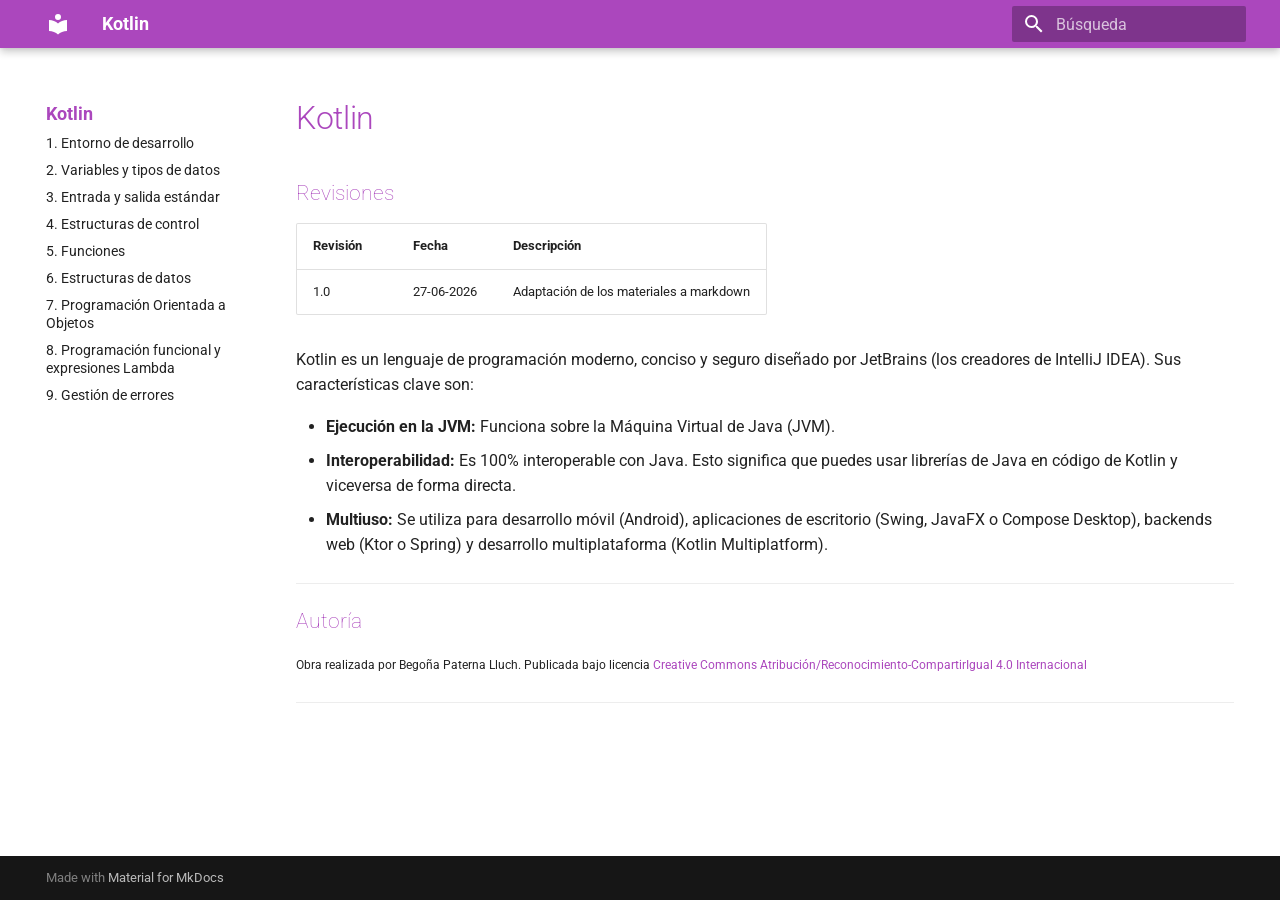
<file: index.html>
<!doctype html>
<html lang="es" class="no-js">
  <head>
    
      <meta charset="utf-8">
      <meta name="viewport" content="width=device-width,initial-scale=1">
      
      
        <meta name="author" content="Begoña Paterna">
      
      
        <link rel="canonical" href="https://bpaterna.github.io/kotlin/index.html">
      
      
      
      
        
      
      
      <link rel="icon" href="assets/images/favicon.png">
      <meta name="generator" content="mkdocs-1.6.1, mkdocs-material-9.7.6">
    
    
      
        <title>Kotlin</title>
      
    
    
      <link rel="stylesheet" href="assets/stylesheets/main.484c7ddc.min.css">
      
        
        <link rel="stylesheet" href="assets/stylesheets/palette.ab4e12ef.min.css">
      
      


    
    
      
    
    
      
        
        
        <link rel="preconnect" href="https://fonts.gstatic.com" crossorigin>
        <link rel="stylesheet" href="https://fonts.googleapis.com/css?family=Roboto:300,300i,400,400i,700,700i%7CRoboto+Mono:400,400i,700,700i&display=fallback">
        <style>:root{--md-text-font:"Roboto";--md-code-font:"Roboto Mono"}</style>
      
    
    
      <link rel="stylesheet" href="stylesheets/extra.css">
    
    <script>__md_scope=new URL(".",location),__md_hash=e=>[...e].reduce(((e,_)=>(e<<5)-e+_.charCodeAt(0)),0),__md_get=(e,_=localStorage,t=__md_scope)=>JSON.parse(_.getItem(t.pathname+"."+e)),__md_set=(e,_,t=localStorage,a=__md_scope)=>{try{t.setItem(a.pathname+"."+e,JSON.stringify(_))}catch(e){}}</script>
    
      

    
    
  </head>
  
  
    
    
    
    
    
    <body dir="ltr" data-md-color-scheme="default" data-md-color-primary="purple" data-md-color-accent="indigo">
  
    
    <input class="md-toggle" data-md-toggle="drawer" type="checkbox" id="__drawer" autocomplete="off">
    <input class="md-toggle" data-md-toggle="search" type="checkbox" id="__search" autocomplete="off">
    <label class="md-overlay" for="__drawer"></label>
    <div data-md-component="skip">
      
        
        <a href="#kotlin" class="md-skip">
          Saltar a contenido
        </a>
      
    </div>
    <div data-md-component="announce">
      
    </div>
    
    
      

  

<header class="md-header md-header--shadow" data-md-component="header">
  <nav class="md-header__inner md-grid" aria-label="Cabecera">
    <a href="." title="Kotlin" class="md-header__button md-logo" aria-label="Kotlin" data-md-component="logo">
      
  
  <svg xmlns="http://www.w3.org/2000/svg" viewBox="0 0 24 24"><path d="M12 8a3 3 0 0 0 3-3 3 3 0 0 0-3-3 3 3 0 0 0-3 3 3 3 0 0 0 3 3m0 3.54C9.64 9.35 6.5 8 3 8v11c3.5 0 6.64 1.35 9 3.54 2.36-2.19 5.5-3.54 9-3.54V8c-3.5 0-6.64 1.35-9 3.54"/></svg>

    </a>
    <label class="md-header__button md-icon" for="__drawer">
      
      <svg xmlns="http://www.w3.org/2000/svg" viewBox="0 0 24 24"><path d="M3 6h18v2H3zm0 5h18v2H3zm0 5h18v2H3z"/></svg>
    </label>
    <div class="md-header__title" data-md-component="header-title">
      <div class="md-header__ellipsis">
        <div class="md-header__topic">
          <span class="md-ellipsis">
            Kotlin
          </span>
        </div>
        <div class="md-header__topic" data-md-component="header-topic">
          <span class="md-ellipsis">
            
              Kotlin
            
          </span>
        </div>
      </div>
    </div>
    
      
    
    
    
    
      
      
        <label class="md-header__button md-icon" for="__search">
          
          <svg xmlns="http://www.w3.org/2000/svg" viewBox="0 0 24 24"><path d="M9.5 3A6.5 6.5 0 0 1 16 9.5c0 1.61-.59 3.09-1.56 4.23l.27.27h.79l5 5-1.5 1.5-5-5v-.79l-.27-.27A6.52 6.52 0 0 1 9.5 16 6.5 6.5 0 0 1 3 9.5 6.5 6.5 0 0 1 9.5 3m0 2C7 5 5 7 5 9.5S7 14 9.5 14 14 12 14 9.5 12 5 9.5 5"/></svg>
        </label>
        <div class="md-search" data-md-component="search" role="dialog">
  <label class="md-search__overlay" for="__search"></label>
  <div class="md-search__inner" role="search">
    <form class="md-search__form" name="search">
      <input type="text" class="md-search__input" name="query" aria-label="Búsqueda" placeholder="Búsqueda" autocapitalize="off" autocorrect="off" autocomplete="off" spellcheck="false" data-md-component="search-query" required>
      <label class="md-search__icon md-icon" for="__search">
        
        <svg xmlns="http://www.w3.org/2000/svg" viewBox="0 0 24 24"><path d="M9.5 3A6.5 6.5 0 0 1 16 9.5c0 1.61-.59 3.09-1.56 4.23l.27.27h.79l5 5-1.5 1.5-5-5v-.79l-.27-.27A6.52 6.52 0 0 1 9.5 16 6.5 6.5 0 0 1 3 9.5 6.5 6.5 0 0 1 9.5 3m0 2C7 5 5 7 5 9.5S7 14 9.5 14 14 12 14 9.5 12 5 9.5 5"/></svg>
        
        <svg xmlns="http://www.w3.org/2000/svg" viewBox="0 0 24 24"><path d="M20 11v2H8l5.5 5.5-1.42 1.42L4.16 12l7.92-7.92L13.5 5.5 8 11z"/></svg>
      </label>
      <nav class="md-search__options" aria-label="Buscar">
        
        <button type="reset" class="md-search__icon md-icon" title="Limpiar" aria-label="Limpiar" tabindex="-1">
          
          <svg xmlns="http://www.w3.org/2000/svg" viewBox="0 0 24 24"><path d="M19 6.41 17.59 5 12 10.59 6.41 5 5 6.41 10.59 12 5 17.59 6.41 19 12 13.41 17.59 19 19 17.59 13.41 12z"/></svg>
        </button>
      </nav>
      
        <div class="md-search__suggest" data-md-component="search-suggest"></div>
      
    </form>
    <div class="md-search__output">
      <div class="md-search__scrollwrap" tabindex="0" data-md-scrollfix>
        <div class="md-search-result" data-md-component="search-result">
          <div class="md-search-result__meta">
            Inicializando búsqueda
          </div>
          <ol class="md-search-result__list" role="presentation"></ol>
        </div>
      </div>
    </div>
  </div>
</div>
      
    
    
  </nav>
  
</header>
    
    <div class="md-container" data-md-component="container">
      
      
        
          
        
      
      <main class="md-main" data-md-component="main">
        <div class="md-main__inner md-grid">
          
            
              
              <div class="md-sidebar md-sidebar--primary" data-md-component="sidebar" data-md-type="navigation" >
                <div class="md-sidebar__scrollwrap">
                  <div class="md-sidebar__inner">
                    



  

<nav class="md-nav md-nav--primary md-nav--integrated" aria-label="Navegación" data-md-level="0">
  <label class="md-nav__title" for="__drawer">
    <a href="." title="Kotlin" class="md-nav__button md-logo" aria-label="Kotlin" data-md-component="logo">
      
  
  <svg xmlns="http://www.w3.org/2000/svg" viewBox="0 0 24 24"><path d="M12 8a3 3 0 0 0 3-3 3 3 0 0 0-3-3 3 3 0 0 0-3 3 3 3 0 0 0 3 3m0 3.54C9.64 9.35 6.5 8 3 8v11c3.5 0 6.64 1.35 9 3.54 2.36-2.19 5.5-3.54 9-3.54V8c-3.5 0-6.64 1.35-9 3.54"/></svg>

    </a>
    Kotlin
  </label>
  
  <ul class="md-nav__list" data-md-scrollfix>
    
      
      
  
  
  
  
    <li class="md-nav__item">
      <a href="kotlin01.html" class="md-nav__link">
        
  
  
  <span class="md-ellipsis">
    
  
    1. Entorno de desarrollo
  

    
  </span>
  
  

      </a>
    </li>
  

    
      
      
  
  
  
  
    <li class="md-nav__item">
      <a href="kotlin02.html" class="md-nav__link">
        
  
  
  <span class="md-ellipsis">
    
  
    2. Variables y tipos de datos
  

    
  </span>
  
  

      </a>
    </li>
  

    
      
      
  
  
  
  
    <li class="md-nav__item">
      <a href="kotlin03.html" class="md-nav__link">
        
  
  
  <span class="md-ellipsis">
    
  
    3. Entrada y salida estándar
  

    
  </span>
  
  

      </a>
    </li>
  

    
      
      
  
  
  
  
    <li class="md-nav__item">
      <a href="kotlin04.html" class="md-nav__link">
        
  
  
  <span class="md-ellipsis">
    
  
    4. Estructuras de control
  

    
  </span>
  
  

      </a>
    </li>
  

    
      
      
  
  
  
  
    <li class="md-nav__item">
      <a href="kotlin05.html" class="md-nav__link">
        
  
  
  <span class="md-ellipsis">
    
  
    5. Funciones
  

    
  </span>
  
  

      </a>
    </li>
  

    
      
      
  
  
  
  
    <li class="md-nav__item">
      <a href="kotlin06.html" class="md-nav__link">
        
  
  
  <span class="md-ellipsis">
    
  
    6. Estructuras de datos
  

    
  </span>
  
  

      </a>
    </li>
  

    
      
      
  
  
  
  
    <li class="md-nav__item">
      <a href="kotlin07.html" class="md-nav__link">
        
  
  
  <span class="md-ellipsis">
    
  
    7. Programación Orientada a Objetos
  

    
  </span>
  
  

      </a>
    </li>
  

    
      
      
  
  
  
  
    <li class="md-nav__item">
      <a href="kotlin08.html" class="md-nav__link">
        
  
  
  <span class="md-ellipsis">
    
  
    8. Programación funcional y expresiones Lambda
  

    
  </span>
  
  

      </a>
    </li>
  

    
      
      
  
  
  
  
    <li class="md-nav__item">
      <a href="kotlin09.html" class="md-nav__link">
        
  
  
  <span class="md-ellipsis">
    
  
    9. Gestión de errores
  

    
  </span>
  
  

      </a>
    </li>
  

    
  </ul>
</nav>
                  </div>
                </div>
              </div>
            
            
          
          
            <div class="md-content" data-md-component="content">
              
              <article class="md-content__inner md-typeset">
                
                  



<h1 id="kotlin">Kotlin<a class="headerlink" href="#kotlin" title="Permanent link">&para;</a></h1>
<p><span class="mi_h3">Revisiones</span></p>
<table>
<thead>
<tr>
<th>Revisión</th>
<th>Fecha</th>
<th>Descripción</th>
</tr>
</thead>
<tbody>
<tr>
<td>1.0</td>
<td>27-06-2026</td>
<td>Adaptación de los materiales a markdown</td>
</tr>
</tbody>
</table>
<p>Kotlin es un lenguaje de programación moderno, conciso y seguro diseñado por JetBrains (los creadores de IntelliJ IDEA). Sus características clave son:</p>
<ul>
<li><strong>Ejecución en la JVM:</strong> Funciona sobre la Máquina Virtual de Java (JVM).</li>
<li><strong>Interoperabilidad:</strong> Es 100% interoperable con Java. Esto significa que puedes usar librerías de Java en código de Kotlin y viceversa de forma directa.</li>
<li><strong>Multiuso:</strong> Se utiliza para desarrollo móvil (Android), aplicaciones de escritorio (Swing, JavaFX o Compose Desktop), backends web (Ktor o Spring) y desarrollo multiplataforma (Kotlin Multiplatform).</li>
</ul>
<hr />
<p><span class="mi_h3">Autoría</span></p>
<p><span class="mi_autoria">
Obra realizada por Begoña Paterna Lluch. Publicada bajo licencia <a href="https://creativecommons.org/licenses/by-sa/4.0/">Creative Commons Atribución/Reconocimiento-CompartirIgual 4.0 Internacional</a>
</span></p>
<hr />












                
              </article>
            </div>
          
          
  <script>var tabs=__md_get("__tabs");if(Array.isArray(tabs))e:for(var set of document.querySelectorAll(".tabbed-set")){var labels=set.querySelector(".tabbed-labels");for(var tab of tabs)for(var label of labels.getElementsByTagName("label"))if(label.innerText.trim()===tab){var input=document.getElementById(label.htmlFor);input.checked=!0;continue e}}</script>

<script>var target=document.getElementById(location.hash.slice(1));target&&target.name&&(target.checked=target.name.startsWith("__tabbed_"))</script>
        </div>
        
          <button type="button" class="md-top md-icon" data-md-component="top" hidden>
  
  <svg xmlns="http://www.w3.org/2000/svg" viewBox="0 0 24 24"><path d="M13 20h-2V8l-5.5 5.5-1.42-1.42L12 4.16l7.92 7.92-1.42 1.42L13 8z"/></svg>
  Volver al principio
</button>
        
      </main>
      
        <footer class="md-footer">
  
  <div class="md-footer-meta md-typeset">
    <div class="md-footer-meta__inner md-grid">
      <div class="md-copyright">
  
  
    Made with
    <a href="https://squidfunk.github.io/mkdocs-material/" target="_blank" rel="noopener">
      Material for MkDocs
    </a>
  
</div>
      
    </div>
  </div>
</footer>
      
    </div>
    <div class="md-dialog" data-md-component="dialog">
      <div class="md-dialog__inner md-typeset"></div>
    </div>
    
    
    
      
      
      <script id="__config" type="application/json">{"annotate": null, "base": ".", "features": ["content.code.copy", "content.tabs.link", "navigation.instant", "navigation.top", "navigation.sections", "search.highlight", "search.suggest", "toc.integrate"], "search": "assets/javascripts/workers/search.2c215733.min.js", "tags": null, "translations": {"clipboard.copied": "Copiado al portapapeles", "clipboard.copy": "Copiar al portapapeles", "search.result.more.one": "1 m\u00e1s en esta p\u00e1gina", "search.result.more.other": "# m\u00e1s en esta p\u00e1gina", "search.result.none": "No se encontraron documentos", "search.result.one": "1 documento encontrado", "search.result.other": "# documentos encontrados", "search.result.placeholder": "Teclee para comenzar b\u00fasqueda", "search.result.term.missing": "Falta", "select.version": "Seleccionar versi\u00f3n"}, "version": null}</script>
    
    
      <script src="assets/javascripts/bundle.79ae519e.min.js"></script>
      
    
  </body>
</html>
</file>
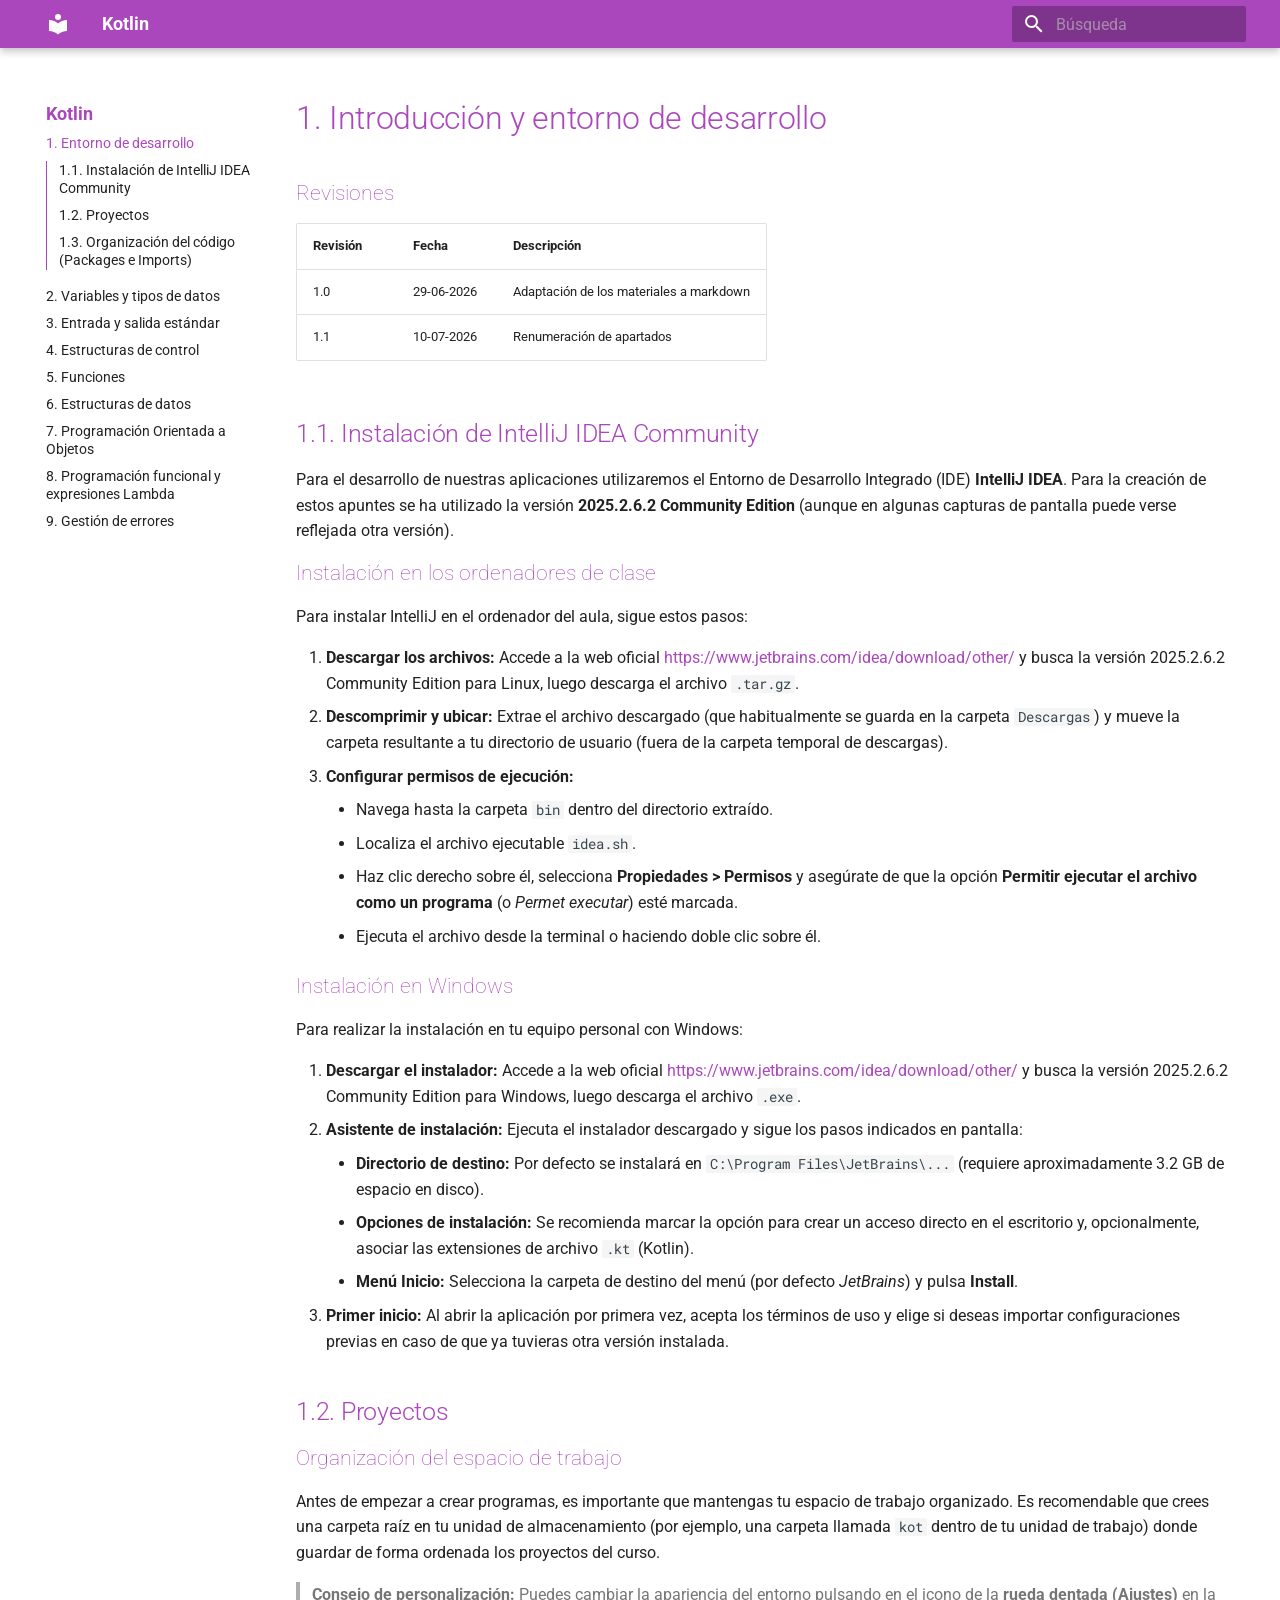
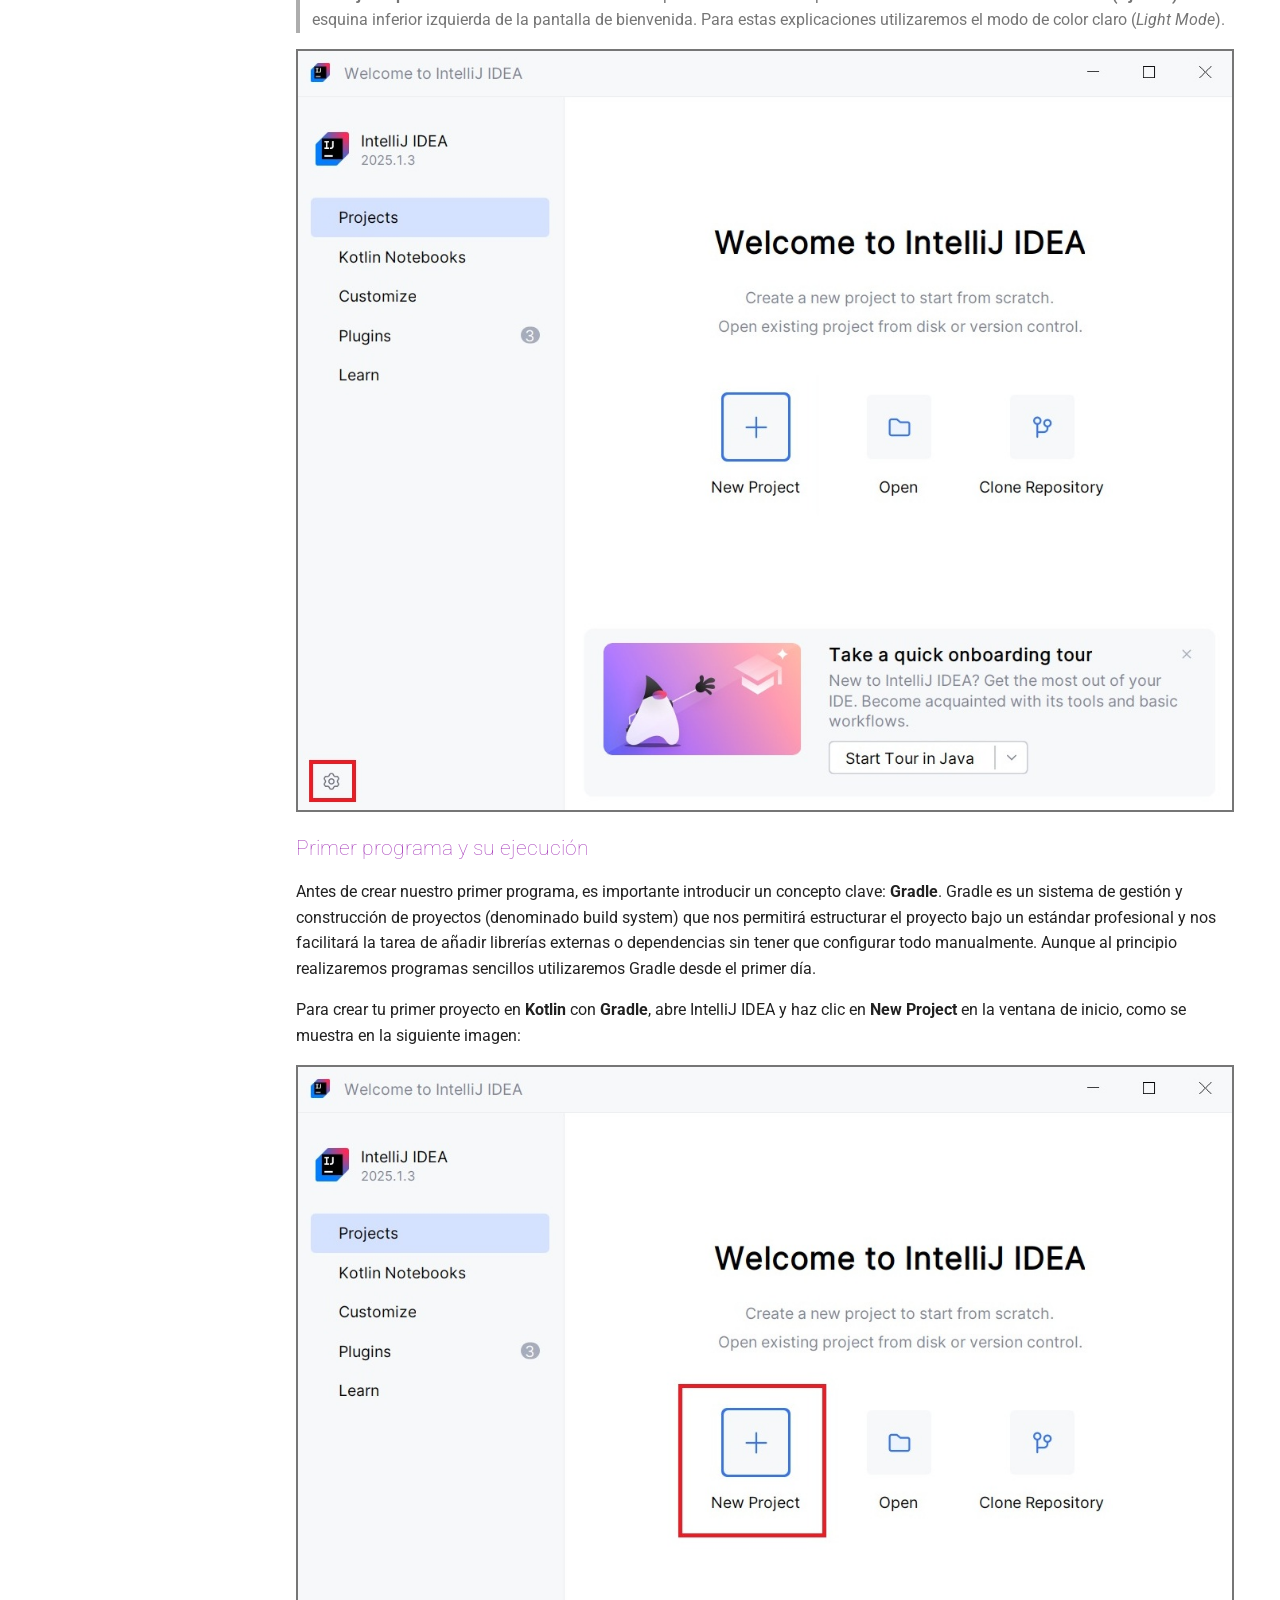
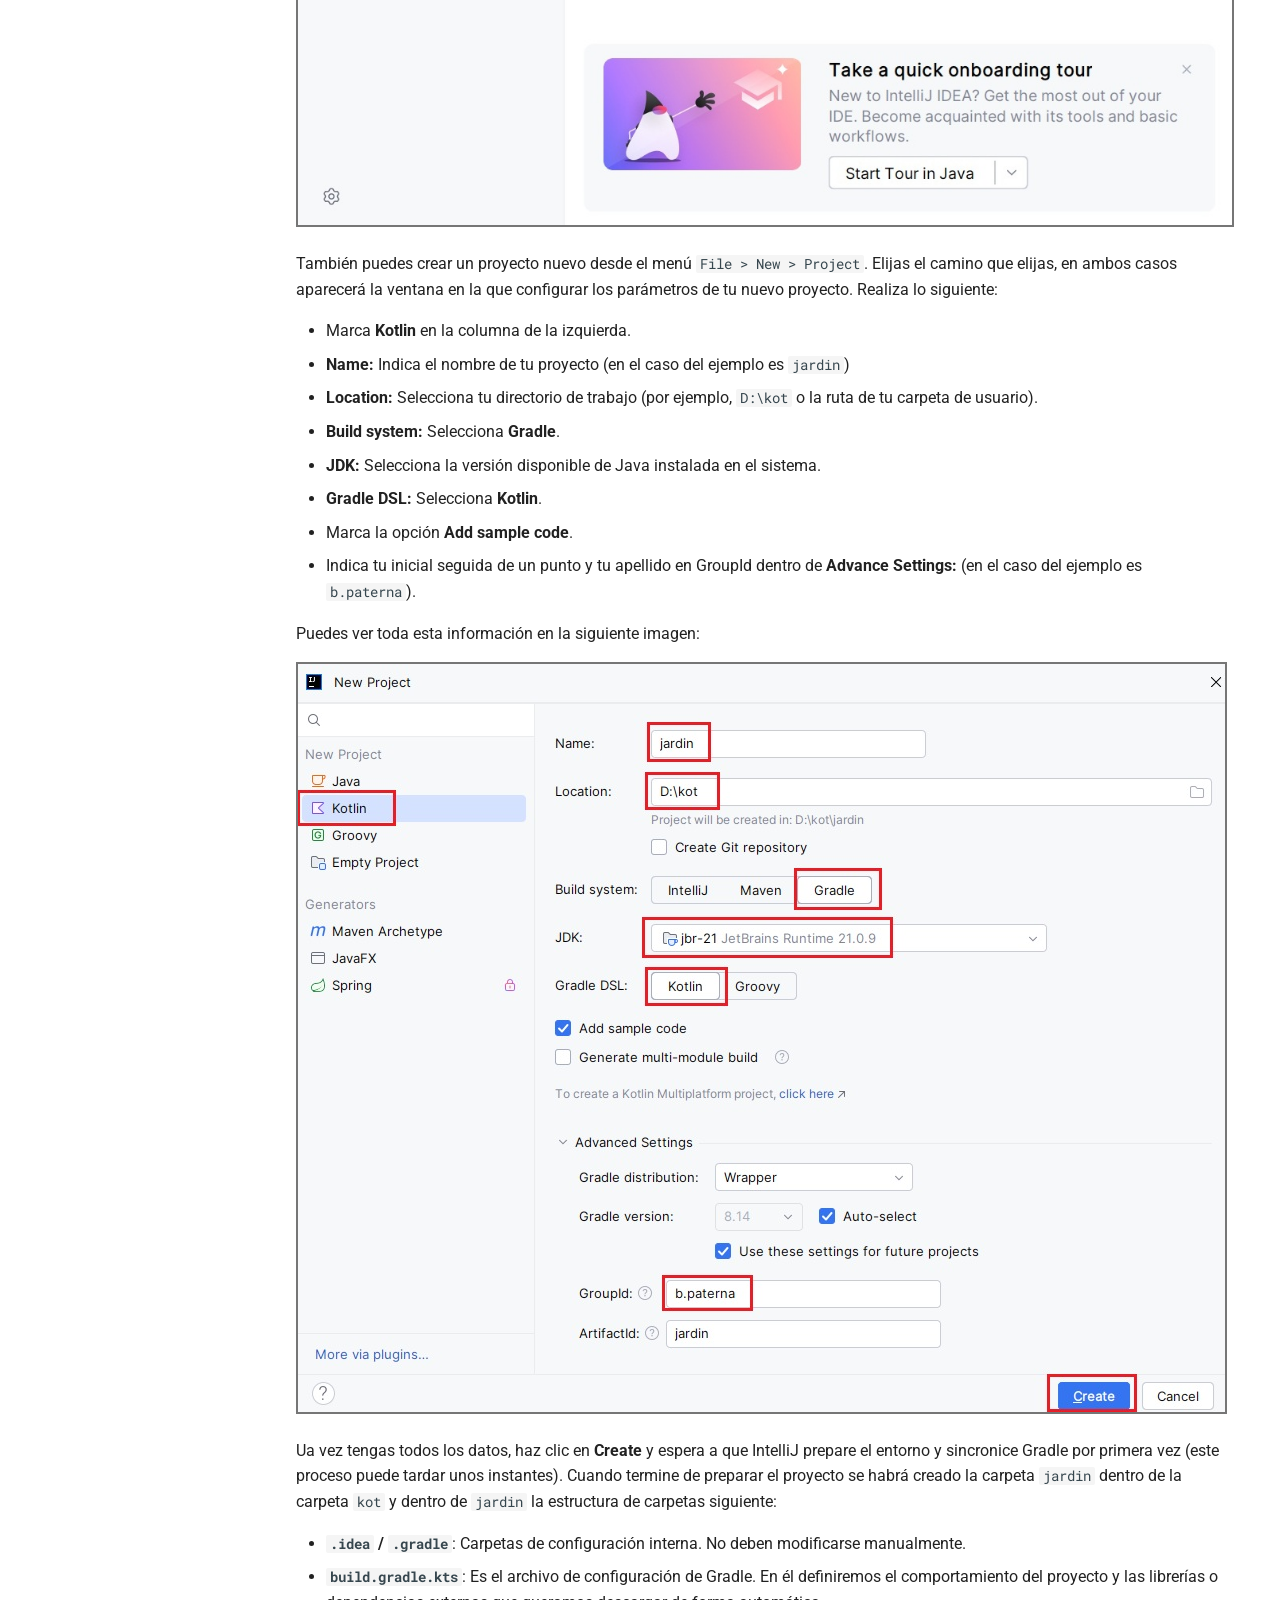
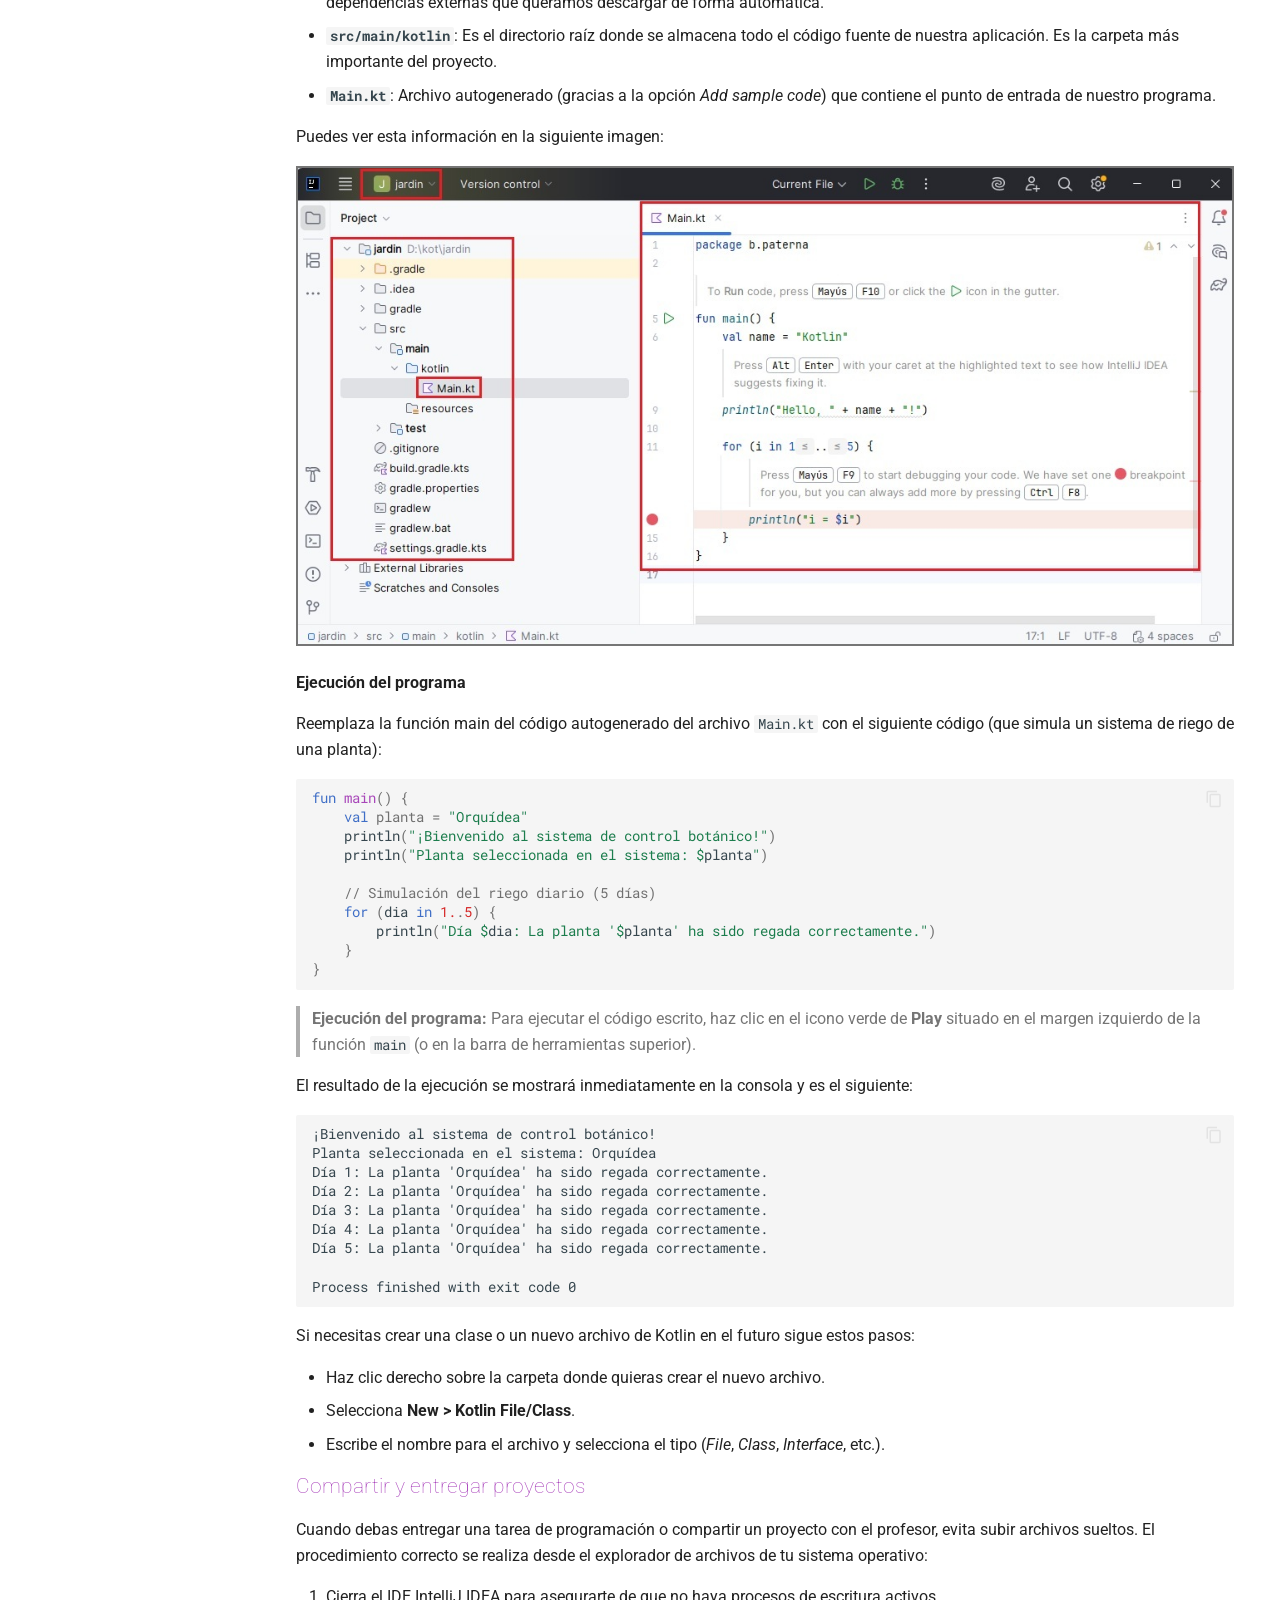
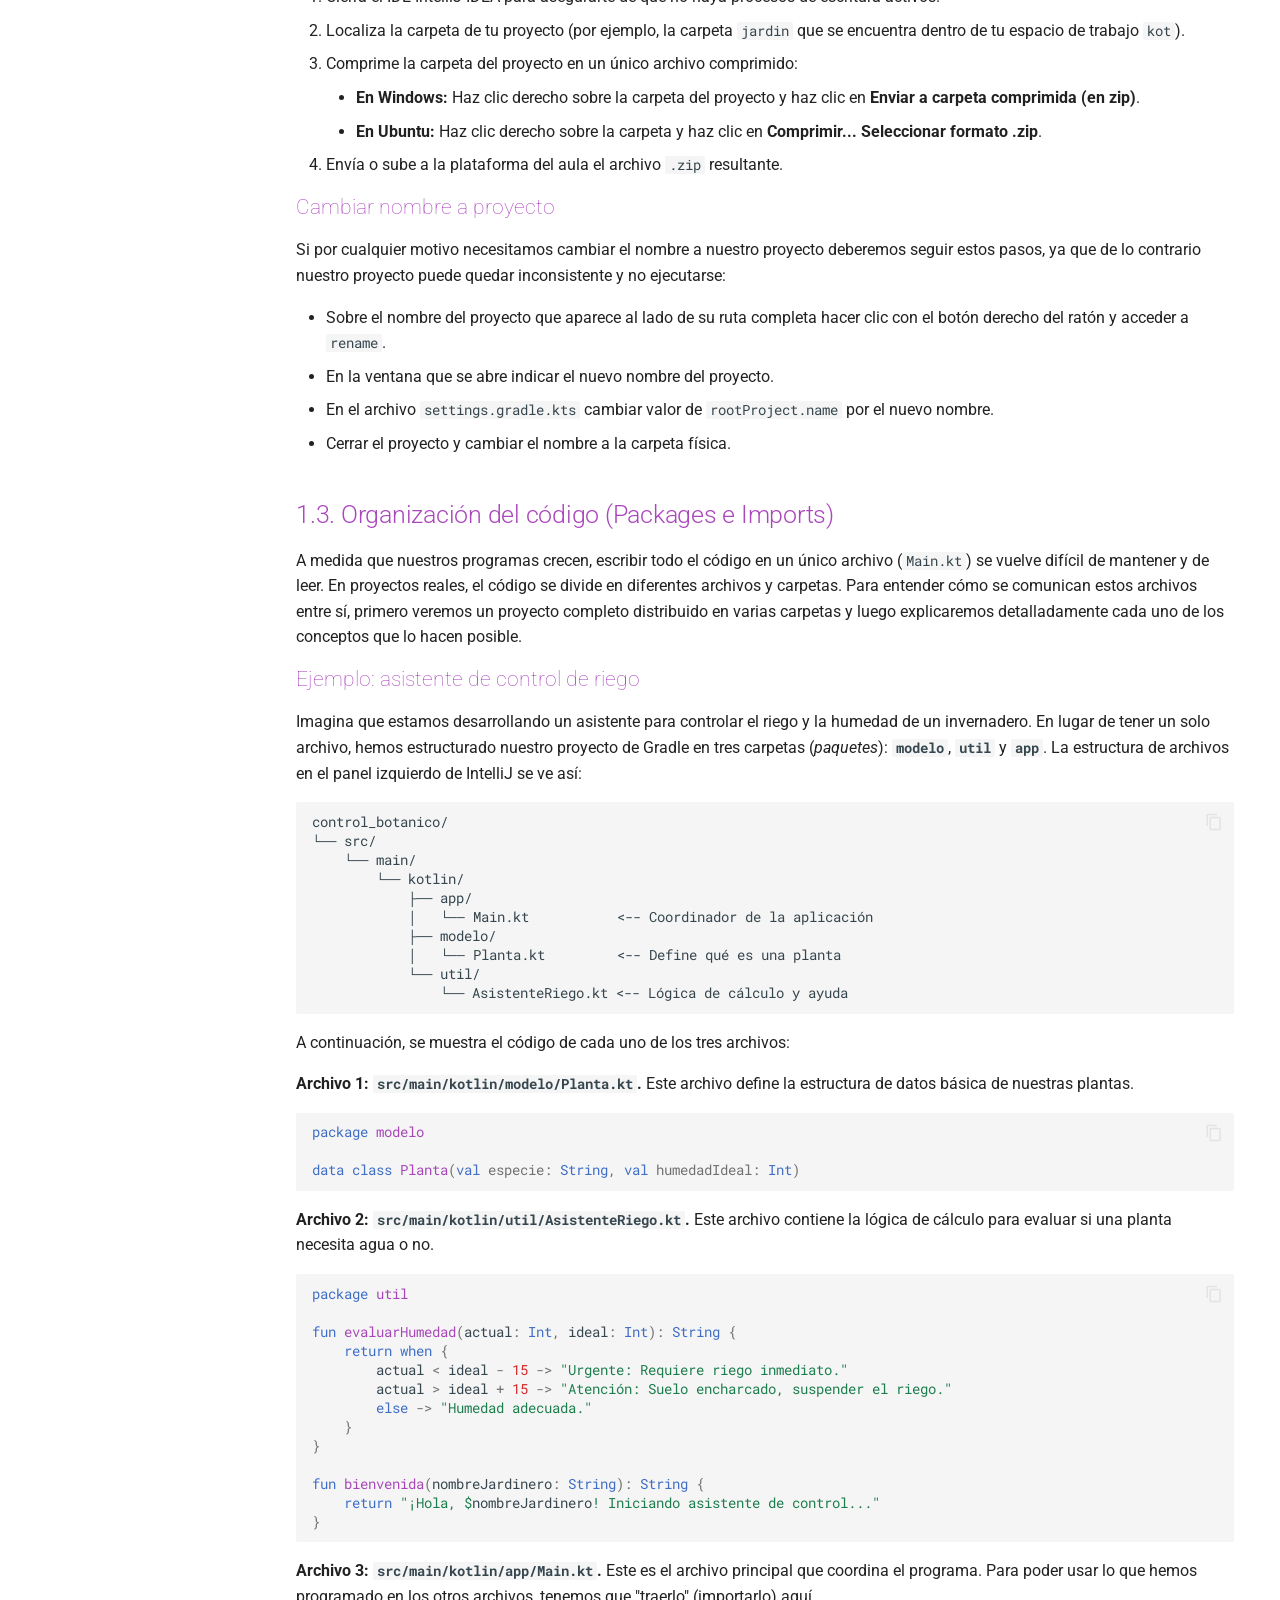
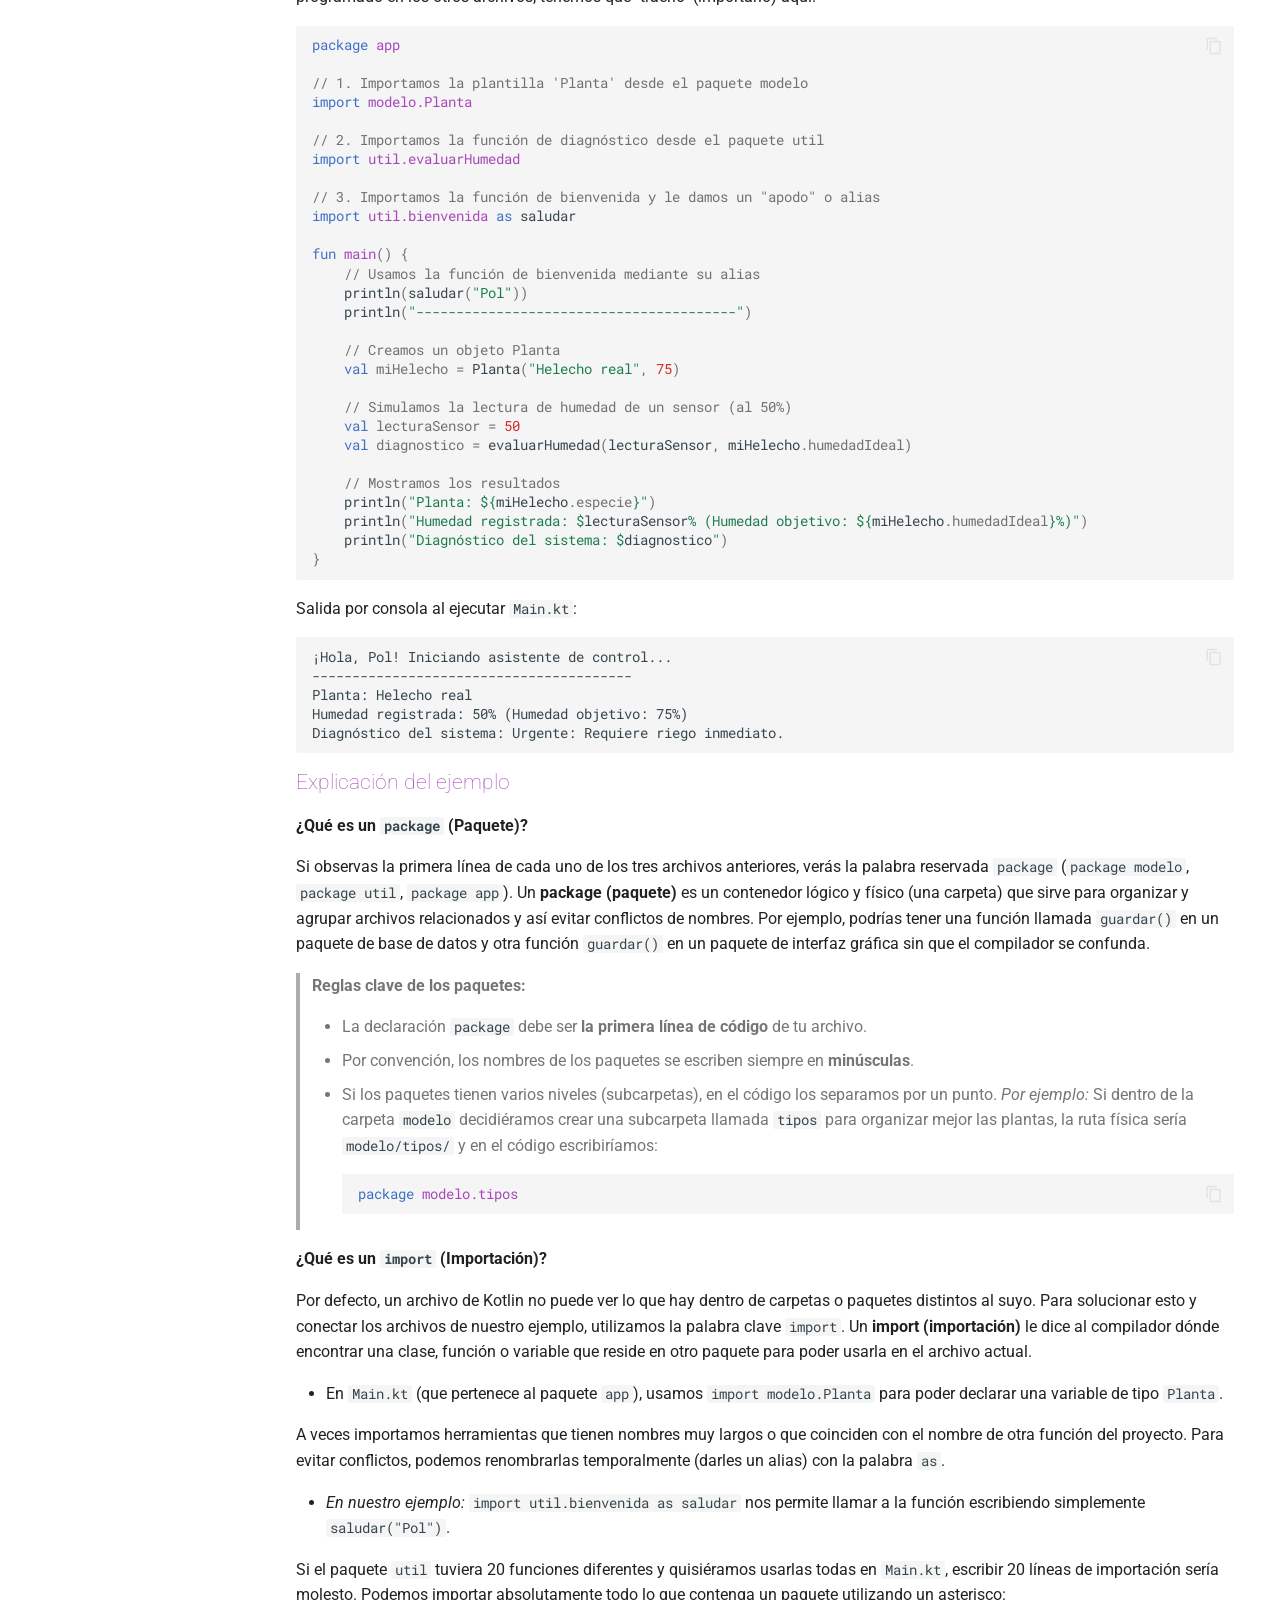
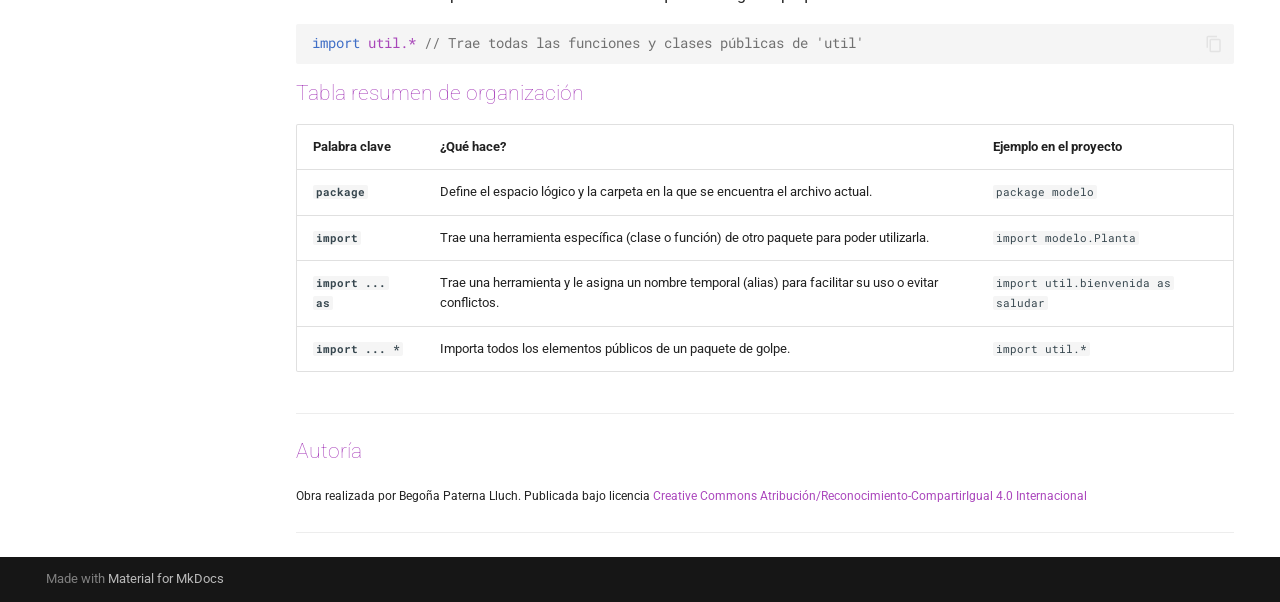
<file: kotlin01.html>
<!doctype html>
<html lang="es" class="no-js">
  <head>
    
      <meta charset="utf-8">
      <meta name="viewport" content="width=device-width,initial-scale=1">
      
      
        <meta name="author" content="Begoña Paterna">
      
      
        <link rel="canonical" href="https://bpaterna.github.io/kotlin/kotlin01.html">
      
      
      
        <link rel="next" href="kotlin02.html">
      
      
        
      
      
      <link rel="icon" href="assets/images/favicon.png">
      <meta name="generator" content="mkdocs-1.6.1, mkdocs-material-9.7.6">
    
    
      
        <title>1. Entorno de desarrollo - Kotlin</title>
      
    
    
      <link rel="stylesheet" href="assets/stylesheets/main.484c7ddc.min.css">
      
        
        <link rel="stylesheet" href="assets/stylesheets/palette.ab4e12ef.min.css">
      
      


    
    
      
    
    
      
        
        
        <link rel="preconnect" href="https://fonts.gstatic.com" crossorigin>
        <link rel="stylesheet" href="https://fonts.googleapis.com/css?family=Roboto:300,300i,400,400i,700,700i%7CRoboto+Mono:400,400i,700,700i&display=fallback">
        <style>:root{--md-text-font:"Roboto";--md-code-font:"Roboto Mono"}</style>
      
    
    
      <link rel="stylesheet" href="stylesheets/extra.css">
    
    <script>__md_scope=new URL(".",location),__md_hash=e=>[...e].reduce(((e,_)=>(e<<5)-e+_.charCodeAt(0)),0),__md_get=(e,_=localStorage,t=__md_scope)=>JSON.parse(_.getItem(t.pathname+"."+e)),__md_set=(e,_,t=localStorage,a=__md_scope)=>{try{t.setItem(a.pathname+"."+e,JSON.stringify(_))}catch(e){}}</script>
    
      

    
    
  </head>
  
  
    
    
    
    
    
    <body dir="ltr" data-md-color-scheme="default" data-md-color-primary="purple" data-md-color-accent="indigo">
  
    
    <input class="md-toggle" data-md-toggle="drawer" type="checkbox" id="__drawer" autocomplete="off">
    <input class="md-toggle" data-md-toggle="search" type="checkbox" id="__search" autocomplete="off">
    <label class="md-overlay" for="__drawer"></label>
    <div data-md-component="skip">
      
        
        <a href="#1-introduccion-y-entorno-de-desarrollo" class="md-skip">
          Saltar a contenido
        </a>
      
    </div>
    <div data-md-component="announce">
      
    </div>
    
    
      

  

<header class="md-header md-header--shadow" data-md-component="header">
  <nav class="md-header__inner md-grid" aria-label="Cabecera">
    <a href="." title="Kotlin" class="md-header__button md-logo" aria-label="Kotlin" data-md-component="logo">
      
  
  <svg xmlns="http://www.w3.org/2000/svg" viewBox="0 0 24 24"><path d="M12 8a3 3 0 0 0 3-3 3 3 0 0 0-3-3 3 3 0 0 0-3 3 3 3 0 0 0 3 3m0 3.54C9.64 9.35 6.5 8 3 8v11c3.5 0 6.64 1.35 9 3.54 2.36-2.19 5.5-3.54 9-3.54V8c-3.5 0-6.64 1.35-9 3.54"/></svg>

    </a>
    <label class="md-header__button md-icon" for="__drawer">
      
      <svg xmlns="http://www.w3.org/2000/svg" viewBox="0 0 24 24"><path d="M3 6h18v2H3zm0 5h18v2H3zm0 5h18v2H3z"/></svg>
    </label>
    <div class="md-header__title" data-md-component="header-title">
      <div class="md-header__ellipsis">
        <div class="md-header__topic">
          <span class="md-ellipsis">
            Kotlin
          </span>
        </div>
        <div class="md-header__topic" data-md-component="header-topic">
          <span class="md-ellipsis">
            
              1. Entorno de desarrollo
            
          </span>
        </div>
      </div>
    </div>
    
      
    
    
    
    
      
      
        <label class="md-header__button md-icon" for="__search">
          
          <svg xmlns="http://www.w3.org/2000/svg" viewBox="0 0 24 24"><path d="M9.5 3A6.5 6.5 0 0 1 16 9.5c0 1.61-.59 3.09-1.56 4.23l.27.27h.79l5 5-1.5 1.5-5-5v-.79l-.27-.27A6.52 6.52 0 0 1 9.5 16 6.5 6.5 0 0 1 3 9.5 6.5 6.5 0 0 1 9.5 3m0 2C7 5 5 7 5 9.5S7 14 9.5 14 14 12 14 9.5 12 5 9.5 5"/></svg>
        </label>
        <div class="md-search" data-md-component="search" role="dialog">
  <label class="md-search__overlay" for="__search"></label>
  <div class="md-search__inner" role="search">
    <form class="md-search__form" name="search">
      <input type="text" class="md-search__input" name="query" aria-label="Búsqueda" placeholder="Búsqueda" autocapitalize="off" autocorrect="off" autocomplete="off" spellcheck="false" data-md-component="search-query" required>
      <label class="md-search__icon md-icon" for="__search">
        
        <svg xmlns="http://www.w3.org/2000/svg" viewBox="0 0 24 24"><path d="M9.5 3A6.5 6.5 0 0 1 16 9.5c0 1.61-.59 3.09-1.56 4.23l.27.27h.79l5 5-1.5 1.5-5-5v-.79l-.27-.27A6.52 6.52 0 0 1 9.5 16 6.5 6.5 0 0 1 3 9.5 6.5 6.5 0 0 1 9.5 3m0 2C7 5 5 7 5 9.5S7 14 9.5 14 14 12 14 9.5 12 5 9.5 5"/></svg>
        
        <svg xmlns="http://www.w3.org/2000/svg" viewBox="0 0 24 24"><path d="M20 11v2H8l5.5 5.5-1.42 1.42L4.16 12l7.92-7.92L13.5 5.5 8 11z"/></svg>
      </label>
      <nav class="md-search__options" aria-label="Buscar">
        
        <button type="reset" class="md-search__icon md-icon" title="Limpiar" aria-label="Limpiar" tabindex="-1">
          
          <svg xmlns="http://www.w3.org/2000/svg" viewBox="0 0 24 24"><path d="M19 6.41 17.59 5 12 10.59 6.41 5 5 6.41 10.59 12 5 17.59 6.41 19 12 13.41 17.59 19 19 17.59 13.41 12z"/></svg>
        </button>
      </nav>
      
        <div class="md-search__suggest" data-md-component="search-suggest"></div>
      
    </form>
    <div class="md-search__output">
      <div class="md-search__scrollwrap" tabindex="0" data-md-scrollfix>
        <div class="md-search-result" data-md-component="search-result">
          <div class="md-search-result__meta">
            Inicializando búsqueda
          </div>
          <ol class="md-search-result__list" role="presentation"></ol>
        </div>
      </div>
    </div>
  </div>
</div>
      
    
    
  </nav>
  
</header>
    
    <div class="md-container" data-md-component="container">
      
      
        
          
        
      
      <main class="md-main" data-md-component="main">
        <div class="md-main__inner md-grid">
          
            
              
              <div class="md-sidebar md-sidebar--primary" data-md-component="sidebar" data-md-type="navigation" >
                <div class="md-sidebar__scrollwrap">
                  <div class="md-sidebar__inner">
                    



  

<nav class="md-nav md-nav--primary md-nav--integrated" aria-label="Navegación" data-md-level="0">
  <label class="md-nav__title" for="__drawer">
    <a href="." title="Kotlin" class="md-nav__button md-logo" aria-label="Kotlin" data-md-component="logo">
      
  
  <svg xmlns="http://www.w3.org/2000/svg" viewBox="0 0 24 24"><path d="M12 8a3 3 0 0 0 3-3 3 3 0 0 0-3-3 3 3 0 0 0-3 3 3 3 0 0 0 3 3m0 3.54C9.64 9.35 6.5 8 3 8v11c3.5 0 6.64 1.35 9 3.54 2.36-2.19 5.5-3.54 9-3.54V8c-3.5 0-6.64 1.35-9 3.54"/></svg>

    </a>
    Kotlin
  </label>
  
  <ul class="md-nav__list" data-md-scrollfix>
    
      
      
  
  
    
  
  
  
    <li class="md-nav__item md-nav__item--active">
      
      <input class="md-nav__toggle md-toggle" type="checkbox" id="__toc">
      
      
        
      
      
        <label class="md-nav__link md-nav__link--active" for="__toc">
          
  
  
  <span class="md-ellipsis">
    
  
    1. Entorno de desarrollo
  

    
  </span>
  
  

          <span class="md-nav__icon md-icon"></span>
        </label>
      
      <a href="kotlin01.html" class="md-nav__link md-nav__link--active">
        
  
  
  <span class="md-ellipsis">
    
  
    1. Entorno de desarrollo
  

    
  </span>
  
  

      </a>
      
        

<nav class="md-nav md-nav--secondary" aria-label="Tabla de contenidos">
  
  
  
    
  
  
    <label class="md-nav__title" for="__toc">
      <span class="md-nav__icon md-icon"></span>
      Tabla de contenidos
    </label>
    <ul class="md-nav__list" data-md-component="toc" data-md-scrollfix>
      
        <li class="md-nav__item">
  <a href="#11-instalacion-de-intellij-idea-community" class="md-nav__link">
    <span class="md-ellipsis">
      
        1.1. Instalación de IntelliJ IDEA Community
      
    </span>
  </a>
  
</li>
      
        <li class="md-nav__item">
  <a href="#12-proyectos" class="md-nav__link">
    <span class="md-ellipsis">
      
        1.2. Proyectos
      
    </span>
  </a>
  
</li>
      
        <li class="md-nav__item">
  <a href="#13-organizacion-del-codigo-packages-e-imports" class="md-nav__link">
    <span class="md-ellipsis">
      
        1.3. Organización del código (Packages e Imports)
      
    </span>
  </a>
  
</li>
      
    </ul>
  
</nav>
      
    </li>
  

    
      
      
  
  
  
  
    <li class="md-nav__item">
      <a href="kotlin02.html" class="md-nav__link">
        
  
  
  <span class="md-ellipsis">
    
  
    2. Variables y tipos de datos
  

    
  </span>
  
  

      </a>
    </li>
  

    
      
      
  
  
  
  
    <li class="md-nav__item">
      <a href="kotlin03.html" class="md-nav__link">
        
  
  
  <span class="md-ellipsis">
    
  
    3. Entrada y salida estándar
  

    
  </span>
  
  

      </a>
    </li>
  

    
      
      
  
  
  
  
    <li class="md-nav__item">
      <a href="kotlin04.html" class="md-nav__link">
        
  
  
  <span class="md-ellipsis">
    
  
    4. Estructuras de control
  

    
  </span>
  
  

      </a>
    </li>
  

    
      
      
  
  
  
  
    <li class="md-nav__item">
      <a href="kotlin05.html" class="md-nav__link">
        
  
  
  <span class="md-ellipsis">
    
  
    5. Funciones
  

    
  </span>
  
  

      </a>
    </li>
  

    
      
      
  
  
  
  
    <li class="md-nav__item">
      <a href="kotlin06.html" class="md-nav__link">
        
  
  
  <span class="md-ellipsis">
    
  
    6. Estructuras de datos
  

    
  </span>
  
  

      </a>
    </li>
  

    
      
      
  
  
  
  
    <li class="md-nav__item">
      <a href="kotlin07.html" class="md-nav__link">
        
  
  
  <span class="md-ellipsis">
    
  
    7. Programación Orientada a Objetos
  

    
  </span>
  
  

      </a>
    </li>
  

    
      
      
  
  
  
  
    <li class="md-nav__item">
      <a href="kotlin08.html" class="md-nav__link">
        
  
  
  <span class="md-ellipsis">
    
  
    8. Programación funcional y expresiones Lambda
  

    
  </span>
  
  

      </a>
    </li>
  

    
      
      
  
  
  
  
    <li class="md-nav__item">
      <a href="kotlin09.html" class="md-nav__link">
        
  
  
  <span class="md-ellipsis">
    
  
    9. Gestión de errores
  

    
  </span>
  
  

      </a>
    </li>
  

    
  </ul>
</nav>
                  </div>
                </div>
              </div>
            
            
          
          
            <div class="md-content" data-md-component="content">
              
              <article class="md-content__inner md-typeset">
                
                  



<h1 id="1-introduccion-y-entorno-de-desarrollo">1. Introducción y entorno de desarrollo<a class="headerlink" href="#1-introduccion-y-entorno-de-desarrollo" title="Permanent link">&para;</a></h1>
<p><span class="mi_h3">Revisiones</span></p>
<table>
<thead>
<tr>
<th>Revisión</th>
<th>Fecha</th>
<th>Descripción</th>
</tr>
</thead>
<tbody>
<tr>
<td>1.0</td>
<td>29-06-2026</td>
<td>Adaptación de los materiales a markdown</td>
</tr>
<tr>
<td>1.1</td>
<td>10-07-2026</td>
<td>Renumeración de apartados</td>
</tr>
</tbody>
</table>
<h2 id="11-instalacion-de-intellij-idea-community">1.1. Instalación de IntelliJ IDEA Community<a class="headerlink" href="#11-instalacion-de-intellij-idea-community" title="Permanent link">&para;</a></h2>
<p>Para el desarrollo de nuestras aplicaciones utilizaremos el Entorno de Desarrollo Integrado (IDE) <strong>IntelliJ IDEA</strong>. Para la creación de estos apuntes se ha utilizado la versión <strong>2025.2.6.2 Community Edition</strong> (aunque en algunas capturas de pantalla puede verse reflejada otra versión).</p>
<p><span class="mi_h3">Instalación en los ordenadores de clase</span></p>
<p>Para instalar IntelliJ en el ordenador del aula, sigue estos pasos:</p>
<ol>
<li><strong>Descargar los archivos:</strong> Accede a la web oficial <a href="https://www.jetbrains.com/idea/download/other/">https://www.jetbrains.com/idea/download/other/</a> y busca la versión 2025.2.6.2 Community Edition para Linux, luego descarga el archivo <code>.tar.gz</code>.</li>
<li><strong>Descomprimir y ubicar:</strong> Extrae el archivo descargado (que habitualmente se guarda en la carpeta <code>Descargas</code>) y mueve la carpeta resultante a tu directorio de usuario (fuera de la carpeta temporal de descargas).</li>
<li><strong>Configurar permisos de ejecución:</strong><ul>
<li>Navega hasta la carpeta <code>bin</code> dentro del directorio extraído.</li>
<li>Localiza el archivo ejecutable <code>idea.sh</code>.</li>
<li>Haz clic derecho sobre él, selecciona <strong>Propiedades &gt; Permisos</strong> y asegúrate de que la opción <strong>Permitir ejecutar el archivo como un programa</strong> (o <em>Permet executar</em>) esté marcada.</li>
<li>Ejecuta el archivo desde la terminal o haciendo doble clic sobre él.</li>
</ul>
</li>
</ol>
<p><span class="mi_h3">Instalación en Windows</span></p>
<p>Para realizar la instalación en tu equipo personal con Windows:</p>
<ol>
<li><strong>Descargar el instalador:</strong> Accede a la web oficial <a href="https://www.jetbrains.com/idea/download/other/">https://www.jetbrains.com/idea/download/other/</a> y busca la versión 2025.2.6.2 Community Edition para Windows, luego descarga el archivo <code>.exe</code>.</li>
<li><strong>Asistente de instalación:</strong> Ejecuta el instalador descargado y sigue los pasos indicados en pantalla:<ul>
<li><strong>Directorio de destino:</strong> Por defecto se instalará en <code>C:\Program Files\JetBrains\...</code> (requiere aproximadamente 3.2 GB de espacio en disco).</li>
<li><strong>Opciones de instalación:</strong> Se recomienda marcar la opción para crear un acceso directo en el escritorio y, opcionalmente, asociar las extensiones de archivo <code>.kt</code> (Kotlin).</li>
<li><strong>Menú Inicio:</strong> Selecciona la carpeta de destino del menú (por defecto <em>JetBrains</em>) y pulsa <strong>Install</strong>.</li>
</ul>
</li>
<li><strong>Primer inicio:</strong> Al abrir la aplicación por primera vez, acepta los términos de uso y elige si deseas importar configuraciones previas en caso de que ya tuvieras otra versión instalada.</li>
</ol>
<h2 id="12-proyectos">1.2. Proyectos<a class="headerlink" href="#12-proyectos" title="Permanent link">&para;</a></h2>
<p><span class="mi_h3">Organización del espacio de trabajo</span></p>
<p>Antes de empezar a crear programas, es importante que mantengas tu espacio de trabajo organizado. Es recomendable que crees una carpeta raíz en tu unidad de almacenamiento (por ejemplo, una carpeta llamada <code>kot</code> dentro de tu unidad de trabajo) donde guardar de forma ordenada los proyectos del curso.</p>
<blockquote>
<p><strong>Consejo de personalización:</strong> Puedes cambiar la apariencia del entorno pulsando en el icono de la <strong>rueda dentada (Ajustes)</strong> en la esquina inferior izquierda de la pantalla de bienvenida. Para estas explicaciones utilizaremos el modo de color claro (<em>Light Mode</em>). </p>
</blockquote>
<p><img alt="Imagen Kotlin 1" src="img/kotlin01.jpg" /></p>
<p><span class="mi_h3">Primer programa y su ejecución</span></p>
<p>Antes de crear nuestro primer programa, es importante introducir un concepto clave: <strong>Gradle</strong>. Gradle es un sistema de gestión y construcción de proyectos (denominado build system) que nos permitirá estructurar el proyecto bajo un estándar profesional y nos facilitará la tarea de añadir librerías externas o dependencias sin tener que configurar todo manualmente. Aunque al principio realizaremos programas sencillos utilizaremos Gradle desde el primer día. </p>
<p>Para crear tu primer proyecto en <strong>Kotlin</strong> con <strong>Gradle</strong>, abre IntelliJ IDEA y haz clic en <strong>New Project</strong> en la ventana de inicio, como se muestra en la siguiente imagen:</p>
<p><img alt="Imagen Kotlin 2" src="img/kotlin02.jpg" /></p>
<p>También puedes crear un proyecto nuevo desde el menú <code>File &gt; New &gt; Project</code>. Elijas el camino que elijas, en ambos casos aparecerá la ventana en la que configurar los parámetros de tu nuevo proyecto. Realiza lo siguiente:</p>
<ul>
<li>Marca <strong>Kotlin</strong> en la columna de la izquierda.</li>
<li><strong>Name:</strong> Indica el nombre de tu proyecto (en el caso del ejemplo es <code>jardin</code>)</li>
<li><strong>Location:</strong> Selecciona tu directorio de trabajo (por ejemplo, <code>D:\kot</code> o la ruta de tu carpeta de usuario).</li>
<li><strong>Build system:</strong> Selecciona <strong>Gradle</strong>.</li>
<li><strong>JDK:</strong> Selecciona la versión disponible de Java instalada en el sistema.</li>
<li><strong>Gradle DSL:</strong> Selecciona <strong>Kotlin</strong>.</li>
<li>Marca la opción <strong>Add sample code</strong>.</li>
<li>Indica tu inicial seguida de un punto y tu apellido en GroupId dentro de <strong>Advance Settings:</strong> (en el caso del ejemplo es <code>b.paterna</code>). </li>
</ul>
<p>Puedes ver toda esta información en la siguiente imagen:</p>
<p><img alt="Imagen Kotlin 3" src="img/kotlin03.jpg" /></p>
<p>Ua vez tengas todos los datos, haz clic en <strong>Create</strong> y espera a que IntelliJ prepare el entorno y sincronice Gradle por primera vez (este proceso puede tardar unos instantes). Cuando termine de preparar el proyecto se habrá creado la carpeta <code>jardin</code> dentro de la carpeta <code>kot</code> y dentro de <code>jardin</code> la estructura de carpetas siguiente:</p>
<ul>
<li><strong><code>.idea</code> / <code>.gradle</code></strong>: Carpetas de configuración interna. No deben modificarse manualmente.</li>
<li><strong><code>build.gradle.kts</code></strong>: Es el archivo de configuración de Gradle. En él definiremos el comportamiento del proyecto y las librerías o dependencias externas que queramos descargar de forma automática.</li>
<li><strong><code>src/main/kotlin</code></strong>: Es el directorio raíz donde se almacena todo el código fuente de nuestra aplicación. Es la carpeta más importante del proyecto.</li>
<li><strong><code>Main.kt</code></strong>: Archivo autogenerado (gracias a la opción <em>Add sample code</em>) que contiene el punto de entrada de nuestro programa.</li>
</ul>
<p>Puedes ver esta información en la siguiente imagen:</p>
<p><img alt="Imagen Kotlin 4" src="img/kotlin04.jpg" /></p>
<p><strong>Ejecución del programa</strong></p>
<p>Reemplaza la función main del código autogenerado del archivo <code>Main.kt</code> con el siguiente código (que simula un sistema de riego de una planta):</p>
<div class="highlight"><pre><span></span><code><span class="kd">fun</span><span class="w"> </span><span class="nf">main</span><span class="p">()</span><span class="w"> </span><span class="p">{</span>
<span class="w">    </span><span class="kd">val</span><span class="w"> </span><span class="nv">planta</span><span class="w"> </span><span class="o">=</span><span class="w"> </span><span class="s">&quot;Orquídea&quot;</span>
<span class="w">    </span><span class="n">println</span><span class="p">(</span><span class="s">&quot;¡Bienvenido al sistema de control botánico!&quot;</span><span class="p">)</span>
<span class="w">    </span><span class="n">println</span><span class="p">(</span><span class="s">&quot;Planta seleccionada en el sistema: </span><span class="si">$</span><span class="n">planta</span><span class="s">&quot;</span><span class="p">)</span>

<span class="w">    </span><span class="c1">// Simulación del riego diario (5 días)</span>
<span class="w">    </span><span class="k">for</span><span class="w"> </span><span class="p">(</span><span class="n">dia</span><span class="w"> </span><span class="k">in</span><span class="w"> </span><span class="m">1.</span><span class="p">.</span><span class="m">5</span><span class="p">)</span><span class="w"> </span><span class="p">{</span>
<span class="w">        </span><span class="n">println</span><span class="p">(</span><span class="s">&quot;Día </span><span class="si">$</span><span class="n">dia</span><span class="s">: La planta &#39;</span><span class="si">$</span><span class="n">planta</span><span class="s">&#39; ha sido regada correctamente.&quot;</span><span class="p">)</span>
<span class="w">    </span><span class="p">}</span>
<span class="p">}</span>
</code></pre></div>
<blockquote>
<p><strong>Ejecución del programa:</strong> Para ejecutar el código escrito, haz clic en el icono verde de <strong>Play</strong> situado en el margen izquierdo de la función <code>main</code> (o en la barra de herramientas superior).</p>
</blockquote>
<p>El resultado de la ejecución se mostrará inmediatamente en la consola y es el siguiente:</p>
<div class="highlight"><pre><span></span><code>¡Bienvenido al sistema de control botánico!
Planta seleccionada en el sistema: Orquídea
Día 1: La planta &#39;Orquídea&#39; ha sido regada correctamente.
Día 2: La planta &#39;Orquídea&#39; ha sido regada correctamente.
Día 3: La planta &#39;Orquídea&#39; ha sido regada correctamente.
Día 4: La planta &#39;Orquídea&#39; ha sido regada correctamente.
Día 5: La planta &#39;Orquídea&#39; ha sido regada correctamente.

Process finished with exit code 0
</code></pre></div>
<p>Si necesitas crear una clase o un nuevo archivo de Kotlin en el futuro sigue estos pasos:</p>
<ul>
<li>Haz clic derecho sobre la carpeta donde quieras crear el nuevo archivo.</li>
<li>Selecciona <strong>New &gt; Kotlin File/Class</strong>.</li>
<li>Escribe el nombre para el archivo y selecciona el tipo (<em>File</em>, <em>Class</em>, <em>Interface</em>, etc.).</li>
</ul>
<p><span class="mi_h3">Compartir y entregar proyectos</span></p>
<p>Cuando debas entregar una tarea de programación o compartir un proyecto con el profesor, evita subir archivos sueltos. El procedimiento correcto se realiza desde el explorador de archivos de tu sistema operativo:</p>
<ol>
<li>Cierra el IDE IntelliJ IDEA para asegurarte de que no haya procesos de escritura activos.</li>
<li>Localiza la carpeta de tu proyecto (por ejemplo, la carpeta <code>jardin</code> que se encuentra dentro de tu espacio de trabajo <code>kot</code>).</li>
<li>Comprime la carpeta del proyecto en un único archivo comprimido:<ul>
<li><strong>En Windows:</strong> Haz clic derecho sobre la carpeta del proyecto y haz clic en  <strong>Enviar a carpeta comprimida (en zip)</strong>.</li>
<li><strong>En Ubuntu:</strong> Haz clic derecho sobre la carpeta y haz clic en <strong>Comprimir... Seleccionar formato .zip</strong>.</li>
</ul>
</li>
<li>Envía o sube a la plataforma del aula el archivo <code>.zip</code> resultante.</li>
</ol>
<p><span class="mi_h3">Cambiar nombre a proyecto</span></p>
<p>Si por cualquier motivo necesitamos cambiar el nombre a nuestro proyecto deberemos seguir estos pasos, ya que de lo contrario nuestro proyecto puede quedar inconsistente y no ejecutarse:</p>
<ul>
<li>Sobre el nombre del proyecto que aparece al lado de su ruta completa hacer clic con el botón derecho del ratón y acceder a <code>rename</code>.</li>
<li>En la ventana que se abre indicar el nuevo nombre del proyecto.</li>
<li>En el archivo <code>settings.gradle.kts</code> cambiar valor de <code>rootProject.name</code> por el nuevo nombre.</li>
<li>Cerrar el proyecto y cambiar el nombre a la carpeta física.</li>
</ul>
<h2 id="13-organizacion-del-codigo-packages-e-imports">1.3. Organización del código (Packages e Imports)<a class="headerlink" href="#13-organizacion-del-codigo-packages-e-imports" title="Permanent link">&para;</a></h2>
<p>A medida que nuestros programas crecen, escribir todo el código en un único archivo (<code>Main.kt</code>) se vuelve difícil de mantener y de leer. En proyectos reales, el código se divide en diferentes archivos y carpetas. Para entender cómo se comunican estos archivos entre sí, primero veremos un proyecto completo distribuido en varias carpetas y luego explicaremos detalladamente cada uno de los conceptos que lo hacen posible.</p>
<p><span class="mi_h3">Ejemplo: asistente de control de riego</span></p>
<p>Imagina que estamos desarrollando un asistente para controlar el riego y la humedad de un invernadero. En lugar de tener un solo archivo, hemos estructurado nuestro proyecto de Gradle en tres carpetas (<em>paquetes</em>): <strong><code>modelo</code></strong>, <strong><code>util</code></strong> y <strong><code>app</code></strong>. La estructura de archivos en el panel izquierdo de IntelliJ se ve así:</p>
<div class="highlight"><pre><span></span><code>control_botanico/
└── src/
    └── main/
        └── kotlin/
            ├── app/
            │   └── Main.kt           &lt;-- Coordinador de la aplicación
            ├── modelo/
            │   └── Planta.kt         &lt;-- Define qué es una planta
            └── util/
                └── AsistenteRiego.kt &lt;-- Lógica de cálculo y ayuda
</code></pre></div>
<p>A continuación, se muestra el código de cada uno de los tres archivos:</p>
<p><strong>Archivo 1: <code>src/main/kotlin/modelo/Planta.kt</code>.</strong> Este archivo define la estructura de datos básica de nuestras plantas.</p>
<div class="highlight"><pre><span></span><code><span class="k">package</span><span class="w"> </span><span class="nn">modelo</span>

<span class="kd">data</span><span class="w"> </span><span class="kd">class</span><span class="w"> </span><span class="nc">Planta</span><span class="p">(</span><span class="kd">val</span><span class="w"> </span><span class="nv">especie</span><span class="p">:</span><span class="w"> </span><span class="kt">String</span><span class="p">,</span><span class="w"> </span><span class="kd">val</span><span class="w"> </span><span class="nv">humedadIdeal</span><span class="p">:</span><span class="w"> </span><span class="kt">Int</span><span class="p">)</span>
</code></pre></div>
<p><strong>Archivo 2: <code>src/main/kotlin/util/AsistenteRiego.kt</code>.</strong> Este archivo contiene la lógica de cálculo para evaluar si una planta necesita agua o no.</p>
<div class="highlight"><pre><span></span><code><span class="k">package</span><span class="w"> </span><span class="nn">util</span>

<span class="kd">fun</span><span class="w"> </span><span class="nf">evaluarHumedad</span><span class="p">(</span><span class="n">actual</span><span class="p">:</span><span class="w"> </span><span class="kt">Int</span><span class="p">,</span><span class="w"> </span><span class="n">ideal</span><span class="p">:</span><span class="w"> </span><span class="kt">Int</span><span class="p">):</span><span class="w"> </span><span class="kt">String</span><span class="w"> </span><span class="p">{</span>
<span class="w">    </span><span class="k">return</span><span class="w"> </span><span class="k">when</span><span class="w"> </span><span class="p">{</span>
<span class="w">        </span><span class="n">actual</span><span class="w"> </span><span class="o">&lt;</span><span class="w"> </span><span class="n">ideal</span><span class="w"> </span><span class="o">-</span><span class="w"> </span><span class="m">15</span><span class="w"> </span><span class="o">-&gt;</span><span class="w"> </span><span class="s">&quot;Urgente: Requiere riego inmediato.&quot;</span>
<span class="w">        </span><span class="n">actual</span><span class="w"> </span><span class="o">&gt;</span><span class="w"> </span><span class="n">ideal</span><span class="w"> </span><span class="o">+</span><span class="w"> </span><span class="m">15</span><span class="w"> </span><span class="o">-&gt;</span><span class="w"> </span><span class="s">&quot;Atención: Suelo encharcado, suspender el riego.&quot;</span>
<span class="w">        </span><span class="k">else</span><span class="w"> </span><span class="o">-&gt;</span><span class="w"> </span><span class="s">&quot;Humedad adecuada.&quot;</span>
<span class="w">    </span><span class="p">}</span>
<span class="p">}</span>

<span class="kd">fun</span><span class="w"> </span><span class="nf">bienvenida</span><span class="p">(</span><span class="n">nombreJardinero</span><span class="p">:</span><span class="w"> </span><span class="kt">String</span><span class="p">):</span><span class="w"> </span><span class="kt">String</span><span class="w"> </span><span class="p">{</span>
<span class="w">    </span><span class="k">return</span><span class="w"> </span><span class="s">&quot;¡Hola, </span><span class="si">$</span><span class="n">nombreJardinero</span><span class="s">! Iniciando asistente de control...&quot;</span>
<span class="p">}</span>
</code></pre></div>
<p><strong>Archivo 3: <code>src/main/kotlin/app/Main.kt</code>.</strong> Este es el archivo principal que coordina el programa. Para poder usar lo que hemos programado en los otros archivos, tenemos que "traerlo" (importarlo) aquí.</p>
<div class="highlight"><pre><span></span><code><span class="k">package</span><span class="w"> </span><span class="nn">app</span>

<span class="c1">// 1. Importamos la plantilla &#39;Planta&#39; desde el paquete modelo</span>
<span class="k">import</span><span class="w"> </span><span class="nn">modelo.Planta</span>

<span class="c1">// 2. Importamos la función de diagnóstico desde el paquete util</span>
<span class="k">import</span><span class="w"> </span><span class="nn">util.evaluarHumedad</span>

<span class="c1">// 3. Importamos la función de bienvenida y le damos un &quot;apodo&quot; o alias</span>
<span class="k">import</span><span class="w"> </span><span class="nn">util.bienvenida</span><span class="w"> </span><span class="k">as</span><span class="w"> </span><span class="n">saludar</span>

<span class="kd">fun</span><span class="w"> </span><span class="nf">main</span><span class="p">()</span><span class="w"> </span><span class="p">{</span>
<span class="w">    </span><span class="c1">// Usamos la función de bienvenida mediante su alias</span>
<span class="w">    </span><span class="n">println</span><span class="p">(</span><span class="n">saludar</span><span class="p">(</span><span class="s">&quot;Pol&quot;</span><span class="p">))</span>
<span class="w">    </span><span class="n">println</span><span class="p">(</span><span class="s">&quot;----------------------------------------&quot;</span><span class="p">)</span>

<span class="w">    </span><span class="c1">// Creamos un objeto Planta</span>
<span class="w">    </span><span class="kd">val</span><span class="w"> </span><span class="nv">miHelecho</span><span class="w"> </span><span class="o">=</span><span class="w"> </span><span class="n">Planta</span><span class="p">(</span><span class="s">&quot;Helecho real&quot;</span><span class="p">,</span><span class="w"> </span><span class="m">75</span><span class="p">)</span>

<span class="w">    </span><span class="c1">// Simulamos la lectura de humedad de un sensor (al 50%)</span>
<span class="w">    </span><span class="kd">val</span><span class="w"> </span><span class="nv">lecturaSensor</span><span class="w"> </span><span class="o">=</span><span class="w"> </span><span class="m">50</span>
<span class="w">    </span><span class="kd">val</span><span class="w"> </span><span class="nv">diagnostico</span><span class="w"> </span><span class="o">=</span><span class="w"> </span><span class="n">evaluarHumedad</span><span class="p">(</span><span class="n">lecturaSensor</span><span class="p">,</span><span class="w"> </span><span class="n">miHelecho</span><span class="p">.</span><span class="na">humedadIdeal</span><span class="p">)</span>

<span class="w">    </span><span class="c1">// Mostramos los resultados</span>
<span class="w">    </span><span class="n">println</span><span class="p">(</span><span class="s">&quot;Planta: </span><span class="si">${</span><span class="n">miHelecho</span><span class="p">.</span><span class="na">especie</span><span class="si">}</span><span class="s">&quot;</span><span class="p">)</span>
<span class="w">    </span><span class="n">println</span><span class="p">(</span><span class="s">&quot;Humedad registrada: </span><span class="si">$</span><span class="n">lecturaSensor</span><span class="s">% (Humedad objetivo: </span><span class="si">${</span><span class="n">miHelecho</span><span class="p">.</span><span class="na">humedadIdeal</span><span class="si">}</span><span class="s">%)&quot;</span><span class="p">)</span>
<span class="w">    </span><span class="n">println</span><span class="p">(</span><span class="s">&quot;Diagnóstico del sistema: </span><span class="si">$</span><span class="n">diagnostico</span><span class="s">&quot;</span><span class="p">)</span>
<span class="p">}</span>
</code></pre></div>
<p>Salida por consola al ejecutar <code>Main.kt</code>:</p>
<div class="highlight"><pre><span></span><code>¡Hola, Pol! Iniciando asistente de control...
----------------------------------------
Planta: Helecho real
Humedad registrada: 50% (Humedad objetivo: 75%)
Diagnóstico del sistema: Urgente: Requiere riego inmediato.
</code></pre></div>
<p><span class="mi_h3">Explicación del ejemplo</span>   </p>
<p><strong>¿Qué es un <code>package</code> (Paquete)?</strong></p>
<p>Si observas la primera línea de cada uno de los tres archivos anteriores, verás la palabra reservada <code>package</code> (<code>package modelo</code>, <code>package util</code>, <code>package app</code>). Un <strong>package (paquete)</strong> es un contenedor lógico y físico (una carpeta) que sirve para organizar y agrupar archivos relacionados y así evitar conflictos de nombres. Por ejemplo, podrías tener una función llamada <code>guardar()</code> en un paquete de base de datos y otra función <code>guardar()</code> en un paquete de interfaz gráfica sin que el compilador se confunda.</p>
<blockquote>
<p><strong>Reglas clave de los paquetes:</strong></p>
<ul>
<li>La declaración <code>package</code> debe ser <strong>la primera línea de código</strong> de tu archivo.</li>
<li>Por convención, los nombres de los paquetes se escriben siempre en <strong>minúsculas</strong>.</li>
<li>Si los paquetes tienen varios niveles (subcarpetas), en el código los separamos por un punto. <em>Por ejemplo:</em> Si dentro de la carpeta <code>modelo</code> decidiéramos crear una subcarpeta llamada <code>tipos</code> para organizar mejor las plantas, la ruta física sería <code>modelo/tipos/</code> y en el código escribiríamos:
      <div class="highlight"><pre><span></span><code><span class="k">package</span><span class="w"> </span><span class="nn">modelo.tipos</span>
</code></pre></div></li>
</ul>
</blockquote>
<p><strong>¿Qué es un <code>import</code> (Importación)?</strong></p>
<p>Por defecto, un archivo de Kotlin no puede ver lo que hay dentro de carpetas o paquetes distintos al suyo. Para solucionar esto y conectar los archivos de nuestro ejemplo, utilizamos la palabra clave <code>import</code>. Un <strong>import (importación)</strong> le dice al compilador dónde encontrar una clase, función o variable que reside en otro paquete para poder usarla en el archivo actual.</p>
<ul>
<li>En <code>Main.kt</code> (que pertenece al paquete <code>app</code>), usamos <code>import modelo.Planta</code> para poder declarar una variable de tipo <code>Planta</code>.</li>
</ul>
<p>A veces importamos herramientas que tienen nombres muy largos o que coinciden con el nombre de otra función del proyecto. Para evitar conflictos, podemos renombrarlas temporalmente (darles un alias) con la palabra <code>as</code>.</p>
<ul>
<li><em>En nuestro ejemplo:</em> <code>import util.bienvenida as saludar</code> nos permite llamar a la función escribiendo simplemente <code>saludar("Pol")</code>.</li>
</ul>
<p>Si el paquete <code>util</code> tuviera 20 funciones diferentes y quisiéramos usarlas todas en <code>Main.kt</code>, escribir 20 líneas de importación sería molesto. Podemos importar absolutamente todo lo que contenga un paquete utilizando un asterisco:</p>
<div class="highlight"><pre><span></span><code><span class="k">import</span><span class="w"> </span><span class="nn">util.*</span><span class="w"> </span><span class="c1">// Trae todas las funciones y clases públicas de &#39;util&#39;</span>
</code></pre></div>
<p><span class="mi_h3">Tabla resumen de organización</span></p>
<table>
<thead>
<tr>
<th style="text-align: left;">Palabra clave</th>
<th style="text-align: left;">¿Qué hace?</th>
<th style="text-align: left;">Ejemplo en el proyecto</th>
</tr>
</thead>
<tbody>
<tr>
<td style="text-align: left;"><strong><code>package</code></strong></td>
<td style="text-align: left;">Define el espacio lógico y la carpeta en la que se encuentra el archivo actual.</td>
<td style="text-align: left;"><code>package modelo</code></td>
</tr>
<tr>
<td style="text-align: left;"><strong><code>import</code></strong></td>
<td style="text-align: left;">Trae una herramienta específica (clase o función) de otro paquete para poder utilizarla.</td>
<td style="text-align: left;"><code>import modelo.Planta</code></td>
</tr>
<tr>
<td style="text-align: left;"><strong><code>import ... as</code></strong></td>
<td style="text-align: left;">Trae una herramienta y le asigna un nombre temporal (alias) para facilitar su uso o evitar conflictos.</td>
<td style="text-align: left;"><code>import util.bienvenida as saludar</code></td>
</tr>
<tr>
<td style="text-align: left;"><strong><code>import ... *</code></strong></td>
<td style="text-align: left;">Importa todos los elementos públicos de un paquete de golpe.</td>
<td style="text-align: left;"><code>import util.*</code></td>
</tr>
</tbody>
</table>
<hr />
<p><span class="mi_h3">Autoría</span></p>
<p><span class="mi_autoria">
Obra realizada por Begoña Paterna Lluch. Publicada bajo licencia <a href="https://creativecommons.org/licenses/by-sa/4.0/">Creative Commons Atribución/Reconocimiento-CompartirIgual 4.0 Internacional</a>
</span></p>
<hr />












                
              </article>
            </div>
          
          
  <script>var tabs=__md_get("__tabs");if(Array.isArray(tabs))e:for(var set of document.querySelectorAll(".tabbed-set")){var labels=set.querySelector(".tabbed-labels");for(var tab of tabs)for(var label of labels.getElementsByTagName("label"))if(label.innerText.trim()===tab){var input=document.getElementById(label.htmlFor);input.checked=!0;continue e}}</script>

<script>var target=document.getElementById(location.hash.slice(1));target&&target.name&&(target.checked=target.name.startsWith("__tabbed_"))</script>
        </div>
        
          <button type="button" class="md-top md-icon" data-md-component="top" hidden>
  
  <svg xmlns="http://www.w3.org/2000/svg" viewBox="0 0 24 24"><path d="M13 20h-2V8l-5.5 5.5-1.42-1.42L12 4.16l7.92 7.92-1.42 1.42L13 8z"/></svg>
  Volver al principio
</button>
        
      </main>
      
        <footer class="md-footer">
  
  <div class="md-footer-meta md-typeset">
    <div class="md-footer-meta__inner md-grid">
      <div class="md-copyright">
  
  
    Made with
    <a href="https://squidfunk.github.io/mkdocs-material/" target="_blank" rel="noopener">
      Material for MkDocs
    </a>
  
</div>
      
    </div>
  </div>
</footer>
      
    </div>
    <div class="md-dialog" data-md-component="dialog">
      <div class="md-dialog__inner md-typeset"></div>
    </div>
    
    
    
      
      
      <script id="__config" type="application/json">{"annotate": null, "base": ".", "features": ["content.code.copy", "content.tabs.link", "navigation.instant", "navigation.top", "navigation.sections", "search.highlight", "search.suggest", "toc.integrate"], "search": "assets/javascripts/workers/search.2c215733.min.js", "tags": null, "translations": {"clipboard.copied": "Copiado al portapapeles", "clipboard.copy": "Copiar al portapapeles", "search.result.more.one": "1 m\u00e1s en esta p\u00e1gina", "search.result.more.other": "# m\u00e1s en esta p\u00e1gina", "search.result.none": "No se encontraron documentos", "search.result.one": "1 documento encontrado", "search.result.other": "# documentos encontrados", "search.result.placeholder": "Teclee para comenzar b\u00fasqueda", "search.result.term.missing": "Falta", "select.version": "Seleccionar versi\u00f3n"}, "version": null}</script>
    
    
      <script src="assets/javascripts/bundle.79ae519e.min.js"></script>
      
    
  </body>
</html>
</file>
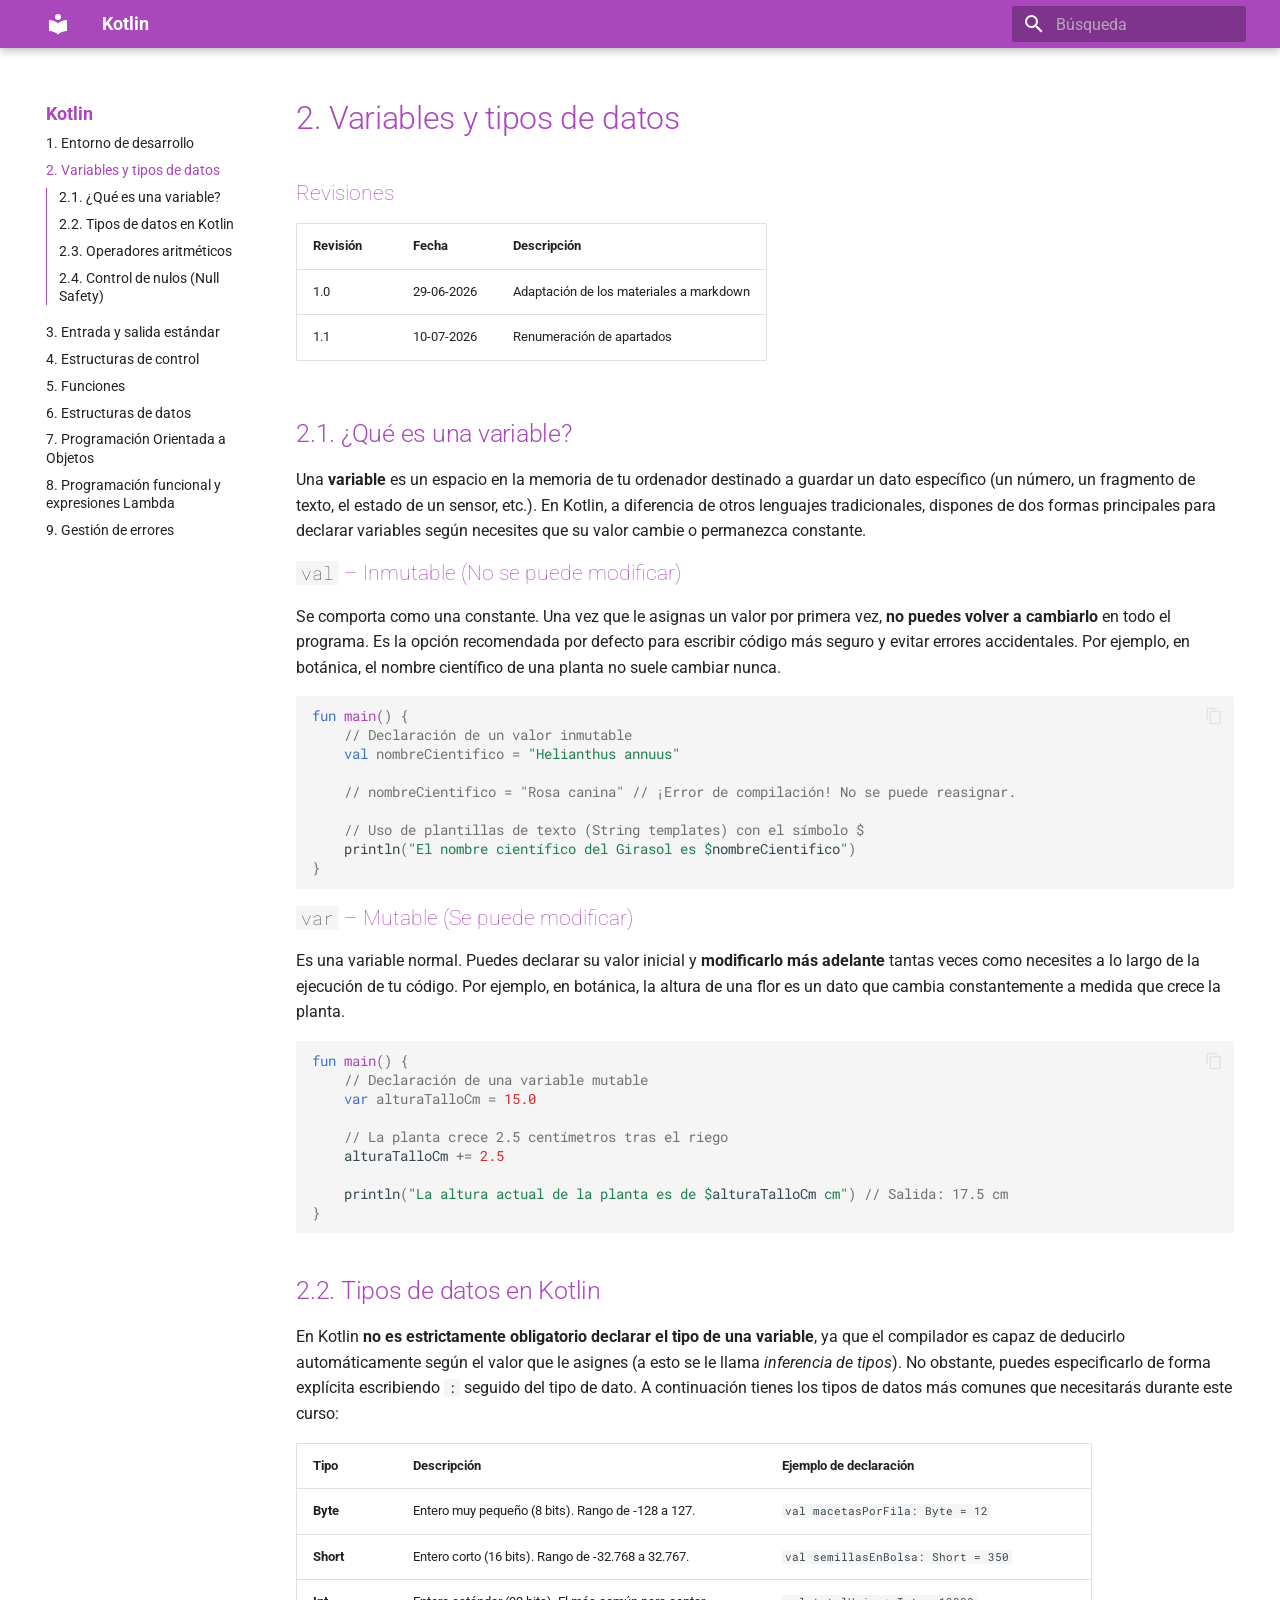
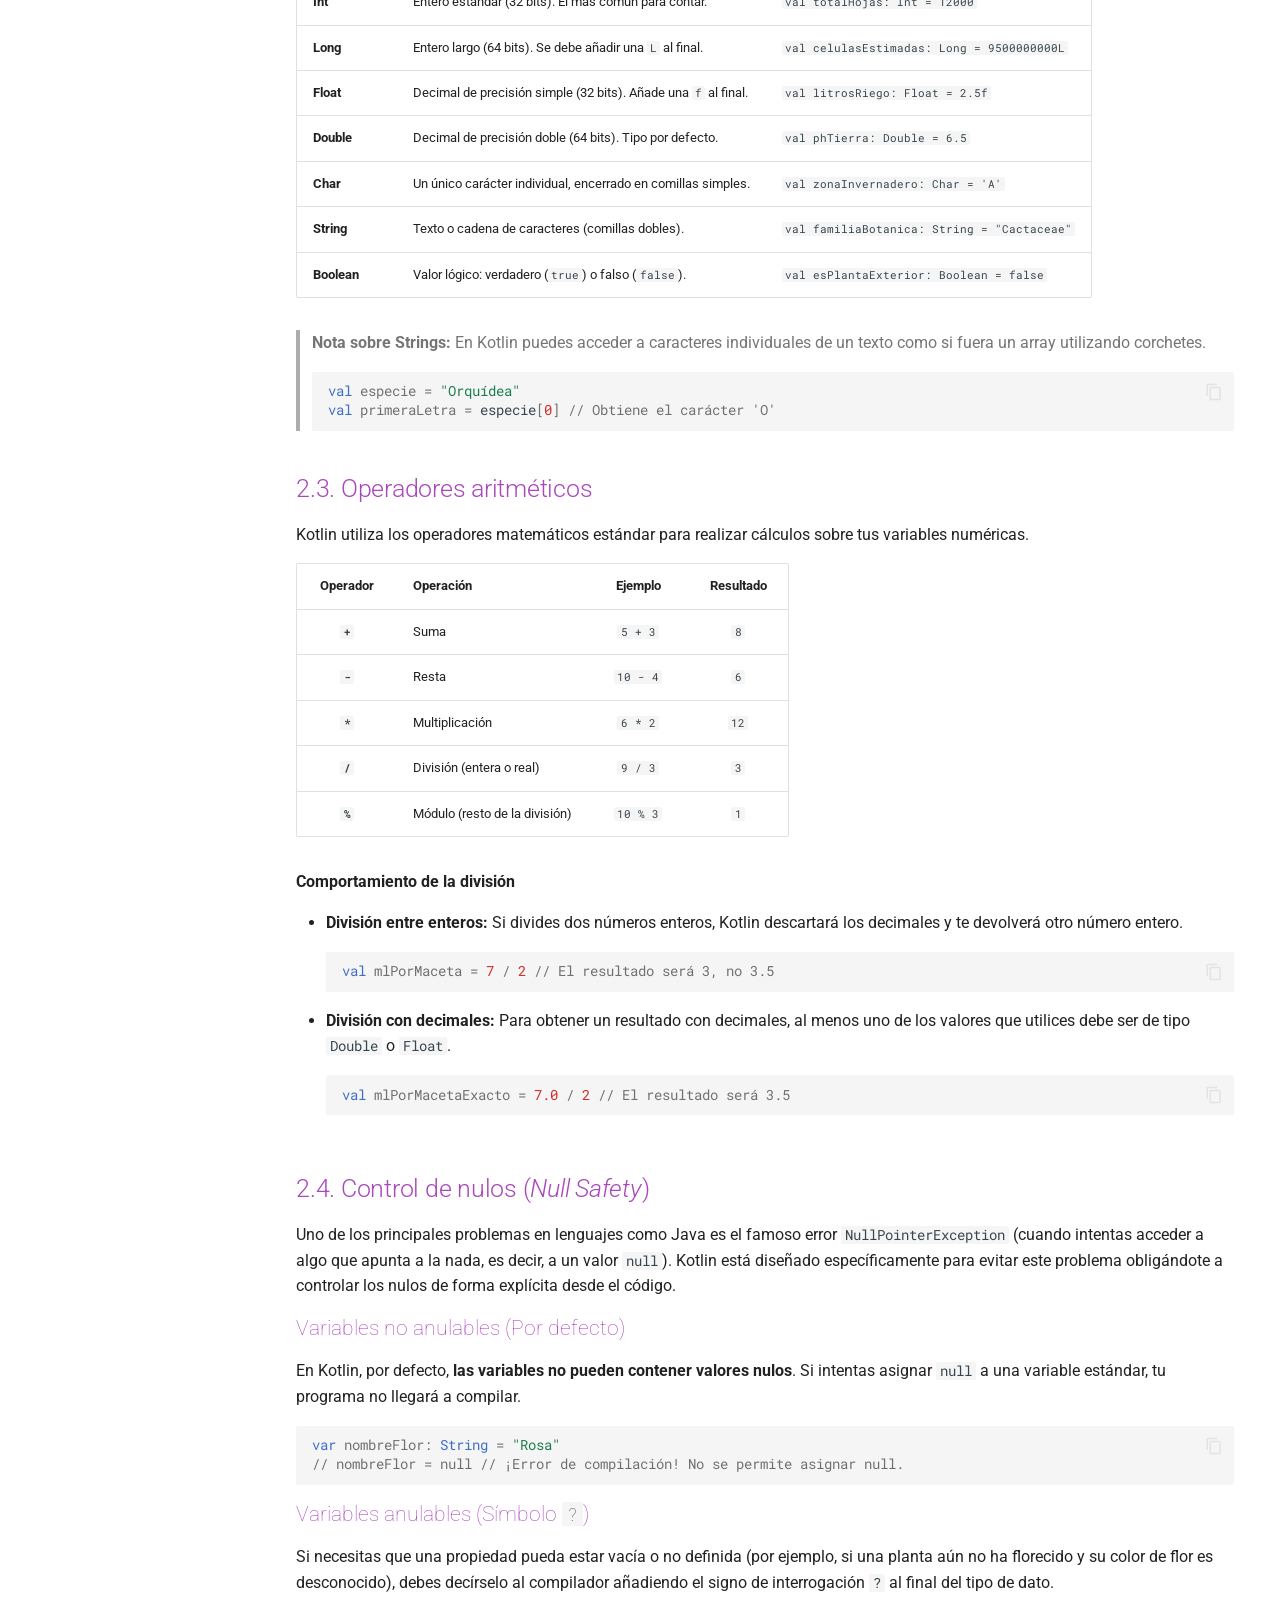
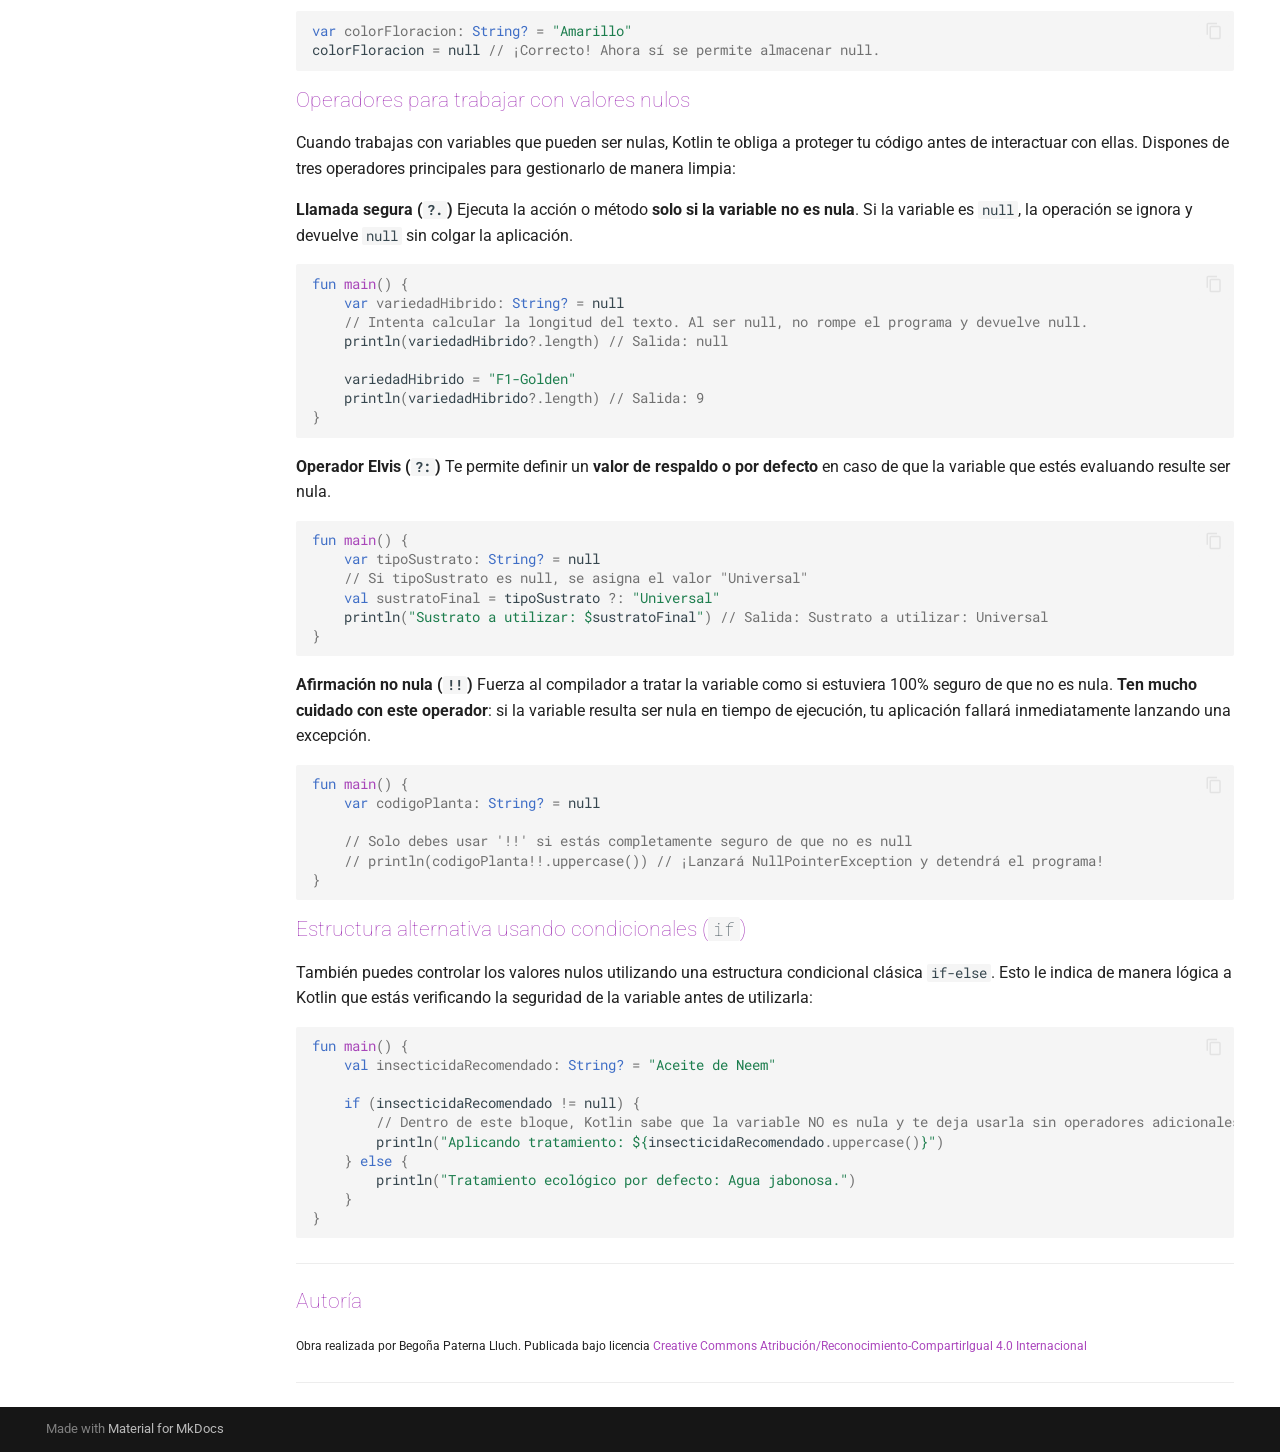
<file: kotlin02.html>
<!doctype html>
<html lang="es" class="no-js">
  <head>
    
      <meta charset="utf-8">
      <meta name="viewport" content="width=device-width,initial-scale=1">
      
      
        <meta name="author" content="Begoña Paterna">
      
      
        <link rel="canonical" href="https://bpaterna.github.io/kotlin/kotlin02.html">
      
      
        <link rel="prev" href="kotlin01.html">
      
      
        <link rel="next" href="kotlin03.html">
      
      
        
      
      
      <link rel="icon" href="assets/images/favicon.png">
      <meta name="generator" content="mkdocs-1.6.1, mkdocs-material-9.7.6">
    
    
      
        <title>2. Variables y tipos de datos - Kotlin</title>
      
    
    
      <link rel="stylesheet" href="assets/stylesheets/main.484c7ddc.min.css">
      
        
        <link rel="stylesheet" href="assets/stylesheets/palette.ab4e12ef.min.css">
      
      


    
    
      
    
    
      
        
        
        <link rel="preconnect" href="https://fonts.gstatic.com" crossorigin>
        <link rel="stylesheet" href="https://fonts.googleapis.com/css?family=Roboto:300,300i,400,400i,700,700i%7CRoboto+Mono:400,400i,700,700i&display=fallback">
        <style>:root{--md-text-font:"Roboto";--md-code-font:"Roboto Mono"}</style>
      
    
    
      <link rel="stylesheet" href="stylesheets/extra.css">
    
    <script>__md_scope=new URL(".",location),__md_hash=e=>[...e].reduce(((e,_)=>(e<<5)-e+_.charCodeAt(0)),0),__md_get=(e,_=localStorage,t=__md_scope)=>JSON.parse(_.getItem(t.pathname+"."+e)),__md_set=(e,_,t=localStorage,a=__md_scope)=>{try{t.setItem(a.pathname+"."+e,JSON.stringify(_))}catch(e){}}</script>
    
      

    
    
  </head>
  
  
    
    
    
    
    
    <body dir="ltr" data-md-color-scheme="default" data-md-color-primary="purple" data-md-color-accent="indigo">
  
    
    <input class="md-toggle" data-md-toggle="drawer" type="checkbox" id="__drawer" autocomplete="off">
    <input class="md-toggle" data-md-toggle="search" type="checkbox" id="__search" autocomplete="off">
    <label class="md-overlay" for="__drawer"></label>
    <div data-md-component="skip">
      
        
        <a href="#2-variables-y-tipos-de-datos" class="md-skip">
          Saltar a contenido
        </a>
      
    </div>
    <div data-md-component="announce">
      
    </div>
    
    
      

  

<header class="md-header md-header--shadow" data-md-component="header">
  <nav class="md-header__inner md-grid" aria-label="Cabecera">
    <a href="." title="Kotlin" class="md-header__button md-logo" aria-label="Kotlin" data-md-component="logo">
      
  
  <svg xmlns="http://www.w3.org/2000/svg" viewBox="0 0 24 24"><path d="M12 8a3 3 0 0 0 3-3 3 3 0 0 0-3-3 3 3 0 0 0-3 3 3 3 0 0 0 3 3m0 3.54C9.64 9.35 6.5 8 3 8v11c3.5 0 6.64 1.35 9 3.54 2.36-2.19 5.5-3.54 9-3.54V8c-3.5 0-6.64 1.35-9 3.54"/></svg>

    </a>
    <label class="md-header__button md-icon" for="__drawer">
      
      <svg xmlns="http://www.w3.org/2000/svg" viewBox="0 0 24 24"><path d="M3 6h18v2H3zm0 5h18v2H3zm0 5h18v2H3z"/></svg>
    </label>
    <div class="md-header__title" data-md-component="header-title">
      <div class="md-header__ellipsis">
        <div class="md-header__topic">
          <span class="md-ellipsis">
            Kotlin
          </span>
        </div>
        <div class="md-header__topic" data-md-component="header-topic">
          <span class="md-ellipsis">
            
              2. Variables y tipos de datos
            
          </span>
        </div>
      </div>
    </div>
    
      
    
    
    
    
      
      
        <label class="md-header__button md-icon" for="__search">
          
          <svg xmlns="http://www.w3.org/2000/svg" viewBox="0 0 24 24"><path d="M9.5 3A6.5 6.5 0 0 1 16 9.5c0 1.61-.59 3.09-1.56 4.23l.27.27h.79l5 5-1.5 1.5-5-5v-.79l-.27-.27A6.52 6.52 0 0 1 9.5 16 6.5 6.5 0 0 1 3 9.5 6.5 6.5 0 0 1 9.5 3m0 2C7 5 5 7 5 9.5S7 14 9.5 14 14 12 14 9.5 12 5 9.5 5"/></svg>
        </label>
        <div class="md-search" data-md-component="search" role="dialog">
  <label class="md-search__overlay" for="__search"></label>
  <div class="md-search__inner" role="search">
    <form class="md-search__form" name="search">
      <input type="text" class="md-search__input" name="query" aria-label="Búsqueda" placeholder="Búsqueda" autocapitalize="off" autocorrect="off" autocomplete="off" spellcheck="false" data-md-component="search-query" required>
      <label class="md-search__icon md-icon" for="__search">
        
        <svg xmlns="http://www.w3.org/2000/svg" viewBox="0 0 24 24"><path d="M9.5 3A6.5 6.5 0 0 1 16 9.5c0 1.61-.59 3.09-1.56 4.23l.27.27h.79l5 5-1.5 1.5-5-5v-.79l-.27-.27A6.52 6.52 0 0 1 9.5 16 6.5 6.5 0 0 1 3 9.5 6.5 6.5 0 0 1 9.5 3m0 2C7 5 5 7 5 9.5S7 14 9.5 14 14 12 14 9.5 12 5 9.5 5"/></svg>
        
        <svg xmlns="http://www.w3.org/2000/svg" viewBox="0 0 24 24"><path d="M20 11v2H8l5.5 5.5-1.42 1.42L4.16 12l7.92-7.92L13.5 5.5 8 11z"/></svg>
      </label>
      <nav class="md-search__options" aria-label="Buscar">
        
        <button type="reset" class="md-search__icon md-icon" title="Limpiar" aria-label="Limpiar" tabindex="-1">
          
          <svg xmlns="http://www.w3.org/2000/svg" viewBox="0 0 24 24"><path d="M19 6.41 17.59 5 12 10.59 6.41 5 5 6.41 10.59 12 5 17.59 6.41 19 12 13.41 17.59 19 19 17.59 13.41 12z"/></svg>
        </button>
      </nav>
      
        <div class="md-search__suggest" data-md-component="search-suggest"></div>
      
    </form>
    <div class="md-search__output">
      <div class="md-search__scrollwrap" tabindex="0" data-md-scrollfix>
        <div class="md-search-result" data-md-component="search-result">
          <div class="md-search-result__meta">
            Inicializando búsqueda
          </div>
          <ol class="md-search-result__list" role="presentation"></ol>
        </div>
      </div>
    </div>
  </div>
</div>
      
    
    
  </nav>
  
</header>
    
    <div class="md-container" data-md-component="container">
      
      
        
          
        
      
      <main class="md-main" data-md-component="main">
        <div class="md-main__inner md-grid">
          
            
              
              <div class="md-sidebar md-sidebar--primary" data-md-component="sidebar" data-md-type="navigation" >
                <div class="md-sidebar__scrollwrap">
                  <div class="md-sidebar__inner">
                    



  

<nav class="md-nav md-nav--primary md-nav--integrated" aria-label="Navegación" data-md-level="0">
  <label class="md-nav__title" for="__drawer">
    <a href="." title="Kotlin" class="md-nav__button md-logo" aria-label="Kotlin" data-md-component="logo">
      
  
  <svg xmlns="http://www.w3.org/2000/svg" viewBox="0 0 24 24"><path d="M12 8a3 3 0 0 0 3-3 3 3 0 0 0-3-3 3 3 0 0 0-3 3 3 3 0 0 0 3 3m0 3.54C9.64 9.35 6.5 8 3 8v11c3.5 0 6.64 1.35 9 3.54 2.36-2.19 5.5-3.54 9-3.54V8c-3.5 0-6.64 1.35-9 3.54"/></svg>

    </a>
    Kotlin
  </label>
  
  <ul class="md-nav__list" data-md-scrollfix>
    
      
      
  
  
  
  
    <li class="md-nav__item">
      <a href="kotlin01.html" class="md-nav__link">
        
  
  
  <span class="md-ellipsis">
    
  
    1. Entorno de desarrollo
  

    
  </span>
  
  

      </a>
    </li>
  

    
      
      
  
  
    
  
  
  
    <li class="md-nav__item md-nav__item--active">
      
      <input class="md-nav__toggle md-toggle" type="checkbox" id="__toc">
      
      
        
      
      
        <label class="md-nav__link md-nav__link--active" for="__toc">
          
  
  
  <span class="md-ellipsis">
    
  
    2. Variables y tipos de datos
  

    
  </span>
  
  

          <span class="md-nav__icon md-icon"></span>
        </label>
      
      <a href="kotlin02.html" class="md-nav__link md-nav__link--active">
        
  
  
  <span class="md-ellipsis">
    
  
    2. Variables y tipos de datos
  

    
  </span>
  
  

      </a>
      
        

<nav class="md-nav md-nav--secondary" aria-label="Tabla de contenidos">
  
  
  
    
  
  
    <label class="md-nav__title" for="__toc">
      <span class="md-nav__icon md-icon"></span>
      Tabla de contenidos
    </label>
    <ul class="md-nav__list" data-md-component="toc" data-md-scrollfix>
      
        <li class="md-nav__item">
  <a href="#21-que-es-una-variable" class="md-nav__link">
    <span class="md-ellipsis">
      
        2.1. ¿Qué es una variable?
      
    </span>
  </a>
  
</li>
      
        <li class="md-nav__item">
  <a href="#22-tipos-de-datos-en-kotlin" class="md-nav__link">
    <span class="md-ellipsis">
      
        2.2. Tipos de datos en Kotlin
      
    </span>
  </a>
  
</li>
      
        <li class="md-nav__item">
  <a href="#23-operadores-aritmeticos" class="md-nav__link">
    <span class="md-ellipsis">
      
        2.3. Operadores aritméticos
      
    </span>
  </a>
  
</li>
      
        <li class="md-nav__item">
  <a href="#24-control-de-nulos-null-safety" class="md-nav__link">
    <span class="md-ellipsis">
      
        2.4. Control de nulos (Null Safety)
      
    </span>
  </a>
  
</li>
      
    </ul>
  
</nav>
      
    </li>
  

    
      
      
  
  
  
  
    <li class="md-nav__item">
      <a href="kotlin03.html" class="md-nav__link">
        
  
  
  <span class="md-ellipsis">
    
  
    3. Entrada y salida estándar
  

    
  </span>
  
  

      </a>
    </li>
  

    
      
      
  
  
  
  
    <li class="md-nav__item">
      <a href="kotlin04.html" class="md-nav__link">
        
  
  
  <span class="md-ellipsis">
    
  
    4. Estructuras de control
  

    
  </span>
  
  

      </a>
    </li>
  

    
      
      
  
  
  
  
    <li class="md-nav__item">
      <a href="kotlin05.html" class="md-nav__link">
        
  
  
  <span class="md-ellipsis">
    
  
    5. Funciones
  

    
  </span>
  
  

      </a>
    </li>
  

    
      
      
  
  
  
  
    <li class="md-nav__item">
      <a href="kotlin06.html" class="md-nav__link">
        
  
  
  <span class="md-ellipsis">
    
  
    6. Estructuras de datos
  

    
  </span>
  
  

      </a>
    </li>
  

    
      
      
  
  
  
  
    <li class="md-nav__item">
      <a href="kotlin07.html" class="md-nav__link">
        
  
  
  <span class="md-ellipsis">
    
  
    7. Programación Orientada a Objetos
  

    
  </span>
  
  

      </a>
    </li>
  

    
      
      
  
  
  
  
    <li class="md-nav__item">
      <a href="kotlin08.html" class="md-nav__link">
        
  
  
  <span class="md-ellipsis">
    
  
    8. Programación funcional y expresiones Lambda
  

    
  </span>
  
  

      </a>
    </li>
  

    
      
      
  
  
  
  
    <li class="md-nav__item">
      <a href="kotlin09.html" class="md-nav__link">
        
  
  
  <span class="md-ellipsis">
    
  
    9. Gestión de errores
  

    
  </span>
  
  

      </a>
    </li>
  

    
  </ul>
</nav>
                  </div>
                </div>
              </div>
            
            
          
          
            <div class="md-content" data-md-component="content">
              
              <article class="md-content__inner md-typeset">
                
                  



<h1 id="2-variables-y-tipos-de-datos">2. Variables y tipos de datos<a class="headerlink" href="#2-variables-y-tipos-de-datos" title="Permanent link">&para;</a></h1>
<p><span class="mi_h3">Revisiones</span></p>
<table>
<thead>
<tr>
<th>Revisión</th>
<th>Fecha</th>
<th>Descripción</th>
</tr>
</thead>
<tbody>
<tr>
<td>1.0</td>
<td>29-06-2026</td>
<td>Adaptación de los materiales a markdown</td>
</tr>
<tr>
<td>1.1</td>
<td>10-07-2026</td>
<td>Renumeración de apartados</td>
</tr>
</tbody>
</table>
<h2 id="21-que-es-una-variable">2.1. ¿Qué es una variable?<a class="headerlink" href="#21-que-es-una-variable" title="Permanent link">&para;</a></h2>
<p>Una <strong>variable</strong> es un espacio en la memoria de tu ordenador destinado a guardar un dato específico (un número, un fragmento de texto, el estado de un sensor, etc.). En Kotlin, a diferencia de otros lenguajes tradicionales, dispones de dos formas principales para declarar variables según necesites que su valor cambie o permanezca constante.</p>
<p><span class="mi_h3"><code>val</code> – Inmutable (No se puede modificar)</span></p>
<p>Se comporta como una constante. Una vez que le asignas un valor por primera vez, <strong>no puedes volver a cambiarlo</strong> en todo el programa. Es la opción recomendada por defecto para escribir código más seguro y evitar errores accidentales. Por ejemplo, en botánica, el nombre científico de una planta no suele cambiar nunca.</p>
<div class="highlight"><pre><span></span><code><span class="kd">fun</span><span class="w"> </span><span class="nf">main</span><span class="p">()</span><span class="w"> </span><span class="p">{</span>
<span class="w">    </span><span class="c1">// Declaración de un valor inmutable</span>
<span class="w">    </span><span class="kd">val</span><span class="w"> </span><span class="nv">nombreCientifico</span><span class="w"> </span><span class="o">=</span><span class="w"> </span><span class="s">&quot;Helianthus annuus&quot;</span><span class="w"> </span>

<span class="w">    </span><span class="c1">// nombreCientifico = &quot;Rosa canina&quot; // ¡Error de compilación! No se puede reasignar.</span>

<span class="w">    </span><span class="c1">// Uso de plantillas de texto (String templates) con el símbolo $</span>
<span class="w">    </span><span class="n">println</span><span class="p">(</span><span class="s">&quot;El nombre científico del Girasol es </span><span class="si">$</span><span class="n">nombreCientifico</span><span class="s">&quot;</span><span class="p">)</span>
<span class="p">}</span>
</code></pre></div>
<p><span class="mi_h3"><code>var</code> – Mutable (Se puede modificar)</span></p>
<p>Es una variable normal. Puedes declarar su valor inicial y <strong>modificarlo más adelante</strong> tantas veces como necesites a lo largo de la ejecución de tu código. Por ejemplo, en botánica, la altura de una flor es un dato que cambia constantemente a medida que crece la planta.</p>
<div class="highlight"><pre><span></span><code><span class="kd">fun</span><span class="w"> </span><span class="nf">main</span><span class="p">()</span><span class="w"> </span><span class="p">{</span>
<span class="w">    </span><span class="c1">// Declaración de una variable mutable</span>
<span class="w">    </span><span class="kd">var</span><span class="w"> </span><span class="nv">alturaTalloCm</span><span class="w"> </span><span class="o">=</span><span class="w"> </span><span class="m">15.0</span><span class="w"> </span>

<span class="w">    </span><span class="c1">// La planta crece 2.5 centímetros tras el riego</span>
<span class="w">    </span><span class="n">alturaTalloCm</span><span class="w"> </span><span class="o">+=</span><span class="w"> </span><span class="m">2.5</span><span class="w"> </span>

<span class="w">    </span><span class="n">println</span><span class="p">(</span><span class="s">&quot;La altura actual de la planta es de </span><span class="si">$</span><span class="n">alturaTalloCm</span><span class="s"> cm&quot;</span><span class="p">)</span><span class="w"> </span><span class="c1">// Salida: 17.5 cm</span>
<span class="p">}</span>
</code></pre></div>
<h2 id="22-tipos-de-datos-en-kotlin">2.2. Tipos de datos en Kotlin<a class="headerlink" href="#22-tipos-de-datos-en-kotlin" title="Permanent link">&para;</a></h2>
<p>En Kotlin <strong>no es estrictamente obligatorio declarar el tipo de una variable</strong>, ya que el compilador es capaz de deducirlo automáticamente según el valor que le asignes (a esto se le llama <em>inferencia de tipos</em>). No obstante, puedes especificarlo de forma explícita escribiendo <code>:</code> seguido del tipo de dato. A continuación tienes los tipos de datos más comunes que necesitarás durante este curso:</p>
<table>
<thead>
<tr>
<th style="text-align: left;">Tipo</th>
<th style="text-align: left;">Descripción</th>
<th style="text-align: left;">Ejemplo de declaración</th>
</tr>
</thead>
<tbody>
<tr>
<td style="text-align: left;"><strong>Byte</strong></td>
<td style="text-align: left;">Entero muy pequeño (8 bits). Rango de -128 a 127.</td>
<td style="text-align: left;"><code>val macetasPorFila: Byte = 12</code></td>
</tr>
<tr>
<td style="text-align: left;"><strong>Short</strong></td>
<td style="text-align: left;">Entero corto (16 bits). Rango de -32.768 a 32.767.</td>
<td style="text-align: left;"><code>val semillasEnBolsa: Short = 350</code></td>
</tr>
<tr>
<td style="text-align: left;"><strong>Int</strong></td>
<td style="text-align: left;">Entero estándar (32 bits). El más común para contar.</td>
<td style="text-align: left;"><code>val totalHojas: Int = 12000</code></td>
</tr>
<tr>
<td style="text-align: left;"><strong>Long</strong></td>
<td style="text-align: left;">Entero largo (64 bits). Se debe añadir una <code>L</code> al final.</td>
<td style="text-align: left;"><code>val celulasEstimadas: Long = 9500000000L</code></td>
</tr>
<tr>
<td style="text-align: left;"><strong>Float</strong></td>
<td style="text-align: left;">Decimal de precisión simple (32 bits). Añade una <code>f</code> al final.</td>
<td style="text-align: left;"><code>val litrosRiego: Float = 2.5f</code></td>
</tr>
<tr>
<td style="text-align: left;"><strong>Double</strong></td>
<td style="text-align: left;">Decimal de precisión doble (64 bits). Tipo por defecto.</td>
<td style="text-align: left;"><code>val phTierra: Double = 6.5</code></td>
</tr>
<tr>
<td style="text-align: left;"><strong>Char</strong></td>
<td style="text-align: left;">Un único carácter individual, encerrado en comillas simples.</td>
<td style="text-align: left;"><code>val zonaInvernadero: Char = 'A'</code></td>
</tr>
<tr>
<td style="text-align: left;"><strong>String</strong></td>
<td style="text-align: left;">Texto o cadena de caracteres (comillas dobles).</td>
<td style="text-align: left;"><code>val familiaBotanica: String = "Cactaceae"</code></td>
</tr>
<tr>
<td style="text-align: left;"><strong>Boolean</strong></td>
<td style="text-align: left;">Valor lógico: verdadero (<code>true</code>) o falso (<code>false</code>).</td>
<td style="text-align: left;"><code>val esPlantaExterior: Boolean = false</code></td>
</tr>
</tbody>
</table>
<blockquote>
<p><strong>Nota sobre Strings:</strong> En Kotlin puedes acceder a caracteres individuales de un texto como si fuera un array utilizando corchetes.
<div class="highlight"><pre><span></span><code><span class="kd">val</span><span class="w"> </span><span class="nv">especie</span><span class="w"> </span><span class="o">=</span><span class="w"> </span><span class="s">&quot;Orquídea&quot;</span>
<span class="kd">val</span><span class="w"> </span><span class="nv">primeraLetra</span><span class="w"> </span><span class="o">=</span><span class="w"> </span><span class="n">especie</span><span class="o">[</span><span class="m">0</span><span class="o">]</span><span class="w"> </span><span class="c1">// Obtiene el carácter &#39;O&#39;</span>
</code></pre></div></p>
</blockquote>
<h2 id="23-operadores-aritmeticos">2.3. Operadores aritméticos<a class="headerlink" href="#23-operadores-aritmeticos" title="Permanent link">&para;</a></h2>
<p>Kotlin utiliza los operadores matemáticos estándar para realizar cálculos sobre tus variables numéricas.</p>
<table>
<thead>
<tr>
<th style="text-align: center;">Operador</th>
<th style="text-align: left;">Operación</th>
<th style="text-align: center;">Ejemplo</th>
<th style="text-align: center;">Resultado</th>
</tr>
</thead>
<tbody>
<tr>
<td style="text-align: center;"><strong><code>+</code></strong></td>
<td style="text-align: left;">Suma</td>
<td style="text-align: center;"><code>5 + 3</code></td>
<td style="text-align: center;"><code>8</code></td>
</tr>
<tr>
<td style="text-align: center;"><strong><code>-</code></strong></td>
<td style="text-align: left;">Resta</td>
<td style="text-align: center;"><code>10 - 4</code></td>
<td style="text-align: center;"><code>6</code></td>
</tr>
<tr>
<td style="text-align: center;"><strong><code>*</code></strong></td>
<td style="text-align: left;">Multiplicación</td>
<td style="text-align: center;"><code>6 * 2</code></td>
<td style="text-align: center;"><code>12</code></td>
</tr>
<tr>
<td style="text-align: center;"><strong><code>/</code></strong></td>
<td style="text-align: left;">División (entera o real)</td>
<td style="text-align: center;"><code>9 / 3</code></td>
<td style="text-align: center;"><code>3</code></td>
</tr>
<tr>
<td style="text-align: center;"><strong><code>%</code></strong></td>
<td style="text-align: left;">Módulo (resto de la división)</td>
<td style="text-align: center;"><code>10 % 3</code></td>
<td style="text-align: center;"><code>1</code></td>
</tr>
</tbody>
</table>
<p><strong>Comportamiento de la división</strong></p>
<ul>
<li><strong>División entre enteros:</strong> Si divides dos números enteros, Kotlin descartará los decimales y te devolverá otro número entero.
  <div class="highlight"><pre><span></span><code><span class="kd">val</span><span class="w"> </span><span class="nv">mlPorMaceta</span><span class="w"> </span><span class="o">=</span><span class="w"> </span><span class="m">7</span><span class="w"> </span><span class="o">/</span><span class="w"> </span><span class="m">2</span><span class="w"> </span><span class="c1">// El resultado será 3, no 3.5</span>
</code></pre></div></li>
<li><strong>División con decimales:</strong> Para obtener un resultado con decimales, al menos uno de los valores que utilices debe ser de tipo <code>Double</code> o <code>Float</code>.
  <div class="highlight"><pre><span></span><code><span class="kd">val</span><span class="w"> </span><span class="nv">mlPorMacetaExacto</span><span class="w"> </span><span class="o">=</span><span class="w"> </span><span class="m">7.0</span><span class="w"> </span><span class="o">/</span><span class="w"> </span><span class="m">2</span><span class="w"> </span><span class="c1">// El resultado será 3.5</span>
</code></pre></div></li>
</ul>
<h2 id="24-control-de-nulos-null-safety">2.4. Control de nulos (<em>Null Safety</em>)<a class="headerlink" href="#24-control-de-nulos-null-safety" title="Permanent link">&para;</a></h2>
<p>Uno de los principales problemas en lenguajes como Java es el famoso error <code>NullPointerException</code> (cuando intentas acceder a algo que apunta a la nada, es decir, a un valor <code>null</code>). Kotlin está diseñado específicamente para evitar este problema obligándote a controlar los nulos de forma explícita desde el código.</p>
<p><span class="mi_h3">Variables no anulables (Por defecto)</span></p>
<p>En Kotlin, por defecto, <strong>las variables no pueden contener valores nulos</strong>. Si intentas asignar <code>null</code> a una variable estándar, tu programa no llegará a compilar.</p>
<div class="highlight"><pre><span></span><code><span class="kd">var</span><span class="w"> </span><span class="nv">nombreFlor</span><span class="p">:</span><span class="w"> </span><span class="kt">String</span><span class="w"> </span><span class="o">=</span><span class="w"> </span><span class="s">&quot;Rosa&quot;</span>
<span class="c1">// nombreFlor = null // ¡Error de compilación! No se permite asignar null.</span>
</code></pre></div>
<p><span class="mi_h3">Variables anulables (Símbolo <code>?</code>)</span></p>
<p>Si necesitas que una propiedad pueda estar vacía o no definida (por ejemplo, si una planta aún no ha florecido y su color de flor es desconocido), debes decírselo al compilador añadiendo el signo de interrogación <code>?</code> al final del tipo de dato.</p>
<div class="highlight"><pre><span></span><code><span class="kd">var</span><span class="w"> </span><span class="nv">colorFloracion</span><span class="p">:</span><span class="w"> </span><span class="kt">String?</span><span class="w"> </span><span class="o">=</span><span class="w"> </span><span class="s">&quot;Amarillo&quot;</span>
<span class="n">colorFloracion</span><span class="w"> </span><span class="o">=</span><span class="w"> </span><span class="kc">null</span><span class="w"> </span><span class="c1">// ¡Correcto! Ahora sí se permite almacenar null.</span>
</code></pre></div>
<p><span class="mi_h3">Operadores para trabajar con valores nulos</span></p>
<p>Cuando trabajas con variables que pueden ser nulas, Kotlin te obliga a proteger tu código antes de interactuar con ellas. Dispones de tres operadores principales para gestionarlo de manera limpia:</p>
<p><strong>Llamada segura (<code>?.</code>)</strong> Ejecuta la acción o método <strong>solo si la variable no es nula</strong>. Si la variable es <code>null</code>, la operación se ignora y devuelve <code>null</code> sin colgar la aplicación.</p>
<div class="highlight"><pre><span></span><code><span class="kd">fun</span><span class="w"> </span><span class="nf">main</span><span class="p">()</span><span class="w"> </span><span class="p">{</span>
<span class="w">    </span><span class="kd">var</span><span class="w"> </span><span class="nv">variedadHibrido</span><span class="p">:</span><span class="w"> </span><span class="kt">String?</span><span class="w"> </span><span class="o">=</span><span class="w"> </span><span class="kc">null</span>
<span class="w">    </span><span class="c1">// Intenta calcular la longitud del texto. Al ser null, no rompe el programa y devuelve null.</span>
<span class="w">    </span><span class="n">println</span><span class="p">(</span><span class="n">variedadHibrido</span><span class="o">?.</span><span class="na">length</span><span class="p">)</span><span class="w"> </span><span class="c1">// Salida: null</span>

<span class="w">    </span><span class="n">variedadHibrido</span><span class="w"> </span><span class="o">=</span><span class="w"> </span><span class="s">&quot;F1-Golden&quot;</span>
<span class="w">    </span><span class="n">println</span><span class="p">(</span><span class="n">variedadHibrido</span><span class="o">?.</span><span class="na">length</span><span class="p">)</span><span class="w"> </span><span class="c1">// Salida: 9</span>
<span class="p">}</span>
</code></pre></div>
<p><strong>Operador Elvis (<code>?:</code>)</strong> Te permite definir un <strong>valor de respaldo o por defecto</strong> en caso de que la variable que estés evaluando resulte ser nula.</p>
<div class="highlight"><pre><span></span><code><span class="kd">fun</span><span class="w"> </span><span class="nf">main</span><span class="p">()</span><span class="w"> </span><span class="p">{</span>
<span class="w">    </span><span class="kd">var</span><span class="w"> </span><span class="nv">tipoSustrato</span><span class="p">:</span><span class="w"> </span><span class="kt">String?</span><span class="w"> </span><span class="o">=</span><span class="w"> </span><span class="kc">null</span>
<span class="w">    </span><span class="c1">// Si tipoSustrato es null, se asigna el valor &quot;Universal&quot;</span>
<span class="w">    </span><span class="kd">val</span><span class="w"> </span><span class="nv">sustratoFinal</span><span class="w"> </span><span class="o">=</span><span class="w"> </span><span class="n">tipoSustrato</span><span class="w"> </span><span class="o">?:</span><span class="w"> </span><span class="s">&quot;Universal&quot;</span>
<span class="w">    </span><span class="n">println</span><span class="p">(</span><span class="s">&quot;Sustrato a utilizar: </span><span class="si">$</span><span class="n">sustratoFinal</span><span class="s">&quot;</span><span class="p">)</span><span class="w"> </span><span class="c1">// Salida: Sustrato a utilizar: Universal</span>
<span class="p">}</span>
</code></pre></div>
<p><strong>Afirmación no nula (<code>!!</code>)</strong> Fuerza al compilador a tratar la variable como si estuviera 100% seguro de que no es nula. <strong>Ten mucho cuidado con este operador</strong>: si la variable resulta ser nula en tiempo de ejecución, tu aplicación fallará inmediatamente lanzando una excepción.</p>
<div class="highlight"><pre><span></span><code><span class="kd">fun</span><span class="w"> </span><span class="nf">main</span><span class="p">()</span><span class="w"> </span><span class="p">{</span>
<span class="w">    </span><span class="kd">var</span><span class="w"> </span><span class="nv">codigoPlanta</span><span class="p">:</span><span class="w"> </span><span class="kt">String?</span><span class="w"> </span><span class="o">=</span><span class="w"> </span><span class="kc">null</span>

<span class="w">    </span><span class="c1">// Solo debes usar &#39;!!&#39; si estás completamente seguro de que no es null</span>
<span class="w">    </span><span class="c1">// println(codigoPlanta!!.uppercase()) // ¡Lanzará NullPointerException y detendrá el programa!</span>
<span class="p">}</span>
</code></pre></div>
<p><span class="mi_h3">Estructura alternativa usando condicionales (<code>if</code>)</span></p>
<p>También puedes controlar los valores nulos utilizando una estructura condicional clásica <code>if-else</code>. Esto le indica de manera lógica a Kotlin que estás verificando la seguridad de la variable antes de utilizarla:</p>
<div class="highlight"><pre><span></span><code><span class="kd">fun</span><span class="w"> </span><span class="nf">main</span><span class="p">()</span><span class="w"> </span><span class="p">{</span>
<span class="w">    </span><span class="kd">val</span><span class="w"> </span><span class="nv">insecticidaRecomendado</span><span class="p">:</span><span class="w"> </span><span class="kt">String?</span><span class="w"> </span><span class="o">=</span><span class="w"> </span><span class="s">&quot;Aceite de Neem&quot;</span>

<span class="w">    </span><span class="k">if</span><span class="w"> </span><span class="p">(</span><span class="n">insecticidaRecomendado</span><span class="w"> </span><span class="o">!=</span><span class="w"> </span><span class="kc">null</span><span class="p">)</span><span class="w"> </span><span class="p">{</span>
<span class="w">        </span><span class="c1">// Dentro de este bloque, Kotlin sabe que la variable NO es nula y te deja usarla sin operadores adicionales.</span>
<span class="w">        </span><span class="n">println</span><span class="p">(</span><span class="s">&quot;Aplicando tratamiento: </span><span class="si">${</span><span class="n">insecticidaRecomendado</span><span class="p">.</span><span class="na">uppercase</span><span class="p">()</span><span class="si">}</span><span class="s">&quot;</span><span class="p">)</span>
<span class="w">    </span><span class="p">}</span><span class="w"> </span><span class="k">else</span><span class="w"> </span><span class="p">{</span>
<span class="w">        </span><span class="n">println</span><span class="p">(</span><span class="s">&quot;Tratamiento ecológico por defecto: Agua jabonosa.&quot;</span><span class="p">)</span>
<span class="w">    </span><span class="p">}</span>
<span class="p">}</span>
</code></pre></div>
<hr />
<p><span class="mi_h3">Autoría</span></p>
<p><span class="mi_autoria">
Obra realizada por Begoña Paterna Lluch. Publicada bajo licencia <a href="https://creativecommons.org/licenses/by-sa/4.0/">Creative Commons Atribución/Reconocimiento-CompartirIgual 4.0 Internacional</a>
</span></p>
<hr />












                
              </article>
            </div>
          
          
  <script>var tabs=__md_get("__tabs");if(Array.isArray(tabs))e:for(var set of document.querySelectorAll(".tabbed-set")){var labels=set.querySelector(".tabbed-labels");for(var tab of tabs)for(var label of labels.getElementsByTagName("label"))if(label.innerText.trim()===tab){var input=document.getElementById(label.htmlFor);input.checked=!0;continue e}}</script>

<script>var target=document.getElementById(location.hash.slice(1));target&&target.name&&(target.checked=target.name.startsWith("__tabbed_"))</script>
        </div>
        
          <button type="button" class="md-top md-icon" data-md-component="top" hidden>
  
  <svg xmlns="http://www.w3.org/2000/svg" viewBox="0 0 24 24"><path d="M13 20h-2V8l-5.5 5.5-1.42-1.42L12 4.16l7.92 7.92-1.42 1.42L13 8z"/></svg>
  Volver al principio
</button>
        
      </main>
      
        <footer class="md-footer">
  
  <div class="md-footer-meta md-typeset">
    <div class="md-footer-meta__inner md-grid">
      <div class="md-copyright">
  
  
    Made with
    <a href="https://squidfunk.github.io/mkdocs-material/" target="_blank" rel="noopener">
      Material for MkDocs
    </a>
  
</div>
      
    </div>
  </div>
</footer>
      
    </div>
    <div class="md-dialog" data-md-component="dialog">
      <div class="md-dialog__inner md-typeset"></div>
    </div>
    
    
    
      
      
      <script id="__config" type="application/json">{"annotate": null, "base": ".", "features": ["content.code.copy", "content.tabs.link", "navigation.instant", "navigation.top", "navigation.sections", "search.highlight", "search.suggest", "toc.integrate"], "search": "assets/javascripts/workers/search.2c215733.min.js", "tags": null, "translations": {"clipboard.copied": "Copiado al portapapeles", "clipboard.copy": "Copiar al portapapeles", "search.result.more.one": "1 m\u00e1s en esta p\u00e1gina", "search.result.more.other": "# m\u00e1s en esta p\u00e1gina", "search.result.none": "No se encontraron documentos", "search.result.one": "1 documento encontrado", "search.result.other": "# documentos encontrados", "search.result.placeholder": "Teclee para comenzar b\u00fasqueda", "search.result.term.missing": "Falta", "select.version": "Seleccionar versi\u00f3n"}, "version": null}</script>
    
    
      <script src="assets/javascripts/bundle.79ae519e.min.js"></script>
      
    
  </body>
</html>
</file>
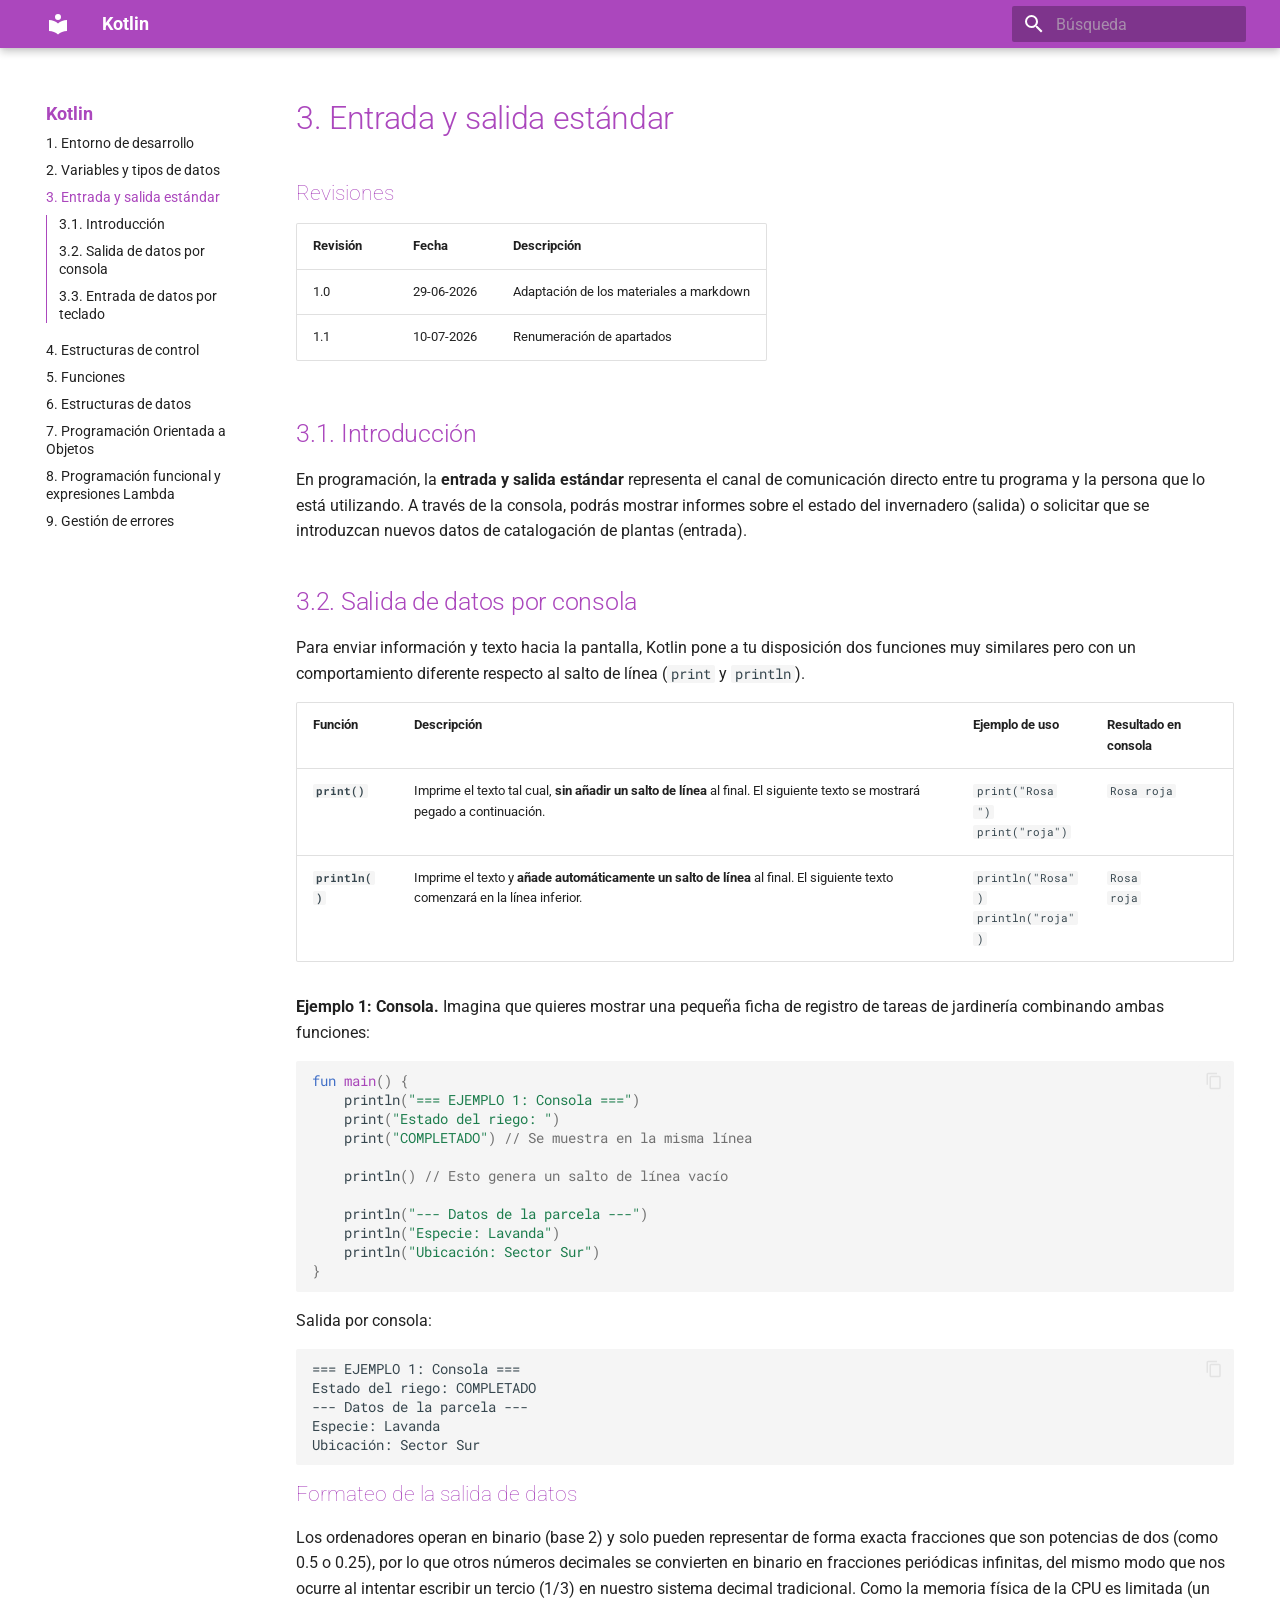
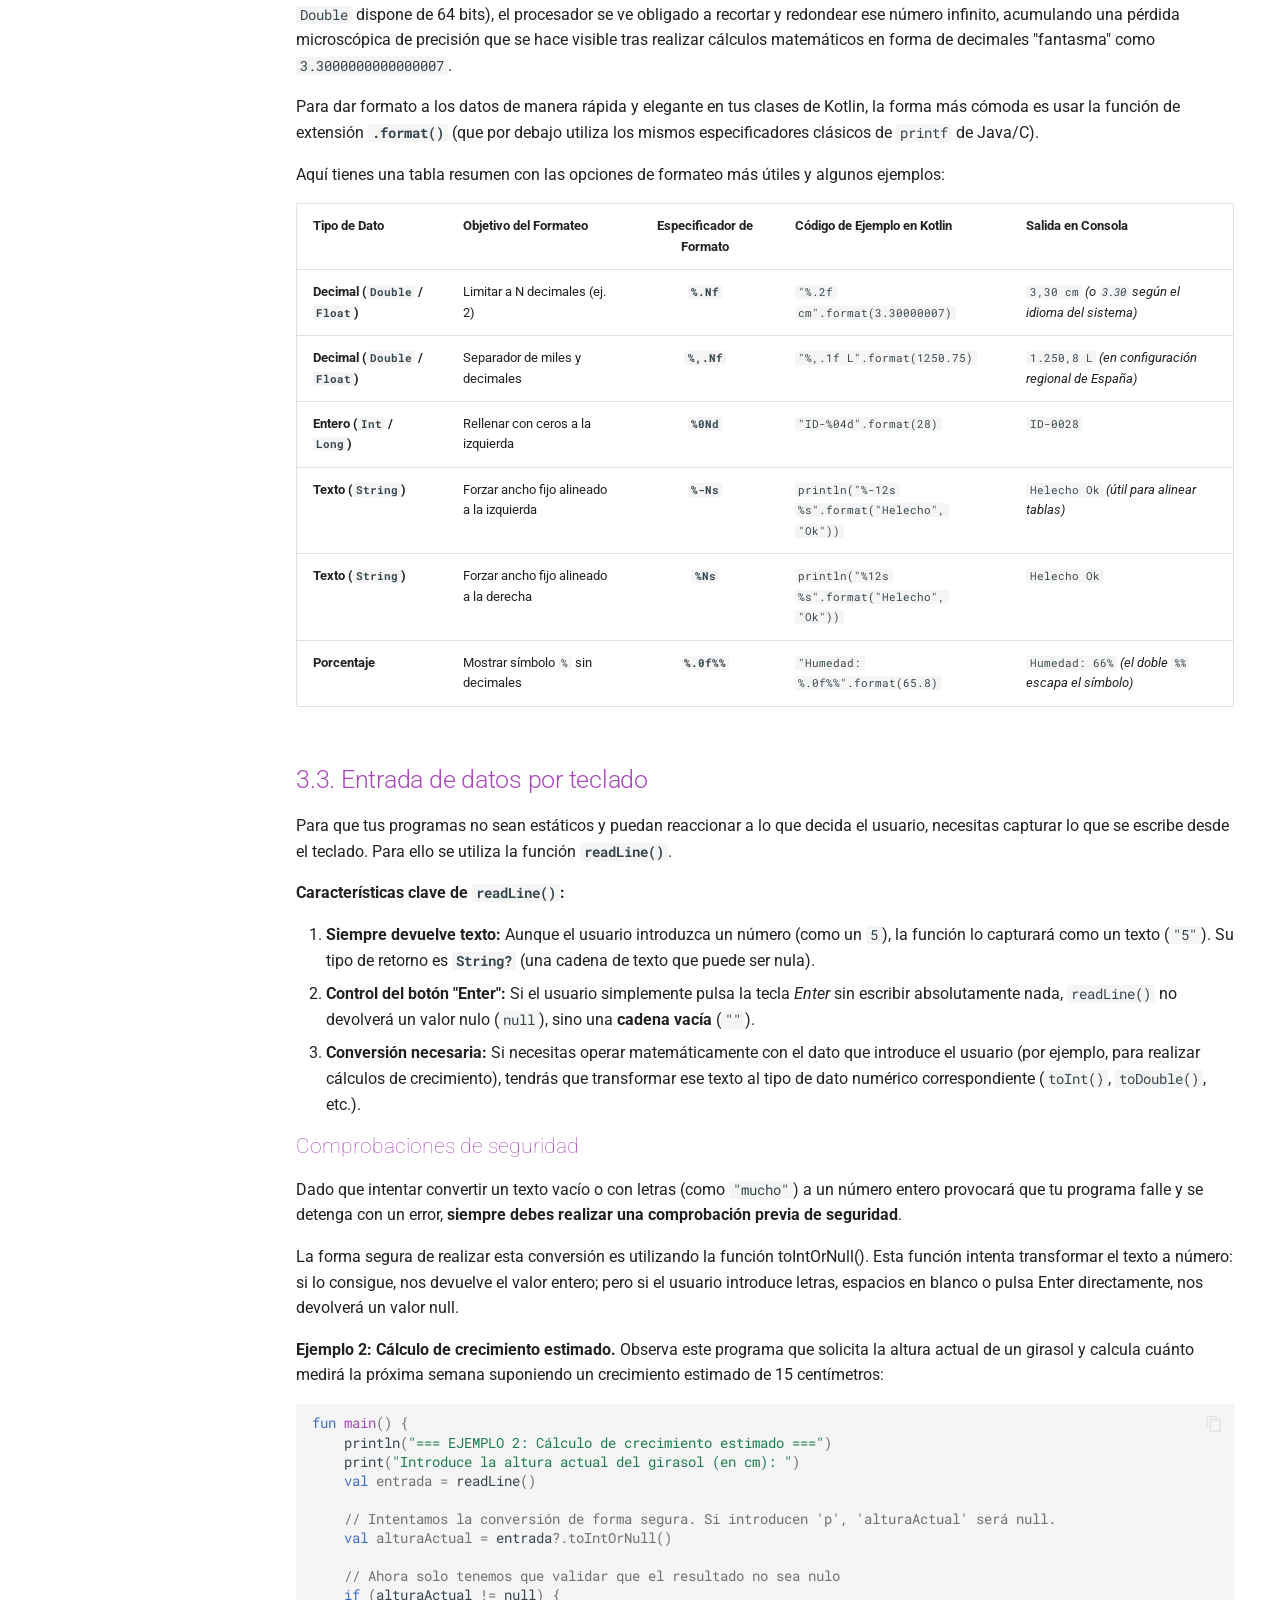
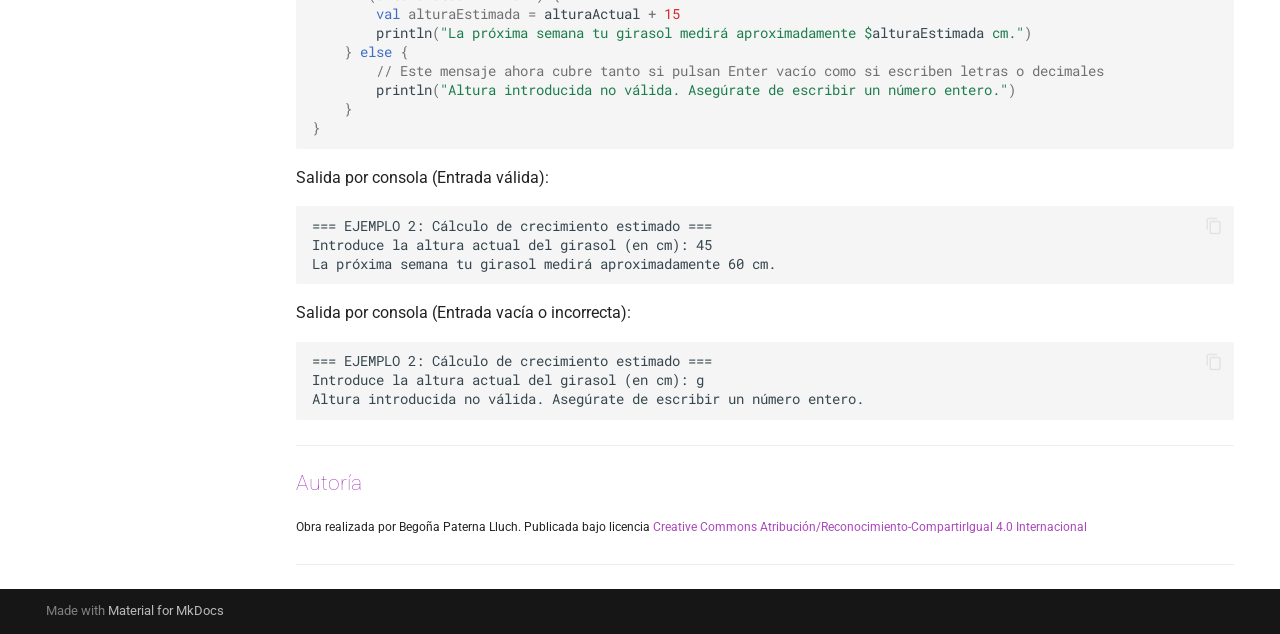
<file: kotlin03.html>
<!doctype html>
<html lang="es" class="no-js">
  <head>
    
      <meta charset="utf-8">
      <meta name="viewport" content="width=device-width,initial-scale=1">
      
      
        <meta name="author" content="Begoña Paterna">
      
      
        <link rel="canonical" href="https://bpaterna.github.io/kotlin/kotlin03.html">
      
      
        <link rel="prev" href="kotlin02.html">
      
      
        <link rel="next" href="kotlin04.html">
      
      
        
      
      
      <link rel="icon" href="assets/images/favicon.png">
      <meta name="generator" content="mkdocs-1.6.1, mkdocs-material-9.7.6">
    
    
      
        <title>3. Entrada y salida estándar - Kotlin</title>
      
    
    
      <link rel="stylesheet" href="assets/stylesheets/main.484c7ddc.min.css">
      
        
        <link rel="stylesheet" href="assets/stylesheets/palette.ab4e12ef.min.css">
      
      


    
    
      
    
    
      
        
        
        <link rel="preconnect" href="https://fonts.gstatic.com" crossorigin>
        <link rel="stylesheet" href="https://fonts.googleapis.com/css?family=Roboto:300,300i,400,400i,700,700i%7CRoboto+Mono:400,400i,700,700i&display=fallback">
        <style>:root{--md-text-font:"Roboto";--md-code-font:"Roboto Mono"}</style>
      
    
    
      <link rel="stylesheet" href="stylesheets/extra.css">
    
    <script>__md_scope=new URL(".",location),__md_hash=e=>[...e].reduce(((e,_)=>(e<<5)-e+_.charCodeAt(0)),0),__md_get=(e,_=localStorage,t=__md_scope)=>JSON.parse(_.getItem(t.pathname+"."+e)),__md_set=(e,_,t=localStorage,a=__md_scope)=>{try{t.setItem(a.pathname+"."+e,JSON.stringify(_))}catch(e){}}</script>
    
      

    
    
  </head>
  
  
    
    
    
    
    
    <body dir="ltr" data-md-color-scheme="default" data-md-color-primary="purple" data-md-color-accent="indigo">
  
    
    <input class="md-toggle" data-md-toggle="drawer" type="checkbox" id="__drawer" autocomplete="off">
    <input class="md-toggle" data-md-toggle="search" type="checkbox" id="__search" autocomplete="off">
    <label class="md-overlay" for="__drawer"></label>
    <div data-md-component="skip">
      
        
        <a href="#3-entrada-y-salida-estandar" class="md-skip">
          Saltar a contenido
        </a>
      
    </div>
    <div data-md-component="announce">
      
    </div>
    
    
      

  

<header class="md-header md-header--shadow" data-md-component="header">
  <nav class="md-header__inner md-grid" aria-label="Cabecera">
    <a href="." title="Kotlin" class="md-header__button md-logo" aria-label="Kotlin" data-md-component="logo">
      
  
  <svg xmlns="http://www.w3.org/2000/svg" viewBox="0 0 24 24"><path d="M12 8a3 3 0 0 0 3-3 3 3 0 0 0-3-3 3 3 0 0 0-3 3 3 3 0 0 0 3 3m0 3.54C9.64 9.35 6.5 8 3 8v11c3.5 0 6.64 1.35 9 3.54 2.36-2.19 5.5-3.54 9-3.54V8c-3.5 0-6.64 1.35-9 3.54"/></svg>

    </a>
    <label class="md-header__button md-icon" for="__drawer">
      
      <svg xmlns="http://www.w3.org/2000/svg" viewBox="0 0 24 24"><path d="M3 6h18v2H3zm0 5h18v2H3zm0 5h18v2H3z"/></svg>
    </label>
    <div class="md-header__title" data-md-component="header-title">
      <div class="md-header__ellipsis">
        <div class="md-header__topic">
          <span class="md-ellipsis">
            Kotlin
          </span>
        </div>
        <div class="md-header__topic" data-md-component="header-topic">
          <span class="md-ellipsis">
            
              3. Entrada y salida estándar
            
          </span>
        </div>
      </div>
    </div>
    
      
    
    
    
    
      
      
        <label class="md-header__button md-icon" for="__search">
          
          <svg xmlns="http://www.w3.org/2000/svg" viewBox="0 0 24 24"><path d="M9.5 3A6.5 6.5 0 0 1 16 9.5c0 1.61-.59 3.09-1.56 4.23l.27.27h.79l5 5-1.5 1.5-5-5v-.79l-.27-.27A6.52 6.52 0 0 1 9.5 16 6.5 6.5 0 0 1 3 9.5 6.5 6.5 0 0 1 9.5 3m0 2C7 5 5 7 5 9.5S7 14 9.5 14 14 12 14 9.5 12 5 9.5 5"/></svg>
        </label>
        <div class="md-search" data-md-component="search" role="dialog">
  <label class="md-search__overlay" for="__search"></label>
  <div class="md-search__inner" role="search">
    <form class="md-search__form" name="search">
      <input type="text" class="md-search__input" name="query" aria-label="Búsqueda" placeholder="Búsqueda" autocapitalize="off" autocorrect="off" autocomplete="off" spellcheck="false" data-md-component="search-query" required>
      <label class="md-search__icon md-icon" for="__search">
        
        <svg xmlns="http://www.w3.org/2000/svg" viewBox="0 0 24 24"><path d="M9.5 3A6.5 6.5 0 0 1 16 9.5c0 1.61-.59 3.09-1.56 4.23l.27.27h.79l5 5-1.5 1.5-5-5v-.79l-.27-.27A6.52 6.52 0 0 1 9.5 16 6.5 6.5 0 0 1 3 9.5 6.5 6.5 0 0 1 9.5 3m0 2C7 5 5 7 5 9.5S7 14 9.5 14 14 12 14 9.5 12 5 9.5 5"/></svg>
        
        <svg xmlns="http://www.w3.org/2000/svg" viewBox="0 0 24 24"><path d="M20 11v2H8l5.5 5.5-1.42 1.42L4.16 12l7.92-7.92L13.5 5.5 8 11z"/></svg>
      </label>
      <nav class="md-search__options" aria-label="Buscar">
        
        <button type="reset" class="md-search__icon md-icon" title="Limpiar" aria-label="Limpiar" tabindex="-1">
          
          <svg xmlns="http://www.w3.org/2000/svg" viewBox="0 0 24 24"><path d="M19 6.41 17.59 5 12 10.59 6.41 5 5 6.41 10.59 12 5 17.59 6.41 19 12 13.41 17.59 19 19 17.59 13.41 12z"/></svg>
        </button>
      </nav>
      
        <div class="md-search__suggest" data-md-component="search-suggest"></div>
      
    </form>
    <div class="md-search__output">
      <div class="md-search__scrollwrap" tabindex="0" data-md-scrollfix>
        <div class="md-search-result" data-md-component="search-result">
          <div class="md-search-result__meta">
            Inicializando búsqueda
          </div>
          <ol class="md-search-result__list" role="presentation"></ol>
        </div>
      </div>
    </div>
  </div>
</div>
      
    
    
  </nav>
  
</header>
    
    <div class="md-container" data-md-component="container">
      
      
        
          
        
      
      <main class="md-main" data-md-component="main">
        <div class="md-main__inner md-grid">
          
            
              
              <div class="md-sidebar md-sidebar--primary" data-md-component="sidebar" data-md-type="navigation" >
                <div class="md-sidebar__scrollwrap">
                  <div class="md-sidebar__inner">
                    



  

<nav class="md-nav md-nav--primary md-nav--integrated" aria-label="Navegación" data-md-level="0">
  <label class="md-nav__title" for="__drawer">
    <a href="." title="Kotlin" class="md-nav__button md-logo" aria-label="Kotlin" data-md-component="logo">
      
  
  <svg xmlns="http://www.w3.org/2000/svg" viewBox="0 0 24 24"><path d="M12 8a3 3 0 0 0 3-3 3 3 0 0 0-3-3 3 3 0 0 0-3 3 3 3 0 0 0 3 3m0 3.54C9.64 9.35 6.5 8 3 8v11c3.5 0 6.64 1.35 9 3.54 2.36-2.19 5.5-3.54 9-3.54V8c-3.5 0-6.64 1.35-9 3.54"/></svg>

    </a>
    Kotlin
  </label>
  
  <ul class="md-nav__list" data-md-scrollfix>
    
      
      
  
  
  
  
    <li class="md-nav__item">
      <a href="kotlin01.html" class="md-nav__link">
        
  
  
  <span class="md-ellipsis">
    
  
    1. Entorno de desarrollo
  

    
  </span>
  
  

      </a>
    </li>
  

    
      
      
  
  
  
  
    <li class="md-nav__item">
      <a href="kotlin02.html" class="md-nav__link">
        
  
  
  <span class="md-ellipsis">
    
  
    2. Variables y tipos de datos
  

    
  </span>
  
  

      </a>
    </li>
  

    
      
      
  
  
    
  
  
  
    <li class="md-nav__item md-nav__item--active">
      
      <input class="md-nav__toggle md-toggle" type="checkbox" id="__toc">
      
      
        
      
      
        <label class="md-nav__link md-nav__link--active" for="__toc">
          
  
  
  <span class="md-ellipsis">
    
  
    3. Entrada y salida estándar
  

    
  </span>
  
  

          <span class="md-nav__icon md-icon"></span>
        </label>
      
      <a href="kotlin03.html" class="md-nav__link md-nav__link--active">
        
  
  
  <span class="md-ellipsis">
    
  
    3. Entrada y salida estándar
  

    
  </span>
  
  

      </a>
      
        

<nav class="md-nav md-nav--secondary" aria-label="Tabla de contenidos">
  
  
  
    
  
  
    <label class="md-nav__title" for="__toc">
      <span class="md-nav__icon md-icon"></span>
      Tabla de contenidos
    </label>
    <ul class="md-nav__list" data-md-component="toc" data-md-scrollfix>
      
        <li class="md-nav__item">
  <a href="#31-introduccion" class="md-nav__link">
    <span class="md-ellipsis">
      
        3.1. Introducción
      
    </span>
  </a>
  
</li>
      
        <li class="md-nav__item">
  <a href="#32-salida-de-datos-por-consola" class="md-nav__link">
    <span class="md-ellipsis">
      
        3.2. Salida de datos por consola
      
    </span>
  </a>
  
</li>
      
        <li class="md-nav__item">
  <a href="#33-entrada-de-datos-por-teclado" class="md-nav__link">
    <span class="md-ellipsis">
      
        3.3. Entrada de datos por teclado
      
    </span>
  </a>
  
</li>
      
    </ul>
  
</nav>
      
    </li>
  

    
      
      
  
  
  
  
    <li class="md-nav__item">
      <a href="kotlin04.html" class="md-nav__link">
        
  
  
  <span class="md-ellipsis">
    
  
    4. Estructuras de control
  

    
  </span>
  
  

      </a>
    </li>
  

    
      
      
  
  
  
  
    <li class="md-nav__item">
      <a href="kotlin05.html" class="md-nav__link">
        
  
  
  <span class="md-ellipsis">
    
  
    5. Funciones
  

    
  </span>
  
  

      </a>
    </li>
  

    
      
      
  
  
  
  
    <li class="md-nav__item">
      <a href="kotlin06.html" class="md-nav__link">
        
  
  
  <span class="md-ellipsis">
    
  
    6. Estructuras de datos
  

    
  </span>
  
  

      </a>
    </li>
  

    
      
      
  
  
  
  
    <li class="md-nav__item">
      <a href="kotlin07.html" class="md-nav__link">
        
  
  
  <span class="md-ellipsis">
    
  
    7. Programación Orientada a Objetos
  

    
  </span>
  
  

      </a>
    </li>
  

    
      
      
  
  
  
  
    <li class="md-nav__item">
      <a href="kotlin08.html" class="md-nav__link">
        
  
  
  <span class="md-ellipsis">
    
  
    8. Programación funcional y expresiones Lambda
  

    
  </span>
  
  

      </a>
    </li>
  

    
      
      
  
  
  
  
    <li class="md-nav__item">
      <a href="kotlin09.html" class="md-nav__link">
        
  
  
  <span class="md-ellipsis">
    
  
    9. Gestión de errores
  

    
  </span>
  
  

      </a>
    </li>
  

    
  </ul>
</nav>
                  </div>
                </div>
              </div>
            
            
          
          
            <div class="md-content" data-md-component="content">
              
              <article class="md-content__inner md-typeset">
                
                  



<h1 id="3-entrada-y-salida-estandar">3. Entrada y salida estándar<a class="headerlink" href="#3-entrada-y-salida-estandar" title="Permanent link">&para;</a></h1>
<p><span class="mi_h3">Revisiones</span></p>
<table>
<thead>
<tr>
<th>Revisión</th>
<th>Fecha</th>
<th>Descripción</th>
</tr>
</thead>
<tbody>
<tr>
<td>1.0</td>
<td>29-06-2026</td>
<td>Adaptación de los materiales a markdown</td>
</tr>
<tr>
<td>1.1</td>
<td>10-07-2026</td>
<td>Renumeración de apartados</td>
</tr>
</tbody>
</table>
<h2 id="31-introduccion">3.1. Introducción<a class="headerlink" href="#31-introduccion" title="Permanent link">&para;</a></h2>
<p>En programación, la <strong>entrada y salida estándar</strong> representa el canal de comunicación directo entre tu programa y la persona que lo está utilizando. A través de la consola, podrás mostrar informes sobre el estado del invernadero (salida) o solicitar que se introduzcan nuevos datos de catalogación de plantas (entrada).</p>
<h2 id="32-salida-de-datos-por-consola">3.2. Salida de datos por consola<a class="headerlink" href="#32-salida-de-datos-por-consola" title="Permanent link">&para;</a></h2>
<p>Para enviar información y texto hacia la pantalla, Kotlin pone a tu disposición dos funciones muy similares pero con un comportamiento diferente respecto al salto de línea (<code>print</code> y <code>println</code>).</p>
<table>
<thead>
<tr>
<th style="text-align: left;">Función</th>
<th style="text-align: left;">Descripción</th>
<th style="text-align: left;">Ejemplo de uso</th>
<th style="text-align: left;">Resultado en consola</th>
</tr>
</thead>
<tbody>
<tr>
<td style="text-align: left;"><strong><code>print()</code></strong></td>
<td style="text-align: left;">Imprime el texto tal cual, <strong>sin añadir un salto de línea</strong> al final. El siguiente texto se mostrará pegado a continuación.</td>
<td style="text-align: left;"><code>print("Rosa ")</code><br><code>print("roja")</code></td>
<td style="text-align: left;"><code>Rosa roja</code></td>
</tr>
<tr>
<td style="text-align: left;"><strong><code>println()</code></strong></td>
<td style="text-align: left;">Imprime el texto y <strong>añade automáticamente un salto de línea</strong> al final. El siguiente texto comenzará en la línea inferior.</td>
<td style="text-align: left;"><code>println("Rosa")</code><br><code>println("roja")</code></td>
<td style="text-align: left;"><code>Rosa</code><br><code>roja</code></td>
</tr>
</tbody>
</table>
<p><strong>Ejemplo 1: Consola.</strong> Imagina que quieres mostrar una pequeña ficha de registro de tareas de jardinería combinando ambas funciones:</p>
<div class="highlight"><pre><span></span><code><span class="kd">fun</span><span class="w"> </span><span class="nf">main</span><span class="p">()</span><span class="w"> </span><span class="p">{</span>
<span class="w">    </span><span class="n">println</span><span class="p">(</span><span class="s">&quot;=== EJEMPLO 1: Consola ===&quot;</span><span class="p">)</span>
<span class="w">    </span><span class="n">print</span><span class="p">(</span><span class="s">&quot;Estado del riego: &quot;</span><span class="p">)</span>
<span class="w">    </span><span class="n">print</span><span class="p">(</span><span class="s">&quot;COMPLETADO&quot;</span><span class="p">)</span><span class="w"> </span><span class="c1">// Se muestra en la misma línea</span>

<span class="w">    </span><span class="n">println</span><span class="p">()</span><span class="w"> </span><span class="c1">// Esto genera un salto de línea vacío</span>

<span class="w">    </span><span class="n">println</span><span class="p">(</span><span class="s">&quot;--- Datos de la parcela ---&quot;</span><span class="p">)</span>
<span class="w">    </span><span class="n">println</span><span class="p">(</span><span class="s">&quot;Especie: Lavanda&quot;</span><span class="p">)</span>
<span class="w">    </span><span class="n">println</span><span class="p">(</span><span class="s">&quot;Ubicación: Sector Sur&quot;</span><span class="p">)</span>
<span class="p">}</span>
</code></pre></div>
<p>Salida por consola:</p>
<div class="highlight"><pre><span></span><code>=== EJEMPLO 1: Consola ===
Estado del riego: COMPLETADO
--- Datos de la parcela ---
Especie: Lavanda
Ubicación: Sector Sur
</code></pre></div>
<p><span class="mi_h3">Formateo de la salida de datos</span></p>
<p>Los ordenadores operan en binario (base 2) y solo pueden representar de forma exacta fracciones que son potencias de dos (como 0.5 o 0.25), por lo que otros números decimales se convierten en binario en fracciones periódicas infinitas, del mismo modo que nos ocurre al intentar escribir un tercio (1/3) en nuestro sistema decimal tradicional. Como la memoria física de la CPU es limitada (un <code>Double</code> dispone de 64 bits), el procesador se ve obligado a recortar y redondear ese número infinito, acumulando una pérdida microscópica de precisión que se hace visible tras realizar cálculos matemáticos en forma de decimales "fantasma" como <code>3.3000000000000007</code>.</p>
<p>Para dar formato a los datos de manera rápida y elegante en tus clases de Kotlin, la forma más cómoda es usar la función de extensión <strong><code>.format()</code></strong> (que por debajo utiliza los mismos especificadores clásicos de <code>printf</code> de Java/C).</p>
<p>Aquí tienes una tabla resumen con las opciones de formateo más útiles y algunos ejemplos:</p>
<table>
<thead>
<tr>
<th style="text-align: left;">Tipo de Dato</th>
<th style="text-align: left;">Objetivo del Formateo</th>
<th style="text-align: center;">Especificador de Formato</th>
<th style="text-align: left;">Código de Ejemplo en Kotlin</th>
<th style="text-align: left;">Salida en Consola</th>
</tr>
</thead>
<tbody>
<tr>
<td style="text-align: left;"><strong>Decimal (<code>Double</code> / <code>Float</code>)</strong></td>
<td style="text-align: left;">Limitar a N decimales (ej. 2)</td>
<td style="text-align: center;"><strong><code>%.Nf</code></strong></td>
<td style="text-align: left;"><code>"%.2f cm".format(3.30000007)</code></td>
<td style="text-align: left;"><code>3,30 cm</code> <em>(o <code>3.30</code> según el idioma del sistema)</em></td>
</tr>
<tr>
<td style="text-align: left;"><strong>Decimal (<code>Double</code> / <code>Float</code>)</strong></td>
<td style="text-align: left;">Separador de miles y decimales</td>
<td style="text-align: center;"><strong><code>%,.Nf</code></strong></td>
<td style="text-align: left;"><code>"%,.1f L".format(1250.75)</code></td>
<td style="text-align: left;"><code>1.250,8 L</code> <em>(en configuración regional de España)</em></td>
</tr>
<tr>
<td style="text-align: left;"><strong>Entero (<code>Int</code> / <code>Long</code>)</strong></td>
<td style="text-align: left;">Rellenar con ceros a la izquierda</td>
<td style="text-align: center;"><strong><code>%0Nd</code></strong></td>
<td style="text-align: left;"><code>"ID-%04d".format(28)</code></td>
<td style="text-align: left;"><code>ID-0028</code></td>
</tr>
<tr>
<td style="text-align: left;"><strong>Texto (<code>String</code>)</strong></td>
<td style="text-align: left;">Forzar ancho fijo alineado a la izquierda</td>
<td style="text-align: center;"><strong><code>%-Ns</code></strong></td>
<td style="text-align: left;"><code>println("%-12s %s".format("Helecho", "Ok"))</code></td>
<td style="text-align: left;"><code>Helecho Ok</code> <em>(útil para alinear tablas)</em></td>
</tr>
<tr>
<td style="text-align: left;"><strong>Texto (<code>String</code>)</strong></td>
<td style="text-align: left;">Forzar ancho fijo alineado a la derecha</td>
<td style="text-align: center;"><strong><code>%Ns</code></strong></td>
<td style="text-align: left;"><code>println("%12s %s".format("Helecho", "Ok"))</code></td>
<td style="text-align: left;"><code>Helecho Ok</code></td>
</tr>
<tr>
<td style="text-align: left;"><strong>Porcentaje</strong></td>
<td style="text-align: left;">Mostrar símbolo <code>%</code> sin decimales</td>
<td style="text-align: center;"><strong><code>%.0f%%</code></strong></td>
<td style="text-align: left;"><code>"Humedad: %.0f%%".format(65.8)</code></td>
<td style="text-align: left;"><code>Humedad: 66%</code> <em>(el doble <code>%%</code> escapa el símbolo)</em></td>
</tr>
</tbody>
</table>
<h2 id="33-entrada-de-datos-por-teclado">3.3. Entrada de datos por teclado<a class="headerlink" href="#33-entrada-de-datos-por-teclado" title="Permanent link">&para;</a></h2>
<p>Para que tus programas no sean estáticos y puedan reaccionar a lo que decida el usuario, necesitas capturar lo que se escribe desde el teclado. Para ello se utiliza la función <strong><code>readLine()</code></strong>.</p>
<p><strong>Características clave de <code>readLine()</code>:</strong></p>
<ol>
<li><strong>Siempre devuelve texto:</strong> Aunque el usuario introduzca un número (como un <code>5</code>), la función lo capturará como un texto (<code>"5"</code>). Su tipo de retorno es <strong><code>String?</code></strong> (una cadena de texto que puede ser nula).</li>
<li><strong>Control del botón "Enter":</strong> Si el usuario simplemente pulsa la tecla <em>Enter</em> sin escribir absolutamente nada, <code>readLine()</code> no devolverá un valor nulo (<code>null</code>), sino una <strong>cadena vacía</strong> (<code>""</code>).</li>
<li><strong>Conversión necesaria:</strong> Si necesitas operar matemáticamente con el dato que introduce el usuario (por ejemplo, para realizar cálculos de crecimiento), tendrás que transformar ese texto al tipo de dato numérico correspondiente (<code>toInt()</code>, <code>toDouble()</code>, etc.).</li>
</ol>
<p><span class="mi_h3">Comprobaciones de seguridad</span> </p>
<p>Dado que intentar convertir un texto vacío o con letras (como <code>"mucho"</code>) a un número entero provocará que tu programa falle y se detenga con un error, <strong>siempre debes realizar una comprobación previa de seguridad</strong>.</p>
<p>La forma segura de realizar esta conversión es utilizando la función toIntOrNull(). Esta función intenta transformar el texto a número: si lo consigue, nos devuelve el valor entero; pero si el usuario introduce letras, espacios en blanco o pulsa Enter directamente, nos devolverá un valor null.</p>
<p><strong>Ejemplo 2: Cálculo de crecimiento estimado.</strong> Observa este programa que solicita la altura actual de un girasol y calcula cuánto medirá la próxima semana suponiendo un crecimiento estimado de 15 centímetros:</p>
<div class="highlight"><pre><span></span><code><span class="kd">fun</span><span class="w"> </span><span class="nf">main</span><span class="p">()</span><span class="w"> </span><span class="p">{</span>
<span class="w">    </span><span class="n">println</span><span class="p">(</span><span class="s">&quot;=== EJEMPLO 2: Cálculo de crecimiento estimado ===&quot;</span><span class="p">)</span>
<span class="w">    </span><span class="n">print</span><span class="p">(</span><span class="s">&quot;Introduce la altura actual del girasol (en cm): &quot;</span><span class="p">)</span>
<span class="w">    </span><span class="kd">val</span><span class="w"> </span><span class="nv">entrada</span><span class="w"> </span><span class="o">=</span><span class="w"> </span><span class="n">readLine</span><span class="p">()</span>

<span class="w">    </span><span class="c1">// Intentamos la conversión de forma segura. Si introducen &#39;p&#39;, &#39;alturaActual&#39; será null.</span>
<span class="w">    </span><span class="kd">val</span><span class="w"> </span><span class="nv">alturaActual</span><span class="w"> </span><span class="o">=</span><span class="w"> </span><span class="n">entrada</span><span class="o">?.</span><span class="na">toIntOrNull</span><span class="p">()</span>

<span class="w">    </span><span class="c1">// Ahora solo tenemos que validar que el resultado no sea nulo</span>
<span class="w">    </span><span class="k">if</span><span class="w"> </span><span class="p">(</span><span class="n">alturaActual</span><span class="w"> </span><span class="o">!=</span><span class="w"> </span><span class="kc">null</span><span class="p">)</span><span class="w"> </span><span class="p">{</span>
<span class="w">        </span><span class="kd">val</span><span class="w"> </span><span class="nv">alturaEstimada</span><span class="w"> </span><span class="o">=</span><span class="w"> </span><span class="n">alturaActual</span><span class="w"> </span><span class="o">+</span><span class="w"> </span><span class="m">15</span>
<span class="w">        </span><span class="n">println</span><span class="p">(</span><span class="s">&quot;La próxima semana tu girasol medirá aproximadamente </span><span class="si">$</span><span class="n">alturaEstimada</span><span class="s"> cm.&quot;</span><span class="p">)</span>
<span class="w">    </span><span class="p">}</span><span class="w"> </span><span class="k">else</span><span class="w"> </span><span class="p">{</span>
<span class="w">        </span><span class="c1">// Este mensaje ahora cubre tanto si pulsan Enter vacío como si escriben letras o decimales</span>
<span class="w">        </span><span class="n">println</span><span class="p">(</span><span class="s">&quot;Altura introducida no válida. Asegúrate de escribir un número entero.&quot;</span><span class="p">)</span>
<span class="w">    </span><span class="p">}</span>
<span class="p">}</span>
</code></pre></div>
<p>Salida por consola (Entrada válida):</p>
<div class="highlight"><pre><span></span><code>=== EJEMPLO 2: Cálculo de crecimiento estimado ===
Introduce la altura actual del girasol (en cm): 45
La próxima semana tu girasol medirá aproximadamente 60 cm.
</code></pre></div>
<p>Salida por consola (Entrada vacía o incorrecta):</p>
<div class="highlight"><pre><span></span><code>=== EJEMPLO 2: Cálculo de crecimiento estimado ===
Introduce la altura actual del girasol (en cm): g
Altura introducida no válida. Asegúrate de escribir un número entero.
</code></pre></div>
<hr />
<p><span class="mi_h3">Autoría</span></p>
<p><span class="mi_autoria">
Obra realizada por Begoña Paterna Lluch. Publicada bajo licencia <a href="https://creativecommons.org/licenses/by-sa/4.0/">Creative Commons Atribución/Reconocimiento-CompartirIgual 4.0 Internacional</a>
</span></p>
<hr />












                
              </article>
            </div>
          
          
  <script>var tabs=__md_get("__tabs");if(Array.isArray(tabs))e:for(var set of document.querySelectorAll(".tabbed-set")){var labels=set.querySelector(".tabbed-labels");for(var tab of tabs)for(var label of labels.getElementsByTagName("label"))if(label.innerText.trim()===tab){var input=document.getElementById(label.htmlFor);input.checked=!0;continue e}}</script>

<script>var target=document.getElementById(location.hash.slice(1));target&&target.name&&(target.checked=target.name.startsWith("__tabbed_"))</script>
        </div>
        
          <button type="button" class="md-top md-icon" data-md-component="top" hidden>
  
  <svg xmlns="http://www.w3.org/2000/svg" viewBox="0 0 24 24"><path d="M13 20h-2V8l-5.5 5.5-1.42-1.42L12 4.16l7.92 7.92-1.42 1.42L13 8z"/></svg>
  Volver al principio
</button>
        
      </main>
      
        <footer class="md-footer">
  
  <div class="md-footer-meta md-typeset">
    <div class="md-footer-meta__inner md-grid">
      <div class="md-copyright">
  
  
    Made with
    <a href="https://squidfunk.github.io/mkdocs-material/" target="_blank" rel="noopener">
      Material for MkDocs
    </a>
  
</div>
      
    </div>
  </div>
</footer>
      
    </div>
    <div class="md-dialog" data-md-component="dialog">
      <div class="md-dialog__inner md-typeset"></div>
    </div>
    
    
    
      
      
      <script id="__config" type="application/json">{"annotate": null, "base": ".", "features": ["content.code.copy", "content.tabs.link", "navigation.instant", "navigation.top", "navigation.sections", "search.highlight", "search.suggest", "toc.integrate"], "search": "assets/javascripts/workers/search.2c215733.min.js", "tags": null, "translations": {"clipboard.copied": "Copiado al portapapeles", "clipboard.copy": "Copiar al portapapeles", "search.result.more.one": "1 m\u00e1s en esta p\u00e1gina", "search.result.more.other": "# m\u00e1s en esta p\u00e1gina", "search.result.none": "No se encontraron documentos", "search.result.one": "1 documento encontrado", "search.result.other": "# documentos encontrados", "search.result.placeholder": "Teclee para comenzar b\u00fasqueda", "search.result.term.missing": "Falta", "select.version": "Seleccionar versi\u00f3n"}, "version": null}</script>
    
    
      <script src="assets/javascripts/bundle.79ae519e.min.js"></script>
      
    
  </body>
</html>
</file>
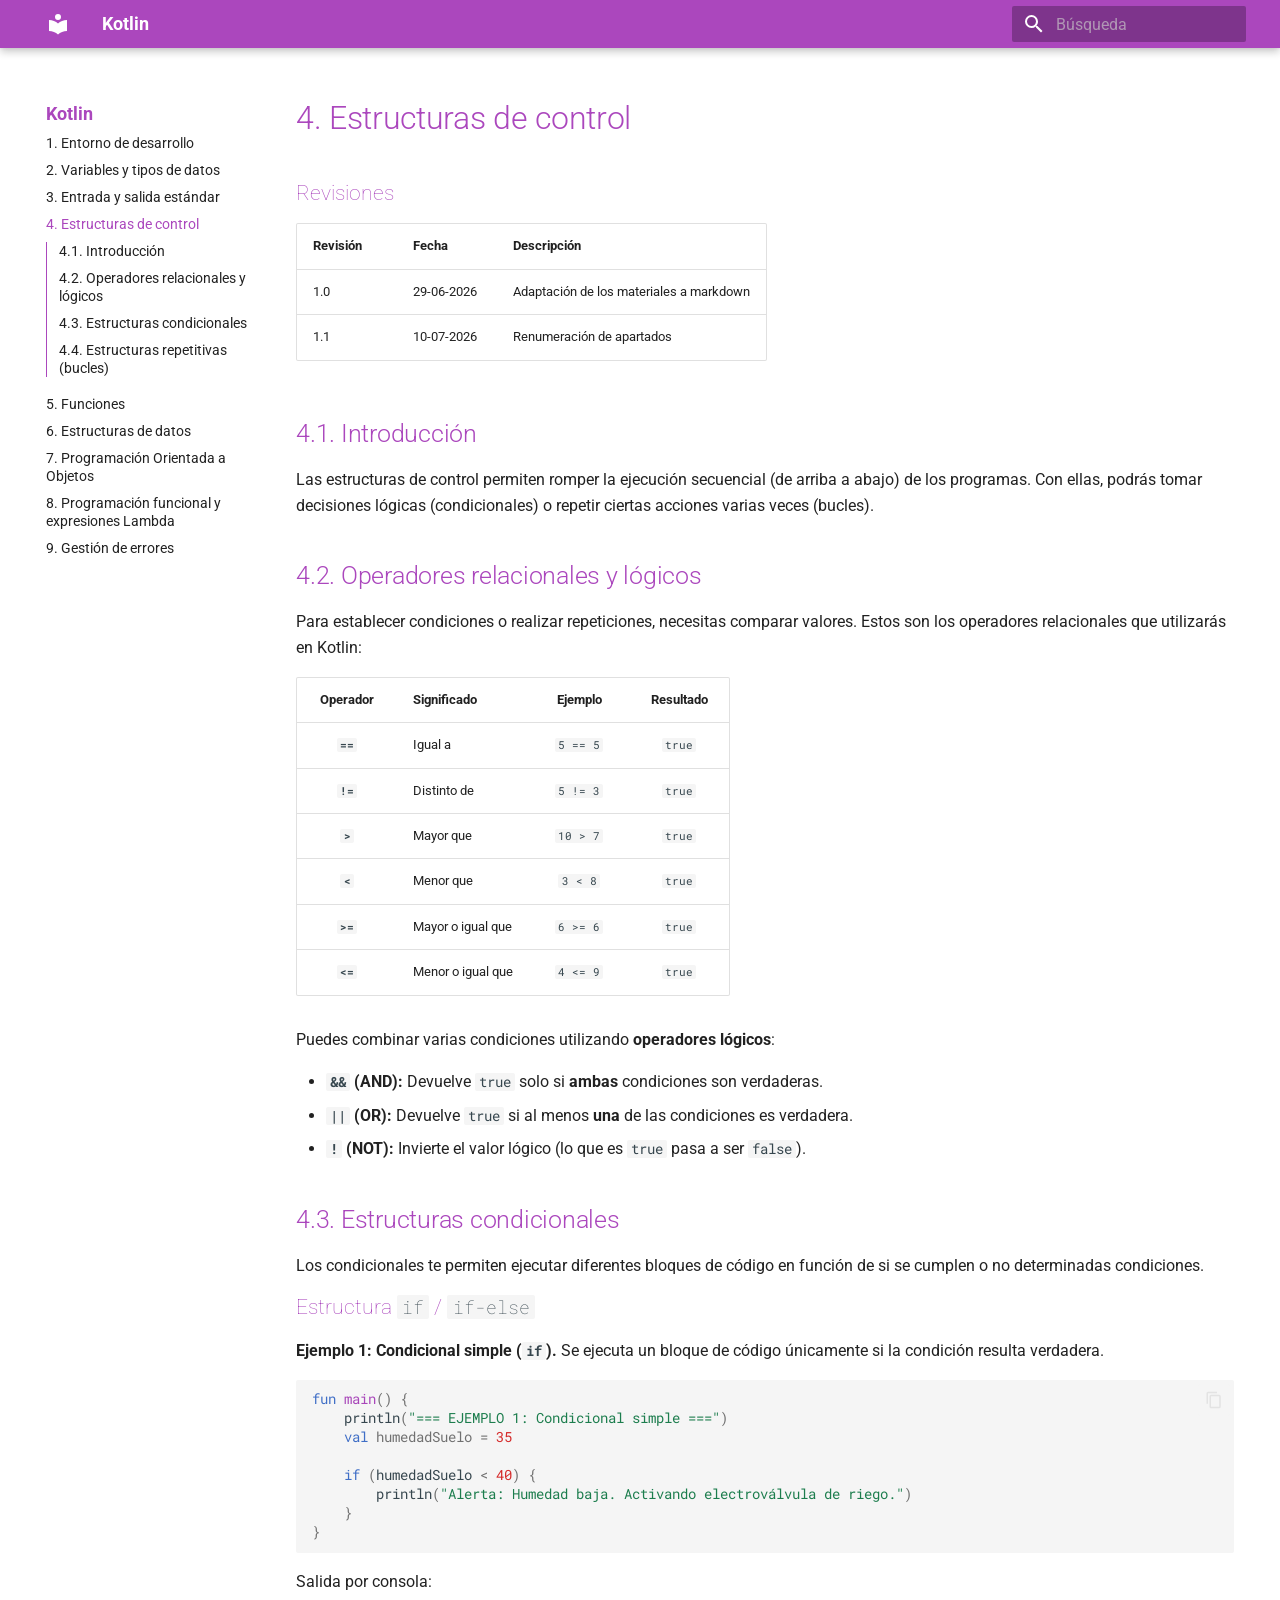
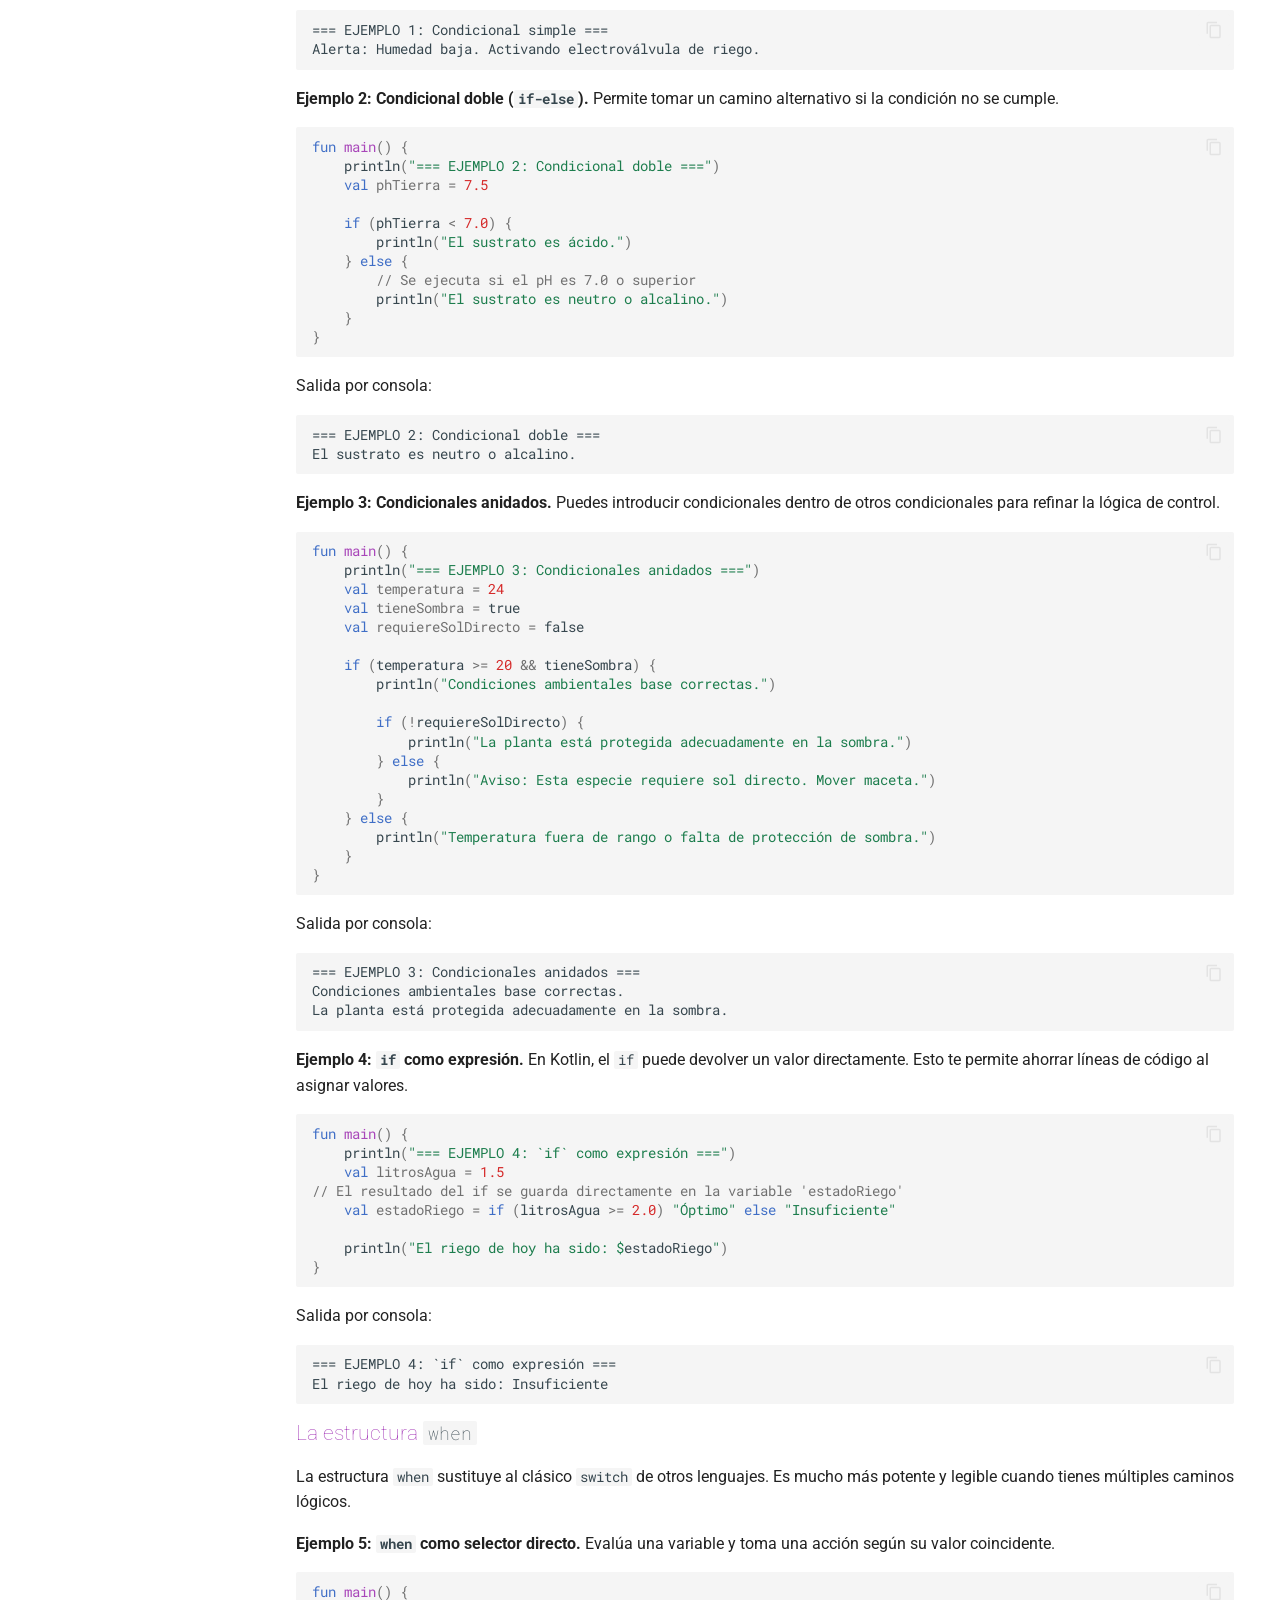
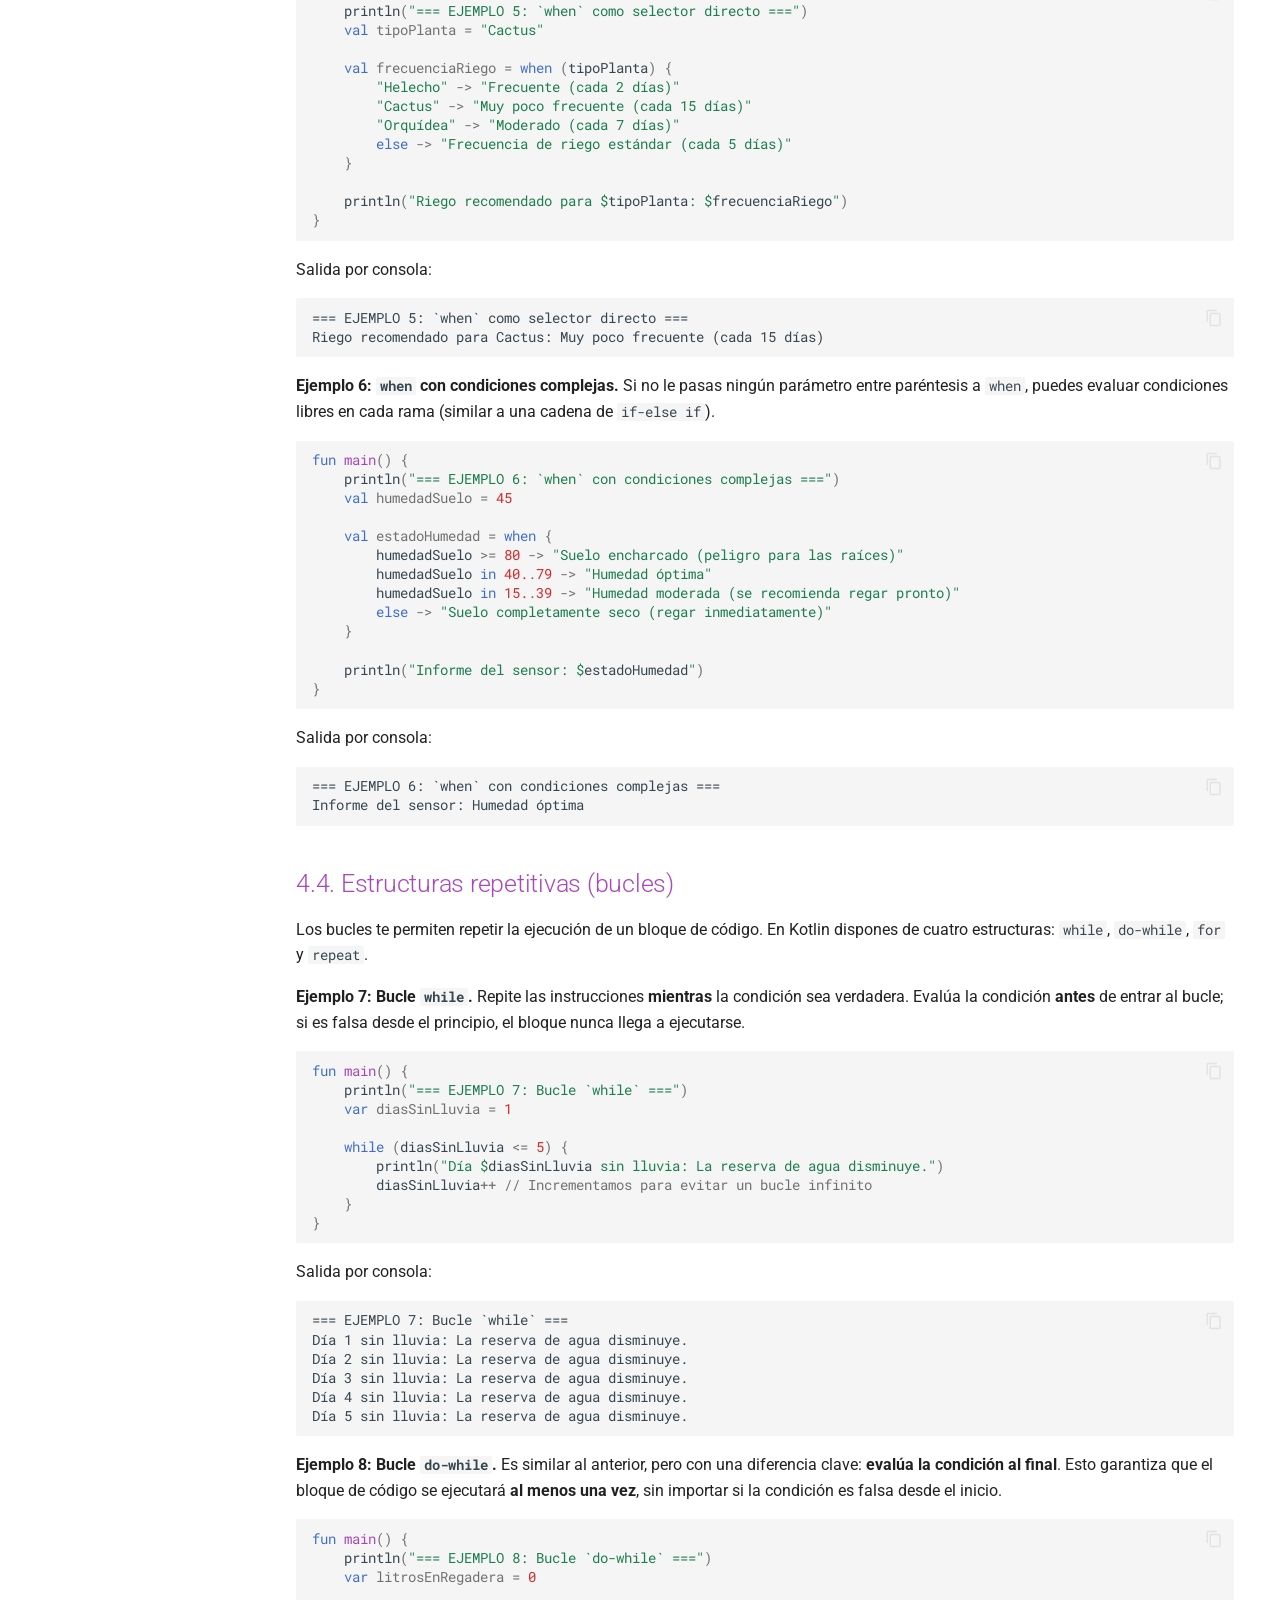
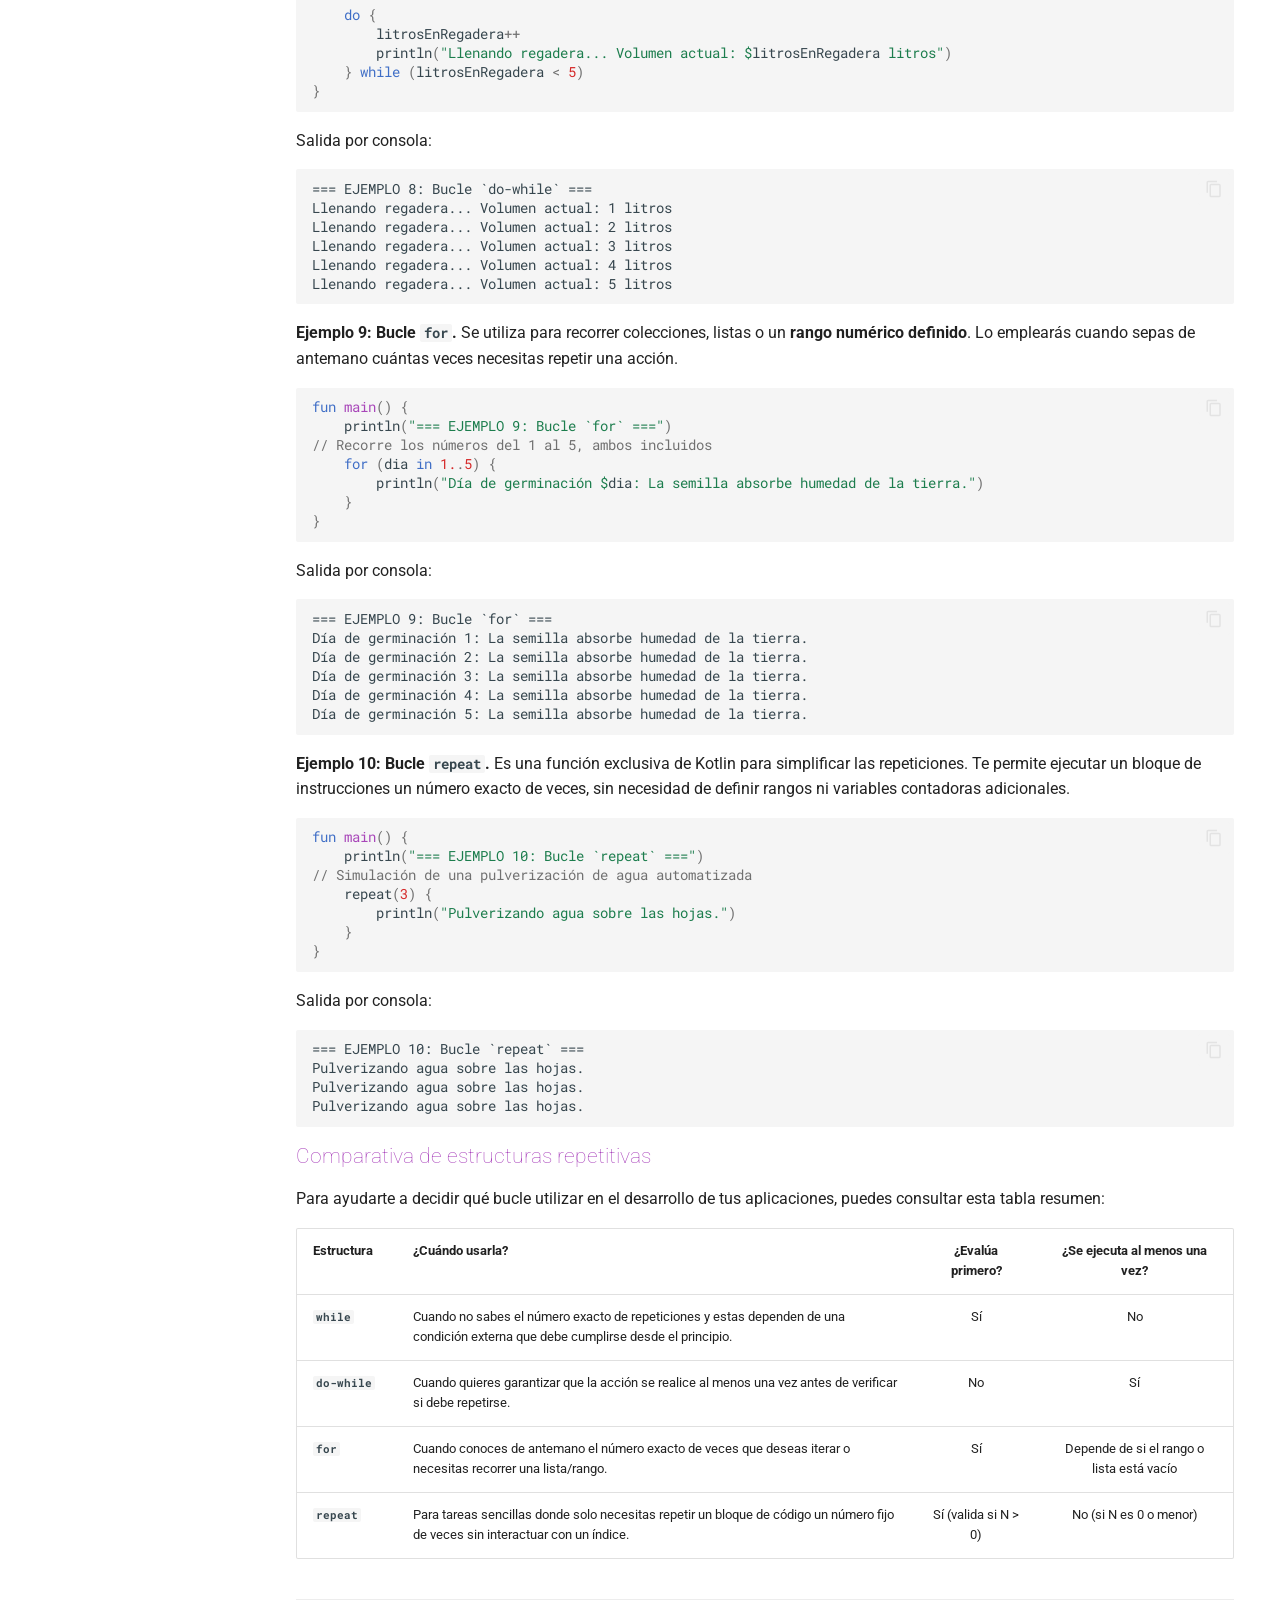
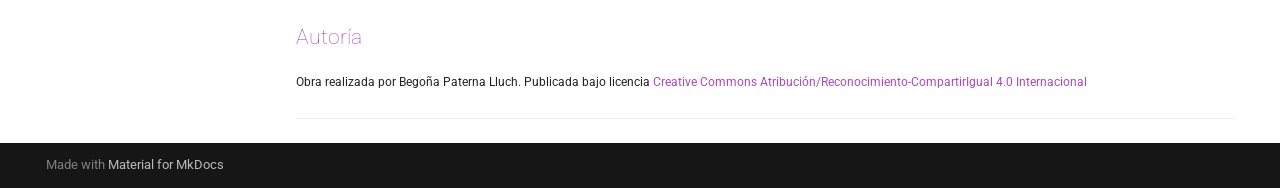
<file: kotlin04.html>
<!doctype html>
<html lang="es" class="no-js">
  <head>
    
      <meta charset="utf-8">
      <meta name="viewport" content="width=device-width,initial-scale=1">
      
      
        <meta name="author" content="Begoña Paterna">
      
      
        <link rel="canonical" href="https://bpaterna.github.io/kotlin/kotlin04.html">
      
      
        <link rel="prev" href="kotlin03.html">
      
      
        <link rel="next" href="kotlin05.html">
      
      
        
      
      
      <link rel="icon" href="assets/images/favicon.png">
      <meta name="generator" content="mkdocs-1.6.1, mkdocs-material-9.7.6">
    
    
      
        <title>4. Estructuras de control - Kotlin</title>
      
    
    
      <link rel="stylesheet" href="assets/stylesheets/main.484c7ddc.min.css">
      
        
        <link rel="stylesheet" href="assets/stylesheets/palette.ab4e12ef.min.css">
      
      


    
    
      
    
    
      
        
        
        <link rel="preconnect" href="https://fonts.gstatic.com" crossorigin>
        <link rel="stylesheet" href="https://fonts.googleapis.com/css?family=Roboto:300,300i,400,400i,700,700i%7CRoboto+Mono:400,400i,700,700i&display=fallback">
        <style>:root{--md-text-font:"Roboto";--md-code-font:"Roboto Mono"}</style>
      
    
    
      <link rel="stylesheet" href="stylesheets/extra.css">
    
    <script>__md_scope=new URL(".",location),__md_hash=e=>[...e].reduce(((e,_)=>(e<<5)-e+_.charCodeAt(0)),0),__md_get=(e,_=localStorage,t=__md_scope)=>JSON.parse(_.getItem(t.pathname+"."+e)),__md_set=(e,_,t=localStorage,a=__md_scope)=>{try{t.setItem(a.pathname+"."+e,JSON.stringify(_))}catch(e){}}</script>
    
      

    
    
  </head>
  
  
    
    
    
    
    
    <body dir="ltr" data-md-color-scheme="default" data-md-color-primary="purple" data-md-color-accent="indigo">
  
    
    <input class="md-toggle" data-md-toggle="drawer" type="checkbox" id="__drawer" autocomplete="off">
    <input class="md-toggle" data-md-toggle="search" type="checkbox" id="__search" autocomplete="off">
    <label class="md-overlay" for="__drawer"></label>
    <div data-md-component="skip">
      
        
        <a href="#4-estructuras-de-control" class="md-skip">
          Saltar a contenido
        </a>
      
    </div>
    <div data-md-component="announce">
      
    </div>
    
    
      

  

<header class="md-header md-header--shadow" data-md-component="header">
  <nav class="md-header__inner md-grid" aria-label="Cabecera">
    <a href="." title="Kotlin" class="md-header__button md-logo" aria-label="Kotlin" data-md-component="logo">
      
  
  <svg xmlns="http://www.w3.org/2000/svg" viewBox="0 0 24 24"><path d="M12 8a3 3 0 0 0 3-3 3 3 0 0 0-3-3 3 3 0 0 0-3 3 3 3 0 0 0 3 3m0 3.54C9.64 9.35 6.5 8 3 8v11c3.5 0 6.64 1.35 9 3.54 2.36-2.19 5.5-3.54 9-3.54V8c-3.5 0-6.64 1.35-9 3.54"/></svg>

    </a>
    <label class="md-header__button md-icon" for="__drawer">
      
      <svg xmlns="http://www.w3.org/2000/svg" viewBox="0 0 24 24"><path d="M3 6h18v2H3zm0 5h18v2H3zm0 5h18v2H3z"/></svg>
    </label>
    <div class="md-header__title" data-md-component="header-title">
      <div class="md-header__ellipsis">
        <div class="md-header__topic">
          <span class="md-ellipsis">
            Kotlin
          </span>
        </div>
        <div class="md-header__topic" data-md-component="header-topic">
          <span class="md-ellipsis">
            
              4. Estructuras de control
            
          </span>
        </div>
      </div>
    </div>
    
      
    
    
    
    
      
      
        <label class="md-header__button md-icon" for="__search">
          
          <svg xmlns="http://www.w3.org/2000/svg" viewBox="0 0 24 24"><path d="M9.5 3A6.5 6.5 0 0 1 16 9.5c0 1.61-.59 3.09-1.56 4.23l.27.27h.79l5 5-1.5 1.5-5-5v-.79l-.27-.27A6.52 6.52 0 0 1 9.5 16 6.5 6.5 0 0 1 3 9.5 6.5 6.5 0 0 1 9.5 3m0 2C7 5 5 7 5 9.5S7 14 9.5 14 14 12 14 9.5 12 5 9.5 5"/></svg>
        </label>
        <div class="md-search" data-md-component="search" role="dialog">
  <label class="md-search__overlay" for="__search"></label>
  <div class="md-search__inner" role="search">
    <form class="md-search__form" name="search">
      <input type="text" class="md-search__input" name="query" aria-label="Búsqueda" placeholder="Búsqueda" autocapitalize="off" autocorrect="off" autocomplete="off" spellcheck="false" data-md-component="search-query" required>
      <label class="md-search__icon md-icon" for="__search">
        
        <svg xmlns="http://www.w3.org/2000/svg" viewBox="0 0 24 24"><path d="M9.5 3A6.5 6.5 0 0 1 16 9.5c0 1.61-.59 3.09-1.56 4.23l.27.27h.79l5 5-1.5 1.5-5-5v-.79l-.27-.27A6.52 6.52 0 0 1 9.5 16 6.5 6.5 0 0 1 3 9.5 6.5 6.5 0 0 1 9.5 3m0 2C7 5 5 7 5 9.5S7 14 9.5 14 14 12 14 9.5 12 5 9.5 5"/></svg>
        
        <svg xmlns="http://www.w3.org/2000/svg" viewBox="0 0 24 24"><path d="M20 11v2H8l5.5 5.5-1.42 1.42L4.16 12l7.92-7.92L13.5 5.5 8 11z"/></svg>
      </label>
      <nav class="md-search__options" aria-label="Buscar">
        
        <button type="reset" class="md-search__icon md-icon" title="Limpiar" aria-label="Limpiar" tabindex="-1">
          
          <svg xmlns="http://www.w3.org/2000/svg" viewBox="0 0 24 24"><path d="M19 6.41 17.59 5 12 10.59 6.41 5 5 6.41 10.59 12 5 17.59 6.41 19 12 13.41 17.59 19 19 17.59 13.41 12z"/></svg>
        </button>
      </nav>
      
        <div class="md-search__suggest" data-md-component="search-suggest"></div>
      
    </form>
    <div class="md-search__output">
      <div class="md-search__scrollwrap" tabindex="0" data-md-scrollfix>
        <div class="md-search-result" data-md-component="search-result">
          <div class="md-search-result__meta">
            Inicializando búsqueda
          </div>
          <ol class="md-search-result__list" role="presentation"></ol>
        </div>
      </div>
    </div>
  </div>
</div>
      
    
    
  </nav>
  
</header>
    
    <div class="md-container" data-md-component="container">
      
      
        
          
        
      
      <main class="md-main" data-md-component="main">
        <div class="md-main__inner md-grid">
          
            
              
              <div class="md-sidebar md-sidebar--primary" data-md-component="sidebar" data-md-type="navigation" >
                <div class="md-sidebar__scrollwrap">
                  <div class="md-sidebar__inner">
                    



  

<nav class="md-nav md-nav--primary md-nav--integrated" aria-label="Navegación" data-md-level="0">
  <label class="md-nav__title" for="__drawer">
    <a href="." title="Kotlin" class="md-nav__button md-logo" aria-label="Kotlin" data-md-component="logo">
      
  
  <svg xmlns="http://www.w3.org/2000/svg" viewBox="0 0 24 24"><path d="M12 8a3 3 0 0 0 3-3 3 3 0 0 0-3-3 3 3 0 0 0-3 3 3 3 0 0 0 3 3m0 3.54C9.64 9.35 6.5 8 3 8v11c3.5 0 6.64 1.35 9 3.54 2.36-2.19 5.5-3.54 9-3.54V8c-3.5 0-6.64 1.35-9 3.54"/></svg>

    </a>
    Kotlin
  </label>
  
  <ul class="md-nav__list" data-md-scrollfix>
    
      
      
  
  
  
  
    <li class="md-nav__item">
      <a href="kotlin01.html" class="md-nav__link">
        
  
  
  <span class="md-ellipsis">
    
  
    1. Entorno de desarrollo
  

    
  </span>
  
  

      </a>
    </li>
  

    
      
      
  
  
  
  
    <li class="md-nav__item">
      <a href="kotlin02.html" class="md-nav__link">
        
  
  
  <span class="md-ellipsis">
    
  
    2. Variables y tipos de datos
  

    
  </span>
  
  

      </a>
    </li>
  

    
      
      
  
  
  
  
    <li class="md-nav__item">
      <a href="kotlin03.html" class="md-nav__link">
        
  
  
  <span class="md-ellipsis">
    
  
    3. Entrada y salida estándar
  

    
  </span>
  
  

      </a>
    </li>
  

    
      
      
  
  
    
  
  
  
    <li class="md-nav__item md-nav__item--active">
      
      <input class="md-nav__toggle md-toggle" type="checkbox" id="__toc">
      
      
        
      
      
        <label class="md-nav__link md-nav__link--active" for="__toc">
          
  
  
  <span class="md-ellipsis">
    
  
    4. Estructuras de control
  

    
  </span>
  
  

          <span class="md-nav__icon md-icon"></span>
        </label>
      
      <a href="kotlin04.html" class="md-nav__link md-nav__link--active">
        
  
  
  <span class="md-ellipsis">
    
  
    4. Estructuras de control
  

    
  </span>
  
  

      </a>
      
        

<nav class="md-nav md-nav--secondary" aria-label="Tabla de contenidos">
  
  
  
    
  
  
    <label class="md-nav__title" for="__toc">
      <span class="md-nav__icon md-icon"></span>
      Tabla de contenidos
    </label>
    <ul class="md-nav__list" data-md-component="toc" data-md-scrollfix>
      
        <li class="md-nav__item">
  <a href="#41-introduccion" class="md-nav__link">
    <span class="md-ellipsis">
      
        4.1. Introducción
      
    </span>
  </a>
  
</li>
      
        <li class="md-nav__item">
  <a href="#42-operadores-relacionales-y-logicos" class="md-nav__link">
    <span class="md-ellipsis">
      
        4.2. Operadores relacionales y lógicos
      
    </span>
  </a>
  
</li>
      
        <li class="md-nav__item">
  <a href="#43-estructuras-condicionales" class="md-nav__link">
    <span class="md-ellipsis">
      
        4.3. Estructuras condicionales
      
    </span>
  </a>
  
</li>
      
        <li class="md-nav__item">
  <a href="#44-estructuras-repetitivas-bucles" class="md-nav__link">
    <span class="md-ellipsis">
      
        4.4. Estructuras repetitivas (bucles)
      
    </span>
  </a>
  
</li>
      
    </ul>
  
</nav>
      
    </li>
  

    
      
      
  
  
  
  
    <li class="md-nav__item">
      <a href="kotlin05.html" class="md-nav__link">
        
  
  
  <span class="md-ellipsis">
    
  
    5. Funciones
  

    
  </span>
  
  

      </a>
    </li>
  

    
      
      
  
  
  
  
    <li class="md-nav__item">
      <a href="kotlin06.html" class="md-nav__link">
        
  
  
  <span class="md-ellipsis">
    
  
    6. Estructuras de datos
  

    
  </span>
  
  

      </a>
    </li>
  

    
      
      
  
  
  
  
    <li class="md-nav__item">
      <a href="kotlin07.html" class="md-nav__link">
        
  
  
  <span class="md-ellipsis">
    
  
    7. Programación Orientada a Objetos
  

    
  </span>
  
  

      </a>
    </li>
  

    
      
      
  
  
  
  
    <li class="md-nav__item">
      <a href="kotlin08.html" class="md-nav__link">
        
  
  
  <span class="md-ellipsis">
    
  
    8. Programación funcional y expresiones Lambda
  

    
  </span>
  
  

      </a>
    </li>
  

    
      
      
  
  
  
  
    <li class="md-nav__item">
      <a href="kotlin09.html" class="md-nav__link">
        
  
  
  <span class="md-ellipsis">
    
  
    9. Gestión de errores
  

    
  </span>
  
  

      </a>
    </li>
  

    
  </ul>
</nav>
                  </div>
                </div>
              </div>
            
            
          
          
            <div class="md-content" data-md-component="content">
              
              <article class="md-content__inner md-typeset">
                
                  



<h1 id="4-estructuras-de-control">4. Estructuras de control<a class="headerlink" href="#4-estructuras-de-control" title="Permanent link">&para;</a></h1>
<p><span class="mi_h3">Revisiones</span></p>
<table>
<thead>
<tr>
<th>Revisión</th>
<th>Fecha</th>
<th>Descripción</th>
</tr>
</thead>
<tbody>
<tr>
<td>1.0</td>
<td>29-06-2026</td>
<td>Adaptación de los materiales a markdown</td>
</tr>
<tr>
<td>1.1</td>
<td>10-07-2026</td>
<td>Renumeración de apartados</td>
</tr>
</tbody>
</table>
<h2 id="41-introduccion">4.1. Introducción<a class="headerlink" href="#41-introduccion" title="Permanent link">&para;</a></h2>
<p>Las estructuras de control permiten romper la ejecución secuencial (de arriba a abajo) de los programas. Con ellas, podrás tomar decisiones lógicas (condicionales) o repetir ciertas acciones varias veces (bucles).</p>
<h2 id="42-operadores-relacionales-y-logicos">4.2. Operadores relacionales y lógicos<a class="headerlink" href="#42-operadores-relacionales-y-logicos" title="Permanent link">&para;</a></h2>
<p>Para establecer condiciones o realizar repeticiones, necesitas comparar valores. Estos son los operadores relacionales que utilizarás en Kotlin:</p>
<table>
<thead>
<tr>
<th style="text-align: center;">Operador</th>
<th style="text-align: left;">Significado</th>
<th style="text-align: center;">Ejemplo</th>
<th style="text-align: center;">Resultado</th>
</tr>
</thead>
<tbody>
<tr>
<td style="text-align: center;"><strong><code>==</code></strong></td>
<td style="text-align: left;">Igual a</td>
<td style="text-align: center;"><code>5 == 5</code></td>
<td style="text-align: center;"><code>true</code></td>
</tr>
<tr>
<td style="text-align: center;"><strong><code>!=</code></strong></td>
<td style="text-align: left;">Distinto de</td>
<td style="text-align: center;"><code>5 != 3</code></td>
<td style="text-align: center;"><code>true</code></td>
</tr>
<tr>
<td style="text-align: center;"><strong><code>&gt;</code></strong></td>
<td style="text-align: left;">Mayor que</td>
<td style="text-align: center;"><code>10 &gt; 7</code></td>
<td style="text-align: center;"><code>true</code></td>
</tr>
<tr>
<td style="text-align: center;"><strong><code>&lt;</code></strong></td>
<td style="text-align: left;">Menor que</td>
<td style="text-align: center;"><code>3 &lt; 8</code></td>
<td style="text-align: center;"><code>true</code></td>
</tr>
<tr>
<td style="text-align: center;"><strong><code>&gt;=</code></strong></td>
<td style="text-align: left;">Mayor o igual que</td>
<td style="text-align: center;"><code>6 &gt;= 6</code></td>
<td style="text-align: center;"><code>true</code></td>
</tr>
<tr>
<td style="text-align: center;"><strong><code>&lt;=</code></strong></td>
<td style="text-align: left;">Menor o igual que</td>
<td style="text-align: center;"><code>4 &lt;= 9</code></td>
<td style="text-align: center;"><code>true</code></td>
</tr>
</tbody>
</table>
<p>Puedes combinar varias condiciones utilizando <strong>operadores lógicos</strong>:</p>
<ul>
<li><strong><code>&amp;&amp;</code> (AND):</strong> Devuelve <code>true</code> solo si <strong>ambas</strong> condiciones son verdaderas.</li>
<li><strong><code>||</code> (OR):</strong> Devuelve <code>true</code> si al menos <strong>una</strong> de las condiciones es verdadera.</li>
<li><strong><code>!</code> (NOT):</strong> Invierte el valor lógico (lo que es <code>true</code> pasa a ser <code>false</code>).</li>
</ul>
<h2 id="43-estructuras-condicionales">4.3. Estructuras condicionales<a class="headerlink" href="#43-estructuras-condicionales" title="Permanent link">&para;</a></h2>
<p>Los condicionales te permiten ejecutar diferentes bloques de código en función de si se cumplen o no determinadas condiciones.</p>
<p><span class="mi_h3">Estructura <code>if</code> / <code>if-else</code></span></p>
<p><strong>Ejemplo 1: Condicional simple (<code>if</code>).</strong> Se ejecuta un bloque de código únicamente si la condición resulta verdadera.</p>
<div class="highlight"><pre><span></span><code><span class="kd">fun</span><span class="w"> </span><span class="nf">main</span><span class="p">()</span><span class="w"> </span><span class="p">{</span>
<span class="w">    </span><span class="n">println</span><span class="p">(</span><span class="s">&quot;=== EJEMPLO 1: Condicional simple ===&quot;</span><span class="p">)</span>
<span class="w">    </span><span class="kd">val</span><span class="w"> </span><span class="nv">humedadSuelo</span><span class="w"> </span><span class="o">=</span><span class="w"> </span><span class="m">35</span>

<span class="w">    </span><span class="k">if</span><span class="w"> </span><span class="p">(</span><span class="n">humedadSuelo</span><span class="w"> </span><span class="o">&lt;</span><span class="w"> </span><span class="m">40</span><span class="p">)</span><span class="w"> </span><span class="p">{</span>
<span class="w">        </span><span class="n">println</span><span class="p">(</span><span class="s">&quot;Alerta: Humedad baja. Activando electroválvula de riego.&quot;</span><span class="p">)</span>
<span class="w">    </span><span class="p">}</span>
<span class="p">}</span>
</code></pre></div>
<p>Salida por consola:</p>
<div class="highlight"><pre><span></span><code>=== EJEMPLO 1: Condicional simple ===
Alerta: Humedad baja. Activando electroválvula de riego.
</code></pre></div>
<p><strong>Ejemplo 2: Condicional doble (<code>if-else</code>).</strong> Permite tomar un camino alternativo si la condición no se cumple.</p>
<div class="highlight"><pre><span></span><code><span class="kd">fun</span><span class="w"> </span><span class="nf">main</span><span class="p">()</span><span class="w"> </span><span class="p">{</span>
<span class="w">    </span><span class="n">println</span><span class="p">(</span><span class="s">&quot;=== EJEMPLO 2: Condicional doble ===&quot;</span><span class="p">)</span>
<span class="w">    </span><span class="kd">val</span><span class="w"> </span><span class="nv">phTierra</span><span class="w"> </span><span class="o">=</span><span class="w"> </span><span class="m">7.5</span>

<span class="w">    </span><span class="k">if</span><span class="w"> </span><span class="p">(</span><span class="n">phTierra</span><span class="w"> </span><span class="o">&lt;</span><span class="w"> </span><span class="m">7.0</span><span class="p">)</span><span class="w"> </span><span class="p">{</span>
<span class="w">        </span><span class="n">println</span><span class="p">(</span><span class="s">&quot;El sustrato es ácido.&quot;</span><span class="p">)</span>
<span class="w">    </span><span class="p">}</span><span class="w"> </span><span class="k">else</span><span class="w"> </span><span class="p">{</span>
<span class="w">        </span><span class="c1">// Se ejecuta si el pH es 7.0 o superior</span>
<span class="w">        </span><span class="n">println</span><span class="p">(</span><span class="s">&quot;El sustrato es neutro o alcalino.&quot;</span><span class="p">)</span>
<span class="w">    </span><span class="p">}</span>
<span class="p">}</span>
</code></pre></div>
<p>Salida por consola:</p>
<div class="highlight"><pre><span></span><code>=== EJEMPLO 2: Condicional doble ===
El sustrato es neutro o alcalino.
</code></pre></div>
<p><strong>Ejemplo 3: Condicionales anidados.</strong> Puedes introducir condicionales dentro de otros condicionales para refinar la lógica de control.</p>
<div class="highlight"><pre><span></span><code><span class="kd">fun</span><span class="w"> </span><span class="nf">main</span><span class="p">()</span><span class="w"> </span><span class="p">{</span>
<span class="w">    </span><span class="n">println</span><span class="p">(</span><span class="s">&quot;=== EJEMPLO 3: Condicionales anidados ===&quot;</span><span class="p">)</span>
<span class="w">    </span><span class="kd">val</span><span class="w"> </span><span class="nv">temperatura</span><span class="w"> </span><span class="o">=</span><span class="w"> </span><span class="m">24</span>
<span class="w">    </span><span class="kd">val</span><span class="w"> </span><span class="nv">tieneSombra</span><span class="w"> </span><span class="o">=</span><span class="w"> </span><span class="kc">true</span>
<span class="w">    </span><span class="kd">val</span><span class="w"> </span><span class="nv">requiereSolDirecto</span><span class="w"> </span><span class="o">=</span><span class="w"> </span><span class="kc">false</span>

<span class="w">    </span><span class="k">if</span><span class="w"> </span><span class="p">(</span><span class="n">temperatura</span><span class="w"> </span><span class="o">&gt;=</span><span class="w"> </span><span class="m">20</span><span class="w"> </span><span class="o">&amp;&amp;</span><span class="w"> </span><span class="n">tieneSombra</span><span class="p">)</span><span class="w"> </span><span class="p">{</span>
<span class="w">        </span><span class="n">println</span><span class="p">(</span><span class="s">&quot;Condiciones ambientales base correctas.&quot;</span><span class="p">)</span>

<span class="w">        </span><span class="k">if</span><span class="w"> </span><span class="p">(</span><span class="o">!</span><span class="n">requiereSolDirecto</span><span class="p">)</span><span class="w"> </span><span class="p">{</span>
<span class="w">            </span><span class="n">println</span><span class="p">(</span><span class="s">&quot;La planta está protegida adecuadamente en la sombra.&quot;</span><span class="p">)</span>
<span class="w">        </span><span class="p">}</span><span class="w"> </span><span class="k">else</span><span class="w"> </span><span class="p">{</span>
<span class="w">            </span><span class="n">println</span><span class="p">(</span><span class="s">&quot;Aviso: Esta especie requiere sol directo. Mover maceta.&quot;</span><span class="p">)</span>
<span class="w">        </span><span class="p">}</span>
<span class="w">    </span><span class="p">}</span><span class="w"> </span><span class="k">else</span><span class="w"> </span><span class="p">{</span>
<span class="w">        </span><span class="n">println</span><span class="p">(</span><span class="s">&quot;Temperatura fuera de rango o falta de protección de sombra.&quot;</span><span class="p">)</span>
<span class="w">    </span><span class="p">}</span>
<span class="p">}</span>
</code></pre></div>
<p>Salida por consola:</p>
<div class="highlight"><pre><span></span><code>=== EJEMPLO 3: Condicionales anidados ===
Condiciones ambientales base correctas.
La planta está protegida adecuadamente en la sombra.
</code></pre></div>
<p><strong>Ejemplo 4: <code>if</code> como expresión.</strong> En Kotlin, el <code>if</code> puede devolver un valor directamente. Esto te permite ahorrar líneas de código al asignar valores.</p>
<div class="highlight"><pre><span></span><code><span class="kd">fun</span><span class="w"> </span><span class="nf">main</span><span class="p">()</span><span class="w"> </span><span class="p">{</span>
<span class="w">    </span><span class="n">println</span><span class="p">(</span><span class="s">&quot;=== EJEMPLO 4: `if` como expresión ===&quot;</span><span class="p">)</span>
<span class="w">    </span><span class="kd">val</span><span class="w"> </span><span class="nv">litrosAgua</span><span class="w"> </span><span class="o">=</span><span class="w"> </span><span class="m">1.5</span>
<span class="c1">// El resultado del if se guarda directamente en la variable &#39;estadoRiego&#39;</span>
<span class="w">    </span><span class="kd">val</span><span class="w"> </span><span class="nv">estadoRiego</span><span class="w"> </span><span class="o">=</span><span class="w"> </span><span class="k">if</span><span class="w"> </span><span class="p">(</span><span class="n">litrosAgua</span><span class="w"> </span><span class="o">&gt;=</span><span class="w"> </span><span class="m">2.0</span><span class="p">)</span><span class="w"> </span><span class="s">&quot;Óptimo&quot;</span><span class="w"> </span><span class="k">else</span><span class="w"> </span><span class="s">&quot;Insuficiente&quot;</span>

<span class="w">    </span><span class="n">println</span><span class="p">(</span><span class="s">&quot;El riego de hoy ha sido: </span><span class="si">$</span><span class="n">estadoRiego</span><span class="s">&quot;</span><span class="p">)</span>
<span class="p">}</span>
</code></pre></div>
<p>Salida por consola:</p>
<div class="highlight"><pre><span></span><code>=== EJEMPLO 4: `if` como expresión ===
El riego de hoy ha sido: Insuficiente
</code></pre></div>
<p><span class="mi_h3">La estructura <code>when</code></span></p>
<p>La estructura <code>when</code> sustituye al clásico <code>switch</code> de otros lenguajes. Es mucho más potente y legible cuando tienes múltiples caminos lógicos.</p>
<p><strong>Ejemplo 5: <code>when</code> como selector directo.</strong> Evalúa una variable y toma una acción según su valor coincidente.</p>
<div class="highlight"><pre><span></span><code><span class="kd">fun</span><span class="w"> </span><span class="nf">main</span><span class="p">()</span><span class="w"> </span><span class="p">{</span>
<span class="w">    </span><span class="n">println</span><span class="p">(</span><span class="s">&quot;=== EJEMPLO 5: `when` como selector directo ===&quot;</span><span class="p">)</span>
<span class="w">    </span><span class="kd">val</span><span class="w"> </span><span class="nv">tipoPlanta</span><span class="w"> </span><span class="o">=</span><span class="w"> </span><span class="s">&quot;Cactus&quot;</span>

<span class="w">    </span><span class="kd">val</span><span class="w"> </span><span class="nv">frecuenciaRiego</span><span class="w"> </span><span class="o">=</span><span class="w"> </span><span class="k">when</span><span class="w"> </span><span class="p">(</span><span class="n">tipoPlanta</span><span class="p">)</span><span class="w"> </span><span class="p">{</span>
<span class="w">        </span><span class="s">&quot;Helecho&quot;</span><span class="w"> </span><span class="o">-&gt;</span><span class="w"> </span><span class="s">&quot;Frecuente (cada 2 días)&quot;</span>
<span class="w">        </span><span class="s">&quot;Cactus&quot;</span><span class="w"> </span><span class="o">-&gt;</span><span class="w"> </span><span class="s">&quot;Muy poco frecuente (cada 15 días)&quot;</span>
<span class="w">        </span><span class="s">&quot;Orquídea&quot;</span><span class="w"> </span><span class="o">-&gt;</span><span class="w"> </span><span class="s">&quot;Moderado (cada 7 días)&quot;</span>
<span class="w">        </span><span class="k">else</span><span class="w"> </span><span class="o">-&gt;</span><span class="w"> </span><span class="s">&quot;Frecuencia de riego estándar (cada 5 días)&quot;</span>
<span class="w">    </span><span class="p">}</span>

<span class="w">    </span><span class="n">println</span><span class="p">(</span><span class="s">&quot;Riego recomendado para </span><span class="si">$</span><span class="n">tipoPlanta</span><span class="s">: </span><span class="si">$</span><span class="n">frecuenciaRiego</span><span class="s">&quot;</span><span class="p">)</span>
<span class="p">}</span>
</code></pre></div>
<p>Salida por consola:</p>
<div class="highlight"><pre><span></span><code>=== EJEMPLO 5: `when` como selector directo ===
Riego recomendado para Cactus: Muy poco frecuente (cada 15 días)
</code></pre></div>
<p><strong>Ejemplo 6: <code>when</code> con condiciones complejas.</strong> Si no le pasas ningún parámetro entre paréntesis a <code>when</code>, puedes evaluar condiciones libres en cada rama (similar a una cadena de <code>if-else if</code>).</p>
<div class="highlight"><pre><span></span><code><span class="kd">fun</span><span class="w"> </span><span class="nf">main</span><span class="p">()</span><span class="w"> </span><span class="p">{</span>
<span class="w">    </span><span class="n">println</span><span class="p">(</span><span class="s">&quot;=== EJEMPLO 6: `when` con condiciones complejas ===&quot;</span><span class="p">)</span>
<span class="w">    </span><span class="kd">val</span><span class="w"> </span><span class="nv">humedadSuelo</span><span class="w"> </span><span class="o">=</span><span class="w"> </span><span class="m">45</span>

<span class="w">    </span><span class="kd">val</span><span class="w"> </span><span class="nv">estadoHumedad</span><span class="w"> </span><span class="o">=</span><span class="w"> </span><span class="k">when</span><span class="w"> </span><span class="p">{</span>
<span class="w">        </span><span class="n">humedadSuelo</span><span class="w"> </span><span class="o">&gt;=</span><span class="w"> </span><span class="m">80</span><span class="w"> </span><span class="o">-&gt;</span><span class="w"> </span><span class="s">&quot;Suelo encharcado (peligro para las raíces)&quot;</span>
<span class="w">        </span><span class="n">humedadSuelo</span><span class="w"> </span><span class="k">in</span><span class="w"> </span><span class="m">40.</span><span class="p">.</span><span class="m">79</span><span class="w"> </span><span class="o">-&gt;</span><span class="w"> </span><span class="s">&quot;Humedad óptima&quot;</span>
<span class="w">        </span><span class="n">humedadSuelo</span><span class="w"> </span><span class="k">in</span><span class="w"> </span><span class="m">15.</span><span class="p">.</span><span class="m">39</span><span class="w"> </span><span class="o">-&gt;</span><span class="w"> </span><span class="s">&quot;Humedad moderada (se recomienda regar pronto)&quot;</span>
<span class="w">        </span><span class="k">else</span><span class="w"> </span><span class="o">-&gt;</span><span class="w"> </span><span class="s">&quot;Suelo completamente seco (regar inmediatamente)&quot;</span>
<span class="w">    </span><span class="p">}</span>

<span class="w">    </span><span class="n">println</span><span class="p">(</span><span class="s">&quot;Informe del sensor: </span><span class="si">$</span><span class="n">estadoHumedad</span><span class="s">&quot;</span><span class="p">)</span>
<span class="p">}</span>
</code></pre></div>
<p>Salida por consola:</p>
<div class="highlight"><pre><span></span><code>=== EJEMPLO 6: `when` con condiciones complejas ===
Informe del sensor: Humedad óptima
</code></pre></div>
<h2 id="44-estructuras-repetitivas-bucles">4.4. Estructuras repetitivas (bucles)<a class="headerlink" href="#44-estructuras-repetitivas-bucles" title="Permanent link">&para;</a></h2>
<p>Los bucles te permiten repetir la ejecución de un bloque de código. En Kotlin dispones de cuatro estructuras: <code>while</code>, <code>do-while</code>, <code>for</code> y <code>repeat</code>.</p>
<p><strong>Ejemplo 7: Bucle <code>while</code>.</strong> Repite las instrucciones <strong>mientras</strong> la condición sea verdadera. Evalúa la condición <strong>antes</strong> de entrar al bucle; si es falsa desde el principio, el bloque nunca llega a ejecutarse.</p>
<div class="highlight"><pre><span></span><code><span class="kd">fun</span><span class="w"> </span><span class="nf">main</span><span class="p">()</span><span class="w"> </span><span class="p">{</span>
<span class="w">    </span><span class="n">println</span><span class="p">(</span><span class="s">&quot;=== EJEMPLO 7: Bucle `while` ===&quot;</span><span class="p">)</span>
<span class="w">    </span><span class="kd">var</span><span class="w"> </span><span class="nv">diasSinLluvia</span><span class="w"> </span><span class="o">=</span><span class="w"> </span><span class="m">1</span>

<span class="w">    </span><span class="k">while</span><span class="w"> </span><span class="p">(</span><span class="n">diasSinLluvia</span><span class="w"> </span><span class="o">&lt;=</span><span class="w"> </span><span class="m">5</span><span class="p">)</span><span class="w"> </span><span class="p">{</span>
<span class="w">        </span><span class="n">println</span><span class="p">(</span><span class="s">&quot;Día </span><span class="si">$</span><span class="n">diasSinLluvia</span><span class="s"> sin lluvia: La reserva de agua disminuye.&quot;</span><span class="p">)</span>
<span class="w">        </span><span class="n">diasSinLluvia</span><span class="o">++</span><span class="w"> </span><span class="c1">// Incrementamos para evitar un bucle infinito</span>
<span class="w">    </span><span class="p">}</span>
<span class="p">}</span>
</code></pre></div>
<p>Salida por consola:</p>
<div class="highlight"><pre><span></span><code>=== EJEMPLO 7: Bucle `while` ===
Día 1 sin lluvia: La reserva de agua disminuye.
Día 2 sin lluvia: La reserva de agua disminuye.
Día 3 sin lluvia: La reserva de agua disminuye.
Día 4 sin lluvia: La reserva de agua disminuye.
Día 5 sin lluvia: La reserva de agua disminuye.
</code></pre></div>
<p><strong>Ejemplo 8: Bucle <code>do-while</code>.</strong> Es similar al anterior, pero con una diferencia clave: <strong>evalúa la condición al final</strong>. Esto garantiza que el bloque de código se ejecutará <strong>al menos una vez</strong>, sin importar si la condición es falsa desde el inicio.</p>
<div class="highlight"><pre><span></span><code><span class="kd">fun</span><span class="w"> </span><span class="nf">main</span><span class="p">()</span><span class="w"> </span><span class="p">{</span>
<span class="w">    </span><span class="n">println</span><span class="p">(</span><span class="s">&quot;=== EJEMPLO 8: Bucle `do-while` ===&quot;</span><span class="p">)</span>
<span class="w">    </span><span class="kd">var</span><span class="w"> </span><span class="nv">litrosEnRegadera</span><span class="w"> </span><span class="o">=</span><span class="w"> </span><span class="m">0</span>

<span class="w">    </span><span class="k">do</span><span class="w"> </span><span class="p">{</span>
<span class="w">        </span><span class="n">litrosEnRegadera</span><span class="o">++</span>
<span class="w">        </span><span class="n">println</span><span class="p">(</span><span class="s">&quot;Llenando regadera... Volumen actual: </span><span class="si">$</span><span class="n">litrosEnRegadera</span><span class="s"> litros&quot;</span><span class="p">)</span>
<span class="w">    </span><span class="p">}</span><span class="w"> </span><span class="k">while</span><span class="w"> </span><span class="p">(</span><span class="n">litrosEnRegadera</span><span class="w"> </span><span class="o">&lt;</span><span class="w"> </span><span class="m">5</span><span class="p">)</span>
<span class="p">}</span>
</code></pre></div>
<p>Salida por consola:</p>
<div class="highlight"><pre><span></span><code>=== EJEMPLO 8: Bucle `do-while` ===
Llenando regadera... Volumen actual: 1 litros
Llenando regadera... Volumen actual: 2 litros
Llenando regadera... Volumen actual: 3 litros
Llenando regadera... Volumen actual: 4 litros
Llenando regadera... Volumen actual: 5 litros
</code></pre></div>
<p><strong>Ejemplo 9: Bucle <code>for</code>.</strong> Se utiliza para recorrer colecciones, listas o un <strong>rango numérico definido</strong>. Lo emplearás cuando sepas de antemano cuántas veces necesitas repetir una acción.</p>
<div class="highlight"><pre><span></span><code><span class="kd">fun</span><span class="w"> </span><span class="nf">main</span><span class="p">()</span><span class="w"> </span><span class="p">{</span>
<span class="w">    </span><span class="n">println</span><span class="p">(</span><span class="s">&quot;=== EJEMPLO 9: Bucle `for` ===&quot;</span><span class="p">)</span>
<span class="c1">// Recorre los números del 1 al 5, ambos incluidos</span>
<span class="w">    </span><span class="k">for</span><span class="w"> </span><span class="p">(</span><span class="n">dia</span><span class="w"> </span><span class="k">in</span><span class="w"> </span><span class="m">1.</span><span class="p">.</span><span class="m">5</span><span class="p">)</span><span class="w"> </span><span class="p">{</span>
<span class="w">        </span><span class="n">println</span><span class="p">(</span><span class="s">&quot;Día de germinación </span><span class="si">$</span><span class="n">dia</span><span class="s">: La semilla absorbe humedad de la tierra.&quot;</span><span class="p">)</span>
<span class="w">    </span><span class="p">}</span>
<span class="p">}</span>
</code></pre></div>
<p>Salida por consola:</p>
<div class="highlight"><pre><span></span><code>=== EJEMPLO 9: Bucle `for` ===
Día de germinación 1: La semilla absorbe humedad de la tierra.
Día de germinación 2: La semilla absorbe humedad de la tierra.
Día de germinación 3: La semilla absorbe humedad de la tierra.
Día de germinación 4: La semilla absorbe humedad de la tierra.
Día de germinación 5: La semilla absorbe humedad de la tierra.
</code></pre></div>
<p><strong>Ejemplo 10: Bucle <code>repeat</code>.</strong> Es una función exclusiva de Kotlin para simplificar las repeticiones. Te permite ejecutar un bloque de instrucciones un número exacto de veces, sin necesidad de definir rangos ni variables contadoras adicionales.</p>
<div class="highlight"><pre><span></span><code><span class="kd">fun</span><span class="w"> </span><span class="nf">main</span><span class="p">()</span><span class="w"> </span><span class="p">{</span>
<span class="w">    </span><span class="n">println</span><span class="p">(</span><span class="s">&quot;=== EJEMPLO 10: Bucle `repeat` ===&quot;</span><span class="p">)</span>
<span class="c1">// Simulación de una pulverización de agua automatizada</span>
<span class="w">    </span><span class="n">repeat</span><span class="p">(</span><span class="m">3</span><span class="p">)</span><span class="w"> </span><span class="p">{</span>
<span class="w">        </span><span class="n">println</span><span class="p">(</span><span class="s">&quot;Pulverizando agua sobre las hojas.&quot;</span><span class="p">)</span>
<span class="w">    </span><span class="p">}</span>
<span class="p">}</span>
</code></pre></div>
<p>Salida por consola:</p>
<div class="highlight"><pre><span></span><code>=== EJEMPLO 10: Bucle `repeat` ===
Pulverizando agua sobre las hojas.
Pulverizando agua sobre las hojas.
Pulverizando agua sobre las hojas.
</code></pre></div>
<p><span class="mi_h3">Comparativa de estructuras repetitivas</span></p>
<p>Para ayudarte a decidir qué bucle utilizar en el desarrollo de tus aplicaciones, puedes consultar esta tabla resumen:</p>
<table>
<thead>
<tr>
<th style="text-align: left;">Estructura</th>
<th style="text-align: left;">¿Cuándo usarla?</th>
<th style="text-align: center;">¿Evalúa primero?</th>
<th style="text-align: center;">¿Se ejecuta al menos una vez?</th>
</tr>
</thead>
<tbody>
<tr>
<td style="text-align: left;"><strong><code>while</code></strong></td>
<td style="text-align: left;">Cuando no sabes el número exacto de repeticiones y estas dependen de una condición externa que debe cumplirse desde el principio.</td>
<td style="text-align: center;">Sí</td>
<td style="text-align: center;">No</td>
</tr>
<tr>
<td style="text-align: left;"><strong><code>do-while</code></strong></td>
<td style="text-align: left;">Cuando quieres garantizar que la acción se realice al menos una vez antes de verificar si debe repetirse.</td>
<td style="text-align: center;">No</td>
<td style="text-align: center;">Sí</td>
</tr>
<tr>
<td style="text-align: left;"><strong><code>for</code></strong></td>
<td style="text-align: left;">Cuando conoces de antemano el número exacto de veces que deseas iterar o necesitas recorrer una lista/rango.</td>
<td style="text-align: center;">Sí</td>
<td style="text-align: center;">Depende de si el rango o lista está vacío</td>
</tr>
<tr>
<td style="text-align: left;"><strong><code>repeat</code></strong></td>
<td style="text-align: left;">Para tareas sencillas donde solo necesitas repetir un bloque de código un número fijo de veces sin interactuar con un índice.</td>
<td style="text-align: center;">Sí (valida si N &gt; 0)</td>
<td style="text-align: center;">No (si N es 0 o menor)</td>
</tr>
</tbody>
</table>
<hr />
<p><span class="mi_h3">Autoría</span></p>
<p><span class="mi_autoria">
Obra realizada por Begoña Paterna Lluch. Publicada bajo licencia <a href="https://creativecommons.org/licenses/by-sa/4.0/">Creative Commons Atribución/Reconocimiento-CompartirIgual 4.0 Internacional</a>
</span></p>
<hr />












                
              </article>
            </div>
          
          
  <script>var tabs=__md_get("__tabs");if(Array.isArray(tabs))e:for(var set of document.querySelectorAll(".tabbed-set")){var labels=set.querySelector(".tabbed-labels");for(var tab of tabs)for(var label of labels.getElementsByTagName("label"))if(label.innerText.trim()===tab){var input=document.getElementById(label.htmlFor);input.checked=!0;continue e}}</script>

<script>var target=document.getElementById(location.hash.slice(1));target&&target.name&&(target.checked=target.name.startsWith("__tabbed_"))</script>
        </div>
        
          <button type="button" class="md-top md-icon" data-md-component="top" hidden>
  
  <svg xmlns="http://www.w3.org/2000/svg" viewBox="0 0 24 24"><path d="M13 20h-2V8l-5.5 5.5-1.42-1.42L12 4.16l7.92 7.92-1.42 1.42L13 8z"/></svg>
  Volver al principio
</button>
        
      </main>
      
        <footer class="md-footer">
  
  <div class="md-footer-meta md-typeset">
    <div class="md-footer-meta__inner md-grid">
      <div class="md-copyright">
  
  
    Made with
    <a href="https://squidfunk.github.io/mkdocs-material/" target="_blank" rel="noopener">
      Material for MkDocs
    </a>
  
</div>
      
    </div>
  </div>
</footer>
      
    </div>
    <div class="md-dialog" data-md-component="dialog">
      <div class="md-dialog__inner md-typeset"></div>
    </div>
    
    
    
      
      
      <script id="__config" type="application/json">{"annotate": null, "base": ".", "features": ["content.code.copy", "content.tabs.link", "navigation.instant", "navigation.top", "navigation.sections", "search.highlight", "search.suggest", "toc.integrate"], "search": "assets/javascripts/workers/search.2c215733.min.js", "tags": null, "translations": {"clipboard.copied": "Copiado al portapapeles", "clipboard.copy": "Copiar al portapapeles", "search.result.more.one": "1 m\u00e1s en esta p\u00e1gina", "search.result.more.other": "# m\u00e1s en esta p\u00e1gina", "search.result.none": "No se encontraron documentos", "search.result.one": "1 documento encontrado", "search.result.other": "# documentos encontrados", "search.result.placeholder": "Teclee para comenzar b\u00fasqueda", "search.result.term.missing": "Falta", "select.version": "Seleccionar versi\u00f3n"}, "version": null}</script>
    
    
      <script src="assets/javascripts/bundle.79ae519e.min.js"></script>
      
    
  </body>
</html>
</file>
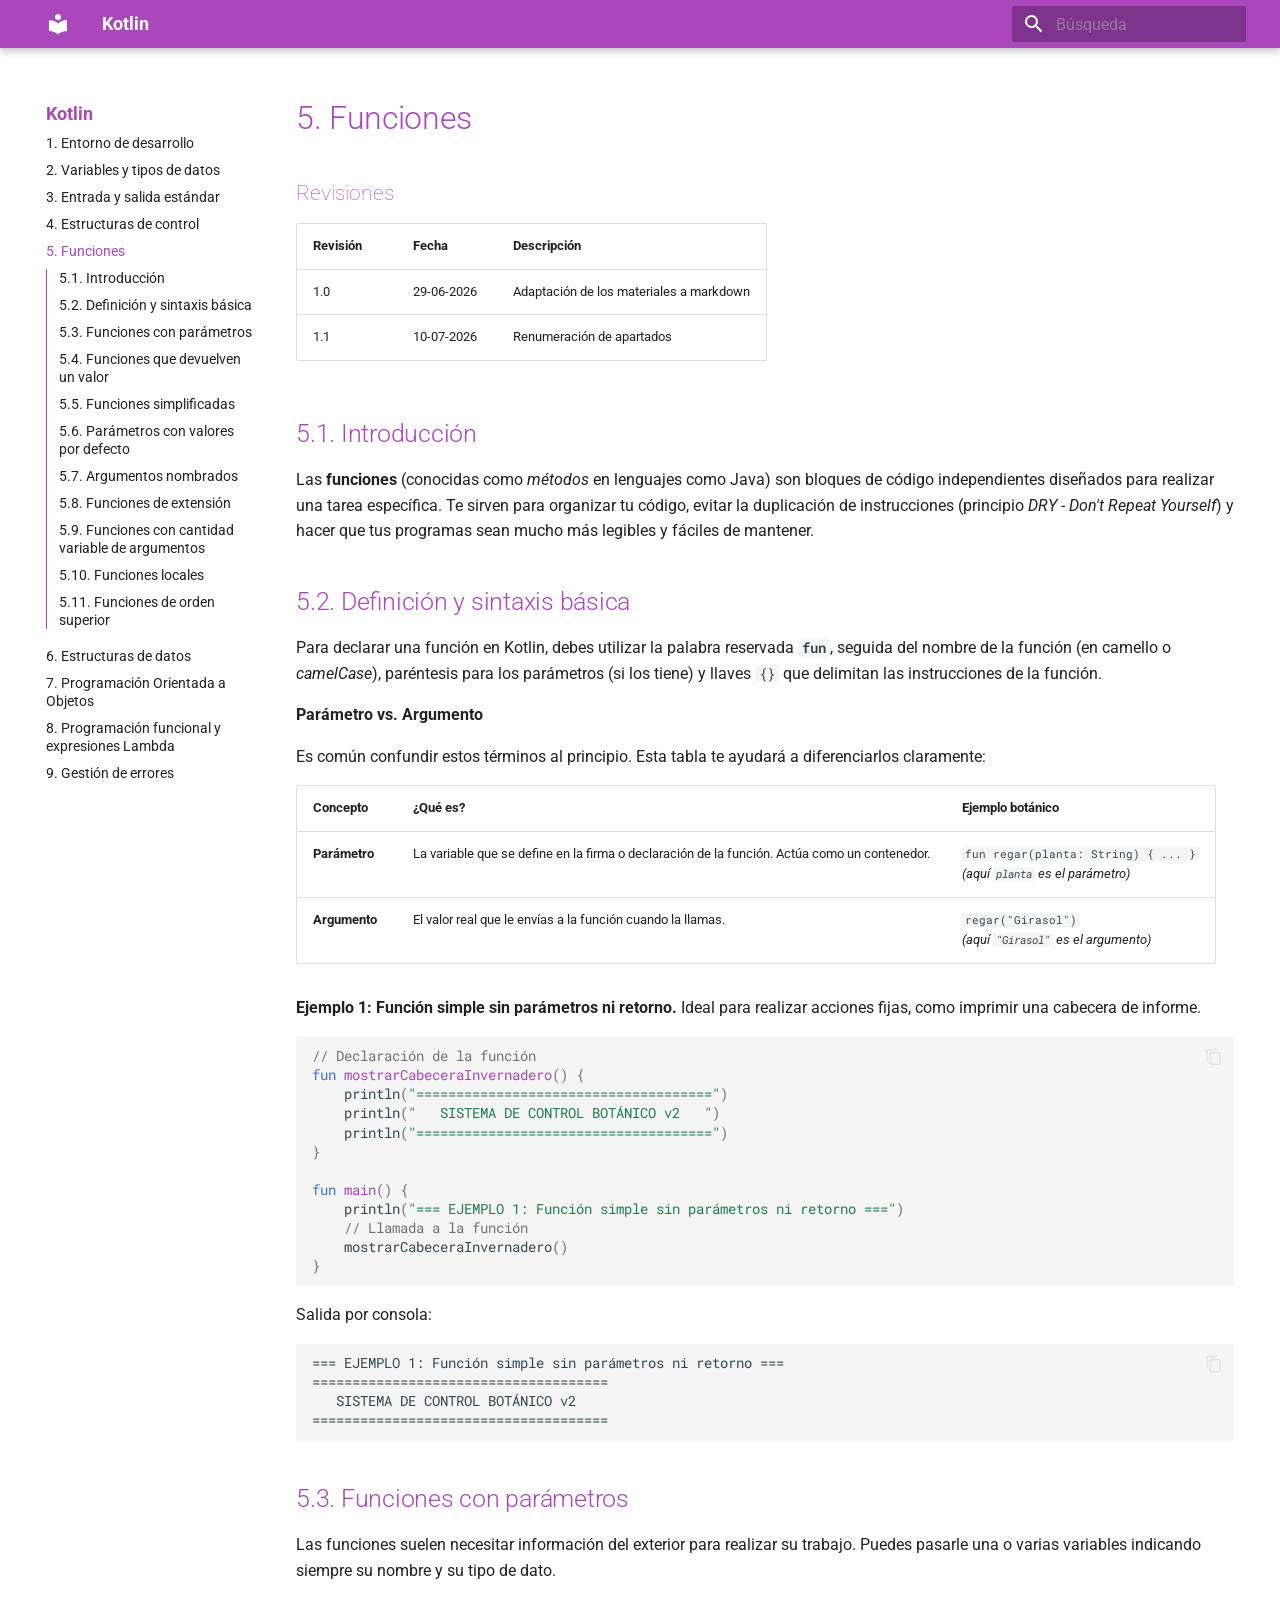
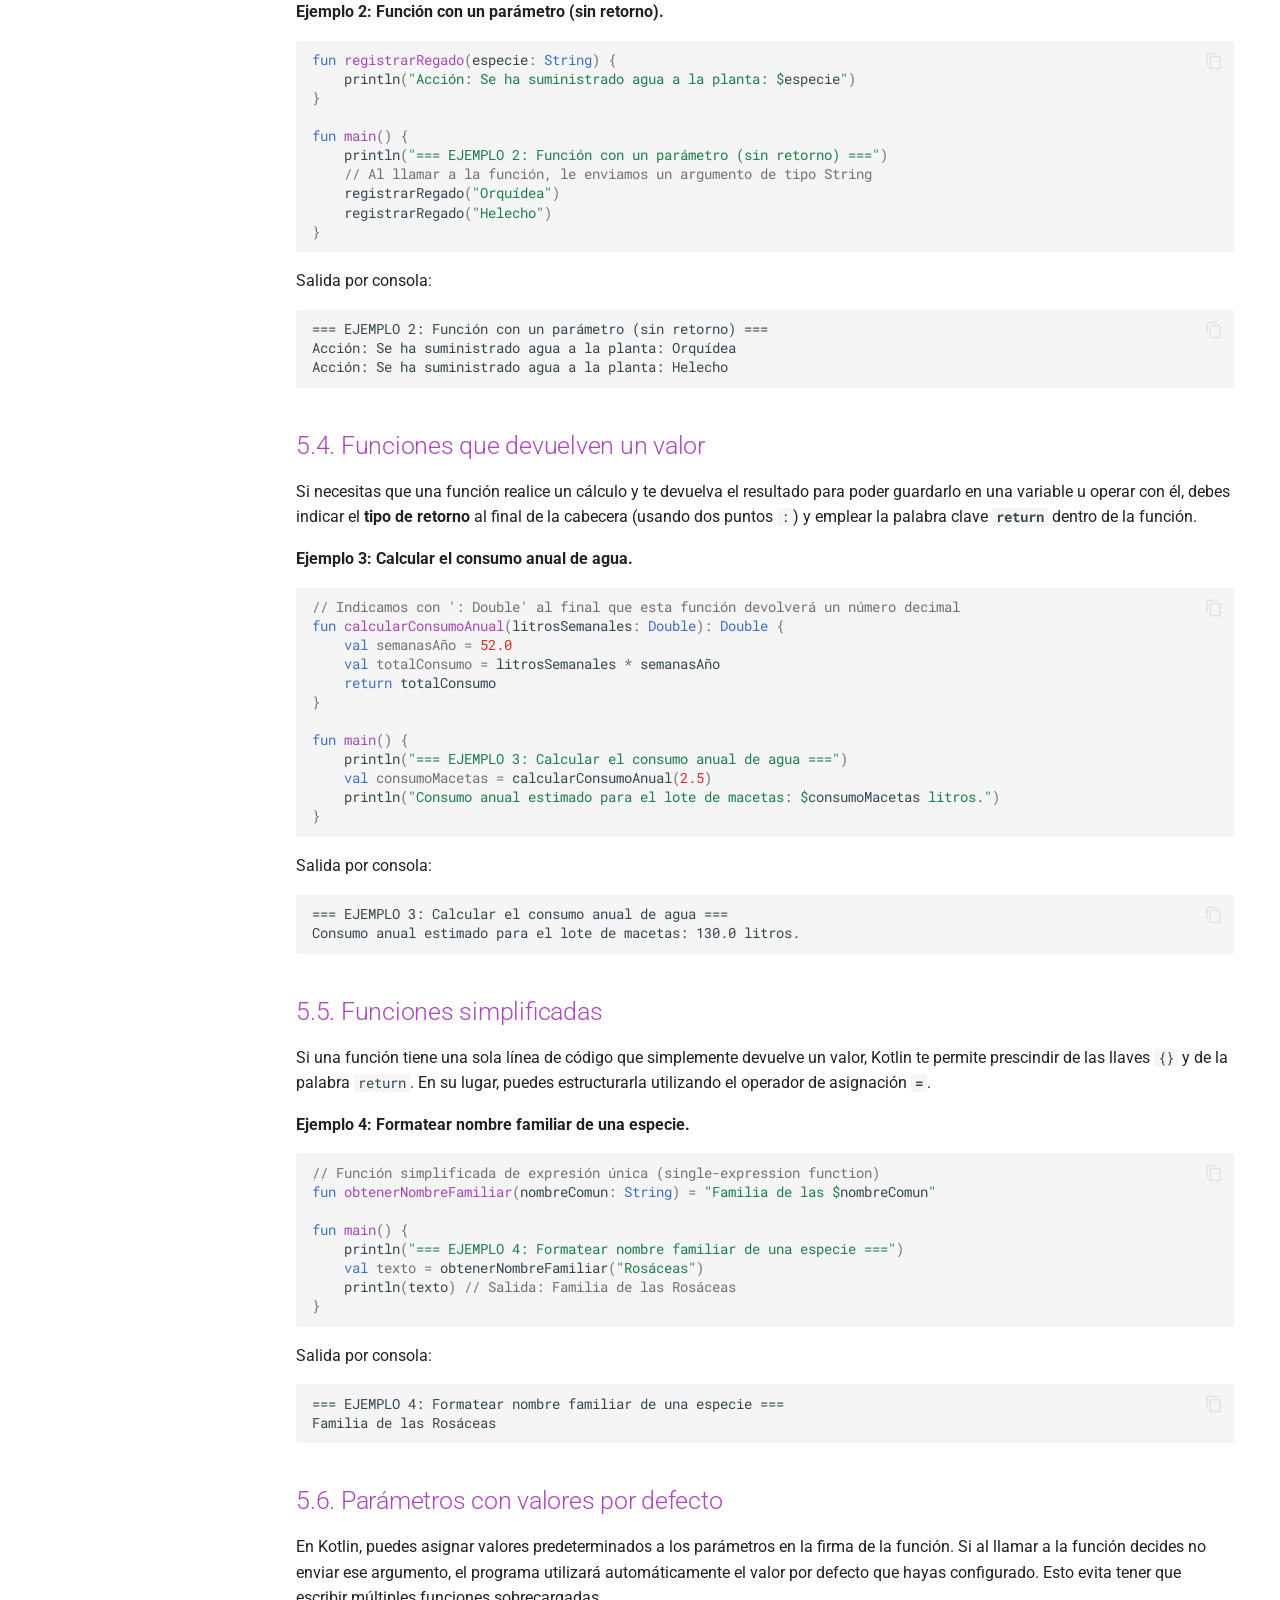
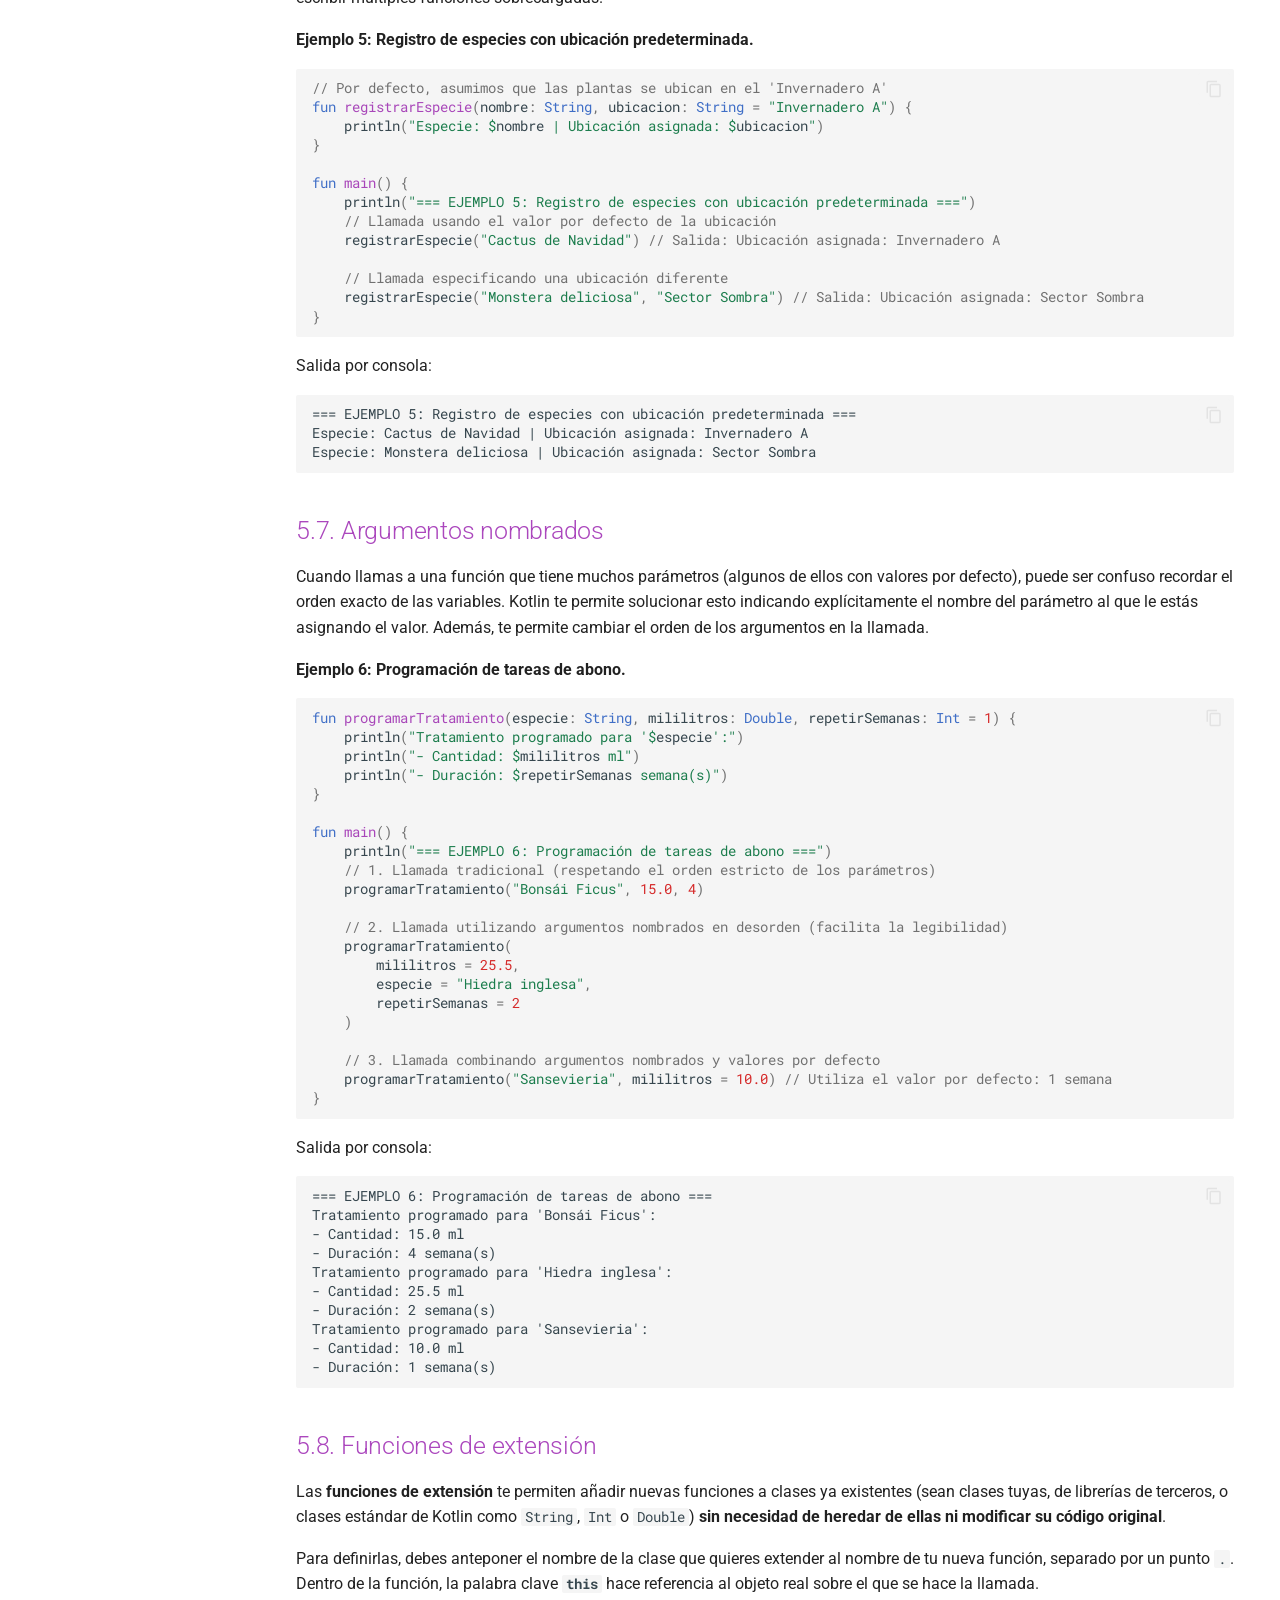
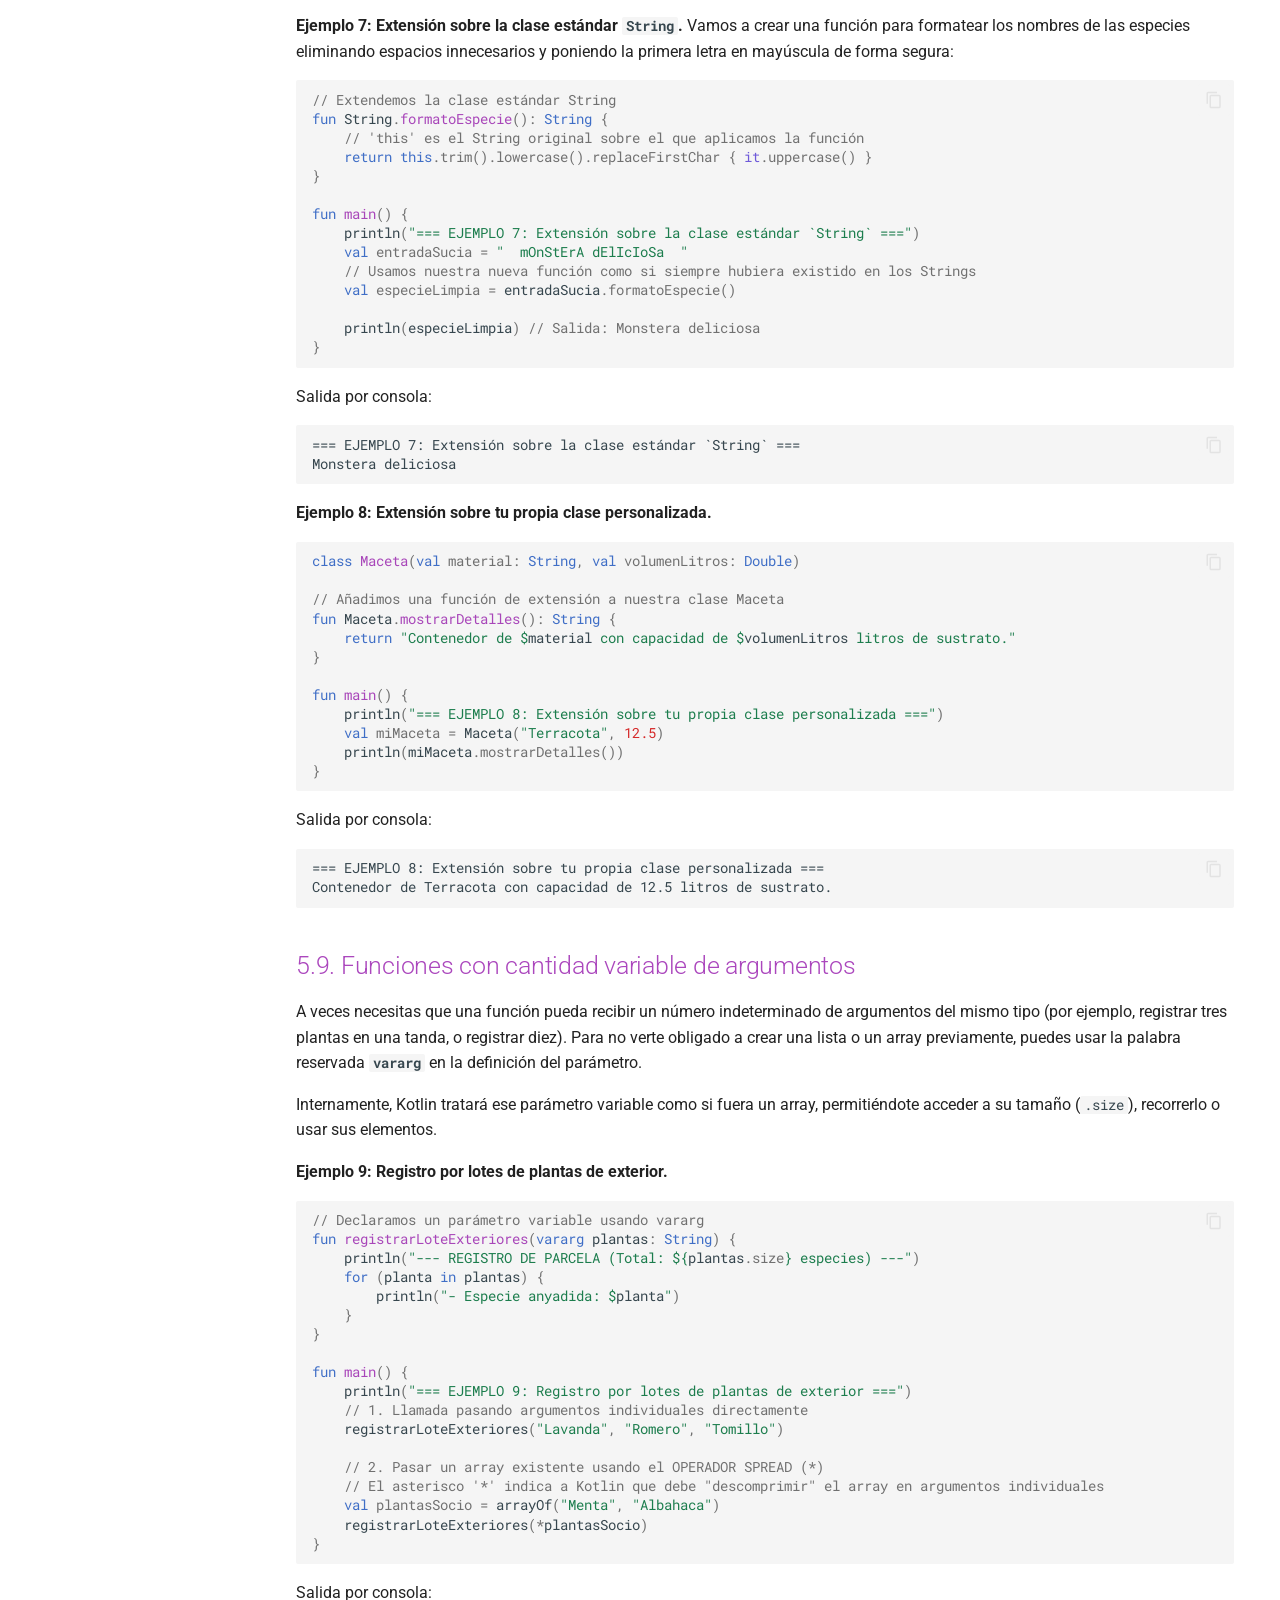
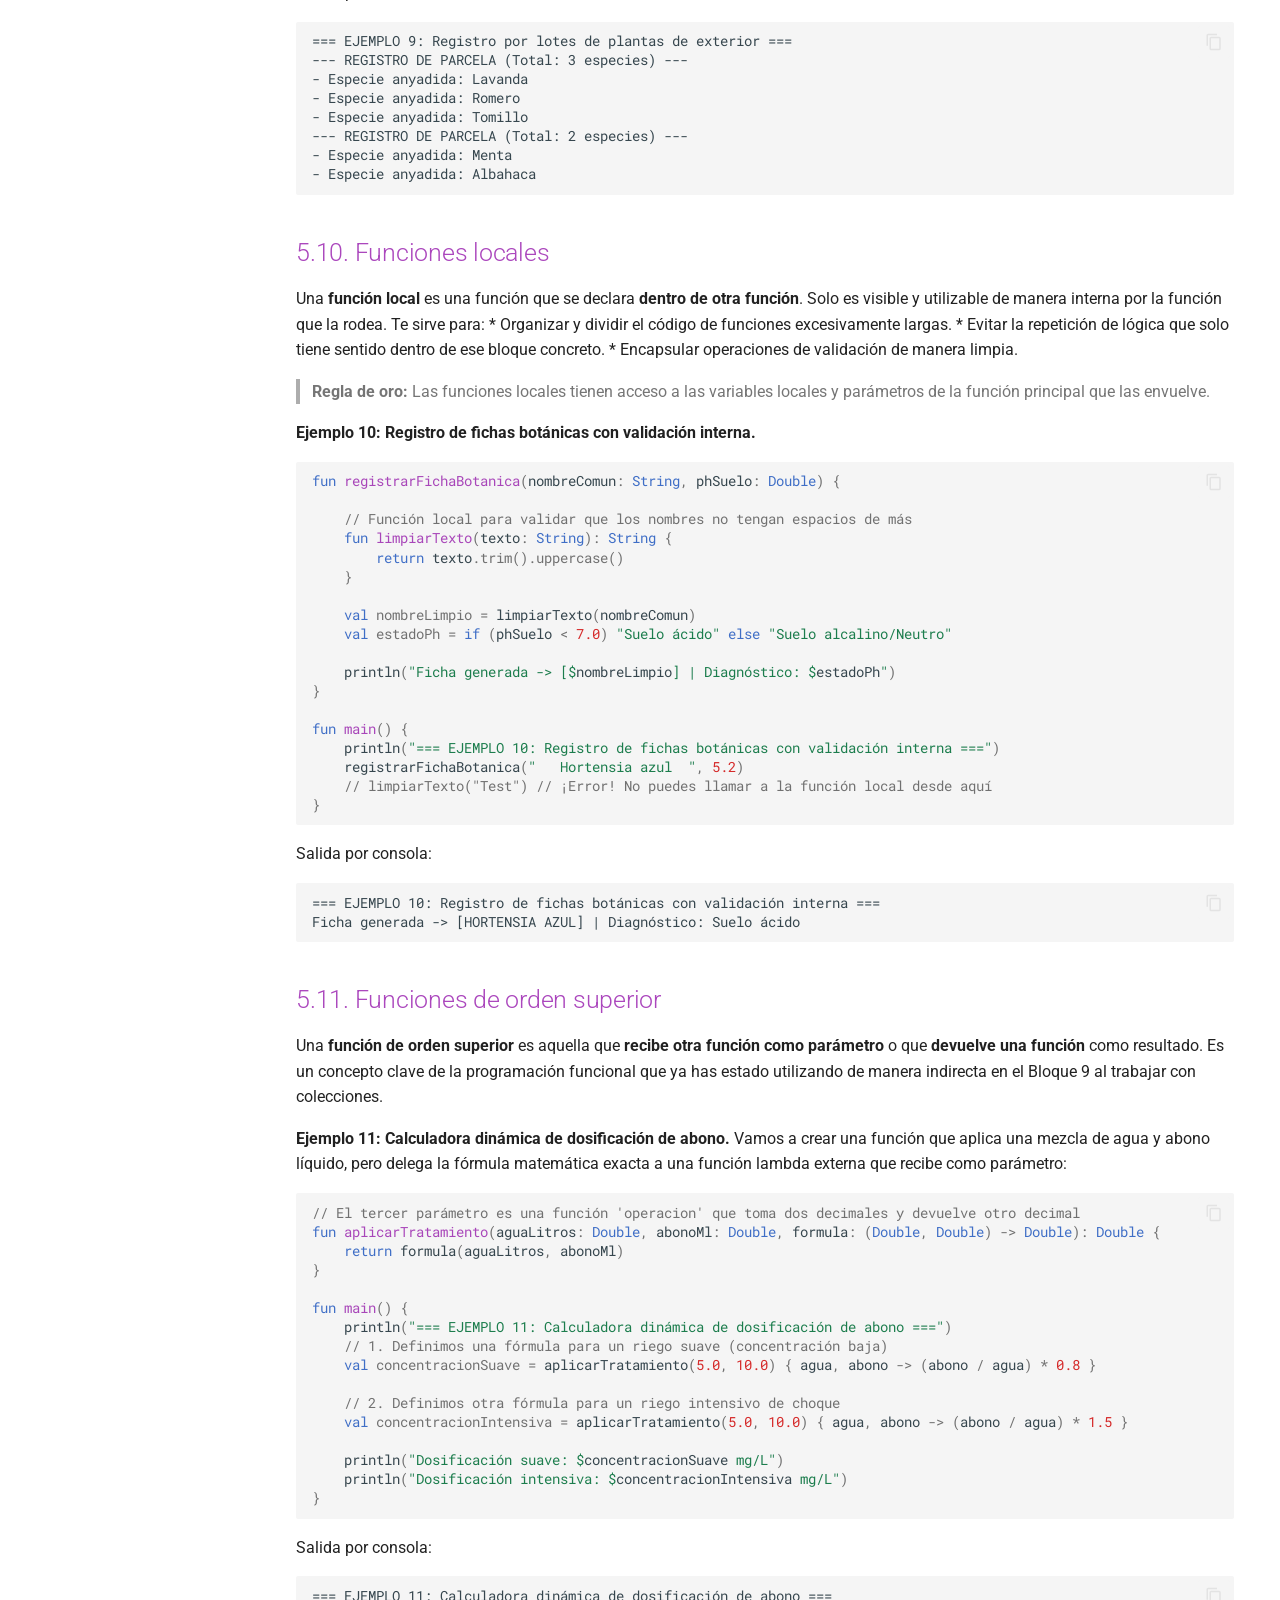
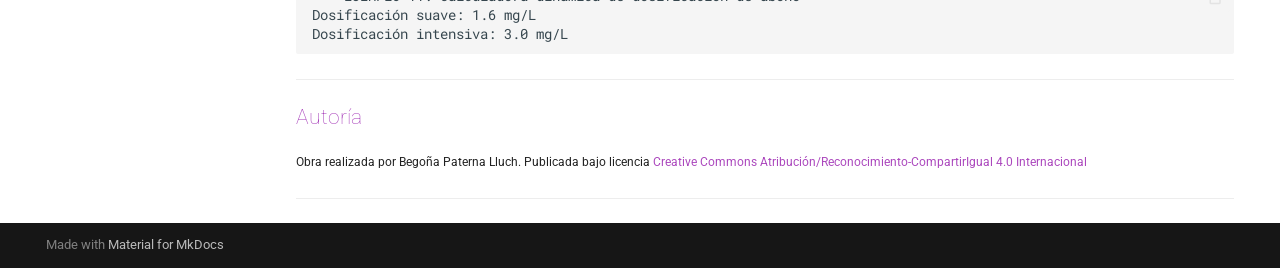
<file: kotlin05.html>
<!doctype html>
<html lang="es" class="no-js">
  <head>
    
      <meta charset="utf-8">
      <meta name="viewport" content="width=device-width,initial-scale=1">
      
      
        <meta name="author" content="Begoña Paterna">
      
      
        <link rel="canonical" href="https://bpaterna.github.io/kotlin/kotlin05.html">
      
      
        <link rel="prev" href="kotlin04.html">
      
      
        <link rel="next" href="kotlin06.html">
      
      
        
      
      
      <link rel="icon" href="assets/images/favicon.png">
      <meta name="generator" content="mkdocs-1.6.1, mkdocs-material-9.7.6">
    
    
      
        <title>5. Funciones - Kotlin</title>
      
    
    
      <link rel="stylesheet" href="assets/stylesheets/main.484c7ddc.min.css">
      
        
        <link rel="stylesheet" href="assets/stylesheets/palette.ab4e12ef.min.css">
      
      


    
    
      
    
    
      
        
        
        <link rel="preconnect" href="https://fonts.gstatic.com" crossorigin>
        <link rel="stylesheet" href="https://fonts.googleapis.com/css?family=Roboto:300,300i,400,400i,700,700i%7CRoboto+Mono:400,400i,700,700i&display=fallback">
        <style>:root{--md-text-font:"Roboto";--md-code-font:"Roboto Mono"}</style>
      
    
    
      <link rel="stylesheet" href="stylesheets/extra.css">
    
    <script>__md_scope=new URL(".",location),__md_hash=e=>[...e].reduce(((e,_)=>(e<<5)-e+_.charCodeAt(0)),0),__md_get=(e,_=localStorage,t=__md_scope)=>JSON.parse(_.getItem(t.pathname+"."+e)),__md_set=(e,_,t=localStorage,a=__md_scope)=>{try{t.setItem(a.pathname+"."+e,JSON.stringify(_))}catch(e){}}</script>
    
      

    
    
  </head>
  
  
    
    
    
    
    
    <body dir="ltr" data-md-color-scheme="default" data-md-color-primary="purple" data-md-color-accent="indigo">
  
    
    <input class="md-toggle" data-md-toggle="drawer" type="checkbox" id="__drawer" autocomplete="off">
    <input class="md-toggle" data-md-toggle="search" type="checkbox" id="__search" autocomplete="off">
    <label class="md-overlay" for="__drawer"></label>
    <div data-md-component="skip">
      
        
        <a href="#5-funciones" class="md-skip">
          Saltar a contenido
        </a>
      
    </div>
    <div data-md-component="announce">
      
    </div>
    
    
      

  

<header class="md-header md-header--shadow" data-md-component="header">
  <nav class="md-header__inner md-grid" aria-label="Cabecera">
    <a href="." title="Kotlin" class="md-header__button md-logo" aria-label="Kotlin" data-md-component="logo">
      
  
  <svg xmlns="http://www.w3.org/2000/svg" viewBox="0 0 24 24"><path d="M12 8a3 3 0 0 0 3-3 3 3 0 0 0-3-3 3 3 0 0 0-3 3 3 3 0 0 0 3 3m0 3.54C9.64 9.35 6.5 8 3 8v11c3.5 0 6.64 1.35 9 3.54 2.36-2.19 5.5-3.54 9-3.54V8c-3.5 0-6.64 1.35-9 3.54"/></svg>

    </a>
    <label class="md-header__button md-icon" for="__drawer">
      
      <svg xmlns="http://www.w3.org/2000/svg" viewBox="0 0 24 24"><path d="M3 6h18v2H3zm0 5h18v2H3zm0 5h18v2H3z"/></svg>
    </label>
    <div class="md-header__title" data-md-component="header-title">
      <div class="md-header__ellipsis">
        <div class="md-header__topic">
          <span class="md-ellipsis">
            Kotlin
          </span>
        </div>
        <div class="md-header__topic" data-md-component="header-topic">
          <span class="md-ellipsis">
            
              5. Funciones
            
          </span>
        </div>
      </div>
    </div>
    
      
    
    
    
    
      
      
        <label class="md-header__button md-icon" for="__search">
          
          <svg xmlns="http://www.w3.org/2000/svg" viewBox="0 0 24 24"><path d="M9.5 3A6.5 6.5 0 0 1 16 9.5c0 1.61-.59 3.09-1.56 4.23l.27.27h.79l5 5-1.5 1.5-5-5v-.79l-.27-.27A6.52 6.52 0 0 1 9.5 16 6.5 6.5 0 0 1 3 9.5 6.5 6.5 0 0 1 9.5 3m0 2C7 5 5 7 5 9.5S7 14 9.5 14 14 12 14 9.5 12 5 9.5 5"/></svg>
        </label>
        <div class="md-search" data-md-component="search" role="dialog">
  <label class="md-search__overlay" for="__search"></label>
  <div class="md-search__inner" role="search">
    <form class="md-search__form" name="search">
      <input type="text" class="md-search__input" name="query" aria-label="Búsqueda" placeholder="Búsqueda" autocapitalize="off" autocorrect="off" autocomplete="off" spellcheck="false" data-md-component="search-query" required>
      <label class="md-search__icon md-icon" for="__search">
        
        <svg xmlns="http://www.w3.org/2000/svg" viewBox="0 0 24 24"><path d="M9.5 3A6.5 6.5 0 0 1 16 9.5c0 1.61-.59 3.09-1.56 4.23l.27.27h.79l5 5-1.5 1.5-5-5v-.79l-.27-.27A6.52 6.52 0 0 1 9.5 16 6.5 6.5 0 0 1 3 9.5 6.5 6.5 0 0 1 9.5 3m0 2C7 5 5 7 5 9.5S7 14 9.5 14 14 12 14 9.5 12 5 9.5 5"/></svg>
        
        <svg xmlns="http://www.w3.org/2000/svg" viewBox="0 0 24 24"><path d="M20 11v2H8l5.5 5.5-1.42 1.42L4.16 12l7.92-7.92L13.5 5.5 8 11z"/></svg>
      </label>
      <nav class="md-search__options" aria-label="Buscar">
        
        <button type="reset" class="md-search__icon md-icon" title="Limpiar" aria-label="Limpiar" tabindex="-1">
          
          <svg xmlns="http://www.w3.org/2000/svg" viewBox="0 0 24 24"><path d="M19 6.41 17.59 5 12 10.59 6.41 5 5 6.41 10.59 12 5 17.59 6.41 19 12 13.41 17.59 19 19 17.59 13.41 12z"/></svg>
        </button>
      </nav>
      
        <div class="md-search__suggest" data-md-component="search-suggest"></div>
      
    </form>
    <div class="md-search__output">
      <div class="md-search__scrollwrap" tabindex="0" data-md-scrollfix>
        <div class="md-search-result" data-md-component="search-result">
          <div class="md-search-result__meta">
            Inicializando búsqueda
          </div>
          <ol class="md-search-result__list" role="presentation"></ol>
        </div>
      </div>
    </div>
  </div>
</div>
      
    
    
  </nav>
  
</header>
    
    <div class="md-container" data-md-component="container">
      
      
        
          
        
      
      <main class="md-main" data-md-component="main">
        <div class="md-main__inner md-grid">
          
            
              
              <div class="md-sidebar md-sidebar--primary" data-md-component="sidebar" data-md-type="navigation" >
                <div class="md-sidebar__scrollwrap">
                  <div class="md-sidebar__inner">
                    



  

<nav class="md-nav md-nav--primary md-nav--integrated" aria-label="Navegación" data-md-level="0">
  <label class="md-nav__title" for="__drawer">
    <a href="." title="Kotlin" class="md-nav__button md-logo" aria-label="Kotlin" data-md-component="logo">
      
  
  <svg xmlns="http://www.w3.org/2000/svg" viewBox="0 0 24 24"><path d="M12 8a3 3 0 0 0 3-3 3 3 0 0 0-3-3 3 3 0 0 0-3 3 3 3 0 0 0 3 3m0 3.54C9.64 9.35 6.5 8 3 8v11c3.5 0 6.64 1.35 9 3.54 2.36-2.19 5.5-3.54 9-3.54V8c-3.5 0-6.64 1.35-9 3.54"/></svg>

    </a>
    Kotlin
  </label>
  
  <ul class="md-nav__list" data-md-scrollfix>
    
      
      
  
  
  
  
    <li class="md-nav__item">
      <a href="kotlin01.html" class="md-nav__link">
        
  
  
  <span class="md-ellipsis">
    
  
    1. Entorno de desarrollo
  

    
  </span>
  
  

      </a>
    </li>
  

    
      
      
  
  
  
  
    <li class="md-nav__item">
      <a href="kotlin02.html" class="md-nav__link">
        
  
  
  <span class="md-ellipsis">
    
  
    2. Variables y tipos de datos
  

    
  </span>
  
  

      </a>
    </li>
  

    
      
      
  
  
  
  
    <li class="md-nav__item">
      <a href="kotlin03.html" class="md-nav__link">
        
  
  
  <span class="md-ellipsis">
    
  
    3. Entrada y salida estándar
  

    
  </span>
  
  

      </a>
    </li>
  

    
      
      
  
  
  
  
    <li class="md-nav__item">
      <a href="kotlin04.html" class="md-nav__link">
        
  
  
  <span class="md-ellipsis">
    
  
    4. Estructuras de control
  

    
  </span>
  
  

      </a>
    </li>
  

    
      
      
  
  
    
  
  
  
    <li class="md-nav__item md-nav__item--active">
      
      <input class="md-nav__toggle md-toggle" type="checkbox" id="__toc">
      
      
        
      
      
        <label class="md-nav__link md-nav__link--active" for="__toc">
          
  
  
  <span class="md-ellipsis">
    
  
    5. Funciones
  

    
  </span>
  
  

          <span class="md-nav__icon md-icon"></span>
        </label>
      
      <a href="kotlin05.html" class="md-nav__link md-nav__link--active">
        
  
  
  <span class="md-ellipsis">
    
  
    5. Funciones
  

    
  </span>
  
  

      </a>
      
        

<nav class="md-nav md-nav--secondary" aria-label="Tabla de contenidos">
  
  
  
    
  
  
    <label class="md-nav__title" for="__toc">
      <span class="md-nav__icon md-icon"></span>
      Tabla de contenidos
    </label>
    <ul class="md-nav__list" data-md-component="toc" data-md-scrollfix>
      
        <li class="md-nav__item">
  <a href="#51-introduccion" class="md-nav__link">
    <span class="md-ellipsis">
      
        5.1. Introducción
      
    </span>
  </a>
  
</li>
      
        <li class="md-nav__item">
  <a href="#52-definicion-y-sintaxis-basica" class="md-nav__link">
    <span class="md-ellipsis">
      
        5.2. Definición y sintaxis básica
      
    </span>
  </a>
  
</li>
      
        <li class="md-nav__item">
  <a href="#53-funciones-con-parametros" class="md-nav__link">
    <span class="md-ellipsis">
      
        5.3. Funciones con parámetros
      
    </span>
  </a>
  
</li>
      
        <li class="md-nav__item">
  <a href="#54-funciones-que-devuelven-un-valor" class="md-nav__link">
    <span class="md-ellipsis">
      
        5.4. Funciones que devuelven un valor
      
    </span>
  </a>
  
</li>
      
        <li class="md-nav__item">
  <a href="#55-funciones-simplificadas" class="md-nav__link">
    <span class="md-ellipsis">
      
        5.5. Funciones simplificadas
      
    </span>
  </a>
  
</li>
      
        <li class="md-nav__item">
  <a href="#56-parametros-con-valores-por-defecto" class="md-nav__link">
    <span class="md-ellipsis">
      
        5.6. Parámetros con valores por defecto
      
    </span>
  </a>
  
</li>
      
        <li class="md-nav__item">
  <a href="#57-argumentos-nombrados" class="md-nav__link">
    <span class="md-ellipsis">
      
        5.7. Argumentos nombrados
      
    </span>
  </a>
  
</li>
      
        <li class="md-nav__item">
  <a href="#58-funciones-de-extension" class="md-nav__link">
    <span class="md-ellipsis">
      
        5.8. Funciones de extensión
      
    </span>
  </a>
  
</li>
      
        <li class="md-nav__item">
  <a href="#59-funciones-con-cantidad-variable-de-argumentos" class="md-nav__link">
    <span class="md-ellipsis">
      
        5.9. Funciones con cantidad variable de argumentos
      
    </span>
  </a>
  
</li>
      
        <li class="md-nav__item">
  <a href="#510-funciones-locales" class="md-nav__link">
    <span class="md-ellipsis">
      
        5.10. Funciones locales
      
    </span>
  </a>
  
</li>
      
        <li class="md-nav__item">
  <a href="#511-funciones-de-orden-superior" class="md-nav__link">
    <span class="md-ellipsis">
      
        5.11. Funciones de orden superior
      
    </span>
  </a>
  
</li>
      
    </ul>
  
</nav>
      
    </li>
  

    
      
      
  
  
  
  
    <li class="md-nav__item">
      <a href="kotlin06.html" class="md-nav__link">
        
  
  
  <span class="md-ellipsis">
    
  
    6. Estructuras de datos
  

    
  </span>
  
  

      </a>
    </li>
  

    
      
      
  
  
  
  
    <li class="md-nav__item">
      <a href="kotlin07.html" class="md-nav__link">
        
  
  
  <span class="md-ellipsis">
    
  
    7. Programación Orientada a Objetos
  

    
  </span>
  
  

      </a>
    </li>
  

    
      
      
  
  
  
  
    <li class="md-nav__item">
      <a href="kotlin08.html" class="md-nav__link">
        
  
  
  <span class="md-ellipsis">
    
  
    8. Programación funcional y expresiones Lambda
  

    
  </span>
  
  

      </a>
    </li>
  

    
      
      
  
  
  
  
    <li class="md-nav__item">
      <a href="kotlin09.html" class="md-nav__link">
        
  
  
  <span class="md-ellipsis">
    
  
    9. Gestión de errores
  

    
  </span>
  
  

      </a>
    </li>
  

    
  </ul>
</nav>
                  </div>
                </div>
              </div>
            
            
          
          
            <div class="md-content" data-md-component="content">
              
              <article class="md-content__inner md-typeset">
                
                  



<h1 id="5-funciones">5. Funciones<a class="headerlink" href="#5-funciones" title="Permanent link">&para;</a></h1>
<p><span class="mi_h3">Revisiones</span></p>
<table>
<thead>
<tr>
<th>Revisión</th>
<th>Fecha</th>
<th>Descripción</th>
</tr>
</thead>
<tbody>
<tr>
<td>1.0</td>
<td>29-06-2026</td>
<td>Adaptación de los materiales a markdown</td>
</tr>
<tr>
<td>1.1</td>
<td>10-07-2026</td>
<td>Renumeración de apartados</td>
</tr>
</tbody>
</table>
<h2 id="51-introduccion">5.1. Introducción<a class="headerlink" href="#51-introduccion" title="Permanent link">&para;</a></h2>
<p>Las <strong>funciones</strong> (conocidas como <em>métodos</em> en lenguajes como Java) son bloques de código independientes diseñados para realizar una tarea específica. Te sirven para organizar tu código, evitar la duplicación de instrucciones (principio <em>DRY - Don't Repeat Yourself</em>) y hacer que tus programas sean mucho más legibles y fáciles de mantener.</p>
<h2 id="52-definicion-y-sintaxis-basica">5.2. Definición y sintaxis básica<a class="headerlink" href="#52-definicion-y-sintaxis-basica" title="Permanent link">&para;</a></h2>
<p>Para declarar una función en Kotlin, debes utilizar la palabra reservada <strong><code>fun</code></strong>, seguida del nombre de la función (en camello o <em>camelCase</em>), paréntesis para los parámetros (si los tiene) y llaves <code>{}</code> que delimitan las instrucciones de la función.</p>
<p><strong>Parámetro vs. Argumento</strong></p>
<p>Es común confundir estos términos al principio. Esta tabla te ayudará a diferenciarlos claramente:</p>
<table>
<thead>
<tr>
<th style="text-align: left;">Concepto</th>
<th style="text-align: left;">¿Qué es?</th>
<th style="text-align: left;">Ejemplo botánico</th>
</tr>
</thead>
<tbody>
<tr>
<td style="text-align: left;"><strong>Parámetro</strong></td>
<td style="text-align: left;">La variable que se define en la firma o declaración de la función. Actúa como un contenedor.</td>
<td style="text-align: left;"><code>fun regar(planta: String) { ... }</code><br><em>(aquí <code>planta</code> es el parámetro)</em></td>
</tr>
<tr>
<td style="text-align: left;"><strong>Argumento</strong></td>
<td style="text-align: left;">El valor real que le envías a la función cuando la llamas.</td>
<td style="text-align: left;"><code>regar("Girasol")</code><br><em>(aquí <code>"Girasol"</code> es el argumento)</em></td>
</tr>
</tbody>
</table>
<p><strong>Ejemplo 1: Función simple sin parámetros ni retorno.</strong> Ideal para realizar acciones fijas, como imprimir una cabecera de informe.</p>
<div class="highlight"><pre><span></span><code><span class="c1">// Declaración de la función</span>
<span class="kd">fun</span><span class="w"> </span><span class="nf">mostrarCabeceraInvernadero</span><span class="p">()</span><span class="w"> </span><span class="p">{</span>
<span class="w">    </span><span class="n">println</span><span class="p">(</span><span class="s">&quot;=====================================&quot;</span><span class="p">)</span>
<span class="w">    </span><span class="n">println</span><span class="p">(</span><span class="s">&quot;   SISTEMA DE CONTROL BOTÁNICO v2   &quot;</span><span class="p">)</span>
<span class="w">    </span><span class="n">println</span><span class="p">(</span><span class="s">&quot;=====================================&quot;</span><span class="p">)</span>
<span class="p">}</span>

<span class="kd">fun</span><span class="w"> </span><span class="nf">main</span><span class="p">()</span><span class="w"> </span><span class="p">{</span>
<span class="w">    </span><span class="n">println</span><span class="p">(</span><span class="s">&quot;=== EJEMPLO 1: Función simple sin parámetros ni retorno ===&quot;</span><span class="p">)</span>
<span class="w">    </span><span class="c1">// Llamada a la función</span>
<span class="w">    </span><span class="n">mostrarCabeceraInvernadero</span><span class="p">()</span>
<span class="p">}</span>
</code></pre></div>
<p>Salida por consola:</p>
<div class="highlight"><pre><span></span><code>=== EJEMPLO 1: Función simple sin parámetros ni retorno ===
=====================================
   SISTEMA DE CONTROL BOTÁNICO v2   
=====================================
</code></pre></div>
<h2 id="53-funciones-con-parametros">5.3. Funciones con parámetros<a class="headerlink" href="#53-funciones-con-parametros" title="Permanent link">&para;</a></h2>
<p>Las funciones suelen necesitar información del exterior para realizar su trabajo. Puedes pasarle una o varias variables indicando siempre su nombre y su tipo de dato.</p>
<p><strong>Ejemplo 2: Función con un parámetro (sin retorno).</strong></p>
<div class="highlight"><pre><span></span><code><span class="kd">fun</span><span class="w"> </span><span class="nf">registrarRegado</span><span class="p">(</span><span class="n">especie</span><span class="p">:</span><span class="w"> </span><span class="kt">String</span><span class="p">)</span><span class="w"> </span><span class="p">{</span>
<span class="w">    </span><span class="n">println</span><span class="p">(</span><span class="s">&quot;Acción: Se ha suministrado agua a la planta: </span><span class="si">$</span><span class="n">especie</span><span class="s">&quot;</span><span class="p">)</span>
<span class="p">}</span>

<span class="kd">fun</span><span class="w"> </span><span class="nf">main</span><span class="p">()</span><span class="w"> </span><span class="p">{</span>
<span class="w">    </span><span class="n">println</span><span class="p">(</span><span class="s">&quot;=== EJEMPLO 2: Función con un parámetro (sin retorno) ===&quot;</span><span class="p">)</span>
<span class="w">    </span><span class="c1">// Al llamar a la función, le enviamos un argumento de tipo String</span>
<span class="w">    </span><span class="n">registrarRegado</span><span class="p">(</span><span class="s">&quot;Orquídea&quot;</span><span class="p">)</span>
<span class="w">    </span><span class="n">registrarRegado</span><span class="p">(</span><span class="s">&quot;Helecho&quot;</span><span class="p">)</span>
<span class="p">}</span>
</code></pre></div>
<p>Salida por consola:</p>
<div class="highlight"><pre><span></span><code>=== EJEMPLO 2: Función con un parámetro (sin retorno) ===
Acción: Se ha suministrado agua a la planta: Orquídea
Acción: Se ha suministrado agua a la planta: Helecho
</code></pre></div>
<h2 id="54-funciones-que-devuelven-un-valor">5.4. Funciones que devuelven un valor<a class="headerlink" href="#54-funciones-que-devuelven-un-valor" title="Permanent link">&para;</a></h2>
<p>Si necesitas que una función realice un cálculo y te devuelva el resultado para poder guardarlo en una variable u operar con él, debes indicar el <strong>tipo de retorno</strong> al final de la cabecera (usando dos puntos <code>:</code>) y emplear la palabra clave <strong><code>return</code></strong> dentro de la función.</p>
<p><strong>Ejemplo 3: Calcular el consumo anual de agua.</strong></p>
<div class="highlight"><pre><span></span><code><span class="c1">// Indicamos con &#39;: Double&#39; al final que esta función devolverá un número decimal</span>
<span class="kd">fun</span><span class="w"> </span><span class="nf">calcularConsumoAnual</span><span class="p">(</span><span class="n">litrosSemanales</span><span class="p">:</span><span class="w"> </span><span class="kt">Double</span><span class="p">):</span><span class="w"> </span><span class="kt">Double</span><span class="w"> </span><span class="p">{</span>
<span class="w">    </span><span class="kd">val</span><span class="w"> </span><span class="nv">semanasAño</span><span class="w"> </span><span class="o">=</span><span class="w"> </span><span class="m">52.0</span>
<span class="w">    </span><span class="kd">val</span><span class="w"> </span><span class="nv">totalConsumo</span><span class="w"> </span><span class="o">=</span><span class="w"> </span><span class="n">litrosSemanales</span><span class="w"> </span><span class="o">*</span><span class="w"> </span><span class="n">semanasAño</span>
<span class="w">    </span><span class="k">return</span><span class="w"> </span><span class="n">totalConsumo</span>
<span class="p">}</span>

<span class="kd">fun</span><span class="w"> </span><span class="nf">main</span><span class="p">()</span><span class="w"> </span><span class="p">{</span>
<span class="w">    </span><span class="n">println</span><span class="p">(</span><span class="s">&quot;=== EJEMPLO 3: Calcular el consumo anual de agua ===&quot;</span><span class="p">)</span>
<span class="w">    </span><span class="kd">val</span><span class="w"> </span><span class="nv">consumoMacetas</span><span class="w"> </span><span class="o">=</span><span class="w"> </span><span class="n">calcularConsumoAnual</span><span class="p">(</span><span class="m">2.5</span><span class="p">)</span>
<span class="w">    </span><span class="n">println</span><span class="p">(</span><span class="s">&quot;Consumo anual estimado para el lote de macetas: </span><span class="si">$</span><span class="n">consumoMacetas</span><span class="s"> litros.&quot;</span><span class="p">)</span>
<span class="p">}</span>
</code></pre></div>
<p>Salida por consola:</p>
<div class="highlight"><pre><span></span><code>=== EJEMPLO 3: Calcular el consumo anual de agua ===
Consumo anual estimado para el lote de macetas: 130.0 litros.
</code></pre></div>
<h2 id="55-funciones-simplificadas">5.5. Funciones simplificadas<a class="headerlink" href="#55-funciones-simplificadas" title="Permanent link">&para;</a></h2>
<p>Si una función tiene una sola línea de código que simplemente devuelve un valor, Kotlin te permite prescindir de las llaves <code>{}</code> y de la palabra <code>return</code>. En su lugar, puedes estructurarla utilizando el operador de asignación <strong><code>=</code></strong>.</p>
<p><strong>Ejemplo 4: Formatear nombre familiar de una especie.</strong></p>
<div class="highlight"><pre><span></span><code><span class="c1">// Función simplificada de expresión única (single-expression function)</span>
<span class="kd">fun</span><span class="w"> </span><span class="nf">obtenerNombreFamiliar</span><span class="p">(</span><span class="n">nombreComun</span><span class="p">:</span><span class="w"> </span><span class="kt">String</span><span class="p">)</span><span class="w"> </span><span class="o">=</span><span class="w"> </span><span class="s">&quot;Familia de las </span><span class="si">$</span><span class="n">nombreComun</span><span class="s">&quot;</span>

<span class="kd">fun</span><span class="w"> </span><span class="nf">main</span><span class="p">()</span><span class="w"> </span><span class="p">{</span>
<span class="w">    </span><span class="n">println</span><span class="p">(</span><span class="s">&quot;=== EJEMPLO 4: Formatear nombre familiar de una especie ===&quot;</span><span class="p">)</span>
<span class="w">    </span><span class="kd">val</span><span class="w"> </span><span class="nv">texto</span><span class="w"> </span><span class="o">=</span><span class="w"> </span><span class="n">obtenerNombreFamiliar</span><span class="p">(</span><span class="s">&quot;Rosáceas&quot;</span><span class="p">)</span>
<span class="w">    </span><span class="n">println</span><span class="p">(</span><span class="n">texto</span><span class="p">)</span><span class="w"> </span><span class="c1">// Salida: Familia de las Rosáceas</span>
<span class="p">}</span>
</code></pre></div>
<p>Salida por consola:</p>
<div class="highlight"><pre><span></span><code>=== EJEMPLO 4: Formatear nombre familiar de una especie ===
Familia de las Rosáceas
</code></pre></div>
<h2 id="56-parametros-con-valores-por-defecto">5.6. Parámetros con valores por defecto<a class="headerlink" href="#56-parametros-con-valores-por-defecto" title="Permanent link">&para;</a></h2>
<p>En Kotlin, puedes asignar valores predeterminados a los parámetros en la firma de la función. Si al llamar a la función decides no enviar ese argumento, el programa utilizará automáticamente el valor por defecto que hayas configurado. Esto evita tener que escribir múltiples funciones sobrecargadas.</p>
<p><strong>Ejemplo 5: Registro de especies con ubicación predeterminada.</strong></p>
<div class="highlight"><pre><span></span><code><span class="c1">// Por defecto, asumimos que las plantas se ubican en el &#39;Invernadero A&#39;</span>
<span class="kd">fun</span><span class="w"> </span><span class="nf">registrarEspecie</span><span class="p">(</span><span class="n">nombre</span><span class="p">:</span><span class="w"> </span><span class="kt">String</span><span class="p">,</span><span class="w"> </span><span class="n">ubicacion</span><span class="p">:</span><span class="w"> </span><span class="kt">String</span><span class="w"> </span><span class="o">=</span><span class="w"> </span><span class="s">&quot;Invernadero A&quot;</span><span class="p">)</span><span class="w"> </span><span class="p">{</span>
<span class="w">    </span><span class="n">println</span><span class="p">(</span><span class="s">&quot;Especie: </span><span class="si">$</span><span class="n">nombre</span><span class="s"> | Ubicación asignada: </span><span class="si">$</span><span class="n">ubicacion</span><span class="s">&quot;</span><span class="p">)</span>
<span class="p">}</span>

<span class="kd">fun</span><span class="w"> </span><span class="nf">main</span><span class="p">()</span><span class="w"> </span><span class="p">{</span>
<span class="w">    </span><span class="n">println</span><span class="p">(</span><span class="s">&quot;=== EJEMPLO 5: Registro de especies con ubicación predeterminada ===&quot;</span><span class="p">)</span>
<span class="w">    </span><span class="c1">// Llamada usando el valor por defecto de la ubicación</span>
<span class="w">    </span><span class="n">registrarEspecie</span><span class="p">(</span><span class="s">&quot;Cactus de Navidad&quot;</span><span class="p">)</span><span class="w"> </span><span class="c1">// Salida: Ubicación asignada: Invernadero A</span>

<span class="w">    </span><span class="c1">// Llamada especificando una ubicación diferente</span>
<span class="w">    </span><span class="n">registrarEspecie</span><span class="p">(</span><span class="s">&quot;Monstera deliciosa&quot;</span><span class="p">,</span><span class="w"> </span><span class="s">&quot;Sector Sombra&quot;</span><span class="p">)</span><span class="w"> </span><span class="c1">// Salida: Ubicación asignada: Sector Sombra</span>
<span class="p">}</span>
</code></pre></div>
<p>Salida por consola:</p>
<div class="highlight"><pre><span></span><code>=== EJEMPLO 5: Registro de especies con ubicación predeterminada ===
Especie: Cactus de Navidad | Ubicación asignada: Invernadero A
Especie: Monstera deliciosa | Ubicación asignada: Sector Sombra
</code></pre></div>
<h2 id="57-argumentos-nombrados">5.7. Argumentos nombrados<a class="headerlink" href="#57-argumentos-nombrados" title="Permanent link">&para;</a></h2>
<p>Cuando llamas a una función que tiene muchos parámetros (algunos de ellos con valores por defecto), puede ser confuso recordar el orden exacto de las variables. Kotlin te permite solucionar esto indicando explícitamente el nombre del parámetro al que le estás asignando el valor. Además, te permite cambiar el orden de los argumentos en la llamada.</p>
<p><strong>Ejemplo 6: Programación de tareas de abono.</strong></p>
<div class="highlight"><pre><span></span><code><span class="kd">fun</span><span class="w"> </span><span class="nf">programarTratamiento</span><span class="p">(</span><span class="n">especie</span><span class="p">:</span><span class="w"> </span><span class="kt">String</span><span class="p">,</span><span class="w"> </span><span class="n">mililitros</span><span class="p">:</span><span class="w"> </span><span class="kt">Double</span><span class="p">,</span><span class="w"> </span><span class="n">repetirSemanas</span><span class="p">:</span><span class="w"> </span><span class="kt">Int</span><span class="w"> </span><span class="o">=</span><span class="w"> </span><span class="m">1</span><span class="p">)</span><span class="w"> </span><span class="p">{</span>
<span class="w">    </span><span class="n">println</span><span class="p">(</span><span class="s">&quot;Tratamiento programado para &#39;</span><span class="si">$</span><span class="n">especie</span><span class="s">&#39;:&quot;</span><span class="p">)</span>
<span class="w">    </span><span class="n">println</span><span class="p">(</span><span class="s">&quot;- Cantidad: </span><span class="si">$</span><span class="n">mililitros</span><span class="s"> ml&quot;</span><span class="p">)</span>
<span class="w">    </span><span class="n">println</span><span class="p">(</span><span class="s">&quot;- Duración: </span><span class="si">$</span><span class="n">repetirSemanas</span><span class="s"> semana(s)&quot;</span><span class="p">)</span>
<span class="p">}</span>

<span class="kd">fun</span><span class="w"> </span><span class="nf">main</span><span class="p">()</span><span class="w"> </span><span class="p">{</span>
<span class="w">    </span><span class="n">println</span><span class="p">(</span><span class="s">&quot;=== EJEMPLO 6: Programación de tareas de abono ===&quot;</span><span class="p">)</span>
<span class="w">    </span><span class="c1">// 1. Llamada tradicional (respetando el orden estricto de los parámetros)</span>
<span class="w">    </span><span class="n">programarTratamiento</span><span class="p">(</span><span class="s">&quot;Bonsái Ficus&quot;</span><span class="p">,</span><span class="w"> </span><span class="m">15.0</span><span class="p">,</span><span class="w"> </span><span class="m">4</span><span class="p">)</span>

<span class="w">    </span><span class="c1">// 2. Llamada utilizando argumentos nombrados en desorden (facilita la legibilidad)</span>
<span class="w">    </span><span class="n">programarTratamiento</span><span class="p">(</span>
<span class="w">        </span><span class="n">mililitros</span><span class="w"> </span><span class="o">=</span><span class="w"> </span><span class="m">25.5</span><span class="p">,</span><span class="w"> </span>
<span class="w">        </span><span class="n">especie</span><span class="w"> </span><span class="o">=</span><span class="w"> </span><span class="s">&quot;Hiedra inglesa&quot;</span><span class="p">,</span><span class="w"> </span>
<span class="w">        </span><span class="n">repetirSemanas</span><span class="w"> </span><span class="o">=</span><span class="w"> </span><span class="m">2</span>
<span class="w">    </span><span class="p">)</span>

<span class="w">    </span><span class="c1">// 3. Llamada combinando argumentos nombrados y valores por defecto</span>
<span class="w">    </span><span class="n">programarTratamiento</span><span class="p">(</span><span class="s">&quot;Sansevieria&quot;</span><span class="p">,</span><span class="w"> </span><span class="n">mililitros</span><span class="w"> </span><span class="o">=</span><span class="w"> </span><span class="m">10.0</span><span class="p">)</span><span class="w"> </span><span class="c1">// Utiliza el valor por defecto: 1 semana</span>
<span class="p">}</span>
</code></pre></div>
<p>Salida por consola:</p>
<div class="highlight"><pre><span></span><code>=== EJEMPLO 6: Programación de tareas de abono ===
Tratamiento programado para &#39;Bonsái Ficus&#39;:
- Cantidad: 15.0 ml
- Duración: 4 semana(s)
Tratamiento programado para &#39;Hiedra inglesa&#39;:
- Cantidad: 25.5 ml
- Duración: 2 semana(s)
Tratamiento programado para &#39;Sansevieria&#39;:
- Cantidad: 10.0 ml
- Duración: 1 semana(s)
</code></pre></div>
<h2 id="58-funciones-de-extension">5.8. Funciones de extensión<a class="headerlink" href="#58-funciones-de-extension" title="Permanent link">&para;</a></h2>
<p>Las <strong>funciones de extensión</strong> te permiten añadir nuevas funciones a clases ya existentes (sean clases tuyas, de librerías de terceros, o clases estándar de Kotlin como <code>String</code>, <code>Int</code> o <code>Double</code>) <strong>sin necesidad de heredar de ellas ni modificar su código original</strong>.</p>
<p>Para definirlas, debes anteponer el nombre de la clase que quieres extender al nombre de tu nueva función, separado por un punto <code>.</code>. Dentro de la función, la palabra clave <strong><code>this</code></strong> hace referencia al objeto real sobre el que se hace la llamada.</p>
<p><strong>Ejemplo 7: Extensión sobre la clase estándar <code>String</code>.</strong> Vamos a crear una función para formatear los nombres de las especies eliminando espacios innecesarios y poniendo la primera letra en mayúscula de forma segura:</p>
<div class="highlight"><pre><span></span><code><span class="c1">// Extendemos la clase estándar String</span>
<span class="kd">fun</span><span class="w"> </span><span class="n">String</span><span class="p">.</span><span class="nf">formatoEspecie</span><span class="p">():</span><span class="w"> </span><span class="kt">String</span><span class="w"> </span><span class="p">{</span>
<span class="w">    </span><span class="c1">// &#39;this&#39; es el String original sobre el que aplicamos la función</span>
<span class="w">    </span><span class="k">return</span><span class="w"> </span><span class="k">this</span><span class="p">.</span><span class="na">trim</span><span class="p">().</span><span class="na">lowercase</span><span class="p">().</span><span class="na">replaceFirstChar</span><span class="w"> </span><span class="p">{</span><span class="w"> </span><span class="nb">it</span><span class="p">.</span><span class="na">uppercase</span><span class="p">()</span><span class="w"> </span><span class="p">}</span>
<span class="p">}</span>

<span class="kd">fun</span><span class="w"> </span><span class="nf">main</span><span class="p">()</span><span class="w"> </span><span class="p">{</span>
<span class="w">    </span><span class="n">println</span><span class="p">(</span><span class="s">&quot;=== EJEMPLO 7: Extensión sobre la clase estándar `String` ===&quot;</span><span class="p">)</span>
<span class="w">    </span><span class="kd">val</span><span class="w"> </span><span class="nv">entradaSucia</span><span class="w"> </span><span class="o">=</span><span class="w"> </span><span class="s">&quot;  mOnStErA dElIcIoSa  &quot;</span>
<span class="w">    </span><span class="c1">// Usamos nuestra nueva función como si siempre hubiera existido en los Strings</span>
<span class="w">    </span><span class="kd">val</span><span class="w"> </span><span class="nv">especieLimpia</span><span class="w"> </span><span class="o">=</span><span class="w"> </span><span class="n">entradaSucia</span><span class="p">.</span><span class="na">formatoEspecie</span><span class="p">()</span>

<span class="w">    </span><span class="n">println</span><span class="p">(</span><span class="n">especieLimpia</span><span class="p">)</span><span class="w"> </span><span class="c1">// Salida: Monstera deliciosa</span>
<span class="p">}</span>
</code></pre></div>
<p>Salida por consola:</p>
<div class="highlight"><pre><span></span><code>=== EJEMPLO 7: Extensión sobre la clase estándar `String` ===
Monstera deliciosa
</code></pre></div>
<p><strong>Ejemplo 8: Extensión sobre tu propia clase personalizada.</strong></p>
<div class="highlight"><pre><span></span><code><span class="kd">class</span><span class="w"> </span><span class="nc">Maceta</span><span class="p">(</span><span class="kd">val</span><span class="w"> </span><span class="nv">material</span><span class="p">:</span><span class="w"> </span><span class="kt">String</span><span class="p">,</span><span class="w"> </span><span class="kd">val</span><span class="w"> </span><span class="nv">volumenLitros</span><span class="p">:</span><span class="w"> </span><span class="kt">Double</span><span class="p">)</span>

<span class="c1">// Añadimos una función de extensión a nuestra clase Maceta</span>
<span class="kd">fun</span><span class="w"> </span><span class="n">Maceta</span><span class="p">.</span><span class="nf">mostrarDetalles</span><span class="p">():</span><span class="w"> </span><span class="kt">String</span><span class="w"> </span><span class="p">{</span>
<span class="w">    </span><span class="k">return</span><span class="w"> </span><span class="s">&quot;Contenedor de </span><span class="si">$</span><span class="n">material</span><span class="s"> con capacidad de </span><span class="si">$</span><span class="n">volumenLitros</span><span class="s"> litros de sustrato.&quot;</span>
<span class="p">}</span>

<span class="kd">fun</span><span class="w"> </span><span class="nf">main</span><span class="p">()</span><span class="w"> </span><span class="p">{</span>
<span class="w">    </span><span class="n">println</span><span class="p">(</span><span class="s">&quot;=== EJEMPLO 8: Extensión sobre tu propia clase personalizada ===&quot;</span><span class="p">)</span>
<span class="w">    </span><span class="kd">val</span><span class="w"> </span><span class="nv">miMaceta</span><span class="w"> </span><span class="o">=</span><span class="w"> </span><span class="n">Maceta</span><span class="p">(</span><span class="s">&quot;Terracota&quot;</span><span class="p">,</span><span class="w"> </span><span class="m">12.5</span><span class="p">)</span>
<span class="w">    </span><span class="n">println</span><span class="p">(</span><span class="n">miMaceta</span><span class="p">.</span><span class="na">mostrarDetalles</span><span class="p">())</span>
<span class="p">}</span>
</code></pre></div>
<p>Salida por consola:</p>
<div class="highlight"><pre><span></span><code>=== EJEMPLO 8: Extensión sobre tu propia clase personalizada ===
Contenedor de Terracota con capacidad de 12.5 litros de sustrato.
</code></pre></div>
<h2 id="59-funciones-con-cantidad-variable-de-argumentos">5.9. Funciones con cantidad variable de argumentos<a class="headerlink" href="#59-funciones-con-cantidad-variable-de-argumentos" title="Permanent link">&para;</a></h2>
<p>A veces necesitas que una función pueda recibir un número indeterminado de argumentos del mismo tipo (por ejemplo, registrar tres plantas en una tanda, o registrar diez). Para no verte obligado a crear una lista o un array previamente, puedes usar la palabra reservada <strong><code>vararg</code></strong> en la definición del parámetro.</p>
<p>Internamente, Kotlin tratará ese parámetro variable como si fuera un array, permitiéndote acceder a su tamaño (<code>.size</code>), recorrerlo o usar sus elementos.</p>
<p><strong>Ejemplo 9: Registro por lotes de plantas de exterior.</strong></p>
<div class="highlight"><pre><span></span><code><span class="c1">// Declaramos un parámetro variable usando vararg</span>
<span class="kd">fun</span><span class="w"> </span><span class="nf">registrarLoteExteriores</span><span class="p">(</span><span class="k">vararg</span><span class="w"> </span><span class="n">plantas</span><span class="p">:</span><span class="w"> </span><span class="kt">String</span><span class="p">)</span><span class="w"> </span><span class="p">{</span>
<span class="w">    </span><span class="n">println</span><span class="p">(</span><span class="s">&quot;--- REGISTRO DE PARCELA (Total: </span><span class="si">${</span><span class="n">plantas</span><span class="p">.</span><span class="na">size</span><span class="si">}</span><span class="s"> especies) ---&quot;</span><span class="p">)</span>
<span class="w">    </span><span class="k">for</span><span class="w"> </span><span class="p">(</span><span class="n">planta</span><span class="w"> </span><span class="k">in</span><span class="w"> </span><span class="n">plantas</span><span class="p">)</span><span class="w"> </span><span class="p">{</span>
<span class="w">        </span><span class="n">println</span><span class="p">(</span><span class="s">&quot;- Especie anyadida: </span><span class="si">$</span><span class="n">planta</span><span class="s">&quot;</span><span class="p">)</span>
<span class="w">    </span><span class="p">}</span>
<span class="p">}</span>

<span class="kd">fun</span><span class="w"> </span><span class="nf">main</span><span class="p">()</span><span class="w"> </span><span class="p">{</span>
<span class="w">    </span><span class="n">println</span><span class="p">(</span><span class="s">&quot;=== EJEMPLO 9: Registro por lotes de plantas de exterior ===&quot;</span><span class="p">)</span>
<span class="w">    </span><span class="c1">// 1. Llamada pasando argumentos individuales directamente</span>
<span class="w">    </span><span class="n">registrarLoteExteriores</span><span class="p">(</span><span class="s">&quot;Lavanda&quot;</span><span class="p">,</span><span class="w"> </span><span class="s">&quot;Romero&quot;</span><span class="p">,</span><span class="w"> </span><span class="s">&quot;Tomillo&quot;</span><span class="p">)</span>

<span class="w">    </span><span class="c1">// 2. Pasar un array existente usando el OPERADOR SPREAD (*)</span>
<span class="w">    </span><span class="c1">// El asterisco &#39;*&#39; indica a Kotlin que debe &quot;descomprimir&quot; el array en argumentos individuales</span>
<span class="w">    </span><span class="kd">val</span><span class="w"> </span><span class="nv">plantasSocio</span><span class="w"> </span><span class="o">=</span><span class="w"> </span><span class="n">arrayOf</span><span class="p">(</span><span class="s">&quot;Menta&quot;</span><span class="p">,</span><span class="w"> </span><span class="s">&quot;Albahaca&quot;</span><span class="p">)</span>
<span class="w">    </span><span class="n">registrarLoteExteriores</span><span class="p">(</span><span class="o">*</span><span class="n">plantasSocio</span><span class="p">)</span>
<span class="p">}</span>
</code></pre></div>
<p>Salida por consola:</p>
<div class="highlight"><pre><span></span><code>=== EJEMPLO 9: Registro por lotes de plantas de exterior ===
--- REGISTRO DE PARCELA (Total: 3 especies) ---
- Especie anyadida: Lavanda
- Especie anyadida: Romero
- Especie anyadida: Tomillo
--- REGISTRO DE PARCELA (Total: 2 especies) ---
- Especie anyadida: Menta
- Especie anyadida: Albahaca
</code></pre></div>
<h2 id="510-funciones-locales">5.10. Funciones locales<a class="headerlink" href="#510-funciones-locales" title="Permanent link">&para;</a></h2>
<p>Una <strong>función local</strong> es una función que se declara <strong>dentro de otra función</strong>. Solo es visible y utilizable de manera interna por la función que la rodea. Te sirve para:
* Organizar y dividir el código de funciones excesivamente largas.
* Evitar la repetición de lógica que solo tiene sentido dentro de ese bloque concreto.
* Encapsular operaciones de validación de manera limpia.</p>
<blockquote>
<p><strong>Regla de oro:</strong> Las funciones locales tienen acceso a las variables locales y parámetros de la función principal que las envuelve.</p>
</blockquote>
<p><strong>Ejemplo 10: Registro de fichas botánicas con validación interna.</strong></p>
<div class="highlight"><pre><span></span><code><span class="kd">fun</span><span class="w"> </span><span class="nf">registrarFichaBotanica</span><span class="p">(</span><span class="n">nombreComun</span><span class="p">:</span><span class="w"> </span><span class="kt">String</span><span class="p">,</span><span class="w"> </span><span class="n">phSuelo</span><span class="p">:</span><span class="w"> </span><span class="kt">Double</span><span class="p">)</span><span class="w"> </span><span class="p">{</span>

<span class="w">    </span><span class="c1">// Función local para validar que los nombres no tengan espacios de más</span>
<span class="w">    </span><span class="kd">fun</span><span class="w"> </span><span class="nf">limpiarTexto</span><span class="p">(</span><span class="n">texto</span><span class="p">:</span><span class="w"> </span><span class="kt">String</span><span class="p">):</span><span class="w"> </span><span class="kt">String</span><span class="w"> </span><span class="p">{</span>
<span class="w">        </span><span class="k">return</span><span class="w"> </span><span class="n">texto</span><span class="p">.</span><span class="na">trim</span><span class="p">().</span><span class="na">uppercase</span><span class="p">()</span>
<span class="w">    </span><span class="p">}</span>

<span class="w">    </span><span class="kd">val</span><span class="w"> </span><span class="nv">nombreLimpio</span><span class="w"> </span><span class="o">=</span><span class="w"> </span><span class="n">limpiarTexto</span><span class="p">(</span><span class="n">nombreComun</span><span class="p">)</span>
<span class="w">    </span><span class="kd">val</span><span class="w"> </span><span class="nv">estadoPh</span><span class="w"> </span><span class="o">=</span><span class="w"> </span><span class="k">if</span><span class="w"> </span><span class="p">(</span><span class="n">phSuelo</span><span class="w"> </span><span class="o">&lt;</span><span class="w"> </span><span class="m">7.0</span><span class="p">)</span><span class="w"> </span><span class="s">&quot;Suelo ácido&quot;</span><span class="w"> </span><span class="k">else</span><span class="w"> </span><span class="s">&quot;Suelo alcalino/Neutro&quot;</span>

<span class="w">    </span><span class="n">println</span><span class="p">(</span><span class="s">&quot;Ficha generada -&gt; [</span><span class="si">$</span><span class="n">nombreLimpio</span><span class="s">] | Diagnóstico: </span><span class="si">$</span><span class="n">estadoPh</span><span class="s">&quot;</span><span class="p">)</span>
<span class="p">}</span>

<span class="kd">fun</span><span class="w"> </span><span class="nf">main</span><span class="p">()</span><span class="w"> </span><span class="p">{</span>
<span class="w">    </span><span class="n">println</span><span class="p">(</span><span class="s">&quot;=== EJEMPLO 10: Registro de fichas botánicas con validación interna ===&quot;</span><span class="p">)</span>
<span class="w">    </span><span class="n">registrarFichaBotanica</span><span class="p">(</span><span class="s">&quot;   Hortensia azul  &quot;</span><span class="p">,</span><span class="w"> </span><span class="m">5.2</span><span class="p">)</span>
<span class="w">    </span><span class="c1">// limpiarTexto(&quot;Test&quot;) // ¡Error! No puedes llamar a la función local desde aquí</span>
<span class="p">}</span>
</code></pre></div>
<p>Salida por consola:</p>
<div class="highlight"><pre><span></span><code>=== EJEMPLO 10: Registro de fichas botánicas con validación interna ===
Ficha generada -&gt; [HORTENSIA AZUL] | Diagnóstico: Suelo ácido
</code></pre></div>
<h2 id="511-funciones-de-orden-superior">5.11. Funciones de orden superior<a class="headerlink" href="#511-funciones-de-orden-superior" title="Permanent link">&para;</a></h2>
<p>Una <strong>función de orden superior</strong> es aquella que <strong>recibe otra función como parámetro</strong> o que <strong>devuelve una función</strong> como resultado. Es un concepto clave de la programación funcional que ya has estado utilizando de manera indirecta en el Bloque 9 al trabajar con colecciones.</p>
<p><strong>Ejemplo 11: Calculadora dinámica de dosificación de abono.</strong> Vamos a crear una función que aplica una mezcla de agua y abono líquido, pero delega la fórmula matemática exacta a una función lambda externa que recibe como parámetro:</p>
<div class="highlight"><pre><span></span><code><span class="c1">// El tercer parámetro es una función &#39;operacion&#39; que toma dos decimales y devuelve otro decimal</span>
<span class="kd">fun</span><span class="w"> </span><span class="nf">aplicarTratamiento</span><span class="p">(</span><span class="n">aguaLitros</span><span class="p">:</span><span class="w"> </span><span class="kt">Double</span><span class="p">,</span><span class="w"> </span><span class="n">abonoMl</span><span class="p">:</span><span class="w"> </span><span class="kt">Double</span><span class="p">,</span><span class="w"> </span><span class="n">formula</span><span class="p">:</span><span class="w"> </span><span class="p">(</span><span class="kt">Double</span><span class="p">,</span><span class="w"> </span><span class="kt">Double</span><span class="p">)</span><span class="w"> </span><span class="o">-&gt;</span><span class="w"> </span><span class="kt">Double</span><span class="p">):</span><span class="w"> </span><span class="kt">Double</span><span class="w"> </span><span class="p">{</span>
<span class="w">    </span><span class="k">return</span><span class="w"> </span><span class="n">formula</span><span class="p">(</span><span class="n">aguaLitros</span><span class="p">,</span><span class="w"> </span><span class="n">abonoMl</span><span class="p">)</span>
<span class="p">}</span>

<span class="kd">fun</span><span class="w"> </span><span class="nf">main</span><span class="p">()</span><span class="w"> </span><span class="p">{</span>
<span class="w">    </span><span class="n">println</span><span class="p">(</span><span class="s">&quot;=== EJEMPLO 11: Calculadora dinámica de dosificación de abono ===&quot;</span><span class="p">)</span>
<span class="w">    </span><span class="c1">// 1. Definimos una fórmula para un riego suave (concentración baja)</span>
<span class="w">    </span><span class="kd">val</span><span class="w"> </span><span class="nv">concentracionSuave</span><span class="w"> </span><span class="o">=</span><span class="w"> </span><span class="n">aplicarTratamiento</span><span class="p">(</span><span class="m">5.0</span><span class="p">,</span><span class="w"> </span><span class="m">10.0</span><span class="p">)</span><span class="w"> </span><span class="p">{</span><span class="w"> </span><span class="n">agua</span><span class="p">,</span><span class="w"> </span><span class="n">abono</span><span class="w"> </span><span class="o">-&gt;</span><span class="w"> </span><span class="p">(</span><span class="n">abono</span><span class="w"> </span><span class="o">/</span><span class="w"> </span><span class="n">agua</span><span class="p">)</span><span class="w"> </span><span class="o">*</span><span class="w"> </span><span class="m">0.8</span><span class="w"> </span><span class="p">}</span>

<span class="w">    </span><span class="c1">// 2. Definimos otra fórmula para un riego intensivo de choque</span>
<span class="w">    </span><span class="kd">val</span><span class="w"> </span><span class="nv">concentracionIntensiva</span><span class="w"> </span><span class="o">=</span><span class="w"> </span><span class="n">aplicarTratamiento</span><span class="p">(</span><span class="m">5.0</span><span class="p">,</span><span class="w"> </span><span class="m">10.0</span><span class="p">)</span><span class="w"> </span><span class="p">{</span><span class="w"> </span><span class="n">agua</span><span class="p">,</span><span class="w"> </span><span class="n">abono</span><span class="w"> </span><span class="o">-&gt;</span><span class="w"> </span><span class="p">(</span><span class="n">abono</span><span class="w"> </span><span class="o">/</span><span class="w"> </span><span class="n">agua</span><span class="p">)</span><span class="w"> </span><span class="o">*</span><span class="w"> </span><span class="m">1.5</span><span class="w"> </span><span class="p">}</span>

<span class="w">    </span><span class="n">println</span><span class="p">(</span><span class="s">&quot;Dosificación suave: </span><span class="si">$</span><span class="n">concentracionSuave</span><span class="s"> mg/L&quot;</span><span class="p">)</span>
<span class="w">    </span><span class="n">println</span><span class="p">(</span><span class="s">&quot;Dosificación intensiva: </span><span class="si">$</span><span class="n">concentracionIntensiva</span><span class="s"> mg/L&quot;</span><span class="p">)</span>
<span class="p">}</span>
</code></pre></div>
<p>Salida por consola:</p>
<div class="highlight"><pre><span></span><code>=== EJEMPLO 11: Calculadora dinámica de dosificación de abono ===
Dosificación suave: 1.6 mg/L
Dosificación intensiva: 3.0 mg/L
</code></pre></div>
<hr />
<p><span class="mi_h3">Autoría</span></p>
<p><span class="mi_autoria">
Obra realizada por Begoña Paterna Lluch. Publicada bajo licencia <a href="https://creativecommons.org/licenses/by-sa/4.0/">Creative Commons Atribución/Reconocimiento-CompartirIgual 4.0 Internacional</a>
</span></p>
<hr />












                
              </article>
            </div>
          
          
  <script>var tabs=__md_get("__tabs");if(Array.isArray(tabs))e:for(var set of document.querySelectorAll(".tabbed-set")){var labels=set.querySelector(".tabbed-labels");for(var tab of tabs)for(var label of labels.getElementsByTagName("label"))if(label.innerText.trim()===tab){var input=document.getElementById(label.htmlFor);input.checked=!0;continue e}}</script>

<script>var target=document.getElementById(location.hash.slice(1));target&&target.name&&(target.checked=target.name.startsWith("__tabbed_"))</script>
        </div>
        
          <button type="button" class="md-top md-icon" data-md-component="top" hidden>
  
  <svg xmlns="http://www.w3.org/2000/svg" viewBox="0 0 24 24"><path d="M13 20h-2V8l-5.5 5.5-1.42-1.42L12 4.16l7.92 7.92-1.42 1.42L13 8z"/></svg>
  Volver al principio
</button>
        
      </main>
      
        <footer class="md-footer">
  
  <div class="md-footer-meta md-typeset">
    <div class="md-footer-meta__inner md-grid">
      <div class="md-copyright">
  
  
    Made with
    <a href="https://squidfunk.github.io/mkdocs-material/" target="_blank" rel="noopener">
      Material for MkDocs
    </a>
  
</div>
      
    </div>
  </div>
</footer>
      
    </div>
    <div class="md-dialog" data-md-component="dialog">
      <div class="md-dialog__inner md-typeset"></div>
    </div>
    
    
    
      
      
      <script id="__config" type="application/json">{"annotate": null, "base": ".", "features": ["content.code.copy", "content.tabs.link", "navigation.instant", "navigation.top", "navigation.sections", "search.highlight", "search.suggest", "toc.integrate"], "search": "assets/javascripts/workers/search.2c215733.min.js", "tags": null, "translations": {"clipboard.copied": "Copiado al portapapeles", "clipboard.copy": "Copiar al portapapeles", "search.result.more.one": "1 m\u00e1s en esta p\u00e1gina", "search.result.more.other": "# m\u00e1s en esta p\u00e1gina", "search.result.none": "No se encontraron documentos", "search.result.one": "1 documento encontrado", "search.result.other": "# documentos encontrados", "search.result.placeholder": "Teclee para comenzar b\u00fasqueda", "search.result.term.missing": "Falta", "select.version": "Seleccionar versi\u00f3n"}, "version": null}</script>
    
    
      <script src="assets/javascripts/bundle.79ae519e.min.js"></script>
      
    
  </body>
</html>
</file>
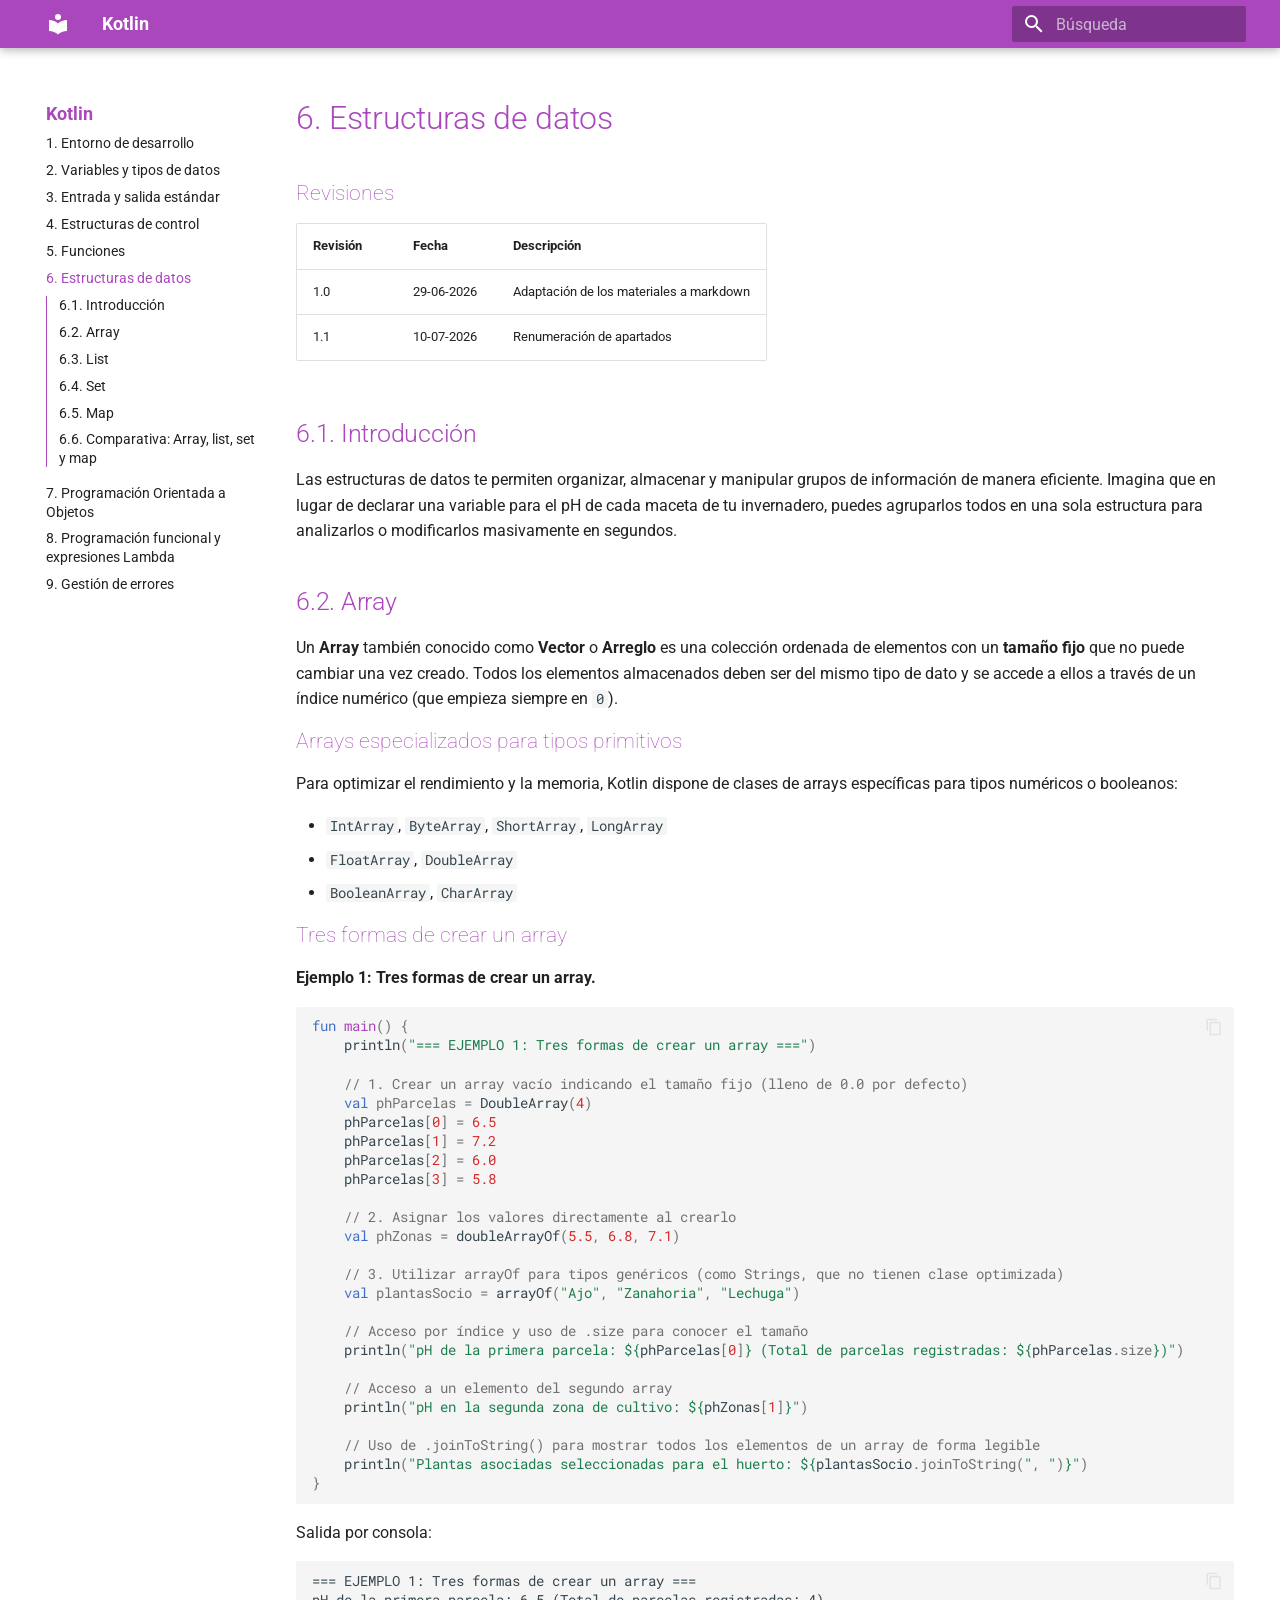
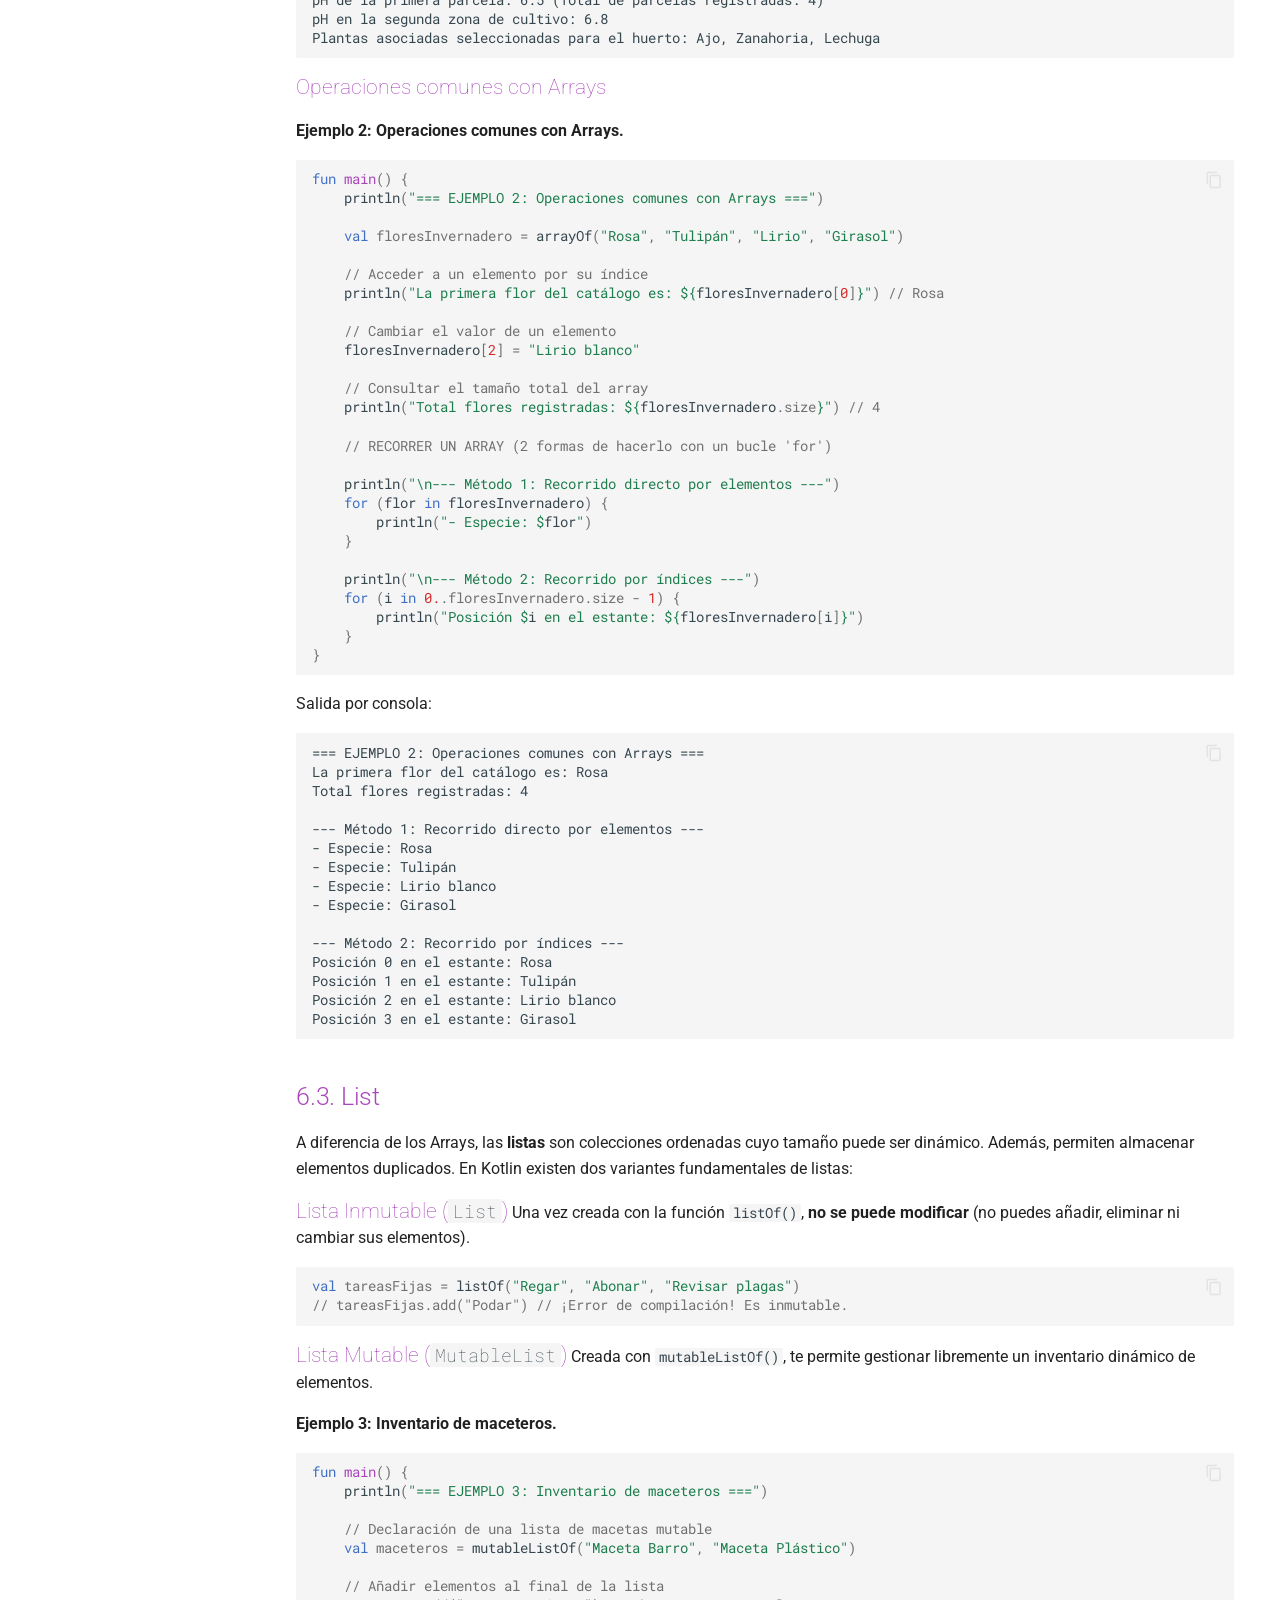
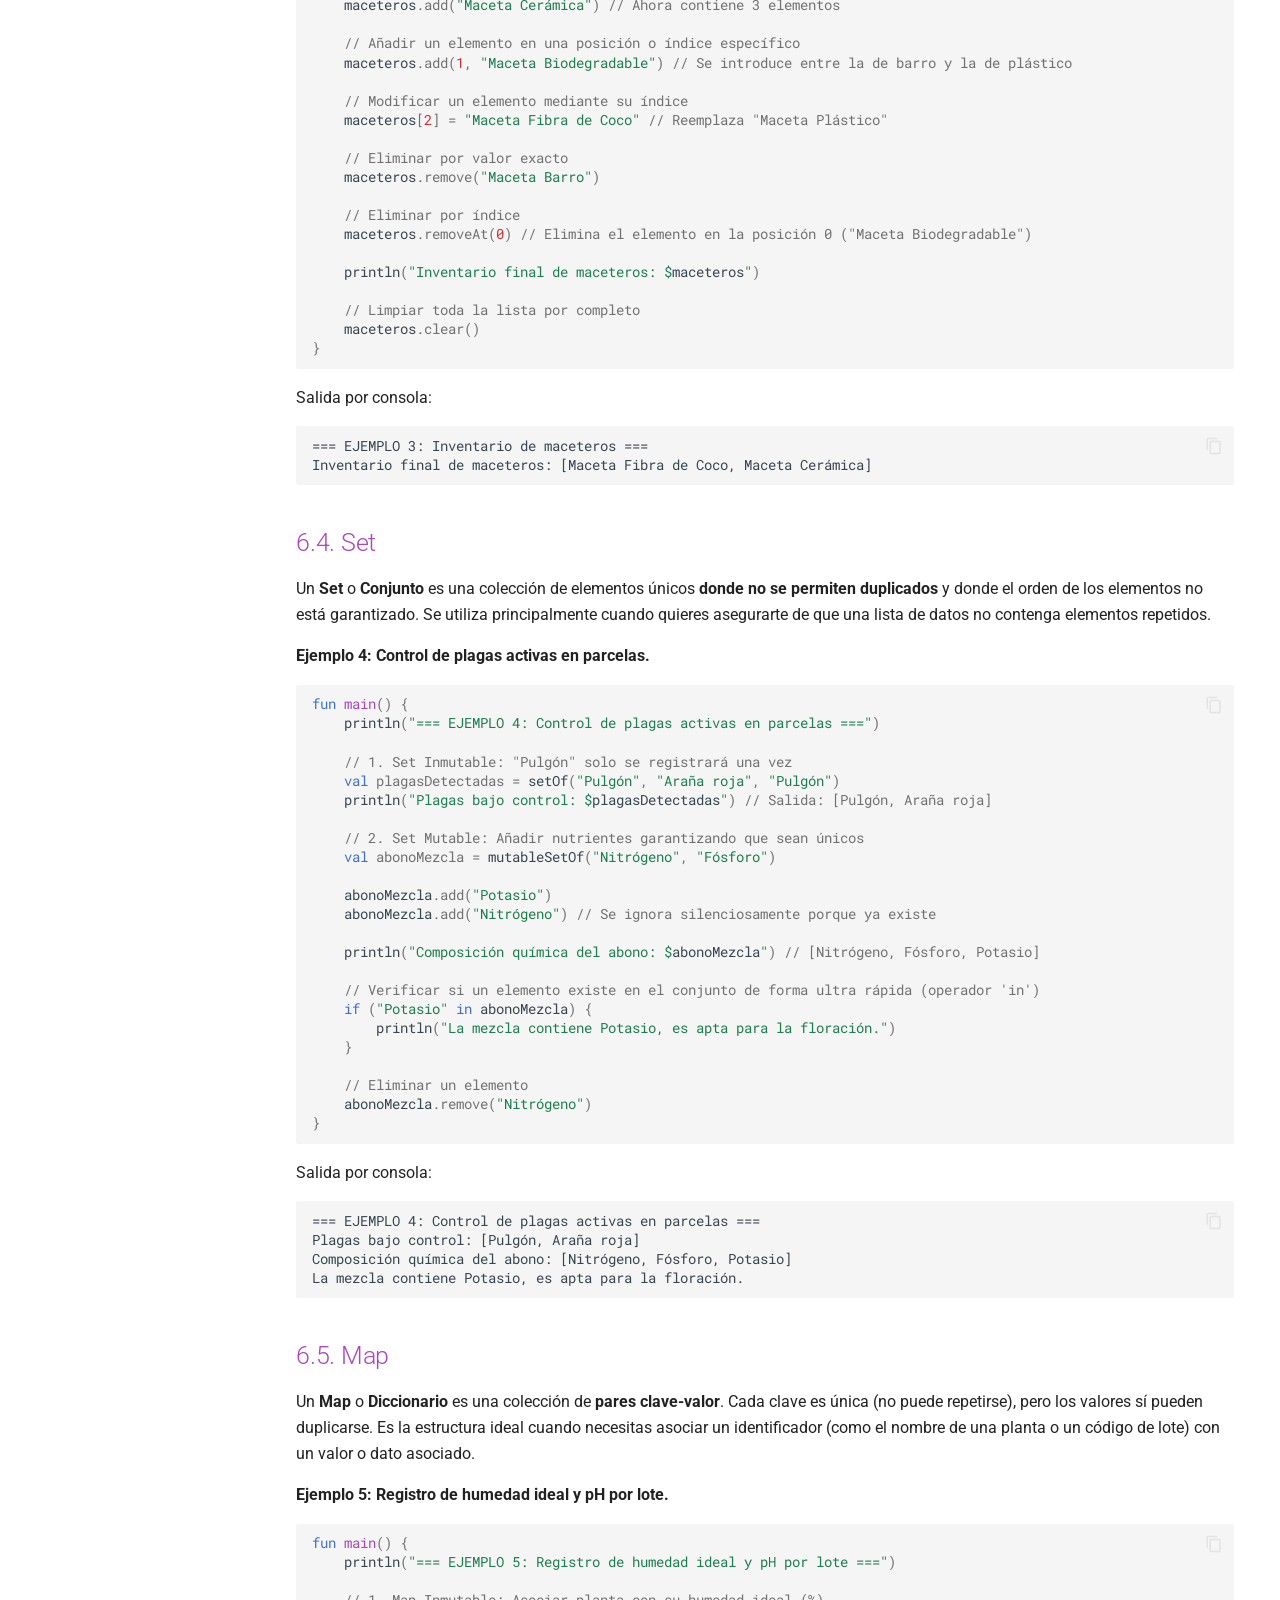
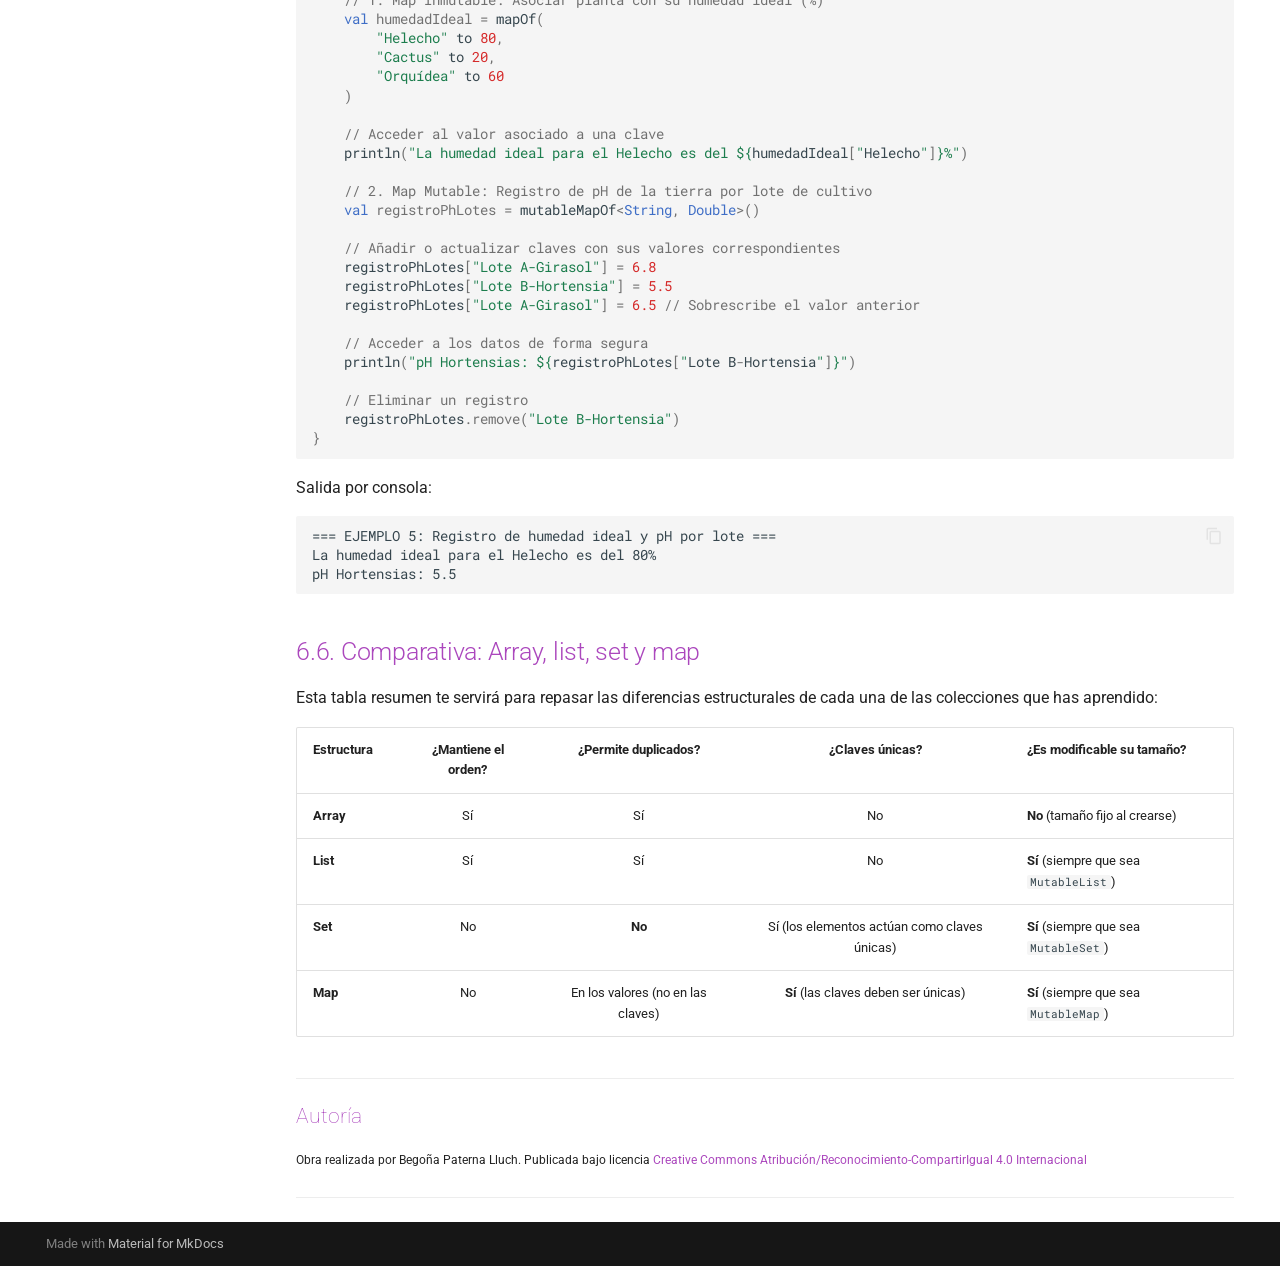
<file: kotlin06.html>
<!doctype html>
<html lang="es" class="no-js">
  <head>
    
      <meta charset="utf-8">
      <meta name="viewport" content="width=device-width,initial-scale=1">
      
      
        <meta name="author" content="Begoña Paterna">
      
      
        <link rel="canonical" href="https://bpaterna.github.io/kotlin/kotlin06.html">
      
      
        <link rel="prev" href="kotlin05.html">
      
      
        <link rel="next" href="kotlin07.html">
      
      
        
      
      
      <link rel="icon" href="assets/images/favicon.png">
      <meta name="generator" content="mkdocs-1.6.1, mkdocs-material-9.7.6">
    
    
      
        <title>6. Estructuras de datos - Kotlin</title>
      
    
    
      <link rel="stylesheet" href="assets/stylesheets/main.484c7ddc.min.css">
      
        
        <link rel="stylesheet" href="assets/stylesheets/palette.ab4e12ef.min.css">
      
      


    
    
      
    
    
      
        
        
        <link rel="preconnect" href="https://fonts.gstatic.com" crossorigin>
        <link rel="stylesheet" href="https://fonts.googleapis.com/css?family=Roboto:300,300i,400,400i,700,700i%7CRoboto+Mono:400,400i,700,700i&display=fallback">
        <style>:root{--md-text-font:"Roboto";--md-code-font:"Roboto Mono"}</style>
      
    
    
      <link rel="stylesheet" href="stylesheets/extra.css">
    
    <script>__md_scope=new URL(".",location),__md_hash=e=>[...e].reduce(((e,_)=>(e<<5)-e+_.charCodeAt(0)),0),__md_get=(e,_=localStorage,t=__md_scope)=>JSON.parse(_.getItem(t.pathname+"."+e)),__md_set=(e,_,t=localStorage,a=__md_scope)=>{try{t.setItem(a.pathname+"."+e,JSON.stringify(_))}catch(e){}}</script>
    
      

    
    
  </head>
  
  
    
    
    
    
    
    <body dir="ltr" data-md-color-scheme="default" data-md-color-primary="purple" data-md-color-accent="indigo">
  
    
    <input class="md-toggle" data-md-toggle="drawer" type="checkbox" id="__drawer" autocomplete="off">
    <input class="md-toggle" data-md-toggle="search" type="checkbox" id="__search" autocomplete="off">
    <label class="md-overlay" for="__drawer"></label>
    <div data-md-component="skip">
      
        
        <a href="#6-estructuras-de-datos" class="md-skip">
          Saltar a contenido
        </a>
      
    </div>
    <div data-md-component="announce">
      
    </div>
    
    
      

  

<header class="md-header md-header--shadow" data-md-component="header">
  <nav class="md-header__inner md-grid" aria-label="Cabecera">
    <a href="." title="Kotlin" class="md-header__button md-logo" aria-label="Kotlin" data-md-component="logo">
      
  
  <svg xmlns="http://www.w3.org/2000/svg" viewBox="0 0 24 24"><path d="M12 8a3 3 0 0 0 3-3 3 3 0 0 0-3-3 3 3 0 0 0-3 3 3 3 0 0 0 3 3m0 3.54C9.64 9.35 6.5 8 3 8v11c3.5 0 6.64 1.35 9 3.54 2.36-2.19 5.5-3.54 9-3.54V8c-3.5 0-6.64 1.35-9 3.54"/></svg>

    </a>
    <label class="md-header__button md-icon" for="__drawer">
      
      <svg xmlns="http://www.w3.org/2000/svg" viewBox="0 0 24 24"><path d="M3 6h18v2H3zm0 5h18v2H3zm0 5h18v2H3z"/></svg>
    </label>
    <div class="md-header__title" data-md-component="header-title">
      <div class="md-header__ellipsis">
        <div class="md-header__topic">
          <span class="md-ellipsis">
            Kotlin
          </span>
        </div>
        <div class="md-header__topic" data-md-component="header-topic">
          <span class="md-ellipsis">
            
              6. Estructuras de datos
            
          </span>
        </div>
      </div>
    </div>
    
      
    
    
    
    
      
      
        <label class="md-header__button md-icon" for="__search">
          
          <svg xmlns="http://www.w3.org/2000/svg" viewBox="0 0 24 24"><path d="M9.5 3A6.5 6.5 0 0 1 16 9.5c0 1.61-.59 3.09-1.56 4.23l.27.27h.79l5 5-1.5 1.5-5-5v-.79l-.27-.27A6.52 6.52 0 0 1 9.5 16 6.5 6.5 0 0 1 3 9.5 6.5 6.5 0 0 1 9.5 3m0 2C7 5 5 7 5 9.5S7 14 9.5 14 14 12 14 9.5 12 5 9.5 5"/></svg>
        </label>
        <div class="md-search" data-md-component="search" role="dialog">
  <label class="md-search__overlay" for="__search"></label>
  <div class="md-search__inner" role="search">
    <form class="md-search__form" name="search">
      <input type="text" class="md-search__input" name="query" aria-label="Búsqueda" placeholder="Búsqueda" autocapitalize="off" autocorrect="off" autocomplete="off" spellcheck="false" data-md-component="search-query" required>
      <label class="md-search__icon md-icon" for="__search">
        
        <svg xmlns="http://www.w3.org/2000/svg" viewBox="0 0 24 24"><path d="M9.5 3A6.5 6.5 0 0 1 16 9.5c0 1.61-.59 3.09-1.56 4.23l.27.27h.79l5 5-1.5 1.5-5-5v-.79l-.27-.27A6.52 6.52 0 0 1 9.5 16 6.5 6.5 0 0 1 3 9.5 6.5 6.5 0 0 1 9.5 3m0 2C7 5 5 7 5 9.5S7 14 9.5 14 14 12 14 9.5 12 5 9.5 5"/></svg>
        
        <svg xmlns="http://www.w3.org/2000/svg" viewBox="0 0 24 24"><path d="M20 11v2H8l5.5 5.5-1.42 1.42L4.16 12l7.92-7.92L13.5 5.5 8 11z"/></svg>
      </label>
      <nav class="md-search__options" aria-label="Buscar">
        
        <button type="reset" class="md-search__icon md-icon" title="Limpiar" aria-label="Limpiar" tabindex="-1">
          
          <svg xmlns="http://www.w3.org/2000/svg" viewBox="0 0 24 24"><path d="M19 6.41 17.59 5 12 10.59 6.41 5 5 6.41 10.59 12 5 17.59 6.41 19 12 13.41 17.59 19 19 17.59 13.41 12z"/></svg>
        </button>
      </nav>
      
        <div class="md-search__suggest" data-md-component="search-suggest"></div>
      
    </form>
    <div class="md-search__output">
      <div class="md-search__scrollwrap" tabindex="0" data-md-scrollfix>
        <div class="md-search-result" data-md-component="search-result">
          <div class="md-search-result__meta">
            Inicializando búsqueda
          </div>
          <ol class="md-search-result__list" role="presentation"></ol>
        </div>
      </div>
    </div>
  </div>
</div>
      
    
    
  </nav>
  
</header>
    
    <div class="md-container" data-md-component="container">
      
      
        
          
        
      
      <main class="md-main" data-md-component="main">
        <div class="md-main__inner md-grid">
          
            
              
              <div class="md-sidebar md-sidebar--primary" data-md-component="sidebar" data-md-type="navigation" >
                <div class="md-sidebar__scrollwrap">
                  <div class="md-sidebar__inner">
                    



  

<nav class="md-nav md-nav--primary md-nav--integrated" aria-label="Navegación" data-md-level="0">
  <label class="md-nav__title" for="__drawer">
    <a href="." title="Kotlin" class="md-nav__button md-logo" aria-label="Kotlin" data-md-component="logo">
      
  
  <svg xmlns="http://www.w3.org/2000/svg" viewBox="0 0 24 24"><path d="M12 8a3 3 0 0 0 3-3 3 3 0 0 0-3-3 3 3 0 0 0-3 3 3 3 0 0 0 3 3m0 3.54C9.64 9.35 6.5 8 3 8v11c3.5 0 6.64 1.35 9 3.54 2.36-2.19 5.5-3.54 9-3.54V8c-3.5 0-6.64 1.35-9 3.54"/></svg>

    </a>
    Kotlin
  </label>
  
  <ul class="md-nav__list" data-md-scrollfix>
    
      
      
  
  
  
  
    <li class="md-nav__item">
      <a href="kotlin01.html" class="md-nav__link">
        
  
  
  <span class="md-ellipsis">
    
  
    1. Entorno de desarrollo
  

    
  </span>
  
  

      </a>
    </li>
  

    
      
      
  
  
  
  
    <li class="md-nav__item">
      <a href="kotlin02.html" class="md-nav__link">
        
  
  
  <span class="md-ellipsis">
    
  
    2. Variables y tipos de datos
  

    
  </span>
  
  

      </a>
    </li>
  

    
      
      
  
  
  
  
    <li class="md-nav__item">
      <a href="kotlin03.html" class="md-nav__link">
        
  
  
  <span class="md-ellipsis">
    
  
    3. Entrada y salida estándar
  

    
  </span>
  
  

      </a>
    </li>
  

    
      
      
  
  
  
  
    <li class="md-nav__item">
      <a href="kotlin04.html" class="md-nav__link">
        
  
  
  <span class="md-ellipsis">
    
  
    4. Estructuras de control
  

    
  </span>
  
  

      </a>
    </li>
  

    
      
      
  
  
  
  
    <li class="md-nav__item">
      <a href="kotlin05.html" class="md-nav__link">
        
  
  
  <span class="md-ellipsis">
    
  
    5. Funciones
  

    
  </span>
  
  

      </a>
    </li>
  

    
      
      
  
  
    
  
  
  
    <li class="md-nav__item md-nav__item--active">
      
      <input class="md-nav__toggle md-toggle" type="checkbox" id="__toc">
      
      
        
      
      
        <label class="md-nav__link md-nav__link--active" for="__toc">
          
  
  
  <span class="md-ellipsis">
    
  
    6. Estructuras de datos
  

    
  </span>
  
  

          <span class="md-nav__icon md-icon"></span>
        </label>
      
      <a href="kotlin06.html" class="md-nav__link md-nav__link--active">
        
  
  
  <span class="md-ellipsis">
    
  
    6. Estructuras de datos
  

    
  </span>
  
  

      </a>
      
        

<nav class="md-nav md-nav--secondary" aria-label="Tabla de contenidos">
  
  
  
    
  
  
    <label class="md-nav__title" for="__toc">
      <span class="md-nav__icon md-icon"></span>
      Tabla de contenidos
    </label>
    <ul class="md-nav__list" data-md-component="toc" data-md-scrollfix>
      
        <li class="md-nav__item">
  <a href="#61-introduccion" class="md-nav__link">
    <span class="md-ellipsis">
      
        6.1. Introducción
      
    </span>
  </a>
  
</li>
      
        <li class="md-nav__item">
  <a href="#62-array" class="md-nav__link">
    <span class="md-ellipsis">
      
        6.2. Array
      
    </span>
  </a>
  
</li>
      
        <li class="md-nav__item">
  <a href="#63-list" class="md-nav__link">
    <span class="md-ellipsis">
      
        6.3. List
      
    </span>
  </a>
  
</li>
      
        <li class="md-nav__item">
  <a href="#64-set" class="md-nav__link">
    <span class="md-ellipsis">
      
        6.4. Set
      
    </span>
  </a>
  
</li>
      
        <li class="md-nav__item">
  <a href="#65-map" class="md-nav__link">
    <span class="md-ellipsis">
      
        6.5. Map
      
    </span>
  </a>
  
</li>
      
        <li class="md-nav__item">
  <a href="#66-comparativa-array-list-set-y-map" class="md-nav__link">
    <span class="md-ellipsis">
      
        6.6. Comparativa: Array, list, set y map
      
    </span>
  </a>
  
</li>
      
    </ul>
  
</nav>
      
    </li>
  

    
      
      
  
  
  
  
    <li class="md-nav__item">
      <a href="kotlin07.html" class="md-nav__link">
        
  
  
  <span class="md-ellipsis">
    
  
    7. Programación Orientada a Objetos
  

    
  </span>
  
  

      </a>
    </li>
  

    
      
      
  
  
  
  
    <li class="md-nav__item">
      <a href="kotlin08.html" class="md-nav__link">
        
  
  
  <span class="md-ellipsis">
    
  
    8. Programación funcional y expresiones Lambda
  

    
  </span>
  
  

      </a>
    </li>
  

    
      
      
  
  
  
  
    <li class="md-nav__item">
      <a href="kotlin09.html" class="md-nav__link">
        
  
  
  <span class="md-ellipsis">
    
  
    9. Gestión de errores
  

    
  </span>
  
  

      </a>
    </li>
  

    
  </ul>
</nav>
                  </div>
                </div>
              </div>
            
            
          
          
            <div class="md-content" data-md-component="content">
              
              <article class="md-content__inner md-typeset">
                
                  



<h1 id="6-estructuras-de-datos">6. Estructuras de datos<a class="headerlink" href="#6-estructuras-de-datos" title="Permanent link">&para;</a></h1>
<p><span class="mi_h3">Revisiones</span></p>
<table>
<thead>
<tr>
<th>Revisión</th>
<th>Fecha</th>
<th>Descripción</th>
</tr>
</thead>
<tbody>
<tr>
<td>1.0</td>
<td>29-06-2026</td>
<td>Adaptación de los materiales a markdown</td>
</tr>
<tr>
<td>1.1</td>
<td>10-07-2026</td>
<td>Renumeración de apartados</td>
</tr>
</tbody>
</table>
<h2 id="61-introduccion">6.1. Introducción<a class="headerlink" href="#61-introduccion" title="Permanent link">&para;</a></h2>
<p>Las estructuras de datos te permiten organizar, almacenar y manipular grupos de información de manera eficiente. Imagina que en lugar de declarar una variable para el pH de cada maceta de tu invernadero, puedes agruparlos todos en una sola estructura para analizarlos o modificarlos masivamente en segundos.</p>
<h2 id="62-array">6.2. Array<a class="headerlink" href="#62-array" title="Permanent link">&para;</a></h2>
<p>Un <strong>Array</strong> también conocido como <strong>Vector</strong> o <strong>Arreglo</strong> es una colección ordenada de elementos con un <strong>tamaño fijo</strong> que no puede cambiar una vez creado. Todos los elementos almacenados deben ser del mismo tipo de dato y se accede a ellos a través de un índice numérico (que empieza siempre en <code>0</code>).</p>
<p><span class="mi_h3">Arrays especializados para tipos primitivos</span></p>
<p>Para optimizar el rendimiento y la memoria, Kotlin dispone de clases de arrays específicas para tipos numéricos o booleanos:</p>
<ul>
<li><code>IntArray</code>, <code>ByteArray</code>, <code>ShortArray</code>, <code>LongArray</code></li>
<li><code>FloatArray</code>, <code>DoubleArray</code></li>
<li><code>BooleanArray</code>, <code>CharArray</code></li>
</ul>
<p><span class="mi_h3">Tres formas de crear un array</span></p>
<p><strong>Ejemplo 1: Tres formas de crear un array.</strong></p>
<div class="highlight"><pre><span></span><code><span class="kd">fun</span><span class="w"> </span><span class="nf">main</span><span class="p">()</span><span class="w"> </span><span class="p">{</span>
<span class="w">    </span><span class="n">println</span><span class="p">(</span><span class="s">&quot;=== EJEMPLO 1: Tres formas de crear un array ===&quot;</span><span class="p">)</span>

<span class="w">    </span><span class="c1">// 1. Crear un array vacío indicando el tamaño fijo (lleno de 0.0 por defecto)</span>
<span class="w">    </span><span class="kd">val</span><span class="w"> </span><span class="nv">phParcelas</span><span class="w"> </span><span class="o">=</span><span class="w"> </span><span class="n">DoubleArray</span><span class="p">(</span><span class="m">4</span><span class="p">)</span>
<span class="w">    </span><span class="n">phParcelas</span><span class="o">[</span><span class="m">0</span><span class="o">]</span><span class="w"> </span><span class="o">=</span><span class="w"> </span><span class="m">6.5</span>
<span class="w">    </span><span class="n">phParcelas</span><span class="o">[</span><span class="m">1</span><span class="o">]</span><span class="w"> </span><span class="o">=</span><span class="w"> </span><span class="m">7.2</span>
<span class="w">    </span><span class="n">phParcelas</span><span class="o">[</span><span class="m">2</span><span class="o">]</span><span class="w"> </span><span class="o">=</span><span class="w"> </span><span class="m">6.0</span>
<span class="w">    </span><span class="n">phParcelas</span><span class="o">[</span><span class="m">3</span><span class="o">]</span><span class="w"> </span><span class="o">=</span><span class="w"> </span><span class="m">5.8</span>

<span class="w">    </span><span class="c1">// 2. Asignar los valores directamente al crearlo</span>
<span class="w">    </span><span class="kd">val</span><span class="w"> </span><span class="nv">phZonas</span><span class="w"> </span><span class="o">=</span><span class="w"> </span><span class="n">doubleArrayOf</span><span class="p">(</span><span class="m">5.5</span><span class="p">,</span><span class="w"> </span><span class="m">6.8</span><span class="p">,</span><span class="w"> </span><span class="m">7.1</span><span class="p">)</span>

<span class="w">    </span><span class="c1">// 3. Utilizar arrayOf para tipos genéricos (como Strings, que no tienen clase optimizada)</span>
<span class="w">    </span><span class="kd">val</span><span class="w"> </span><span class="nv">plantasSocio</span><span class="w"> </span><span class="o">=</span><span class="w"> </span><span class="n">arrayOf</span><span class="p">(</span><span class="s">&quot;Ajo&quot;</span><span class="p">,</span><span class="w"> </span><span class="s">&quot;Zanahoria&quot;</span><span class="p">,</span><span class="w"> </span><span class="s">&quot;Lechuga&quot;</span><span class="p">)</span>

<span class="w">    </span><span class="c1">// Acceso por índice y uso de .size para conocer el tamaño</span>
<span class="w">    </span><span class="n">println</span><span class="p">(</span><span class="s">&quot;pH de la primera parcela: </span><span class="si">${</span><span class="n">phParcelas</span><span class="o">[</span><span class="m">0</span><span class="o">]</span><span class="si">}</span><span class="s"> (Total de parcelas registradas: </span><span class="si">${</span><span class="n">phParcelas</span><span class="p">.</span><span class="na">size</span><span class="si">}</span><span class="s">)&quot;</span><span class="p">)</span>

<span class="w">    </span><span class="c1">// Acceso a un elemento del segundo array</span>
<span class="w">    </span><span class="n">println</span><span class="p">(</span><span class="s">&quot;pH en la segunda zona de cultivo: </span><span class="si">${</span><span class="n">phZonas</span><span class="o">[</span><span class="m">1</span><span class="o">]</span><span class="si">}</span><span class="s">&quot;</span><span class="p">)</span>

<span class="w">    </span><span class="c1">// Uso de .joinToString() para mostrar todos los elementos de un array de forma legible</span>
<span class="w">    </span><span class="n">println</span><span class="p">(</span><span class="s">&quot;Plantas asociadas seleccionadas para el huerto: </span><span class="si">${</span><span class="n">plantasSocio</span><span class="p">.</span><span class="na">joinToString</span><span class="p">(</span><span class="s">&quot;</span><span class="p">,</span><span class="w"> </span><span class="s">&quot;</span><span class="p">)</span><span class="si">}</span><span class="s">&quot;</span><span class="p">)</span>
<span class="p">}</span>
</code></pre></div>
<p>Salida por consola:</p>
<div class="highlight"><pre><span></span><code>=== EJEMPLO 1: Tres formas de crear un array ===
pH de la primera parcela: 6.5 (Total de parcelas registradas: 4)
pH en la segunda zona de cultivo: 6.8
Plantas asociadas seleccionadas para el huerto: Ajo, Zanahoria, Lechuga
</code></pre></div>
<p><span class="mi_h3">Operaciones comunes con Arrays</span></p>
<p><strong>Ejemplo 2: Operaciones comunes con Arrays.</strong></p>
<div class="highlight"><pre><span></span><code><span class="kd">fun</span><span class="w"> </span><span class="nf">main</span><span class="p">()</span><span class="w"> </span><span class="p">{</span>
<span class="w">    </span><span class="n">println</span><span class="p">(</span><span class="s">&quot;=== EJEMPLO 2: Operaciones comunes con Arrays ===&quot;</span><span class="p">)</span>

<span class="w">    </span><span class="kd">val</span><span class="w"> </span><span class="nv">floresInvernadero</span><span class="w"> </span><span class="o">=</span><span class="w"> </span><span class="n">arrayOf</span><span class="p">(</span><span class="s">&quot;Rosa&quot;</span><span class="p">,</span><span class="w"> </span><span class="s">&quot;Tulipán&quot;</span><span class="p">,</span><span class="w"> </span><span class="s">&quot;Lirio&quot;</span><span class="p">,</span><span class="w"> </span><span class="s">&quot;Girasol&quot;</span><span class="p">)</span>

<span class="w">    </span><span class="c1">// Acceder a un elemento por su índice</span>
<span class="w">    </span><span class="n">println</span><span class="p">(</span><span class="s">&quot;La primera flor del catálogo es: </span><span class="si">${</span><span class="n">floresInvernadero</span><span class="o">[</span><span class="m">0</span><span class="o">]</span><span class="si">}</span><span class="s">&quot;</span><span class="p">)</span><span class="w"> </span><span class="c1">// Rosa</span>

<span class="w">    </span><span class="c1">// Cambiar el valor de un elemento</span>
<span class="w">    </span><span class="n">floresInvernadero</span><span class="o">[</span><span class="m">2</span><span class="o">]</span><span class="w"> </span><span class="o">=</span><span class="w"> </span><span class="s">&quot;Lirio blanco&quot;</span>

<span class="w">    </span><span class="c1">// Consultar el tamaño total del array</span>
<span class="w">    </span><span class="n">println</span><span class="p">(</span><span class="s">&quot;Total flores registradas: </span><span class="si">${</span><span class="n">floresInvernadero</span><span class="p">.</span><span class="na">size</span><span class="si">}</span><span class="s">&quot;</span><span class="p">)</span><span class="w"> </span><span class="c1">// 4</span>

<span class="w">    </span><span class="c1">// RECORRER UN ARRAY (2 formas de hacerlo con un bucle &#39;for&#39;)</span>

<span class="w">    </span><span class="n">println</span><span class="p">(</span><span class="s">&quot;\n--- Método 1: Recorrido directo por elementos ---&quot;</span><span class="p">)</span>
<span class="w">    </span><span class="k">for</span><span class="w"> </span><span class="p">(</span><span class="n">flor</span><span class="w"> </span><span class="k">in</span><span class="w"> </span><span class="n">floresInvernadero</span><span class="p">)</span><span class="w"> </span><span class="p">{</span>
<span class="w">        </span><span class="n">println</span><span class="p">(</span><span class="s">&quot;- Especie: </span><span class="si">$</span><span class="n">flor</span><span class="s">&quot;</span><span class="p">)</span>
<span class="w">    </span><span class="p">}</span>

<span class="w">    </span><span class="n">println</span><span class="p">(</span><span class="s">&quot;\n--- Método 2: Recorrido por índices ---&quot;</span><span class="p">)</span>
<span class="w">    </span><span class="k">for</span><span class="w"> </span><span class="p">(</span><span class="n">i</span><span class="w"> </span><span class="k">in</span><span class="w"> </span><span class="m">0.</span><span class="p">.</span><span class="na">floresInvernadero</span><span class="p">.</span><span class="na">size</span><span class="w"> </span><span class="o">-</span><span class="w"> </span><span class="m">1</span><span class="p">)</span><span class="w"> </span><span class="p">{</span>
<span class="w">        </span><span class="n">println</span><span class="p">(</span><span class="s">&quot;Posición </span><span class="si">$</span><span class="n">i</span><span class="s"> en el estante: </span><span class="si">${</span><span class="n">floresInvernadero</span><span class="o">[</span><span class="n">i</span><span class="o">]</span><span class="si">}</span><span class="s">&quot;</span><span class="p">)</span>
<span class="w">    </span><span class="p">}</span>
<span class="p">}</span>
</code></pre></div>
<p>Salida por consola:</p>
<div class="highlight"><pre><span></span><code>=== EJEMPLO 2: Operaciones comunes con Arrays ===
La primera flor del catálogo es: Rosa
Total flores registradas: 4

--- Método 1: Recorrido directo por elementos ---
- Especie: Rosa
- Especie: Tulipán
- Especie: Lirio blanco
- Especie: Girasol

--- Método 2: Recorrido por índices ---
Posición 0 en el estante: Rosa
Posición 1 en el estante: Tulipán
Posición 2 en el estante: Lirio blanco
Posición 3 en el estante: Girasol
</code></pre></div>
<h2 id="63-list">6.3. List<a class="headerlink" href="#63-list" title="Permanent link">&para;</a></h2>
<p>A diferencia de los Arrays, las <strong>listas</strong> son colecciones ordenadas cuyo tamaño puede ser dinámico. Además, permiten almacenar elementos duplicados. En Kotlin existen dos variantes fundamentales de listas:</p>
<p><span class="mi_h3">Lista Inmutable (<code>List</code>)</span>
Una vez creada con la función <code>listOf()</code>, <strong>no se puede modificar</strong> (no puedes añadir, eliminar ni cambiar sus elementos).</p>
<div class="highlight"><pre><span></span><code><span class="kd">val</span><span class="w"> </span><span class="nv">tareasFijas</span><span class="w"> </span><span class="o">=</span><span class="w"> </span><span class="n">listOf</span><span class="p">(</span><span class="s">&quot;Regar&quot;</span><span class="p">,</span><span class="w"> </span><span class="s">&quot;Abonar&quot;</span><span class="p">,</span><span class="w"> </span><span class="s">&quot;Revisar plagas&quot;</span><span class="p">)</span>
<span class="c1">// tareasFijas.add(&quot;Podar&quot;) // ¡Error de compilación! Es inmutable.</span>
</code></pre></div>
<p><span class="mi_h3">Lista Mutable (<code>MutableList</code>)</span>
Creada con <code>mutableListOf()</code>, te permite gestionar libremente un inventario dinámico de elementos.</p>
<p><strong>Ejemplo 3: Inventario de maceteros.</strong></p>
<div class="highlight"><pre><span></span><code><span class="kd">fun</span><span class="w"> </span><span class="nf">main</span><span class="p">()</span><span class="w"> </span><span class="p">{</span>
<span class="w">    </span><span class="n">println</span><span class="p">(</span><span class="s">&quot;=== EJEMPLO 3: Inventario de maceteros ===&quot;</span><span class="p">)</span>

<span class="w">    </span><span class="c1">// Declaración de una lista de macetas mutable</span>
<span class="w">    </span><span class="kd">val</span><span class="w"> </span><span class="nv">maceteros</span><span class="w"> </span><span class="o">=</span><span class="w"> </span><span class="n">mutableListOf</span><span class="p">(</span><span class="s">&quot;Maceta Barro&quot;</span><span class="p">,</span><span class="w"> </span><span class="s">&quot;Maceta Plástico&quot;</span><span class="p">)</span>

<span class="w">    </span><span class="c1">// Añadir elementos al final de la lista</span>
<span class="w">    </span><span class="n">maceteros</span><span class="p">.</span><span class="na">add</span><span class="p">(</span><span class="s">&quot;Maceta Cerámica&quot;</span><span class="p">)</span><span class="w"> </span><span class="c1">// Ahora contiene 3 elementos</span>

<span class="w">    </span><span class="c1">// Añadir un elemento en una posición o índice específico</span>
<span class="w">    </span><span class="n">maceteros</span><span class="p">.</span><span class="na">add</span><span class="p">(</span><span class="m">1</span><span class="p">,</span><span class="w"> </span><span class="s">&quot;Maceta Biodegradable&quot;</span><span class="p">)</span><span class="w"> </span><span class="c1">// Se introduce entre la de barro y la de plástico</span>

<span class="w">    </span><span class="c1">// Modificar un elemento mediante su índice</span>
<span class="w">    </span><span class="n">maceteros</span><span class="o">[</span><span class="m">2</span><span class="o">]</span><span class="w"> </span><span class="o">=</span><span class="w"> </span><span class="s">&quot;Maceta Fibra de Coco&quot;</span><span class="w"> </span><span class="c1">// Reemplaza &quot;Maceta Plástico&quot;</span>

<span class="w">    </span><span class="c1">// Eliminar por valor exacto</span>
<span class="w">    </span><span class="n">maceteros</span><span class="p">.</span><span class="na">remove</span><span class="p">(</span><span class="s">&quot;Maceta Barro&quot;</span><span class="p">)</span>

<span class="w">    </span><span class="c1">// Eliminar por índice</span>
<span class="w">    </span><span class="n">maceteros</span><span class="p">.</span><span class="na">removeAt</span><span class="p">(</span><span class="m">0</span><span class="p">)</span><span class="w"> </span><span class="c1">// Elimina el elemento en la posición 0 (&quot;Maceta Biodegradable&quot;)</span>

<span class="w">    </span><span class="n">println</span><span class="p">(</span><span class="s">&quot;Inventario final de maceteros: </span><span class="si">$</span><span class="n">maceteros</span><span class="s">&quot;</span><span class="p">)</span>

<span class="w">    </span><span class="c1">// Limpiar toda la lista por completo</span>
<span class="w">    </span><span class="n">maceteros</span><span class="p">.</span><span class="na">clear</span><span class="p">()</span>
<span class="p">}</span>
</code></pre></div>
<p>Salida por consola:</p>
<div class="highlight"><pre><span></span><code>=== EJEMPLO 3: Inventario de maceteros ===
Inventario final de maceteros: [Maceta Fibra de Coco, Maceta Cerámica]
</code></pre></div>
<h2 id="64-set">6.4. Set<a class="headerlink" href="#64-set" title="Permanent link">&para;</a></h2>
<p>Un <strong>Set</strong> o <strong>Conjunto</strong> es una colección de elementos únicos <strong>donde no se permiten duplicados</strong> y donde el orden de los elementos no está garantizado. Se utiliza principalmente cuando quieres asegurarte de que una lista de datos no contenga elementos repetidos.</p>
<p><strong>Ejemplo 4: Control de plagas activas en parcelas.</strong></p>
<div class="highlight"><pre><span></span><code><span class="kd">fun</span><span class="w"> </span><span class="nf">main</span><span class="p">()</span><span class="w"> </span><span class="p">{</span>
<span class="w">    </span><span class="n">println</span><span class="p">(</span><span class="s">&quot;=== EJEMPLO 4: Control de plagas activas en parcelas ===&quot;</span><span class="p">)</span>

<span class="w">    </span><span class="c1">// 1. Set Inmutable: &quot;Pulgón&quot; solo se registrará una vez</span>
<span class="w">    </span><span class="kd">val</span><span class="w"> </span><span class="nv">plagasDetectadas</span><span class="w"> </span><span class="o">=</span><span class="w"> </span><span class="n">setOf</span><span class="p">(</span><span class="s">&quot;Pulgón&quot;</span><span class="p">,</span><span class="w"> </span><span class="s">&quot;Araña roja&quot;</span><span class="p">,</span><span class="w"> </span><span class="s">&quot;Pulgón&quot;</span><span class="p">)</span>
<span class="w">    </span><span class="n">println</span><span class="p">(</span><span class="s">&quot;Plagas bajo control: </span><span class="si">$</span><span class="n">plagasDetectadas</span><span class="s">&quot;</span><span class="p">)</span><span class="w"> </span><span class="c1">// Salida: [Pulgón, Araña roja]</span>

<span class="w">    </span><span class="c1">// 2. Set Mutable: Añadir nutrientes garantizando que sean únicos</span>
<span class="w">    </span><span class="kd">val</span><span class="w"> </span><span class="nv">abonoMezcla</span><span class="w"> </span><span class="o">=</span><span class="w"> </span><span class="n">mutableSetOf</span><span class="p">(</span><span class="s">&quot;Nitrógeno&quot;</span><span class="p">,</span><span class="w"> </span><span class="s">&quot;Fósforo&quot;</span><span class="p">)</span>

<span class="w">    </span><span class="n">abonoMezcla</span><span class="p">.</span><span class="na">add</span><span class="p">(</span><span class="s">&quot;Potasio&quot;</span><span class="p">)</span>
<span class="w">    </span><span class="n">abonoMezcla</span><span class="p">.</span><span class="na">add</span><span class="p">(</span><span class="s">&quot;Nitrógeno&quot;</span><span class="p">)</span><span class="w"> </span><span class="c1">// Se ignora silenciosamente porque ya existe</span>

<span class="w">    </span><span class="n">println</span><span class="p">(</span><span class="s">&quot;Composición química del abono: </span><span class="si">$</span><span class="n">abonoMezcla</span><span class="s">&quot;</span><span class="p">)</span><span class="w"> </span><span class="c1">// [Nitrógeno, Fósforo, Potasio]</span>

<span class="w">    </span><span class="c1">// Verificar si un elemento existe en el conjunto de forma ultra rápida (operador &#39;in&#39;)</span>
<span class="w">    </span><span class="k">if</span><span class="w"> </span><span class="p">(</span><span class="s">&quot;Potasio&quot;</span><span class="w"> </span><span class="k">in</span><span class="w"> </span><span class="n">abonoMezcla</span><span class="p">)</span><span class="w"> </span><span class="p">{</span>
<span class="w">        </span><span class="n">println</span><span class="p">(</span><span class="s">&quot;La mezcla contiene Potasio, es apta para la floración.&quot;</span><span class="p">)</span>
<span class="w">    </span><span class="p">}</span>

<span class="w">    </span><span class="c1">// Eliminar un elemento</span>
<span class="w">    </span><span class="n">abonoMezcla</span><span class="p">.</span><span class="na">remove</span><span class="p">(</span><span class="s">&quot;Nitrógeno&quot;</span><span class="p">)</span>
<span class="p">}</span>
</code></pre></div>
<p>Salida por consola:</p>
<div class="highlight"><pre><span></span><code>=== EJEMPLO 4: Control de plagas activas en parcelas ===
Plagas bajo control: [Pulgón, Araña roja]
Composición química del abono: [Nitrógeno, Fósforo, Potasio]
La mezcla contiene Potasio, es apta para la floración.
</code></pre></div>
<h2 id="65-map">6.5. Map<a class="headerlink" href="#65-map" title="Permanent link">&para;</a></h2>
<p>Un <strong>Map</strong> o <strong>Diccionario</strong> es una colección de <strong>pares clave-valor</strong>. Cada clave es única (no puede repetirse), pero los valores sí pueden duplicarse. Es la estructura ideal cuando necesitas asociar un identificador (como el nombre de una planta o un código de lote) con un valor o dato asociado.</p>
<p><strong>Ejemplo 5: Registro de humedad ideal y pH por lote.</strong></p>
<div class="highlight"><pre><span></span><code><span class="kd">fun</span><span class="w"> </span><span class="nf">main</span><span class="p">()</span><span class="w"> </span><span class="p">{</span>
<span class="w">    </span><span class="n">println</span><span class="p">(</span><span class="s">&quot;=== EJEMPLO 5: Registro de humedad ideal y pH por lote ===&quot;</span><span class="p">)</span>

<span class="w">    </span><span class="c1">// 1. Map Inmutable: Asociar planta con su humedad ideal (%)</span>
<span class="w">    </span><span class="kd">val</span><span class="w"> </span><span class="nv">humedadIdeal</span><span class="w"> </span><span class="o">=</span><span class="w"> </span><span class="n">mapOf</span><span class="p">(</span>
<span class="w">        </span><span class="s">&quot;Helecho&quot;</span><span class="w"> </span><span class="n">to</span><span class="w"> </span><span class="m">80</span><span class="p">,</span>
<span class="w">        </span><span class="s">&quot;Cactus&quot;</span><span class="w"> </span><span class="n">to</span><span class="w"> </span><span class="m">20</span><span class="p">,</span>
<span class="w">        </span><span class="s">&quot;Orquídea&quot;</span><span class="w"> </span><span class="n">to</span><span class="w"> </span><span class="m">60</span>
<span class="w">    </span><span class="p">)</span>

<span class="w">    </span><span class="c1">// Acceder al valor asociado a una clave</span>
<span class="w">    </span><span class="n">println</span><span class="p">(</span><span class="s">&quot;La humedad ideal para el Helecho es del </span><span class="si">${</span><span class="n">humedadIdeal</span><span class="o">[</span><span class="s">&quot;</span><span class="n">Helecho</span><span class="s">&quot;</span><span class="o">]</span><span class="si">}</span><span class="s">%&quot;</span><span class="p">)</span>

<span class="w">    </span><span class="c1">// 2. Map Mutable: Registro de pH de la tierra por lote de cultivo</span>
<span class="w">    </span><span class="kd">val</span><span class="w"> </span><span class="nv">registroPhLotes</span><span class="w"> </span><span class="o">=</span><span class="w"> </span><span class="n">mutableMapOf</span><span class="o">&lt;</span><span class="kt">String</span><span class="p">,</span><span class="w"> </span><span class="kt">Double</span><span class="o">&gt;</span><span class="p">()</span>

<span class="w">    </span><span class="c1">// Añadir o actualizar claves con sus valores correspondientes</span>
<span class="w">    </span><span class="n">registroPhLotes</span><span class="o">[</span><span class="s">&quot;Lote A-Girasol&quot;</span><span class="o">]</span><span class="w"> </span><span class="o">=</span><span class="w"> </span><span class="m">6.8</span>
<span class="w">    </span><span class="n">registroPhLotes</span><span class="o">[</span><span class="s">&quot;Lote B-Hortensia&quot;</span><span class="o">]</span><span class="w"> </span><span class="o">=</span><span class="w"> </span><span class="m">5.5</span>
<span class="w">    </span><span class="n">registroPhLotes</span><span class="o">[</span><span class="s">&quot;Lote A-Girasol&quot;</span><span class="o">]</span><span class="w"> </span><span class="o">=</span><span class="w"> </span><span class="m">6.5</span><span class="w"> </span><span class="c1">// Sobrescribe el valor anterior</span>

<span class="w">    </span><span class="c1">// Acceder a los datos de forma segura</span>
<span class="w">    </span><span class="n">println</span><span class="p">(</span><span class="s">&quot;pH Hortensias: </span><span class="si">${</span><span class="n">registroPhLotes</span><span class="o">[</span><span class="s">&quot;</span><span class="n">Lote</span><span class="w"> </span><span class="n">B</span><span class="o">-</span><span class="n">Hortensia</span><span class="s">&quot;</span><span class="o">]</span><span class="si">}</span><span class="s">&quot;</span><span class="p">)</span>

<span class="w">    </span><span class="c1">// Eliminar un registro</span>
<span class="w">    </span><span class="n">registroPhLotes</span><span class="p">.</span><span class="na">remove</span><span class="p">(</span><span class="s">&quot;Lote B-Hortensia&quot;</span><span class="p">)</span>
<span class="p">}</span>
</code></pre></div>
<p>Salida por consola:</p>
<div class="highlight"><pre><span></span><code>=== EJEMPLO 5: Registro de humedad ideal y pH por lote ===
La humedad ideal para el Helecho es del 80%
pH Hortensias: 5.5
</code></pre></div>
<h2 id="66-comparativa-array-list-set-y-map">6.6. Comparativa: Array, list, set y map<a class="headerlink" href="#66-comparativa-array-list-set-y-map" title="Permanent link">&para;</a></h2>
<p>Esta tabla resumen te servirá para repasar las diferencias estructurales de cada una de las colecciones que has aprendido:</p>
<table>
<thead>
<tr>
<th style="text-align: left;">Estructura</th>
<th style="text-align: center;">¿Mantiene el orden?</th>
<th style="text-align: center;">¿Permite duplicados?</th>
<th style="text-align: center;">¿Claves únicas?</th>
<th style="text-align: left;">¿Es modificable su tamaño?</th>
</tr>
</thead>
<tbody>
<tr>
<td style="text-align: left;"><strong>Array</strong></td>
<td style="text-align: center;">Sí</td>
<td style="text-align: center;">Sí</td>
<td style="text-align: center;">No</td>
<td style="text-align: left;"><strong>No</strong> (tamaño fijo al crearse)</td>
</tr>
<tr>
<td style="text-align: left;"><strong>List</strong></td>
<td style="text-align: center;">Sí</td>
<td style="text-align: center;">Sí</td>
<td style="text-align: center;">No</td>
<td style="text-align: left;"><strong>Sí</strong> (siempre que sea <code>MutableList</code>)</td>
</tr>
<tr>
<td style="text-align: left;"><strong>Set</strong></td>
<td style="text-align: center;">No</td>
<td style="text-align: center;"><strong>No</strong></td>
<td style="text-align: center;">Sí (los elementos actúan como claves únicas)</td>
<td style="text-align: left;"><strong>Sí</strong> (siempre que sea <code>MutableSet</code>)</td>
</tr>
<tr>
<td style="text-align: left;"><strong>Map</strong></td>
<td style="text-align: center;">No</td>
<td style="text-align: center;">En los valores (no en las claves)</td>
<td style="text-align: center;"><strong>Sí</strong> (las claves deben ser únicas)</td>
<td style="text-align: left;"><strong>Sí</strong> (siempre que sea <code>MutableMap</code>)</td>
</tr>
</tbody>
</table>
<hr />
<p><span class="mi_h3">Autoría</span></p>
<p><span class="mi_autoria">
Obra realizada por Begoña Paterna Lluch. Publicada bajo licencia <a href="https://creativecommons.org/licenses/by-sa/4.0/">Creative Commons Atribución/Reconocimiento-CompartirIgual 4.0 Internacional</a>
</span></p>
<hr />












                
              </article>
            </div>
          
          
  <script>var tabs=__md_get("__tabs");if(Array.isArray(tabs))e:for(var set of document.querySelectorAll(".tabbed-set")){var labels=set.querySelector(".tabbed-labels");for(var tab of tabs)for(var label of labels.getElementsByTagName("label"))if(label.innerText.trim()===tab){var input=document.getElementById(label.htmlFor);input.checked=!0;continue e}}</script>

<script>var target=document.getElementById(location.hash.slice(1));target&&target.name&&(target.checked=target.name.startsWith("__tabbed_"))</script>
        </div>
        
          <button type="button" class="md-top md-icon" data-md-component="top" hidden>
  
  <svg xmlns="http://www.w3.org/2000/svg" viewBox="0 0 24 24"><path d="M13 20h-2V8l-5.5 5.5-1.42-1.42L12 4.16l7.92 7.92-1.42 1.42L13 8z"/></svg>
  Volver al principio
</button>
        
      </main>
      
        <footer class="md-footer">
  
  <div class="md-footer-meta md-typeset">
    <div class="md-footer-meta__inner md-grid">
      <div class="md-copyright">
  
  
    Made with
    <a href="https://squidfunk.github.io/mkdocs-material/" target="_blank" rel="noopener">
      Material for MkDocs
    </a>
  
</div>
      
    </div>
  </div>
</footer>
      
    </div>
    <div class="md-dialog" data-md-component="dialog">
      <div class="md-dialog__inner md-typeset"></div>
    </div>
    
    
    
      
      
      <script id="__config" type="application/json">{"annotate": null, "base": ".", "features": ["content.code.copy", "content.tabs.link", "navigation.instant", "navigation.top", "navigation.sections", "search.highlight", "search.suggest", "toc.integrate"], "search": "assets/javascripts/workers/search.2c215733.min.js", "tags": null, "translations": {"clipboard.copied": "Copiado al portapapeles", "clipboard.copy": "Copiar al portapapeles", "search.result.more.one": "1 m\u00e1s en esta p\u00e1gina", "search.result.more.other": "# m\u00e1s en esta p\u00e1gina", "search.result.none": "No se encontraron documentos", "search.result.one": "1 documento encontrado", "search.result.other": "# documentos encontrados", "search.result.placeholder": "Teclee para comenzar b\u00fasqueda", "search.result.term.missing": "Falta", "select.version": "Seleccionar versi\u00f3n"}, "version": null}</script>
    
    
      <script src="assets/javascripts/bundle.79ae519e.min.js"></script>
      
    
  </body>
</html>
</file>
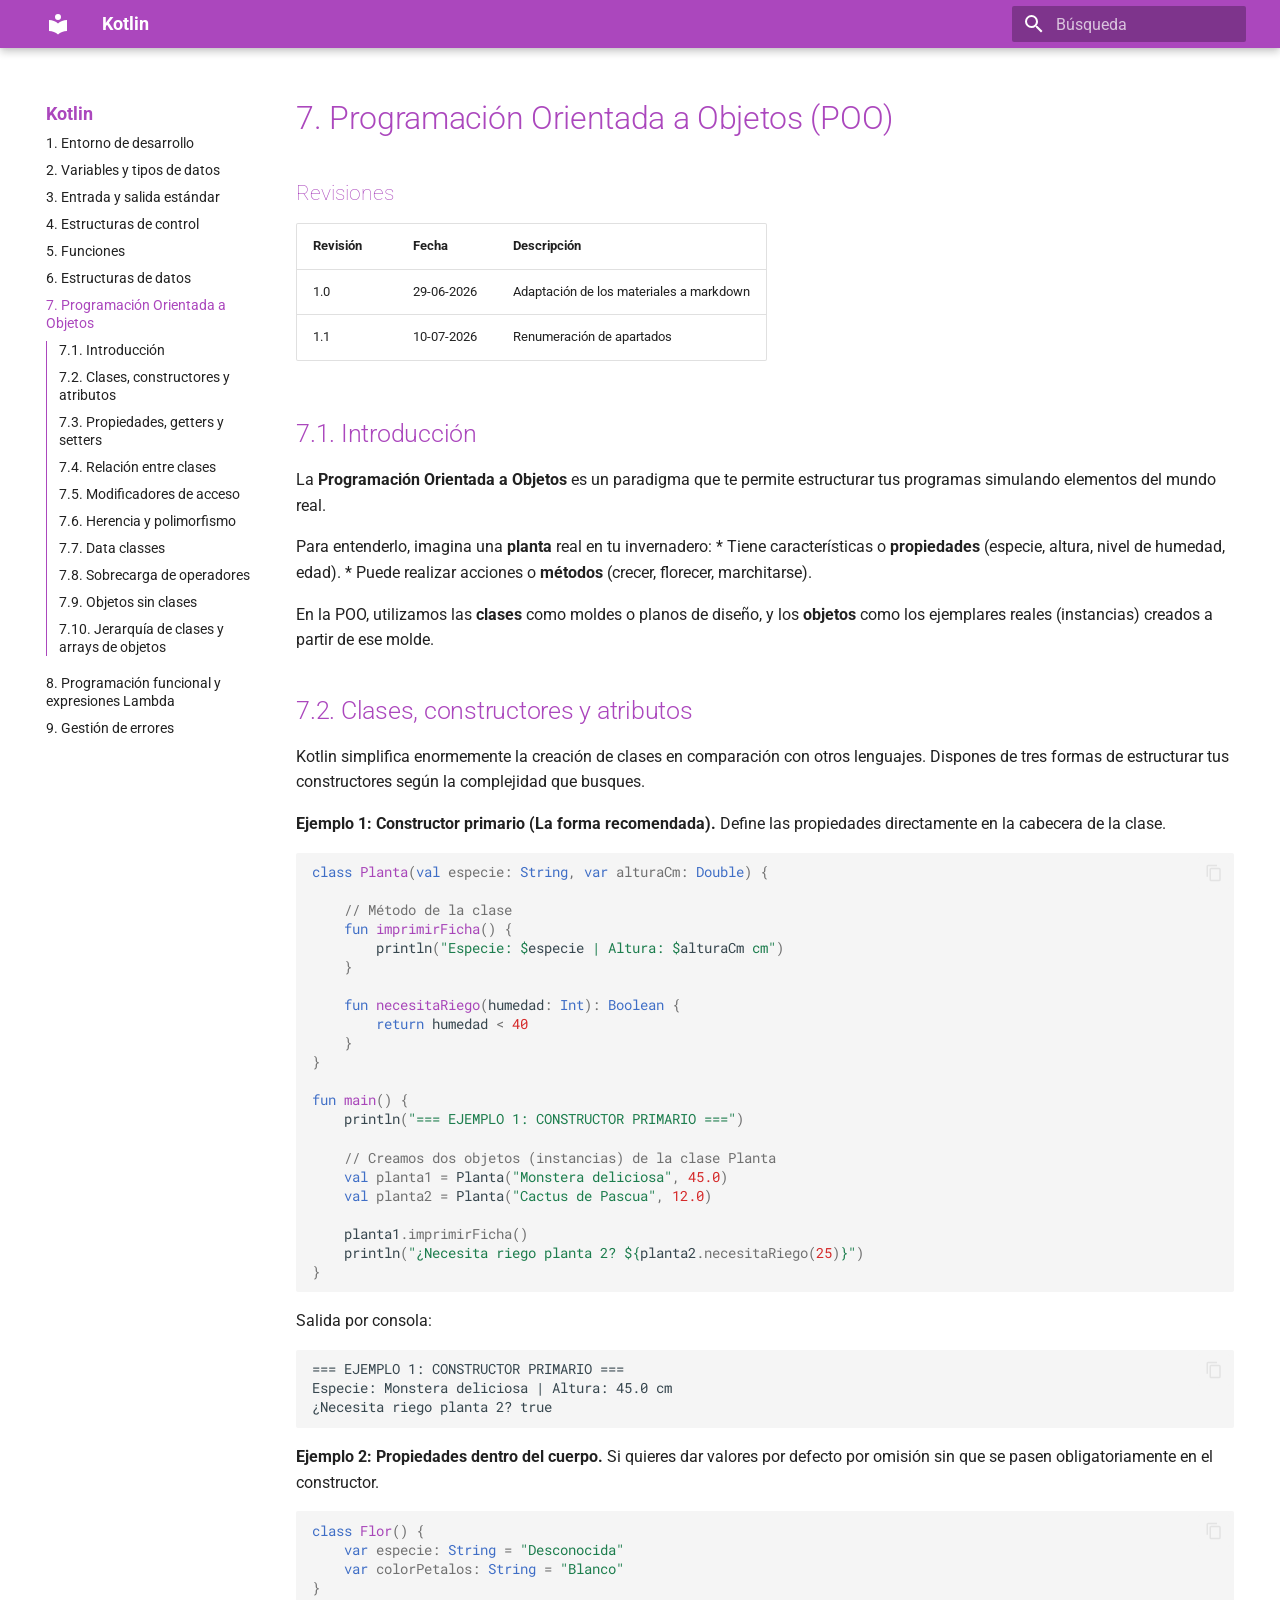
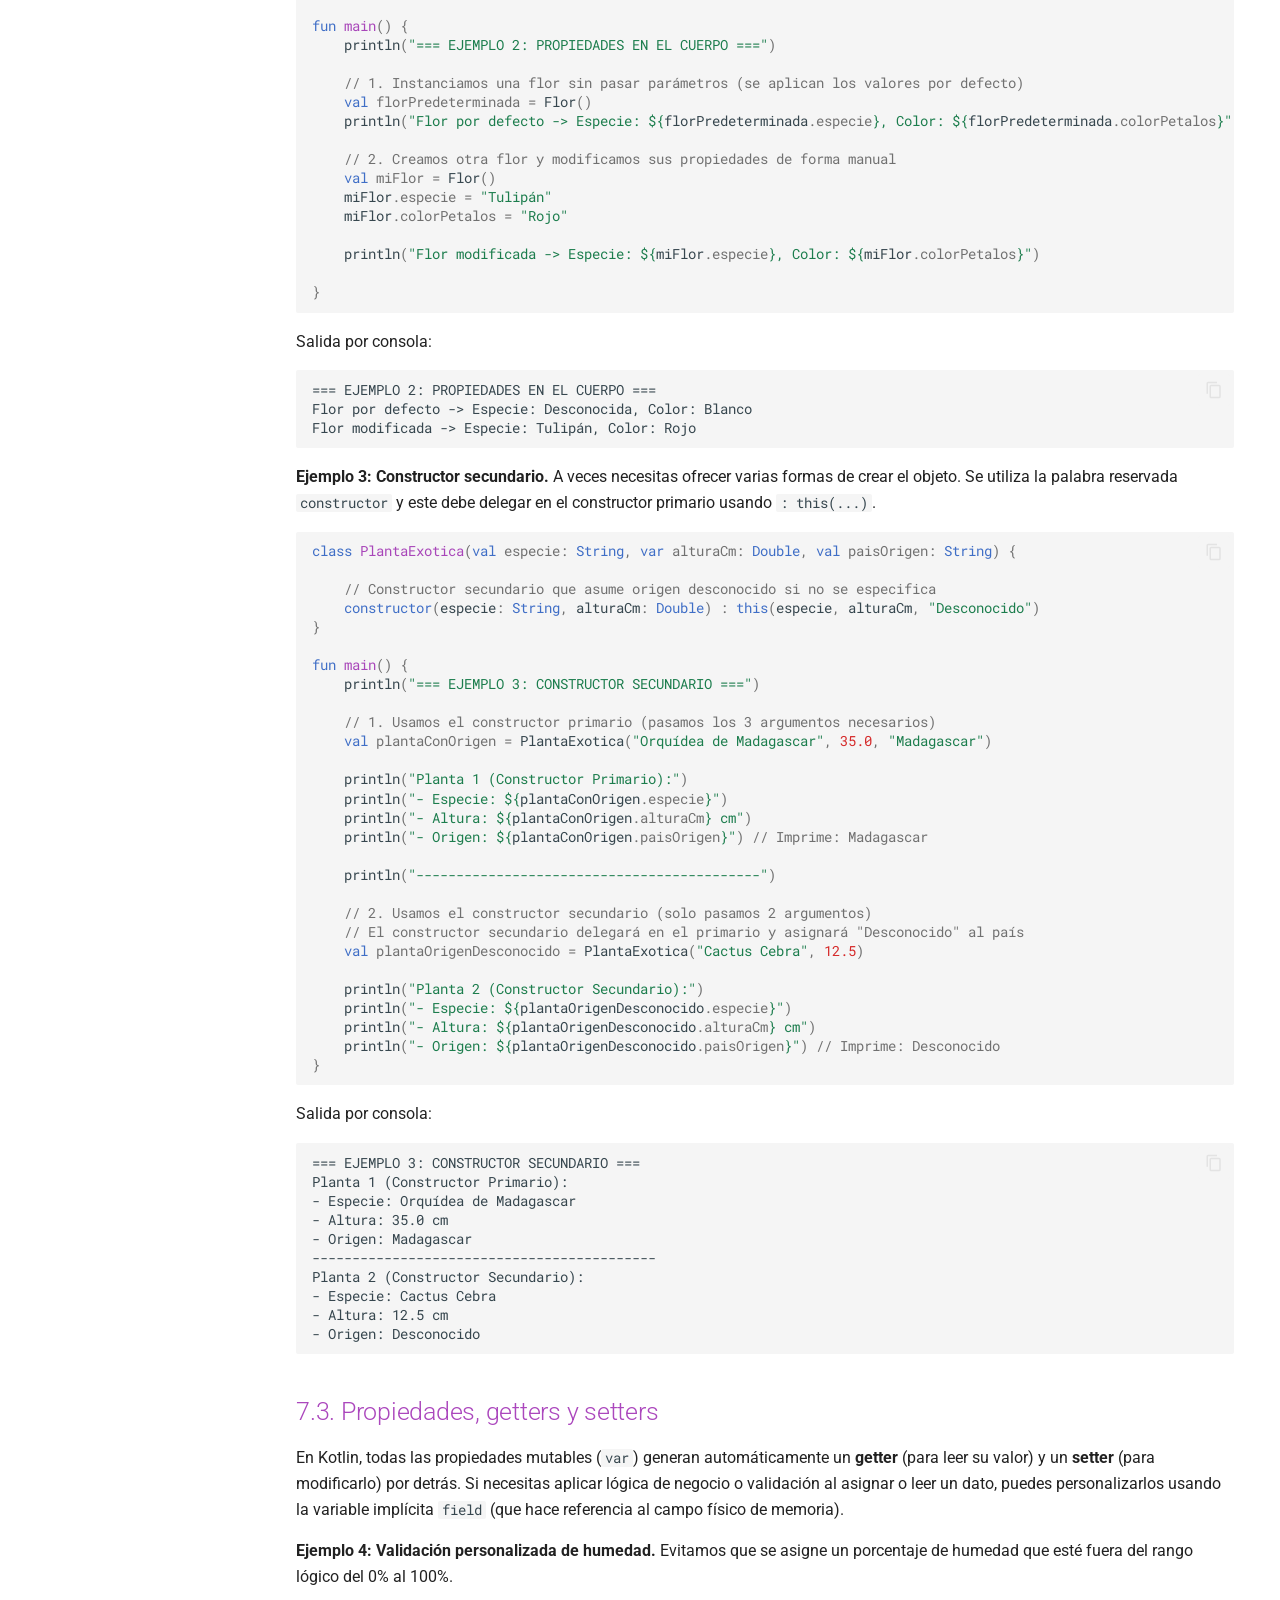
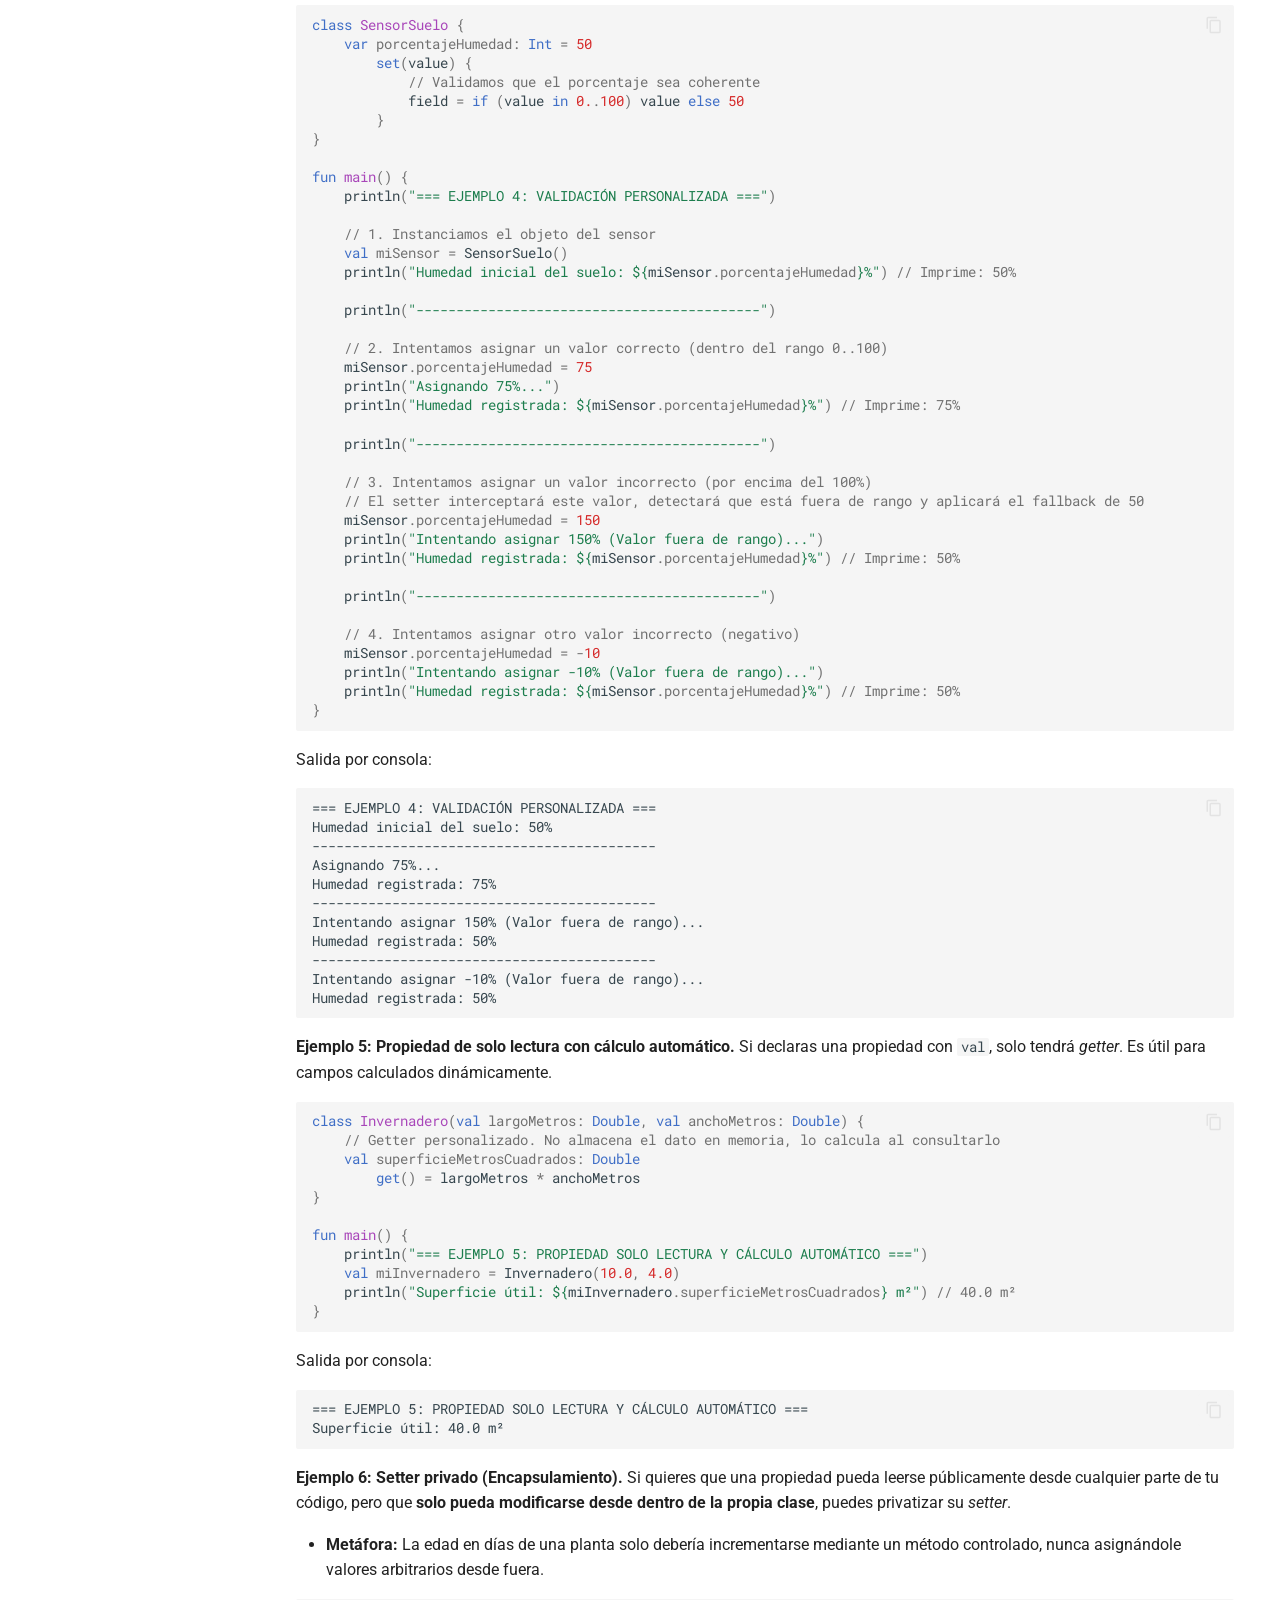
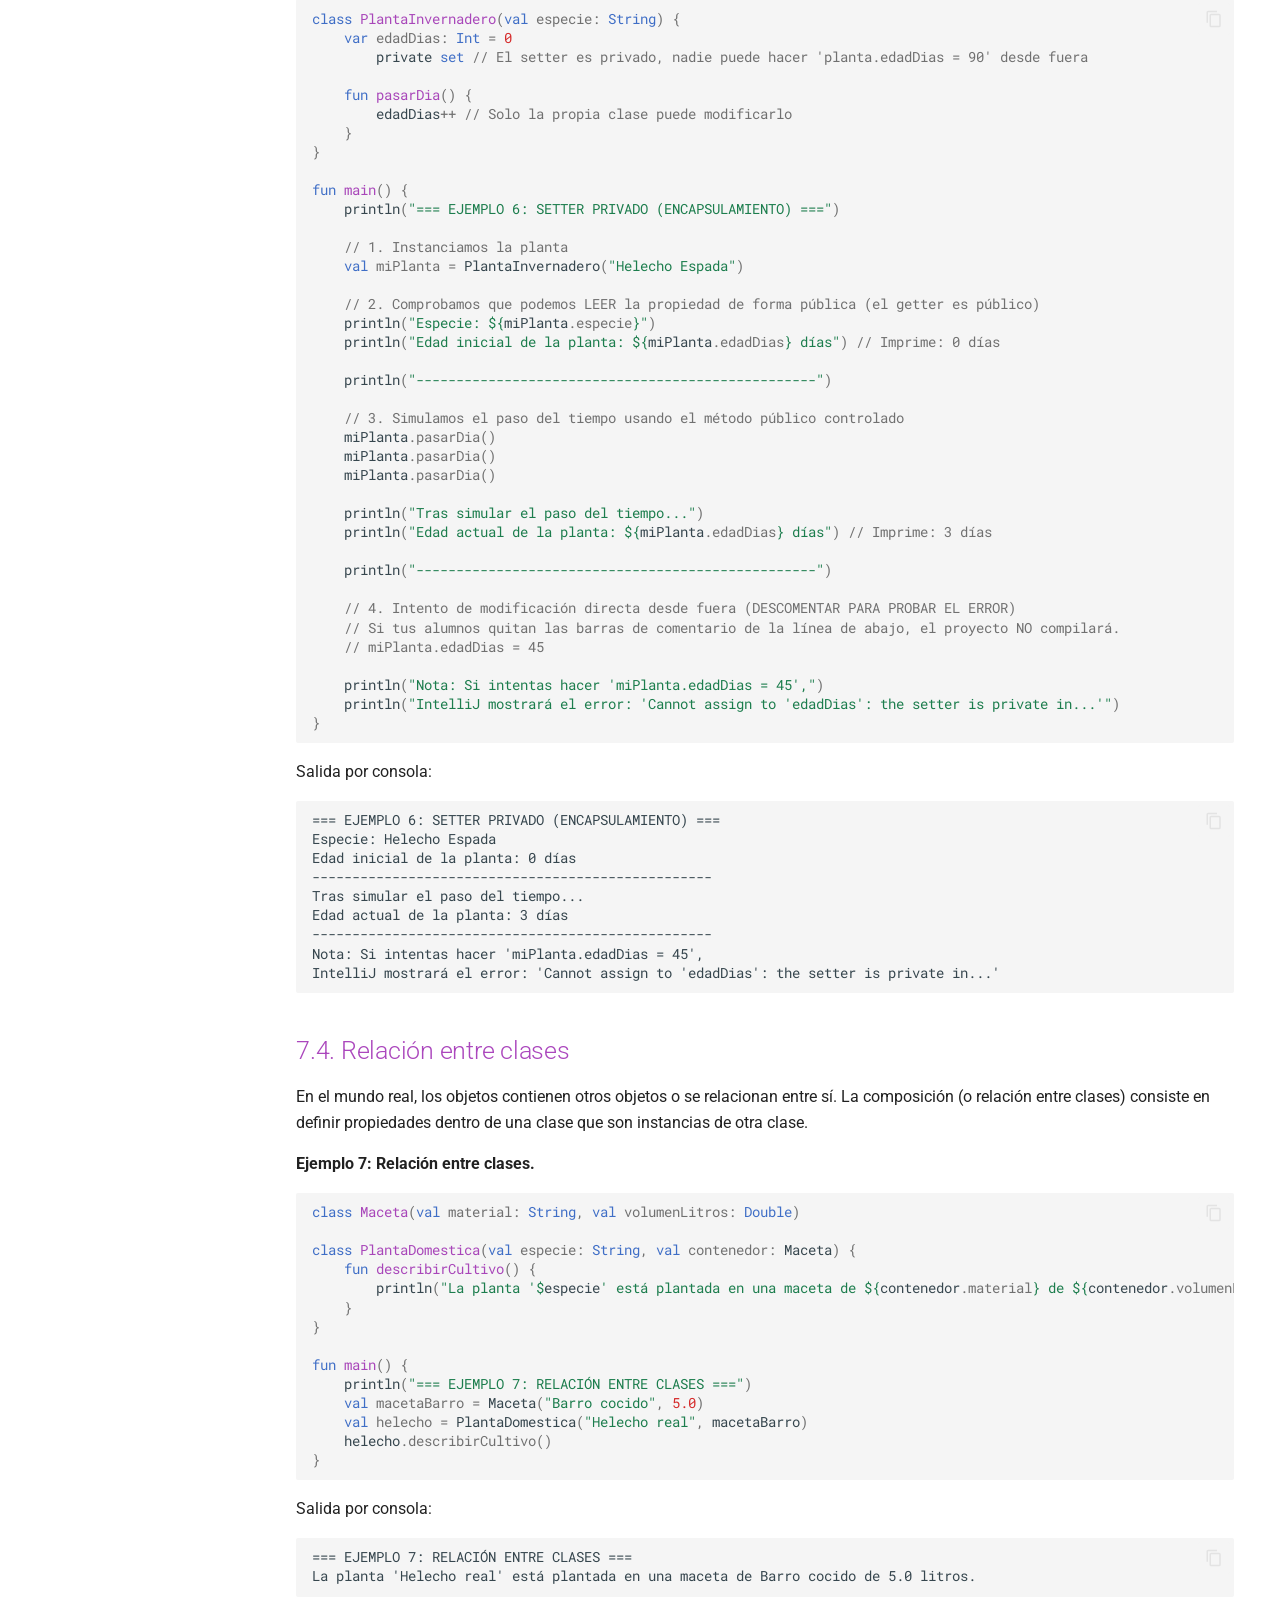
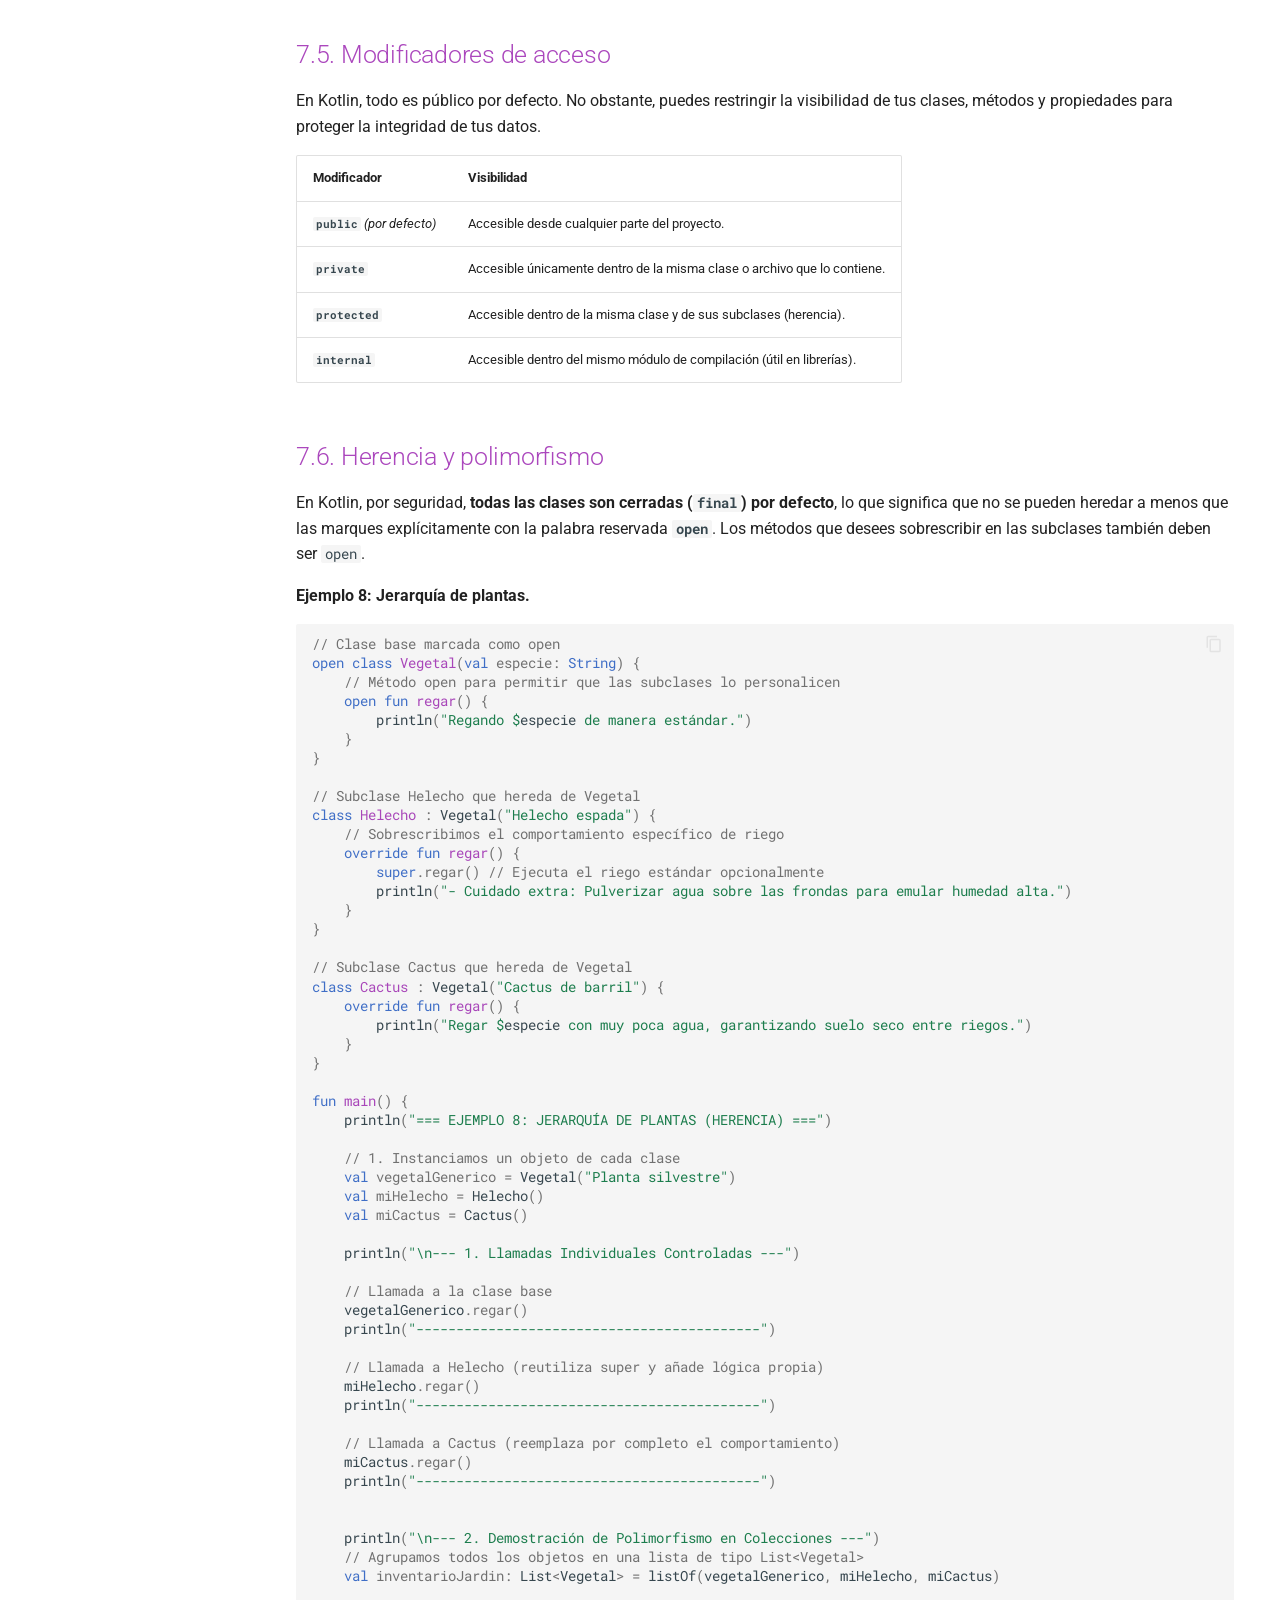
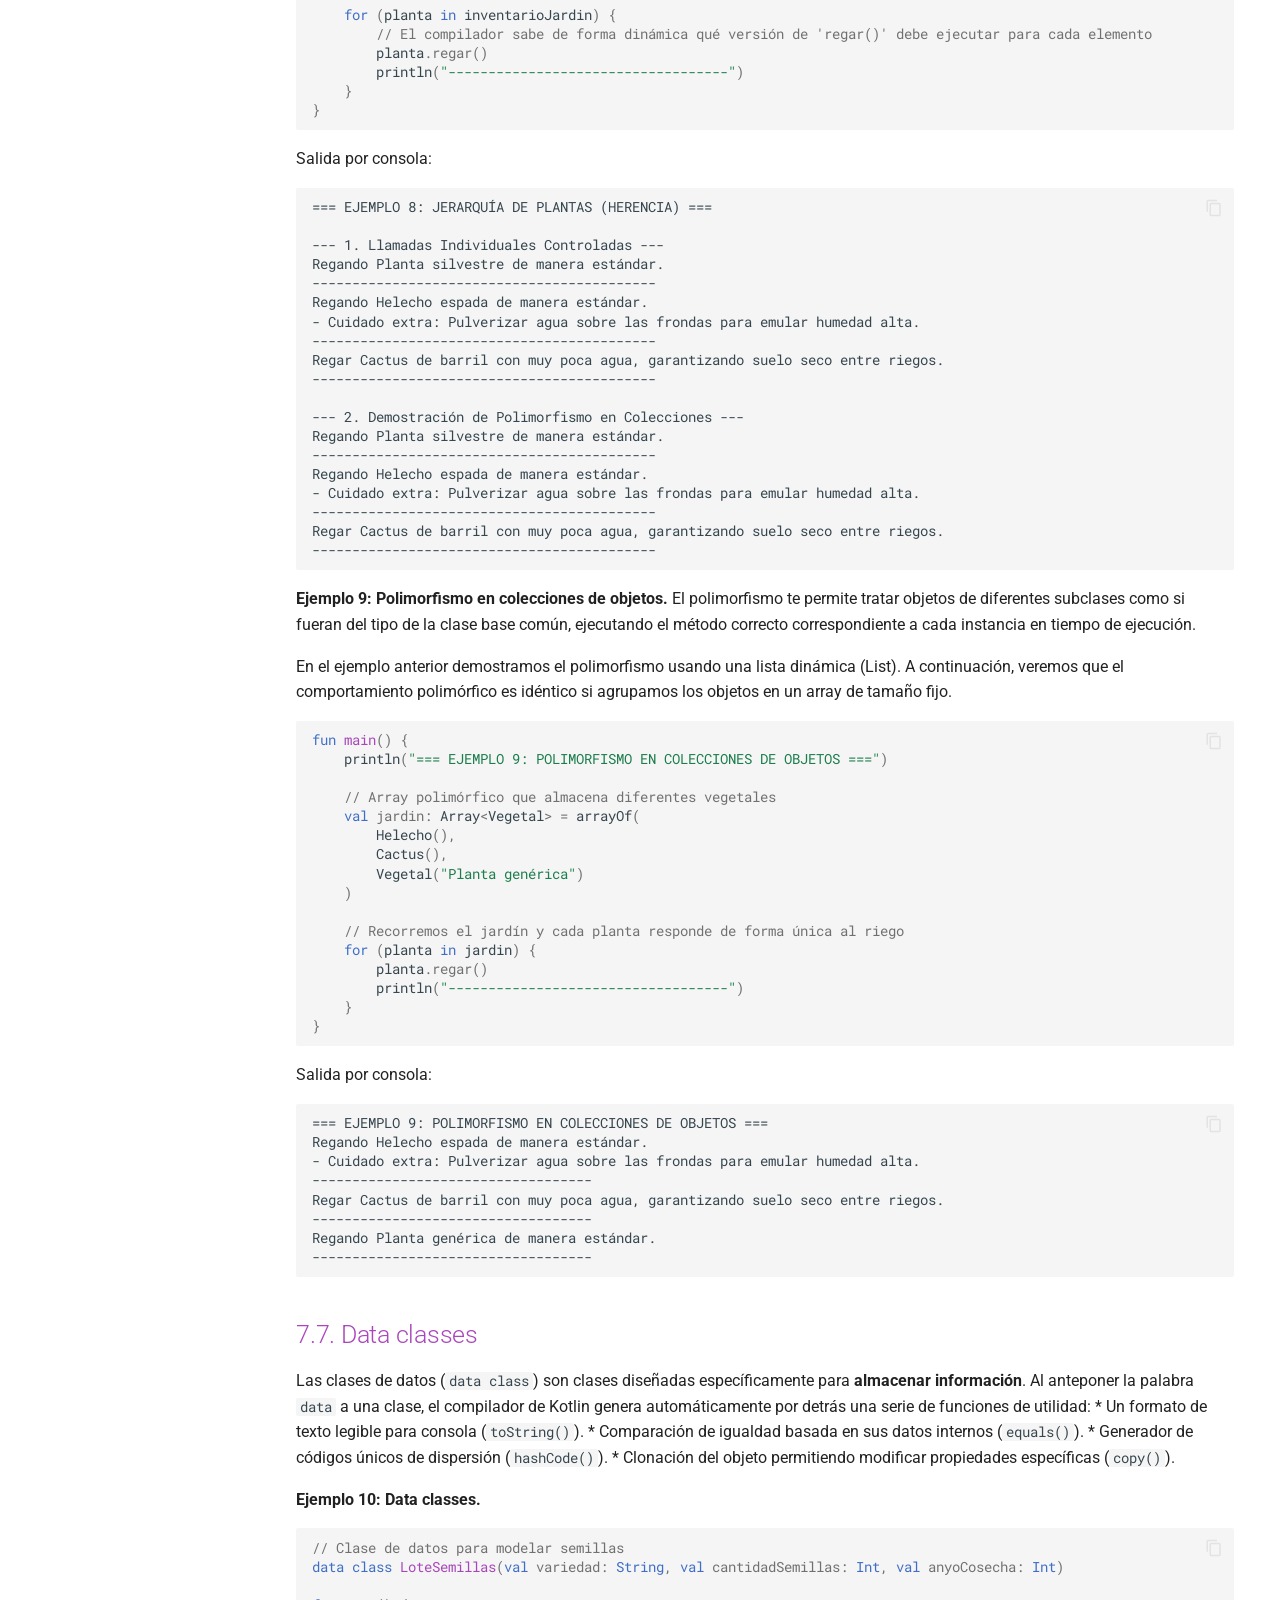
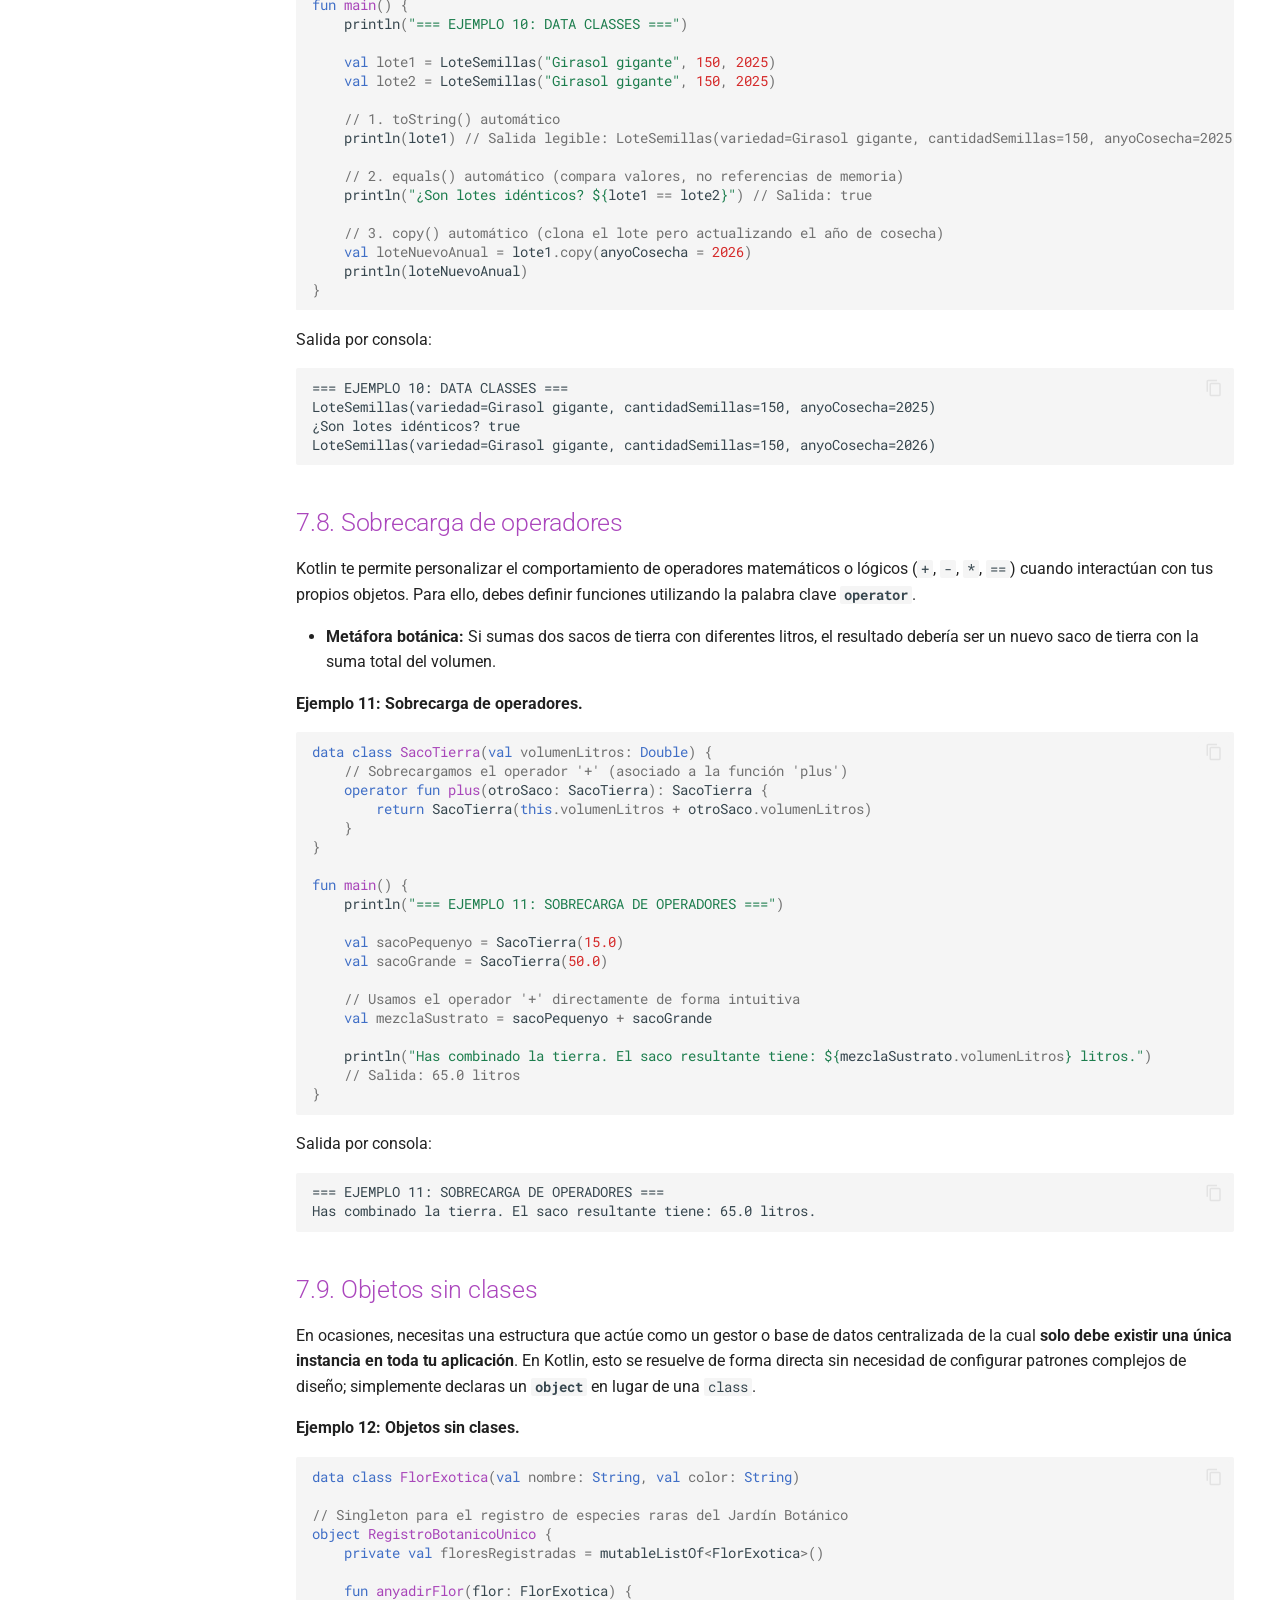
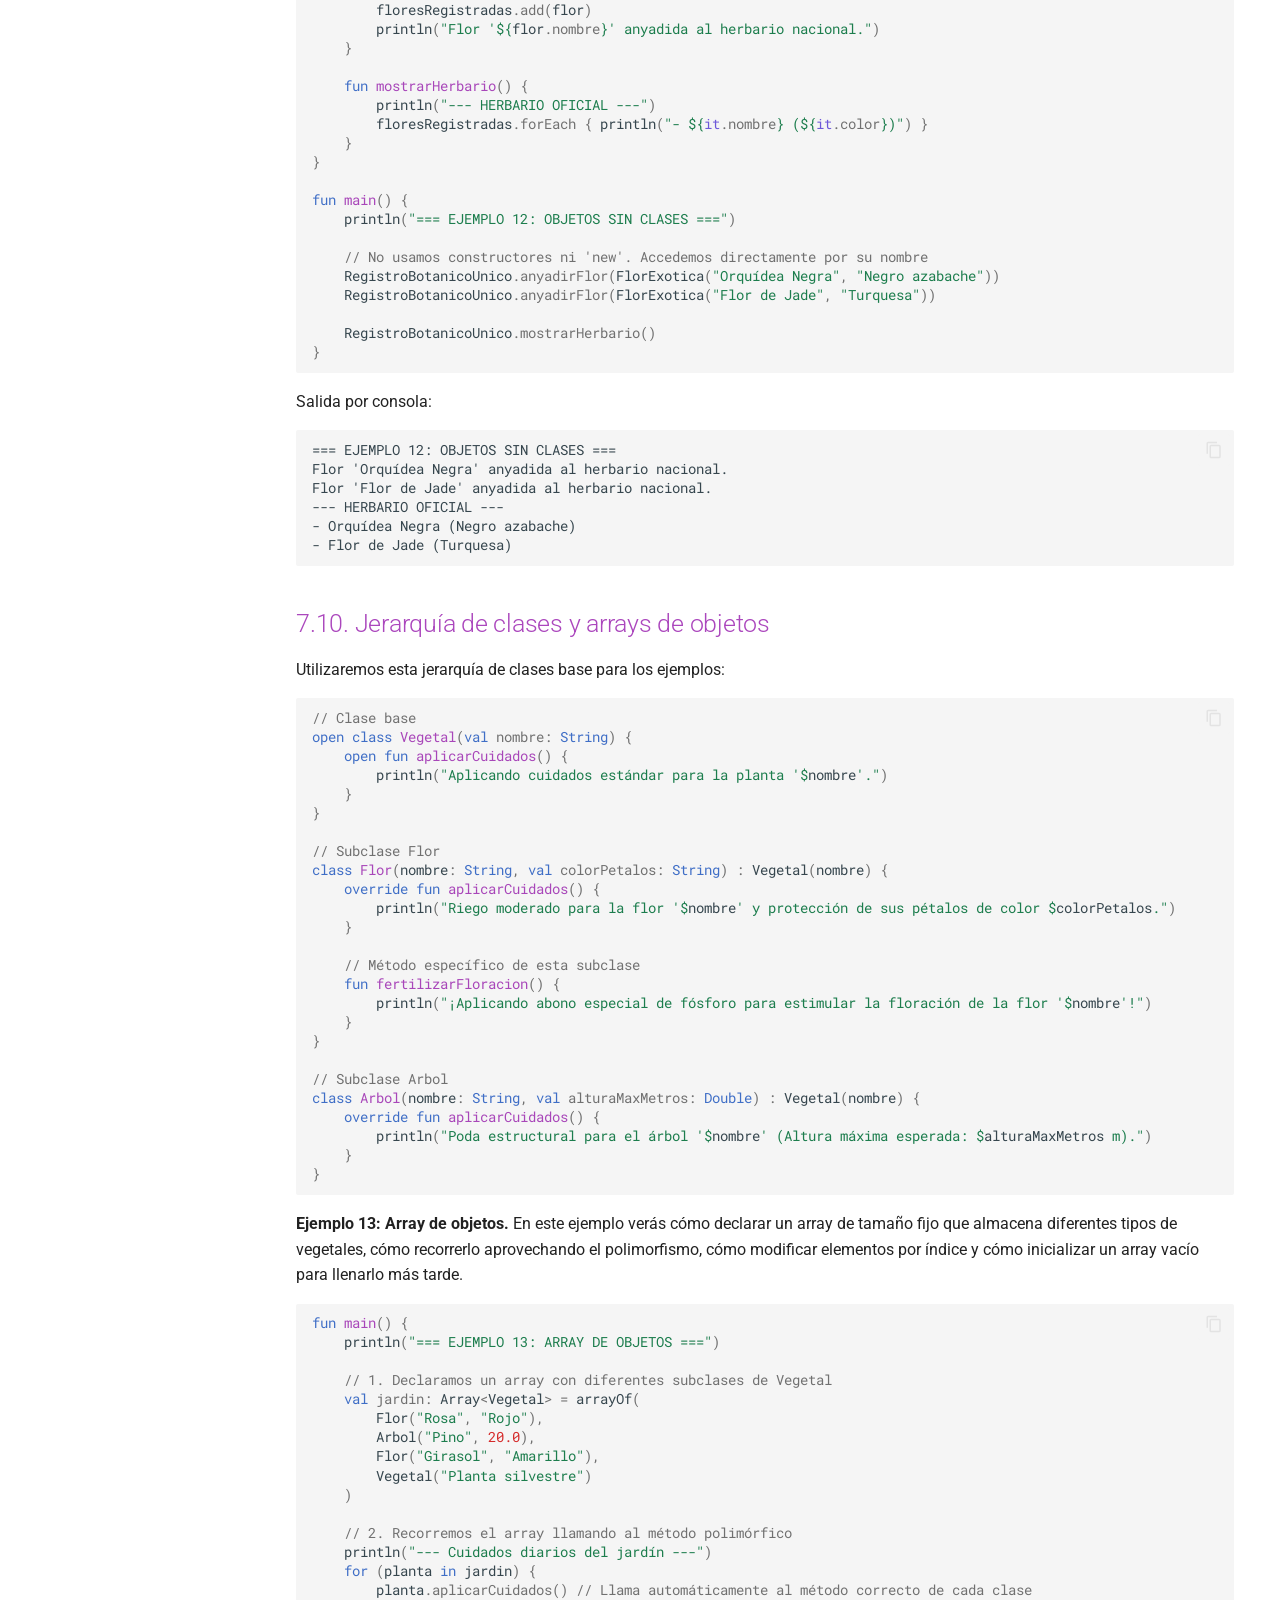
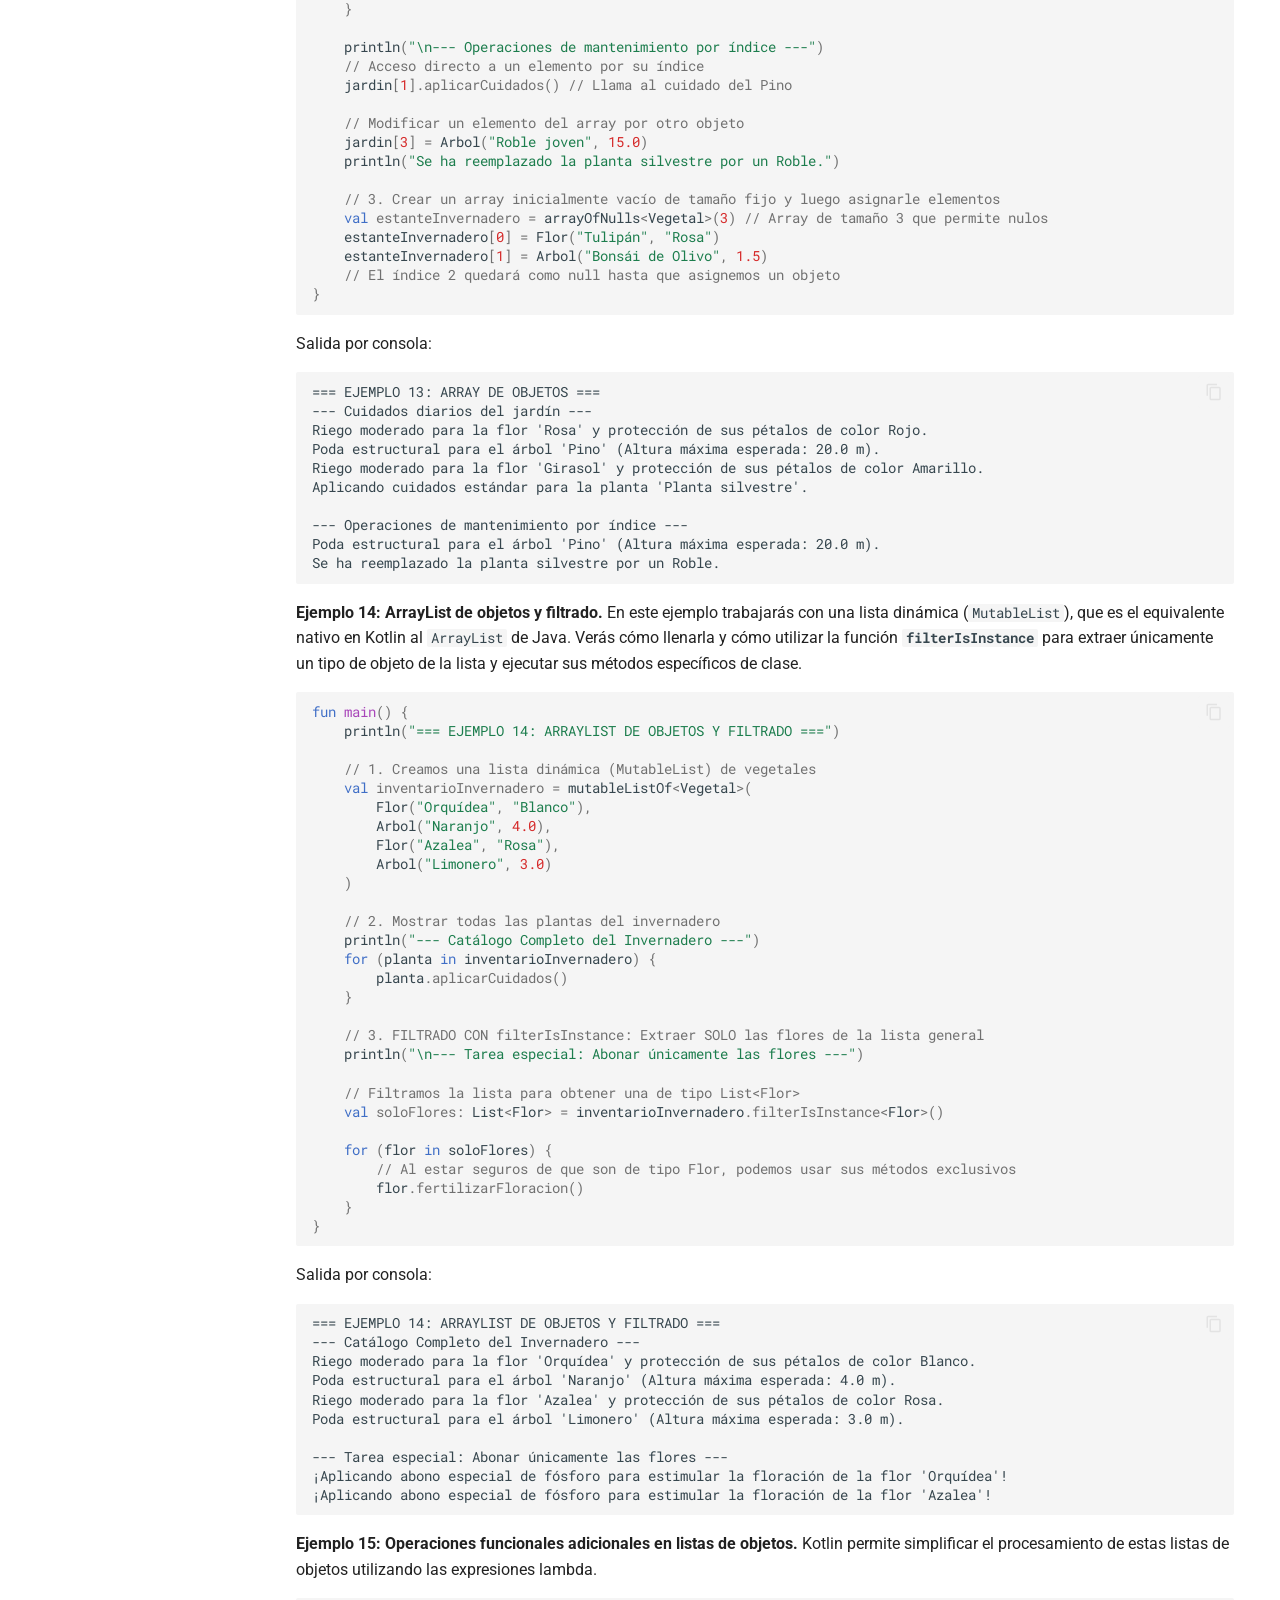
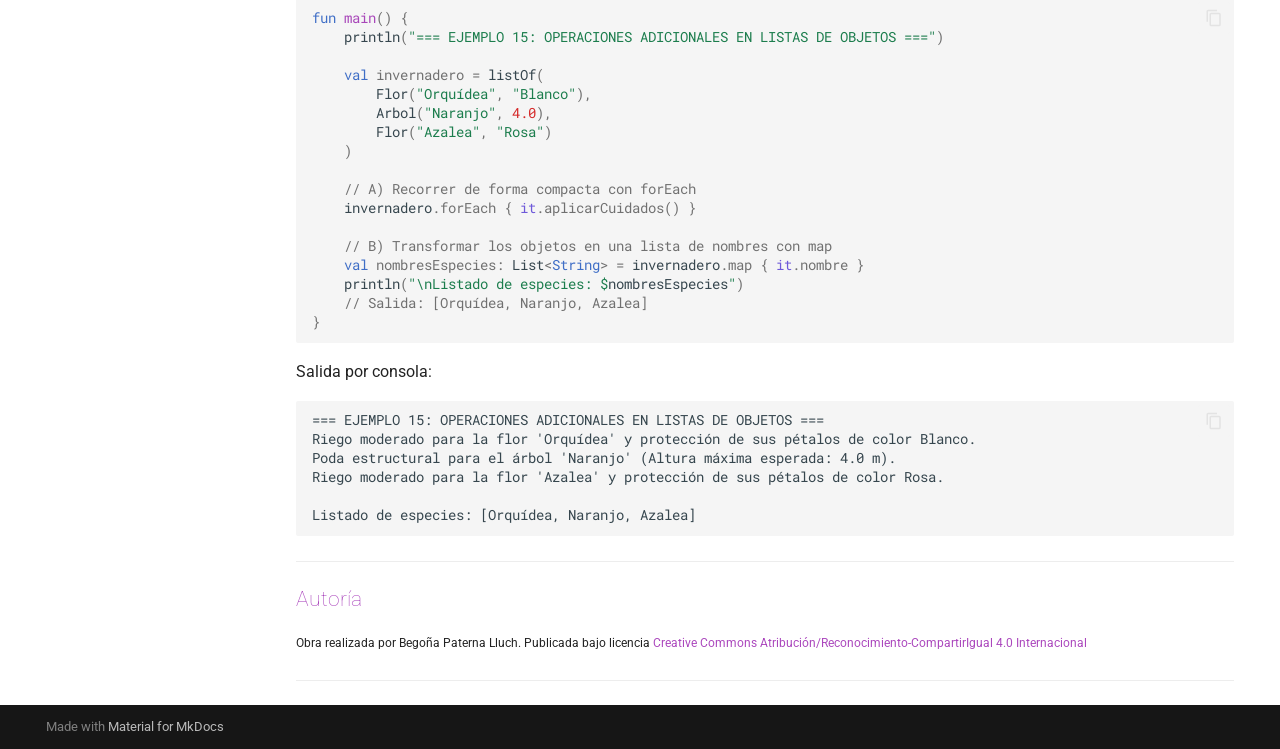
<file: kotlin07.html>
<!doctype html>
<html lang="es" class="no-js">
  <head>
    
      <meta charset="utf-8">
      <meta name="viewport" content="width=device-width,initial-scale=1">
      
      
        <meta name="author" content="Begoña Paterna">
      
      
        <link rel="canonical" href="https://bpaterna.github.io/kotlin/kotlin07.html">
      
      
        <link rel="prev" href="kotlin06.html">
      
      
        <link rel="next" href="kotlin08.html">
      
      
        
      
      
      <link rel="icon" href="assets/images/favicon.png">
      <meta name="generator" content="mkdocs-1.6.1, mkdocs-material-9.7.6">
    
    
      
        <title>7. Programación Orientada a Objetos - Kotlin</title>
      
    
    
      <link rel="stylesheet" href="assets/stylesheets/main.484c7ddc.min.css">
      
        
        <link rel="stylesheet" href="assets/stylesheets/palette.ab4e12ef.min.css">
      
      


    
    
      
    
    
      
        
        
        <link rel="preconnect" href="https://fonts.gstatic.com" crossorigin>
        <link rel="stylesheet" href="https://fonts.googleapis.com/css?family=Roboto:300,300i,400,400i,700,700i%7CRoboto+Mono:400,400i,700,700i&display=fallback">
        <style>:root{--md-text-font:"Roboto";--md-code-font:"Roboto Mono"}</style>
      
    
    
      <link rel="stylesheet" href="stylesheets/extra.css">
    
    <script>__md_scope=new URL(".",location),__md_hash=e=>[...e].reduce(((e,_)=>(e<<5)-e+_.charCodeAt(0)),0),__md_get=(e,_=localStorage,t=__md_scope)=>JSON.parse(_.getItem(t.pathname+"."+e)),__md_set=(e,_,t=localStorage,a=__md_scope)=>{try{t.setItem(a.pathname+"."+e,JSON.stringify(_))}catch(e){}}</script>
    
      

    
    
  </head>
  
  
    
    
    
    
    
    <body dir="ltr" data-md-color-scheme="default" data-md-color-primary="purple" data-md-color-accent="indigo">
  
    
    <input class="md-toggle" data-md-toggle="drawer" type="checkbox" id="__drawer" autocomplete="off">
    <input class="md-toggle" data-md-toggle="search" type="checkbox" id="__search" autocomplete="off">
    <label class="md-overlay" for="__drawer"></label>
    <div data-md-component="skip">
      
        
        <a href="#7-programacion-orientada-a-objetos-poo" class="md-skip">
          Saltar a contenido
        </a>
      
    </div>
    <div data-md-component="announce">
      
    </div>
    
    
      

  

<header class="md-header md-header--shadow" data-md-component="header">
  <nav class="md-header__inner md-grid" aria-label="Cabecera">
    <a href="." title="Kotlin" class="md-header__button md-logo" aria-label="Kotlin" data-md-component="logo">
      
  
  <svg xmlns="http://www.w3.org/2000/svg" viewBox="0 0 24 24"><path d="M12 8a3 3 0 0 0 3-3 3 3 0 0 0-3-3 3 3 0 0 0-3 3 3 3 0 0 0 3 3m0 3.54C9.64 9.35 6.5 8 3 8v11c3.5 0 6.64 1.35 9 3.54 2.36-2.19 5.5-3.54 9-3.54V8c-3.5 0-6.64 1.35-9 3.54"/></svg>

    </a>
    <label class="md-header__button md-icon" for="__drawer">
      
      <svg xmlns="http://www.w3.org/2000/svg" viewBox="0 0 24 24"><path d="M3 6h18v2H3zm0 5h18v2H3zm0 5h18v2H3z"/></svg>
    </label>
    <div class="md-header__title" data-md-component="header-title">
      <div class="md-header__ellipsis">
        <div class="md-header__topic">
          <span class="md-ellipsis">
            Kotlin
          </span>
        </div>
        <div class="md-header__topic" data-md-component="header-topic">
          <span class="md-ellipsis">
            
              7. Programación Orientada a Objetos
            
          </span>
        </div>
      </div>
    </div>
    
      
    
    
    
    
      
      
        <label class="md-header__button md-icon" for="__search">
          
          <svg xmlns="http://www.w3.org/2000/svg" viewBox="0 0 24 24"><path d="M9.5 3A6.5 6.5 0 0 1 16 9.5c0 1.61-.59 3.09-1.56 4.23l.27.27h.79l5 5-1.5 1.5-5-5v-.79l-.27-.27A6.52 6.52 0 0 1 9.5 16 6.5 6.5 0 0 1 3 9.5 6.5 6.5 0 0 1 9.5 3m0 2C7 5 5 7 5 9.5S7 14 9.5 14 14 12 14 9.5 12 5 9.5 5"/></svg>
        </label>
        <div class="md-search" data-md-component="search" role="dialog">
  <label class="md-search__overlay" for="__search"></label>
  <div class="md-search__inner" role="search">
    <form class="md-search__form" name="search">
      <input type="text" class="md-search__input" name="query" aria-label="Búsqueda" placeholder="Búsqueda" autocapitalize="off" autocorrect="off" autocomplete="off" spellcheck="false" data-md-component="search-query" required>
      <label class="md-search__icon md-icon" for="__search">
        
        <svg xmlns="http://www.w3.org/2000/svg" viewBox="0 0 24 24"><path d="M9.5 3A6.5 6.5 0 0 1 16 9.5c0 1.61-.59 3.09-1.56 4.23l.27.27h.79l5 5-1.5 1.5-5-5v-.79l-.27-.27A6.52 6.52 0 0 1 9.5 16 6.5 6.5 0 0 1 3 9.5 6.5 6.5 0 0 1 9.5 3m0 2C7 5 5 7 5 9.5S7 14 9.5 14 14 12 14 9.5 12 5 9.5 5"/></svg>
        
        <svg xmlns="http://www.w3.org/2000/svg" viewBox="0 0 24 24"><path d="M20 11v2H8l5.5 5.5-1.42 1.42L4.16 12l7.92-7.92L13.5 5.5 8 11z"/></svg>
      </label>
      <nav class="md-search__options" aria-label="Buscar">
        
        <button type="reset" class="md-search__icon md-icon" title="Limpiar" aria-label="Limpiar" tabindex="-1">
          
          <svg xmlns="http://www.w3.org/2000/svg" viewBox="0 0 24 24"><path d="M19 6.41 17.59 5 12 10.59 6.41 5 5 6.41 10.59 12 5 17.59 6.41 19 12 13.41 17.59 19 19 17.59 13.41 12z"/></svg>
        </button>
      </nav>
      
        <div class="md-search__suggest" data-md-component="search-suggest"></div>
      
    </form>
    <div class="md-search__output">
      <div class="md-search__scrollwrap" tabindex="0" data-md-scrollfix>
        <div class="md-search-result" data-md-component="search-result">
          <div class="md-search-result__meta">
            Inicializando búsqueda
          </div>
          <ol class="md-search-result__list" role="presentation"></ol>
        </div>
      </div>
    </div>
  </div>
</div>
      
    
    
  </nav>
  
</header>
    
    <div class="md-container" data-md-component="container">
      
      
        
          
        
      
      <main class="md-main" data-md-component="main">
        <div class="md-main__inner md-grid">
          
            
              
              <div class="md-sidebar md-sidebar--primary" data-md-component="sidebar" data-md-type="navigation" >
                <div class="md-sidebar__scrollwrap">
                  <div class="md-sidebar__inner">
                    



  

<nav class="md-nav md-nav--primary md-nav--integrated" aria-label="Navegación" data-md-level="0">
  <label class="md-nav__title" for="__drawer">
    <a href="." title="Kotlin" class="md-nav__button md-logo" aria-label="Kotlin" data-md-component="logo">
      
  
  <svg xmlns="http://www.w3.org/2000/svg" viewBox="0 0 24 24"><path d="M12 8a3 3 0 0 0 3-3 3 3 0 0 0-3-3 3 3 0 0 0-3 3 3 3 0 0 0 3 3m0 3.54C9.64 9.35 6.5 8 3 8v11c3.5 0 6.64 1.35 9 3.54 2.36-2.19 5.5-3.54 9-3.54V8c-3.5 0-6.64 1.35-9 3.54"/></svg>

    </a>
    Kotlin
  </label>
  
  <ul class="md-nav__list" data-md-scrollfix>
    
      
      
  
  
  
  
    <li class="md-nav__item">
      <a href="kotlin01.html" class="md-nav__link">
        
  
  
  <span class="md-ellipsis">
    
  
    1. Entorno de desarrollo
  

    
  </span>
  
  

      </a>
    </li>
  

    
      
      
  
  
  
  
    <li class="md-nav__item">
      <a href="kotlin02.html" class="md-nav__link">
        
  
  
  <span class="md-ellipsis">
    
  
    2. Variables y tipos de datos
  

    
  </span>
  
  

      </a>
    </li>
  

    
      
      
  
  
  
  
    <li class="md-nav__item">
      <a href="kotlin03.html" class="md-nav__link">
        
  
  
  <span class="md-ellipsis">
    
  
    3. Entrada y salida estándar
  

    
  </span>
  
  

      </a>
    </li>
  

    
      
      
  
  
  
  
    <li class="md-nav__item">
      <a href="kotlin04.html" class="md-nav__link">
        
  
  
  <span class="md-ellipsis">
    
  
    4. Estructuras de control
  

    
  </span>
  
  

      </a>
    </li>
  

    
      
      
  
  
  
  
    <li class="md-nav__item">
      <a href="kotlin05.html" class="md-nav__link">
        
  
  
  <span class="md-ellipsis">
    
  
    5. Funciones
  

    
  </span>
  
  

      </a>
    </li>
  

    
      
      
  
  
  
  
    <li class="md-nav__item">
      <a href="kotlin06.html" class="md-nav__link">
        
  
  
  <span class="md-ellipsis">
    
  
    6. Estructuras de datos
  

    
  </span>
  
  

      </a>
    </li>
  

    
      
      
  
  
    
  
  
  
    <li class="md-nav__item md-nav__item--active">
      
      <input class="md-nav__toggle md-toggle" type="checkbox" id="__toc">
      
      
        
      
      
        <label class="md-nav__link md-nav__link--active" for="__toc">
          
  
  
  <span class="md-ellipsis">
    
  
    7. Programación Orientada a Objetos
  

    
  </span>
  
  

          <span class="md-nav__icon md-icon"></span>
        </label>
      
      <a href="kotlin07.html" class="md-nav__link md-nav__link--active">
        
  
  
  <span class="md-ellipsis">
    
  
    7. Programación Orientada a Objetos
  

    
  </span>
  
  

      </a>
      
        

<nav class="md-nav md-nav--secondary" aria-label="Tabla de contenidos">
  
  
  
    
  
  
    <label class="md-nav__title" for="__toc">
      <span class="md-nav__icon md-icon"></span>
      Tabla de contenidos
    </label>
    <ul class="md-nav__list" data-md-component="toc" data-md-scrollfix>
      
        <li class="md-nav__item">
  <a href="#71-introduccion" class="md-nav__link">
    <span class="md-ellipsis">
      
        7.1. Introducción
      
    </span>
  </a>
  
</li>
      
        <li class="md-nav__item">
  <a href="#72-clases-constructores-y-atributos" class="md-nav__link">
    <span class="md-ellipsis">
      
        7.2. Clases, constructores y atributos
      
    </span>
  </a>
  
</li>
      
        <li class="md-nav__item">
  <a href="#73-propiedades-getters-y-setters" class="md-nav__link">
    <span class="md-ellipsis">
      
        7.3. Propiedades, getters y setters
      
    </span>
  </a>
  
</li>
      
        <li class="md-nav__item">
  <a href="#74-relacion-entre-clases" class="md-nav__link">
    <span class="md-ellipsis">
      
        7.4. Relación entre clases
      
    </span>
  </a>
  
</li>
      
        <li class="md-nav__item">
  <a href="#75-modificadores-de-acceso" class="md-nav__link">
    <span class="md-ellipsis">
      
        7.5. Modificadores de acceso
      
    </span>
  </a>
  
</li>
      
        <li class="md-nav__item">
  <a href="#76-herencia-y-polimorfismo" class="md-nav__link">
    <span class="md-ellipsis">
      
        7.6. Herencia y polimorfismo
      
    </span>
  </a>
  
</li>
      
        <li class="md-nav__item">
  <a href="#77-data-classes" class="md-nav__link">
    <span class="md-ellipsis">
      
        7.7. Data classes
      
    </span>
  </a>
  
</li>
      
        <li class="md-nav__item">
  <a href="#78-sobrecarga-de-operadores" class="md-nav__link">
    <span class="md-ellipsis">
      
        7.8. Sobrecarga de operadores
      
    </span>
  </a>
  
</li>
      
        <li class="md-nav__item">
  <a href="#79-objetos-sin-clases" class="md-nav__link">
    <span class="md-ellipsis">
      
        7.9. Objetos sin clases
      
    </span>
  </a>
  
</li>
      
        <li class="md-nav__item">
  <a href="#710-jerarquia-de-clases-y-arrays-de-objetos" class="md-nav__link">
    <span class="md-ellipsis">
      
        7.10. Jerarquía de clases y arrays de objetos
      
    </span>
  </a>
  
</li>
      
    </ul>
  
</nav>
      
    </li>
  

    
      
      
  
  
  
  
    <li class="md-nav__item">
      <a href="kotlin08.html" class="md-nav__link">
        
  
  
  <span class="md-ellipsis">
    
  
    8. Programación funcional y expresiones Lambda
  

    
  </span>
  
  

      </a>
    </li>
  

    
      
      
  
  
  
  
    <li class="md-nav__item">
      <a href="kotlin09.html" class="md-nav__link">
        
  
  
  <span class="md-ellipsis">
    
  
    9. Gestión de errores
  

    
  </span>
  
  

      </a>
    </li>
  

    
  </ul>
</nav>
                  </div>
                </div>
              </div>
            
            
          
          
            <div class="md-content" data-md-component="content">
              
              <article class="md-content__inner md-typeset">
                
                  



<h1 id="7-programacion-orientada-a-objetos-poo">7. Programación Orientada a Objetos (POO)<a class="headerlink" href="#7-programacion-orientada-a-objetos-poo" title="Permanent link">&para;</a></h1>
<p><span class="mi_h3">Revisiones</span></p>
<table>
<thead>
<tr>
<th>Revisión</th>
<th>Fecha</th>
<th>Descripción</th>
</tr>
</thead>
<tbody>
<tr>
<td>1.0</td>
<td>29-06-2026</td>
<td>Adaptación de los materiales a markdown</td>
</tr>
<tr>
<td>1.1</td>
<td>10-07-2026</td>
<td>Renumeración de apartados</td>
</tr>
</tbody>
</table>
<h2 id="71-introduccion">7.1. Introducción<a class="headerlink" href="#71-introduccion" title="Permanent link">&para;</a></h2>
<p>La <strong>Programación Orientada a Objetos</strong> es un paradigma que te permite estructurar tus programas simulando elementos del mundo real.</p>
<p>Para entenderlo, imagina una <strong>planta</strong> real en tu invernadero:
* Tiene características o <strong>propiedades</strong> (especie, altura, nivel de humedad, edad).
* Puede realizar acciones o <strong>métodos</strong> (crecer, florecer, marchitarse).</p>
<p>En la POO, utilizamos las <strong>clases</strong> como moldes o planos de diseño, y los <strong>objetos</strong> como los ejemplares reales (instancias) creados a partir de ese molde.</p>
<h2 id="72-clases-constructores-y-atributos">7.2. Clases, constructores y atributos<a class="headerlink" href="#72-clases-constructores-y-atributos" title="Permanent link">&para;</a></h2>
<p>Kotlin simplifica enormemente la creación de clases en comparación con otros lenguajes. Dispones de tres formas de estructurar tus constructores según la complejidad que busques.</p>
<p><strong>Ejemplo 1: Constructor primario (La forma recomendada).</strong> Define las propiedades directamente en la cabecera de la clase.</p>
<div class="highlight"><pre><span></span><code><span class="kd">class</span><span class="w"> </span><span class="nc">Planta</span><span class="p">(</span><span class="kd">val</span><span class="w"> </span><span class="nv">especie</span><span class="p">:</span><span class="w"> </span><span class="kt">String</span><span class="p">,</span><span class="w"> </span><span class="kd">var</span><span class="w"> </span><span class="nv">alturaCm</span><span class="p">:</span><span class="w"> </span><span class="kt">Double</span><span class="p">)</span><span class="w"> </span><span class="p">{</span>

<span class="w">    </span><span class="c1">// Método de la clase</span>
<span class="w">    </span><span class="kd">fun</span><span class="w"> </span><span class="nf">imprimirFicha</span><span class="p">()</span><span class="w"> </span><span class="p">{</span>
<span class="w">        </span><span class="n">println</span><span class="p">(</span><span class="s">&quot;Especie: </span><span class="si">$</span><span class="n">especie</span><span class="s"> | Altura: </span><span class="si">$</span><span class="n">alturaCm</span><span class="s"> cm&quot;</span><span class="p">)</span>
<span class="w">    </span><span class="p">}</span>

<span class="w">    </span><span class="kd">fun</span><span class="w"> </span><span class="nf">necesitaRiego</span><span class="p">(</span><span class="n">humedad</span><span class="p">:</span><span class="w"> </span><span class="kt">Int</span><span class="p">):</span><span class="w"> </span><span class="kt">Boolean</span><span class="w"> </span><span class="p">{</span>
<span class="w">        </span><span class="k">return</span><span class="w"> </span><span class="n">humedad</span><span class="w"> </span><span class="o">&lt;</span><span class="w"> </span><span class="m">40</span>
<span class="w">    </span><span class="p">}</span>
<span class="p">}</span>

<span class="kd">fun</span><span class="w"> </span><span class="nf">main</span><span class="p">()</span><span class="w"> </span><span class="p">{</span>
<span class="w">    </span><span class="n">println</span><span class="p">(</span><span class="s">&quot;=== EJEMPLO 1: CONSTRUCTOR PRIMARIO ===&quot;</span><span class="p">)</span>

<span class="w">    </span><span class="c1">// Creamos dos objetos (instancias) de la clase Planta</span>
<span class="w">    </span><span class="kd">val</span><span class="w"> </span><span class="nv">planta1</span><span class="w"> </span><span class="o">=</span><span class="w"> </span><span class="n">Planta</span><span class="p">(</span><span class="s">&quot;Monstera deliciosa&quot;</span><span class="p">,</span><span class="w"> </span><span class="m">45.0</span><span class="p">)</span>
<span class="w">    </span><span class="kd">val</span><span class="w"> </span><span class="nv">planta2</span><span class="w"> </span><span class="o">=</span><span class="w"> </span><span class="n">Planta</span><span class="p">(</span><span class="s">&quot;Cactus de Pascua&quot;</span><span class="p">,</span><span class="w"> </span><span class="m">12.0</span><span class="p">)</span>

<span class="w">    </span><span class="n">planta1</span><span class="p">.</span><span class="na">imprimirFicha</span><span class="p">()</span>
<span class="w">    </span><span class="n">println</span><span class="p">(</span><span class="s">&quot;¿Necesita riego planta 2? </span><span class="si">${</span><span class="n">planta2</span><span class="p">.</span><span class="na">necesitaRiego</span><span class="p">(</span><span class="m">25</span><span class="p">)</span><span class="si">}</span><span class="s">&quot;</span><span class="p">)</span>
<span class="p">}</span>
</code></pre></div>
<p>Salida por consola:</p>
<div class="highlight"><pre><span></span><code>=== EJEMPLO 1: CONSTRUCTOR PRIMARIO ===
Especie: Monstera deliciosa | Altura: 45.0 cm
¿Necesita riego planta 2? true
</code></pre></div>
<p><strong>Ejemplo 2: Propiedades dentro del cuerpo.</strong> Si quieres dar valores por defecto por omisión sin que se pasen obligatoriamente en el constructor.</p>
<div class="highlight"><pre><span></span><code><span class="kd">class</span><span class="w"> </span><span class="nc">Flor</span><span class="p">()</span><span class="w"> </span><span class="p">{</span>
<span class="w">    </span><span class="kd">var</span><span class="w"> </span><span class="nv">especie</span><span class="p">:</span><span class="w"> </span><span class="kt">String</span><span class="w"> </span><span class="o">=</span><span class="w"> </span><span class="s">&quot;Desconocida&quot;</span>
<span class="w">    </span><span class="kd">var</span><span class="w"> </span><span class="nv">colorPetalos</span><span class="p">:</span><span class="w"> </span><span class="kt">String</span><span class="w"> </span><span class="o">=</span><span class="w"> </span><span class="s">&quot;Blanco&quot;</span>
<span class="p">}</span>

<span class="kd">fun</span><span class="w"> </span><span class="nf">main</span><span class="p">()</span><span class="w"> </span><span class="p">{</span>
<span class="w">    </span><span class="n">println</span><span class="p">(</span><span class="s">&quot;=== EJEMPLO 2: PROPIEDADES EN EL CUERPO ===&quot;</span><span class="p">)</span>

<span class="w">    </span><span class="c1">// 1. Instanciamos una flor sin pasar parámetros (se aplican los valores por defecto)</span>
<span class="w">    </span><span class="kd">val</span><span class="w"> </span><span class="nv">florPredeterminada</span><span class="w"> </span><span class="o">=</span><span class="w"> </span><span class="n">Flor</span><span class="p">()</span>
<span class="w">    </span><span class="n">println</span><span class="p">(</span><span class="s">&quot;Flor por defecto -&gt; Especie: </span><span class="si">${</span><span class="n">florPredeterminada</span><span class="p">.</span><span class="na">especie</span><span class="si">}</span><span class="s">, Color: </span><span class="si">${</span><span class="n">florPredeterminada</span><span class="p">.</span><span class="na">colorPetalos</span><span class="si">}</span><span class="s">&quot;</span><span class="p">)</span>

<span class="w">    </span><span class="c1">// 2. Creamos otra flor y modificamos sus propiedades de forma manual</span>
<span class="w">    </span><span class="kd">val</span><span class="w"> </span><span class="nv">miFlor</span><span class="w"> </span><span class="o">=</span><span class="w"> </span><span class="n">Flor</span><span class="p">()</span>
<span class="w">    </span><span class="n">miFlor</span><span class="p">.</span><span class="na">especie</span><span class="w"> </span><span class="o">=</span><span class="w"> </span><span class="s">&quot;Tulipán&quot;</span>
<span class="w">    </span><span class="n">miFlor</span><span class="p">.</span><span class="na">colorPetalos</span><span class="w"> </span><span class="o">=</span><span class="w"> </span><span class="s">&quot;Rojo&quot;</span>

<span class="w">    </span><span class="n">println</span><span class="p">(</span><span class="s">&quot;Flor modificada -&gt; Especie: </span><span class="si">${</span><span class="n">miFlor</span><span class="p">.</span><span class="na">especie</span><span class="si">}</span><span class="s">, Color: </span><span class="si">${</span><span class="n">miFlor</span><span class="p">.</span><span class="na">colorPetalos</span><span class="si">}</span><span class="s">&quot;</span><span class="p">)</span>

<span class="p">}</span>
</code></pre></div>
<p>Salida por consola:</p>
<div class="highlight"><pre><span></span><code>=== EJEMPLO 2: PROPIEDADES EN EL CUERPO ===
Flor por defecto -&gt; Especie: Desconocida, Color: Blanco
Flor modificada -&gt; Especie: Tulipán, Color: Rojo
</code></pre></div>
<p><strong>Ejemplo 3: Constructor secundario.</strong> A veces necesitas ofrecer varias formas de crear el objeto. Se utiliza la palabra reservada <code>constructor</code> y este debe delegar en el constructor primario usando <code>: this(...)</code>.</p>
<div class="highlight"><pre><span></span><code><span class="kd">class</span><span class="w"> </span><span class="nc">PlantaExotica</span><span class="p">(</span><span class="kd">val</span><span class="w"> </span><span class="nv">especie</span><span class="p">:</span><span class="w"> </span><span class="kt">String</span><span class="p">,</span><span class="w"> </span><span class="kd">var</span><span class="w"> </span><span class="nv">alturaCm</span><span class="p">:</span><span class="w"> </span><span class="kt">Double</span><span class="p">,</span><span class="w"> </span><span class="kd">val</span><span class="w"> </span><span class="nv">paisOrigen</span><span class="p">:</span><span class="w"> </span><span class="kt">String</span><span class="p">)</span><span class="w"> </span><span class="p">{</span>

<span class="w">    </span><span class="c1">// Constructor secundario que asume origen desconocido si no se especifica</span>
<span class="w">    </span><span class="k">constructor</span><span class="p">(</span><span class="n">especie</span><span class="p">:</span><span class="w"> </span><span class="kt">String</span><span class="p">,</span><span class="w"> </span><span class="n">alturaCm</span><span class="p">:</span><span class="w"> </span><span class="kt">Double</span><span class="p">)</span><span class="w"> </span><span class="p">:</span><span class="w"> </span><span class="k">this</span><span class="p">(</span><span class="n">especie</span><span class="p">,</span><span class="w"> </span><span class="n">alturaCm</span><span class="p">,</span><span class="w"> </span><span class="s">&quot;Desconocido&quot;</span><span class="p">)</span>
<span class="p">}</span>

<span class="kd">fun</span><span class="w"> </span><span class="nf">main</span><span class="p">()</span><span class="w"> </span><span class="p">{</span>
<span class="w">    </span><span class="n">println</span><span class="p">(</span><span class="s">&quot;=== EJEMPLO 3: CONSTRUCTOR SECUNDARIO ===&quot;</span><span class="p">)</span>

<span class="w">    </span><span class="c1">// 1. Usamos el constructor primario (pasamos los 3 argumentos necesarios)</span>
<span class="w">    </span><span class="kd">val</span><span class="w"> </span><span class="nv">plantaConOrigen</span><span class="w"> </span><span class="o">=</span><span class="w"> </span><span class="n">PlantaExotica</span><span class="p">(</span><span class="s">&quot;Orquídea de Madagascar&quot;</span><span class="p">,</span><span class="w"> </span><span class="m">35.0</span><span class="p">,</span><span class="w"> </span><span class="s">&quot;Madagascar&quot;</span><span class="p">)</span>

<span class="w">    </span><span class="n">println</span><span class="p">(</span><span class="s">&quot;Planta 1 (Constructor Primario):&quot;</span><span class="p">)</span>
<span class="w">    </span><span class="n">println</span><span class="p">(</span><span class="s">&quot;- Especie: </span><span class="si">${</span><span class="n">plantaConOrigen</span><span class="p">.</span><span class="na">especie</span><span class="si">}</span><span class="s">&quot;</span><span class="p">)</span>
<span class="w">    </span><span class="n">println</span><span class="p">(</span><span class="s">&quot;- Altura: </span><span class="si">${</span><span class="n">plantaConOrigen</span><span class="p">.</span><span class="na">alturaCm</span><span class="si">}</span><span class="s"> cm&quot;</span><span class="p">)</span>
<span class="w">    </span><span class="n">println</span><span class="p">(</span><span class="s">&quot;- Origen: </span><span class="si">${</span><span class="n">plantaConOrigen</span><span class="p">.</span><span class="na">paisOrigen</span><span class="si">}</span><span class="s">&quot;</span><span class="p">)</span><span class="w"> </span><span class="c1">// Imprime: Madagascar</span>

<span class="w">    </span><span class="n">println</span><span class="p">(</span><span class="s">&quot;-------------------------------------------&quot;</span><span class="p">)</span>

<span class="w">    </span><span class="c1">// 2. Usamos el constructor secundario (solo pasamos 2 argumentos)</span>
<span class="w">    </span><span class="c1">// El constructor secundario delegará en el primario y asignará &quot;Desconocido&quot; al país</span>
<span class="w">    </span><span class="kd">val</span><span class="w"> </span><span class="nv">plantaOrigenDesconocido</span><span class="w"> </span><span class="o">=</span><span class="w"> </span><span class="n">PlantaExotica</span><span class="p">(</span><span class="s">&quot;Cactus Cebra&quot;</span><span class="p">,</span><span class="w"> </span><span class="m">12.5</span><span class="p">)</span>

<span class="w">    </span><span class="n">println</span><span class="p">(</span><span class="s">&quot;Planta 2 (Constructor Secundario):&quot;</span><span class="p">)</span>
<span class="w">    </span><span class="n">println</span><span class="p">(</span><span class="s">&quot;- Especie: </span><span class="si">${</span><span class="n">plantaOrigenDesconocido</span><span class="p">.</span><span class="na">especie</span><span class="si">}</span><span class="s">&quot;</span><span class="p">)</span>
<span class="w">    </span><span class="n">println</span><span class="p">(</span><span class="s">&quot;- Altura: </span><span class="si">${</span><span class="n">plantaOrigenDesconocido</span><span class="p">.</span><span class="na">alturaCm</span><span class="si">}</span><span class="s"> cm&quot;</span><span class="p">)</span>
<span class="w">    </span><span class="n">println</span><span class="p">(</span><span class="s">&quot;- Origen: </span><span class="si">${</span><span class="n">plantaOrigenDesconocido</span><span class="p">.</span><span class="na">paisOrigen</span><span class="si">}</span><span class="s">&quot;</span><span class="p">)</span><span class="w"> </span><span class="c1">// Imprime: Desconocido</span>
<span class="p">}</span>
</code></pre></div>
<p>Salida por consola:</p>
<div class="highlight"><pre><span></span><code>=== EJEMPLO 3: CONSTRUCTOR SECUNDARIO ===
Planta 1 (Constructor Primario):
- Especie: Orquídea de Madagascar
- Altura: 35.0 cm
- Origen: Madagascar
-------------------------------------------
Planta 2 (Constructor Secundario):
- Especie: Cactus Cebra
- Altura: 12.5 cm
- Origen: Desconocido
</code></pre></div>
<h2 id="73-propiedades-getters-y-setters">7.3. Propiedades, getters y setters<a class="headerlink" href="#73-propiedades-getters-y-setters" title="Permanent link">&para;</a></h2>
<p>En Kotlin, todas las propiedades mutables (<code>var</code>) generan automáticamente un <strong>getter</strong> (para leer su valor) y un <strong>setter</strong> (para modificarlo) por detrás. Si necesitas aplicar lógica de negocio o validación al asignar o leer un dato, puedes personalizarlos usando la variable implícita <code>field</code> (que hace referencia al campo físico de memoria).</p>
<p><strong>Ejemplo 4: Validación personalizada de humedad.</strong> Evitamos que se asigne un porcentaje de humedad que esté fuera del rango lógico del 0% al 100%.</p>
<div class="highlight"><pre><span></span><code><span class="kd">class</span><span class="w"> </span><span class="nc">SensorSuelo</span><span class="w"> </span><span class="p">{</span>
<span class="w">    </span><span class="kd">var</span><span class="w"> </span><span class="nv">porcentajeHumedad</span><span class="p">:</span><span class="w"> </span><span class="kt">Int</span><span class="w"> </span><span class="o">=</span><span class="w"> </span><span class="m">50</span>
<span class="w">        </span><span class="k">set</span><span class="p">(</span><span class="n">value</span><span class="p">)</span><span class="w"> </span><span class="p">{</span>
<span class="w">            </span><span class="c1">// Validamos que el porcentaje sea coherente</span>
<span class="w">            </span><span class="n">field</span><span class="w"> </span><span class="o">=</span><span class="w"> </span><span class="k">if</span><span class="w"> </span><span class="p">(</span><span class="n">value</span><span class="w"> </span><span class="k">in</span><span class="w"> </span><span class="m">0.</span><span class="p">.</span><span class="m">100</span><span class="p">)</span><span class="w"> </span><span class="n">value</span><span class="w"> </span><span class="k">else</span><span class="w"> </span><span class="m">50</span>
<span class="w">        </span><span class="p">}</span>
<span class="p">}</span>

<span class="kd">fun</span><span class="w"> </span><span class="nf">main</span><span class="p">()</span><span class="w"> </span><span class="p">{</span>
<span class="w">    </span><span class="n">println</span><span class="p">(</span><span class="s">&quot;=== EJEMPLO 4: VALIDACIÓN PERSONALIZADA ===&quot;</span><span class="p">)</span>

<span class="w">    </span><span class="c1">// 1. Instanciamos el objeto del sensor</span>
<span class="w">    </span><span class="kd">val</span><span class="w"> </span><span class="nv">miSensor</span><span class="w"> </span><span class="o">=</span><span class="w"> </span><span class="n">SensorSuelo</span><span class="p">()</span>
<span class="w">    </span><span class="n">println</span><span class="p">(</span><span class="s">&quot;Humedad inicial del suelo: </span><span class="si">${</span><span class="n">miSensor</span><span class="p">.</span><span class="na">porcentajeHumedad</span><span class="si">}</span><span class="s">%&quot;</span><span class="p">)</span><span class="w"> </span><span class="c1">// Imprime: 50%</span>

<span class="w">    </span><span class="n">println</span><span class="p">(</span><span class="s">&quot;-------------------------------------------&quot;</span><span class="p">)</span>

<span class="w">    </span><span class="c1">// 2. Intentamos asignar un valor correcto (dentro del rango 0..100)</span>
<span class="w">    </span><span class="n">miSensor</span><span class="p">.</span><span class="na">porcentajeHumedad</span><span class="w"> </span><span class="o">=</span><span class="w"> </span><span class="m">75</span>
<span class="w">    </span><span class="n">println</span><span class="p">(</span><span class="s">&quot;Asignando 75%...&quot;</span><span class="p">)</span>
<span class="w">    </span><span class="n">println</span><span class="p">(</span><span class="s">&quot;Humedad registrada: </span><span class="si">${</span><span class="n">miSensor</span><span class="p">.</span><span class="na">porcentajeHumedad</span><span class="si">}</span><span class="s">%&quot;</span><span class="p">)</span><span class="w"> </span><span class="c1">// Imprime: 75%</span>

<span class="w">    </span><span class="n">println</span><span class="p">(</span><span class="s">&quot;-------------------------------------------&quot;</span><span class="p">)</span>

<span class="w">    </span><span class="c1">// 3. Intentamos asignar un valor incorrecto (por encima del 100%)</span>
<span class="w">    </span><span class="c1">// El setter interceptará este valor, detectará que está fuera de rango y aplicará el fallback de 50</span>
<span class="w">    </span><span class="n">miSensor</span><span class="p">.</span><span class="na">porcentajeHumedad</span><span class="w"> </span><span class="o">=</span><span class="w"> </span><span class="m">150</span>
<span class="w">    </span><span class="n">println</span><span class="p">(</span><span class="s">&quot;Intentando asignar 150% (Valor fuera de rango)...&quot;</span><span class="p">)</span>
<span class="w">    </span><span class="n">println</span><span class="p">(</span><span class="s">&quot;Humedad registrada: </span><span class="si">${</span><span class="n">miSensor</span><span class="p">.</span><span class="na">porcentajeHumedad</span><span class="si">}</span><span class="s">%&quot;</span><span class="p">)</span><span class="w"> </span><span class="c1">// Imprime: 50%</span>

<span class="w">    </span><span class="n">println</span><span class="p">(</span><span class="s">&quot;-------------------------------------------&quot;</span><span class="p">)</span>

<span class="w">    </span><span class="c1">// 4. Intentamos asignar otro valor incorrecto (negativo)</span>
<span class="w">    </span><span class="n">miSensor</span><span class="p">.</span><span class="na">porcentajeHumedad</span><span class="w"> </span><span class="o">=</span><span class="w"> </span><span class="o">-</span><span class="m">10</span>
<span class="w">    </span><span class="n">println</span><span class="p">(</span><span class="s">&quot;Intentando asignar -10% (Valor fuera de rango)...&quot;</span><span class="p">)</span>
<span class="w">    </span><span class="n">println</span><span class="p">(</span><span class="s">&quot;Humedad registrada: </span><span class="si">${</span><span class="n">miSensor</span><span class="p">.</span><span class="na">porcentajeHumedad</span><span class="si">}</span><span class="s">%&quot;</span><span class="p">)</span><span class="w"> </span><span class="c1">// Imprime: 50%</span>
<span class="p">}</span>
</code></pre></div>
<p>Salida por consola:</p>
<div class="highlight"><pre><span></span><code>=== EJEMPLO 4: VALIDACIÓN PERSONALIZADA ===
Humedad inicial del suelo: 50%
-------------------------------------------
Asignando 75%...
Humedad registrada: 75%
-------------------------------------------
Intentando asignar 150% (Valor fuera de rango)...
Humedad registrada: 50%
-------------------------------------------
Intentando asignar -10% (Valor fuera de rango)...
Humedad registrada: 50%
</code></pre></div>
<p><strong>Ejemplo 5: Propiedad de solo lectura con cálculo automático.</strong> Si declaras una propiedad con <code>val</code>, solo tendrá <em>getter</em>. Es útil para campos calculados dinámicamente.</p>
<div class="highlight"><pre><span></span><code><span class="kd">class</span><span class="w"> </span><span class="nc">Invernadero</span><span class="p">(</span><span class="kd">val</span><span class="w"> </span><span class="nv">largoMetros</span><span class="p">:</span><span class="w"> </span><span class="kt">Double</span><span class="p">,</span><span class="w"> </span><span class="kd">val</span><span class="w"> </span><span class="nv">anchoMetros</span><span class="p">:</span><span class="w"> </span><span class="kt">Double</span><span class="p">)</span><span class="w"> </span><span class="p">{</span>
<span class="w">    </span><span class="c1">// Getter personalizado. No almacena el dato en memoria, lo calcula al consultarlo</span>
<span class="w">    </span><span class="kd">val</span><span class="w"> </span><span class="nv">superficieMetrosCuadrados</span><span class="p">:</span><span class="w"> </span><span class="kt">Double</span>
<span class="w">        </span><span class="k">get</span><span class="p">()</span><span class="w"> </span><span class="o">=</span><span class="w"> </span><span class="n">largoMetros</span><span class="w"> </span><span class="o">*</span><span class="w"> </span><span class="n">anchoMetros</span>
<span class="p">}</span>

<span class="kd">fun</span><span class="w"> </span><span class="nf">main</span><span class="p">()</span><span class="w"> </span><span class="p">{</span>
<span class="w">    </span><span class="n">println</span><span class="p">(</span><span class="s">&quot;=== EJEMPLO 5: PROPIEDAD SOLO LECTURA Y CÁLCULO AUTOMÁTICO ===&quot;</span><span class="p">)</span>
<span class="w">    </span><span class="kd">val</span><span class="w"> </span><span class="nv">miInvernadero</span><span class="w"> </span><span class="o">=</span><span class="w"> </span><span class="n">Invernadero</span><span class="p">(</span><span class="m">10.0</span><span class="p">,</span><span class="w"> </span><span class="m">4.0</span><span class="p">)</span>
<span class="w">    </span><span class="n">println</span><span class="p">(</span><span class="s">&quot;Superficie útil: </span><span class="si">${</span><span class="n">miInvernadero</span><span class="p">.</span><span class="na">superficieMetrosCuadrados</span><span class="si">}</span><span class="s"> m²&quot;</span><span class="p">)</span><span class="w"> </span><span class="c1">// 40.0 m²</span>
<span class="p">}</span>
</code></pre></div>
<p>Salida por consola:</p>
<div class="highlight"><pre><span></span><code>=== EJEMPLO 5: PROPIEDAD SOLO LECTURA Y CÁLCULO AUTOMÁTICO ===
Superficie útil: 40.0 m²
</code></pre></div>
<p><strong>Ejemplo 6: Setter privado (Encapsulamiento).</strong> Si quieres que una propiedad pueda leerse públicamente desde cualquier parte de tu código, pero que <strong>solo pueda modificarse desde dentro de la propia clase</strong>, puedes privatizar su <em>setter</em>.</p>
<ul>
<li><strong>Metáfora:</strong> La edad en días de una planta solo debería incrementarse mediante un método controlado, nunca asignándole valores arbitrarios desde fuera.</li>
</ul>
<div class="highlight"><pre><span></span><code><span class="kd">class</span><span class="w"> </span><span class="nc">PlantaInvernadero</span><span class="p">(</span><span class="kd">val</span><span class="w"> </span><span class="nv">especie</span><span class="p">:</span><span class="w"> </span><span class="kt">String</span><span class="p">)</span><span class="w"> </span><span class="p">{</span>
<span class="w">    </span><span class="kd">var</span><span class="w"> </span><span class="nv">edadDias</span><span class="p">:</span><span class="w"> </span><span class="kt">Int</span><span class="w"> </span><span class="o">=</span><span class="w"> </span><span class="m">0</span>
<span class="w">        </span><span class="n">private</span><span class="w"> </span><span class="k">set</span><span class="w"> </span><span class="c1">// El setter es privado, nadie puede hacer &#39;planta.edadDias = 90&#39; desde fuera</span>

<span class="w">    </span><span class="kd">fun</span><span class="w"> </span><span class="nf">pasarDia</span><span class="p">()</span><span class="w"> </span><span class="p">{</span>
<span class="w">        </span><span class="n">edadDias</span><span class="o">++</span><span class="w"> </span><span class="c1">// Solo la propia clase puede modificarlo</span>
<span class="w">    </span><span class="p">}</span>
<span class="p">}</span>

<span class="kd">fun</span><span class="w"> </span><span class="nf">main</span><span class="p">()</span><span class="w"> </span><span class="p">{</span>
<span class="w">    </span><span class="n">println</span><span class="p">(</span><span class="s">&quot;=== EJEMPLO 6: SETTER PRIVADO (ENCAPSULAMIENTO) ===&quot;</span><span class="p">)</span>

<span class="w">    </span><span class="c1">// 1. Instanciamos la planta</span>
<span class="w">    </span><span class="kd">val</span><span class="w"> </span><span class="nv">miPlanta</span><span class="w"> </span><span class="o">=</span><span class="w"> </span><span class="n">PlantaInvernadero</span><span class="p">(</span><span class="s">&quot;Helecho Espada&quot;</span><span class="p">)</span>

<span class="w">    </span><span class="c1">// 2. Comprobamos que podemos LEER la propiedad de forma pública (el getter es público)</span>
<span class="w">    </span><span class="n">println</span><span class="p">(</span><span class="s">&quot;Especie: </span><span class="si">${</span><span class="n">miPlanta</span><span class="p">.</span><span class="na">especie</span><span class="si">}</span><span class="s">&quot;</span><span class="p">)</span>
<span class="w">    </span><span class="n">println</span><span class="p">(</span><span class="s">&quot;Edad inicial de la planta: </span><span class="si">${</span><span class="n">miPlanta</span><span class="p">.</span><span class="na">edadDias</span><span class="si">}</span><span class="s"> días&quot;</span><span class="p">)</span><span class="w"> </span><span class="c1">// Imprime: 0 días</span>

<span class="w">    </span><span class="n">println</span><span class="p">(</span><span class="s">&quot;--------------------------------------------------&quot;</span><span class="p">)</span>

<span class="w">    </span><span class="c1">// 3. Simulamos el paso del tiempo usando el método público controlado</span>
<span class="w">    </span><span class="n">miPlanta</span><span class="p">.</span><span class="na">pasarDia</span><span class="p">()</span>
<span class="w">    </span><span class="n">miPlanta</span><span class="p">.</span><span class="na">pasarDia</span><span class="p">()</span>
<span class="w">    </span><span class="n">miPlanta</span><span class="p">.</span><span class="na">pasarDia</span><span class="p">()</span>

<span class="w">    </span><span class="n">println</span><span class="p">(</span><span class="s">&quot;Tras simular el paso del tiempo...&quot;</span><span class="p">)</span>
<span class="w">    </span><span class="n">println</span><span class="p">(</span><span class="s">&quot;Edad actual de la planta: </span><span class="si">${</span><span class="n">miPlanta</span><span class="p">.</span><span class="na">edadDias</span><span class="si">}</span><span class="s"> días&quot;</span><span class="p">)</span><span class="w"> </span><span class="c1">// Imprime: 3 días</span>

<span class="w">    </span><span class="n">println</span><span class="p">(</span><span class="s">&quot;--------------------------------------------------&quot;</span><span class="p">)</span>

<span class="w">    </span><span class="c1">// 4. Intento de modificación directa desde fuera (DESCOMENTAR PARA PROBAR EL ERROR)</span>
<span class="w">    </span><span class="c1">// Si tus alumnos quitan las barras de comentario de la línea de abajo, el proyecto NO compilará.</span>
<span class="w">    </span><span class="c1">// miPlanta.edadDias = 45 </span>

<span class="w">    </span><span class="n">println</span><span class="p">(</span><span class="s">&quot;Nota: Si intentas hacer &#39;miPlanta.edadDias = 45&#39;,&quot;</span><span class="p">)</span>
<span class="w">    </span><span class="n">println</span><span class="p">(</span><span class="s">&quot;IntelliJ mostrará el error: &#39;Cannot assign to &#39;edadDias&#39;: the setter is private in...&#39;&quot;</span><span class="p">)</span>
<span class="p">}</span>
</code></pre></div>
<p>Salida por consola:</p>
<div class="highlight"><pre><span></span><code>=== EJEMPLO 6: SETTER PRIVADO (ENCAPSULAMIENTO) ===
Especie: Helecho Espada
Edad inicial de la planta: 0 días
--------------------------------------------------
Tras simular el paso del tiempo...
Edad actual de la planta: 3 días
--------------------------------------------------
Nota: Si intentas hacer &#39;miPlanta.edadDias = 45&#39;,
IntelliJ mostrará el error: &#39;Cannot assign to &#39;edadDias&#39;: the setter is private in...&#39;
</code></pre></div>
<h2 id="74-relacion-entre-clases">7.4. Relación entre clases<a class="headerlink" href="#74-relacion-entre-clases" title="Permanent link">&para;</a></h2>
<p>En el mundo real, los objetos contienen otros objetos o se relacionan entre sí. La composición (o relación entre clases) consiste en definir propiedades dentro de una clase que son instancias de otra clase.</p>
<p><strong>Ejemplo 7: Relación entre clases.</strong></p>
<div class="highlight"><pre><span></span><code><span class="kd">class</span><span class="w"> </span><span class="nc">Maceta</span><span class="p">(</span><span class="kd">val</span><span class="w"> </span><span class="nv">material</span><span class="p">:</span><span class="w"> </span><span class="kt">String</span><span class="p">,</span><span class="w"> </span><span class="kd">val</span><span class="w"> </span><span class="nv">volumenLitros</span><span class="p">:</span><span class="w"> </span><span class="kt">Double</span><span class="p">)</span>

<span class="kd">class</span><span class="w"> </span><span class="nc">PlantaDomestica</span><span class="p">(</span><span class="kd">val</span><span class="w"> </span><span class="nv">especie</span><span class="p">:</span><span class="w"> </span><span class="kt">String</span><span class="p">,</span><span class="w"> </span><span class="kd">val</span><span class="w"> </span><span class="nv">contenedor</span><span class="p">:</span><span class="w"> </span><span class="n">Maceta</span><span class="p">)</span><span class="w"> </span><span class="p">{</span>
<span class="w">    </span><span class="kd">fun</span><span class="w"> </span><span class="nf">describirCultivo</span><span class="p">()</span><span class="w"> </span><span class="p">{</span>
<span class="w">        </span><span class="n">println</span><span class="p">(</span><span class="s">&quot;La planta &#39;</span><span class="si">$</span><span class="n">especie</span><span class="s">&#39; está plantada en una maceta de </span><span class="si">${</span><span class="n">contenedor</span><span class="p">.</span><span class="na">material</span><span class="si">}</span><span class="s"> de </span><span class="si">${</span><span class="n">contenedor</span><span class="p">.</span><span class="na">volumenLitros</span><span class="si">}</span><span class="s"> litros.&quot;</span><span class="p">)</span>
<span class="w">    </span><span class="p">}</span>
<span class="p">}</span>

<span class="kd">fun</span><span class="w"> </span><span class="nf">main</span><span class="p">()</span><span class="w"> </span><span class="p">{</span>
<span class="w">    </span><span class="n">println</span><span class="p">(</span><span class="s">&quot;=== EJEMPLO 7: RELACIÓN ENTRE CLASES ===&quot;</span><span class="p">)</span>
<span class="w">    </span><span class="kd">val</span><span class="w"> </span><span class="nv">macetaBarro</span><span class="w"> </span><span class="o">=</span><span class="w"> </span><span class="n">Maceta</span><span class="p">(</span><span class="s">&quot;Barro cocido&quot;</span><span class="p">,</span><span class="w"> </span><span class="m">5.0</span><span class="p">)</span>
<span class="w">    </span><span class="kd">val</span><span class="w"> </span><span class="nv">helecho</span><span class="w"> </span><span class="o">=</span><span class="w"> </span><span class="n">PlantaDomestica</span><span class="p">(</span><span class="s">&quot;Helecho real&quot;</span><span class="p">,</span><span class="w"> </span><span class="n">macetaBarro</span><span class="p">)</span>
<span class="w">    </span><span class="n">helecho</span><span class="p">.</span><span class="na">describirCultivo</span><span class="p">()</span>
<span class="p">}</span>
</code></pre></div>
<p>Salida por consola:</p>
<div class="highlight"><pre><span></span><code>=== EJEMPLO 7: RELACIÓN ENTRE CLASES ===
La planta &#39;Helecho real&#39; está plantada en una maceta de Barro cocido de 5.0 litros.
</code></pre></div>
<h2 id="75-modificadores-de-acceso">7.5. Modificadores de acceso<a class="headerlink" href="#75-modificadores-de-acceso" title="Permanent link">&para;</a></h2>
<p>En Kotlin, todo es público por defecto. No obstante, puedes restringir la visibilidad de tus clases, métodos y propiedades para proteger la integridad de tus datos.</p>
<table>
<thead>
<tr>
<th style="text-align: left;">Modificador</th>
<th style="text-align: left;">Visibilidad</th>
</tr>
</thead>
<tbody>
<tr>
<td style="text-align: left;"><strong><code>public</code></strong> <em>(por defecto)</em></td>
<td style="text-align: left;">Accesible desde cualquier parte del proyecto.</td>
</tr>
<tr>
<td style="text-align: left;"><strong><code>private</code></strong></td>
<td style="text-align: left;">Accesible únicamente dentro de la misma clase o archivo que lo contiene.</td>
</tr>
<tr>
<td style="text-align: left;"><strong><code>protected</code></strong></td>
<td style="text-align: left;">Accesible dentro de la misma clase y de sus subclases (herencia).</td>
</tr>
<tr>
<td style="text-align: left;"><strong><code>internal</code></strong></td>
<td style="text-align: left;">Accesible dentro del mismo módulo de compilación (útil en librerías).</td>
</tr>
</tbody>
</table>
<h2 id="76-herencia-y-polimorfismo">7.6. Herencia y polimorfismo<a class="headerlink" href="#76-herencia-y-polimorfismo" title="Permanent link">&para;</a></h2>
<p>En Kotlin, por seguridad, <strong>todas las clases son cerradas (<code>final</code>) por defecto</strong>, lo que significa que no se pueden heredar a menos que las marques explícitamente con la palabra reservada <strong><code>open</code></strong>. Los métodos que desees sobrescribir en las subclases también deben ser <code>open</code>.</p>
<p><strong>Ejemplo 8: Jerarquía de plantas.</strong></p>
<div class="highlight"><pre><span></span><code><span class="c1">// Clase base marcada como open</span>
<span class="kd">open</span><span class="w"> </span><span class="kd">class</span><span class="w"> </span><span class="nc">Vegetal</span><span class="p">(</span><span class="kd">val</span><span class="w"> </span><span class="nv">especie</span><span class="p">:</span><span class="w"> </span><span class="kt">String</span><span class="p">)</span><span class="w"> </span><span class="p">{</span>
<span class="w">    </span><span class="c1">// Método open para permitir que las subclases lo personalicen</span>
<span class="w">    </span><span class="kd">open</span><span class="w"> </span><span class="kd">fun</span><span class="w"> </span><span class="nf">regar</span><span class="p">()</span><span class="w"> </span><span class="p">{</span>
<span class="w">        </span><span class="n">println</span><span class="p">(</span><span class="s">&quot;Regando </span><span class="si">$</span><span class="n">especie</span><span class="s"> de manera estándar.&quot;</span><span class="p">)</span>
<span class="w">    </span><span class="p">}</span>
<span class="p">}</span>

<span class="c1">// Subclase Helecho que hereda de Vegetal</span>
<span class="kd">class</span><span class="w"> </span><span class="nc">Helecho</span><span class="w"> </span><span class="p">:</span><span class="w"> </span><span class="n">Vegetal</span><span class="p">(</span><span class="s">&quot;Helecho espada&quot;</span><span class="p">)</span><span class="w"> </span><span class="p">{</span>
<span class="w">    </span><span class="c1">// Sobrescribimos el comportamiento específico de riego</span>
<span class="w">    </span><span class="kd">override</span><span class="w"> </span><span class="kd">fun</span><span class="w"> </span><span class="nf">regar</span><span class="p">()</span><span class="w"> </span><span class="p">{</span>
<span class="w">        </span><span class="k">super</span><span class="p">.</span><span class="na">regar</span><span class="p">()</span><span class="w"> </span><span class="c1">// Ejecuta el riego estándar opcionalmente</span>
<span class="w">        </span><span class="n">println</span><span class="p">(</span><span class="s">&quot;- Cuidado extra: Pulverizar agua sobre las frondas para emular humedad alta.&quot;</span><span class="p">)</span>
<span class="w">    </span><span class="p">}</span>
<span class="p">}</span>

<span class="c1">// Subclase Cactus que hereda de Vegetal</span>
<span class="kd">class</span><span class="w"> </span><span class="nc">Cactus</span><span class="w"> </span><span class="p">:</span><span class="w"> </span><span class="n">Vegetal</span><span class="p">(</span><span class="s">&quot;Cactus de barril&quot;</span><span class="p">)</span><span class="w"> </span><span class="p">{</span>
<span class="w">    </span><span class="kd">override</span><span class="w"> </span><span class="kd">fun</span><span class="w"> </span><span class="nf">regar</span><span class="p">()</span><span class="w"> </span><span class="p">{</span>
<span class="w">        </span><span class="n">println</span><span class="p">(</span><span class="s">&quot;Regar </span><span class="si">$</span><span class="n">especie</span><span class="s"> con muy poca agua, garantizando suelo seco entre riegos.&quot;</span><span class="p">)</span>
<span class="w">    </span><span class="p">}</span>
<span class="p">}</span>

<span class="kd">fun</span><span class="w"> </span><span class="nf">main</span><span class="p">()</span><span class="w"> </span><span class="p">{</span>
<span class="w">    </span><span class="n">println</span><span class="p">(</span><span class="s">&quot;=== EJEMPLO 8: JERARQUÍA DE PLANTAS (HERENCIA) ===&quot;</span><span class="p">)</span>

<span class="w">    </span><span class="c1">// 1. Instanciamos un objeto de cada clase</span>
<span class="w">    </span><span class="kd">val</span><span class="w"> </span><span class="nv">vegetalGenerico</span><span class="w"> </span><span class="o">=</span><span class="w"> </span><span class="n">Vegetal</span><span class="p">(</span><span class="s">&quot;Planta silvestre&quot;</span><span class="p">)</span>
<span class="w">    </span><span class="kd">val</span><span class="w"> </span><span class="nv">miHelecho</span><span class="w"> </span><span class="o">=</span><span class="w"> </span><span class="n">Helecho</span><span class="p">()</span>
<span class="w">    </span><span class="kd">val</span><span class="w"> </span><span class="nv">miCactus</span><span class="w"> </span><span class="o">=</span><span class="w"> </span><span class="n">Cactus</span><span class="p">()</span>

<span class="w">    </span><span class="n">println</span><span class="p">(</span><span class="s">&quot;\n--- 1. Llamadas Individuales Controladas ---&quot;</span><span class="p">)</span>

<span class="w">    </span><span class="c1">// Llamada a la clase base</span>
<span class="w">    </span><span class="n">vegetalGenerico</span><span class="p">.</span><span class="na">regar</span><span class="p">()</span>
<span class="w">    </span><span class="n">println</span><span class="p">(</span><span class="s">&quot;-------------------------------------------&quot;</span><span class="p">)</span>

<span class="w">    </span><span class="c1">// Llamada a Helecho (reutiliza super y añade lógica propia)</span>
<span class="w">    </span><span class="n">miHelecho</span><span class="p">.</span><span class="na">regar</span><span class="p">()</span>
<span class="w">    </span><span class="n">println</span><span class="p">(</span><span class="s">&quot;-------------------------------------------&quot;</span><span class="p">)</span>

<span class="w">    </span><span class="c1">// Llamada a Cactus (reemplaza por completo el comportamiento)</span>
<span class="w">    </span><span class="n">miCactus</span><span class="p">.</span><span class="na">regar</span><span class="p">()</span>
<span class="w">    </span><span class="n">println</span><span class="p">(</span><span class="s">&quot;-------------------------------------------&quot;</span><span class="p">)</span>


<span class="w">    </span><span class="n">println</span><span class="p">(</span><span class="s">&quot;\n--- 2. Demostración de Polimorfismo en Colecciones ---&quot;</span><span class="p">)</span>
<span class="w">    </span><span class="c1">// Agrupamos todos los objetos en una lista de tipo List&lt;Vegetal&gt;</span>
<span class="w">    </span><span class="kd">val</span><span class="w"> </span><span class="nv">inventarioJardin</span><span class="p">:</span><span class="w"> </span><span class="n">List</span><span class="o">&lt;</span><span class="n">Vegetal</span><span class="o">&gt;</span><span class="w"> </span><span class="o">=</span><span class="w"> </span><span class="n">listOf</span><span class="p">(</span><span class="n">vegetalGenerico</span><span class="p">,</span><span class="w"> </span><span class="n">miHelecho</span><span class="p">,</span><span class="w"> </span><span class="n">miCactus</span><span class="p">)</span>

<span class="w">    </span><span class="k">for</span><span class="w"> </span><span class="p">(</span><span class="n">planta</span><span class="w"> </span><span class="k">in</span><span class="w"> </span><span class="n">inventarioJardin</span><span class="p">)</span><span class="w"> </span><span class="p">{</span>
<span class="w">        </span><span class="c1">// El compilador sabe de forma dinámica qué versión de &#39;regar()&#39; debe ejecutar para cada elemento</span>
<span class="w">        </span><span class="n">planta</span><span class="p">.</span><span class="na">regar</span><span class="p">()</span>
<span class="w">        </span><span class="n">println</span><span class="p">(</span><span class="s">&quot;-----------------------------------&quot;</span><span class="p">)</span>
<span class="w">    </span><span class="p">}</span>
<span class="p">}</span>
</code></pre></div>
<p>Salida por consola:</p>
<div class="highlight"><pre><span></span><code>=== EJEMPLO 8: JERARQUÍA DE PLANTAS (HERENCIA) ===

--- 1. Llamadas Individuales Controladas ---
Regando Planta silvestre de manera estándar.
-------------------------------------------
Regando Helecho espada de manera estándar.
- Cuidado extra: Pulverizar agua sobre las frondas para emular humedad alta.
-------------------------------------------
Regar Cactus de barril con muy poca agua, garantizando suelo seco entre riegos.
-------------------------------------------

--- 2. Demostración de Polimorfismo en Colecciones ---
Regando Planta silvestre de manera estándar.
-------------------------------------------
Regando Helecho espada de manera estándar.
- Cuidado extra: Pulverizar agua sobre las frondas para emular humedad alta.
-------------------------------------------
Regar Cactus de barril con muy poca agua, garantizando suelo seco entre riegos.
-------------------------------------------
</code></pre></div>
<p><strong>Ejemplo 9: Polimorfismo en colecciones de objetos.</strong> El polimorfismo te permite tratar objetos de diferentes subclases como si fueran del tipo de la clase base común, ejecutando el método correcto correspondiente a cada instancia en tiempo de ejecución.</p>
<p>En el ejemplo anterior demostramos el polimorfismo usando una lista dinámica (List). A continuación, veremos que el comportamiento polimórfico es idéntico si agrupamos los objetos en un array de tamaño fijo.</p>
<div class="highlight"><pre><span></span><code><span class="kd">fun</span><span class="w"> </span><span class="nf">main</span><span class="p">()</span><span class="w"> </span><span class="p">{</span>
<span class="w">    </span><span class="n">println</span><span class="p">(</span><span class="s">&quot;=== EJEMPLO 9: POLIMORFISMO EN COLECCIONES DE OBJETOS ===&quot;</span><span class="p">)</span>

<span class="w">    </span><span class="c1">// Array polimórfico que almacena diferentes vegetales</span>
<span class="w">    </span><span class="kd">val</span><span class="w"> </span><span class="nv">jardin</span><span class="p">:</span><span class="w"> </span><span class="n">Array</span><span class="o">&lt;</span><span class="n">Vegetal</span><span class="o">&gt;</span><span class="w"> </span><span class="o">=</span><span class="w"> </span><span class="n">arrayOf</span><span class="p">(</span>
<span class="w">        </span><span class="n">Helecho</span><span class="p">(),</span>
<span class="w">        </span><span class="n">Cactus</span><span class="p">(),</span>
<span class="w">        </span><span class="n">Vegetal</span><span class="p">(</span><span class="s">&quot;Planta genérica&quot;</span><span class="p">)</span>
<span class="w">    </span><span class="p">)</span>

<span class="w">    </span><span class="c1">// Recorremos el jardín y cada planta responde de forma única al riego</span>
<span class="w">    </span><span class="k">for</span><span class="w"> </span><span class="p">(</span><span class="n">planta</span><span class="w"> </span><span class="k">in</span><span class="w"> </span><span class="n">jardin</span><span class="p">)</span><span class="w"> </span><span class="p">{</span>
<span class="w">        </span><span class="n">planta</span><span class="p">.</span><span class="na">regar</span><span class="p">()</span>
<span class="w">        </span><span class="n">println</span><span class="p">(</span><span class="s">&quot;-----------------------------------&quot;</span><span class="p">)</span>
<span class="w">    </span><span class="p">}</span>
<span class="p">}</span>
</code></pre></div>
<p>Salida por consola:</p>
<div class="highlight"><pre><span></span><code>=== EJEMPLO 9: POLIMORFISMO EN COLECCIONES DE OBJETOS ===
Regando Helecho espada de manera estándar.
- Cuidado extra: Pulverizar agua sobre las frondas para emular humedad alta.
-----------------------------------
Regar Cactus de barril con muy poca agua, garantizando suelo seco entre riegos.
-----------------------------------
Regando Planta genérica de manera estándar.
-----------------------------------
</code></pre></div>
<h2 id="77-data-classes">7.7. Data classes<a class="headerlink" href="#77-data-classes" title="Permanent link">&para;</a></h2>
<p>Las clases de datos (<code>data class</code>) son clases diseñadas específicamente para <strong>almacenar información</strong>. Al anteponer la palabra <code>data</code> a una clase, el compilador de Kotlin genera automáticamente por detrás una serie de funciones de utilidad:
* Un formato de texto legible para consola (<code>toString()</code>).
* Comparación de igualdad basada en sus datos internos (<code>equals()</code>).
* Generador de códigos únicos de dispersión (<code>hashCode()</code>).
* Clonación del objeto permitiendo modificar propiedades específicas (<code>copy()</code>).</p>
<p><strong>Ejemplo 10: Data classes.</strong></p>
<div class="highlight"><pre><span></span><code><span class="c1">// Clase de datos para modelar semillas</span>
<span class="kd">data</span><span class="w"> </span><span class="kd">class</span><span class="w"> </span><span class="nc">LoteSemillas</span><span class="p">(</span><span class="kd">val</span><span class="w"> </span><span class="nv">variedad</span><span class="p">:</span><span class="w"> </span><span class="kt">String</span><span class="p">,</span><span class="w"> </span><span class="kd">val</span><span class="w"> </span><span class="nv">cantidadSemillas</span><span class="p">:</span><span class="w"> </span><span class="kt">Int</span><span class="p">,</span><span class="w"> </span><span class="kd">val</span><span class="w"> </span><span class="nv">anyoCosecha</span><span class="p">:</span><span class="w"> </span><span class="kt">Int</span><span class="p">)</span>

<span class="kd">fun</span><span class="w"> </span><span class="nf">main</span><span class="p">()</span><span class="w"> </span><span class="p">{</span>
<span class="w">    </span><span class="n">println</span><span class="p">(</span><span class="s">&quot;=== EJEMPLO 10: DATA CLASSES ===&quot;</span><span class="p">)</span>

<span class="w">    </span><span class="kd">val</span><span class="w"> </span><span class="nv">lote1</span><span class="w"> </span><span class="o">=</span><span class="w"> </span><span class="n">LoteSemillas</span><span class="p">(</span><span class="s">&quot;Girasol gigante&quot;</span><span class="p">,</span><span class="w"> </span><span class="m">150</span><span class="p">,</span><span class="w"> </span><span class="m">2025</span><span class="p">)</span>
<span class="w">    </span><span class="kd">val</span><span class="w"> </span><span class="nv">lote2</span><span class="w"> </span><span class="o">=</span><span class="w"> </span><span class="n">LoteSemillas</span><span class="p">(</span><span class="s">&quot;Girasol gigante&quot;</span><span class="p">,</span><span class="w"> </span><span class="m">150</span><span class="p">,</span><span class="w"> </span><span class="m">2025</span><span class="p">)</span>

<span class="w">    </span><span class="c1">// 1. toString() automático</span>
<span class="w">    </span><span class="n">println</span><span class="p">(</span><span class="n">lote1</span><span class="p">)</span><span class="w"> </span><span class="c1">// Salida legible: LoteSemillas(variedad=Girasol gigante, cantidadSemillas=150, anyoCosecha=2025)</span>

<span class="w">    </span><span class="c1">// 2. equals() automático (compara valores, no referencias de memoria)</span>
<span class="w">    </span><span class="n">println</span><span class="p">(</span><span class="s">&quot;¿Son lotes idénticos? </span><span class="si">${</span><span class="n">lote1</span><span class="w"> </span><span class="o">==</span><span class="w"> </span><span class="n">lote2</span><span class="si">}</span><span class="s">&quot;</span><span class="p">)</span><span class="w"> </span><span class="c1">// Salida: true</span>

<span class="w">    </span><span class="c1">// 3. copy() automático (clona el lote pero actualizando el año de cosecha)</span>
<span class="w">    </span><span class="kd">val</span><span class="w"> </span><span class="nv">loteNuevoAnual</span><span class="w"> </span><span class="o">=</span><span class="w"> </span><span class="n">lote1</span><span class="p">.</span><span class="na">copy</span><span class="p">(</span><span class="n">anyoCosecha</span><span class="w"> </span><span class="o">=</span><span class="w"> </span><span class="m">2026</span><span class="p">)</span>
<span class="w">    </span><span class="n">println</span><span class="p">(</span><span class="n">loteNuevoAnual</span><span class="p">)</span>
<span class="p">}</span>
</code></pre></div>
<p>Salida por consola:</p>
<div class="highlight"><pre><span></span><code>=== EJEMPLO 10: DATA CLASSES ===
LoteSemillas(variedad=Girasol gigante, cantidadSemillas=150, anyoCosecha=2025)
¿Son lotes idénticos? true
LoteSemillas(variedad=Girasol gigante, cantidadSemillas=150, anyoCosecha=2026)
</code></pre></div>
<h2 id="78-sobrecarga-de-operadores">7.8. Sobrecarga de operadores<a class="headerlink" href="#78-sobrecarga-de-operadores" title="Permanent link">&para;</a></h2>
<p>Kotlin te permite personalizar el comportamiento de operadores matemáticos o lógicos (<code>+</code>, <code>-</code>, <code>*</code>, <code>==</code>) cuando interactúan con tus propios objetos. Para ello, debes definir funciones utilizando la palabra clave <strong><code>operator</code></strong>.</p>
<ul>
<li><strong>Metáfora botánica:</strong> Si sumas dos sacos de tierra con diferentes litros, el resultado debería ser un nuevo saco de tierra con la suma total del volumen.</li>
</ul>
<p><strong>Ejemplo 11: Sobrecarga de operadores.</strong></p>
<div class="highlight"><pre><span></span><code><span class="kd">data</span><span class="w"> </span><span class="kd">class</span><span class="w"> </span><span class="nc">SacoTierra</span><span class="p">(</span><span class="kd">val</span><span class="w"> </span><span class="nv">volumenLitros</span><span class="p">:</span><span class="w"> </span><span class="kt">Double</span><span class="p">)</span><span class="w"> </span><span class="p">{</span>
<span class="w">    </span><span class="c1">// Sobrecargamos el operador &#39;+&#39; (asociado a la función &#39;plus&#39;)</span>
<span class="w">    </span><span class="kd">operator</span><span class="w"> </span><span class="kd">fun</span><span class="w"> </span><span class="nf">plus</span><span class="p">(</span><span class="n">otroSaco</span><span class="p">:</span><span class="w"> </span><span class="n">SacoTierra</span><span class="p">):</span><span class="w"> </span><span class="n">SacoTierra</span><span class="w"> </span><span class="p">{</span>
<span class="w">        </span><span class="k">return</span><span class="w"> </span><span class="n">SacoTierra</span><span class="p">(</span><span class="k">this</span><span class="p">.</span><span class="na">volumenLitros</span><span class="w"> </span><span class="o">+</span><span class="w"> </span><span class="n">otroSaco</span><span class="p">.</span><span class="na">volumenLitros</span><span class="p">)</span>
<span class="w">    </span><span class="p">}</span>
<span class="p">}</span>

<span class="kd">fun</span><span class="w"> </span><span class="nf">main</span><span class="p">()</span><span class="w"> </span><span class="p">{</span>
<span class="w">    </span><span class="n">println</span><span class="p">(</span><span class="s">&quot;=== EJEMPLO 11: SOBRECARGA DE OPERADORES ===&quot;</span><span class="p">)</span>

<span class="w">    </span><span class="kd">val</span><span class="w"> </span><span class="nv">sacoPequenyo</span><span class="w"> </span><span class="o">=</span><span class="w"> </span><span class="n">SacoTierra</span><span class="p">(</span><span class="m">15.0</span><span class="p">)</span>
<span class="w">    </span><span class="kd">val</span><span class="w"> </span><span class="nv">sacoGrande</span><span class="w"> </span><span class="o">=</span><span class="w"> </span><span class="n">SacoTierra</span><span class="p">(</span><span class="m">50.0</span><span class="p">)</span>

<span class="w">    </span><span class="c1">// Usamos el operador &#39;+&#39; directamente de forma intuitiva</span>
<span class="w">    </span><span class="kd">val</span><span class="w"> </span><span class="nv">mezclaSustrato</span><span class="w"> </span><span class="o">=</span><span class="w"> </span><span class="n">sacoPequenyo</span><span class="w"> </span><span class="o">+</span><span class="w"> </span><span class="n">sacoGrande</span>

<span class="w">    </span><span class="n">println</span><span class="p">(</span><span class="s">&quot;Has combinado la tierra. El saco resultante tiene: </span><span class="si">${</span><span class="n">mezclaSustrato</span><span class="p">.</span><span class="na">volumenLitros</span><span class="si">}</span><span class="s"> litros.&quot;</span><span class="p">)</span><span class="w"> </span>
<span class="w">    </span><span class="c1">// Salida: 65.0 litros</span>
<span class="p">}</span>
</code></pre></div>
<p>Salida por consola:</p>
<div class="highlight"><pre><span></span><code>=== EJEMPLO 11: SOBRECARGA DE OPERADORES ===
Has combinado la tierra. El saco resultante tiene: 65.0 litros.
</code></pre></div>
<h2 id="79-objetos-sin-clases">7.9. Objetos sin clases<a class="headerlink" href="#79-objetos-sin-clases" title="Permanent link">&para;</a></h2>
<p>En ocasiones, necesitas una estructura que actúe como un gestor o base de datos centralizada de la cual <strong>solo debe existir una única instancia en toda tu aplicación</strong>. En Kotlin, esto se resuelve de forma directa sin necesidad de configurar patrones complejos de diseño; simplemente declaras un <strong><code>object</code></strong> en lugar de una <code>class</code>.</p>
<p><strong>Ejemplo 12: Objetos sin clases.</strong></p>
<div class="highlight"><pre><span></span><code><span class="kd">data</span><span class="w"> </span><span class="kd">class</span><span class="w"> </span><span class="nc">FlorExotica</span><span class="p">(</span><span class="kd">val</span><span class="w"> </span><span class="nv">nombre</span><span class="p">:</span><span class="w"> </span><span class="kt">String</span><span class="p">,</span><span class="w"> </span><span class="kd">val</span><span class="w"> </span><span class="nv">color</span><span class="p">:</span><span class="w"> </span><span class="kt">String</span><span class="p">)</span>

<span class="c1">// Singleton para el registro de especies raras del Jardín Botánico</span>
<span class="kd">object</span><span class="w"> </span><span class="nc">RegistroBotanicoUnico</span><span class="w"> </span><span class="p">{</span>
<span class="w">    </span><span class="kd">private</span><span class="w"> </span><span class="kd">val</span><span class="w"> </span><span class="nv">floresRegistradas</span><span class="w"> </span><span class="o">=</span><span class="w"> </span><span class="n">mutableListOf</span><span class="o">&lt;</span><span class="n">FlorExotica</span><span class="o">&gt;</span><span class="p">()</span>

<span class="w">    </span><span class="kd">fun</span><span class="w"> </span><span class="nf">anyadirFlor</span><span class="p">(</span><span class="n">flor</span><span class="p">:</span><span class="w"> </span><span class="n">FlorExotica</span><span class="p">)</span><span class="w"> </span><span class="p">{</span>
<span class="w">        </span><span class="n">floresRegistradas</span><span class="p">.</span><span class="na">add</span><span class="p">(</span><span class="n">flor</span><span class="p">)</span>
<span class="w">        </span><span class="n">println</span><span class="p">(</span><span class="s">&quot;Flor &#39;</span><span class="si">${</span><span class="n">flor</span><span class="p">.</span><span class="na">nombre</span><span class="si">}</span><span class="s">&#39; anyadida al herbario nacional.&quot;</span><span class="p">)</span>
<span class="w">    </span><span class="p">}</span>

<span class="w">    </span><span class="kd">fun</span><span class="w"> </span><span class="nf">mostrarHerbario</span><span class="p">()</span><span class="w"> </span><span class="p">{</span>
<span class="w">        </span><span class="n">println</span><span class="p">(</span><span class="s">&quot;--- HERBARIO OFICIAL ---&quot;</span><span class="p">)</span>
<span class="w">        </span><span class="n">floresRegistradas</span><span class="p">.</span><span class="na">forEach</span><span class="w"> </span><span class="p">{</span><span class="w"> </span><span class="n">println</span><span class="p">(</span><span class="s">&quot;- </span><span class="si">${</span><span class="nb">it</span><span class="p">.</span><span class="na">nombre</span><span class="si">}</span><span class="s"> (</span><span class="si">${</span><span class="nb">it</span><span class="p">.</span><span class="na">color</span><span class="si">}</span><span class="s">)&quot;</span><span class="p">)</span><span class="w"> </span><span class="p">}</span>
<span class="w">    </span><span class="p">}</span>
<span class="p">}</span>

<span class="kd">fun</span><span class="w"> </span><span class="nf">main</span><span class="p">()</span><span class="w"> </span><span class="p">{</span>
<span class="w">    </span><span class="n">println</span><span class="p">(</span><span class="s">&quot;=== EJEMPLO 12: OBJETOS SIN CLASES ===&quot;</span><span class="p">)</span>

<span class="w">    </span><span class="c1">// No usamos constructores ni &#39;new&#39;. Accedemos directamente por su nombre</span>
<span class="w">    </span><span class="n">RegistroBotanicoUnico</span><span class="p">.</span><span class="na">anyadirFlor</span><span class="p">(</span><span class="n">FlorExotica</span><span class="p">(</span><span class="s">&quot;Orquídea Negra&quot;</span><span class="p">,</span><span class="w"> </span><span class="s">&quot;Negro azabache&quot;</span><span class="p">))</span>
<span class="w">    </span><span class="n">RegistroBotanicoUnico</span><span class="p">.</span><span class="na">anyadirFlor</span><span class="p">(</span><span class="n">FlorExotica</span><span class="p">(</span><span class="s">&quot;Flor de Jade&quot;</span><span class="p">,</span><span class="w"> </span><span class="s">&quot;Turquesa&quot;</span><span class="p">))</span>

<span class="w">    </span><span class="n">RegistroBotanicoUnico</span><span class="p">.</span><span class="na">mostrarHerbario</span><span class="p">()</span>
<span class="p">}</span>
</code></pre></div>
<p>Salida por consola:</p>
<div class="highlight"><pre><span></span><code>=== EJEMPLO 12: OBJETOS SIN CLASES ===
Flor &#39;Orquídea Negra&#39; anyadida al herbario nacional.
Flor &#39;Flor de Jade&#39; anyadida al herbario nacional.
--- HERBARIO OFICIAL ---
- Orquídea Negra (Negro azabache)
- Flor de Jade (Turquesa)
</code></pre></div>
<h2 id="710-jerarquia-de-clases-y-arrays-de-objetos">7.10. Jerarquía de clases y arrays de objetos<a class="headerlink" href="#710-jerarquia-de-clases-y-arrays-de-objetos" title="Permanent link">&para;</a></h2>
<p>Utilizaremos esta jerarquía de clases base para los ejemplos:</p>
<div class="highlight"><pre><span></span><code><span class="c1">// Clase base</span>
<span class="kd">open</span><span class="w"> </span><span class="kd">class</span><span class="w"> </span><span class="nc">Vegetal</span><span class="p">(</span><span class="kd">val</span><span class="w"> </span><span class="nv">nombre</span><span class="p">:</span><span class="w"> </span><span class="kt">String</span><span class="p">)</span><span class="w"> </span><span class="p">{</span>
<span class="w">    </span><span class="kd">open</span><span class="w"> </span><span class="kd">fun</span><span class="w"> </span><span class="nf">aplicarCuidados</span><span class="p">()</span><span class="w"> </span><span class="p">{</span>
<span class="w">        </span><span class="n">println</span><span class="p">(</span><span class="s">&quot;Aplicando cuidados estándar para la planta &#39;</span><span class="si">$</span><span class="n">nombre</span><span class="s">&#39;.&quot;</span><span class="p">)</span>
<span class="w">    </span><span class="p">}</span>
<span class="p">}</span>

<span class="c1">// Subclase Flor</span>
<span class="kd">class</span><span class="w"> </span><span class="nc">Flor</span><span class="p">(</span><span class="n">nombre</span><span class="p">:</span><span class="w"> </span><span class="kt">String</span><span class="p">,</span><span class="w"> </span><span class="kd">val</span><span class="w"> </span><span class="nv">colorPetalos</span><span class="p">:</span><span class="w"> </span><span class="kt">String</span><span class="p">)</span><span class="w"> </span><span class="p">:</span><span class="w"> </span><span class="n">Vegetal</span><span class="p">(</span><span class="n">nombre</span><span class="p">)</span><span class="w"> </span><span class="p">{</span>
<span class="w">    </span><span class="kd">override</span><span class="w"> </span><span class="kd">fun</span><span class="w"> </span><span class="nf">aplicarCuidados</span><span class="p">()</span><span class="w"> </span><span class="p">{</span>
<span class="w">        </span><span class="n">println</span><span class="p">(</span><span class="s">&quot;Riego moderado para la flor &#39;</span><span class="si">$</span><span class="n">nombre</span><span class="s">&#39; y protección de sus pétalos de color </span><span class="si">$</span><span class="n">colorPetalos</span><span class="s">.&quot;</span><span class="p">)</span>
<span class="w">    </span><span class="p">}</span>

<span class="w">    </span><span class="c1">// Método específico de esta subclase</span>
<span class="w">    </span><span class="kd">fun</span><span class="w"> </span><span class="nf">fertilizarFloracion</span><span class="p">()</span><span class="w"> </span><span class="p">{</span>
<span class="w">        </span><span class="n">println</span><span class="p">(</span><span class="s">&quot;¡Aplicando abono especial de fósforo para estimular la floración de la flor &#39;</span><span class="si">$</span><span class="n">nombre</span><span class="s">&#39;!&quot;</span><span class="p">)</span>
<span class="w">    </span><span class="p">}</span>
<span class="p">}</span>

<span class="c1">// Subclase Arbol</span>
<span class="kd">class</span><span class="w"> </span><span class="nc">Arbol</span><span class="p">(</span><span class="n">nombre</span><span class="p">:</span><span class="w"> </span><span class="kt">String</span><span class="p">,</span><span class="w"> </span><span class="kd">val</span><span class="w"> </span><span class="nv">alturaMaxMetros</span><span class="p">:</span><span class="w"> </span><span class="kt">Double</span><span class="p">)</span><span class="w"> </span><span class="p">:</span><span class="w"> </span><span class="n">Vegetal</span><span class="p">(</span><span class="n">nombre</span><span class="p">)</span><span class="w"> </span><span class="p">{</span>
<span class="w">    </span><span class="kd">override</span><span class="w"> </span><span class="kd">fun</span><span class="w"> </span><span class="nf">aplicarCuidados</span><span class="p">()</span><span class="w"> </span><span class="p">{</span>
<span class="w">        </span><span class="n">println</span><span class="p">(</span><span class="s">&quot;Poda estructural para el árbol &#39;</span><span class="si">$</span><span class="n">nombre</span><span class="s">&#39; (Altura máxima esperada: </span><span class="si">$</span><span class="n">alturaMaxMetros</span><span class="s"> m).&quot;</span><span class="p">)</span>
<span class="w">    </span><span class="p">}</span>
<span class="p">}</span>
</code></pre></div>
<p><strong>Ejemplo 13: Array de objetos.</strong> En este ejemplo verás cómo declarar un array de tamaño fijo que almacena diferentes tipos de vegetales, cómo recorrerlo aprovechando el polimorfismo, cómo modificar elementos por índice y cómo inicializar un array vacío para llenarlo más tarde.</p>
<div class="highlight"><pre><span></span><code><span class="kd">fun</span><span class="w"> </span><span class="nf">main</span><span class="p">()</span><span class="w"> </span><span class="p">{</span>
<span class="w">    </span><span class="n">println</span><span class="p">(</span><span class="s">&quot;=== EJEMPLO 13: ARRAY DE OBJETOS ===&quot;</span><span class="p">)</span>

<span class="w">    </span><span class="c1">// 1. Declaramos un array con diferentes subclases de Vegetal</span>
<span class="w">    </span><span class="kd">val</span><span class="w"> </span><span class="nv">jardin</span><span class="p">:</span><span class="w"> </span><span class="n">Array</span><span class="o">&lt;</span><span class="n">Vegetal</span><span class="o">&gt;</span><span class="w"> </span><span class="o">=</span><span class="w"> </span><span class="n">arrayOf</span><span class="p">(</span>
<span class="w">        </span><span class="n">Flor</span><span class="p">(</span><span class="s">&quot;Rosa&quot;</span><span class="p">,</span><span class="w"> </span><span class="s">&quot;Rojo&quot;</span><span class="p">),</span>
<span class="w">        </span><span class="n">Arbol</span><span class="p">(</span><span class="s">&quot;Pino&quot;</span><span class="p">,</span><span class="w"> </span><span class="m">20.0</span><span class="p">),</span>
<span class="w">        </span><span class="n">Flor</span><span class="p">(</span><span class="s">&quot;Girasol&quot;</span><span class="p">,</span><span class="w"> </span><span class="s">&quot;Amarillo&quot;</span><span class="p">),</span>
<span class="w">        </span><span class="n">Vegetal</span><span class="p">(</span><span class="s">&quot;Planta silvestre&quot;</span><span class="p">)</span>
<span class="w">    </span><span class="p">)</span>

<span class="w">    </span><span class="c1">// 2. Recorremos el array llamando al método polimórfico</span>
<span class="w">    </span><span class="n">println</span><span class="p">(</span><span class="s">&quot;--- Cuidados diarios del jardín ---&quot;</span><span class="p">)</span>
<span class="w">    </span><span class="k">for</span><span class="w"> </span><span class="p">(</span><span class="n">planta</span><span class="w"> </span><span class="k">in</span><span class="w"> </span><span class="n">jardin</span><span class="p">)</span><span class="w"> </span><span class="p">{</span>
<span class="w">        </span><span class="n">planta</span><span class="p">.</span><span class="na">aplicarCuidados</span><span class="p">()</span><span class="w"> </span><span class="c1">// Llama automáticamente al método correcto de cada clase</span>
<span class="w">    </span><span class="p">}</span>

<span class="w">    </span><span class="n">println</span><span class="p">(</span><span class="s">&quot;\n--- Operaciones de mantenimiento por índice ---&quot;</span><span class="p">)</span>
<span class="w">    </span><span class="c1">// Acceso directo a un elemento por su índice</span>
<span class="w">    </span><span class="n">jardin</span><span class="o">[</span><span class="m">1</span><span class="o">]</span><span class="p">.</span><span class="na">aplicarCuidados</span><span class="p">()</span><span class="w"> </span><span class="c1">// Llama al cuidado del Pino</span>

<span class="w">    </span><span class="c1">// Modificar un elemento del array por otro objeto</span>
<span class="w">    </span><span class="n">jardin</span><span class="o">[</span><span class="m">3</span><span class="o">]</span><span class="w"> </span><span class="o">=</span><span class="w"> </span><span class="n">Arbol</span><span class="p">(</span><span class="s">&quot;Roble joven&quot;</span><span class="p">,</span><span class="w"> </span><span class="m">15.0</span><span class="p">)</span>
<span class="w">    </span><span class="n">println</span><span class="p">(</span><span class="s">&quot;Se ha reemplazado la planta silvestre por un Roble.&quot;</span><span class="p">)</span>

<span class="w">    </span><span class="c1">// 3. Crear un array inicialmente vacío de tamaño fijo y luego asignarle elementos</span>
<span class="w">    </span><span class="kd">val</span><span class="w"> </span><span class="nv">estanteInvernadero</span><span class="w"> </span><span class="o">=</span><span class="w"> </span><span class="n">arrayOfNulls</span><span class="o">&lt;</span><span class="n">Vegetal</span><span class="o">&gt;</span><span class="p">(</span><span class="m">3</span><span class="p">)</span><span class="w"> </span><span class="c1">// Array de tamaño 3 que permite nulos</span>
<span class="w">    </span><span class="n">estanteInvernadero</span><span class="o">[</span><span class="m">0</span><span class="o">]</span><span class="w"> </span><span class="o">=</span><span class="w"> </span><span class="n">Flor</span><span class="p">(</span><span class="s">&quot;Tulipán&quot;</span><span class="p">,</span><span class="w"> </span><span class="s">&quot;Rosa&quot;</span><span class="p">)</span>
<span class="w">    </span><span class="n">estanteInvernadero</span><span class="o">[</span><span class="m">1</span><span class="o">]</span><span class="w"> </span><span class="o">=</span><span class="w"> </span><span class="n">Arbol</span><span class="p">(</span><span class="s">&quot;Bonsái de Olivo&quot;</span><span class="p">,</span><span class="w"> </span><span class="m">1.5</span><span class="p">)</span>
<span class="w">    </span><span class="c1">// El índice 2 quedará como null hasta que asignemos un objeto</span>
<span class="p">}</span>
</code></pre></div>
<p>Salida por consola:</p>
<div class="highlight"><pre><span></span><code>=== EJEMPLO 13: ARRAY DE OBJETOS ===
--- Cuidados diarios del jardín ---
Riego moderado para la flor &#39;Rosa&#39; y protección de sus pétalos de color Rojo.
Poda estructural para el árbol &#39;Pino&#39; (Altura máxima esperada: 20.0 m).
Riego moderado para la flor &#39;Girasol&#39; y protección de sus pétalos de color Amarillo.
Aplicando cuidados estándar para la planta &#39;Planta silvestre&#39;.

--- Operaciones de mantenimiento por índice ---
Poda estructural para el árbol &#39;Pino&#39; (Altura máxima esperada: 20.0 m).
Se ha reemplazado la planta silvestre por un Roble.
</code></pre></div>
<p><strong>Ejemplo 14: ArrayList de objetos y filtrado.</strong> En este ejemplo trabajarás con una lista dinámica (<code>MutableList</code>), que es el equivalente nativo en Kotlin al <code>ArrayList</code> de Java. Verás cómo llenarla y cómo utilizar la función <strong><code>filterIsInstance</code></strong> para extraer únicamente un tipo de objeto de la lista y ejecutar sus métodos específicos de clase.</p>
<div class="highlight"><pre><span></span><code><span class="kd">fun</span><span class="w"> </span><span class="nf">main</span><span class="p">()</span><span class="w"> </span><span class="p">{</span>
<span class="w">    </span><span class="n">println</span><span class="p">(</span><span class="s">&quot;=== EJEMPLO 14: ARRAYLIST DE OBJETOS Y FILTRADO ===&quot;</span><span class="p">)</span>

<span class="w">    </span><span class="c1">// 1. Creamos una lista dinámica (MutableList) de vegetales</span>
<span class="w">    </span><span class="kd">val</span><span class="w"> </span><span class="nv">inventarioInvernadero</span><span class="w"> </span><span class="o">=</span><span class="w"> </span><span class="n">mutableListOf</span><span class="o">&lt;</span><span class="n">Vegetal</span><span class="o">&gt;</span><span class="p">(</span>
<span class="w">        </span><span class="n">Flor</span><span class="p">(</span><span class="s">&quot;Orquídea&quot;</span><span class="p">,</span><span class="w"> </span><span class="s">&quot;Blanco&quot;</span><span class="p">),</span>
<span class="w">        </span><span class="n">Arbol</span><span class="p">(</span><span class="s">&quot;Naranjo&quot;</span><span class="p">,</span><span class="w"> </span><span class="m">4.0</span><span class="p">),</span>
<span class="w">        </span><span class="n">Flor</span><span class="p">(</span><span class="s">&quot;Azalea&quot;</span><span class="p">,</span><span class="w"> </span><span class="s">&quot;Rosa&quot;</span><span class="p">),</span>
<span class="w">        </span><span class="n">Arbol</span><span class="p">(</span><span class="s">&quot;Limonero&quot;</span><span class="p">,</span><span class="w"> </span><span class="m">3.0</span><span class="p">)</span>
<span class="w">    </span><span class="p">)</span>

<span class="w">    </span><span class="c1">// 2. Mostrar todas las plantas del invernadero</span>
<span class="w">    </span><span class="n">println</span><span class="p">(</span><span class="s">&quot;--- Catálogo Completo del Invernadero ---&quot;</span><span class="p">)</span>
<span class="w">    </span><span class="k">for</span><span class="w"> </span><span class="p">(</span><span class="n">planta</span><span class="w"> </span><span class="k">in</span><span class="w"> </span><span class="n">inventarioInvernadero</span><span class="p">)</span><span class="w"> </span><span class="p">{</span>
<span class="w">        </span><span class="n">planta</span><span class="p">.</span><span class="na">aplicarCuidados</span><span class="p">()</span>
<span class="w">    </span><span class="p">}</span>

<span class="w">    </span><span class="c1">// 3. FILTRADO CON filterIsInstance: Extraer SOLO las flores de la lista general</span>
<span class="w">    </span><span class="n">println</span><span class="p">(</span><span class="s">&quot;\n--- Tarea especial: Abonar únicamente las flores ---&quot;</span><span class="p">)</span>

<span class="w">    </span><span class="c1">// Filtramos la lista para obtener una de tipo List&lt;Flor&gt;</span>
<span class="w">    </span><span class="kd">val</span><span class="w"> </span><span class="nv">soloFlores</span><span class="p">:</span><span class="w"> </span><span class="n">List</span><span class="o">&lt;</span><span class="n">Flor</span><span class="o">&gt;</span><span class="w"> </span><span class="o">=</span><span class="w"> </span><span class="n">inventarioInvernadero</span><span class="p">.</span><span class="na">filterIsInstance</span><span class="o">&lt;</span><span class="n">Flor</span><span class="o">&gt;</span><span class="p">()</span>

<span class="w">    </span><span class="k">for</span><span class="w"> </span><span class="p">(</span><span class="n">flor</span><span class="w"> </span><span class="k">in</span><span class="w"> </span><span class="n">soloFlores</span><span class="p">)</span><span class="w"> </span><span class="p">{</span>
<span class="w">        </span><span class="c1">// Al estar seguros de que son de tipo Flor, podemos usar sus métodos exclusivos</span>
<span class="w">        </span><span class="n">flor</span><span class="p">.</span><span class="na">fertilizarFloracion</span><span class="p">()</span><span class="w"> </span>
<span class="w">    </span><span class="p">}</span>
<span class="p">}</span>
</code></pre></div>
<p>Salida por consola:</p>
<div class="highlight"><pre><span></span><code>=== EJEMPLO 14: ARRAYLIST DE OBJETOS Y FILTRADO ===
--- Catálogo Completo del Invernadero ---
Riego moderado para la flor &#39;Orquídea&#39; y protección de sus pétalos de color Blanco.
Poda estructural para el árbol &#39;Naranjo&#39; (Altura máxima esperada: 4.0 m).
Riego moderado para la flor &#39;Azalea&#39; y protección de sus pétalos de color Rosa.
Poda estructural para el árbol &#39;Limonero&#39; (Altura máxima esperada: 3.0 m).

--- Tarea especial: Abonar únicamente las flores ---
¡Aplicando abono especial de fósforo para estimular la floración de la flor &#39;Orquídea&#39;!
¡Aplicando abono especial de fósforo para estimular la floración de la flor &#39;Azalea&#39;!
</code></pre></div>
<p><strong>Ejemplo 15: Operaciones funcionales adicionales en listas de objetos.</strong> Kotlin permite simplificar el procesamiento de estas listas de objetos utilizando las expresiones lambda.</p>
<div class="highlight"><pre><span></span><code><span class="kd">fun</span><span class="w"> </span><span class="nf">main</span><span class="p">()</span><span class="w"> </span><span class="p">{</span>
<span class="w">    </span><span class="n">println</span><span class="p">(</span><span class="s">&quot;=== EJEMPLO 15: OPERACIONES ADICIONALES EN LISTAS DE OBJETOS ===&quot;</span><span class="p">)</span>

<span class="w">    </span><span class="kd">val</span><span class="w"> </span><span class="nv">invernadero</span><span class="w"> </span><span class="o">=</span><span class="w"> </span><span class="n">listOf</span><span class="p">(</span>
<span class="w">        </span><span class="n">Flor</span><span class="p">(</span><span class="s">&quot;Orquídea&quot;</span><span class="p">,</span><span class="w"> </span><span class="s">&quot;Blanco&quot;</span><span class="p">),</span>
<span class="w">        </span><span class="n">Arbol</span><span class="p">(</span><span class="s">&quot;Naranjo&quot;</span><span class="p">,</span><span class="w"> </span><span class="m">4.0</span><span class="p">),</span>
<span class="w">        </span><span class="n">Flor</span><span class="p">(</span><span class="s">&quot;Azalea&quot;</span><span class="p">,</span><span class="w"> </span><span class="s">&quot;Rosa&quot;</span><span class="p">)</span>
<span class="w">    </span><span class="p">)</span>

<span class="w">    </span><span class="c1">// A) Recorrer de forma compacta con forEach</span>
<span class="w">    </span><span class="n">invernadero</span><span class="p">.</span><span class="na">forEach</span><span class="w"> </span><span class="p">{</span><span class="w"> </span><span class="nb">it</span><span class="p">.</span><span class="na">aplicarCuidados</span><span class="p">()</span><span class="w"> </span><span class="p">}</span>

<span class="w">    </span><span class="c1">// B) Transformar los objetos en una lista de nombres con map</span>
<span class="w">    </span><span class="kd">val</span><span class="w"> </span><span class="nv">nombresEspecies</span><span class="p">:</span><span class="w"> </span><span class="n">List</span><span class="o">&lt;</span><span class="kt">String</span><span class="o">&gt;</span><span class="w"> </span><span class="o">=</span><span class="w"> </span><span class="n">invernadero</span><span class="p">.</span><span class="na">map</span><span class="w"> </span><span class="p">{</span><span class="w"> </span><span class="nb">it</span><span class="p">.</span><span class="na">nombre</span><span class="w"> </span><span class="p">}</span>
<span class="w">    </span><span class="n">println</span><span class="p">(</span><span class="s">&quot;\nListado de especies: </span><span class="si">$</span><span class="n">nombresEspecies</span><span class="s">&quot;</span><span class="p">)</span><span class="w"> </span>
<span class="w">    </span><span class="c1">// Salida: [Orquídea, Naranjo, Azalea]</span>
<span class="p">}</span>
</code></pre></div>
<p>Salida por consola:</p>
<div class="highlight"><pre><span></span><code>=== EJEMPLO 15: OPERACIONES ADICIONALES EN LISTAS DE OBJETOS ===
Riego moderado para la flor &#39;Orquídea&#39; y protección de sus pétalos de color Blanco.
Poda estructural para el árbol &#39;Naranjo&#39; (Altura máxima esperada: 4.0 m).
Riego moderado para la flor &#39;Azalea&#39; y protección de sus pétalos de color Rosa.

Listado de especies: [Orquídea, Naranjo, Azalea]
</code></pre></div>
<hr />
<p><span class="mi_h3">Autoría</span></p>
<p><span class="mi_autoria">
Obra realizada por Begoña Paterna Lluch. Publicada bajo licencia <a href="https://creativecommons.org/licenses/by-sa/4.0/">Creative Commons Atribución/Reconocimiento-CompartirIgual 4.0 Internacional</a>
</span></p>
<hr />












                
              </article>
            </div>
          
          
  <script>var tabs=__md_get("__tabs");if(Array.isArray(tabs))e:for(var set of document.querySelectorAll(".tabbed-set")){var labels=set.querySelector(".tabbed-labels");for(var tab of tabs)for(var label of labels.getElementsByTagName("label"))if(label.innerText.trim()===tab){var input=document.getElementById(label.htmlFor);input.checked=!0;continue e}}</script>

<script>var target=document.getElementById(location.hash.slice(1));target&&target.name&&(target.checked=target.name.startsWith("__tabbed_"))</script>
        </div>
        
          <button type="button" class="md-top md-icon" data-md-component="top" hidden>
  
  <svg xmlns="http://www.w3.org/2000/svg" viewBox="0 0 24 24"><path d="M13 20h-2V8l-5.5 5.5-1.42-1.42L12 4.16l7.92 7.92-1.42 1.42L13 8z"/></svg>
  Volver al principio
</button>
        
      </main>
      
        <footer class="md-footer">
  
  <div class="md-footer-meta md-typeset">
    <div class="md-footer-meta__inner md-grid">
      <div class="md-copyright">
  
  
    Made with
    <a href="https://squidfunk.github.io/mkdocs-material/" target="_blank" rel="noopener">
      Material for MkDocs
    </a>
  
</div>
      
    </div>
  </div>
</footer>
      
    </div>
    <div class="md-dialog" data-md-component="dialog">
      <div class="md-dialog__inner md-typeset"></div>
    </div>
    
    
    
      
      
      <script id="__config" type="application/json">{"annotate": null, "base": ".", "features": ["content.code.copy", "content.tabs.link", "navigation.instant", "navigation.top", "navigation.sections", "search.highlight", "search.suggest", "toc.integrate"], "search": "assets/javascripts/workers/search.2c215733.min.js", "tags": null, "translations": {"clipboard.copied": "Copiado al portapapeles", "clipboard.copy": "Copiar al portapapeles", "search.result.more.one": "1 m\u00e1s en esta p\u00e1gina", "search.result.more.other": "# m\u00e1s en esta p\u00e1gina", "search.result.none": "No se encontraron documentos", "search.result.one": "1 documento encontrado", "search.result.other": "# documentos encontrados", "search.result.placeholder": "Teclee para comenzar b\u00fasqueda", "search.result.term.missing": "Falta", "select.version": "Seleccionar versi\u00f3n"}, "version": null}</script>
    
    
      <script src="assets/javascripts/bundle.79ae519e.min.js"></script>
      
    
  </body>
</html>
</file>
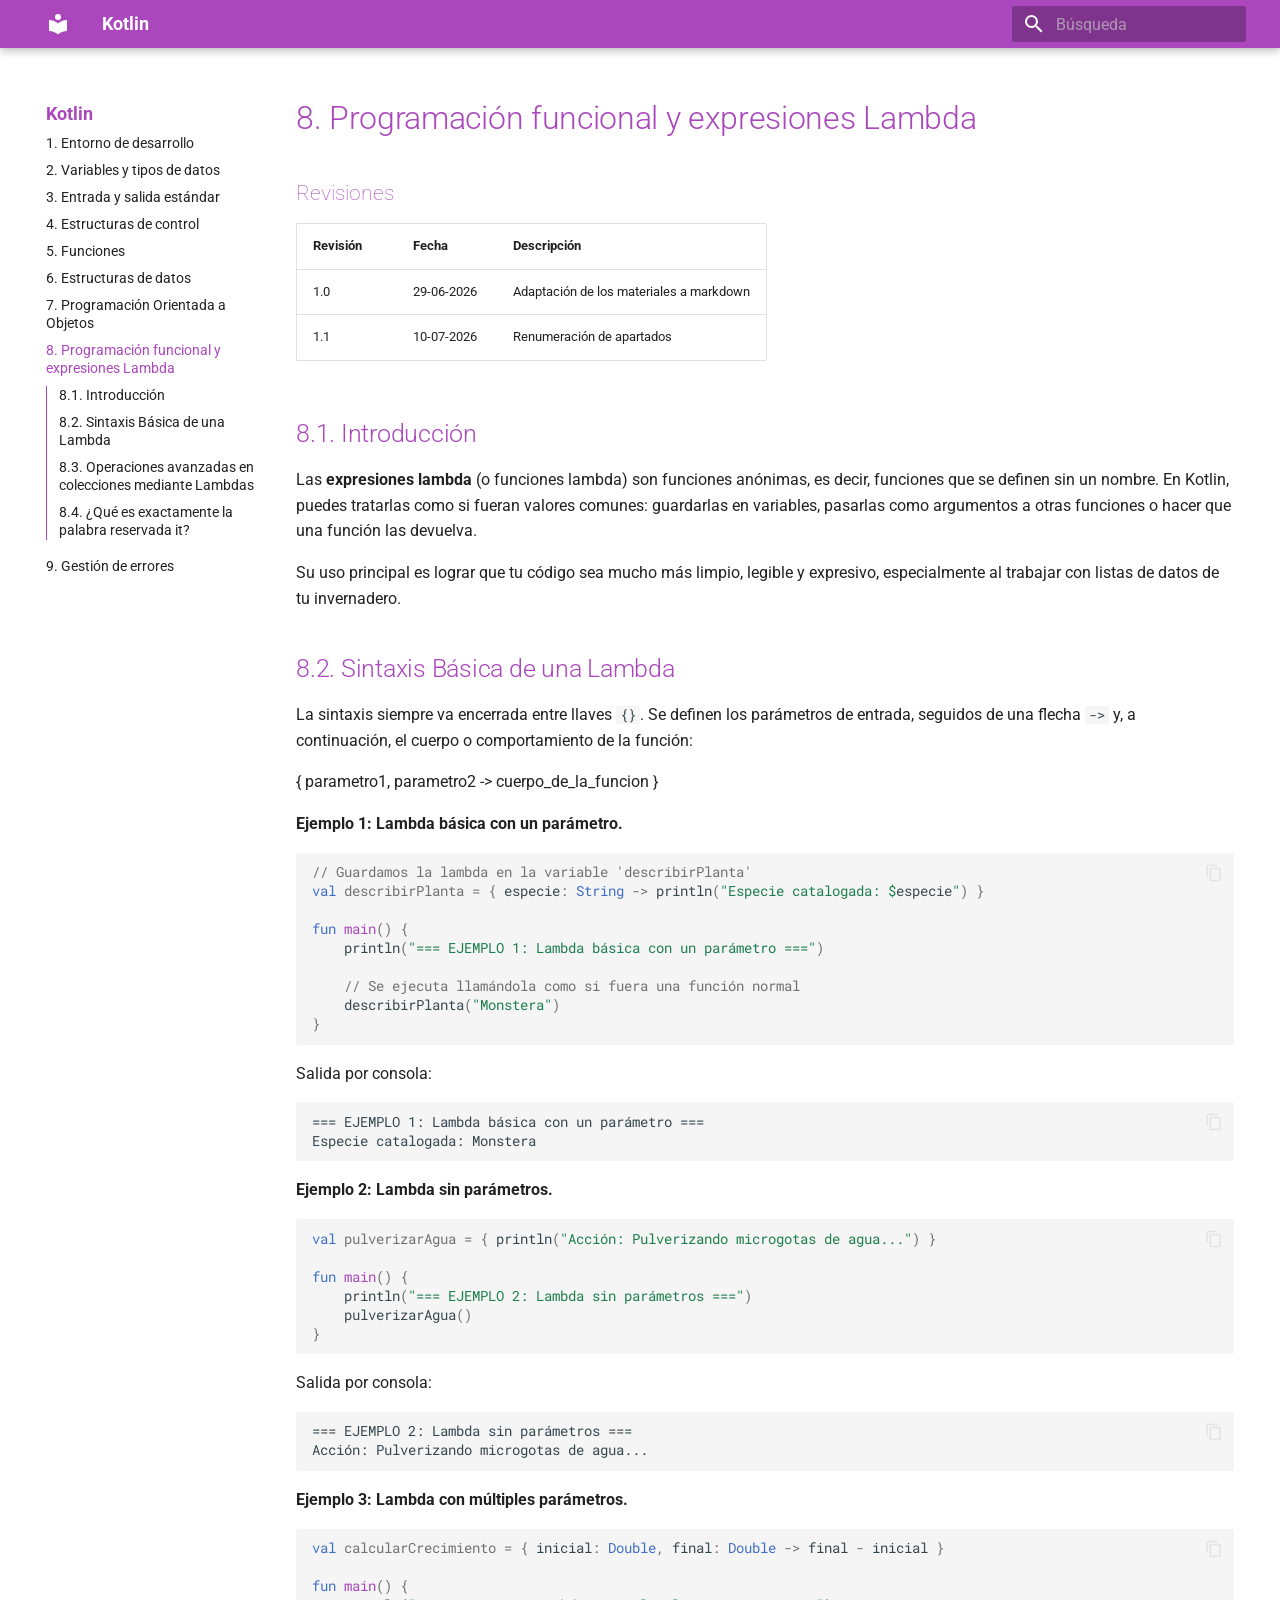
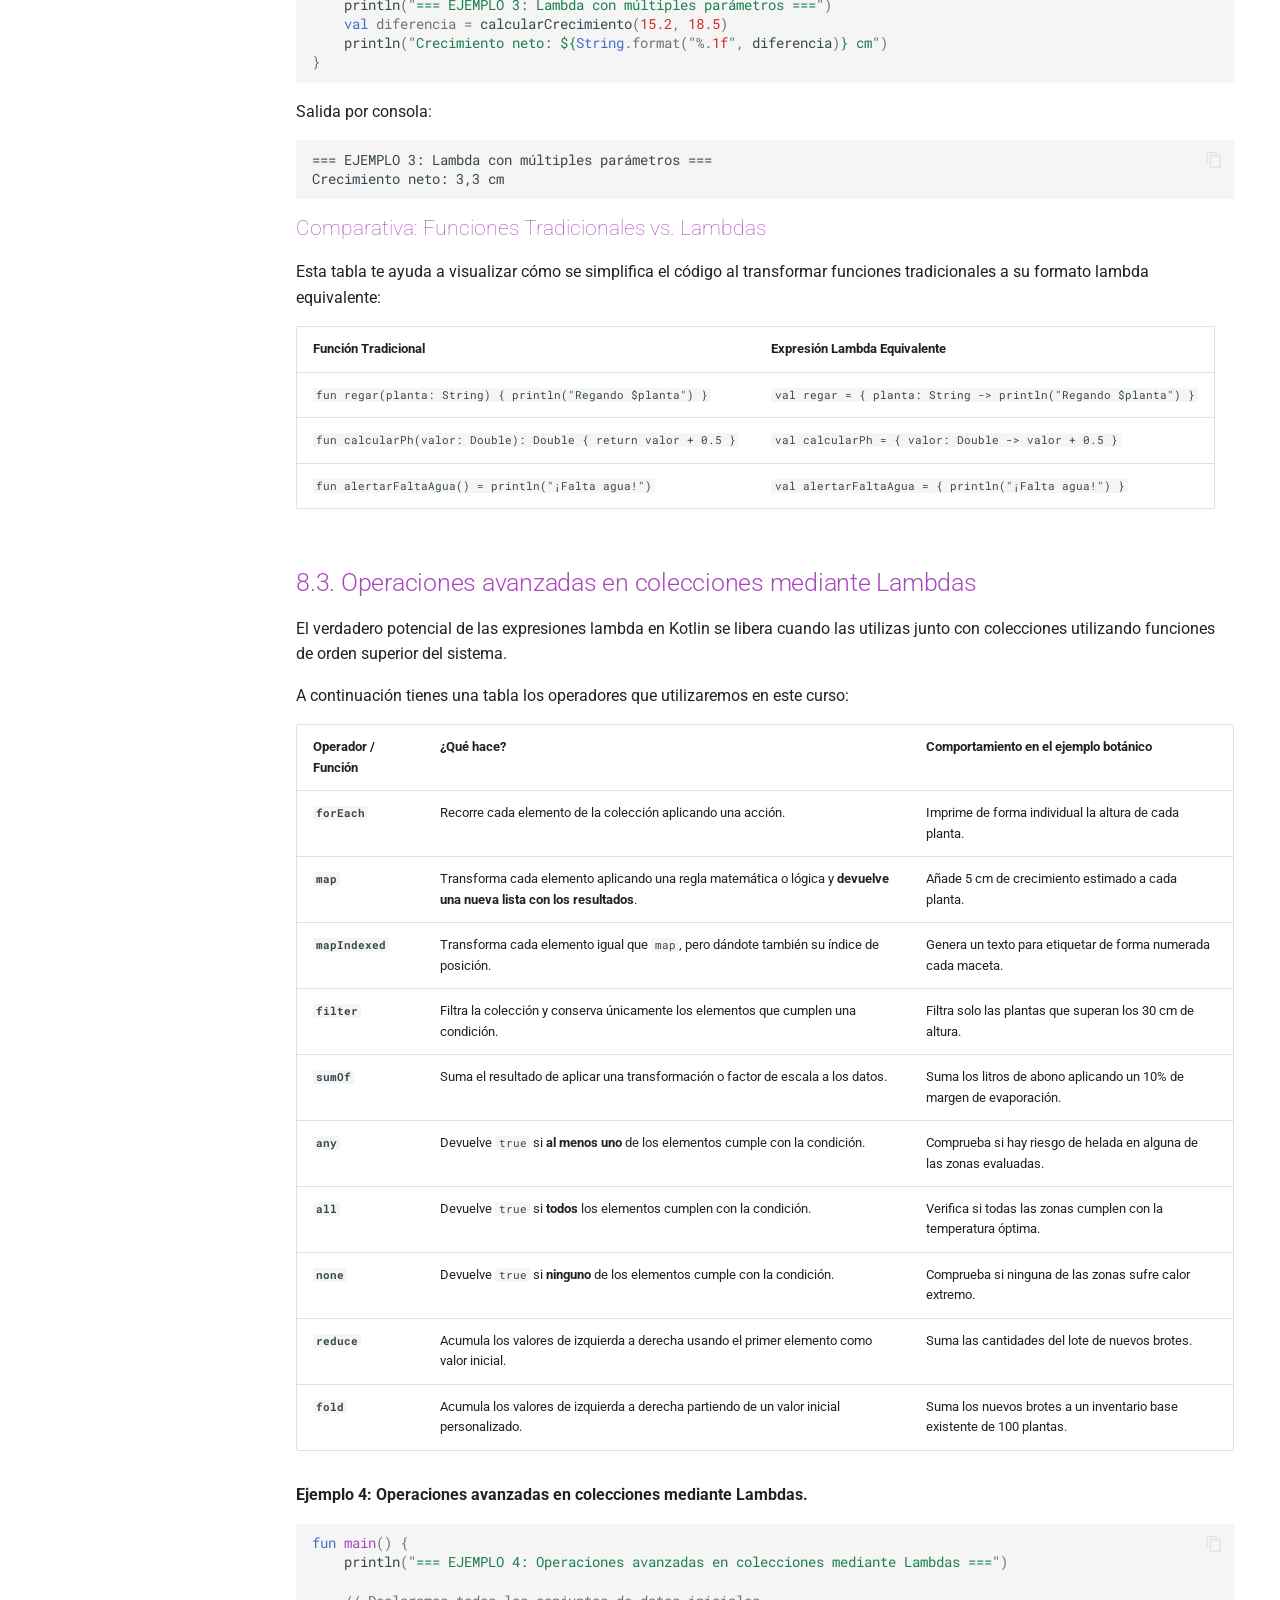
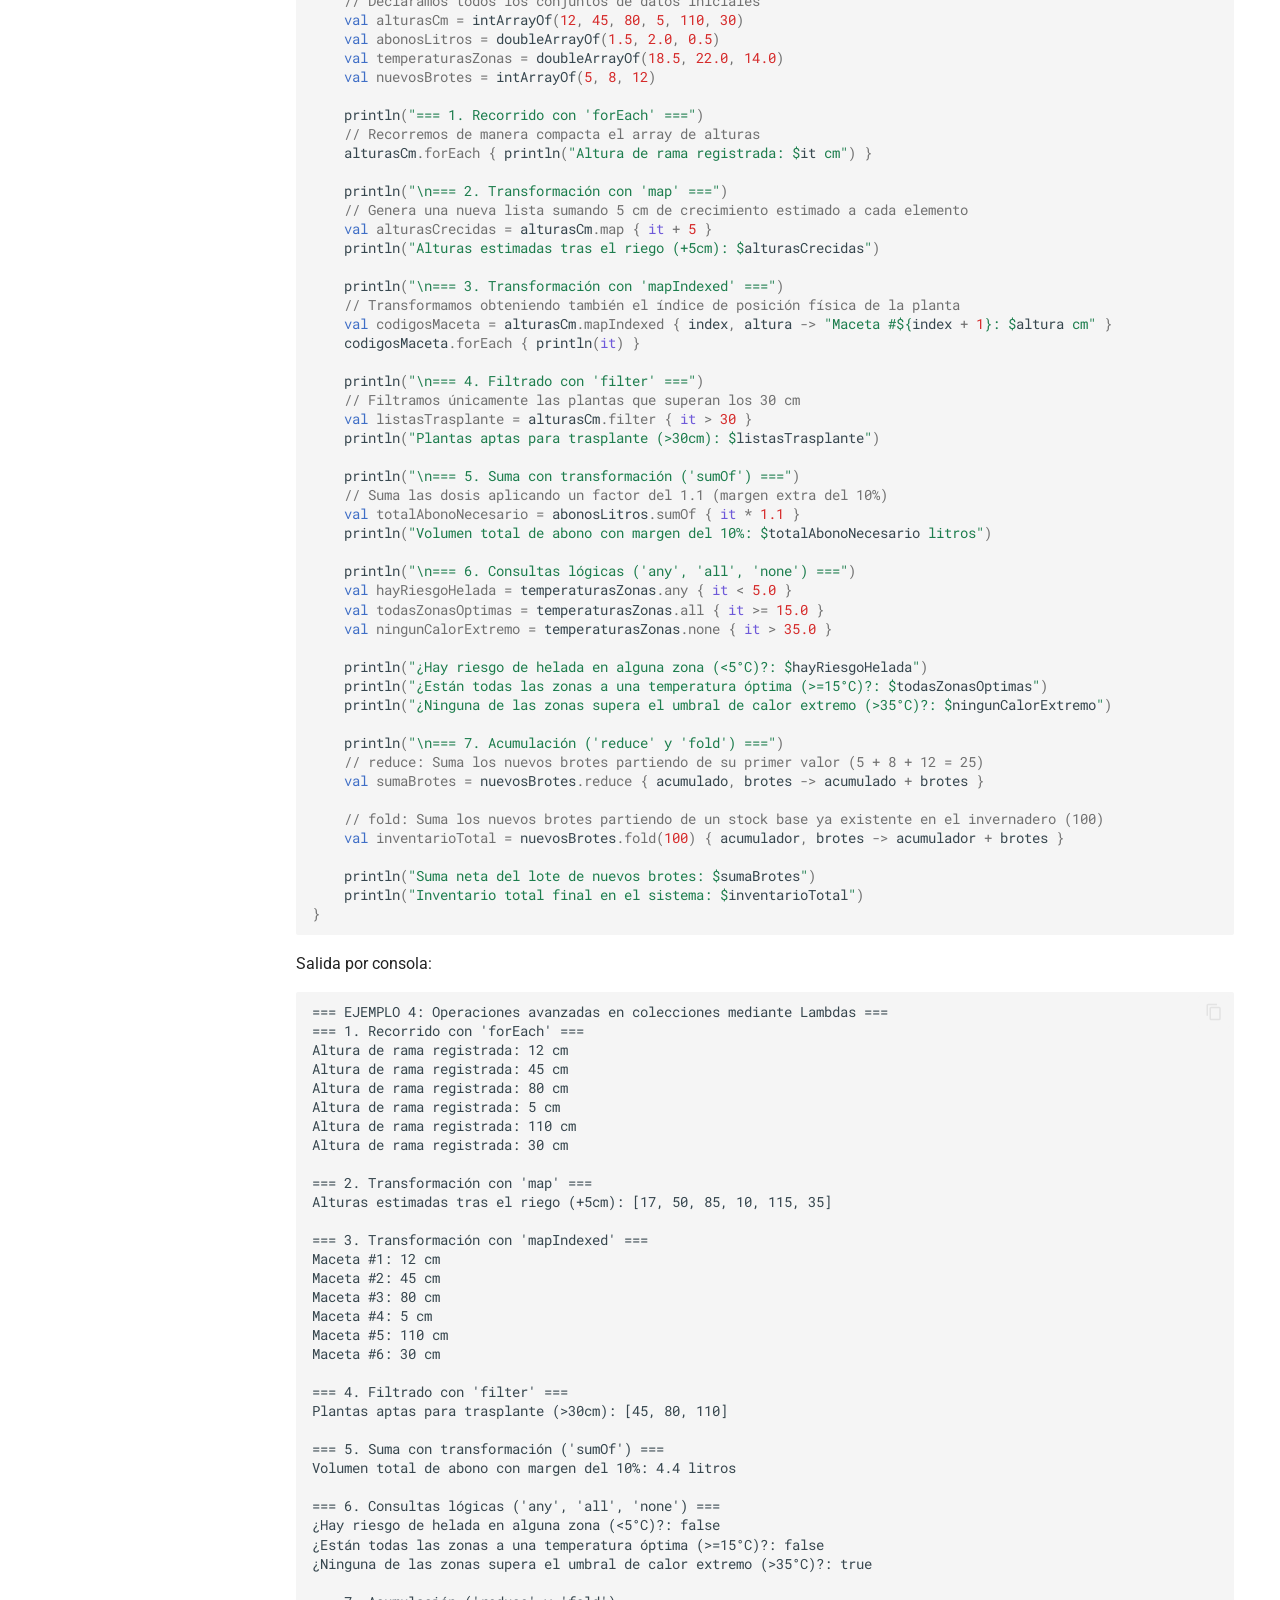
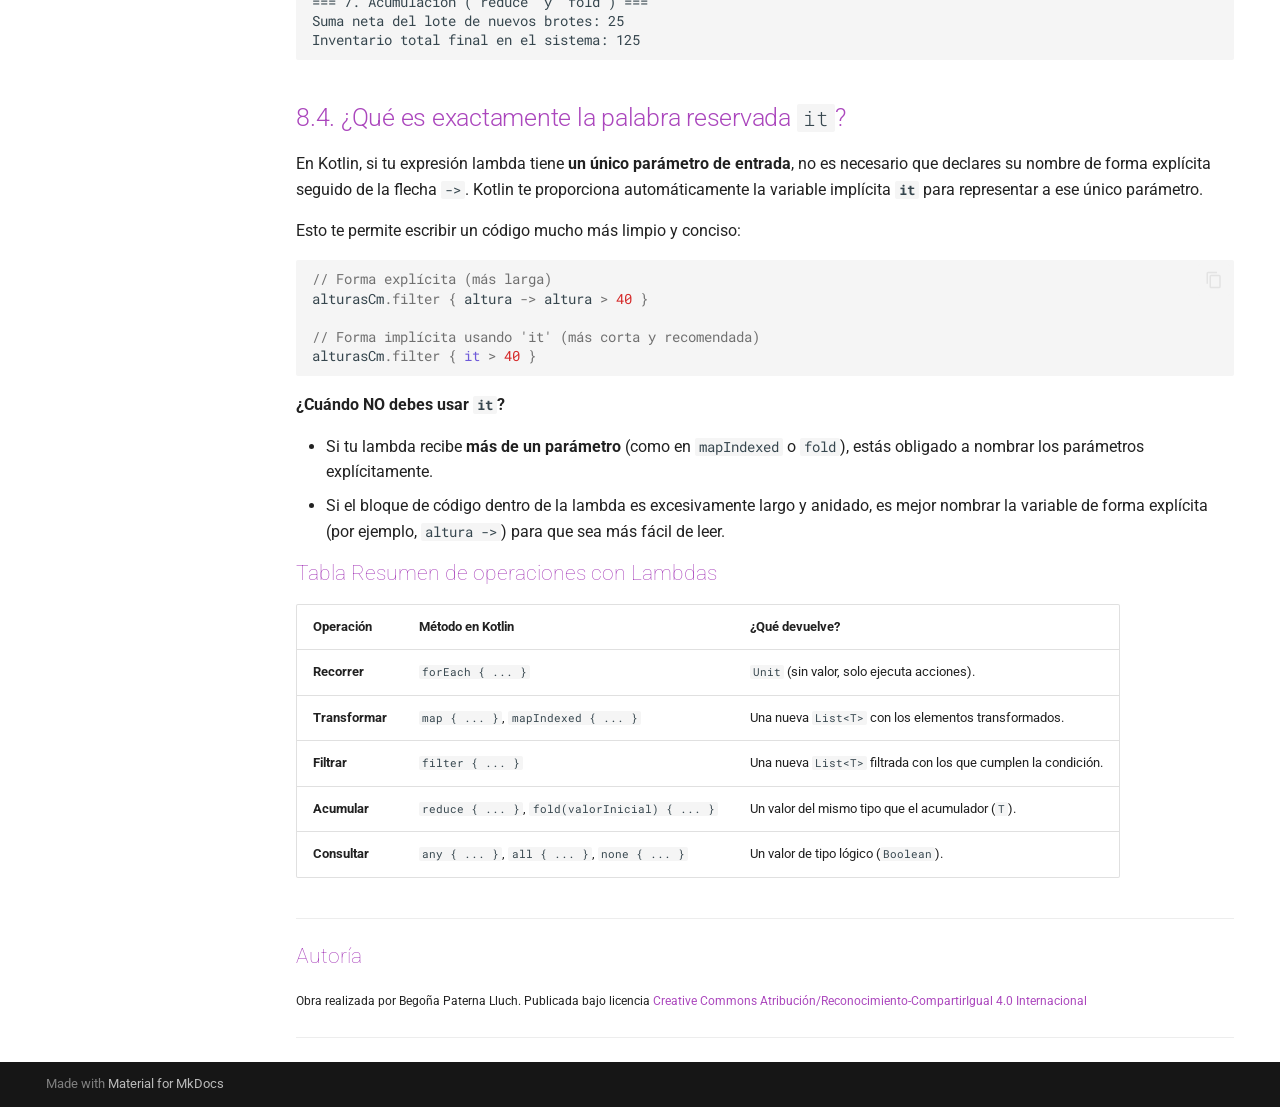
<file: kotlin08.html>
<!doctype html>
<html lang="es" class="no-js">
  <head>
    
      <meta charset="utf-8">
      <meta name="viewport" content="width=device-width,initial-scale=1">
      
      
        <meta name="author" content="Begoña Paterna">
      
      
        <link rel="canonical" href="https://bpaterna.github.io/kotlin/kotlin08.html">
      
      
        <link rel="prev" href="kotlin07.html">
      
      
        <link rel="next" href="kotlin09.html">
      
      
        
      
      
      <link rel="icon" href="assets/images/favicon.png">
      <meta name="generator" content="mkdocs-1.6.1, mkdocs-material-9.7.6">
    
    
      
        <title>8. Programación funcional y expresiones Lambda - Kotlin</title>
      
    
    
      <link rel="stylesheet" href="assets/stylesheets/main.484c7ddc.min.css">
      
        
        <link rel="stylesheet" href="assets/stylesheets/palette.ab4e12ef.min.css">
      
      


    
    
      
    
    
      
        
        
        <link rel="preconnect" href="https://fonts.gstatic.com" crossorigin>
        <link rel="stylesheet" href="https://fonts.googleapis.com/css?family=Roboto:300,300i,400,400i,700,700i%7CRoboto+Mono:400,400i,700,700i&display=fallback">
        <style>:root{--md-text-font:"Roboto";--md-code-font:"Roboto Mono"}</style>
      
    
    
      <link rel="stylesheet" href="stylesheets/extra.css">
    
    <script>__md_scope=new URL(".",location),__md_hash=e=>[...e].reduce(((e,_)=>(e<<5)-e+_.charCodeAt(0)),0),__md_get=(e,_=localStorage,t=__md_scope)=>JSON.parse(_.getItem(t.pathname+"."+e)),__md_set=(e,_,t=localStorage,a=__md_scope)=>{try{t.setItem(a.pathname+"."+e,JSON.stringify(_))}catch(e){}}</script>
    
      

    
    
  </head>
  
  
    
    
    
    
    
    <body dir="ltr" data-md-color-scheme="default" data-md-color-primary="purple" data-md-color-accent="indigo">
  
    
    <input class="md-toggle" data-md-toggle="drawer" type="checkbox" id="__drawer" autocomplete="off">
    <input class="md-toggle" data-md-toggle="search" type="checkbox" id="__search" autocomplete="off">
    <label class="md-overlay" for="__drawer"></label>
    <div data-md-component="skip">
      
        
        <a href="#8-programacion-funcional-y-expresiones-lambda" class="md-skip">
          Saltar a contenido
        </a>
      
    </div>
    <div data-md-component="announce">
      
    </div>
    
    
      

  

<header class="md-header md-header--shadow" data-md-component="header">
  <nav class="md-header__inner md-grid" aria-label="Cabecera">
    <a href="." title="Kotlin" class="md-header__button md-logo" aria-label="Kotlin" data-md-component="logo">
      
  
  <svg xmlns="http://www.w3.org/2000/svg" viewBox="0 0 24 24"><path d="M12 8a3 3 0 0 0 3-3 3 3 0 0 0-3-3 3 3 0 0 0-3 3 3 3 0 0 0 3 3m0 3.54C9.64 9.35 6.5 8 3 8v11c3.5 0 6.64 1.35 9 3.54 2.36-2.19 5.5-3.54 9-3.54V8c-3.5 0-6.64 1.35-9 3.54"/></svg>

    </a>
    <label class="md-header__button md-icon" for="__drawer">
      
      <svg xmlns="http://www.w3.org/2000/svg" viewBox="0 0 24 24"><path d="M3 6h18v2H3zm0 5h18v2H3zm0 5h18v2H3z"/></svg>
    </label>
    <div class="md-header__title" data-md-component="header-title">
      <div class="md-header__ellipsis">
        <div class="md-header__topic">
          <span class="md-ellipsis">
            Kotlin
          </span>
        </div>
        <div class="md-header__topic" data-md-component="header-topic">
          <span class="md-ellipsis">
            
              8. Programación funcional y expresiones Lambda
            
          </span>
        </div>
      </div>
    </div>
    
      
    
    
    
    
      
      
        <label class="md-header__button md-icon" for="__search">
          
          <svg xmlns="http://www.w3.org/2000/svg" viewBox="0 0 24 24"><path d="M9.5 3A6.5 6.5 0 0 1 16 9.5c0 1.61-.59 3.09-1.56 4.23l.27.27h.79l5 5-1.5 1.5-5-5v-.79l-.27-.27A6.52 6.52 0 0 1 9.5 16 6.5 6.5 0 0 1 3 9.5 6.5 6.5 0 0 1 9.5 3m0 2C7 5 5 7 5 9.5S7 14 9.5 14 14 12 14 9.5 12 5 9.5 5"/></svg>
        </label>
        <div class="md-search" data-md-component="search" role="dialog">
  <label class="md-search__overlay" for="__search"></label>
  <div class="md-search__inner" role="search">
    <form class="md-search__form" name="search">
      <input type="text" class="md-search__input" name="query" aria-label="Búsqueda" placeholder="Búsqueda" autocapitalize="off" autocorrect="off" autocomplete="off" spellcheck="false" data-md-component="search-query" required>
      <label class="md-search__icon md-icon" for="__search">
        
        <svg xmlns="http://www.w3.org/2000/svg" viewBox="0 0 24 24"><path d="M9.5 3A6.5 6.5 0 0 1 16 9.5c0 1.61-.59 3.09-1.56 4.23l.27.27h.79l5 5-1.5 1.5-5-5v-.79l-.27-.27A6.52 6.52 0 0 1 9.5 16 6.5 6.5 0 0 1 3 9.5 6.5 6.5 0 0 1 9.5 3m0 2C7 5 5 7 5 9.5S7 14 9.5 14 14 12 14 9.5 12 5 9.5 5"/></svg>
        
        <svg xmlns="http://www.w3.org/2000/svg" viewBox="0 0 24 24"><path d="M20 11v2H8l5.5 5.5-1.42 1.42L4.16 12l7.92-7.92L13.5 5.5 8 11z"/></svg>
      </label>
      <nav class="md-search__options" aria-label="Buscar">
        
        <button type="reset" class="md-search__icon md-icon" title="Limpiar" aria-label="Limpiar" tabindex="-1">
          
          <svg xmlns="http://www.w3.org/2000/svg" viewBox="0 0 24 24"><path d="M19 6.41 17.59 5 12 10.59 6.41 5 5 6.41 10.59 12 5 17.59 6.41 19 12 13.41 17.59 19 19 17.59 13.41 12z"/></svg>
        </button>
      </nav>
      
        <div class="md-search__suggest" data-md-component="search-suggest"></div>
      
    </form>
    <div class="md-search__output">
      <div class="md-search__scrollwrap" tabindex="0" data-md-scrollfix>
        <div class="md-search-result" data-md-component="search-result">
          <div class="md-search-result__meta">
            Inicializando búsqueda
          </div>
          <ol class="md-search-result__list" role="presentation"></ol>
        </div>
      </div>
    </div>
  </div>
</div>
      
    
    
  </nav>
  
</header>
    
    <div class="md-container" data-md-component="container">
      
      
        
          
        
      
      <main class="md-main" data-md-component="main">
        <div class="md-main__inner md-grid">
          
            
              
              <div class="md-sidebar md-sidebar--primary" data-md-component="sidebar" data-md-type="navigation" >
                <div class="md-sidebar__scrollwrap">
                  <div class="md-sidebar__inner">
                    



  

<nav class="md-nav md-nav--primary md-nav--integrated" aria-label="Navegación" data-md-level="0">
  <label class="md-nav__title" for="__drawer">
    <a href="." title="Kotlin" class="md-nav__button md-logo" aria-label="Kotlin" data-md-component="logo">
      
  
  <svg xmlns="http://www.w3.org/2000/svg" viewBox="0 0 24 24"><path d="M12 8a3 3 0 0 0 3-3 3 3 0 0 0-3-3 3 3 0 0 0-3 3 3 3 0 0 0 3 3m0 3.54C9.64 9.35 6.5 8 3 8v11c3.5 0 6.64 1.35 9 3.54 2.36-2.19 5.5-3.54 9-3.54V8c-3.5 0-6.64 1.35-9 3.54"/></svg>

    </a>
    Kotlin
  </label>
  
  <ul class="md-nav__list" data-md-scrollfix>
    
      
      
  
  
  
  
    <li class="md-nav__item">
      <a href="kotlin01.html" class="md-nav__link">
        
  
  
  <span class="md-ellipsis">
    
  
    1. Entorno de desarrollo
  

    
  </span>
  
  

      </a>
    </li>
  

    
      
      
  
  
  
  
    <li class="md-nav__item">
      <a href="kotlin02.html" class="md-nav__link">
        
  
  
  <span class="md-ellipsis">
    
  
    2. Variables y tipos de datos
  

    
  </span>
  
  

      </a>
    </li>
  

    
      
      
  
  
  
  
    <li class="md-nav__item">
      <a href="kotlin03.html" class="md-nav__link">
        
  
  
  <span class="md-ellipsis">
    
  
    3. Entrada y salida estándar
  

    
  </span>
  
  

      </a>
    </li>
  

    
      
      
  
  
  
  
    <li class="md-nav__item">
      <a href="kotlin04.html" class="md-nav__link">
        
  
  
  <span class="md-ellipsis">
    
  
    4. Estructuras de control
  

    
  </span>
  
  

      </a>
    </li>
  

    
      
      
  
  
  
  
    <li class="md-nav__item">
      <a href="kotlin05.html" class="md-nav__link">
        
  
  
  <span class="md-ellipsis">
    
  
    5. Funciones
  

    
  </span>
  
  

      </a>
    </li>
  

    
      
      
  
  
  
  
    <li class="md-nav__item">
      <a href="kotlin06.html" class="md-nav__link">
        
  
  
  <span class="md-ellipsis">
    
  
    6. Estructuras de datos
  

    
  </span>
  
  

      </a>
    </li>
  

    
      
      
  
  
  
  
    <li class="md-nav__item">
      <a href="kotlin07.html" class="md-nav__link">
        
  
  
  <span class="md-ellipsis">
    
  
    7. Programación Orientada a Objetos
  

    
  </span>
  
  

      </a>
    </li>
  

    
      
      
  
  
    
  
  
  
    <li class="md-nav__item md-nav__item--active">
      
      <input class="md-nav__toggle md-toggle" type="checkbox" id="__toc">
      
      
        
      
      
        <label class="md-nav__link md-nav__link--active" for="__toc">
          
  
  
  <span class="md-ellipsis">
    
  
    8. Programación funcional y expresiones Lambda
  

    
  </span>
  
  

          <span class="md-nav__icon md-icon"></span>
        </label>
      
      <a href="kotlin08.html" class="md-nav__link md-nav__link--active">
        
  
  
  <span class="md-ellipsis">
    
  
    8. Programación funcional y expresiones Lambda
  

    
  </span>
  
  

      </a>
      
        

<nav class="md-nav md-nav--secondary" aria-label="Tabla de contenidos">
  
  
  
    
  
  
    <label class="md-nav__title" for="__toc">
      <span class="md-nav__icon md-icon"></span>
      Tabla de contenidos
    </label>
    <ul class="md-nav__list" data-md-component="toc" data-md-scrollfix>
      
        <li class="md-nav__item">
  <a href="#81-introduccion" class="md-nav__link">
    <span class="md-ellipsis">
      
        8.1. Introducción
      
    </span>
  </a>
  
</li>
      
        <li class="md-nav__item">
  <a href="#82-sintaxis-basica-de-una-lambda" class="md-nav__link">
    <span class="md-ellipsis">
      
        8.2. Sintaxis Básica de una Lambda
      
    </span>
  </a>
  
</li>
      
        <li class="md-nav__item">
  <a href="#83-operaciones-avanzadas-en-colecciones-mediante-lambdas" class="md-nav__link">
    <span class="md-ellipsis">
      
        8.3. Operaciones avanzadas en colecciones mediante Lambdas
      
    </span>
  </a>
  
</li>
      
        <li class="md-nav__item">
  <a href="#84-que-es-exactamente-la-palabra-reservada-it" class="md-nav__link">
    <span class="md-ellipsis">
      
        8.4. ¿Qué es exactamente la palabra reservada it?
      
    </span>
  </a>
  
</li>
      
    </ul>
  
</nav>
      
    </li>
  

    
      
      
  
  
  
  
    <li class="md-nav__item">
      <a href="kotlin09.html" class="md-nav__link">
        
  
  
  <span class="md-ellipsis">
    
  
    9. Gestión de errores
  

    
  </span>
  
  

      </a>
    </li>
  

    
  </ul>
</nav>
                  </div>
                </div>
              </div>
            
            
          
          
            <div class="md-content" data-md-component="content">
              
              <article class="md-content__inner md-typeset">
                
                  



<h1 id="8-programacion-funcional-y-expresiones-lambda">8. Programación funcional y expresiones Lambda<a class="headerlink" href="#8-programacion-funcional-y-expresiones-lambda" title="Permanent link">&para;</a></h1>
<p><span class="mi_h3">Revisiones</span></p>
<table>
<thead>
<tr>
<th>Revisión</th>
<th>Fecha</th>
<th>Descripción</th>
</tr>
</thead>
<tbody>
<tr>
<td>1.0</td>
<td>29-06-2026</td>
<td>Adaptación de los materiales a markdown</td>
</tr>
<tr>
<td>1.1</td>
<td>10-07-2026</td>
<td>Renumeración de apartados</td>
</tr>
</tbody>
</table>
<h2 id="81-introduccion">8.1. Introducción<a class="headerlink" href="#81-introduccion" title="Permanent link">&para;</a></h2>
<p>Las <strong>expresiones lambda</strong> (o funciones lambda) son funciones anónimas, es decir, funciones que se definen sin un nombre. En Kotlin, puedes tratarlas como si fueran valores comunes: guardarlas en variables, pasarlas como argumentos a otras funciones o hacer que una función las devuelva.</p>
<p>Su uso principal es lograr que tu código sea mucho más limpio, legible y expresivo, especialmente al trabajar con listas de datos de tu invernadero.</p>
<h2 id="82-sintaxis-basica-de-una-lambda">8.2. Sintaxis Básica de una Lambda<a class="headerlink" href="#82-sintaxis-basica-de-una-lambda" title="Permanent link">&para;</a></h2>
<p>La sintaxis siempre va encerrada entre llaves <code>{}</code>. Se definen los parámetros de entrada, seguidos de una flecha <code>-&gt;</code> y, a continuación, el cuerpo o comportamiento de la función:</p>
<p>{ parametro1, parametro2 -&gt; cuerpo_de_la_funcion }</p>
<p><strong>Ejemplo 1: Lambda básica con un parámetro.</strong></p>
<div class="highlight"><pre><span></span><code><span class="c1">// Guardamos la lambda en la variable &#39;describirPlanta&#39;</span>
<span class="kd">val</span><span class="w"> </span><span class="nv">describirPlanta</span><span class="w"> </span><span class="o">=</span><span class="w"> </span><span class="p">{</span><span class="w"> </span><span class="n">especie</span><span class="p">:</span><span class="w"> </span><span class="kt">String</span><span class="w"> </span><span class="o">-&gt;</span><span class="w"> </span><span class="n">println</span><span class="p">(</span><span class="s">&quot;Especie catalogada: </span><span class="si">$</span><span class="n">especie</span><span class="s">&quot;</span><span class="p">)</span><span class="w"> </span><span class="p">}</span>

<span class="kd">fun</span><span class="w"> </span><span class="nf">main</span><span class="p">()</span><span class="w"> </span><span class="p">{</span>
<span class="w">    </span><span class="n">println</span><span class="p">(</span><span class="s">&quot;=== EJEMPLO 1: Lambda básica con un parámetro ===&quot;</span><span class="p">)</span>

<span class="w">    </span><span class="c1">// Se ejecuta llamándola como si fuera una función normal</span>
<span class="w">    </span><span class="n">describirPlanta</span><span class="p">(</span><span class="s">&quot;Monstera&quot;</span><span class="p">)</span>
<span class="p">}</span>
</code></pre></div>
<p>Salida por consola:</p>
<div class="highlight"><pre><span></span><code>=== EJEMPLO 1: Lambda básica con un parámetro ===
Especie catalogada: Monstera
</code></pre></div>
<p><strong>Ejemplo 2: Lambda sin parámetros.</strong></p>
<div class="highlight"><pre><span></span><code><span class="kd">val</span><span class="w"> </span><span class="nv">pulverizarAgua</span><span class="w"> </span><span class="o">=</span><span class="w"> </span><span class="p">{</span><span class="w"> </span><span class="n">println</span><span class="p">(</span><span class="s">&quot;Acción: Pulverizando microgotas de agua...&quot;</span><span class="p">)</span><span class="w"> </span><span class="p">}</span>

<span class="kd">fun</span><span class="w"> </span><span class="nf">main</span><span class="p">()</span><span class="w"> </span><span class="p">{</span>
<span class="w">    </span><span class="n">println</span><span class="p">(</span><span class="s">&quot;=== EJEMPLO 2: Lambda sin parámetros ===&quot;</span><span class="p">)</span>
<span class="w">    </span><span class="n">pulverizarAgua</span><span class="p">()</span>
<span class="p">}</span>
</code></pre></div>
<p>Salida por consola:</p>
<div class="highlight"><pre><span></span><code>=== EJEMPLO 2: Lambda sin parámetros ===
Acción: Pulverizando microgotas de agua...
</code></pre></div>
<p><strong>Ejemplo 3: Lambda con múltiples parámetros.</strong></p>
<div class="highlight"><pre><span></span><code><span class="kd">val</span><span class="w"> </span><span class="nv">calcularCrecimiento</span><span class="w"> </span><span class="o">=</span><span class="w"> </span><span class="p">{</span><span class="w"> </span><span class="n">inicial</span><span class="p">:</span><span class="w"> </span><span class="kt">Double</span><span class="p">,</span><span class="w"> </span><span class="n">final</span><span class="p">:</span><span class="w"> </span><span class="kt">Double</span><span class="w"> </span><span class="o">-&gt;</span><span class="w"> </span><span class="n">final</span><span class="w"> </span><span class="o">-</span><span class="w"> </span><span class="n">inicial</span><span class="w"> </span><span class="p">}</span>

<span class="kd">fun</span><span class="w"> </span><span class="nf">main</span><span class="p">()</span><span class="w"> </span><span class="p">{</span>
<span class="w">    </span><span class="n">println</span><span class="p">(</span><span class="s">&quot;=== EJEMPLO 3: Lambda con múltiples parámetros ===&quot;</span><span class="p">)</span>
<span class="w">    </span><span class="kd">val</span><span class="w"> </span><span class="nv">diferencia</span><span class="w"> </span><span class="o">=</span><span class="w"> </span><span class="n">calcularCrecimiento</span><span class="p">(</span><span class="m">15.2</span><span class="p">,</span><span class="w"> </span><span class="m">18.5</span><span class="p">)</span>
<span class="w">    </span><span class="n">println</span><span class="p">(</span><span class="s">&quot;Crecimiento neto: </span><span class="si">${</span><span class="kt">String</span><span class="p">.</span><span class="na">format</span><span class="p">(</span><span class="s">&quot;</span><span class="o">%</span><span class="p">.</span><span class="m">1f</span><span class="s">&quot;</span><span class="p">,</span><span class="w"> </span><span class="n">diferencia</span><span class="p">)</span><span class="si">}</span><span class="s"> cm&quot;</span><span class="p">)</span>
<span class="p">}</span>
</code></pre></div>
<p>Salida por consola:</p>
<div class="highlight"><pre><span></span><code>=== EJEMPLO 3: Lambda con múltiples parámetros ===
Crecimiento neto: 3,3 cm
</code></pre></div>
<p><span class="mi_h3">Comparativa: Funciones Tradicionales vs. Lambdas</span></p>
<p>Esta tabla te ayuda a visualizar cómo se simplifica el código al transformar funciones tradicionales a su formato lambda equivalente:</p>
<table>
<thead>
<tr>
<th style="text-align: left;">Función Tradicional</th>
<th style="text-align: left;">Expresión Lambda Equivalente</th>
</tr>
</thead>
<tbody>
<tr>
<td style="text-align: left;"><code>fun regar(planta: String) { println("Regando $planta") }</code></td>
<td style="text-align: left;"><code>val regar = { planta: String -&gt; println("Regando $planta") }</code></td>
</tr>
<tr>
<td style="text-align: left;"><code>fun calcularPh(valor: Double): Double { return valor + 0.5 }</code></td>
<td style="text-align: left;"><code>val calcularPh = { valor: Double -&gt; valor + 0.5 }</code></td>
</tr>
<tr>
<td style="text-align: left;"><code>fun alertarFaltaAgua() = println("¡Falta agua!")</code></td>
<td style="text-align: left;"><code>val alertarFaltaAgua = { println("¡Falta agua!") }</code></td>
</tr>
</tbody>
</table>
<h2 id="83-operaciones-avanzadas-en-colecciones-mediante-lambdas">8.3. Operaciones avanzadas en colecciones mediante Lambdas<a class="headerlink" href="#83-operaciones-avanzadas-en-colecciones-mediante-lambdas" title="Permanent link">&para;</a></h2>
<p>El verdadero potencial de las expresiones lambda en Kotlin se libera cuando las utilizas junto con colecciones utilizando funciones de orden superior del sistema.</p>
<p>A continuación tienes una tabla los operadores que utilizaremos en este curso:</p>
<table>
<thead>
<tr>
<th style="text-align: left;">Operador / Función</th>
<th style="text-align: left;">¿Qué hace?</th>
<th style="text-align: left;">Comportamiento en el ejemplo botánico</th>
</tr>
</thead>
<tbody>
<tr>
<td style="text-align: left;"><strong><code>forEach</code></strong></td>
<td style="text-align: left;">Recorre cada elemento de la colección aplicando una acción.</td>
<td style="text-align: left;">Imprime de forma individual la altura de cada planta.</td>
</tr>
<tr>
<td style="text-align: left;"><strong><code>map</code></strong></td>
<td style="text-align: left;">Transforma cada elemento aplicando una regla matemática o lógica y <strong>devuelve una nueva lista con los resultados</strong>.</td>
<td style="text-align: left;">Añade 5 cm de crecimiento estimado a cada planta.</td>
</tr>
<tr>
<td style="text-align: left;"><strong><code>mapIndexed</code></strong></td>
<td style="text-align: left;">Transforma cada elemento igual que <code>map</code>, pero dándote también su índice de posición.</td>
<td style="text-align: left;">Genera un texto para etiquetar de forma numerada cada maceta.</td>
</tr>
<tr>
<td style="text-align: left;"><strong><code>filter</code></strong></td>
<td style="text-align: left;">Filtra la colección y conserva únicamente los elementos que cumplen una condición.</td>
<td style="text-align: left;">Filtra solo las plantas que superan los 30 cm de altura.</td>
</tr>
<tr>
<td style="text-align: left;"><strong><code>sumOf</code></strong></td>
<td style="text-align: left;">Suma el resultado de aplicar una transformación o factor de escala a los datos.</td>
<td style="text-align: left;">Suma los litros de abono aplicando un 10% de margen de evaporación.</td>
</tr>
<tr>
<td style="text-align: left;"><strong><code>any</code></strong></td>
<td style="text-align: left;">Devuelve <code>true</code> si <strong>al menos uno</strong> de los elementos cumple con la condición.</td>
<td style="text-align: left;">Comprueba si hay riesgo de helada en alguna de las zonas evaluadas.</td>
</tr>
<tr>
<td style="text-align: left;"><strong><code>all</code></strong></td>
<td style="text-align: left;">Devuelve <code>true</code> si <strong>todos</strong> los elementos cumplen con la condición.</td>
<td style="text-align: left;">Verifica si todas las zonas cumplen con la temperatura óptima.</td>
</tr>
<tr>
<td style="text-align: left;"><strong><code>none</code></strong></td>
<td style="text-align: left;">Devuelve <code>true</code> si <strong>ninguno</strong> de los elementos cumple con la condición.</td>
<td style="text-align: left;">Comprueba si ninguna de las zonas sufre calor extremo.</td>
</tr>
<tr>
<td style="text-align: left;"><strong><code>reduce</code></strong></td>
<td style="text-align: left;">Acumula los valores de izquierda a derecha usando el primer elemento como valor inicial.</td>
<td style="text-align: left;">Suma las cantidades del lote de nuevos brotes.</td>
</tr>
<tr>
<td style="text-align: left;"><strong><code>fold</code></strong></td>
<td style="text-align: left;">Acumula los valores de izquierda a derecha partiendo de un valor inicial personalizado.</td>
<td style="text-align: left;">Suma los nuevos brotes a un inventario base existente de 100 plantas.</td>
</tr>
</tbody>
</table>
<p><strong>Ejemplo 4: Operaciones avanzadas en colecciones mediante Lambdas.</strong></p>
<div class="highlight"><pre><span></span><code><span class="kd">fun</span><span class="w"> </span><span class="nf">main</span><span class="p">()</span><span class="w"> </span><span class="p">{</span>
<span class="w">    </span><span class="n">println</span><span class="p">(</span><span class="s">&quot;=== EJEMPLO 4: Operaciones avanzadas en colecciones mediante Lambdas ===&quot;</span><span class="p">)</span>

<span class="w">    </span><span class="c1">// Declaramos todos los conjuntos de datos iniciales</span>
<span class="w">    </span><span class="kd">val</span><span class="w"> </span><span class="nv">alturasCm</span><span class="w"> </span><span class="o">=</span><span class="w"> </span><span class="n">intArrayOf</span><span class="p">(</span><span class="m">12</span><span class="p">,</span><span class="w"> </span><span class="m">45</span><span class="p">,</span><span class="w"> </span><span class="m">80</span><span class="p">,</span><span class="w"> </span><span class="m">5</span><span class="p">,</span><span class="w"> </span><span class="m">110</span><span class="p">,</span><span class="w"> </span><span class="m">30</span><span class="p">)</span>
<span class="w">    </span><span class="kd">val</span><span class="w"> </span><span class="nv">abonosLitros</span><span class="w"> </span><span class="o">=</span><span class="w"> </span><span class="n">doubleArrayOf</span><span class="p">(</span><span class="m">1.5</span><span class="p">,</span><span class="w"> </span><span class="m">2.0</span><span class="p">,</span><span class="w"> </span><span class="m">0.5</span><span class="p">)</span>
<span class="w">    </span><span class="kd">val</span><span class="w"> </span><span class="nv">temperaturasZonas</span><span class="w"> </span><span class="o">=</span><span class="w"> </span><span class="n">doubleArrayOf</span><span class="p">(</span><span class="m">18.5</span><span class="p">,</span><span class="w"> </span><span class="m">22.0</span><span class="p">,</span><span class="w"> </span><span class="m">14.0</span><span class="p">)</span>
<span class="w">    </span><span class="kd">val</span><span class="w"> </span><span class="nv">nuevosBrotes</span><span class="w"> </span><span class="o">=</span><span class="w"> </span><span class="n">intArrayOf</span><span class="p">(</span><span class="m">5</span><span class="p">,</span><span class="w"> </span><span class="m">8</span><span class="p">,</span><span class="w"> </span><span class="m">12</span><span class="p">)</span>

<span class="w">    </span><span class="n">println</span><span class="p">(</span><span class="s">&quot;=== 1. Recorrido con &#39;forEach&#39; ===&quot;</span><span class="p">)</span>
<span class="w">    </span><span class="c1">// Recorremos de manera compacta el array de alturas</span>
<span class="w">    </span><span class="n">alturasCm</span><span class="p">.</span><span class="na">forEach</span><span class="w"> </span><span class="p">{</span><span class="w"> </span><span class="n">println</span><span class="p">(</span><span class="s">&quot;Altura de rama registrada: </span><span class="si">$</span><span class="n">it</span><span class="s"> cm&quot;</span><span class="p">)</span><span class="w"> </span><span class="p">}</span>

<span class="w">    </span><span class="n">println</span><span class="p">(</span><span class="s">&quot;\n=== 2. Transformación con &#39;map&#39; ===&quot;</span><span class="p">)</span>
<span class="w">    </span><span class="c1">// Genera una nueva lista sumando 5 cm de crecimiento estimado a cada elemento</span>
<span class="w">    </span><span class="kd">val</span><span class="w"> </span><span class="nv">alturasCrecidas</span><span class="w"> </span><span class="o">=</span><span class="w"> </span><span class="n">alturasCm</span><span class="p">.</span><span class="na">map</span><span class="w"> </span><span class="p">{</span><span class="w"> </span><span class="nb">it</span><span class="w"> </span><span class="o">+</span><span class="w"> </span><span class="m">5</span><span class="w"> </span><span class="p">}</span><span class="w"> </span>
<span class="w">    </span><span class="n">println</span><span class="p">(</span><span class="s">&quot;Alturas estimadas tras el riego (+5cm): </span><span class="si">$</span><span class="n">alturasCrecidas</span><span class="s">&quot;</span><span class="p">)</span>

<span class="w">    </span><span class="n">println</span><span class="p">(</span><span class="s">&quot;\n=== 3. Transformación con &#39;mapIndexed&#39; ===&quot;</span><span class="p">)</span>
<span class="w">    </span><span class="c1">// Transformamos obteniendo también el índice de posición física de la planta</span>
<span class="w">    </span><span class="kd">val</span><span class="w"> </span><span class="nv">codigosMaceta</span><span class="w"> </span><span class="o">=</span><span class="w"> </span><span class="n">alturasCm</span><span class="p">.</span><span class="na">mapIndexed</span><span class="w"> </span><span class="p">{</span><span class="w"> </span><span class="n">index</span><span class="p">,</span><span class="w"> </span><span class="n">altura</span><span class="w"> </span><span class="o">-&gt;</span><span class="w"> </span><span class="s">&quot;Maceta #</span><span class="si">${</span><span class="n">index</span><span class="w"> </span><span class="o">+</span><span class="w"> </span><span class="m">1</span><span class="si">}</span><span class="s">: </span><span class="si">$</span><span class="n">altura</span><span class="s"> cm&quot;</span><span class="w"> </span><span class="p">}</span>
<span class="w">    </span><span class="n">codigosMaceta</span><span class="p">.</span><span class="na">forEach</span><span class="w"> </span><span class="p">{</span><span class="w"> </span><span class="n">println</span><span class="p">(</span><span class="nb">it</span><span class="p">)</span><span class="w"> </span><span class="p">}</span>

<span class="w">    </span><span class="n">println</span><span class="p">(</span><span class="s">&quot;\n=== 4. Filtrado con &#39;filter&#39; ===&quot;</span><span class="p">)</span>
<span class="w">    </span><span class="c1">// Filtramos únicamente las plantas que superan los 30 cm</span>
<span class="w">    </span><span class="kd">val</span><span class="w"> </span><span class="nv">listasTrasplante</span><span class="w"> </span><span class="o">=</span><span class="w"> </span><span class="n">alturasCm</span><span class="p">.</span><span class="na">filter</span><span class="w"> </span><span class="p">{</span><span class="w"> </span><span class="nb">it</span><span class="w"> </span><span class="o">&gt;</span><span class="w"> </span><span class="m">30</span><span class="w"> </span><span class="p">}</span>
<span class="w">    </span><span class="n">println</span><span class="p">(</span><span class="s">&quot;Plantas aptas para trasplante (&gt;30cm): </span><span class="si">$</span><span class="n">listasTrasplante</span><span class="s">&quot;</span><span class="p">)</span>

<span class="w">    </span><span class="n">println</span><span class="p">(</span><span class="s">&quot;\n=== 5. Suma con transformación (&#39;sumOf&#39;) ===&quot;</span><span class="p">)</span>
<span class="w">    </span><span class="c1">// Suma las dosis aplicando un factor del 1.1 (margen extra del 10%)</span>
<span class="w">    </span><span class="kd">val</span><span class="w"> </span><span class="nv">totalAbonoNecesario</span><span class="w"> </span><span class="o">=</span><span class="w"> </span><span class="n">abonosLitros</span><span class="p">.</span><span class="na">sumOf</span><span class="w"> </span><span class="p">{</span><span class="w"> </span><span class="nb">it</span><span class="w"> </span><span class="o">*</span><span class="w"> </span><span class="m">1.1</span><span class="w"> </span><span class="p">}</span>
<span class="w">    </span><span class="n">println</span><span class="p">(</span><span class="s">&quot;Volumen total de abono con margen del 10%: </span><span class="si">$</span><span class="n">totalAbonoNecesario</span><span class="s"> litros&quot;</span><span class="p">)</span>

<span class="w">    </span><span class="n">println</span><span class="p">(</span><span class="s">&quot;\n=== 6. Consultas lógicas (&#39;any&#39;, &#39;all&#39;, &#39;none&#39;) ===&quot;</span><span class="p">)</span>
<span class="w">    </span><span class="kd">val</span><span class="w"> </span><span class="nv">hayRiesgoHelada</span><span class="w"> </span><span class="o">=</span><span class="w"> </span><span class="n">temperaturasZonas</span><span class="p">.</span><span class="na">any</span><span class="w"> </span><span class="p">{</span><span class="w"> </span><span class="nb">it</span><span class="w"> </span><span class="o">&lt;</span><span class="w"> </span><span class="m">5.0</span><span class="w"> </span><span class="p">}</span>
<span class="w">    </span><span class="kd">val</span><span class="w"> </span><span class="nv">todasZonasOptimas</span><span class="w"> </span><span class="o">=</span><span class="w"> </span><span class="n">temperaturasZonas</span><span class="p">.</span><span class="na">all</span><span class="w"> </span><span class="p">{</span><span class="w"> </span><span class="nb">it</span><span class="w"> </span><span class="o">&gt;=</span><span class="w"> </span><span class="m">15.0</span><span class="w"> </span><span class="p">}</span>
<span class="w">    </span><span class="kd">val</span><span class="w"> </span><span class="nv">ningunCalorExtremo</span><span class="w"> </span><span class="o">=</span><span class="w"> </span><span class="n">temperaturasZonas</span><span class="p">.</span><span class="na">none</span><span class="w"> </span><span class="p">{</span><span class="w"> </span><span class="nb">it</span><span class="w"> </span><span class="o">&gt;</span><span class="w"> </span><span class="m">35.0</span><span class="w"> </span><span class="p">}</span>

<span class="w">    </span><span class="n">println</span><span class="p">(</span><span class="s">&quot;¿Hay riesgo de helada en alguna zona (&lt;5°C)?: </span><span class="si">$</span><span class="n">hayRiesgoHelada</span><span class="s">&quot;</span><span class="p">)</span>
<span class="w">    </span><span class="n">println</span><span class="p">(</span><span class="s">&quot;¿Están todas las zonas a una temperatura óptima (&gt;=15°C)?: </span><span class="si">$</span><span class="n">todasZonasOptimas</span><span class="s">&quot;</span><span class="p">)</span>
<span class="w">    </span><span class="n">println</span><span class="p">(</span><span class="s">&quot;¿Ninguna de las zonas supera el umbral de calor extremo (&gt;35°C)?: </span><span class="si">$</span><span class="n">ningunCalorExtremo</span><span class="s">&quot;</span><span class="p">)</span>

<span class="w">    </span><span class="n">println</span><span class="p">(</span><span class="s">&quot;\n=== 7. Acumulación (&#39;reduce&#39; y &#39;fold&#39;) ===&quot;</span><span class="p">)</span>
<span class="w">    </span><span class="c1">// reduce: Suma los nuevos brotes partiendo de su primer valor (5 + 8 + 12 = 25)</span>
<span class="w">    </span><span class="kd">val</span><span class="w"> </span><span class="nv">sumaBrotes</span><span class="w"> </span><span class="o">=</span><span class="w"> </span><span class="n">nuevosBrotes</span><span class="p">.</span><span class="na">reduce</span><span class="w"> </span><span class="p">{</span><span class="w"> </span><span class="n">acumulado</span><span class="p">,</span><span class="w"> </span><span class="n">brotes</span><span class="w"> </span><span class="o">-&gt;</span><span class="w"> </span><span class="n">acumulado</span><span class="w"> </span><span class="o">+</span><span class="w"> </span><span class="n">brotes</span><span class="w"> </span><span class="p">}</span>

<span class="w">    </span><span class="c1">// fold: Suma los nuevos brotes partiendo de un stock base ya existente en el invernadero (100)</span>
<span class="w">    </span><span class="kd">val</span><span class="w"> </span><span class="nv">inventarioTotal</span><span class="w"> </span><span class="o">=</span><span class="w"> </span><span class="n">nuevosBrotes</span><span class="p">.</span><span class="na">fold</span><span class="p">(</span><span class="m">100</span><span class="p">)</span><span class="w"> </span><span class="p">{</span><span class="w"> </span><span class="n">acumulador</span><span class="p">,</span><span class="w"> </span><span class="n">brotes</span><span class="w"> </span><span class="o">-&gt;</span><span class="w"> </span><span class="n">acumulador</span><span class="w"> </span><span class="o">+</span><span class="w"> </span><span class="n">brotes</span><span class="w"> </span><span class="p">}</span>

<span class="w">    </span><span class="n">println</span><span class="p">(</span><span class="s">&quot;Suma neta del lote de nuevos brotes: </span><span class="si">$</span><span class="n">sumaBrotes</span><span class="s">&quot;</span><span class="p">)</span>
<span class="w">    </span><span class="n">println</span><span class="p">(</span><span class="s">&quot;Inventario total final en el sistema: </span><span class="si">$</span><span class="n">inventarioTotal</span><span class="s">&quot;</span><span class="p">)</span>
<span class="p">}</span>
</code></pre></div>
<p>Salida por consola:</p>
<div class="highlight"><pre><span></span><code>=== EJEMPLO 4: Operaciones avanzadas en colecciones mediante Lambdas ===
=== 1. Recorrido con &#39;forEach&#39; ===
Altura de rama registrada: 12 cm
Altura de rama registrada: 45 cm
Altura de rama registrada: 80 cm
Altura de rama registrada: 5 cm
Altura de rama registrada: 110 cm
Altura de rama registrada: 30 cm

=== 2. Transformación con &#39;map&#39; ===
Alturas estimadas tras el riego (+5cm): [17, 50, 85, 10, 115, 35]

=== 3. Transformación con &#39;mapIndexed&#39; ===
Maceta #1: 12 cm
Maceta #2: 45 cm
Maceta #3: 80 cm
Maceta #4: 5 cm
Maceta #5: 110 cm
Maceta #6: 30 cm

=== 4. Filtrado con &#39;filter&#39; ===
Plantas aptas para trasplante (&gt;30cm): [45, 80, 110]

=== 5. Suma con transformación (&#39;sumOf&#39;) ===
Volumen total de abono con margen del 10%: 4.4 litros

=== 6. Consultas lógicas (&#39;any&#39;, &#39;all&#39;, &#39;none&#39;) ===
¿Hay riesgo de helada en alguna zona (&lt;5°C)?: false
¿Están todas las zonas a una temperatura óptima (&gt;=15°C)?: false
¿Ninguna de las zonas supera el umbral de calor extremo (&gt;35°C)?: true

=== 7. Acumulación (&#39;reduce&#39; y &#39;fold&#39;) ===
Suma neta del lote de nuevos brotes: 25
Inventario total final en el sistema: 125
</code></pre></div>
<h2 id="84-que-es-exactamente-la-palabra-reservada-it">8.4. ¿Qué es exactamente la palabra reservada <code>it</code>?<a class="headerlink" href="#84-que-es-exactamente-la-palabra-reservada-it" title="Permanent link">&para;</a></h2>
<p>En Kotlin, si tu expresión lambda tiene <strong>un único parámetro de entrada</strong>, no es necesario que declares su nombre de forma explícita seguido de la flecha <code>-&gt;</code>. Kotlin te proporciona automáticamente la variable implícita <strong><code>it</code></strong> para representar a ese único parámetro.</p>
<p>Esto te permite escribir un código mucho más limpio y conciso:</p>
<div class="highlight"><pre><span></span><code><span class="c1">// Forma explícita (más larga)</span>
<span class="n">alturasCm</span><span class="p">.</span><span class="na">filter</span><span class="w"> </span><span class="p">{</span><span class="w"> </span><span class="n">altura</span><span class="w"> </span><span class="o">-&gt;</span><span class="w"> </span><span class="n">altura</span><span class="w"> </span><span class="o">&gt;</span><span class="w"> </span><span class="m">40</span><span class="w"> </span><span class="p">}</span>

<span class="c1">// Forma implícita usando &#39;it&#39; (más corta y recomendada)</span>
<span class="n">alturasCm</span><span class="p">.</span><span class="na">filter</span><span class="w"> </span><span class="p">{</span><span class="w"> </span><span class="nb">it</span><span class="w"> </span><span class="o">&gt;</span><span class="w"> </span><span class="m">40</span><span class="w"> </span><span class="p">}</span>
</code></pre></div>
<p><strong>¿Cuándo NO debes usar <code>it</code>?</strong></p>
<ul>
<li>Si tu lambda recibe <strong>más de un parámetro</strong> (como en <code>mapIndexed</code> o <code>fold</code>), estás obligado a nombrar los parámetros explícitamente.</li>
<li>Si el bloque de código dentro de la lambda es excesivamente largo y anidado, es mejor nombrar la variable de forma explícita (por ejemplo, <code>altura -&gt;</code>) para que sea más fácil de leer.</li>
</ul>
<p><span class="mi_h3">Tabla Resumen de operaciones con Lambdas</span></p>
<table>
<thead>
<tr>
<th style="text-align: left;">Operación</th>
<th style="text-align: left;">Método en Kotlin</th>
<th style="text-align: left;">¿Qué devuelve?</th>
</tr>
</thead>
<tbody>
<tr>
<td style="text-align: left;"><strong>Recorrer</strong></td>
<td style="text-align: left;"><code>forEach { ... }</code></td>
<td style="text-align: left;"><code>Unit</code> (sin valor, solo ejecuta acciones).</td>
</tr>
<tr>
<td style="text-align: left;"><strong>Transformar</strong></td>
<td style="text-align: left;"><code>map { ... }</code>, <code>mapIndexed { ... }</code></td>
<td style="text-align: left;">Una nueva <code>List&lt;T&gt;</code> con los elementos transformados.</td>
</tr>
<tr>
<td style="text-align: left;"><strong>Filtrar</strong></td>
<td style="text-align: left;"><code>filter { ... }</code></td>
<td style="text-align: left;">Una nueva <code>List&lt;T&gt;</code> filtrada con los que cumplen la condición.</td>
</tr>
<tr>
<td style="text-align: left;"><strong>Acumular</strong></td>
<td style="text-align: left;"><code>reduce { ... }</code>, <code>fold(valorInicial) { ... }</code></td>
<td style="text-align: left;">Un valor del mismo tipo que el acumulador (<code>T</code>).</td>
</tr>
<tr>
<td style="text-align: left;"><strong>Consultar</strong></td>
<td style="text-align: left;"><code>any { ... }</code>, <code>all { ... }</code>, <code>none { ... }</code></td>
<td style="text-align: left;">Un valor de tipo lógico (<code>Boolean</code>).</td>
</tr>
</tbody>
</table>
<hr />
<p><span class="mi_h3">Autoría</span></p>
<p><span class="mi_autoria">
Obra realizada por Begoña Paterna Lluch. Publicada bajo licencia <a href="https://creativecommons.org/licenses/by-sa/4.0/">Creative Commons Atribución/Reconocimiento-CompartirIgual 4.0 Internacional</a>
</span></p>
<hr />












                
              </article>
            </div>
          
          
  <script>var tabs=__md_get("__tabs");if(Array.isArray(tabs))e:for(var set of document.querySelectorAll(".tabbed-set")){var labels=set.querySelector(".tabbed-labels");for(var tab of tabs)for(var label of labels.getElementsByTagName("label"))if(label.innerText.trim()===tab){var input=document.getElementById(label.htmlFor);input.checked=!0;continue e}}</script>

<script>var target=document.getElementById(location.hash.slice(1));target&&target.name&&(target.checked=target.name.startsWith("__tabbed_"))</script>
        </div>
        
          <button type="button" class="md-top md-icon" data-md-component="top" hidden>
  
  <svg xmlns="http://www.w3.org/2000/svg" viewBox="0 0 24 24"><path d="M13 20h-2V8l-5.5 5.5-1.42-1.42L12 4.16l7.92 7.92-1.42 1.42L13 8z"/></svg>
  Volver al principio
</button>
        
      </main>
      
        <footer class="md-footer">
  
  <div class="md-footer-meta md-typeset">
    <div class="md-footer-meta__inner md-grid">
      <div class="md-copyright">
  
  
    Made with
    <a href="https://squidfunk.github.io/mkdocs-material/" target="_blank" rel="noopener">
      Material for MkDocs
    </a>
  
</div>
      
    </div>
  </div>
</footer>
      
    </div>
    <div class="md-dialog" data-md-component="dialog">
      <div class="md-dialog__inner md-typeset"></div>
    </div>
    
    
    
      
      
      <script id="__config" type="application/json">{"annotate": null, "base": ".", "features": ["content.code.copy", "content.tabs.link", "navigation.instant", "navigation.top", "navigation.sections", "search.highlight", "search.suggest", "toc.integrate"], "search": "assets/javascripts/workers/search.2c215733.min.js", "tags": null, "translations": {"clipboard.copied": "Copiado al portapapeles", "clipboard.copy": "Copiar al portapapeles", "search.result.more.one": "1 m\u00e1s en esta p\u00e1gina", "search.result.more.other": "# m\u00e1s en esta p\u00e1gina", "search.result.none": "No se encontraron documentos", "search.result.one": "1 documento encontrado", "search.result.other": "# documentos encontrados", "search.result.placeholder": "Teclee para comenzar b\u00fasqueda", "search.result.term.missing": "Falta", "select.version": "Seleccionar versi\u00f3n"}, "version": null}</script>
    
    
      <script src="assets/javascripts/bundle.79ae519e.min.js"></script>
      
    
  </body>
</html>
</file>
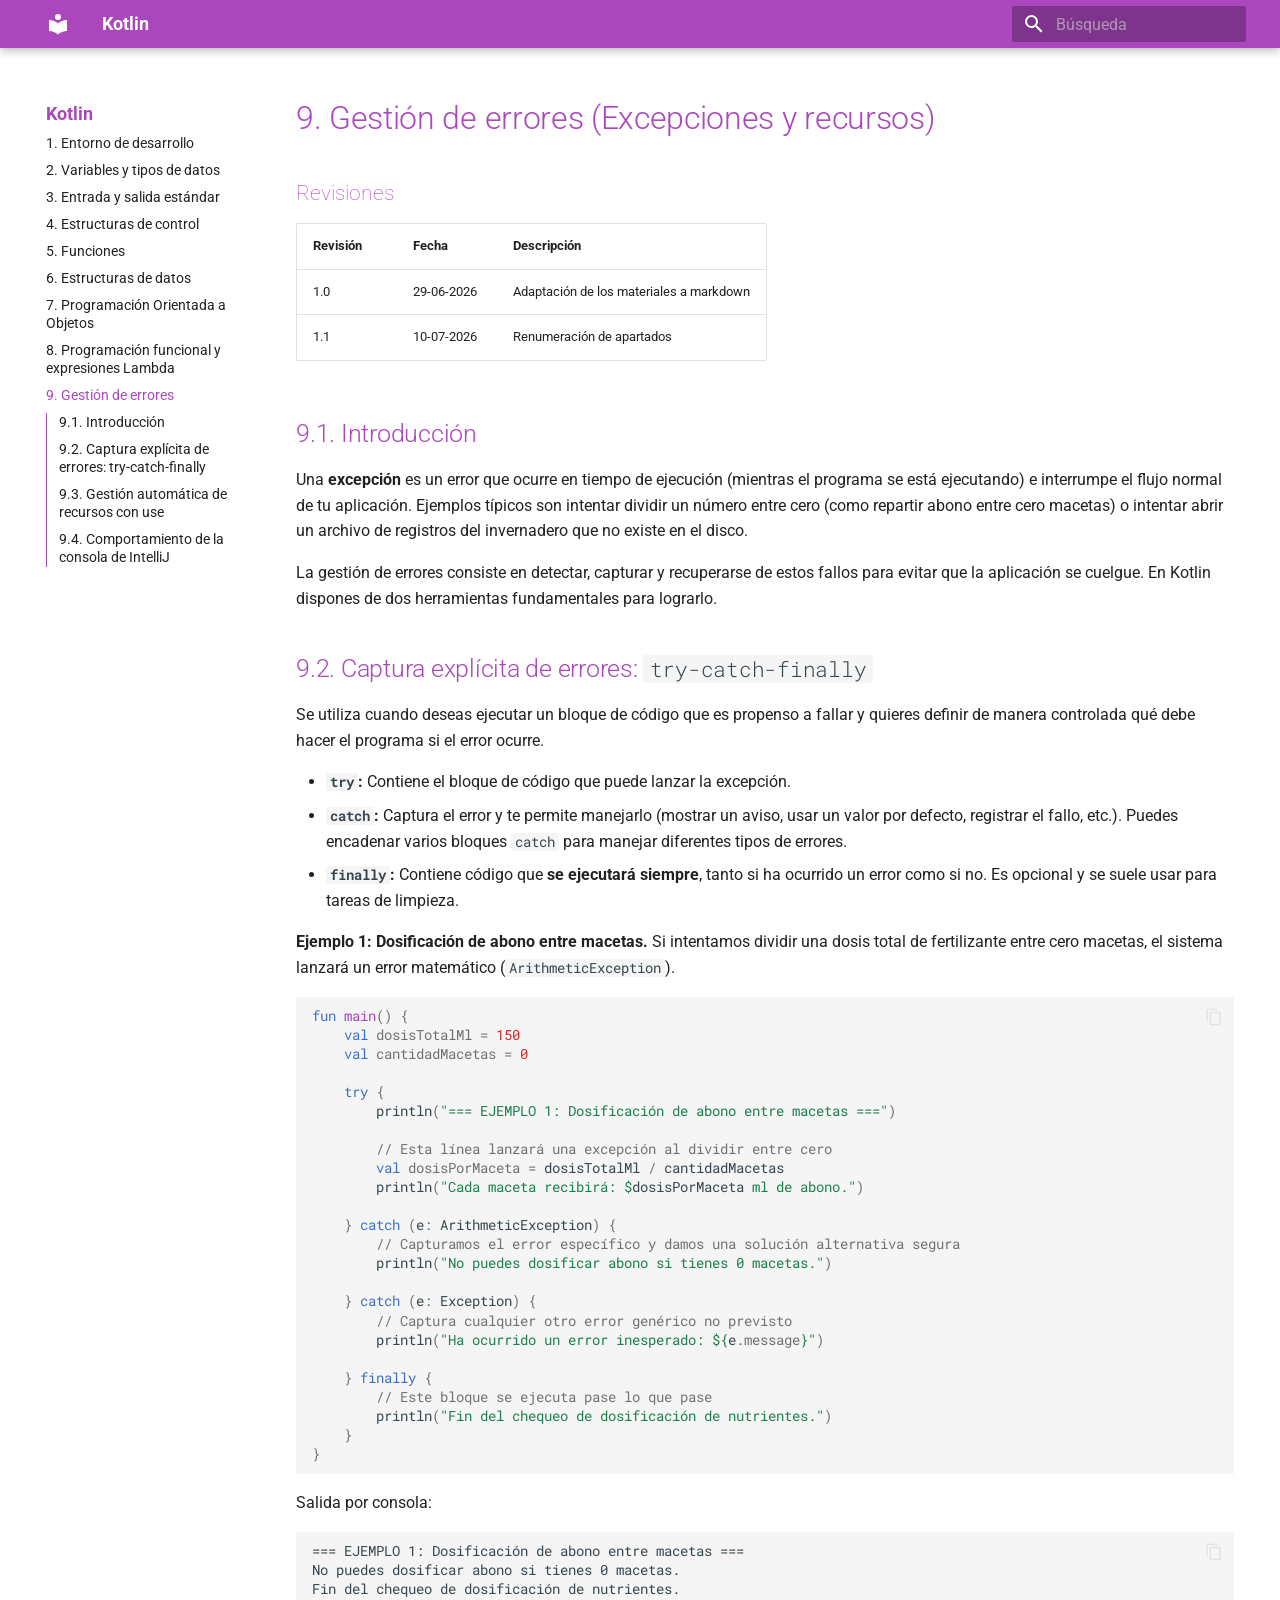
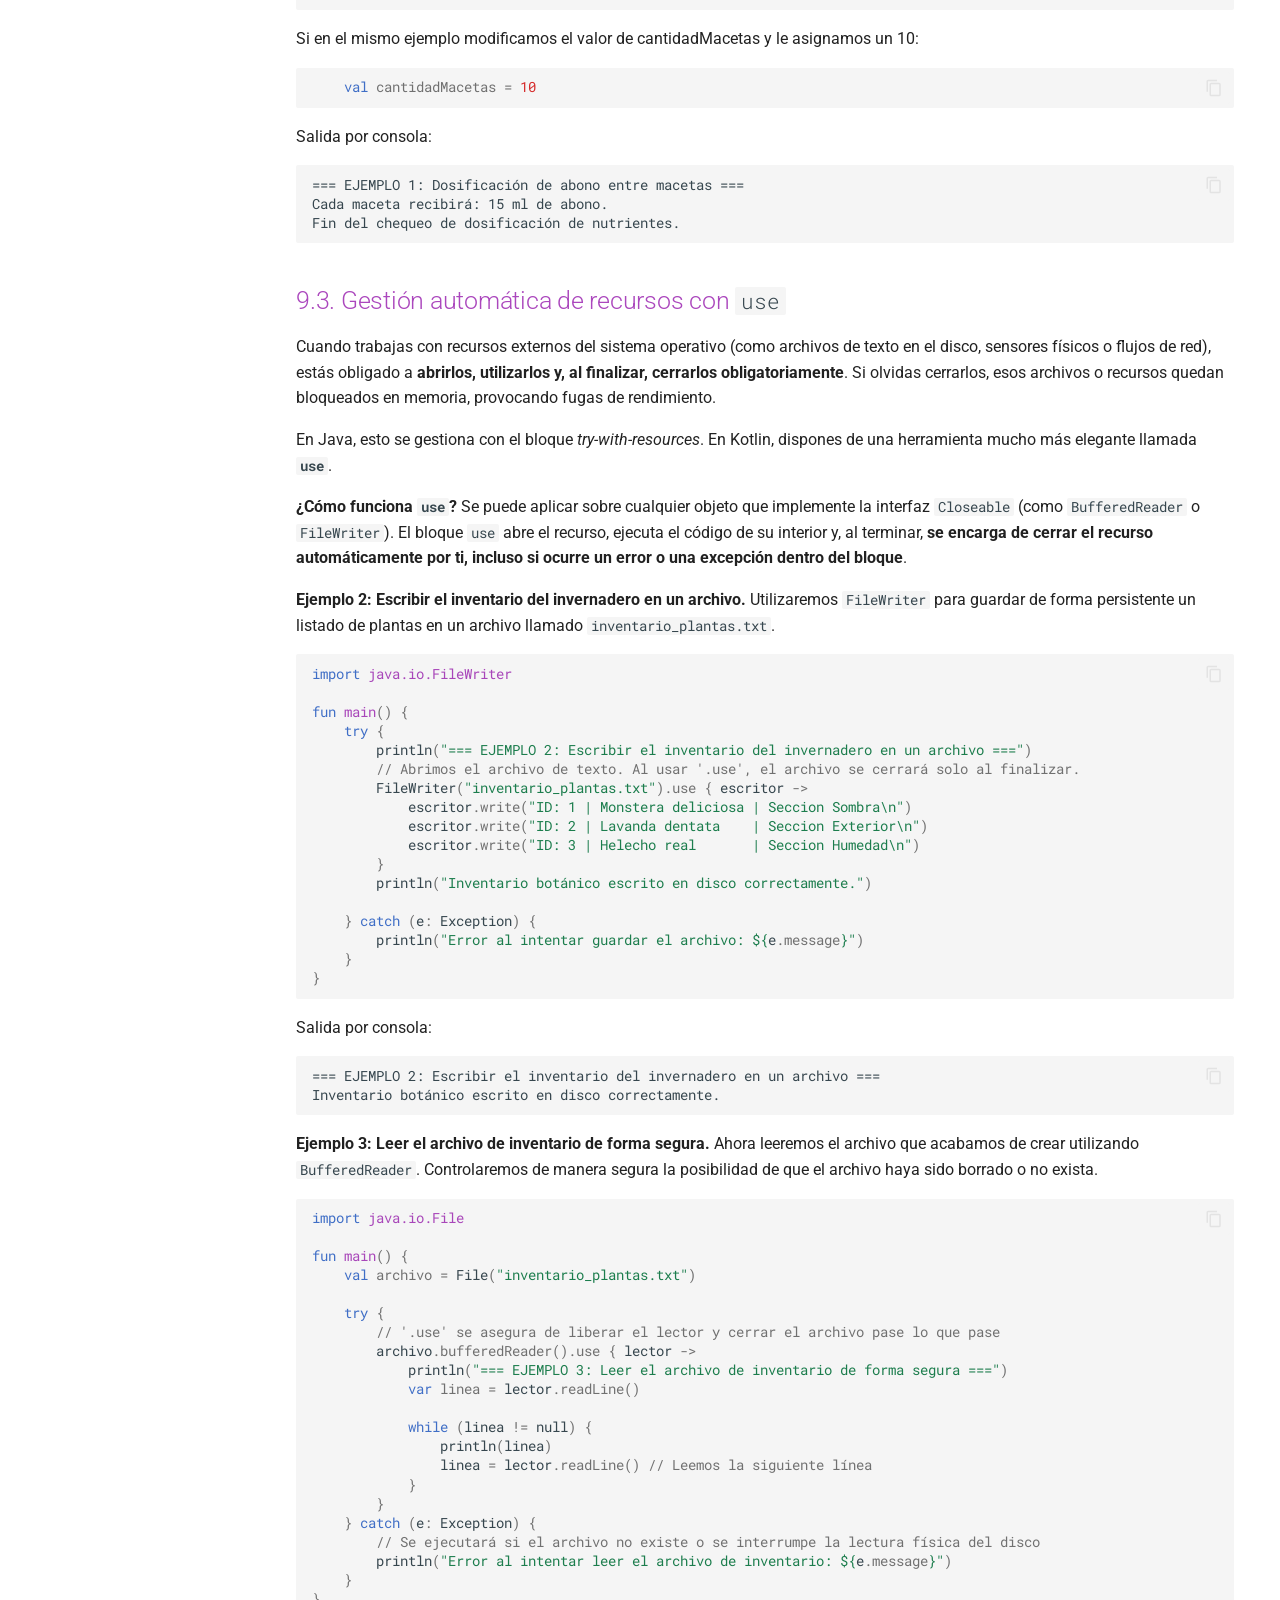
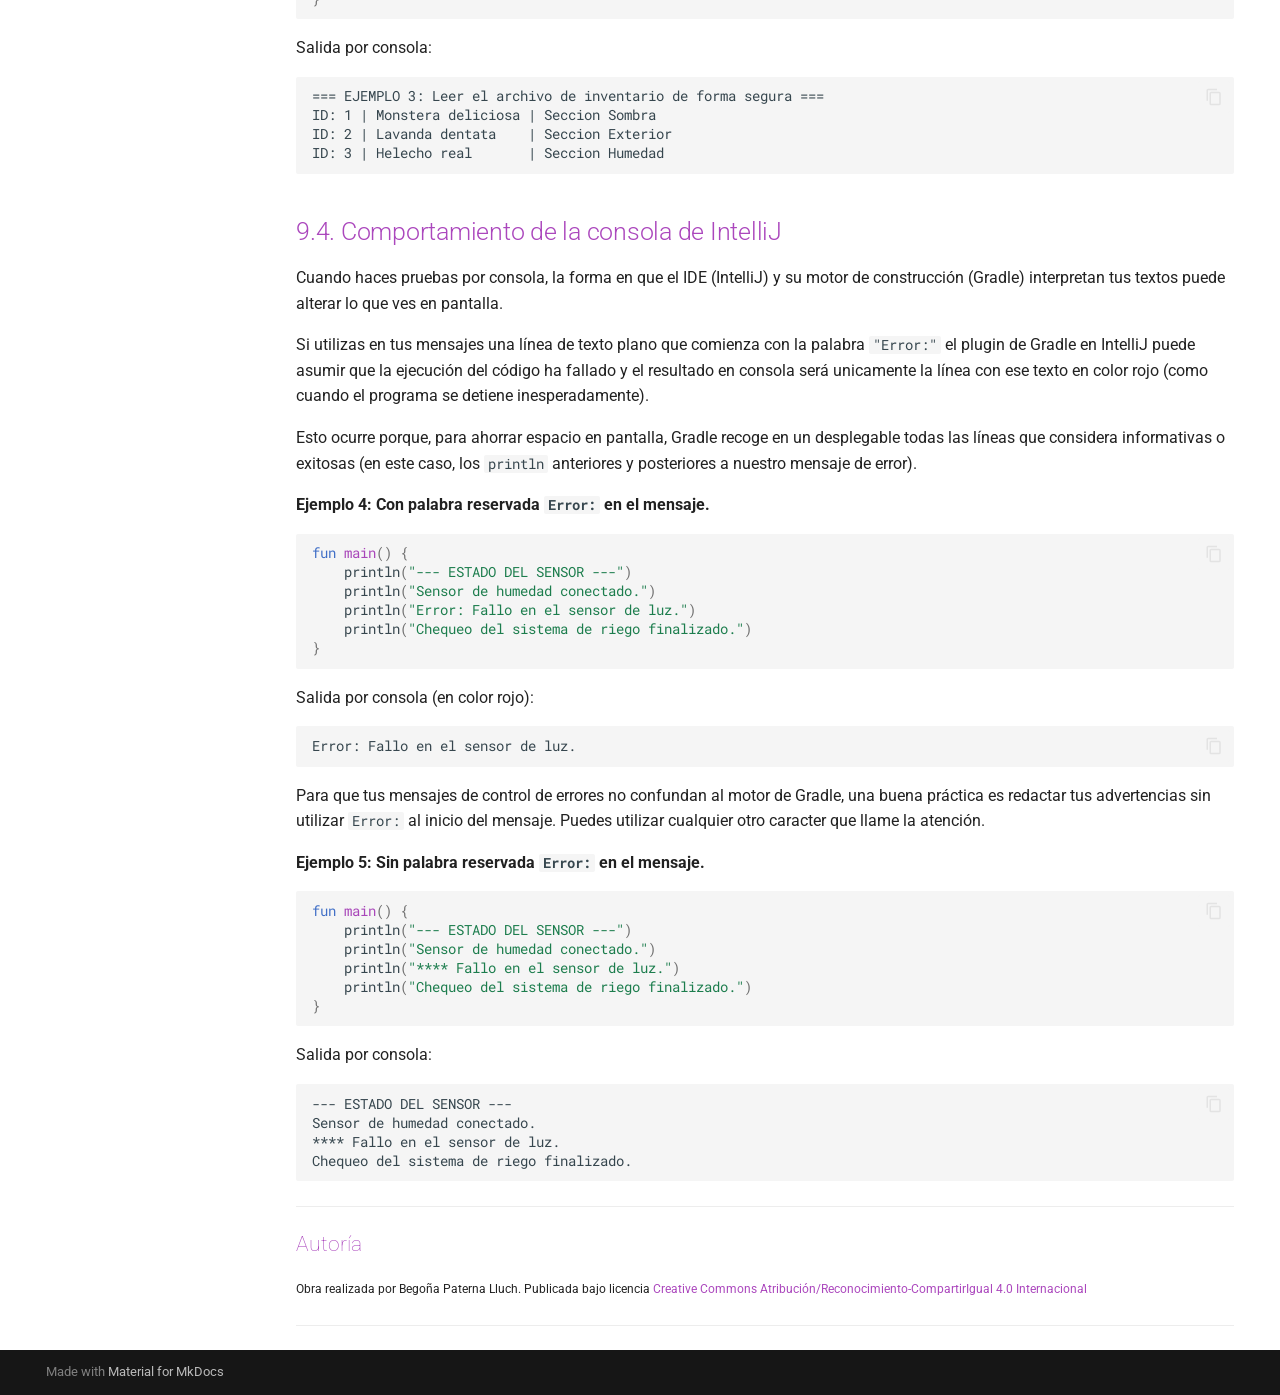
<file: kotlin09.html>
<!doctype html>
<html lang="es" class="no-js">
  <head>
    
      <meta charset="utf-8">
      <meta name="viewport" content="width=device-width,initial-scale=1">
      
      
        <meta name="author" content="Begoña Paterna">
      
      
        <link rel="canonical" href="https://bpaterna.github.io/kotlin/kotlin09.html">
      
      
        <link rel="prev" href="kotlin08.html">
      
      
      
        
      
      
      <link rel="icon" href="assets/images/favicon.png">
      <meta name="generator" content="mkdocs-1.6.1, mkdocs-material-9.7.6">
    
    
      
        <title>9. Gestión de errores - Kotlin</title>
      
    
    
      <link rel="stylesheet" href="assets/stylesheets/main.484c7ddc.min.css">
      
        
        <link rel="stylesheet" href="assets/stylesheets/palette.ab4e12ef.min.css">
      
      


    
    
      
    
    
      
        
        
        <link rel="preconnect" href="https://fonts.gstatic.com" crossorigin>
        <link rel="stylesheet" href="https://fonts.googleapis.com/css?family=Roboto:300,300i,400,400i,700,700i%7CRoboto+Mono:400,400i,700,700i&display=fallback">
        <style>:root{--md-text-font:"Roboto";--md-code-font:"Roboto Mono"}</style>
      
    
    
      <link rel="stylesheet" href="stylesheets/extra.css">
    
    <script>__md_scope=new URL(".",location),__md_hash=e=>[...e].reduce(((e,_)=>(e<<5)-e+_.charCodeAt(0)),0),__md_get=(e,_=localStorage,t=__md_scope)=>JSON.parse(_.getItem(t.pathname+"."+e)),__md_set=(e,_,t=localStorage,a=__md_scope)=>{try{t.setItem(a.pathname+"."+e,JSON.stringify(_))}catch(e){}}</script>
    
      

    
    
  </head>
  
  
    
    
    
    
    
    <body dir="ltr" data-md-color-scheme="default" data-md-color-primary="purple" data-md-color-accent="indigo">
  
    
    <input class="md-toggle" data-md-toggle="drawer" type="checkbox" id="__drawer" autocomplete="off">
    <input class="md-toggle" data-md-toggle="search" type="checkbox" id="__search" autocomplete="off">
    <label class="md-overlay" for="__drawer"></label>
    <div data-md-component="skip">
      
        
        <a href="#9-gestion-de-errores-excepciones-y-recursos" class="md-skip">
          Saltar a contenido
        </a>
      
    </div>
    <div data-md-component="announce">
      
    </div>
    
    
      

  

<header class="md-header md-header--shadow" data-md-component="header">
  <nav class="md-header__inner md-grid" aria-label="Cabecera">
    <a href="." title="Kotlin" class="md-header__button md-logo" aria-label="Kotlin" data-md-component="logo">
      
  
  <svg xmlns="http://www.w3.org/2000/svg" viewBox="0 0 24 24"><path d="M12 8a3 3 0 0 0 3-3 3 3 0 0 0-3-3 3 3 0 0 0-3 3 3 3 0 0 0 3 3m0 3.54C9.64 9.35 6.5 8 3 8v11c3.5 0 6.64 1.35 9 3.54 2.36-2.19 5.5-3.54 9-3.54V8c-3.5 0-6.64 1.35-9 3.54"/></svg>

    </a>
    <label class="md-header__button md-icon" for="__drawer">
      
      <svg xmlns="http://www.w3.org/2000/svg" viewBox="0 0 24 24"><path d="M3 6h18v2H3zm0 5h18v2H3zm0 5h18v2H3z"/></svg>
    </label>
    <div class="md-header__title" data-md-component="header-title">
      <div class="md-header__ellipsis">
        <div class="md-header__topic">
          <span class="md-ellipsis">
            Kotlin
          </span>
        </div>
        <div class="md-header__topic" data-md-component="header-topic">
          <span class="md-ellipsis">
            
              9. Gestión de errores
            
          </span>
        </div>
      </div>
    </div>
    
      
    
    
    
    
      
      
        <label class="md-header__button md-icon" for="__search">
          
          <svg xmlns="http://www.w3.org/2000/svg" viewBox="0 0 24 24"><path d="M9.5 3A6.5 6.5 0 0 1 16 9.5c0 1.61-.59 3.09-1.56 4.23l.27.27h.79l5 5-1.5 1.5-5-5v-.79l-.27-.27A6.52 6.52 0 0 1 9.5 16 6.5 6.5 0 0 1 3 9.5 6.5 6.5 0 0 1 9.5 3m0 2C7 5 5 7 5 9.5S7 14 9.5 14 14 12 14 9.5 12 5 9.5 5"/></svg>
        </label>
        <div class="md-search" data-md-component="search" role="dialog">
  <label class="md-search__overlay" for="__search"></label>
  <div class="md-search__inner" role="search">
    <form class="md-search__form" name="search">
      <input type="text" class="md-search__input" name="query" aria-label="Búsqueda" placeholder="Búsqueda" autocapitalize="off" autocorrect="off" autocomplete="off" spellcheck="false" data-md-component="search-query" required>
      <label class="md-search__icon md-icon" for="__search">
        
        <svg xmlns="http://www.w3.org/2000/svg" viewBox="0 0 24 24"><path d="M9.5 3A6.5 6.5 0 0 1 16 9.5c0 1.61-.59 3.09-1.56 4.23l.27.27h.79l5 5-1.5 1.5-5-5v-.79l-.27-.27A6.52 6.52 0 0 1 9.5 16 6.5 6.5 0 0 1 3 9.5 6.5 6.5 0 0 1 9.5 3m0 2C7 5 5 7 5 9.5S7 14 9.5 14 14 12 14 9.5 12 5 9.5 5"/></svg>
        
        <svg xmlns="http://www.w3.org/2000/svg" viewBox="0 0 24 24"><path d="M20 11v2H8l5.5 5.5-1.42 1.42L4.16 12l7.92-7.92L13.5 5.5 8 11z"/></svg>
      </label>
      <nav class="md-search__options" aria-label="Buscar">
        
        <button type="reset" class="md-search__icon md-icon" title="Limpiar" aria-label="Limpiar" tabindex="-1">
          
          <svg xmlns="http://www.w3.org/2000/svg" viewBox="0 0 24 24"><path d="M19 6.41 17.59 5 12 10.59 6.41 5 5 6.41 10.59 12 5 17.59 6.41 19 12 13.41 17.59 19 19 17.59 13.41 12z"/></svg>
        </button>
      </nav>
      
        <div class="md-search__suggest" data-md-component="search-suggest"></div>
      
    </form>
    <div class="md-search__output">
      <div class="md-search__scrollwrap" tabindex="0" data-md-scrollfix>
        <div class="md-search-result" data-md-component="search-result">
          <div class="md-search-result__meta">
            Inicializando búsqueda
          </div>
          <ol class="md-search-result__list" role="presentation"></ol>
        </div>
      </div>
    </div>
  </div>
</div>
      
    
    
  </nav>
  
</header>
    
    <div class="md-container" data-md-component="container">
      
      
        
          
        
      
      <main class="md-main" data-md-component="main">
        <div class="md-main__inner md-grid">
          
            
              
              <div class="md-sidebar md-sidebar--primary" data-md-component="sidebar" data-md-type="navigation" >
                <div class="md-sidebar__scrollwrap">
                  <div class="md-sidebar__inner">
                    



  

<nav class="md-nav md-nav--primary md-nav--integrated" aria-label="Navegación" data-md-level="0">
  <label class="md-nav__title" for="__drawer">
    <a href="." title="Kotlin" class="md-nav__button md-logo" aria-label="Kotlin" data-md-component="logo">
      
  
  <svg xmlns="http://www.w3.org/2000/svg" viewBox="0 0 24 24"><path d="M12 8a3 3 0 0 0 3-3 3 3 0 0 0-3-3 3 3 0 0 0-3 3 3 3 0 0 0 3 3m0 3.54C9.64 9.35 6.5 8 3 8v11c3.5 0 6.64 1.35 9 3.54 2.36-2.19 5.5-3.54 9-3.54V8c-3.5 0-6.64 1.35-9 3.54"/></svg>

    </a>
    Kotlin
  </label>
  
  <ul class="md-nav__list" data-md-scrollfix>
    
      
      
  
  
  
  
    <li class="md-nav__item">
      <a href="kotlin01.html" class="md-nav__link">
        
  
  
  <span class="md-ellipsis">
    
  
    1. Entorno de desarrollo
  

    
  </span>
  
  

      </a>
    </li>
  

    
      
      
  
  
  
  
    <li class="md-nav__item">
      <a href="kotlin02.html" class="md-nav__link">
        
  
  
  <span class="md-ellipsis">
    
  
    2. Variables y tipos de datos
  

    
  </span>
  
  

      </a>
    </li>
  

    
      
      
  
  
  
  
    <li class="md-nav__item">
      <a href="kotlin03.html" class="md-nav__link">
        
  
  
  <span class="md-ellipsis">
    
  
    3. Entrada y salida estándar
  

    
  </span>
  
  

      </a>
    </li>
  

    
      
      
  
  
  
  
    <li class="md-nav__item">
      <a href="kotlin04.html" class="md-nav__link">
        
  
  
  <span class="md-ellipsis">
    
  
    4. Estructuras de control
  

    
  </span>
  
  

      </a>
    </li>
  

    
      
      
  
  
  
  
    <li class="md-nav__item">
      <a href="kotlin05.html" class="md-nav__link">
        
  
  
  <span class="md-ellipsis">
    
  
    5. Funciones
  

    
  </span>
  
  

      </a>
    </li>
  

    
      
      
  
  
  
  
    <li class="md-nav__item">
      <a href="kotlin06.html" class="md-nav__link">
        
  
  
  <span class="md-ellipsis">
    
  
    6. Estructuras de datos
  

    
  </span>
  
  

      </a>
    </li>
  

    
      
      
  
  
  
  
    <li class="md-nav__item">
      <a href="kotlin07.html" class="md-nav__link">
        
  
  
  <span class="md-ellipsis">
    
  
    7. Programación Orientada a Objetos
  

    
  </span>
  
  

      </a>
    </li>
  

    
      
      
  
  
  
  
    <li class="md-nav__item">
      <a href="kotlin08.html" class="md-nav__link">
        
  
  
  <span class="md-ellipsis">
    
  
    8. Programación funcional y expresiones Lambda
  

    
  </span>
  
  

      </a>
    </li>
  

    
      
      
  
  
    
  
  
  
    <li class="md-nav__item md-nav__item--active">
      
      <input class="md-nav__toggle md-toggle" type="checkbox" id="__toc">
      
      
        
      
      
        <label class="md-nav__link md-nav__link--active" for="__toc">
          
  
  
  <span class="md-ellipsis">
    
  
    9. Gestión de errores
  

    
  </span>
  
  

          <span class="md-nav__icon md-icon"></span>
        </label>
      
      <a href="kotlin09.html" class="md-nav__link md-nav__link--active">
        
  
  
  <span class="md-ellipsis">
    
  
    9. Gestión de errores
  

    
  </span>
  
  

      </a>
      
        

<nav class="md-nav md-nav--secondary" aria-label="Tabla de contenidos">
  
  
  
    
  
  
    <label class="md-nav__title" for="__toc">
      <span class="md-nav__icon md-icon"></span>
      Tabla de contenidos
    </label>
    <ul class="md-nav__list" data-md-component="toc" data-md-scrollfix>
      
        <li class="md-nav__item">
  <a href="#91-introduccion" class="md-nav__link">
    <span class="md-ellipsis">
      
        9.1. Introducción
      
    </span>
  </a>
  
</li>
      
        <li class="md-nav__item">
  <a href="#92-captura-explicita-de-errores-try-catch-finally" class="md-nav__link">
    <span class="md-ellipsis">
      
        9.2. Captura explícita de errores: try-catch-finally
      
    </span>
  </a>
  
</li>
      
        <li class="md-nav__item">
  <a href="#93-gestion-automatica-de-recursos-con-use" class="md-nav__link">
    <span class="md-ellipsis">
      
        9.3. Gestión automática de recursos con use
      
    </span>
  </a>
  
</li>
      
        <li class="md-nav__item">
  <a href="#94-comportamiento-de-la-consola-de-intellij" class="md-nav__link">
    <span class="md-ellipsis">
      
        9.4. Comportamiento de la consola de IntelliJ
      
    </span>
  </a>
  
</li>
      
    </ul>
  
</nav>
      
    </li>
  

    
  </ul>
</nav>
                  </div>
                </div>
              </div>
            
            
          
          
            <div class="md-content" data-md-component="content">
              
              <article class="md-content__inner md-typeset">
                
                  



<h1 id="9-gestion-de-errores-excepciones-y-recursos">9. Gestión de errores (Excepciones y recursos)<a class="headerlink" href="#9-gestion-de-errores-excepciones-y-recursos" title="Permanent link">&para;</a></h1>
<p><span class="mi_h3">Revisiones</span></p>
<table>
<thead>
<tr>
<th>Revisión</th>
<th>Fecha</th>
<th>Descripción</th>
</tr>
</thead>
<tbody>
<tr>
<td>1.0</td>
<td>29-06-2026</td>
<td>Adaptación de los materiales a markdown</td>
</tr>
<tr>
<td>1.1</td>
<td>10-07-2026</td>
<td>Renumeración de apartados</td>
</tr>
</tbody>
</table>
<h2 id="91-introduccion">9.1. Introducción<a class="headerlink" href="#91-introduccion" title="Permanent link">&para;</a></h2>
<p>Una <strong>excepción</strong> es un error que ocurre en tiempo de ejecución (mientras el programa se está ejecutando) e interrumpe el flujo normal de tu aplicación. Ejemplos típicos son intentar dividir un número entre cero (como repartir abono entre cero macetas) o intentar abrir un archivo de registros del invernadero que no existe en el disco.</p>
<p>La gestión de errores consiste en detectar, capturar y recuperarse de estos fallos para evitar que la aplicación se cuelgue. En Kotlin dispones de dos herramientas fundamentales para lograrlo.</p>
<h2 id="92-captura-explicita-de-errores-try-catch-finally">9.2. Captura explícita de errores: <code>try-catch-finally</code><a class="headerlink" href="#92-captura-explicita-de-errores-try-catch-finally" title="Permanent link">&para;</a></h2>
<p>Se utiliza cuando deseas ejecutar un bloque de código que es propenso a fallar y quieres definir de manera controlada qué debe hacer el programa si el error ocurre.</p>
<ul>
<li><strong><code>try</code>:</strong> Contiene el bloque de código que puede lanzar la excepción.</li>
<li><strong><code>catch</code>:</strong> Captura el error y te permite manejarlo (mostrar un aviso, usar un valor por defecto, registrar el fallo, etc.). Puedes encadenar varios bloques <code>catch</code> para manejar diferentes tipos de errores.</li>
<li><strong><code>finally</code>:</strong> Contiene código que <strong>se ejecutará siempre</strong>, tanto si ha ocurrido un error como si no. Es opcional y se suele usar para tareas de limpieza.</li>
</ul>
<p><strong>Ejemplo 1: Dosificación de abono entre macetas.</strong> Si intentamos dividir una dosis total de fertilizante entre cero macetas, el sistema lanzará un error matemático (<code>ArithmeticException</code>).</p>
<div class="highlight"><pre><span></span><code><span class="kd">fun</span><span class="w"> </span><span class="nf">main</span><span class="p">()</span><span class="w"> </span><span class="p">{</span>
<span class="w">    </span><span class="kd">val</span><span class="w"> </span><span class="nv">dosisTotalMl</span><span class="w"> </span><span class="o">=</span><span class="w"> </span><span class="m">150</span>
<span class="w">    </span><span class="kd">val</span><span class="w"> </span><span class="nv">cantidadMacetas</span><span class="w"> </span><span class="o">=</span><span class="w"> </span><span class="m">0</span><span class="w"> </span>

<span class="w">    </span><span class="k">try</span><span class="w"> </span><span class="p">{</span>
<span class="w">        </span><span class="n">println</span><span class="p">(</span><span class="s">&quot;=== EJEMPLO 1: Dosificación de abono entre macetas ===&quot;</span><span class="p">)</span>

<span class="w">        </span><span class="c1">// Esta línea lanzará una excepción al dividir entre cero</span>
<span class="w">        </span><span class="kd">val</span><span class="w"> </span><span class="nv">dosisPorMaceta</span><span class="w"> </span><span class="o">=</span><span class="w"> </span><span class="n">dosisTotalMl</span><span class="w"> </span><span class="o">/</span><span class="w"> </span><span class="n">cantidadMacetas</span>
<span class="w">        </span><span class="n">println</span><span class="p">(</span><span class="s">&quot;Cada maceta recibirá: </span><span class="si">$</span><span class="n">dosisPorMaceta</span><span class="s"> ml de abono.&quot;</span><span class="p">)</span>

<span class="w">    </span><span class="p">}</span><span class="w"> </span><span class="k">catch</span><span class="w"> </span><span class="p">(</span><span class="n">e</span><span class="p">:</span><span class="w"> </span><span class="n">ArithmeticException</span><span class="p">)</span><span class="w"> </span><span class="p">{</span>
<span class="w">        </span><span class="c1">// Capturamos el error específico y damos una solución alternativa segura</span>
<span class="w">        </span><span class="n">println</span><span class="p">(</span><span class="s">&quot;No puedes dosificar abono si tienes 0 macetas.&quot;</span><span class="p">)</span>

<span class="w">    </span><span class="p">}</span><span class="w"> </span><span class="k">catch</span><span class="w"> </span><span class="p">(</span><span class="n">e</span><span class="p">:</span><span class="w"> </span><span class="n">Exception</span><span class="p">)</span><span class="w"> </span><span class="p">{</span>
<span class="w">        </span><span class="c1">// Captura cualquier otro error genérico no previsto</span>
<span class="w">        </span><span class="n">println</span><span class="p">(</span><span class="s">&quot;Ha ocurrido un error inesperado: </span><span class="si">${</span><span class="n">e</span><span class="p">.</span><span class="na">message</span><span class="si">}</span><span class="s">&quot;</span><span class="p">)</span>

<span class="w">    </span><span class="p">}</span><span class="w"> </span><span class="k">finally</span><span class="w"> </span><span class="p">{</span>
<span class="w">        </span><span class="c1">// Este bloque se ejecuta pase lo que pase</span>
<span class="w">        </span><span class="n">println</span><span class="p">(</span><span class="s">&quot;Fin del chequeo de dosificación de nutrientes.&quot;</span><span class="p">)</span>
<span class="w">    </span><span class="p">}</span>
<span class="p">}</span>
</code></pre></div>
<p>Salida por consola:</p>
<div class="highlight"><pre><span></span><code>=== EJEMPLO 1: Dosificación de abono entre macetas ===
No puedes dosificar abono si tienes 0 macetas.
Fin del chequeo de dosificación de nutrientes.
</code></pre></div>
<p>Si en el mismo ejemplo modificamos el valor de cantidadMacetas y le asignamos un 10:</p>
<div class="highlight"><pre><span></span><code><span class="w">    </span><span class="kd">val</span><span class="w"> </span><span class="nv">cantidadMacetas</span><span class="w"> </span><span class="o">=</span><span class="w"> </span><span class="m">10</span>
</code></pre></div>
<p>Salida por consola:</p>
<div class="highlight"><pre><span></span><code>=== EJEMPLO 1: Dosificación de abono entre macetas ===
Cada maceta recibirá: 15 ml de abono.
Fin del chequeo de dosificación de nutrientes.
</code></pre></div>
<h2 id="93-gestion-automatica-de-recursos-con-use">9.3. Gestión automática de recursos con <code>use</code><a class="headerlink" href="#93-gestion-automatica-de-recursos-con-use" title="Permanent link">&para;</a></h2>
<p>Cuando trabajas con recursos externos del sistema operativo (como archivos de texto en el disco, sensores físicos o flujos de red), estás obligado a <strong>abrirlos, utilizarlos y, al finalizar, cerrarlos obligatoriamente</strong>. Si olvidas cerrarlos, esos archivos o recursos quedan bloqueados en memoria, provocando fugas de rendimiento.</p>
<p>En Java, esto se gestiona con el bloque <em>try-with-resources</em>. En Kotlin, dispones de una herramienta mucho más elegante llamada <strong><code>use</code></strong>.</p>
<p><strong>¿Cómo funciona <code>use</code>?</strong>
Se puede aplicar sobre cualquier objeto que implemente la interfaz <code>Closeable</code> (como <code>BufferedReader</code> o <code>FileWriter</code>). El bloque <code>use</code> abre el recurso, ejecuta el código de su interior y, al terminar, <strong>se encarga de cerrar el recurso automáticamente por ti, incluso si ocurre un error o una excepción dentro del bloque</strong>.</p>
<p><strong>Ejemplo 2: Escribir el inventario del invernadero en un archivo.</strong> Utilizaremos <code>FileWriter</code> para guardar de forma persistente un listado de plantas en un archivo llamado <code>inventario_plantas.txt</code>.</p>
<div class="highlight"><pre><span></span><code><span class="k">import</span><span class="w"> </span><span class="nn">java.io.FileWriter</span>

<span class="kd">fun</span><span class="w"> </span><span class="nf">main</span><span class="p">()</span><span class="w"> </span><span class="p">{</span>
<span class="w">    </span><span class="k">try</span><span class="w"> </span><span class="p">{</span>
<span class="w">        </span><span class="n">println</span><span class="p">(</span><span class="s">&quot;=== EJEMPLO 2: Escribir el inventario del invernadero en un archivo ===&quot;</span><span class="p">)</span>
<span class="w">        </span><span class="c1">// Abrimos el archivo de texto. Al usar &#39;.use&#39;, el archivo se cerrará solo al finalizar.</span>
<span class="w">        </span><span class="n">FileWriter</span><span class="p">(</span><span class="s">&quot;inventario_plantas.txt&quot;</span><span class="p">).</span><span class="na">use</span><span class="w"> </span><span class="p">{</span><span class="w"> </span><span class="n">escritor</span><span class="w"> </span><span class="o">-&gt;</span>
<span class="w">            </span><span class="n">escritor</span><span class="p">.</span><span class="na">write</span><span class="p">(</span><span class="s">&quot;ID: 1 | Monstera deliciosa | Seccion Sombra\n&quot;</span><span class="p">)</span>
<span class="w">            </span><span class="n">escritor</span><span class="p">.</span><span class="na">write</span><span class="p">(</span><span class="s">&quot;ID: 2 | Lavanda dentata    | Seccion Exterior\n&quot;</span><span class="p">)</span>
<span class="w">            </span><span class="n">escritor</span><span class="p">.</span><span class="na">write</span><span class="p">(</span><span class="s">&quot;ID: 3 | Helecho real       | Seccion Humedad\n&quot;</span><span class="p">)</span>
<span class="w">        </span><span class="p">}</span>
<span class="w">        </span><span class="n">println</span><span class="p">(</span><span class="s">&quot;Inventario botánico escrito en disco correctamente.&quot;</span><span class="p">)</span>

<span class="w">    </span><span class="p">}</span><span class="w"> </span><span class="k">catch</span><span class="w"> </span><span class="p">(</span><span class="n">e</span><span class="p">:</span><span class="w"> </span><span class="n">Exception</span><span class="p">)</span><span class="w"> </span><span class="p">{</span>
<span class="w">        </span><span class="n">println</span><span class="p">(</span><span class="s">&quot;Error al intentar guardar el archivo: </span><span class="si">${</span><span class="n">e</span><span class="p">.</span><span class="na">message</span><span class="si">}</span><span class="s">&quot;</span><span class="p">)</span>
<span class="w">    </span><span class="p">}</span>
<span class="p">}</span>
</code></pre></div>
<p>Salida por consola:</p>
<div class="highlight"><pre><span></span><code>=== EJEMPLO 2: Escribir el inventario del invernadero en un archivo ===
Inventario botánico escrito en disco correctamente.
</code></pre></div>
<p><strong>Ejemplo 3: Leer el archivo de inventario de forma segura.</strong> Ahora leeremos el archivo que acabamos de crear utilizando <code>BufferedReader</code>. Controlaremos de manera segura la posibilidad de que el archivo haya sido borrado o no exista.</p>
<div class="highlight"><pre><span></span><code><span class="k">import</span><span class="w"> </span><span class="nn">java.io.File</span>

<span class="kd">fun</span><span class="w"> </span><span class="nf">main</span><span class="p">()</span><span class="w"> </span><span class="p">{</span>
<span class="w">    </span><span class="kd">val</span><span class="w"> </span><span class="nv">archivo</span><span class="w"> </span><span class="o">=</span><span class="w"> </span><span class="n">File</span><span class="p">(</span><span class="s">&quot;inventario_plantas.txt&quot;</span><span class="p">)</span>

<span class="w">    </span><span class="k">try</span><span class="w"> </span><span class="p">{</span>
<span class="w">        </span><span class="c1">// &#39;.use&#39; se asegura de liberar el lector y cerrar el archivo pase lo que pase</span>
<span class="w">        </span><span class="n">archivo</span><span class="p">.</span><span class="na">bufferedReader</span><span class="p">().</span><span class="na">use</span><span class="w"> </span><span class="p">{</span><span class="w"> </span><span class="n">lector</span><span class="w"> </span><span class="o">-&gt;</span>
<span class="w">            </span><span class="n">println</span><span class="p">(</span><span class="s">&quot;=== EJEMPLO 3: Leer el archivo de inventario de forma segura ===&quot;</span><span class="p">)</span>
<span class="w">            </span><span class="kd">var</span><span class="w"> </span><span class="nv">linea</span><span class="w"> </span><span class="o">=</span><span class="w"> </span><span class="n">lector</span><span class="p">.</span><span class="na">readLine</span><span class="p">()</span>

<span class="w">            </span><span class="k">while</span><span class="w"> </span><span class="p">(</span><span class="n">linea</span><span class="w"> </span><span class="o">!=</span><span class="w"> </span><span class="kc">null</span><span class="p">)</span><span class="w"> </span><span class="p">{</span>
<span class="w">                </span><span class="n">println</span><span class="p">(</span><span class="n">linea</span><span class="p">)</span>
<span class="w">                </span><span class="n">linea</span><span class="w"> </span><span class="o">=</span><span class="w"> </span><span class="n">lector</span><span class="p">.</span><span class="na">readLine</span><span class="p">()</span><span class="w"> </span><span class="c1">// Leemos la siguiente línea</span>
<span class="w">            </span><span class="p">}</span>
<span class="w">        </span><span class="p">}</span>
<span class="w">    </span><span class="p">}</span><span class="w"> </span><span class="k">catch</span><span class="w"> </span><span class="p">(</span><span class="n">e</span><span class="p">:</span><span class="w"> </span><span class="n">Exception</span><span class="p">)</span><span class="w"> </span><span class="p">{</span>
<span class="w">        </span><span class="c1">// Se ejecutará si el archivo no existe o se interrumpe la lectura física del disco</span>
<span class="w">        </span><span class="n">println</span><span class="p">(</span><span class="s">&quot;Error al intentar leer el archivo de inventario: </span><span class="si">${</span><span class="n">e</span><span class="p">.</span><span class="na">message</span><span class="si">}</span><span class="s">&quot;</span><span class="p">)</span>
<span class="w">    </span><span class="p">}</span>
<span class="p">}</span>
</code></pre></div>
<p>Salida por consola:</p>
<div class="highlight"><pre><span></span><code>=== EJEMPLO 3: Leer el archivo de inventario de forma segura ===
ID: 1 | Monstera deliciosa | Seccion Sombra
ID: 2 | Lavanda dentata    | Seccion Exterior
ID: 3 | Helecho real       | Seccion Humedad
</code></pre></div>
<h2 id="94-comportamiento-de-la-consola-de-intellij">9.4. Comportamiento de la consola de IntelliJ<a class="headerlink" href="#94-comportamiento-de-la-consola-de-intellij" title="Permanent link">&para;</a></h2>
<p>Cuando haces pruebas por consola, la forma en que el IDE (IntelliJ) y su motor de construcción (Gradle) interpretan tus textos puede alterar lo que ves en pantalla. </p>
<p>Si utilizas en tus mensajes una línea de texto plano que comienza con la palabra <code>"Error:"</code> el plugin de Gradle en IntelliJ puede asumir que la ejecución del código ha fallado y el resultado en consola será unicamente la línea con ese texto en color rojo (como cuando el programa se detiene inesperadamente).</p>
<p>Esto ocurre porque, para ahorrar espacio en pantalla, Gradle recoge en un desplegable todas las líneas que considera informativas o exitosas (en este caso, los <code>println</code> anteriores y posteriores a nuestro mensaje de error).</p>
<p><strong>Ejemplo 4: Con palabra reservada <code>Error:</code> en el mensaje.</strong> </p>
<div class="highlight"><pre><span></span><code><span class="kd">fun</span><span class="w"> </span><span class="nf">main</span><span class="p">()</span><span class="w"> </span><span class="p">{</span>
<span class="w">    </span><span class="n">println</span><span class="p">(</span><span class="s">&quot;--- ESTADO DEL SENSOR ---&quot;</span><span class="p">)</span>
<span class="w">    </span><span class="n">println</span><span class="p">(</span><span class="s">&quot;Sensor de humedad conectado.&quot;</span><span class="p">)</span>
<span class="w">    </span><span class="n">println</span><span class="p">(</span><span class="s">&quot;Error: Fallo en el sensor de luz.&quot;</span><span class="p">)</span>
<span class="w">    </span><span class="n">println</span><span class="p">(</span><span class="s">&quot;Chequeo del sistema de riego finalizado.&quot;</span><span class="p">)</span>
<span class="p">}</span>
</code></pre></div>
<p>Salida por consola (en color rojo):</p>
<div class="highlight"><pre><span></span><code>Error: Fallo en el sensor de luz.
</code></pre></div>
<p>Para que tus mensajes de control de errores no confundan al motor de Gradle, una buena práctica es redactar tus advertencias sin utilizar <code>Error:</code> al inicio del mensaje. Puedes utilizar cualquier otro caracter que llame la atención.</p>
<p><strong>Ejemplo 5: Sin palabra reservada <code>Error:</code> en el mensaje.</strong></p>
<div class="highlight"><pre><span></span><code><span class="kd">fun</span><span class="w"> </span><span class="nf">main</span><span class="p">()</span><span class="w"> </span><span class="p">{</span>
<span class="w">    </span><span class="n">println</span><span class="p">(</span><span class="s">&quot;--- ESTADO DEL SENSOR ---&quot;</span><span class="p">)</span>
<span class="w">    </span><span class="n">println</span><span class="p">(</span><span class="s">&quot;Sensor de humedad conectado.&quot;</span><span class="p">)</span>
<span class="w">    </span><span class="n">println</span><span class="p">(</span><span class="s">&quot;**** Fallo en el sensor de luz.&quot;</span><span class="p">)</span>
<span class="w">    </span><span class="n">println</span><span class="p">(</span><span class="s">&quot;Chequeo del sistema de riego finalizado.&quot;</span><span class="p">)</span>
<span class="p">}</span>
</code></pre></div>
<p>Salida por consola:</p>
<div class="highlight"><pre><span></span><code>--- ESTADO DEL SENSOR ---
Sensor de humedad conectado.
**** Fallo en el sensor de luz.
Chequeo del sistema de riego finalizado.
</code></pre></div>
<hr />
<p><span class="mi_h3">Autoría</span></p>
<p><span class="mi_autoria">
Obra realizada por Begoña Paterna Lluch. Publicada bajo licencia <a href="https://creativecommons.org/licenses/by-sa/4.0/">Creative Commons Atribución/Reconocimiento-CompartirIgual 4.0 Internacional</a>
</span></p>
<hr />












                
              </article>
            </div>
          
          
  <script>var tabs=__md_get("__tabs");if(Array.isArray(tabs))e:for(var set of document.querySelectorAll(".tabbed-set")){var labels=set.querySelector(".tabbed-labels");for(var tab of tabs)for(var label of labels.getElementsByTagName("label"))if(label.innerText.trim()===tab){var input=document.getElementById(label.htmlFor);input.checked=!0;continue e}}</script>

<script>var target=document.getElementById(location.hash.slice(1));target&&target.name&&(target.checked=target.name.startsWith("__tabbed_"))</script>
        </div>
        
          <button type="button" class="md-top md-icon" data-md-component="top" hidden>
  
  <svg xmlns="http://www.w3.org/2000/svg" viewBox="0 0 24 24"><path d="M13 20h-2V8l-5.5 5.5-1.42-1.42L12 4.16l7.92 7.92-1.42 1.42L13 8z"/></svg>
  Volver al principio
</button>
        
      </main>
      
        <footer class="md-footer">
  
  <div class="md-footer-meta md-typeset">
    <div class="md-footer-meta__inner md-grid">
      <div class="md-copyright">
  
  
    Made with
    <a href="https://squidfunk.github.io/mkdocs-material/" target="_blank" rel="noopener">
      Material for MkDocs
    </a>
  
</div>
      
    </div>
  </div>
</footer>
      
    </div>
    <div class="md-dialog" data-md-component="dialog">
      <div class="md-dialog__inner md-typeset"></div>
    </div>
    
    
    
      
      
      <script id="__config" type="application/json">{"annotate": null, "base": ".", "features": ["content.code.copy", "content.tabs.link", "navigation.instant", "navigation.top", "navigation.sections", "search.highlight", "search.suggest", "toc.integrate"], "search": "assets/javascripts/workers/search.2c215733.min.js", "tags": null, "translations": {"clipboard.copied": "Copiado al portapapeles", "clipboard.copy": "Copiar al portapapeles", "search.result.more.one": "1 m\u00e1s en esta p\u00e1gina", "search.result.more.other": "# m\u00e1s en esta p\u00e1gina", "search.result.none": "No se encontraron documentos", "search.result.one": "1 documento encontrado", "search.result.other": "# documentos encontrados", "search.result.placeholder": "Teclee para comenzar b\u00fasqueda", "search.result.term.missing": "Falta", "select.version": "Seleccionar versi\u00f3n"}, "version": null}</script>
    
    
      <script src="assets/javascripts/bundle.79ae519e.min.js"></script>
      
    
  </body>
</html>
</file>
<file: stylesheets/extra.css>
/* color theme purple = #ab47bd */

h1{color: #ab47bd !important;}
h2{color: #ab47bd !important;}
h3{color: #ab47bd !important;}

img {border:#767676 solid 2px;}

.md-nav label { color:#ab47bd !important; font-size: .9rem !important;}

.md-nav__title .md-nav__button.md-logo svg {fill: #ffffff;}

.mi_h2 {
  color: #ab47bd;
  font-size: 1.5625em;
  line-height: 1.4;
  margin: 1.6em 0 .64em;
  font-weight: lighter;
}

.mi_h3 {
  color: #ab47bd;
  font-size: 1.3em;
  line-height: 1.3;
  margin: 1.6em 0 .64em;
  font-weight: lighter;
}

.mi_h4 {
  color: #ab47bd;
  font-size: 1.2em;
  line-height: 1.2;
  margin: 1.6em 0 .64em;
  font-weight: lighter;
}

.mi_consola {color: #999}

.mis_ejemplos {
  color: #ab47bd;
  font-size: 1.1em;
  line-height: 1.1;
  margin: 1.6em 0 .64em;
  font-weight: lighter;
}

.mis_avisos{
  background: #f8a19f;
  padding: 10px;
  margin-bottom: 30px;
  border-radius: .2rem;
  display: block;
}

.mi_autoria {font-size: .6rem;}


.mi_sombreado {
background: #f7a7a5;
}

/*para la impresión del pdf
.md-typeset .admonition-title::before {
  left: 0.5rem;
}
*/
</file>
<file: assets/stylesheets/main.484c7ddc.min.css>
@charset "UTF-8";html{-webkit-text-size-adjust:none;-moz-text-size-adjust:none;text-size-adjust:none;box-sizing:border-box}*,:after,:before{box-sizing:inherit}@media (prefers-reduced-motion){*,:after,:before{transition:none!important}}body{margin:0}a,button,input,label{-webkit-tap-highlight-color:transparent}a{color:inherit;text-decoration:none}hr{border:0;box-sizing:initial;display:block;height:.05rem;overflow:visible;padding:0}small{font-size:80%}sub,sup{line-height:1em}img{border-style:none}table{border-collapse:initial;border-spacing:0}td,th{font-weight:400;vertical-align:top}button{background:#0000;border:0;font-family:inherit;font-size:inherit;margin:0;padding:0}input{border:0;outline:none}:root{--md-primary-fg-color:#4051b5;--md-primary-fg-color--light:#5d6cc0;--md-primary-fg-color--dark:#303fa1;--md-primary-bg-color:#fff;--md-primary-bg-color--light:#ffffffb3;--md-accent-fg-color:#526cfe;--md-accent-fg-color--transparent:#526cfe1a;--md-accent-bg-color:#fff;--md-accent-bg-color--light:#ffffffb3}[data-md-color-scheme=default]{color-scheme:light}[data-md-color-scheme=default] img[src$="#gh-dark-mode-only"],[data-md-color-scheme=default] img[src$="#only-dark"]{display:none}:root,[data-md-color-scheme=default]{--md-hue:225deg;--md-default-fg-color:#000000de;--md-default-fg-color--light:#0000008a;--md-default-fg-color--lighter:#00000052;--md-default-fg-color--lightest:#00000012;--md-default-bg-color:#fff;--md-default-bg-color--light:#ffffffb3;--md-default-bg-color--lighter:#ffffff4d;--md-default-bg-color--lightest:#ffffff1f;--md-code-fg-color:#36464e;--md-code-bg-color:#f5f5f5;--md-code-bg-color--light:#f5f5f5b3;--md-code-bg-color--lighter:#f5f5f54d;--md-code-hl-color:#4287ff;--md-code-hl-color--light:#4287ff1a;--md-code-hl-number-color:#d52a2a;--md-code-hl-special-color:#db1457;--md-code-hl-function-color:#a846b9;--md-code-hl-constant-color:#6e59d9;--md-code-hl-keyword-color:#3f6ec6;--md-code-hl-string-color:#1c7d4d;--md-code-hl-name-color:var(--md-code-fg-color);--md-code-hl-operator-color:var(--md-default-fg-color--light);--md-code-hl-punctuation-color:var(--md-default-fg-color--light);--md-code-hl-comment-color:var(--md-default-fg-color--light);--md-code-hl-generic-color:var(--md-default-fg-color--light);--md-code-hl-variable-color:var(--md-default-fg-color--light);--md-typeset-color:var(--md-default-fg-color);--md-typeset-a-color:var(--md-primary-fg-color);--md-typeset-del-color:#f5503d26;--md-typeset-ins-color:#0bd57026;--md-typeset-kbd-color:#fafafa;--md-typeset-kbd-accent-color:#fff;--md-typeset-kbd-border-color:#b8b8b8;--md-typeset-mark-color:#ffff0080;--md-typeset-table-color:#0000001f;--md-typeset-table-color--light:rgba(0,0,0,.035);--md-admonition-fg-color:var(--md-default-fg-color);--md-admonition-bg-color:var(--md-default-bg-color);--md-warning-fg-color:#000000de;--md-warning-bg-color:#ff9;--md-footer-fg-color:#fff;--md-footer-fg-color--light:#ffffffb3;--md-footer-fg-color--lighter:#ffffff73;--md-footer-bg-color:#000000de;--md-footer-bg-color--dark:#00000052;--md-shadow-z1:0 0.2rem 0.5rem #0000000d,0 0 0.05rem #0000001a;--md-shadow-z2:0 0.2rem 0.5rem #0000001a,0 0 0.05rem #00000040;--md-shadow-z3:0 0.2rem 0.5rem #0003,0 0 0.05rem #00000059}.md-icon svg{fill:currentcolor;display:block;height:1.2rem;width:1.2rem}body{-webkit-font-smoothing:antialiased;-moz-osx-font-smoothing:grayscale;--md-text-font-family:var(--md-text-font,_),-apple-system,BlinkMacSystemFont,Helvetica,Arial,sans-serif;--md-code-font-family:var(--md-code-font,_),SFMono-Regular,Consolas,Menlo,monospace}aside,body,input{font-feature-settings:"kern","liga";color:var(--md-typeset-color);font-family:var(--md-text-font-family)}code,kbd,pre{font-feature-settings:"kern";font-family:var(--md-code-font-family)}:root{--md-typeset-table-sort-icon:url('data:image/svg+xml;charset=utf-8,<svg xmlns="http://www.w3.org/2000/svg" viewBox="0 0 24 24"><path d="m18 21-4-4h3V7h-3l4-4 4 4h-3v10h3M2 19v-2h10v2M2 13v-2h7v2M2 7V5h4v2z"/></svg>');--md-typeset-table-sort-icon--asc:url('data:image/svg+xml;charset=utf-8,<svg xmlns="http://www.w3.org/2000/svg" viewBox="0 0 24 24"><path d="M19 17h3l-4 4-4-4h3V3h2M2 17h10v2H2M6 5v2H2V5m0 6h7v2H2z"/></svg>');--md-typeset-table-sort-icon--desc:url('data:image/svg+xml;charset=utf-8,<svg xmlns="http://www.w3.org/2000/svg" viewBox="0 0 24 24"><path d="M19 7h3l-4-4-4 4h3v14h2M2 17h10v2H2M6 5v2H2V5m0 6h7v2H2z"/></svg>')}.md-typeset{-webkit-print-color-adjust:exact;color-adjust:exact;font-size:.8rem;line-height:1.6;overflow-wrap:break-word}@media print{.md-typeset{font-size:.68rem}}.md-typeset blockquote,.md-typeset dl,.md-typeset figure,.md-typeset ol,.md-typeset pre,.md-typeset ul{margin-bottom:1em;margin-top:1em}.md-typeset h1{color:var(--md-default-fg-color--light);font-size:2em;line-height:1.3;margin:0 0 1.25em}.md-typeset h1,.md-typeset h2{font-weight:300;letter-spacing:-.01em}.md-typeset h2{font-size:1.5625em;line-height:1.4;margin:1.6em 0 .64em}.md-typeset h3{font-size:1.25em;font-weight:400;letter-spacing:-.01em;line-height:1.5;margin:1.6em 0 .8em}.md-typeset h2+h3{margin-top:.8em}.md-typeset h4{font-weight:700;letter-spacing:-.01em;margin:1em 0}.md-typeset h5,.md-typeset h6{color:var(--md-default-fg-color--light);font-size:.8em;font-weight:700;letter-spacing:-.01em;margin:1.25em 0}.md-typeset h5{text-transform:uppercase}.md-typeset h5 code{text-transform:none}.md-typeset hr{border-bottom:.05rem solid var(--md-default-fg-color--lightest);display:flow-root;margin:1.5em 0}.md-typeset a{color:var(--md-typeset-a-color);word-break:break-word}.md-typeset a,.md-typeset a:before{transition:color 125ms}.md-typeset a:focus,.md-typeset a:hover{color:var(--md-accent-fg-color)}.md-typeset a:focus code,.md-typeset a:hover code{background-color:var(--md-accent-fg-color--transparent);color:var(--md-accent-fg-color)}.md-typeset a code{color:var(--md-typeset-a-color)}.md-typeset a.focus-visible{outline-color:var(--md-accent-fg-color);outline-offset:.2rem}.md-typeset code,.md-typeset kbd,.md-typeset pre{color:var(--md-code-fg-color);direction:ltr;font-variant-ligatures:none;transition:background-color 125ms}@media print{.md-typeset code,.md-typeset kbd,.md-typeset pre{white-space:pre-wrap}}.md-typeset code{background-color:var(--md-code-bg-color);border-radius:.1rem;-webkit-box-decoration-break:clone;box-decoration-break:clone;font-size:.85em;padding:0 .2941176471em;transition:color 125ms,background-color 125ms;word-break:break-word}.md-typeset code:not(.focus-visible){-webkit-tap-highlight-color:transparent;outline:none}.md-typeset pre{display:flow-root;line-height:1.4;position:relative}.md-typeset pre>code{-webkit-box-decoration-break:slice;box-decoration-break:slice;box-shadow:none;display:block;margin:0;outline-color:var(--md-accent-fg-color);overflow:auto;padding:.7720588235em 1.1764705882em;scrollbar-color:var(--md-default-fg-color--lighter) #0000;scrollbar-width:thin;touch-action:auto;word-break:normal}.md-typeset pre>code:hover{scrollbar-color:var(--md-accent-fg-color) #0000}.md-typeset pre>code::-webkit-scrollbar{height:.2rem;width:.2rem}.md-typeset pre>code::-webkit-scrollbar-thumb{background-color:var(--md-default-fg-color--lighter)}.md-typeset pre>code::-webkit-scrollbar-thumb:hover{background-color:var(--md-accent-fg-color)}.md-typeset kbd{background-color:var(--md-typeset-kbd-color);border-radius:.1rem;box-shadow:0 .1rem 0 .05rem var(--md-typeset-kbd-border-color),0 .1rem 0 var(--md-typeset-kbd-border-color),0 -.1rem .2rem var(--md-typeset-kbd-accent-color) inset;color:var(--md-default-fg-color);display:inline-block;font-size:.75em;padding:0 .6666666667em;vertical-align:text-top;word-break:break-word}.md-typeset mark{background-color:var(--md-typeset-mark-color);-webkit-box-decoration-break:clone;box-decoration-break:clone;color:inherit;word-break:break-word}.md-typeset abbr{cursor:help;text-decoration:none}.md-typeset [data-preview],.md-typeset abbr{border-bottom:.05rem dotted var(--md-default-fg-color--light)}.md-typeset small{opacity:.75}[dir=ltr] .md-typeset sub,[dir=ltr] .md-typeset sup{margin-left:.078125em}[dir=rtl] .md-typeset sub,[dir=rtl] .md-typeset sup{margin-right:.078125em}[dir=ltr] .md-typeset blockquote{padding-left:.6rem}[dir=rtl] .md-typeset blockquote{padding-right:.6rem}[dir=ltr] .md-typeset blockquote{border-left:.2rem solid var(--md-default-fg-color--lighter)}[dir=rtl] .md-typeset blockquote{border-right:.2rem solid var(--md-default-fg-color--lighter)}.md-typeset blockquote{color:var(--md-default-fg-color--light);margin-left:0;margin-right:0}.md-typeset ul{list-style-type:disc}.md-typeset ul[type]{list-style-type:revert-layer}[dir=ltr] .md-typeset ol,[dir=ltr] .md-typeset ul{margin-left:.625em}[dir=rtl] .md-typeset ol,[dir=rtl] .md-typeset ul{margin-right:.625em}.md-typeset ol,.md-typeset ul{padding:0}.md-typeset ol:not([hidden]),.md-typeset ul:not([hidden]){display:flow-root}.md-typeset ol ol,.md-typeset ul ol{list-style-type:lower-alpha}.md-typeset ol ol ol,.md-typeset ul ol ol{list-style-type:lower-roman}.md-typeset ol ol ol ol,.md-typeset ul ol ol ol{list-style-type:upper-alpha}.md-typeset ol ol ol ol ol,.md-typeset ul ol ol ol ol{list-style-type:upper-roman}.md-typeset ol[type],.md-typeset ul[type]{list-style-type:revert-layer}[dir=ltr] .md-typeset ol li,[dir=ltr] .md-typeset ul li{margin-left:1.25em}[dir=rtl] .md-typeset ol li,[dir=rtl] .md-typeset ul li{margin-right:1.25em}.md-typeset ol li,.md-typeset ul li{margin-bottom:.5em}.md-typeset ol li blockquote,.md-typeset ol li p,.md-typeset ul li blockquote,.md-typeset ul li p{margin:.5em 0}.md-typeset ol li:last-child,.md-typeset ul li:last-child{margin-bottom:0}[dir=ltr] .md-typeset ol li ol,[dir=ltr] .md-typeset ol li ul,[dir=ltr] .md-typeset ul li ol,[dir=ltr] .md-typeset ul li ul{margin-left:.625em}[dir=rtl] .md-typeset ol li ol,[dir=rtl] .md-typeset ol li ul,[dir=rtl] .md-typeset ul li ol,[dir=rtl] .md-typeset ul li ul{margin-right:.625em}.md-typeset ol li ol,.md-typeset ol li ul,.md-typeset ul li ol,.md-typeset ul li ul{margin-bottom:.5em;margin-top:.5em}[dir=ltr] .md-typeset dd{margin-left:1.875em}[dir=rtl] .md-typeset dd{margin-right:1.875em}.md-typeset dd{margin-bottom:1.5em;margin-top:1em}.md-typeset img,.md-typeset svg,.md-typeset video{height:auto;max-width:100%}.md-typeset img[align=left]{margin:1em 1em 1em 0}.md-typeset img[align=right]{margin:1em 0 1em 1em}.md-typeset img[align]:only-child{margin-top:0}.md-typeset figure{display:flow-root;margin:1em auto;max-width:100%;text-align:center;width:fit-content}.md-typeset figure img{display:block;margin:0 auto}.md-typeset figcaption{font-style:italic;margin:1em auto;max-width:24rem}.md-typeset iframe{max-width:100%}.md-typeset table:not([class]){background-color:var(--md-default-bg-color);border:.05rem solid var(--md-typeset-table-color);border-radius:.1rem;display:inline-block;font-size:.64rem;max-width:100%;overflow:auto;touch-action:auto}@media print{.md-typeset table:not([class]){display:table}}.md-typeset table:not([class])+*{margin-top:1.5em}.md-typeset table:not([class]) td>:first-child,.md-typeset table:not([class]) th>:first-child{margin-top:0}.md-typeset table:not([class]) td>:last-child,.md-typeset table:not([class]) th>:last-child{margin-bottom:0}.md-typeset table:not([class]) td:not([align]),.md-typeset table:not([class]) th:not([align]){text-align:left}[dir=rtl] .md-typeset table:not([class]) td:not([align]),[dir=rtl] .md-typeset table:not([class]) th:not([align]){text-align:right}.md-typeset table:not([class]) th{font-weight:700;min-width:5rem;padding:.9375em 1.25em;vertical-align:top}.md-typeset table:not([class]) td{border-top:.05rem solid var(--md-typeset-table-color);padding:.9375em 1.25em;vertical-align:top}.md-typeset table:not([class]) tbody tr{transition:background-color 125ms}.md-typeset table:not([class]) tbody tr:hover{background-color:var(--md-typeset-table-color--light);box-shadow:0 .05rem 0 var(--md-default-bg-color) inset}.md-typeset table:not([class]) a{word-break:normal}.md-typeset table th[role=columnheader]{cursor:pointer}[dir=ltr] .md-typeset table th[role=columnheader]:after{margin-left:.5em}[dir=rtl] .md-typeset table th[role=columnheader]:after{margin-right:.5em}.md-typeset table th[role=columnheader]:after{content:"";display:inline-block;height:1.2em;-webkit-mask-image:var(--md-typeset-table-sort-icon);mask-image:var(--md-typeset-table-sort-icon);-webkit-mask-repeat:no-repeat;mask-repeat:no-repeat;-webkit-mask-size:contain;mask-size:contain;transition:background-color 125ms;vertical-align:text-bottom;width:1.2em}.md-typeset table th[role=columnheader]:hover:after{background-color:var(--md-default-fg-color--lighter)}.md-typeset table th[role=columnheader][aria-sort=ascending]:after{background-color:var(--md-default-fg-color--light);-webkit-mask-image:var(--md-typeset-table-sort-icon--asc);mask-image:var(--md-typeset-table-sort-icon--asc)}.md-typeset table th[role=columnheader][aria-sort=descending]:after{background-color:var(--md-default-fg-color--light);-webkit-mask-image:var(--md-typeset-table-sort-icon--desc);mask-image:var(--md-typeset-table-sort-icon--desc)}.md-typeset__scrollwrap{margin:1em -.8rem;overflow-x:auto;touch-action:auto}.md-typeset__table{display:inline-block;margin-bottom:.5em;padding:0 .8rem}@media print{.md-typeset__table{display:block}}html .md-typeset__table table{display:table;margin:0;overflow:hidden;width:100%}@media screen and (max-width:44.984375em){.md-content__inner>pre{margin:1em -.8rem}.md-content__inner>pre code{border-radius:0}}.md-typeset .md-author{border-radius:100%;display:block;flex-shrink:0;height:1.6rem;overflow:hidden;position:relative;transition:color 125ms,transform 125ms;width:1.6rem}.md-typeset .md-author img{display:block}.md-typeset .md-author--more{background:var(--md-default-fg-color--lightest);color:var(--md-default-fg-color--lighter);font-size:.6rem;font-weight:700;line-height:1.6rem;text-align:center}.md-typeset .md-author--long{height:2.4rem;width:2.4rem}.md-typeset a.md-author{transform:scale(1)}.md-typeset a.md-author img{border-radius:100%;filter:grayscale(100%) opacity(75%);transition:filter 125ms}.md-typeset a.md-author:focus,.md-typeset a.md-author:hover{transform:scale(1.1);z-index:1}.md-typeset a.md-author:focus img,.md-typeset a.md-author:hover img{filter:grayscale(0)}.md-banner{background-color:var(--md-footer-bg-color);color:var(--md-footer-fg-color);overflow:auto}@media print{.md-banner{display:none}}.md-banner--warning{background-color:var(--md-warning-bg-color);color:var(--md-warning-fg-color)}.md-banner__inner{font-size:.7rem;margin:.6rem auto;padding:0 .8rem}[dir=ltr] .md-banner__button{float:right}[dir=rtl] .md-banner__button{float:left}.md-banner__button{color:inherit;cursor:pointer;transition:opacity .25s}.no-js .md-banner__button{display:none}.md-banner__button:hover{opacity:.7}html{font-size:125%;height:100%;overflow-x:hidden}@media screen and (min-width:100em){html{font-size:137.5%}}@media screen and (min-width:125em){html{font-size:150%}}body{background-color:var(--md-default-bg-color);display:flex;flex-direction:column;font-size:.5rem;min-height:100%;position:relative;width:100%}@media print{body{display:block}}@media screen and (max-width:59.984375em){body[data-md-scrolllock]{position:fixed}}.md-grid{margin-left:auto;margin-right:auto;max-width:61rem}.md-container{display:flex;flex-direction:column;flex-grow:1}@media print{.md-container{display:block}}.md-main{flex-grow:1}.md-main__inner{display:flex;height:100%;margin-top:1.5rem}.md-ellipsis{overflow:hidden;text-overflow:ellipsis}.md-toggle{display:none}.md-option{height:0;opacity:0;position:absolute;width:0}.md-option:checked+label:not([hidden]){display:block}.md-option.focus-visible+label{outline-color:var(--md-accent-fg-color);outline-style:auto}.md-skip{background-color:var(--md-default-fg-color);border-radius:.1rem;color:var(--md-default-bg-color);font-size:.64rem;margin:.5rem;opacity:0;outline-color:var(--md-accent-fg-color);padding:.3rem .5rem;position:fixed;transform:translateY(.4rem);z-index:-1}.md-skip:focus{opacity:1;transform:translateY(0);transition:transform .25s cubic-bezier(.4,0,.2,1),opacity 175ms 75ms;z-index:10}@page{margin:25mm}:root{--md-clipboard-icon:url('data:image/svg+xml;charset=utf-8,<svg xmlns="http://www.w3.org/2000/svg" viewBox="0 0 24 24"><path d="M19 21H8V7h11m0-2H8a2 2 0 0 0-2 2v14a2 2 0 0 0 2 2h11a2 2 0 0 0 2-2V7a2 2 0 0 0-2-2m-3-4H4a2 2 0 0 0-2 2v14h2V3h12z"/></svg>')}.md-clipboard{border-radius:.1rem;color:var(--md-default-fg-color--lightest);cursor:pointer;height:1.5em;outline-color:var(--md-accent-fg-color);outline-offset:.1rem;transition:color .25s;width:1.5em;z-index:1}@media print{.md-clipboard{display:none}}.md-clipboard:not(.focus-visible){-webkit-tap-highlight-color:transparent;outline:none}:hover>.md-clipboard{color:var(--md-default-fg-color--light)}.md-clipboard:focus,.md-clipboard:hover{color:var(--md-accent-fg-color)}.md-clipboard:after{background-color:currentcolor;content:"";display:block;height:1.125em;margin:0 auto;-webkit-mask-image:var(--md-clipboard-icon);mask-image:var(--md-clipboard-icon);-webkit-mask-position:center;mask-position:center;-webkit-mask-repeat:no-repeat;mask-repeat:no-repeat;-webkit-mask-size:contain;mask-size:contain;width:1.125em}.md-clipboard--inline{cursor:pointer}.md-clipboard--inline code{transition:color .25s,background-color .25s}.md-clipboard--inline:focus code,.md-clipboard--inline:hover code{background-color:var(--md-accent-fg-color--transparent);color:var(--md-accent-fg-color)}:root{--md-code-select-icon:url('data:image/svg+xml;charset=utf-8,<svg xmlns="http://www.w3.org/2000/svg" viewBox="0 0 24 24"><path d="M19 19h-4v2h4c1.1 0 2-.9 2-2v-4h-2m0-12h-4v2h4v4h2V5c0-1.1-.9-2-2-2M5 5h4V3H5c-1.1 0-2 .9-2 2v4h2m0 6H3v4c0 1.1.9 2 2 2h4v-2H5zm2-4h2v2H7zm4 0h2v2h-2zm4 0h2v2h-2zM7 7h2v2H7zm4 0h2v2h-2zm4 0h2v2h-2zm-8 8h2v2H7zm4 0h2v2h-2zm4 0h2v2h-2z"/></svg>');--md-code-copy-icon:url('data:image/svg+xml;charset=utf-8,<svg xmlns="http://www.w3.org/2000/svg" viewBox="0 0 24 24"><path d="M19 21H8V7h11m0-2H8a2 2 0 0 0-2 2v14a2 2 0 0 0 2 2h11a2 2 0 0 0 2-2V7a2 2 0 0 0-2-2m-3-4H4a2 2 0 0 0-2 2v14h2V3h12z"/></svg>')}.md-typeset .md-code__content{display:grid}.md-code__nav{background-color:var(--md-code-bg-color--lighter);border-radius:.1rem;display:flex;gap:.2rem;padding:.2rem;position:absolute;right:.25em;top:.25em;transition:background-color .25s;z-index:1}:hover>.md-code__nav{background-color:var(--md-code-bg-color--light)}.md-code__button{color:var(--md-default-fg-color--lightest);cursor:pointer;display:block;height:1.5em;outline-color:var(--md-accent-fg-color);outline-offset:.1rem;transition:color .25s;width:1.5em}:hover>*>.md-code__button{color:var(--md-default-fg-color--light)}.md-code__button.focus-visible,.md-code__button:hover{color:var(--md-accent-fg-color)}.md-code__button--active{color:var(--md-default-fg-color)!important}.md-code__button:after{background-color:currentcolor;content:"";display:block;height:1.125em;margin:0 auto;-webkit-mask-position:center;mask-position:center;-webkit-mask-repeat:no-repeat;mask-repeat:no-repeat;-webkit-mask-size:contain;mask-size:contain;width:1.125em}.md-code__button[data-md-type=select]:after{-webkit-mask-image:var(--md-code-select-icon);mask-image:var(--md-code-select-icon)}.md-code__button[data-md-type=copy]:after{-webkit-mask-image:var(--md-code-copy-icon);mask-image:var(--md-code-copy-icon)}@keyframes consent{0%{opacity:0;transform:translateY(100%)}to{opacity:1;transform:translateY(0)}}@keyframes overlay{0%{opacity:0}to{opacity:1}}.md-consent__overlay{animation:overlay .25s both;-webkit-backdrop-filter:blur(.1rem);backdrop-filter:blur(.1rem);background-color:#0000008a;height:100%;opacity:1;position:fixed;top:0;width:100%;z-index:5}.md-consent__inner{animation:consent .5s cubic-bezier(.1,.7,.1,1) both;background-color:var(--md-default-bg-color);border:0;border-radius:.1rem;bottom:0;box-shadow:0 0 .2rem #0000001a,0 .2rem .4rem #0003;max-height:100%;overflow:auto;padding:0;position:fixed;width:100%;z-index:5}.md-consent__form{padding:.8rem}.md-consent__settings{display:none;margin:1em 0}input:checked+.md-consent__settings{display:block}.md-consent__controls{margin-bottom:.8rem}.md-typeset .md-consent__controls .md-button{display:inline}@media screen and (max-width:44.984375em){.md-typeset .md-consent__controls .md-button{display:block;margin-top:.4rem;text-align:center;width:100%}}.md-consent label{cursor:pointer}.md-content{flex-grow:1;min-width:0}.md-content__inner{margin:0 .8rem 1.2rem;padding-top:.6rem}@media screen and (min-width:76.25em){[dir=ltr] .md-sidebar--primary:not([hidden])~.md-content>.md-content__inner{margin-left:1.2rem}[dir=ltr] .md-sidebar--secondary:not([hidden])~.md-content>.md-content__inner,[dir=rtl] .md-sidebar--primary:not([hidden])~.md-content>.md-content__inner{margin-right:1.2rem}[dir=rtl] .md-sidebar--secondary:not([hidden])~.md-content>.md-content__inner{margin-left:1.2rem}}.md-content__inner:before{content:"";display:block;height:.4rem}.md-content__inner>:last-child{margin-bottom:0}[dir=ltr] .md-content__button{float:right}[dir=rtl] .md-content__button{float:left}[dir=ltr] .md-content__button{margin-left:.4rem}[dir=rtl] .md-content__button{margin-right:.4rem}.md-content__button{margin:.4rem 0;padding:0}@media print{.md-content__button{display:none}}.md-typeset .md-content__button{color:var(--md-default-fg-color--lighter)}.md-content__button svg{display:inline;vertical-align:top}[dir=rtl] .md-content__button svg{transform:scaleX(-1)}[dir=ltr] .md-dialog{right:.8rem}[dir=rtl] .md-dialog{left:.8rem}.md-dialog{background-color:var(--md-default-fg-color);border-radius:.1rem;bottom:.8rem;box-shadow:var(--md-shadow-z3);min-width:11.1rem;opacity:0;padding:.4rem .6rem;pointer-events:none;position:fixed;transform:translateY(100%);transition:transform 0ms .4s,opacity .4s;z-index:4}@media print{.md-dialog{display:none}}.md-dialog--active{opacity:1;pointer-events:auto;transform:translateY(0);transition:transform .4s cubic-bezier(.075,.85,.175,1),opacity .4s}.md-dialog__inner{color:var(--md-default-bg-color);font-size:.7rem}.md-feedback{margin:2em 0 1em;text-align:center}.md-feedback fieldset{border:none;margin:0;padding:0}.md-feedback__title{font-weight:700;margin:1em auto}.md-feedback__inner{position:relative}.md-feedback__list{display:flex;flex-wrap:wrap;place-content:baseline center;position:relative}.md-feedback__list:hover .md-icon:not(:disabled){color:var(--md-default-fg-color--lighter)}:disabled .md-feedback__list{min-height:1.8rem}.md-feedback__icon{color:var(--md-default-fg-color--light);cursor:pointer;flex-shrink:0;margin:0 .1rem;transition:color 125ms}.md-feedback__icon:not(:disabled).md-icon:hover{color:var(--md-accent-fg-color)}.md-feedback__icon:disabled{color:var(--md-default-fg-color--lightest);pointer-events:none}.md-feedback__note{opacity:0;position:relative;transform:translateY(.4rem);transition:transform .4s cubic-bezier(.1,.7,.1,1),opacity .15s}.md-feedback__note>*{margin:0 auto;max-width:16rem}:disabled .md-feedback__note{opacity:1;transform:translateY(0)}@media print{.md-feedback{display:none}}.md-footer{background-color:var(--md-footer-bg-color);color:var(--md-footer-fg-color)}@media print{.md-footer{display:none}}.md-footer__inner{justify-content:space-between;overflow:auto;padding:.2rem}.md-footer__inner:not([hidden]){display:flex}.md-footer__link{align-items:end;display:flex;flex-grow:0.01;margin-bottom:.4rem;margin-top:1rem;max-width:100%;outline-color:var(--md-accent-fg-color);overflow:hidden;transition:opacity .25s}.md-footer__link:focus,.md-footer__link:hover{opacity:.7}[dir=rtl] .md-footer__link svg{transform:scaleX(-1)}@media screen and (max-width:44.984375em){.md-footer__link--prev{flex-shrink:0}.md-footer__link--prev .md-footer__title{display:none}}[dir=ltr] .md-footer__link--next{margin-left:auto}[dir=rtl] .md-footer__link--next{margin-right:auto}.md-footer__link--next{text-align:right}[dir=rtl] .md-footer__link--next{text-align:left}.md-footer__title{flex-grow:1;font-size:.9rem;margin-bottom:.7rem;max-width:calc(100% - 2.4rem);padding:0 1rem;white-space:nowrap}.md-footer__button{margin:.2rem;padding:.4rem}.md-footer__direction{font-size:.64rem;opacity:.7}.md-footer-meta{background-color:var(--md-footer-bg-color--dark)}.md-footer-meta__inner{display:flex;flex-wrap:wrap;justify-content:space-between;padding:.2rem}html .md-footer-meta.md-typeset a{color:var(--md-footer-fg-color--light)}html .md-footer-meta.md-typeset a:focus,html .md-footer-meta.md-typeset a:hover{color:var(--md-footer-fg-color)}.md-copyright{color:var(--md-footer-fg-color--lighter);font-size:.64rem;margin:auto .6rem;padding:.4rem 0;width:100%}@media screen and (min-width:45em){.md-copyright{width:auto}}.md-copyright__highlight{color:var(--md-footer-fg-color--light)}.md-social{display:inline-flex;gap:.2rem;margin:0 .4rem;padding:.2rem 0 .6rem}@media screen and (min-width:45em){.md-social{padding:.6rem 0}}.md-social__link{display:inline-block;height:1.6rem;text-align:center;width:1.6rem}.md-social__link:before{line-height:1.9}.md-social__link svg{fill:currentcolor;max-height:.8rem;vertical-align:-25%}.md-typeset .md-button{border:.1rem solid;border-radius:.1rem;color:var(--md-primary-fg-color);cursor:pointer;display:inline-block;font-weight:700;padding:.625em 2em;transition:color 125ms,background-color 125ms,border-color 125ms}.md-typeset .md-button--primary{background-color:var(--md-primary-fg-color);border-color:var(--md-primary-fg-color);color:var(--md-primary-bg-color)}.md-typeset .md-button:focus,.md-typeset .md-button:hover{background-color:var(--md-accent-fg-color);border-color:var(--md-accent-fg-color);color:var(--md-accent-bg-color)}[dir=ltr] .md-typeset .md-input{border-top-left-radius:.1rem}[dir=ltr] .md-typeset .md-input,[dir=rtl] .md-typeset .md-input{border-top-right-radius:.1rem}[dir=rtl] .md-typeset .md-input{border-top-left-radius:.1rem}.md-typeset .md-input{border-bottom:.1rem solid var(--md-default-fg-color--lighter);box-shadow:var(--md-shadow-z1);font-size:.8rem;height:1.8rem;padding:0 .6rem;transition:border .25s,box-shadow .25s}.md-typeset .md-input:focus,.md-typeset .md-input:hover{border-bottom-color:var(--md-accent-fg-color);box-shadow:var(--md-shadow-z2)}.md-typeset .md-input--stretch{width:100%}.md-header{background-color:var(--md-primary-fg-color);box-shadow:0 0 .2rem #0000,0 .2rem .4rem #0000;color:var(--md-primary-bg-color);display:block;left:0;position:sticky;right:0;top:0;z-index:4}@media print{.md-header{display:none}}.md-header[hidden]{transform:translateY(-100%);transition:transform .25s cubic-bezier(.8,0,.6,1),box-shadow .25s}.md-header--shadow{box-shadow:0 0 .2rem #0000001a,0 .2rem .4rem #0003;transition:transform .25s cubic-bezier(.1,.7,.1,1),box-shadow .25s}.md-header__inner{align-items:center;display:flex;padding:0 .2rem}.md-header__button{color:currentcolor;cursor:pointer;margin:.2rem;outline-color:var(--md-accent-fg-color);padding:.4rem;position:relative;transition:opacity .25s;vertical-align:middle;z-index:1}.md-header__button:hover{opacity:.7}.md-header__button:not([hidden]){display:inline-block}.md-header__button:not(.focus-visible){-webkit-tap-highlight-color:transparent;outline:none}.md-header__button.md-logo{margin:.2rem;padding:.4rem}@media screen and (max-width:76.234375em){.md-header__button.md-logo{display:none}}.md-header__button.md-logo img,.md-header__button.md-logo svg{fill:currentcolor;display:block;height:1.2rem;width:auto}@media screen and (min-width:60em){.md-header__button[for=__search]{display:none}}.no-js .md-header__button[for=__search]{display:none}[dir=rtl] .md-header__button[for=__search] svg{transform:scaleX(-1)}@media screen and (min-width:76.25em){.md-header__button[for=__drawer]{display:none}}.md-header__topic{display:flex;max-width:100%;position:absolute;transition:transform .4s cubic-bezier(.1,.7,.1,1),opacity .15s;white-space:nowrap}.md-header__topic+.md-header__topic{opacity:0;pointer-events:none;transform:translateX(1.25rem);transition:transform .4s cubic-bezier(1,.7,.1,.1),opacity .15s;z-index:-1}[dir=rtl] .md-header__topic+.md-header__topic{transform:translateX(-1.25rem)}.md-header__topic:first-child{font-weight:700}[dir=ltr] .md-header__title{margin-left:1rem;margin-right:.4rem}[dir=rtl] .md-header__title{margin-left:.4rem;margin-right:1rem}.md-header__title{flex-grow:1;font-size:.9rem;height:2.4rem;line-height:2.4rem}.md-header__title--active .md-header__topic{opacity:0;pointer-events:none;transform:translateX(-1.25rem);transition:transform .4s cubic-bezier(1,.7,.1,.1),opacity .15s;z-index:-1}[dir=rtl] .md-header__title--active .md-header__topic{transform:translateX(1.25rem)}.md-header__title--active .md-header__topic+.md-header__topic{opacity:1;pointer-events:auto;transform:translateX(0);transition:transform .4s cubic-bezier(.1,.7,.1,1),opacity .15s;z-index:0}.md-header__title>.md-header__ellipsis{height:100%;position:relative;width:100%}.md-header__option{display:flex;flex-shrink:0;max-width:100%;transition:max-width 0ms .25s,opacity .25s .25s;white-space:nowrap}[data-md-toggle=search]:checked~.md-header .md-header__option{max-width:0;opacity:0;transition:max-width 0ms,opacity 0ms}.md-header__option>input{bottom:0}.md-header__source{display:none}@media screen and (min-width:60em){[dir=ltr] .md-header__source{margin-left:1rem}[dir=rtl] .md-header__source{margin-right:1rem}.md-header__source{display:block;max-width:11.7rem;width:11.7rem}}@media screen and (min-width:76.25em){[dir=ltr] .md-header__source{margin-left:1.4rem}[dir=rtl] .md-header__source{margin-right:1.4rem}}.md-meta{color:var(--md-default-fg-color--light);font-size:.7rem;line-height:1.3}.md-meta__list{display:inline-flex;flex-wrap:wrap;list-style:none;margin:0;padding:0}.md-meta__item:not(:last-child):after{content:"·";margin-left:.2rem;margin-right:.2rem}.md-meta__link{color:var(--md-typeset-a-color)}.md-meta__link:focus,.md-meta__link:hover{color:var(--md-accent-fg-color)}.md-draft{background-color:#ff1744;border-radius:.125em;color:#fff;display:inline-block;font-weight:700;padding-left:.5714285714em;padding-right:.5714285714em}:root{--md-nav-icon--prev:url('data:image/svg+xml;charset=utf-8,<svg xmlns="http://www.w3.org/2000/svg" viewBox="0 0 24 24"><path d="M20 11v2H8l5.5 5.5-1.42 1.42L4.16 12l7.92-7.92L13.5 5.5 8 11z"/></svg>');--md-nav-icon--next:url('data:image/svg+xml;charset=utf-8,<svg xmlns="http://www.w3.org/2000/svg" viewBox="0 0 24 24"><path d="M8.59 16.58 13.17 12 8.59 7.41 10 6l6 6-6 6z"/></svg>');--md-toc-icon:url('data:image/svg+xml;charset=utf-8,<svg xmlns="http://www.w3.org/2000/svg" viewBox="0 0 24 24"><path d="M3 9h14V7H3zm0 4h14v-2H3zm0 4h14v-2H3zm16 0h2v-2h-2zm0-10v2h2V7zm0 6h2v-2h-2z"/></svg>')}.md-nav{font-size:.7rem;line-height:1.3}.md-nav__title{color:var(--md-default-fg-color--light);display:block;font-weight:700;overflow:hidden;padding:0 .6rem;text-overflow:ellipsis}.md-nav__title .md-nav__button{display:none}.md-nav__title .md-nav__button img{height:100%;width:auto}.md-nav__title .md-nav__button.md-logo img,.md-nav__title .md-nav__button.md-logo svg{fill:currentcolor;display:block;height:2.4rem;max-width:100%;object-fit:contain;width:auto}.md-nav__list{list-style:none;margin:0;padding:0}.md-nav__link{align-items:flex-start;display:flex;gap:.4rem;margin-top:.625em;scroll-snap-align:start;transition:color 125ms}.md-nav__link--passed,.md-nav__link--passed code{color:var(--md-default-fg-color--light)}.md-nav__item .md-nav__link--active,.md-nav__item .md-nav__link--active code{color:var(--md-typeset-a-color)}.md-nav__link .md-ellipsis{position:relative}.md-nav__link .md-ellipsis code{word-break:normal}[dir=ltr] .md-nav__link .md-icon:last-child{margin-left:auto}[dir=rtl] .md-nav__link .md-icon:last-child{margin-right:auto}.md-nav__link .md-typeset{font-size:.7rem;line-height:1.3}.md-nav__link svg{fill:currentcolor;flex-shrink:0;height:1.3em;position:relative}.md-nav__link[for]:focus,.md-nav__link[for]:hover,.md-nav__link[href]:focus,.md-nav__link[href]:hover{color:var(--md-accent-fg-color);cursor:pointer}.md-nav__link[for]:focus code,.md-nav__link[for]:hover code,.md-nav__link[href]:focus code,.md-nav__link[href]:hover code{background-color:var(--md-accent-fg-color--transparent);color:var(--md-accent-fg-color)}.md-nav__link.focus-visible{outline-color:var(--md-accent-fg-color);outline-offset:.2rem}.md-nav--primary .md-nav__link[for=__toc]{display:none}.md-nav--primary .md-nav__link[for=__toc] .md-icon:after{background-color:currentcolor;display:block;height:100%;-webkit-mask-image:var(--md-toc-icon);mask-image:var(--md-toc-icon);width:100%}.md-nav--primary .md-nav__link[for=__toc]~.md-nav{display:none}.md-nav__container>.md-nav__link{margin-top:0}.md-nav__container>.md-nav__link:first-child{flex-grow:1;min-width:0}.md-nav__icon{flex-shrink:0}.md-nav__source{display:none}@media screen and (max-width:76.234375em){.md-nav--primary,.md-nav--primary .md-nav{background-color:var(--md-default-bg-color);display:flex;flex-direction:column;height:100%;left:0;position:absolute;right:0;top:0;z-index:1}.md-nav--primary .md-nav__item,.md-nav--primary .md-nav__title{font-size:.8rem;line-height:1.5}.md-nav--primary .md-nav__title{background-color:var(--md-default-fg-color--lightest);color:var(--md-default-fg-color--light);cursor:pointer;height:5.6rem;line-height:2.4rem;padding:3rem .8rem .2rem;position:relative;white-space:nowrap}[dir=ltr] .md-nav--primary .md-nav__title .md-nav__icon{left:.4rem}[dir=rtl] .md-nav--primary .md-nav__title .md-nav__icon{right:.4rem}.md-nav--primary .md-nav__title .md-nav__icon{display:block;height:1.2rem;margin:.2rem;position:absolute;top:.4rem;width:1.2rem}.md-nav--primary .md-nav__title .md-nav__icon:after{background-color:currentcolor;content:"";display:block;height:100%;-webkit-mask-image:var(--md-nav-icon--prev);mask-image:var(--md-nav-icon--prev);-webkit-mask-position:center;mask-position:center;-webkit-mask-repeat:no-repeat;mask-repeat:no-repeat;-webkit-mask-size:contain;mask-size:contain;width:100%}.md-nav--primary .md-nav__title~.md-nav__list{background-color:var(--md-default-bg-color);box-shadow:0 .05rem 0 var(--md-default-fg-color--lightest) inset;overflow-y:auto;scroll-snap-type:y mandatory;touch-action:pan-y}.md-nav--primary .md-nav__title~.md-nav__list>:first-child{border-top:0}.md-nav--primary .md-nav__title[for=__drawer]{background-color:var(--md-primary-fg-color);color:var(--md-primary-bg-color);font-weight:700}.md-nav--primary .md-nav__title .md-logo{display:block;left:.2rem;margin:.2rem;padding:.4rem;position:absolute;right:.2rem;top:.2rem}.md-nav--primary .md-nav__list{flex:1}.md-nav--primary .md-nav__item{border-top:.05rem solid var(--md-default-fg-color--lightest)}.md-nav--primary .md-nav__item--active>.md-nav__link{color:var(--md-typeset-a-color)}.md-nav--primary .md-nav__item--active>.md-nav__link:focus,.md-nav--primary .md-nav__item--active>.md-nav__link:hover{color:var(--md-accent-fg-color)}.md-nav--primary .md-nav__link{margin-top:0;padding:.6rem .8rem}.md-nav--primary .md-nav__link svg{margin-top:.1em}.md-nav--primary .md-nav__link>.md-nav__link{padding:0}[dir=ltr] .md-nav--primary .md-nav__link .md-nav__icon{margin-right:-.2rem}[dir=rtl] .md-nav--primary .md-nav__link .md-nav__icon{margin-left:-.2rem}.md-nav--primary .md-nav__link .md-nav__icon{font-size:1.2rem;height:1.2rem;width:1.2rem}.md-nav--primary .md-nav__link .md-nav__icon:after{background-color:currentcolor;content:"";display:block;height:100%;-webkit-mask-image:var(--md-nav-icon--next);mask-image:var(--md-nav-icon--next);-webkit-mask-position:center;mask-position:center;-webkit-mask-repeat:no-repeat;mask-repeat:no-repeat;-webkit-mask-size:contain;mask-size:contain;width:100%}[dir=rtl] .md-nav--primary .md-nav__icon:after{transform:scale(-1)}.md-nav--primary .md-nav--secondary .md-nav{background-color:initial;position:static}[dir=ltr] .md-nav--primary .md-nav--secondary .md-nav .md-nav__link{padding-left:1.4rem}[dir=rtl] .md-nav--primary .md-nav--secondary .md-nav .md-nav__link{padding-right:1.4rem}[dir=ltr] .md-nav--primary .md-nav--secondary .md-nav .md-nav .md-nav__link{padding-left:2rem}[dir=rtl] .md-nav--primary .md-nav--secondary .md-nav .md-nav .md-nav__link{padding-right:2rem}[dir=ltr] .md-nav--primary .md-nav--secondary .md-nav .md-nav .md-nav .md-nav__link{padding-left:2.6rem}[dir=rtl] .md-nav--primary .md-nav--secondary .md-nav .md-nav .md-nav .md-nav__link{padding-right:2.6rem}[dir=ltr] .md-nav--primary .md-nav--secondary .md-nav .md-nav .md-nav .md-nav .md-nav__link{padding-left:3.2rem}[dir=rtl] .md-nav--primary .md-nav--secondary .md-nav .md-nav .md-nav .md-nav .md-nav__link{padding-right:3.2rem}.md-nav--secondary{background-color:initial}.md-nav__toggle~.md-nav{display:flex;opacity:0;transform:translateX(100%);transition:transform .25s cubic-bezier(.8,0,.6,1),opacity 125ms 50ms}[dir=rtl] .md-nav__toggle~.md-nav{transform:translateX(-100%)}.md-nav__toggle:checked~.md-nav{opacity:1;transform:translateX(0);transition:transform .25s cubic-bezier(.4,0,.2,1),opacity 125ms 125ms}.md-nav__toggle:checked~.md-nav>.md-nav__list{backface-visibility:hidden}}@media screen and (max-width:59.984375em){.md-nav--primary .md-nav__link[for=__toc]{display:flex}.md-nav--primary .md-nav__link[for=__toc] .md-icon:after{content:""}.md-nav--primary .md-nav__link[for=__toc]+.md-nav__link{display:none}.md-nav--primary .md-nav__link[for=__toc]~.md-nav{display:flex}.md-nav__source{background-color:var(--md-primary-fg-color--dark);color:var(--md-primary-bg-color);display:block;padding:0 .2rem}}@media screen and (min-width:60em) and (max-width:76.234375em){.md-nav--integrated .md-nav__link[for=__toc]{display:flex}.md-nav--integrated .md-nav__link[for=__toc] .md-icon:after{content:""}.md-nav--integrated .md-nav__link[for=__toc]+.md-nav__link{display:none}.md-nav--integrated .md-nav__link[for=__toc]~.md-nav{display:flex}}@media screen and (min-width:60em){.md-nav{margin-bottom:-.4rem}.md-nav--secondary .md-nav__title{background:var(--md-default-bg-color);box-shadow:0 0 .4rem .4rem var(--md-default-bg-color);position:sticky;top:0;z-index:1}.md-nav--secondary .md-nav__title[for=__toc]{scroll-snap-align:start}.md-nav--secondary .md-nav__title .md-nav__icon{display:none}[dir=ltr] .md-nav--secondary .md-nav__list{padding-left:.6rem}[dir=rtl] .md-nav--secondary .md-nav__list{padding-right:.6rem}.md-nav--secondary .md-nav__list{padding-bottom:.4rem}[dir=ltr] .md-nav--secondary .md-nav__item>.md-nav__link{margin-right:.4rem}[dir=rtl] .md-nav--secondary .md-nav__item>.md-nav__link{margin-left:.4rem}}@media screen and (min-width:76.25em){.md-nav{margin-bottom:-.4rem;transition:max-height .25s cubic-bezier(.86,0,.07,1)}.md-nav--primary .md-nav__title{background:var(--md-default-bg-color);box-shadow:0 0 .4rem .4rem var(--md-default-bg-color);position:sticky;top:0;z-index:1}.md-nav--primary .md-nav__title[for=__drawer]{scroll-snap-align:start}.md-nav--primary .md-nav__title .md-nav__icon{display:none}[dir=ltr] .md-nav--primary .md-nav__list{padding-left:.6rem}[dir=rtl] .md-nav--primary .md-nav__list{padding-right:.6rem}.md-nav--primary .md-nav__list{padding-bottom:.4rem}[dir=ltr] .md-nav--primary .md-nav__item>.md-nav__link{margin-right:.4rem}[dir=rtl] .md-nav--primary .md-nav__item>.md-nav__link{margin-left:.4rem}.md-nav__toggle~.md-nav{display:grid;grid-template-rows:minmax(.4rem,0fr);opacity:0;transition:grid-template-rows .25s cubic-bezier(.86,0,.07,1),opacity .25s,visibility 0ms .25s;visibility:collapse}.md-nav__toggle~.md-nav>.md-nav__list{overflow:hidden}.md-nav__toggle.md-toggle--indeterminate~.md-nav,.md-nav__toggle:checked~.md-nav{grid-template-rows:minmax(.4rem,1fr);opacity:1;transition:grid-template-rows .25s cubic-bezier(.86,0,.07,1),opacity .15s .1s,visibility 0ms;visibility:visible}.md-nav__toggle.md-toggle--indeterminate~.md-nav{transition:none}.md-nav__item--nested>.md-nav>.md-nav__title{display:none}.md-nav__item--section{display:block;margin:1.25em 0}.md-nav__item--section:last-child{margin-bottom:0}.md-nav__item--section>.md-nav__link{font-weight:700}.md-nav__item--section>.md-nav__link[for]{color:var(--md-default-fg-color--light)}.md-nav__item--section>.md-nav__link:not(.md-nav__container){pointer-events:none}.md-nav__item--section>.md-nav__link .md-icon,.md-nav__item--section>.md-nav__link>[for]{display:none}[dir=ltr] .md-nav__item--section>.md-nav{margin-left:-.6rem}[dir=rtl] .md-nav__item--section>.md-nav{margin-right:-.6rem}.md-nav__item--section>.md-nav{display:block;opacity:1;visibility:visible}.md-nav__item--section>.md-nav>.md-nav__list>.md-nav__item{padding:0}.md-nav__icon{border-radius:100%;height:.9rem;transition:background-color .25s;width:.9rem}.md-nav__icon:hover{background-color:var(--md-accent-fg-color--transparent)}.md-nav__icon:after{background-color:currentcolor;border-radius:100%;content:"";display:inline-block;height:100%;-webkit-mask-image:var(--md-nav-icon--next);mask-image:var(--md-nav-icon--next);-webkit-mask-position:center;mask-position:center;-webkit-mask-repeat:no-repeat;mask-repeat:no-repeat;-webkit-mask-size:contain;mask-size:contain;transition:transform .25s;vertical-align:-.1rem;width:100%}[dir=rtl] .md-nav__icon:after{transform:rotate(180deg)}.md-nav__item--nested .md-nav__toggle:checked~.md-nav__link .md-nav__icon:after,.md-nav__item--nested .md-toggle--indeterminate~.md-nav__link .md-nav__icon:after{transform:rotate(90deg)}.md-nav--lifted>.md-nav__list>.md-nav__item,.md-nav--lifted>.md-nav__title{display:none}.md-nav--lifted>.md-nav__list>.md-nav__item--active{display:block}.md-nav--lifted>.md-nav__list>.md-nav__item--active>.md-nav__link{background:var(--md-default-bg-color);box-shadow:0 0 .4rem .4rem var(--md-default-bg-color);margin-top:0;position:sticky;top:0;z-index:1}.md-nav--lifted>.md-nav__list>.md-nav__item--active>.md-nav__link:not(.md-nav__container){pointer-events:none}.md-nav--lifted>.md-nav__list>.md-nav__item--active.md-nav__item--section{margin:0}[dir=ltr] .md-nav--lifted>.md-nav__list>.md-nav__item>.md-nav:not(.md-nav--secondary){margin-left:-.6rem}[dir=rtl] .md-nav--lifted>.md-nav__list>.md-nav__item>.md-nav:not(.md-nav--secondary){margin-right:-.6rem}.md-nav--lifted>.md-nav__list>.md-nav__item>[for]{color:var(--md-default-fg-color--light)}.md-nav--lifted .md-nav[data-md-level="1"]{grid-template-rows:minmax(.4rem,1fr);opacity:1;visibility:visible}[dir=ltr] .md-nav--integrated>.md-nav__list>.md-nav__item--active .md-nav--secondary{border-left:.05rem solid var(--md-primary-fg-color)}[dir=rtl] .md-nav--integrated>.md-nav__list>.md-nav__item--active .md-nav--secondary{border-right:.05rem solid var(--md-primary-fg-color)}.md-nav--integrated>.md-nav__list>.md-nav__item--active .md-nav--secondary{display:block;margin-bottom:1.25em;opacity:1;visibility:visible}.md-nav--integrated>.md-nav__list>.md-nav__item--active .md-nav--secondary>.md-nav__list{overflow:visible;padding-bottom:0}.md-nav--integrated>.md-nav__list>.md-nav__item--active .md-nav--secondary>.md-nav__title{display:none}}.md-pagination{font-size:.8rem;font-weight:700;gap:.4rem}.md-pagination,.md-pagination>*{align-items:center;display:flex;justify-content:center}.md-pagination>*{border-radius:.2rem;height:1.8rem;min-width:1.8rem;text-align:center}.md-pagination__current{background-color:var(--md-default-fg-color--lightest);color:var(--md-default-fg-color--light)}.md-pagination__link{transition:color 125ms,background-color 125ms}.md-pagination__link:focus,.md-pagination__link:hover{background-color:var(--md-accent-fg-color--transparent);color:var(--md-accent-fg-color)}.md-pagination__link:focus svg,.md-pagination__link:hover svg{color:var(--md-accent-fg-color)}.md-pagination__link.focus-visible{outline-color:var(--md-accent-fg-color);outline-offset:.2rem}.md-pagination__link svg{fill:currentcolor;color:var(--md-default-fg-color--lighter);display:block;max-height:100%;width:1.2rem}:root{--md-path-icon:url('data:image/svg+xml;charset=utf-8,<svg xmlns="http://www.w3.org/2000/svg" viewBox="0 0 24 24"><path d="M8.59 16.58 13.17 12 8.59 7.41 10 6l6 6-6 6z"/></svg>')}.md-path{font-size:.7rem;margin:0 .8rem;overflow:auto;padding-top:1.2rem}.md-path:not([hidden]){display:block}@media screen and (min-width:76.25em){.md-path{margin:0 1.2rem}}.md-path__list{align-items:center;display:flex;gap:.2rem;list-style:none;margin:0;padding:0}.md-path__item:not(:first-child){display:inline-flex;gap:.2rem;white-space:nowrap}.md-path__item:not(:first-child):before{background-color:var(--md-default-fg-color--lighter);content:"";display:inline;height:.8rem;-webkit-mask-image:var(--md-path-icon);mask-image:var(--md-path-icon);width:.8rem}.md-path__link{align-items:center;color:var(--md-default-fg-color--light);display:flex}.md-path__link:focus,.md-path__link:hover{color:var(--md-accent-fg-color)}:root{--md-post-pin-icon:url('data:image/svg+xml;charset=utf-8,<svg xmlns="http://www.w3.org/2000/svg" viewBox="0 0 24 24"><path d="M16 12V4h1V2H7v2h1v8l-2 2v2h5.2v6h1.6v-6H18v-2z"/></svg>')}.md-post__back{border-bottom:.05rem solid var(--md-default-fg-color--lightest);margin-bottom:1.2rem;padding-bottom:1.2rem}@media screen and (max-width:76.234375em){.md-post__back{display:none}}[dir=rtl] .md-post__back svg{transform:scaleX(-1)}.md-post__authors{display:flex;flex-direction:column;gap:.6rem;margin:0 .6rem 1.2rem}.md-post .md-post__meta a{transition:color 125ms}.md-post .md-post__meta a:focus,.md-post .md-post__meta a:hover{color:var(--md-accent-fg-color)}.md-post__title{color:var(--md-default-fg-color--light);font-weight:700}.md-post--excerpt{margin-bottom:3.2rem}.md-post--excerpt .md-post__header{align-items:center;display:flex;gap:.6rem;min-height:1.6rem}.md-post--excerpt .md-post__authors{align-items:center;display:inline-flex;flex-direction:row;gap:.2rem;margin:0;min-height:2.4rem}[dir=ltr] .md-post--excerpt .md-post__meta .md-meta__list{margin-right:.4rem}[dir=rtl] .md-post--excerpt .md-post__meta .md-meta__list{margin-left:.4rem}.md-post--excerpt .md-post__content>:first-child{--md-scroll-margin:6rem;margin-top:0}.md-post>.md-nav--secondary{margin:1em 0}.md-pin{background:var(--md-default-fg-color--lightest);border-radius:1rem;margin-top:-.05rem;padding:.2rem}.md-pin:after{background-color:currentcolor;content:"";display:block;height:.6rem;margin:0 auto;-webkit-mask-image:var(--md-post-pin-icon);mask-image:var(--md-post-pin-icon);-webkit-mask-position:center;mask-position:center;-webkit-mask-repeat:no-repeat;mask-repeat:no-repeat;-webkit-mask-size:contain;mask-size:contain;width:.6rem}.md-profile{align-items:center;display:flex;font-size:.7rem;gap:.6rem;line-height:1.4;width:100%}.md-profile__description{flex-grow:1}.md-content--post{display:flex}@media screen and (max-width:76.234375em){.md-content--post{flex-flow:column-reverse}}.md-content--post>.md-content__inner{flex-grow:1;min-width:0}@media screen and (min-width:76.25em){[dir=ltr] .md-content--post>.md-content__inner{margin-left:1.2rem}[dir=rtl] .md-content--post>.md-content__inner{margin-right:1.2rem}}@media screen and (max-width:76.234375em){.md-sidebar.md-sidebar--post{padding:0;position:static;width:100%}.md-sidebar.md-sidebar--post .md-sidebar__scrollwrap{overflow:visible}.md-sidebar.md-sidebar--post .md-sidebar__inner{padding:0}.md-sidebar.md-sidebar--post .md-post__meta{margin-left:.6rem;margin-right:.6rem}.md-sidebar.md-sidebar--post .md-nav__item{border:none;display:inline}.md-sidebar.md-sidebar--post .md-nav__list{display:inline-flex;flex-wrap:wrap;gap:.6rem;padding-bottom:.6rem;padding-top:.6rem}.md-sidebar.md-sidebar--post .md-nav__link{padding:0}.md-sidebar.md-sidebar--post .md-nav{height:auto;margin-bottom:0;position:static}}:root{--md-progress-value:0;--md-progress-delay:400ms}.md-progress{background:var(--md-primary-bg-color);height:.075rem;opacity:min(clamp(0,var(--md-progress-value),1),clamp(0,100 - var(--md-progress-value),1));position:fixed;top:0;transform:scaleX(calc(var(--md-progress-value)*1%));transform-origin:left;transition:transform .5s cubic-bezier(.19,1,.22,1),opacity .25s var(--md-progress-delay);width:100%;z-index:4}:root{--md-search-result-icon:url('data:image/svg+xml;charset=utf-8,<svg xmlns="http://www.w3.org/2000/svg" viewBox="0 0 24 24"><path d="M14 2H6a2 2 0 0 0-2 2v16a2 2 0 0 0 2 2h7c-.41-.25-.8-.56-1.14-.9-.33-.33-.61-.7-.86-1.1H6V4h7v5h5v1.18c.71.16 1.39.43 2 .82V8zm6.31 16.9c1.33-2.11.69-4.9-1.4-6.22-2.11-1.33-4.91-.68-6.22 1.4-1.34 2.11-.69 4.89 1.4 6.22 1.46.93 3.32.93 4.79.02L22 23.39 23.39 22zm-3.81.1a2.5 2.5 0 0 1-2.5-2.5 2.5 2.5 0 0 1 2.5-2.5 2.5 2.5 0 0 1 2.5 2.5 2.5 2.5 0 0 1-2.5 2.5"/></svg>')}.md-search{position:relative}@media screen and (min-width:60em){.md-search{padding:.2rem 0}}.no-js .md-search{display:none}.md-search__overlay{opacity:0;z-index:1}@media screen and (max-width:59.984375em){[dir=ltr] .md-search__overlay{left:-2.2rem}[dir=rtl] .md-search__overlay{right:-2.2rem}.md-search__overlay{background-color:var(--md-default-bg-color);border-radius:1rem;height:2rem;overflow:hidden;pointer-events:none;position:absolute;top:-1rem;transform-origin:center;transition:transform .3s .1s,opacity .2s .2s;width:2rem}[data-md-toggle=search]:checked~.md-header .md-search__overlay{opacity:1;transition:transform .4s,opacity .1s}}@media screen and (min-width:60em){[dir=ltr] .md-search__overlay{left:0}[dir=rtl] .md-search__overlay{right:0}.md-search__overlay{background-color:#0000008a;cursor:pointer;height:0;position:fixed;top:0;transition:width 0ms .25s,height 0ms .25s,opacity .25s;width:0}[data-md-toggle=search]:checked~.md-header .md-search__overlay{height:200vh;opacity:1;transition:width 0ms,height 0ms,opacity .25s;width:100%}}@media screen and (max-width:29.984375em){[data-md-toggle=search]:checked~.md-header .md-search__overlay{transform:scale(45)}}@media screen and (min-width:30em) and (max-width:44.984375em){[data-md-toggle=search]:checked~.md-header .md-search__overlay{transform:scale(60)}}@media screen and (min-width:45em) and (max-width:59.984375em){[data-md-toggle=search]:checked~.md-header .md-search__overlay{transform:scale(75)}}.md-search__inner{backface-visibility:hidden}@media screen and (max-width:59.984375em){[dir=ltr] .md-search__inner{left:0}[dir=rtl] .md-search__inner{right:0}.md-search__inner{height:0;opacity:0;overflow:hidden;position:fixed;top:0;transform:translateX(5%);transition:width 0ms .3s,height 0ms .3s,transform .15s cubic-bezier(.4,0,.2,1) .15s,opacity .15s .15s;width:0;z-index:2}[dir=rtl] .md-search__inner{transform:translateX(-5%)}[data-md-toggle=search]:checked~.md-header .md-search__inner{height:100%;opacity:1;transform:translateX(0);transition:width 0ms 0ms,height 0ms 0ms,transform .15s cubic-bezier(.1,.7,.1,1) .15s,opacity .15s .15s;width:100%}}@media screen and (min-width:60em){[dir=ltr] .md-search__inner{float:right}[dir=rtl] .md-search__inner{float:left}.md-search__inner{padding:.1rem 0;position:relative;transition:width .25s cubic-bezier(.1,.7,.1,1);width:11.7rem}}@media screen and (min-width:60em) and (max-width:76.234375em){[data-md-toggle=search]:checked~.md-header .md-search__inner{width:23.4rem}}@media screen and (min-width:76.25em){[data-md-toggle=search]:checked~.md-header .md-search__inner{width:34.4rem}}.md-search__form{background-color:var(--md-default-bg-color);box-shadow:0 0 .6rem #0000;height:2.4rem;position:relative;transition:color .25s,background-color .25s;z-index:2}@media screen and (min-width:60em){.md-search__form{background-color:#00000042;border-radius:.1rem;height:1.8rem}.md-search__form:hover{background-color:#ffffff1f}}[data-md-toggle=search]:checked~.md-header .md-search__form{background-color:var(--md-default-bg-color);border-radius:.1rem .1rem 0 0;box-shadow:0 0 .6rem #00000012;color:var(--md-default-fg-color)}[dir=ltr] .md-search__input{padding-left:3.6rem;padding-right:2.2rem}[dir=rtl] .md-search__input{padding-left:2.2rem;padding-right:3.6rem}.md-search__input{background:#0000;font-size:.9rem;height:100%;position:relative;text-overflow:ellipsis;width:100%;z-index:2}.md-search__input::placeholder{transition:color .25s}.md-search__input::placeholder,.md-search__input~.md-search__icon{color:var(--md-default-fg-color--light)}.md-search__input::-ms-clear{display:none}@media screen and (max-width:59.984375em){.md-search__input{font-size:.9rem;height:2.4rem;width:100%}}@media screen and (min-width:60em){[dir=ltr] .md-search__input{padding-left:2.2rem}[dir=rtl] .md-search__input{padding-right:2.2rem}.md-search__input{color:inherit;font-size:.8rem}.md-search__input::placeholder{color:var(--md-primary-bg-color--light)}.md-search__input+.md-search__icon{color:var(--md-primary-bg-color)}[data-md-toggle=search]:checked~.md-header .md-search__input{text-overflow:clip}[data-md-toggle=search]:checked~.md-header .md-search__input+.md-search__icon{color:var(--md-default-fg-color--light)}[data-md-toggle=search]:checked~.md-header .md-search__input::placeholder{color:#0000}}.md-search__icon{cursor:pointer;display:inline-block;height:1.2rem;transition:color .25s,opacity .25s;width:1.2rem}.md-search__icon:hover{opacity:.7}[dir=ltr] .md-search__icon[for=__search]{left:.5rem}[dir=rtl] .md-search__icon[for=__search]{right:.5rem}.md-search__icon[for=__search]{position:absolute;top:.3rem;z-index:2}[dir=rtl] .md-search__icon[for=__search] svg{transform:scaleX(-1)}@media screen and (max-width:59.984375em){[dir=ltr] .md-search__icon[for=__search]{left:.8rem}[dir=rtl] .md-search__icon[for=__search]{right:.8rem}.md-search__icon[for=__search]{top:.6rem}.md-search__icon[for=__search] svg:first-child{display:none}}@media screen and (min-width:60em){.md-search__icon[for=__search]{pointer-events:none}.md-search__icon[for=__search] svg:last-child{display:none}}[dir=ltr] .md-search__options{right:.5rem}[dir=rtl] .md-search__options{left:.5rem}.md-search__options{pointer-events:none;position:absolute;top:.3rem;z-index:2}@media screen and (max-width:59.984375em){[dir=ltr] .md-search__options{right:.8rem}[dir=rtl] .md-search__options{left:.8rem}.md-search__options{top:.6rem}}[dir=ltr] .md-search__options>.md-icon{margin-left:.2rem}[dir=rtl] .md-search__options>.md-icon{margin-right:.2rem}.md-search__options>.md-icon{color:var(--md-default-fg-color--light);opacity:0;transform:scale(.75);transition:transform .15s cubic-bezier(.1,.7,.1,1),opacity .15s}.md-search__options>.md-icon:not(.focus-visible){-webkit-tap-highlight-color:transparent;outline:none}[data-md-toggle=search]:checked~.md-header .md-search__input:valid~.md-search__options>.md-icon{opacity:1;pointer-events:auto;transform:scale(1)}[data-md-toggle=search]:checked~.md-header .md-search__input:valid~.md-search__options>.md-icon:hover{opacity:.7}[dir=ltr] .md-search__suggest{padding-left:3.6rem;padding-right:2.2rem}[dir=rtl] .md-search__suggest{padding-left:2.2rem;padding-right:3.6rem}.md-search__suggest{align-items:center;color:var(--md-default-fg-color--lighter);display:flex;font-size:.9rem;height:100%;opacity:0;position:absolute;top:0;transition:opacity 50ms;white-space:nowrap;width:100%}@media screen and (min-width:60em){[dir=ltr] .md-search__suggest{padding-left:2.2rem}[dir=rtl] .md-search__suggest{padding-right:2.2rem}.md-search__suggest{font-size:.8rem}}[data-md-toggle=search]:checked~.md-header .md-search__suggest{opacity:1;transition:opacity .3s .1s}[dir=ltr] .md-search__output{border-bottom-left-radius:.1rem}[dir=ltr] .md-search__output,[dir=rtl] .md-search__output{border-bottom-right-radius:.1rem}[dir=rtl] .md-search__output{border-bottom-left-radius:.1rem}.md-search__output{overflow:hidden;position:absolute;width:100%;z-index:1}@media screen and (max-width:59.984375em){.md-search__output{bottom:0;top:2.4rem}}@media screen and (min-width:60em){.md-search__output{opacity:0;top:1.9rem;transition:opacity .4s}[data-md-toggle=search]:checked~.md-header .md-search__output{box-shadow:var(--md-shadow-z3);opacity:1}}.md-search__scrollwrap{backface-visibility:hidden;background-color:var(--md-default-bg-color);height:100%;overflow-y:auto;touch-action:pan-y}@media (-webkit-max-device-pixel-ratio:1),(max-resolution:1dppx){.md-search__scrollwrap{transform:translateZ(0)}}@media screen and (min-width:60em) and (max-width:76.234375em){.md-search__scrollwrap{width:23.4rem}}@media screen and (min-width:76.25em){.md-search__scrollwrap{width:34.4rem}}@media screen and (min-width:60em){.md-search__scrollwrap{max-height:0;scrollbar-color:var(--md-default-fg-color--lighter) #0000;scrollbar-width:thin}[data-md-toggle=search]:checked~.md-header .md-search__scrollwrap{max-height:75vh}.md-search__scrollwrap:hover{scrollbar-color:var(--md-accent-fg-color) #0000}.md-search__scrollwrap::-webkit-scrollbar{height:.2rem;width:.2rem}.md-search__scrollwrap::-webkit-scrollbar-thumb{background-color:var(--md-default-fg-color--lighter)}.md-search__scrollwrap::-webkit-scrollbar-thumb:hover{background-color:var(--md-accent-fg-color)}}.md-search-result{color:var(--md-default-fg-color);word-break:break-word}.md-search-result__meta{background-color:var(--md-default-fg-color--lightest);color:var(--md-default-fg-color--light);font-size:.64rem;line-height:1.8rem;padding:0 .8rem;scroll-snap-align:start}@media screen and (min-width:60em){[dir=ltr] .md-search-result__meta{padding-left:2.2rem}[dir=rtl] .md-search-result__meta{padding-right:2.2rem}}.md-search-result__list{list-style:none;margin:0;padding:0;-webkit-user-select:none;user-select:none}.md-search-result__item{box-shadow:0 -.05rem var(--md-default-fg-color--lightest)}.md-search-result__item:first-child{box-shadow:none}.md-search-result__link{display:block;outline:none;scroll-snap-align:start;transition:background-color .25s}.md-search-result__link:focus,.md-search-result__link:hover{background-color:var(--md-accent-fg-color--transparent)}.md-search-result__link:last-child p:last-child{margin-bottom:.6rem}.md-search-result__more>summary{cursor:pointer;display:block;outline:none;position:sticky;scroll-snap-align:start;top:0;z-index:1}.md-search-result__more>summary::marker{display:none}.md-search-result__more>summary::-webkit-details-marker{display:none}.md-search-result__more>summary>div{color:var(--md-typeset-a-color);font-size:.64rem;padding:.75em .8rem;transition:color .25s,background-color .25s}@media screen and (min-width:60em){[dir=ltr] .md-search-result__more>summary>div{padding-left:2.2rem}[dir=rtl] .md-search-result__more>summary>div{padding-right:2.2rem}}.md-search-result__more>summary:focus>div,.md-search-result__more>summary:hover>div{background-color:var(--md-accent-fg-color--transparent);color:var(--md-accent-fg-color)}.md-search-result__more[open]>summary{background-color:var(--md-default-bg-color)}.md-search-result__article{overflow:hidden;padding:0 .8rem;position:relative}@media screen and (min-width:60em){[dir=ltr] .md-search-result__article{padding-left:2.2rem}[dir=rtl] .md-search-result__article{padding-right:2.2rem}}[dir=ltr] .md-search-result__icon{left:0}[dir=rtl] .md-search-result__icon{right:0}.md-search-result__icon{color:var(--md-default-fg-color--light);height:1.2rem;margin:.5rem;position:absolute;width:1.2rem}@media screen and (max-width:59.984375em){.md-search-result__icon{display:none}}.md-search-result__icon:after{background-color:currentcolor;content:"";display:inline-block;height:100%;-webkit-mask-image:var(--md-search-result-icon);mask-image:var(--md-search-result-icon);-webkit-mask-position:center;mask-position:center;-webkit-mask-repeat:no-repeat;mask-repeat:no-repeat;-webkit-mask-size:contain;mask-size:contain;width:100%}[dir=rtl] .md-search-result__icon:after{transform:scaleX(-1)}.md-search-result .md-typeset{color:var(--md-default-fg-color--light);font-size:.64rem;line-height:1.6}.md-search-result .md-typeset h1{color:var(--md-default-fg-color);font-size:.8rem;font-weight:400;line-height:1.4;margin:.55rem 0}.md-search-result .md-typeset h1 mark{text-decoration:none}.md-search-result .md-typeset h2{color:var(--md-default-fg-color);font-size:.64rem;font-weight:700;line-height:1.6;margin:.5em 0}.md-search-result .md-typeset h2 mark{text-decoration:none}.md-search-result__terms{color:var(--md-default-fg-color);display:block;font-size:.64rem;font-style:italic;margin:.5em 0}.md-search-result mark{background-color:initial;color:var(--md-accent-fg-color);text-decoration:underline}.md-select{position:relative;z-index:1}.md-select__inner{background-color:var(--md-default-bg-color);border-radius:.1rem;box-shadow:var(--md-shadow-z2);color:var(--md-default-fg-color);left:50%;margin-top:.2rem;max-height:0;opacity:0;position:absolute;top:calc(100% - .2rem);transform:translate3d(-50%,.3rem,0);transition:transform .25s 375ms,opacity .25s .25s,max-height 0ms .5s}.md-select:focus-within .md-select__inner,.md-select:hover .md-select__inner{max-height:10rem;opacity:1;transform:translate3d(-50%,0,0);transition:transform .25s cubic-bezier(.1,.7,.1,1),opacity .25s,max-height 0ms}.md-select__inner:after{border-bottom:.2rem solid #0000;border-bottom-color:var(--md-default-bg-color);border-left:.2rem solid #0000;border-right:.2rem solid #0000;border-top:0;content:"";height:0;left:50%;margin-left:-.2rem;margin-top:-.2rem;position:absolute;top:0;width:0}.md-select__list{border-radius:.1rem;font-size:.8rem;list-style-type:none;margin:0;max-height:inherit;overflow:auto;padding:0}.md-select__item{line-height:1.8rem}[dir=ltr] .md-select__link{padding-left:.6rem;padding-right:1.2rem}[dir=rtl] .md-select__link{padding-left:1.2rem;padding-right:.6rem}.md-select__link{cursor:pointer;display:block;outline:none;scroll-snap-align:start;transition:background-color .25s,color .25s;width:100%}.md-select__link:focus,.md-select__link:hover{color:var(--md-accent-fg-color)}.md-select__link:focus{background-color:var(--md-default-fg-color--lightest)}.md-sidebar{align-self:flex-start;flex-shrink:0;padding:1.2rem 0;position:sticky;top:2.4rem;width:12.1rem}@media print{.md-sidebar{display:none}}@media screen and (max-width:76.234375em){[dir=ltr] .md-sidebar--primary{left:-12.1rem}[dir=rtl] .md-sidebar--primary{right:-12.1rem}.md-sidebar--primary{background-color:var(--md-default-bg-color);display:block;height:100%;position:fixed;top:0;transform:translateX(0);transition:transform .25s cubic-bezier(.4,0,.2,1),box-shadow .25s;width:12.1rem;z-index:5}[data-md-toggle=drawer]:checked~.md-container .md-sidebar--primary{box-shadow:var(--md-shadow-z3);transform:translateX(12.1rem)}[dir=rtl] [data-md-toggle=drawer]:checked~.md-container .md-sidebar--primary{transform:translateX(-12.1rem)}.md-sidebar--primary .md-sidebar__scrollwrap{bottom:0;left:0;margin:0;overflow:hidden;position:absolute;right:0;scroll-snap-type:none;top:0}}@media screen and (min-width:76.25em){.md-sidebar{height:0}.no-js .md-sidebar{height:auto}.md-header--lifted~.md-container .md-sidebar{top:4.8rem}}.md-sidebar--secondary{display:none;order:2}@media screen and (min-width:60em){.md-sidebar--secondary{height:0}.no-js .md-sidebar--secondary{height:auto}.md-sidebar--secondary:not([hidden]){display:block}.md-sidebar--secondary .md-sidebar__scrollwrap{touch-action:pan-y}}.md-sidebar__scrollwrap{backface-visibility:hidden;margin:0 .2rem;overflow-y:auto;scrollbar-color:var(--md-default-fg-color--lighter) #0000}@media screen and (min-width:60em){.md-sidebar__scrollwrap{scrollbar-gutter:stable;scrollbar-width:thin}}.md-sidebar__scrollwrap::-webkit-scrollbar{height:.2rem;width:.2rem}.md-sidebar__scrollwrap:focus-within,.md-sidebar__scrollwrap:hover{scrollbar-color:var(--md-accent-fg-color) #0000}.md-sidebar__scrollwrap:focus-within::-webkit-scrollbar-thumb,.md-sidebar__scrollwrap:hover::-webkit-scrollbar-thumb{background-color:var(--md-default-fg-color--lighter)}.md-sidebar__scrollwrap:focus-within::-webkit-scrollbar-thumb:hover,.md-sidebar__scrollwrap:hover::-webkit-scrollbar-thumb:hover{background-color:var(--md-accent-fg-color)}@supports selector(::-webkit-scrollbar){.md-sidebar__scrollwrap{scrollbar-gutter:auto}[dir=ltr] .md-sidebar__inner{padding-right:calc(100% - 11.5rem)}[dir=rtl] .md-sidebar__inner{padding-left:calc(100% - 11.5rem)}}@media screen and (max-width:76.234375em){.md-overlay{background-color:#0000008a;height:0;opacity:0;position:fixed;top:0;transition:width 0ms .25s,height 0ms .25s,opacity .25s;width:0;z-index:5}[data-md-toggle=drawer]:checked~.md-overlay{height:100%;opacity:1;transition:width 0ms,height 0ms,opacity .25s;width:100%}}@keyframes facts{0%{height:0}to{height:.65rem}}@keyframes fact{0%{opacity:0;transform:translateY(100%)}50%{opacity:0}to{opacity:1;transform:translateY(0)}}:root{--md-source-forks-icon:url('data:image/svg+xml;charset=utf-8,<svg xmlns="http://www.w3.org/2000/svg" viewBox="0 0 16 16"><path d="M5 5.372v.878c0 .414.336.75.75.75h4.5a.75.75 0 0 0 .75-.75v-.878a2.25 2.25 0 1 1 1.5 0v.878a2.25 2.25 0 0 1-2.25 2.25h-1.5v2.128a2.251 2.251 0 1 1-1.5 0V8.5h-1.5A2.25 2.25 0 0 1 3.5 6.25v-.878a2.25 2.25 0 1 1 1.5 0M5 3.25a.75.75 0 1 0-1.5 0 .75.75 0 0 0 1.5 0m6.75.75a.75.75 0 1 0 0-1.5.75.75 0 0 0 0 1.5m-3 8.75a.75.75 0 1 0-1.5 0 .75.75 0 0 0 1.5 0"/></svg>');--md-source-repositories-icon:url('data:image/svg+xml;charset=utf-8,<svg xmlns="http://www.w3.org/2000/svg" viewBox="0 0 16 16"><path d="M2 2.5A2.5 2.5 0 0 1 4.5 0h8.75a.75.75 0 0 1 .75.75v12.5a.75.75 0 0 1-.75.75h-2.5a.75.75 0 0 1 0-1.5h1.75v-2h-8a1 1 0 0 0-.714 1.7.75.75 0 1 1-1.072 1.05A2.5 2.5 0 0 1 2 11.5Zm10.5-1h-8a1 1 0 0 0-1 1v6.708A2.5 2.5 0 0 1 4.5 9h8ZM5 12.25a.25.25 0 0 1 .25-.25h3.5a.25.25 0 0 1 .25.25v3.25a.25.25 0 0 1-.4.2l-1.45-1.087a.25.25 0 0 0-.3 0L5.4 15.7a.25.25 0 0 1-.4-.2Z"/></svg>');--md-source-stars-icon:url('data:image/svg+xml;charset=utf-8,<svg xmlns="http://www.w3.org/2000/svg" viewBox="0 0 16 16"><path d="M8 .25a.75.75 0 0 1 .673.418l1.882 3.815 4.21.612a.75.75 0 0 1 .416 1.279l-3.046 2.97.719 4.192a.751.751 0 0 1-1.088.791L8 12.347l-3.766 1.98a.75.75 0 0 1-1.088-.79l.72-4.194L.818 6.374a.75.75 0 0 1 .416-1.28l4.21-.611L7.327.668A.75.75 0 0 1 8 .25m0 2.445L6.615 5.5a.75.75 0 0 1-.564.41l-3.097.45 2.24 2.184a.75.75 0 0 1 .216.664l-.528 3.084 2.769-1.456a.75.75 0 0 1 .698 0l2.77 1.456-.53-3.084a.75.75 0 0 1 .216-.664l2.24-2.183-3.096-.45a.75.75 0 0 1-.564-.41z"/></svg>');--md-source-version-icon:url('data:image/svg+xml;charset=utf-8,<svg xmlns="http://www.w3.org/2000/svg" viewBox="0 0 16 16"><path d="M1 7.775V2.75C1 1.784 1.784 1 2.75 1h5.025c.464 0 .91.184 1.238.513l6.25 6.25a1.75 1.75 0 0 1 0 2.474l-5.026 5.026a1.75 1.75 0 0 1-2.474 0l-6.25-6.25A1.75 1.75 0 0 1 1 7.775m1.5 0c0 .066.026.13.073.177l6.25 6.25a.25.25 0 0 0 .354 0l5.025-5.025a.25.25 0 0 0 0-.354l-6.25-6.25a.25.25 0 0 0-.177-.073H2.75a.25.25 0 0 0-.25.25ZM6 5a1 1 0 1 1 0 2 1 1 0 0 1 0-2"/></svg>')}.md-source{backface-visibility:hidden;display:block;font-size:.65rem;line-height:1.2;outline-color:var(--md-accent-fg-color);transition:opacity .25s;white-space:nowrap}.md-source:hover{opacity:.7}.md-source__icon{display:inline-block;height:2.4rem;vertical-align:middle;width:2rem}[dir=ltr] .md-source__icon svg{margin-left:.6rem}[dir=rtl] .md-source__icon svg{margin-right:.6rem}.md-source__icon svg{margin-top:.6rem}[dir=ltr] .md-source__icon+.md-source__repository{padding-left:2rem}[dir=rtl] .md-source__icon+.md-source__repository{padding-right:2rem}[dir=ltr] .md-source__icon+.md-source__repository{margin-left:-2rem}[dir=rtl] .md-source__icon+.md-source__repository{margin-right:-2rem}[dir=ltr] .md-source__repository{margin-left:.6rem}[dir=rtl] .md-source__repository{margin-right:.6rem}.md-source__repository{display:inline-block;max-width:calc(100% - 1.2rem);overflow:hidden;text-overflow:ellipsis;vertical-align:middle}.md-source__facts{display:flex;font-size:.55rem;gap:.4rem;list-style-type:none;margin:.1rem 0 0;opacity:.75;overflow:hidden;padding:0;width:100%}.md-source__repository--active .md-source__facts{animation:facts .25s ease-in}.md-source__fact{overflow:hidden;text-overflow:ellipsis}.md-source__repository--active .md-source__fact{animation:fact .4s ease-out}[dir=ltr] .md-source__fact:before{margin-right:.1rem}[dir=rtl] .md-source__fact:before{margin-left:.1rem}.md-source__fact:before{background-color:currentcolor;content:"";display:inline-block;height:.6rem;-webkit-mask-position:center;mask-position:center;-webkit-mask-repeat:no-repeat;mask-repeat:no-repeat;-webkit-mask-size:contain;mask-size:contain;vertical-align:text-top;width:.6rem}.md-source__fact:nth-child(1n+2){flex-shrink:0}.md-source__fact--version:before{-webkit-mask-image:var(--md-source-version-icon);mask-image:var(--md-source-version-icon)}.md-source__fact--stars:before{-webkit-mask-image:var(--md-source-stars-icon);mask-image:var(--md-source-stars-icon)}.md-source__fact--forks:before{-webkit-mask-image:var(--md-source-forks-icon);mask-image:var(--md-source-forks-icon)}.md-source__fact--repositories:before{-webkit-mask-image:var(--md-source-repositories-icon);mask-image:var(--md-source-repositories-icon)}.md-source-file{margin:1em 0}[dir=ltr] .md-source-file__fact{margin-right:.6rem}[dir=rtl] .md-source-file__fact{margin-left:.6rem}.md-source-file__fact{align-items:center;color:var(--md-default-fg-color--light);display:inline-flex;font-size:.68rem;gap:.3rem}.md-source-file__fact .md-icon{flex-shrink:0;margin-bottom:.05rem}[dir=ltr] .md-source-file__fact .md-author{float:left}[dir=rtl] .md-source-file__fact .md-author{float:right}.md-source-file__fact .md-author{margin-right:.2rem}.md-source-file__fact svg{width:.9rem}:root{--md-status:url('data:image/svg+xml;charset=utf-8,<svg xmlns="http://www.w3.org/2000/svg" viewBox="0 0 24 24"><path d="M11 9h2V7h-2m1 13c-4.41 0-8-3.59-8-8s3.59-8 8-8 8 3.59 8 8-3.59 8-8 8m0-18A10 10 0 0 0 2 12a10 10 0 0 0 10 10 10 10 0 0 0 10-10A10 10 0 0 0 12 2m-1 15h2v-6h-2z"/></svg>');--md-status--new:url('data:image/svg+xml;charset=utf-8,<svg xmlns="http://www.w3.org/2000/svg" viewBox="0 0 24 24"><path d="m23 12-2.44-2.78.34-3.68-3.61-.82-1.89-3.18L12 3 8.6 1.54 6.71 4.72l-3.61.81.34 3.68L1 12l2.44 2.78-.34 3.69 3.61.82 1.89 3.18L12 21l3.4 1.46 1.89-3.18 3.61-.82-.34-3.68zm-10 5h-2v-2h2zm0-4h-2V7h2z"/></svg>');--md-status--deprecated:url('data:image/svg+xml;charset=utf-8,<svg xmlns="http://www.w3.org/2000/svg" viewBox="0 0 24 24"><path d="M9 3v1H4v2h1v13a2 2 0 0 0 2 2h10a2 2 0 0 0 2-2V6h1V4h-5V3zm0 5h2v9H9zm4 0h2v9h-2z"/></svg>');--md-status--encrypted:url('data:image/svg+xml;charset=utf-8,<svg xmlns="http://www.w3.org/2000/svg" viewBox="0 0 24 24"><path d="M12 1 3 5v6c0 5.55 3.84 10.74 9 12 5.16-1.26 9-6.45 9-12V5zm0 6c1.4 0 2.8 1.1 2.8 2.5V11c.6 0 1.2.6 1.2 1.3v3.5c0 .6-.6 1.2-1.3 1.2H9.2c-.6 0-1.2-.6-1.2-1.3v-3.5c0-.6.6-1.2 1.2-1.2V9.5C9.2 8.1 10.6 7 12 7m0 1.2c-.8 0-1.5.5-1.5 1.3V11h3V9.5c0-.8-.7-1.3-1.5-1.3"/></svg>')}.md-status:after{background-color:var(--md-default-fg-color--light);content:"";display:inline-block;height:1.125em;-webkit-mask-image:var(--md-status);mask-image:var(--md-status);-webkit-mask-position:center;mask-position:center;-webkit-mask-repeat:no-repeat;mask-repeat:no-repeat;-webkit-mask-size:contain;mask-size:contain;vertical-align:text-bottom;width:1.125em}.md-status:hover:after{background-color:currentcolor}.md-status--new:after{-webkit-mask-image:var(--md-status--new);mask-image:var(--md-status--new)}.md-status--deprecated:after{-webkit-mask-image:var(--md-status--deprecated);mask-image:var(--md-status--deprecated)}.md-status--encrypted:after{-webkit-mask-image:var(--md-status--encrypted);mask-image:var(--md-status--encrypted)}.md-tabs{background-color:var(--md-primary-fg-color);color:var(--md-primary-bg-color);display:block;line-height:1.3;overflow:auto;width:100%;z-index:3}@media print{.md-tabs{display:none}}@media screen and (max-width:76.234375em){.md-tabs{display:none}}.md-tabs[hidden]{pointer-events:none}[dir=ltr] .md-tabs__list{margin-left:.2rem}[dir=rtl] .md-tabs__list{margin-right:.2rem}.md-tabs__list{contain:content;display:flex;list-style:none;margin:0;overflow:auto;padding:0;scrollbar-width:none;white-space:nowrap}.md-tabs__list::-webkit-scrollbar{display:none}.md-tabs__item{height:2.4rem;padding-left:.6rem;padding-right:.6rem}.md-tabs__item--active .md-tabs__link{color:inherit;opacity:1}.md-tabs__link{backface-visibility:hidden;display:flex;font-size:.7rem;margin-top:.8rem;opacity:.7;outline-color:var(--md-accent-fg-color);outline-offset:.2rem;transition:transform .4s cubic-bezier(.1,.7,.1,1),opacity .25s}.md-tabs__link:focus,.md-tabs__link:hover{color:inherit;opacity:1}[dir=ltr] .md-tabs__link svg{margin-right:.4rem}[dir=rtl] .md-tabs__link svg{margin-left:.4rem}.md-tabs__link svg{fill:currentcolor;height:1.3em}.md-tabs__item:nth-child(2) .md-tabs__link{transition-delay:20ms}.md-tabs__item:nth-child(3) .md-tabs__link{transition-delay:40ms}.md-tabs__item:nth-child(4) .md-tabs__link{transition-delay:60ms}.md-tabs__item:nth-child(5) .md-tabs__link{transition-delay:80ms}.md-tabs__item:nth-child(6) .md-tabs__link{transition-delay:.1s}.md-tabs__item:nth-child(7) .md-tabs__link{transition-delay:.12s}.md-tabs__item:nth-child(8) .md-tabs__link{transition-delay:.14s}.md-tabs__item:nth-child(9) .md-tabs__link{transition-delay:.16s}.md-tabs__item:nth-child(10) .md-tabs__link{transition-delay:.18s}.md-tabs__item:nth-child(11) .md-tabs__link{transition-delay:.2s}.md-tabs__item:nth-child(12) .md-tabs__link{transition-delay:.22s}.md-tabs__item:nth-child(13) .md-tabs__link{transition-delay:.24s}.md-tabs__item:nth-child(14) .md-tabs__link{transition-delay:.26s}.md-tabs__item:nth-child(15) .md-tabs__link{transition-delay:.28s}.md-tabs__item:nth-child(16) .md-tabs__link{transition-delay:.3s}.md-tabs[hidden] .md-tabs__link{opacity:0;transform:translateY(50%);transition:transform 0ms .1s,opacity .1s}:root{--md-tag-icon:url('data:image/svg+xml;charset=utf-8,<svg xmlns="http://www.w3.org/2000/svg" viewBox="0 0 24 24"><path d="m5.41 21 .71-4h-4l.35-2h4l1.06-6h-4l.35-2h4l.71-4h2l-.71 4h6l.71-4h2l-.71 4h4l-.35 2h-4l-1.06 6h4l-.35 2h-4l-.71 4h-2l.71-4h-6l-.71 4zM9.53 9l-1.06 6h6l1.06-6z"/></svg>')}.md-typeset .md-tags:not([hidden]){display:inline-flex;flex-wrap:wrap;gap:.5em;margin-bottom:.75em;margin-top:-.125em}.md-typeset .md-tag{align-items:center;background:var(--md-default-fg-color--lightest);border-radius:2.4rem;display:inline-flex;font-size:.64rem;font-size:min(.8em,.64rem);font-weight:700;gap:.5em;letter-spacing:normal;line-height:1.6;padding:.3125em .78125em}.md-typeset .md-tag[href]{-webkit-tap-highlight-color:transparent;color:inherit;outline:none;transition:color 125ms,background-color 125ms}.md-typeset .md-tag[href]:focus,.md-typeset .md-tag[href]:hover{background-color:var(--md-accent-fg-color);color:var(--md-accent-bg-color)}[id]>.md-typeset .md-tag{vertical-align:text-top}.md-typeset .md-tag-shadow{opacity:.5}.md-typeset .md-tag-icon:before{background-color:var(--md-default-fg-color--lighter);content:"";display:inline-block;height:1.2em;-webkit-mask-image:var(--md-tag-icon);mask-image:var(--md-tag-icon);-webkit-mask-position:center;mask-position:center;-webkit-mask-repeat:no-repeat;mask-repeat:no-repeat;-webkit-mask-size:contain;mask-size:contain;transition:background-color 125ms;vertical-align:text-bottom;width:1.2em}.md-typeset .md-tag-icon[href]:focus:before,.md-typeset .md-tag-icon[href]:hover:before{background-color:var(--md-accent-bg-color)}@keyframes pulse{0%{transform:scale(.95)}75%{transform:scale(1)}to{transform:scale(.95)}}:root{--md-annotation-bg-icon:url('data:image/svg+xml;charset=utf-8,<svg xmlns="http://www.w3.org/2000/svg" viewBox="0 0 24 24"><path d="M12 2A10 10 0 0 0 2 12a10 10 0 0 0 10 10 10 10 0 0 0 10-10A10 10 0 0 0 12 2"/></svg>');--md-annotation-icon:url('data:image/svg+xml;charset=utf-8,<svg xmlns="http://www.w3.org/2000/svg" viewBox="0 0 24 24"><path d="M17 13h-4v4h-2v-4H7v-2h4V7h2v4h4m-5-9A10 10 0 0 0 2 12a10 10 0 0 0 10 10 10 10 0 0 0 10-10A10 10 0 0 0 12 2"/></svg>')}.md-tooltip{backface-visibility:hidden;background-color:var(--md-default-bg-color);border-radius:.1rem;box-shadow:var(--md-shadow-z2);color:var(--md-default-fg-color);font-family:var(--md-text-font-family);left:clamp(var(--md-tooltip-0,0rem) + .8rem,var(--md-tooltip-x),100vw + var(--md-tooltip-0,0rem) + .8rem - var(--md-tooltip-width) - 2 * .8rem);max-width:calc(100vw - 1.6rem);opacity:0;position:absolute;top:var(--md-tooltip-y);transform:translateY(-.4rem);transition:transform 0ms .25s,opacity .25s,z-index .25s;width:var(--md-tooltip-width);z-index:0}.md-tooltip--active{opacity:1;transform:translateY(0);transition:transform .25s cubic-bezier(.1,.7,.1,1),opacity .25s,z-index 0ms;z-index:2}.md-tooltip--inline{font-weight:700;-webkit-user-select:none;user-select:none;width:auto}.md-tooltip--inline:not(.md-tooltip--active){transform:translateY(.2rem) scale(.9)}.md-tooltip--inline .md-tooltip__inner{font-size:.5rem;padding:.2rem .4rem}[hidden]+.md-tooltip--inline{display:none}.focus-visible>.md-tooltip,.md-tooltip:target{outline:var(--md-accent-fg-color) auto}.md-tooltip__inner{font-size:.64rem;padding:.8rem}.md-tooltip__inner.md-typeset>:first-child{margin-top:0}.md-tooltip__inner.md-typeset>:last-child{margin-bottom:0}.md-annotation{font-style:normal;font-weight:400;outline:none;text-align:initial;vertical-align:text-bottom;white-space:normal}[dir=rtl] .md-annotation{direction:rtl}code .md-annotation{font-family:var(--md-code-font-family);font-size:inherit}.md-annotation:not([hidden]){display:inline-block;line-height:1.25}.md-annotation__index{border-radius:.01px;cursor:pointer;display:inline-block;margin-left:.4ch;margin-right:.4ch;outline:none;overflow:hidden;position:relative;-webkit-user-select:none;user-select:none;vertical-align:text-top;z-index:0}.md-annotation .md-annotation__index{transition:z-index .25s}@media screen{.md-annotation__index{width:2.2ch}[data-md-visible]>.md-annotation__index{animation:pulse 2s infinite}.md-annotation__index:before{background:var(--md-default-bg-color);-webkit-mask-image:var(--md-annotation-bg-icon);mask-image:var(--md-annotation-bg-icon)}.md-annotation__index:after,.md-annotation__index:before{content:"";height:2.2ch;-webkit-mask-position:center;mask-position:center;-webkit-mask-repeat:no-repeat;mask-repeat:no-repeat;-webkit-mask-size:contain;mask-size:contain;position:absolute;top:-.1ch;width:2.2ch;z-index:-1}.md-annotation__index:after{background-color:var(--md-default-fg-color--lighter);-webkit-mask-image:var(--md-annotation-icon);mask-image:var(--md-annotation-icon);transform:scale(1.0001);transition:background-color .25s,transform .25s}.md-tooltip--active+.md-annotation__index:after{transform:rotate(45deg)}.md-tooltip--active+.md-annotation__index:after,:hover>.md-annotation__index:after{background-color:var(--md-accent-fg-color)}}.md-tooltip--active+.md-annotation__index{animation-play-state:paused;transition-duration:0ms;z-index:2}.md-annotation__index [data-md-annotation-id]{display:inline-block}@media print{.md-annotation__index [data-md-annotation-id]{background:var(--md-default-fg-color--lighter);border-radius:2ch;color:var(--md-default-bg-color);font-weight:700;padding:0 .6ch;white-space:nowrap}.md-annotation__index [data-md-annotation-id]:after{content:attr(data-md-annotation-id)}}.md-typeset .md-annotation-list{counter-reset:annotation;list-style:none!important}.md-typeset .md-annotation-list li{position:relative}[dir=ltr] .md-typeset .md-annotation-list li:before{left:-2.125em}[dir=rtl] .md-typeset .md-annotation-list li:before{right:-2.125em}.md-typeset .md-annotation-list li:before{background:var(--md-default-fg-color--lighter);border-radius:2ch;color:var(--md-default-bg-color);content:counter(annotation);counter-increment:annotation;font-size:.8875em;font-weight:700;height:2ch;line-height:1.25;min-width:2ch;padding:0 .6ch;position:absolute;text-align:center;top:.25em}:root{--md-tooltip-width:20rem;--md-tooltip-tail:0.3rem}.md-tooltip2{backface-visibility:hidden;color:var(--md-default-fg-color);font-family:var(--md-text-font-family);opacity:0;pointer-events:none;position:absolute;top:calc(var(--md-tooltip-host-y) + var(--md-tooltip-y));transform:translateY(-.4rem);transform-origin:calc(var(--md-tooltip-host-x) + var(--md-tooltip-x)) 0;transition:transform 0ms .25s,opacity .25s,z-index .25s;width:100%;z-index:0}.md-tooltip2:before{border-left:var(--md-tooltip-tail) solid #0000;border-right:var(--md-tooltip-tail) solid #0000;content:"";display:block;left:clamp(1.5 * .8rem,var(--md-tooltip-host-x) + var(--md-tooltip-x) - var(--md-tooltip-tail),100vw - 2 * var(--md-tooltip-tail) - 1.5 * .8rem);position:absolute;z-index:1}.md-tooltip2--top:before{border-top:var(--md-tooltip-tail) solid var(--md-default-bg-color);bottom:calc(var(--md-tooltip-tail)*-1 + .025rem);filter:drop-shadow(0 1px 0 hsla(0,0%,0%,.05))}.md-tooltip2--bottom:before{border-bottom:var(--md-tooltip-tail) solid var(--md-default-bg-color);filter:drop-shadow(0 -1px 0 hsla(0,0%,0%,.05));top:calc(var(--md-tooltip-tail)*-1 + .025rem)}.md-tooltip2--active{opacity:1;transform:translateY(0);transition:transform .4s cubic-bezier(0,1,.5,1),opacity .25s,z-index 0ms;z-index:2}.md-tooltip2__inner{scrollbar-gutter:stable;background-color:var(--md-default-bg-color);border-radius:.1rem;box-shadow:var(--md-shadow-z2);left:clamp(.8rem,var(--md-tooltip-host-x) - .8rem,100vw - var(--md-tooltip-width) - .8rem);max-height:40vh;max-width:calc(100vw - 1.6rem);position:relative;scrollbar-width:thin}.md-tooltip2__inner::-webkit-scrollbar{height:.2rem;width:.2rem}.md-tooltip2__inner::-webkit-scrollbar-thumb{background-color:var(--md-default-fg-color--lighter)}.md-tooltip2__inner::-webkit-scrollbar-thumb:hover{background-color:var(--md-accent-fg-color)}[role=dialog]>.md-tooltip2__inner{font-size:.64rem;overflow:auto;padding:0 .8rem;pointer-events:auto;width:var(--md-tooltip-width)}[role=dialog]>.md-tooltip2__inner:after,[role=dialog]>.md-tooltip2__inner:before{content:"";display:block;height:.8rem;position:sticky;width:100%;z-index:10}[role=dialog]>.md-tooltip2__inner:before{background:linear-gradient(var(--md-default-bg-color),#0000 75%);top:0}[role=dialog]>.md-tooltip2__inner:after{background:linear-gradient(#0000,var(--md-default-bg-color) 75%);bottom:0}[role=tooltip]>.md-tooltip2__inner{font-size:.5rem;font-weight:700;left:clamp(.8rem,var(--md-tooltip-host-x) + var(--md-tooltip-x) - var(--md-tooltip-width)/2,100vw - var(--md-tooltip-width) - .8rem);max-width:min(100vw - 2 * .8rem,400px);padding:.2rem .4rem;-webkit-user-select:none;user-select:none;width:fit-content}.md-tooltip2__inner.md-typeset>:first-child{margin-top:0}.md-tooltip2__inner.md-typeset>:last-child{margin-bottom:0}[dir=ltr] .md-top{margin-left:50%}[dir=rtl] .md-top{margin-right:50%}.md-top{background-color:var(--md-default-bg-color);border-radius:1.6rem;box-shadow:var(--md-shadow-z2);color:var(--md-default-fg-color--light);cursor:pointer;display:block;font-size:.7rem;outline:none;padding:.4rem .8rem;position:fixed;top:3.2rem;transform:translate(-50%);transition:color 125ms,background-color 125ms,transform 125ms cubic-bezier(.4,0,.2,1),opacity 125ms;z-index:2}@media print{.md-top{display:none}}[dir=rtl] .md-top{transform:translate(50%)}.md-top[hidden]{opacity:0;pointer-events:none;transform:translate(-50%,.2rem);transition-duration:0ms}[dir=rtl] .md-top[hidden]{transform:translate(50%,.2rem)}.md-top:focus,.md-top:hover{background-color:var(--md-accent-fg-color);color:var(--md-accent-bg-color)}.md-top svg{display:inline-block;vertical-align:-.5em}@keyframes hoverfix{0%{pointer-events:none}}:root{--md-version-icon:url('data:image/svg+xml;charset=utf-8,<svg xmlns="http://www.w3.org/2000/svg" viewBox="0 0 320 512"><!--! Font Awesome Free 7.1.0 by @fontawesome - https://fontawesome.com License - https://fontawesome.com/license/free (Icons: CC BY 4.0, Fonts: SIL OFL 1.1, Code: MIT License) Copyright 2025 Fonticons, Inc.--><path d="M140.3 376.8c12.6 10.2 31.1 9.5 42.8-2.2l128-128c9.2-9.2 11.9-22.9 6.9-34.9S301.4 192 288.5 192h-256c-12.9 0-24.6 7.8-29.6 19.8s-2.2 25.7 7 34.8l128 128z"/></svg>')}.md-version{flex-shrink:0;font-size:.8rem;height:2.4rem}[dir=ltr] .md-version__current{margin-left:1.4rem;margin-right:.4rem}[dir=rtl] .md-version__current{margin-left:.4rem;margin-right:1.4rem}.md-version__current{color:inherit;cursor:pointer;outline:none;position:relative;top:.05rem}[dir=ltr] .md-version__current:after{margin-left:.4rem}[dir=rtl] .md-version__current:after{margin-right:.4rem}.md-version__current:after{background-color:currentcolor;content:"";display:inline-block;height:.6rem;-webkit-mask-image:var(--md-version-icon);mask-image:var(--md-version-icon);-webkit-mask-position:center;mask-position:center;-webkit-mask-repeat:no-repeat;mask-repeat:no-repeat;-webkit-mask-size:contain;mask-size:contain;width:.4rem}.md-version__alias{margin-left:.3rem;opacity:.7}.md-version__list{background-color:var(--md-default-bg-color);border-radius:.1rem;box-shadow:var(--md-shadow-z2);color:var(--md-default-fg-color);list-style-type:none;margin:.2rem .8rem;max-height:0;opacity:0;overflow:auto;padding:0;position:absolute;scroll-snap-type:y mandatory;top:.15rem;transition:max-height 0ms .5s,opacity .25s .25s;z-index:3}.md-version:focus-within .md-version__list,.md-version:hover .md-version__list{max-height:10rem;opacity:1;transition:max-height 0ms,opacity .25s}@media (hover:none),(pointer:coarse){.md-version:hover .md-version__list{animation:hoverfix .25s forwards}.md-version:focus-within .md-version__list{animation:none}}.md-version__item{line-height:1.8rem}[dir=ltr] .md-version__link{padding-left:.6rem;padding-right:1.2rem}[dir=rtl] .md-version__link{padding-left:1.2rem;padding-right:.6rem}.md-version__link{cursor:pointer;display:block;outline:none;scroll-snap-align:start;transition:color .25s,background-color .25s;white-space:nowrap;width:100%}.md-version__link:focus,.md-version__link:hover{color:var(--md-accent-fg-color)}.md-version__link:focus{background-color:var(--md-default-fg-color--lightest)}:root{--md-admonition-icon--note:url('data:image/svg+xml;charset=utf-8,<svg xmlns="http://www.w3.org/2000/svg" viewBox="0 0 24 24"><path d="M12 2C6.47 2 2 6.47 2 12s4.47 10 10 10 10-4.47 10-10S17.53 2 12 2m3.1 5.07c.14 0 .28.05.4.16l1.27 1.27c.23.22.23.57 0 .78l-1 1-2.05-2.05 1-1c.1-.11.24-.16.38-.16m-1.97 1.74 2.06 2.06-6.06 6.06H7.07v-2.06z"/></svg>');--md-admonition-icon--abstract:url('data:image/svg+xml;charset=utf-8,<svg xmlns="http://www.w3.org/2000/svg" viewBox="0 0 24 24"><path d="M17 9H7V7h10m0 6H7v-2h10m-3 6H7v-2h7M12 3a1 1 0 0 1 1 1 1 1 0 0 1-1 1 1 1 0 0 1-1-1 1 1 0 0 1 1-1m7 0h-4.18C14.4 1.84 13.3 1 12 1s-2.4.84-2.82 2H5a2 2 0 0 0-2 2v14a2 2 0 0 0 2 2h14a2 2 0 0 0 2-2V5a2 2 0 0 0-2-2"/></svg>');--md-admonition-icon--info:url('data:image/svg+xml;charset=utf-8,<svg xmlns="http://www.w3.org/2000/svg" viewBox="0 0 24 24"><path d="M13 9h-2V7h2m0 10h-2v-6h2m-1-9A10 10 0 0 0 2 12a10 10 0 0 0 10 10 10 10 0 0 0 10-10A10 10 0 0 0 12 2"/></svg>');--md-admonition-icon--tip:url('data:image/svg+xml;charset=utf-8,<svg xmlns="http://www.w3.org/2000/svg" viewBox="0 0 24 24"><path d="M17.66 11.2c-.23-.3-.51-.56-.77-.82-.67-.6-1.43-1.03-2.07-1.66C13.33 7.26 13 4.85 13.95 3c-.95.23-1.78.75-2.49 1.32-2.59 2.08-3.61 5.75-2.39 8.9.04.1.08.2.08.33 0 .22-.15.42-.35.5-.23.1-.47.04-.66-.12a.6.6 0 0 1-.14-.17c-1.13-1.43-1.31-3.48-.55-5.12C5.78 10 4.87 12.3 5 14.47c.06.5.12 1 .29 1.5.14.6.41 1.2.71 1.73 1.08 1.73 2.95 2.97 4.96 3.22 2.14.27 4.43-.12 6.07-1.6 1.83-1.66 2.47-4.32 1.53-6.6l-.13-.26c-.21-.46-.77-1.26-.77-1.26m-3.16 6.3c-.28.24-.74.5-1.1.6-1.12.4-2.24-.16-2.9-.82 1.19-.28 1.9-1.16 2.11-2.05.17-.8-.15-1.46-.28-2.23-.12-.74-.1-1.37.17-2.06.19.38.39.76.63 1.06.77 1 1.98 1.44 2.24 2.8.04.14.06.28.06.43.03.82-.33 1.72-.93 2.27"/></svg>');--md-admonition-icon--success:url('data:image/svg+xml;charset=utf-8,<svg xmlns="http://www.w3.org/2000/svg" viewBox="0 0 24 24"><path d="M21 7 9 19l-5.5-5.5 1.41-1.41L9 16.17 19.59 5.59z"/></svg>');--md-admonition-icon--question:url('data:image/svg+xml;charset=utf-8,<svg xmlns="http://www.w3.org/2000/svg" viewBox="0 0 24 24"><path d="m15.07 11.25-.9.92C13.45 12.89 13 13.5 13 15h-2v-.5c0-1.11.45-2.11 1.17-2.83l1.24-1.26c.37-.36.59-.86.59-1.41a2 2 0 0 0-2-2 2 2 0 0 0-2 2H8a4 4 0 0 1 4-4 4 4 0 0 1 4 4 3.2 3.2 0 0 1-.93 2.25M13 19h-2v-2h2M12 2A10 10 0 0 0 2 12a10 10 0 0 0 10 10 10 10 0 0 0 10-10c0-5.53-4.5-10-10-10"/></svg>');--md-admonition-icon--warning:url('data:image/svg+xml;charset=utf-8,<svg xmlns="http://www.w3.org/2000/svg" viewBox="0 0 24 24"><path d="M13 14h-2V9h2m0 9h-2v-2h2M1 21h22L12 2z"/></svg>');--md-admonition-icon--failure:url('data:image/svg+xml;charset=utf-8,<svg xmlns="http://www.w3.org/2000/svg" viewBox="0 0 24 24"><path d="M19 6.41 17.59 5 12 10.59 6.41 5 5 6.41 10.59 12 5 17.59 6.41 19 12 13.41 17.59 19 19 17.59 13.41 12z"/></svg>');--md-admonition-icon--danger:url('data:image/svg+xml;charset=utf-8,<svg xmlns="http://www.w3.org/2000/svg" viewBox="0 0 24 24"><path d="m11.5 20 4.86-9.73H13V4l-5 9.73h3.5zM12 2c2.75 0 5.1 1 7.05 2.95S22 9.25 22 12s-1 5.1-2.95 7.05S14.75 22 12 22s-5.1-1-7.05-2.95S2 14.75 2 12s1-5.1 2.95-7.05S9.25 2 12 2"/></svg>');--md-admonition-icon--bug:url('data:image/svg+xml;charset=utf-8,<svg xmlns="http://www.w3.org/2000/svg" viewBox="0 0 24 24"><path d="M11 13h2v1h-2zm10-8v6c0 5.5-3.8 10.7-9 12-5.2-1.3-9-6.5-9-12V5l9-4zm-4 5h-2.2c-.2-.6-.6-1.1-1.1-1.5l1.2-1.2-.7-.7L12.8 8H12c-.2 0-.5 0-.7.1L9.9 6.6l-.8.8 1.2 1.2c-.5.3-.9.8-1.1 1.4H7v1h2v1H7v1h2v1H7v1h2.2c.4 1.2 1.5 2 2.8 2s2.4-.8 2.8-2H17v-1h-2v-1h2v-1h-2v-1h2zm-6 2h2v-1h-2z"/></svg>');--md-admonition-icon--example:url('data:image/svg+xml;charset=utf-8,<svg xmlns="http://www.w3.org/2000/svg" viewBox="0 0 24 24"><path d="M7 2v2h1v14a4 4 0 0 0 4 4 4 4 0 0 0 4-4V4h1V2zm4 14c-.6 0-1-.4-1-1s.4-1 1-1 1 .4 1 1-.4 1-1 1m2-4c-.6 0-1-.4-1-1s.4-1 1-1 1 .4 1 1-.4 1-1 1m1-5h-4V4h4z"/></svg>');--md-admonition-icon--quote:url('data:image/svg+xml;charset=utf-8,<svg xmlns="http://www.w3.org/2000/svg" viewBox="0 0 24 24"><path d="M14 17h3l2-4V7h-6v6h3M6 17h3l2-4V7H5v6h3z"/></svg>')}.md-typeset .admonition,.md-typeset details{background-color:var(--md-admonition-bg-color);border:.075rem solid #448aff;border-radius:.2rem;box-shadow:var(--md-shadow-z1);color:var(--md-admonition-fg-color);display:flow-root;font-size:.64rem;margin:1.5625em 0;padding:0 .6rem;page-break-inside:avoid;transition:box-shadow 125ms}@media print{.md-typeset .admonition,.md-typeset details{box-shadow:none}}.md-typeset .admonition:focus-within,.md-typeset details:focus-within{box-shadow:0 0 0 .2rem #448aff1a}.md-typeset .admonition>*,.md-typeset details>*{box-sizing:border-box}.md-typeset .admonition .admonition,.md-typeset .admonition details,.md-typeset details .admonition,.md-typeset details details{margin-bottom:1em;margin-top:1em}.md-typeset .admonition .md-typeset__scrollwrap,.md-typeset details .md-typeset__scrollwrap{margin:1em -.6rem}.md-typeset .admonition .md-typeset__table,.md-typeset details .md-typeset__table{padding:0 .6rem}.md-typeset .admonition>.tabbed-set:only-child,.md-typeset details>.tabbed-set:only-child{margin-top:0}html .md-typeset .admonition>:last-child,html .md-typeset details>:last-child{margin-bottom:.6rem}[dir=ltr] .md-typeset .admonition-title,[dir=ltr] .md-typeset summary{padding-left:2rem;padding-right:.6rem}[dir=rtl] .md-typeset .admonition-title,[dir=rtl] .md-typeset summary{padding-left:.6rem;padding-right:2rem}[dir=ltr] .md-typeset .admonition-title,[dir=ltr] .md-typeset summary{border-left-width:.2rem}[dir=rtl] .md-typeset .admonition-title,[dir=rtl] .md-typeset summary{border-right-width:.2rem}[dir=ltr] .md-typeset .admonition-title,[dir=ltr] .md-typeset summary{border-top-left-radius:.1rem}[dir=ltr] .md-typeset .admonition-title,[dir=ltr] .md-typeset summary,[dir=rtl] .md-typeset .admonition-title,[dir=rtl] .md-typeset summary{border-top-right-radius:.1rem}[dir=rtl] .md-typeset .admonition-title,[dir=rtl] .md-typeset summary{border-top-left-radius:.1rem}.md-typeset .admonition-title,.md-typeset summary{background-color:#448aff1a;border:none;font-weight:700;margin:0 -.6rem;padding-bottom:.4rem;padding-top:.4rem;position:relative}html .md-typeset .admonition-title:last-child,html .md-typeset summary:last-child{margin-bottom:0}[dir=ltr] .md-typeset .admonition-title:before,[dir=ltr] .md-typeset summary:before{left:.6rem}[dir=rtl] .md-typeset .admonition-title:before,[dir=rtl] .md-typeset summary:before{right:.6rem}.md-typeset .admonition-title:before,.md-typeset summary:before{background-color:#448aff;content:"";height:1rem;-webkit-mask-image:var(--md-admonition-icon--note);mask-image:var(--md-admonition-icon--note);-webkit-mask-position:center;mask-position:center;-webkit-mask-repeat:no-repeat;mask-repeat:no-repeat;-webkit-mask-size:contain;mask-size:contain;position:absolute;top:.625em;width:1rem}.md-typeset .admonition-title code,.md-typeset summary code{box-shadow:0 0 0 .05rem var(--md-default-fg-color--lightest)}.md-typeset .admonition.note,.md-typeset details.note{border-color:#448aff}.md-typeset .admonition.note:focus-within,.md-typeset details.note:focus-within{box-shadow:0 0 0 .2rem #448aff1a}.md-typeset .note>.admonition-title,.md-typeset .note>summary{background-color:#448aff1a}.md-typeset .note>.admonition-title:before,.md-typeset .note>summary:before{background-color:#448aff;-webkit-mask-image:var(--md-admonition-icon--note);mask-image:var(--md-admonition-icon--note)}.md-typeset .note>.admonition-title:after,.md-typeset .note>summary:after{color:#448aff}.md-typeset .admonition.abstract,.md-typeset details.abstract{border-color:#00b0ff}.md-typeset .admonition.abstract:focus-within,.md-typeset details.abstract:focus-within{box-shadow:0 0 0 .2rem #00b0ff1a}.md-typeset .abstract>.admonition-title,.md-typeset .abstract>summary{background-color:#00b0ff1a}.md-typeset .abstract>.admonition-title:before,.md-typeset .abstract>summary:before{background-color:#00b0ff;-webkit-mask-image:var(--md-admonition-icon--abstract);mask-image:var(--md-admonition-icon--abstract)}.md-typeset .abstract>.admonition-title:after,.md-typeset .abstract>summary:after{color:#00b0ff}.md-typeset .admonition.info,.md-typeset details.info{border-color:#00b8d4}.md-typeset .admonition.info:focus-within,.md-typeset details.info:focus-within{box-shadow:0 0 0 .2rem #00b8d41a}.md-typeset .info>.admonition-title,.md-typeset .info>summary{background-color:#00b8d41a}.md-typeset .info>.admonition-title:before,.md-typeset .info>summary:before{background-color:#00b8d4;-webkit-mask-image:var(--md-admonition-icon--info);mask-image:var(--md-admonition-icon--info)}.md-typeset .info>.admonition-title:after,.md-typeset .info>summary:after{color:#00b8d4}.md-typeset .admonition.tip,.md-typeset details.tip{border-color:#00bfa5}.md-typeset .admonition.tip:focus-within,.md-typeset details.tip:focus-within{box-shadow:0 0 0 .2rem #00bfa51a}.md-typeset .tip>.admonition-title,.md-typeset .tip>summary{background-color:#00bfa51a}.md-typeset .tip>.admonition-title:before,.md-typeset .tip>summary:before{background-color:#00bfa5;-webkit-mask-image:var(--md-admonition-icon--tip);mask-image:var(--md-admonition-icon--tip)}.md-typeset .tip>.admonition-title:after,.md-typeset .tip>summary:after{color:#00bfa5}.md-typeset .admonition.success,.md-typeset details.success{border-color:#00c853}.md-typeset .admonition.success:focus-within,.md-typeset details.success:focus-within{box-shadow:0 0 0 .2rem #00c8531a}.md-typeset .success>.admonition-title,.md-typeset .success>summary{background-color:#00c8531a}.md-typeset .success>.admonition-title:before,.md-typeset .success>summary:before{background-color:#00c853;-webkit-mask-image:var(--md-admonition-icon--success);mask-image:var(--md-admonition-icon--success)}.md-typeset .success>.admonition-title:after,.md-typeset .success>summary:after{color:#00c853}.md-typeset .admonition.question,.md-typeset details.question{border-color:#64dd17}.md-typeset .admonition.question:focus-within,.md-typeset details.question:focus-within{box-shadow:0 0 0 .2rem #64dd171a}.md-typeset .question>.admonition-title,.md-typeset .question>summary{background-color:#64dd171a}.md-typeset .question>.admonition-title:before,.md-typeset .question>summary:before{background-color:#64dd17;-webkit-mask-image:var(--md-admonition-icon--question);mask-image:var(--md-admonition-icon--question)}.md-typeset .question>.admonition-title:after,.md-typeset .question>summary:after{color:#64dd17}.md-typeset .admonition.warning,.md-typeset details.warning{border-color:#ff9100}.md-typeset .admonition.warning:focus-within,.md-typeset details.warning:focus-within{box-shadow:0 0 0 .2rem #ff91001a}.md-typeset .warning>.admonition-title,.md-typeset .warning>summary{background-color:#ff91001a}.md-typeset .warning>.admonition-title:before,.md-typeset .warning>summary:before{background-color:#ff9100;-webkit-mask-image:var(--md-admonition-icon--warning);mask-image:var(--md-admonition-icon--warning)}.md-typeset .warning>.admonition-title:after,.md-typeset .warning>summary:after{color:#ff9100}.md-typeset .admonition.failure,.md-typeset details.failure{border-color:#ff5252}.md-typeset .admonition.failure:focus-within,.md-typeset details.failure:focus-within{box-shadow:0 0 0 .2rem #ff52521a}.md-typeset .failure>.admonition-title,.md-typeset .failure>summary{background-color:#ff52521a}.md-typeset .failure>.admonition-title:before,.md-typeset .failure>summary:before{background-color:#ff5252;-webkit-mask-image:var(--md-admonition-icon--failure);mask-image:var(--md-admonition-icon--failure)}.md-typeset .failure>.admonition-title:after,.md-typeset .failure>summary:after{color:#ff5252}.md-typeset .admonition.danger,.md-typeset details.danger{border-color:#ff1744}.md-typeset .admonition.danger:focus-within,.md-typeset details.danger:focus-within{box-shadow:0 0 0 .2rem #ff17441a}.md-typeset .danger>.admonition-title,.md-typeset .danger>summary{background-color:#ff17441a}.md-typeset .danger>.admonition-title:before,.md-typeset .danger>summary:before{background-color:#ff1744;-webkit-mask-image:var(--md-admonition-icon--danger);mask-image:var(--md-admonition-icon--danger)}.md-typeset .danger>.admonition-title:after,.md-typeset .danger>summary:after{color:#ff1744}.md-typeset .admonition.bug,.md-typeset details.bug{border-color:#f50057}.md-typeset .admonition.bug:focus-within,.md-typeset details.bug:focus-within{box-shadow:0 0 0 .2rem #f500571a}.md-typeset .bug>.admonition-title,.md-typeset .bug>summary{background-color:#f500571a}.md-typeset .bug>.admonition-title:before,.md-typeset .bug>summary:before{background-color:#f50057;-webkit-mask-image:var(--md-admonition-icon--bug);mask-image:var(--md-admonition-icon--bug)}.md-typeset .bug>.admonition-title:after,.md-typeset .bug>summary:after{color:#f50057}.md-typeset .admonition.example,.md-typeset details.example{border-color:#7c4dff}.md-typeset .admonition.example:focus-within,.md-typeset details.example:focus-within{box-shadow:0 0 0 .2rem #7c4dff1a}.md-typeset .example>.admonition-title,.md-typeset .example>summary{background-color:#7c4dff1a}.md-typeset .example>.admonition-title:before,.md-typeset .example>summary:before{background-color:#7c4dff;-webkit-mask-image:var(--md-admonition-icon--example);mask-image:var(--md-admonition-icon--example)}.md-typeset .example>.admonition-title:after,.md-typeset .example>summary:after{color:#7c4dff}.md-typeset .admonition.quote,.md-typeset details.quote{border-color:#9e9e9e}.md-typeset .admonition.quote:focus-within,.md-typeset details.quote:focus-within{box-shadow:0 0 0 .2rem #9e9e9e1a}.md-typeset .quote>.admonition-title,.md-typeset .quote>summary{background-color:#9e9e9e1a}.md-typeset .quote>.admonition-title:before,.md-typeset .quote>summary:before{background-color:#9e9e9e;-webkit-mask-image:var(--md-admonition-icon--quote);mask-image:var(--md-admonition-icon--quote)}.md-typeset .quote>.admonition-title:after,.md-typeset .quote>summary:after{color:#9e9e9e}:root{--md-footnotes-icon:url('data:image/svg+xml;charset=utf-8,<svg xmlns="http://www.w3.org/2000/svg" viewBox="0 0 24 24"><path d="M19 7v4H5.83l3.58-3.59L8 6l-6 6 6 6 1.41-1.42L5.83 13H21V7z"/></svg>')}.md-typeset .footnote{color:var(--md-default-fg-color--light);font-size:.64rem}[dir=ltr] .md-typeset .footnote>ol{margin-left:0}[dir=rtl] .md-typeset .footnote>ol{margin-right:0}.md-typeset .footnote>ol>li{transition:color 125ms}.md-typeset .footnote>ol>li:target{color:var(--md-default-fg-color)}.md-typeset .footnote>ol>li:focus-within .footnote-backref{opacity:1;transform:translateX(0);transition:none}.md-typeset .footnote>ol>li:hover .footnote-backref,.md-typeset .footnote>ol>li:target .footnote-backref{opacity:1;transform:translateX(0)}.md-typeset .footnote>ol>li>:first-child{margin-top:0}.md-typeset .footnote-ref{font-size:.75em;font-weight:700}html .md-typeset .footnote-ref{outline-offset:.1rem}.md-typeset [id^="fnref:"]:target>.footnote-ref{outline:auto}.md-typeset .footnote-backref{color:var(--md-typeset-a-color);display:inline-block;font-size:0;opacity:0;transform:translateX(.25rem);transition:color .25s,transform .25s .25s,opacity 125ms .25s;vertical-align:text-bottom}@media print{.md-typeset .footnote-backref{color:var(--md-typeset-a-color);opacity:1;transform:translateX(0)}}[dir=rtl] .md-typeset .footnote-backref{transform:translateX(-.25rem)}.md-typeset .footnote-backref:hover{color:var(--md-accent-fg-color)}.md-typeset .footnote-backref:before{background-color:currentcolor;content:"";display:inline-block;height:.8rem;-webkit-mask-image:var(--md-footnotes-icon);mask-image:var(--md-footnotes-icon);-webkit-mask-position:center;mask-position:center;-webkit-mask-repeat:no-repeat;mask-repeat:no-repeat;-webkit-mask-size:contain;mask-size:contain;width:.8rem}[dir=rtl] .md-typeset .footnote-backref:before{transform:scaleX(-1)}[dir=ltr] .md-typeset .headerlink{margin-left:.5rem}[dir=rtl] .md-typeset .headerlink{margin-right:.5rem}.md-typeset .headerlink{color:var(--md-default-fg-color--lighter);display:inline-block;opacity:0;transition:color .25s,opacity 125ms}@media print{.md-typeset .headerlink{display:none}}.md-typeset .headerlink:focus,.md-typeset :hover>.headerlink,.md-typeset :target>.headerlink{opacity:1;transition:color .25s,opacity 125ms}.md-typeset .headerlink:focus,.md-typeset .headerlink:hover,.md-typeset :target>.headerlink{color:var(--md-accent-fg-color)}.md-typeset :target{--md-scroll-margin:3.6rem;--md-scroll-offset:0rem;scroll-margin-top:calc(var(--md-scroll-margin) - var(--md-scroll-offset))}@media screen and (min-width:76.25em){.md-header--lifted~.md-container .md-typeset :target{--md-scroll-margin:6rem}}.md-typeset h1:target,.md-typeset h2:target,.md-typeset h3:target{--md-scroll-offset:0.2rem}.md-typeset h4:target{--md-scroll-offset:0.15rem}.md-typeset div.arithmatex{overflow:auto}@media screen and (max-width:44.984375em){.md-typeset div.arithmatex{margin:0 -.8rem}.md-typeset div.arithmatex>*{width:min-content}}.md-typeset div.arithmatex>*{margin-left:auto!important;margin-right:auto!important;padding:0 .8rem;touch-action:auto}.md-typeset div.arithmatex>* mjx-container{margin:0!important}.md-typeset div.arithmatex mjx-assistive-mml{height:0}.md-typeset .katex-html svg{max-width:revert}.md-typeset del.critic{background-color:var(--md-typeset-del-color)}.md-typeset del.critic,.md-typeset ins.critic{-webkit-box-decoration-break:clone;box-decoration-break:clone}.md-typeset ins.critic{background-color:var(--md-typeset-ins-color)}.md-typeset .critic.comment{-webkit-box-decoration-break:clone;box-decoration-break:clone;color:var(--md-code-hl-comment-color)}.md-typeset .critic.comment:before{content:"/* "}.md-typeset .critic.comment:after{content:" */"}.md-typeset .critic.block{box-shadow:none;display:block;margin:1em 0;overflow:auto;padding-left:.8rem;padding-right:.8rem}.md-typeset .critic.block>:first-child{margin-top:.5em}.md-typeset .critic.block>:last-child{margin-bottom:.5em}:root{--md-details-icon:url('data:image/svg+xml;charset=utf-8,<svg xmlns="http://www.w3.org/2000/svg" viewBox="0 0 24 24"><path d="M8.59 16.58 13.17 12 8.59 7.41 10 6l6 6-6 6z"/></svg>')}.md-typeset details{display:flow-root;overflow:visible;padding-top:0}.md-typeset details[open]>summary:after{transform:rotate(90deg)}.md-typeset details:not([open]){box-shadow:none;padding-bottom:0}.md-typeset details:not([open])>summary{border-radius:.1rem}[dir=ltr] .md-typeset summary{padding-right:1.8rem}[dir=rtl] .md-typeset summary{padding-left:1.8rem}[dir=ltr] .md-typeset summary{border-top-left-radius:.1rem}[dir=ltr] .md-typeset summary,[dir=rtl] .md-typeset summary{border-top-right-radius:.1rem}[dir=rtl] .md-typeset summary{border-top-left-radius:.1rem}.md-typeset summary{cursor:pointer;display:block;min-height:1rem;overflow:hidden}.md-typeset summary.focus-visible{outline-color:var(--md-accent-fg-color);outline-offset:.2rem}.md-typeset summary:not(.focus-visible){-webkit-tap-highlight-color:transparent;outline:none}[dir=ltr] .md-typeset summary:after{right:.4rem}[dir=rtl] .md-typeset summary:after{left:.4rem}.md-typeset summary:after{background-color:currentcolor;content:"";height:1rem;-webkit-mask-image:var(--md-details-icon);mask-image:var(--md-details-icon);-webkit-mask-position:center;mask-position:center;-webkit-mask-repeat:no-repeat;mask-repeat:no-repeat;-webkit-mask-size:contain;mask-size:contain;position:absolute;top:.625em;transform:rotate(0deg);transition:transform .25s;width:1rem}[dir=rtl] .md-typeset summary:after{transform:rotate(180deg)}.md-typeset summary::marker{display:none}.md-typeset summary::-webkit-details-marker{display:none}.md-typeset .emojione,.md-typeset .gemoji,.md-typeset .twemoji{--md-icon-size:1.125em;display:inline-flex;height:var(--md-icon-size);vertical-align:text-top}.md-typeset .emojione svg,.md-typeset .gemoji svg,.md-typeset .twemoji svg{fill:currentcolor;max-height:100%;width:var(--md-icon-size)}.md-typeset .lg,.md-typeset .xl,.md-typeset .xxl,.md-typeset .xxxl{vertical-align:text-bottom}.md-typeset .middle{vertical-align:middle}.md-typeset .lg{--md-icon-size:1.5em}.md-typeset .xl{--md-icon-size:2.25em}.md-typeset .xxl{--md-icon-size:3em}.md-typeset .xxxl{--md-icon-size:4em}.highlight .o,.highlight .ow{color:var(--md-code-hl-operator-color)}.highlight .p{color:var(--md-code-hl-punctuation-color)}.highlight .cpf,.highlight .l,.highlight .s,.highlight .s1,.highlight .s2,.highlight .sb,.highlight .sc,.highlight .si,.highlight .ss{color:var(--md-code-hl-string-color)}.highlight .cp,.highlight .se,.highlight .sh,.highlight .sr,.highlight .sx{color:var(--md-code-hl-special-color)}.highlight .il,.highlight .m,.highlight .mb,.highlight .mf,.highlight .mh,.highlight .mi,.highlight .mo{color:var(--md-code-hl-number-color)}.highlight .k,.highlight .kd,.highlight .kn,.highlight .kp,.highlight .kr,.highlight .kt{color:var(--md-code-hl-keyword-color)}.highlight .kc,.highlight .n{color:var(--md-code-hl-name-color)}.highlight .bp,.highlight .nb,.highlight .no{color:var(--md-code-hl-constant-color)}.highlight .nc,.highlight .ne,.highlight .nf,.highlight .nn{color:var(--md-code-hl-function-color)}.highlight .nd,.highlight .ni,.highlight .nl,.highlight .nt{color:var(--md-code-hl-keyword-color)}.highlight .c,.highlight .c1,.highlight .ch,.highlight .cm,.highlight .cs,.highlight .sd{color:var(--md-code-hl-comment-color)}.highlight .na,.highlight .nv,.highlight .vc,.highlight .vg,.highlight .vi{color:var(--md-code-hl-variable-color)}.highlight .ge,.highlight .gh,.highlight .go,.highlight .gp,.highlight .gr,.highlight .gs,.highlight .gt,.highlight .gu{color:var(--md-code-hl-generic-color)}.highlight .gd,.highlight .gi{border-radius:.1rem;margin:0 -.125em;padding:0 .125em}.highlight .gd{background-color:var(--md-typeset-del-color)}.highlight .gi{background-color:var(--md-typeset-ins-color)}.highlight .hll{background-color:var(--md-code-hl-color--light);box-shadow:2px 0 0 0 var(--md-code-hl-color) inset;display:block;margin:0 -1.1764705882em;padding:0 1.1764705882em}.highlight span.filename{background-color:var(--md-code-bg-color);border-bottom:.05rem solid var(--md-default-fg-color--lightest);border-top-left-radius:.1rem;border-top-right-radius:.1rem;display:flow-root;font-size:.85em;font-weight:700;margin-top:1em;padding:.6617647059em 1.1764705882em;position:relative}.highlight span.filename+pre{margin-top:0}.highlight span.filename+pre>code{border-top-left-radius:0;border-top-right-radius:0}.highlight [data-linenos]:before{background-color:var(--md-code-bg-color);box-shadow:-.05rem 0 var(--md-default-fg-color--lightest) inset;color:var(--md-default-fg-color--light);content:attr(data-linenos);float:left;left:-1.1764705882em;margin-left:-1.1764705882em;margin-right:1.1764705882em;padding-left:1.1764705882em;position:sticky;-webkit-user-select:none;user-select:none;z-index:3}.highlight code a[id]{position:absolute;visibility:hidden}.highlight code[data-md-copying]{display:initial}.highlight code[data-md-copying] .hll{display:contents}.highlight code[data-md-copying] .md-annotation{display:none}.highlighttable{display:flow-root}.highlighttable tbody,.highlighttable td{display:block;padding:0}.highlighttable tr{display:flex}.highlighttable pre{margin:0}.highlighttable th.filename{flex-grow:1;padding:0;text-align:left}.highlighttable th.filename span.filename{margin-top:0}.highlighttable .linenos{background-color:var(--md-code-bg-color);border-bottom-left-radius:.1rem;border-top-left-radius:.1rem;font-size:.85em;padding:.7720588235em 0 .7720588235em 1.1764705882em;-webkit-user-select:none;user-select:none}.highlighttable .linenodiv{box-shadow:-.05rem 0 var(--md-default-fg-color--lightest) inset}.highlighttable .linenodiv pre{color:var(--md-default-fg-color--light);text-align:right}.highlighttable .linenodiv span[class]{padding-right:.5882352941em}.highlighttable .code{flex:1;min-width:0}.linenodiv a{color:inherit}.md-typeset .highlighttable{direction:ltr;margin:1em 0}.md-typeset .highlighttable>tbody>tr>.code>div>pre>code{border-bottom-left-radius:0;border-top-left-radius:0}.md-typeset .highlight+.result{border:.05rem solid var(--md-code-bg-color);border-bottom-left-radius:.1rem;border-bottom-right-radius:.1rem;border-top-width:.1rem;margin-top:-1.125em;overflow:visible;padding:0 1em}.md-typeset .highlight+.result:after{clear:both;content:"";display:block}@media screen and (max-width:44.984375em){.md-content__inner>.highlight{margin:1em -.8rem}.md-content__inner>.highlight>.filename,.md-content__inner>.highlight>.highlighttable>tbody>tr>.code>div>pre>code,.md-content__inner>.highlight>.highlighttable>tbody>tr>.filename span.filename,.md-content__inner>.highlight>.highlighttable>tbody>tr>.linenos,.md-content__inner>.highlight>pre>code{border-radius:0}.md-content__inner>.highlight+.result{border-left-width:0;border-radius:0;border-right-width:0;margin-left:-.8rem;margin-right:-.8rem}}.md-typeset .keys kbd:after,.md-typeset .keys kbd:before{-moz-osx-font-smoothing:initial;-webkit-font-smoothing:initial;color:inherit;margin:0;position:relative}.md-typeset .keys span{color:var(--md-default-fg-color--light);padding:0 .2em}.md-typeset .keys .key-alt:before,.md-typeset .keys .key-left-alt:before,.md-typeset .keys .key-right-alt:before{content:"⎇";padding-right:.4em}.md-typeset .keys .key-command:before,.md-typeset .keys .key-left-command:before,.md-typeset .keys .key-right-command:before{content:"⌘";padding-right:.4em}.md-typeset .keys .key-control:before,.md-typeset .keys .key-left-control:before,.md-typeset .keys .key-right-control:before{content:"⌃";padding-right:.4em}.md-typeset .keys .key-left-meta:before,.md-typeset .keys .key-meta:before,.md-typeset .keys .key-right-meta:before{content:"◆";padding-right:.4em}.md-typeset .keys .key-left-option:before,.md-typeset .keys .key-option:before,.md-typeset .keys .key-right-option:before{content:"⌥";padding-right:.4em}.md-typeset .keys .key-left-shift:before,.md-typeset .keys .key-right-shift:before,.md-typeset .keys .key-shift:before{content:"⇧";padding-right:.4em}.md-typeset .keys .key-left-super:before,.md-typeset .keys .key-right-super:before,.md-typeset .keys .key-super:before{content:"❖";padding-right:.4em}.md-typeset .keys .key-left-windows:before,.md-typeset .keys .key-right-windows:before,.md-typeset .keys .key-windows:before{content:"⊞";padding-right:.4em}.md-typeset .keys .key-arrow-down:before{content:"↓";padding-right:.4em}.md-typeset .keys .key-arrow-left:before{content:"←";padding-right:.4em}.md-typeset .keys .key-arrow-right:before{content:"→";padding-right:.4em}.md-typeset .keys .key-arrow-up:before{content:"↑";padding-right:.4em}.md-typeset .keys .key-backspace:before{content:"⌫";padding-right:.4em}.md-typeset .keys .key-backtab:before{content:"⇤";padding-right:.4em}.md-typeset .keys .key-caps-lock:before{content:"⇪";padding-right:.4em}.md-typeset .keys .key-clear:before{content:"⌧";padding-right:.4em}.md-typeset .keys .key-context-menu:before{content:"☰";padding-right:.4em}.md-typeset .keys .key-delete:before{content:"⌦";padding-right:.4em}.md-typeset .keys .key-eject:before{content:"⏏";padding-right:.4em}.md-typeset .keys .key-end:before{content:"⤓";padding-right:.4em}.md-typeset .keys .key-escape:before{content:"⎋";padding-right:.4em}.md-typeset .keys .key-home:before{content:"⤒";padding-right:.4em}.md-typeset .keys .key-insert:before{content:"⎀";padding-right:.4em}.md-typeset .keys .key-page-down:before{content:"⇟";padding-right:.4em}.md-typeset .keys .key-page-up:before{content:"⇞";padding-right:.4em}.md-typeset .keys .key-print-screen:before{content:"⎙";padding-right:.4em}.md-typeset .keys .key-tab:after{content:"⇥";padding-left:.4em}.md-typeset .keys .key-num-enter:after{content:"⌤";padding-left:.4em}.md-typeset .keys .key-enter:after{content:"⏎";padding-left:.4em}:root{--md-tabbed-icon--prev:url('data:image/svg+xml;charset=utf-8,<svg xmlns="http://www.w3.org/2000/svg" viewBox="0 0 24 24"><path d="M15.41 16.58 10.83 12l4.58-4.59L14 6l-6 6 6 6z"/></svg>');--md-tabbed-icon--next:url('data:image/svg+xml;charset=utf-8,<svg xmlns="http://www.w3.org/2000/svg" viewBox="0 0 24 24"><path d="M8.59 16.58 13.17 12 8.59 7.41 10 6l6 6-6 6z"/></svg>')}.md-typeset .tabbed-set{border-radius:.1rem;display:flex;flex-flow:column wrap;margin:1em 0;position:relative}.md-typeset .tabbed-set>input{height:0;opacity:0;position:absolute;width:0}.md-typeset .tabbed-set>input:target{--md-scroll-offset:0.625em}.md-typeset .tabbed-set>input.focus-visible~.tabbed-labels:before{background-color:var(--md-accent-fg-color)}.md-typeset .tabbed-labels{-ms-overflow-style:none;box-shadow:0 -.05rem var(--md-default-fg-color--lightest) inset;display:flex;max-width:100%;overflow:auto;scrollbar-width:none}@media print{.md-typeset .tabbed-labels{display:contents}}@media screen{.js .md-typeset .tabbed-labels{position:relative}.js .md-typeset .tabbed-labels:before{background:var(--md-default-fg-color);bottom:0;content:"";display:block;height:2px;left:0;position:absolute;transform:translateX(var(--md-indicator-x));transition:width 225ms,background-color .25s,transform .25s;transition-timing-function:cubic-bezier(.4,0,.2,1);width:var(--md-indicator-width)}}.md-typeset .tabbed-labels::-webkit-scrollbar{display:none}.md-typeset .tabbed-labels>label{border-bottom:.1rem solid #0000;border-radius:.1rem .1rem 0 0;color:var(--md-default-fg-color--light);cursor:pointer;flex-shrink:0;font-size:.64rem;font-weight:700;padding:.78125em 1.25em .625em;scroll-margin-inline-start:1rem;transition:background-color .25s,color .25s;white-space:nowrap;width:auto}@media print{.md-typeset .tabbed-labels>label:first-child{order:1}.md-typeset .tabbed-labels>label:nth-child(2){order:2}.md-typeset .tabbed-labels>label:nth-child(3){order:3}.md-typeset .tabbed-labels>label:nth-child(4){order:4}.md-typeset .tabbed-labels>label:nth-child(5){order:5}.md-typeset .tabbed-labels>label:nth-child(6){order:6}.md-typeset .tabbed-labels>label:nth-child(7){order:7}.md-typeset .tabbed-labels>label:nth-child(8){order:8}.md-typeset .tabbed-labels>label:nth-child(9){order:9}.md-typeset .tabbed-labels>label:nth-child(10){order:10}.md-typeset .tabbed-labels>label:nth-child(11){order:11}.md-typeset .tabbed-labels>label:nth-child(12){order:12}.md-typeset .tabbed-labels>label:nth-child(13){order:13}.md-typeset .tabbed-labels>label:nth-child(14){order:14}.md-typeset .tabbed-labels>label:nth-child(15){order:15}.md-typeset .tabbed-labels>label:nth-child(16){order:16}.md-typeset .tabbed-labels>label:nth-child(17){order:17}.md-typeset .tabbed-labels>label:nth-child(18){order:18}.md-typeset .tabbed-labels>label:nth-child(19){order:19}.md-typeset .tabbed-labels>label:nth-child(20){order:20}}.md-typeset .tabbed-labels>label:hover{color:var(--md-default-fg-color)}.md-typeset .tabbed-labels>label>[href]:first-child{color:inherit}.md-typeset .tabbed-labels--linked>label{padding:0}.md-typeset .tabbed-labels--linked>label>a{display:block;padding:.78125em 1.25em .625em}.md-typeset .tabbed-content{width:100%}@media print{.md-typeset .tabbed-content{display:contents}}.md-typeset .tabbed-block{display:none}@media print{.md-typeset .tabbed-block{display:block}.md-typeset .tabbed-block:first-child{order:1}.md-typeset .tabbed-block:nth-child(2){order:2}.md-typeset .tabbed-block:nth-child(3){order:3}.md-typeset .tabbed-block:nth-child(4){order:4}.md-typeset .tabbed-block:nth-child(5){order:5}.md-typeset .tabbed-block:nth-child(6){order:6}.md-typeset .tabbed-block:nth-child(7){order:7}.md-typeset .tabbed-block:nth-child(8){order:8}.md-typeset .tabbed-block:nth-child(9){order:9}.md-typeset .tabbed-block:nth-child(10){order:10}.md-typeset .tabbed-block:nth-child(11){order:11}.md-typeset .tabbed-block:nth-child(12){order:12}.md-typeset .tabbed-block:nth-child(13){order:13}.md-typeset .tabbed-block:nth-child(14){order:14}.md-typeset .tabbed-block:nth-child(15){order:15}.md-typeset .tabbed-block:nth-child(16){order:16}.md-typeset .tabbed-block:nth-child(17){order:17}.md-typeset .tabbed-block:nth-child(18){order:18}.md-typeset .tabbed-block:nth-child(19){order:19}.md-typeset .tabbed-block:nth-child(20){order:20}}.md-typeset .tabbed-block>.highlight:first-child>pre,.md-typeset .tabbed-block>pre:first-child{margin:0}.md-typeset .tabbed-block>.highlight:first-child>pre>code,.md-typeset .tabbed-block>pre:first-child>code{border-top-left-radius:0;border-top-right-radius:0}.md-typeset .tabbed-block>.highlight:first-child>.filename{border-top-left-radius:0;border-top-right-radius:0;margin:0}.md-typeset .tabbed-block>.highlight:first-child>.highlighttable{margin:0}.md-typeset .tabbed-block>.highlight:first-child>.highlighttable>tbody>tr>.filename span.filename,.md-typeset .tabbed-block>.highlight:first-child>.highlighttable>tbody>tr>.linenos{border-top-left-radius:0;border-top-right-radius:0;margin:0}.md-typeset .tabbed-block>.highlight:first-child>.highlighttable>tbody>tr>.code>div>pre>code{border-top-left-radius:0;border-top-right-radius:0}.md-typeset .tabbed-block>.highlight:first-child+.result{margin-top:-.125em}.md-typeset .tabbed-block>.tabbed-set{margin:0}.md-typeset .tabbed-button{align-self:center;border-radius:100%;color:var(--md-default-fg-color--light);cursor:pointer;display:block;height:.9rem;margin-top:.1rem;pointer-events:auto;transition:background-color .25s;width:.9rem}.md-typeset .tabbed-button:hover{background-color:var(--md-accent-fg-color--transparent);color:var(--md-accent-fg-color)}.md-typeset .tabbed-button:after{background-color:currentcolor;content:"";display:block;height:100%;-webkit-mask-image:var(--md-tabbed-icon--prev);mask-image:var(--md-tabbed-icon--prev);-webkit-mask-position:center;mask-position:center;-webkit-mask-repeat:no-repeat;mask-repeat:no-repeat;-webkit-mask-size:contain;mask-size:contain;transition:background-color .25s,transform .25s;width:100%}.md-typeset .tabbed-control{background:linear-gradient(to right,var(--md-default-bg-color) 60%,#0000);display:flex;height:1.9rem;justify-content:start;pointer-events:none;position:absolute;transition:opacity 125ms;width:1.2rem}[dir=rtl] .md-typeset .tabbed-control{transform:rotate(180deg)}.md-typeset .tabbed-control[hidden]{opacity:0}.md-typeset .tabbed-control--next{background:linear-gradient(to left,var(--md-default-bg-color) 60%,#0000);justify-content:end;right:0}.md-typeset .tabbed-control--next .tabbed-button:after{-webkit-mask-image:var(--md-tabbed-icon--next);mask-image:var(--md-tabbed-icon--next)}@media screen and (max-width:44.984375em){[dir=ltr] .md-content__inner>.tabbed-set .tabbed-labels{padding-left:.8rem}[dir=rtl] .md-content__inner>.tabbed-set .tabbed-labels{padding-right:.8rem}.md-content__inner>.tabbed-set .tabbed-labels{margin:0 -.8rem;max-width:100vw;scroll-padding-inline-start:.8rem}[dir=ltr] .md-content__inner>.tabbed-set .tabbed-labels:after{padding-right:.8rem}[dir=rtl] .md-content__inner>.tabbed-set .tabbed-labels:after{padding-left:.8rem}.md-content__inner>.tabbed-set .tabbed-labels:after{content:""}[dir=ltr] .md-content__inner>.tabbed-set .tabbed-labels~.tabbed-control--prev{padding-left:.8rem}[dir=rtl] .md-content__inner>.tabbed-set .tabbed-labels~.tabbed-control--prev{padding-right:.8rem}[dir=ltr] .md-content__inner>.tabbed-set .tabbed-labels~.tabbed-control--prev{margin-left:-.8rem}[dir=rtl] .md-content__inner>.tabbed-set .tabbed-labels~.tabbed-control--prev{margin-right:-.8rem}.md-content__inner>.tabbed-set .tabbed-labels~.tabbed-control--prev{width:2rem}[dir=ltr] .md-content__inner>.tabbed-set .tabbed-labels~.tabbed-control--next{padding-right:.8rem}[dir=rtl] .md-content__inner>.tabbed-set .tabbed-labels~.tabbed-control--next{padding-left:.8rem}[dir=ltr] .md-content__inner>.tabbed-set .tabbed-labels~.tabbed-control--next{margin-right:-.8rem}[dir=rtl] .md-content__inner>.tabbed-set .tabbed-labels~.tabbed-control--next{margin-left:-.8rem}.md-content__inner>.tabbed-set .tabbed-labels~.tabbed-control--next{width:2rem}}@media screen{.md-typeset .tabbed-set>input:first-child:checked~.tabbed-labels>:first-child,.md-typeset .tabbed-set>input:nth-child(10):checked~.tabbed-labels>:nth-child(10),.md-typeset .tabbed-set>input:nth-child(11):checked~.tabbed-labels>:nth-child(11),.md-typeset .tabbed-set>input:nth-child(12):checked~.tabbed-labels>:nth-child(12),.md-typeset .tabbed-set>input:nth-child(13):checked~.tabbed-labels>:nth-child(13),.md-typeset .tabbed-set>input:nth-child(14):checked~.tabbed-labels>:nth-child(14),.md-typeset .tabbed-set>input:nth-child(15):checked~.tabbed-labels>:nth-child(15),.md-typeset .tabbed-set>input:nth-child(16):checked~.tabbed-labels>:nth-child(16),.md-typeset .tabbed-set>input:nth-child(17):checked~.tabbed-labels>:nth-child(17),.md-typeset .tabbed-set>input:nth-child(18):checked~.tabbed-labels>:nth-child(18),.md-typeset .tabbed-set>input:nth-child(19):checked~.tabbed-labels>:nth-child(19),.md-typeset .tabbed-set>input:nth-child(2):checked~.tabbed-labels>:nth-child(2),.md-typeset .tabbed-set>input:nth-child(20):checked~.tabbed-labels>:nth-child(20),.md-typeset .tabbed-set>input:nth-child(3):checked~.tabbed-labels>:nth-child(3),.md-typeset .tabbed-set>input:nth-child(4):checked~.tabbed-labels>:nth-child(4),.md-typeset .tabbed-set>input:nth-child(5):checked~.tabbed-labels>:nth-child(5),.md-typeset .tabbed-set>input:nth-child(6):checked~.tabbed-labels>:nth-child(6),.md-typeset .tabbed-set>input:nth-child(7):checked~.tabbed-labels>:nth-child(7),.md-typeset .tabbed-set>input:nth-child(8):checked~.tabbed-labels>:nth-child(8),.md-typeset .tabbed-set>input:nth-child(9):checked~.tabbed-labels>:nth-child(9){color:var(--md-default-fg-color)}.md-typeset .no-js .tabbed-set>input:first-child:checked~.tabbed-labels>:first-child,.md-typeset .no-js .tabbed-set>input:nth-child(10):checked~.tabbed-labels>:nth-child(10),.md-typeset .no-js .tabbed-set>input:nth-child(11):checked~.tabbed-labels>:nth-child(11),.md-typeset .no-js .tabbed-set>input:nth-child(12):checked~.tabbed-labels>:nth-child(12),.md-typeset .no-js .tabbed-set>input:nth-child(13):checked~.tabbed-labels>:nth-child(13),.md-typeset .no-js .tabbed-set>input:nth-child(14):checked~.tabbed-labels>:nth-child(14),.md-typeset .no-js .tabbed-set>input:nth-child(15):checked~.tabbed-labels>:nth-child(15),.md-typeset .no-js .tabbed-set>input:nth-child(16):checked~.tabbed-labels>:nth-child(16),.md-typeset .no-js .tabbed-set>input:nth-child(17):checked~.tabbed-labels>:nth-child(17),.md-typeset .no-js .tabbed-set>input:nth-child(18):checked~.tabbed-labels>:nth-child(18),.md-typeset .no-js .tabbed-set>input:nth-child(19):checked~.tabbed-labels>:nth-child(19),.md-typeset .no-js .tabbed-set>input:nth-child(2):checked~.tabbed-labels>:nth-child(2),.md-typeset .no-js .tabbed-set>input:nth-child(20):checked~.tabbed-labels>:nth-child(20),.md-typeset .no-js .tabbed-set>input:nth-child(3):checked~.tabbed-labels>:nth-child(3),.md-typeset .no-js .tabbed-set>input:nth-child(4):checked~.tabbed-labels>:nth-child(4),.md-typeset .no-js .tabbed-set>input:nth-child(5):checked~.tabbed-labels>:nth-child(5),.md-typeset .no-js .tabbed-set>input:nth-child(6):checked~.tabbed-labels>:nth-child(6),.md-typeset .no-js .tabbed-set>input:nth-child(7):checked~.tabbed-labels>:nth-child(7),.md-typeset .no-js .tabbed-set>input:nth-child(8):checked~.tabbed-labels>:nth-child(8),.md-typeset .no-js .tabbed-set>input:nth-child(9):checked~.tabbed-labels>:nth-child(9),.md-typeset [role=dialog] .tabbed-set>input:first-child:checked~.tabbed-labels>:first-child,.md-typeset [role=dialog] .tabbed-set>input:nth-child(10):checked~.tabbed-labels>:nth-child(10),.md-typeset [role=dialog] .tabbed-set>input:nth-child(11):checked~.tabbed-labels>:nth-child(11),.md-typeset [role=dialog] .tabbed-set>input:nth-child(12):checked~.tabbed-labels>:nth-child(12),.md-typeset [role=dialog] .tabbed-set>input:nth-child(13):checked~.tabbed-labels>:nth-child(13),.md-typeset [role=dialog] .tabbed-set>input:nth-child(14):checked~.tabbed-labels>:nth-child(14),.md-typeset [role=dialog] .tabbed-set>input:nth-child(15):checked~.tabbed-labels>:nth-child(15),.md-typeset [role=dialog] .tabbed-set>input:nth-child(16):checked~.tabbed-labels>:nth-child(16),.md-typeset [role=dialog] .tabbed-set>input:nth-child(17):checked~.tabbed-labels>:nth-child(17),.md-typeset [role=dialog] .tabbed-set>input:nth-child(18):checked~.tabbed-labels>:nth-child(18),.md-typeset [role=dialog] .tabbed-set>input:nth-child(19):checked~.tabbed-labels>:nth-child(19),.md-typeset [role=dialog] .tabbed-set>input:nth-child(2):checked~.tabbed-labels>:nth-child(2),.md-typeset [role=dialog] .tabbed-set>input:nth-child(20):checked~.tabbed-labels>:nth-child(20),.md-typeset [role=dialog] .tabbed-set>input:nth-child(3):checked~.tabbed-labels>:nth-child(3),.md-typeset [role=dialog] .tabbed-set>input:nth-child(4):checked~.tabbed-labels>:nth-child(4),.md-typeset [role=dialog] .tabbed-set>input:nth-child(5):checked~.tabbed-labels>:nth-child(5),.md-typeset [role=dialog] .tabbed-set>input:nth-child(6):checked~.tabbed-labels>:nth-child(6),.md-typeset [role=dialog] .tabbed-set>input:nth-child(7):checked~.tabbed-labels>:nth-child(7),.md-typeset [role=dialog] .tabbed-set>input:nth-child(8):checked~.tabbed-labels>:nth-child(8),.md-typeset [role=dialog] .tabbed-set>input:nth-child(9):checked~.tabbed-labels>:nth-child(9),.no-js .md-typeset .tabbed-set>input:first-child:checked~.tabbed-labels>:first-child,.no-js .md-typeset .tabbed-set>input:nth-child(10):checked~.tabbed-labels>:nth-child(10),.no-js .md-typeset .tabbed-set>input:nth-child(11):checked~.tabbed-labels>:nth-child(11),.no-js .md-typeset .tabbed-set>input:nth-child(12):checked~.tabbed-labels>:nth-child(12),.no-js .md-typeset .tabbed-set>input:nth-child(13):checked~.tabbed-labels>:nth-child(13),.no-js .md-typeset .tabbed-set>input:nth-child(14):checked~.tabbed-labels>:nth-child(14),.no-js .md-typeset .tabbed-set>input:nth-child(15):checked~.tabbed-labels>:nth-child(15),.no-js .md-typeset .tabbed-set>input:nth-child(16):checked~.tabbed-labels>:nth-child(16),.no-js .md-typeset .tabbed-set>input:nth-child(17):checked~.tabbed-labels>:nth-child(17),.no-js .md-typeset .tabbed-set>input:nth-child(18):checked~.tabbed-labels>:nth-child(18),.no-js .md-typeset .tabbed-set>input:nth-child(19):checked~.tabbed-labels>:nth-child(19),.no-js .md-typeset .tabbed-set>input:nth-child(2):checked~.tabbed-labels>:nth-child(2),.no-js .md-typeset .tabbed-set>input:nth-child(20):checked~.tabbed-labels>:nth-child(20),.no-js .md-typeset .tabbed-set>input:nth-child(3):checked~.tabbed-labels>:nth-child(3),.no-js .md-typeset .tabbed-set>input:nth-child(4):checked~.tabbed-labels>:nth-child(4),.no-js .md-typeset .tabbed-set>input:nth-child(5):checked~.tabbed-labels>:nth-child(5),.no-js .md-typeset .tabbed-set>input:nth-child(6):checked~.tabbed-labels>:nth-child(6),.no-js .md-typeset .tabbed-set>input:nth-child(7):checked~.tabbed-labels>:nth-child(7),.no-js .md-typeset .tabbed-set>input:nth-child(8):checked~.tabbed-labels>:nth-child(8),.no-js .md-typeset .tabbed-set>input:nth-child(9):checked~.tabbed-labels>:nth-child(9),[role=dialog] .md-typeset .tabbed-set>input:first-child:checked~.tabbed-labels>:first-child,[role=dialog] .md-typeset .tabbed-set>input:nth-child(10):checked~.tabbed-labels>:nth-child(10),[role=dialog] .md-typeset .tabbed-set>input:nth-child(11):checked~.tabbed-labels>:nth-child(11),[role=dialog] .md-typeset .tabbed-set>input:nth-child(12):checked~.tabbed-labels>:nth-child(12),[role=dialog] .md-typeset .tabbed-set>input:nth-child(13):checked~.tabbed-labels>:nth-child(13),[role=dialog] .md-typeset .tabbed-set>input:nth-child(14):checked~.tabbed-labels>:nth-child(14),[role=dialog] .md-typeset .tabbed-set>input:nth-child(15):checked~.tabbed-labels>:nth-child(15),[role=dialog] .md-typeset .tabbed-set>input:nth-child(16):checked~.tabbed-labels>:nth-child(16),[role=dialog] .md-typeset .tabbed-set>input:nth-child(17):checked~.tabbed-labels>:nth-child(17),[role=dialog] .md-typeset .tabbed-set>input:nth-child(18):checked~.tabbed-labels>:nth-child(18),[role=dialog] .md-typeset .tabbed-set>input:nth-child(19):checked~.tabbed-labels>:nth-child(19),[role=dialog] .md-typeset .tabbed-set>input:nth-child(2):checked~.tabbed-labels>:nth-child(2),[role=dialog] .md-typeset .tabbed-set>input:nth-child(20):checked~.tabbed-labels>:nth-child(20),[role=dialog] .md-typeset .tabbed-set>input:nth-child(3):checked~.tabbed-labels>:nth-child(3),[role=dialog] .md-typeset .tabbed-set>input:nth-child(4):checked~.tabbed-labels>:nth-child(4),[role=dialog] .md-typeset .tabbed-set>input:nth-child(5):checked~.tabbed-labels>:nth-child(5),[role=dialog] .md-typeset .tabbed-set>input:nth-child(6):checked~.tabbed-labels>:nth-child(6),[role=dialog] .md-typeset .tabbed-set>input:nth-child(7):checked~.tabbed-labels>:nth-child(7),[role=dialog] .md-typeset .tabbed-set>input:nth-child(8):checked~.tabbed-labels>:nth-child(8),[role=dialog] .md-typeset .tabbed-set>input:nth-child(9):checked~.tabbed-labels>:nth-child(9){border-color:var(--md-default-fg-color)}}.md-typeset .tabbed-set>input:first-child.focus-visible~.tabbed-labels>:first-child,.md-typeset .tabbed-set>input:nth-child(10).focus-visible~.tabbed-labels>:nth-child(10),.md-typeset .tabbed-set>input:nth-child(11).focus-visible~.tabbed-labels>:nth-child(11),.md-typeset .tabbed-set>input:nth-child(12).focus-visible~.tabbed-labels>:nth-child(12),.md-typeset .tabbed-set>input:nth-child(13).focus-visible~.tabbed-labels>:nth-child(13),.md-typeset .tabbed-set>input:nth-child(14).focus-visible~.tabbed-labels>:nth-child(14),.md-typeset .tabbed-set>input:nth-child(15).focus-visible~.tabbed-labels>:nth-child(15),.md-typeset .tabbed-set>input:nth-child(16).focus-visible~.tabbed-labels>:nth-child(16),.md-typeset .tabbed-set>input:nth-child(17).focus-visible~.tabbed-labels>:nth-child(17),.md-typeset .tabbed-set>input:nth-child(18).focus-visible~.tabbed-labels>:nth-child(18),.md-typeset .tabbed-set>input:nth-child(19).focus-visible~.tabbed-labels>:nth-child(19),.md-typeset .tabbed-set>input:nth-child(2).focus-visible~.tabbed-labels>:nth-child(2),.md-typeset .tabbed-set>input:nth-child(20).focus-visible~.tabbed-labels>:nth-child(20),.md-typeset .tabbed-set>input:nth-child(3).focus-visible~.tabbed-labels>:nth-child(3),.md-typeset .tabbed-set>input:nth-child(4).focus-visible~.tabbed-labels>:nth-child(4),.md-typeset .tabbed-set>input:nth-child(5).focus-visible~.tabbed-labels>:nth-child(5),.md-typeset .tabbed-set>input:nth-child(6).focus-visible~.tabbed-labels>:nth-child(6),.md-typeset .tabbed-set>input:nth-child(7).focus-visible~.tabbed-labels>:nth-child(7),.md-typeset .tabbed-set>input:nth-child(8).focus-visible~.tabbed-labels>:nth-child(8),.md-typeset .tabbed-set>input:nth-child(9).focus-visible~.tabbed-labels>:nth-child(9){color:var(--md-accent-fg-color)}.md-typeset .tabbed-set>input:first-child:checked~.tabbed-content>:first-child,.md-typeset .tabbed-set>input:nth-child(10):checked~.tabbed-content>:nth-child(10),.md-typeset .tabbed-set>input:nth-child(11):checked~.tabbed-content>:nth-child(11),.md-typeset .tabbed-set>input:nth-child(12):checked~.tabbed-content>:nth-child(12),.md-typeset .tabbed-set>input:nth-child(13):checked~.tabbed-content>:nth-child(13),.md-typeset .tabbed-set>input:nth-child(14):checked~.tabbed-content>:nth-child(14),.md-typeset .tabbed-set>input:nth-child(15):checked~.tabbed-content>:nth-child(15),.md-typeset .tabbed-set>input:nth-child(16):checked~.tabbed-content>:nth-child(16),.md-typeset .tabbed-set>input:nth-child(17):checked~.tabbed-content>:nth-child(17),.md-typeset .tabbed-set>input:nth-child(18):checked~.tabbed-content>:nth-child(18),.md-typeset .tabbed-set>input:nth-child(19):checked~.tabbed-content>:nth-child(19),.md-typeset .tabbed-set>input:nth-child(2):checked~.tabbed-content>:nth-child(2),.md-typeset .tabbed-set>input:nth-child(20):checked~.tabbed-content>:nth-child(20),.md-typeset .tabbed-set>input:nth-child(3):checked~.tabbed-content>:nth-child(3),.md-typeset .tabbed-set>input:nth-child(4):checked~.tabbed-content>:nth-child(4),.md-typeset .tabbed-set>input:nth-child(5):checked~.tabbed-content>:nth-child(5),.md-typeset .tabbed-set>input:nth-child(6):checked~.tabbed-content>:nth-child(6),.md-typeset .tabbed-set>input:nth-child(7):checked~.tabbed-content>:nth-child(7),.md-typeset .tabbed-set>input:nth-child(8):checked~.tabbed-content>:nth-child(8),.md-typeset .tabbed-set>input:nth-child(9):checked~.tabbed-content>:nth-child(9){display:block}:root{--md-tasklist-icon:url('data:image/svg+xml;charset=utf-8,<svg xmlns="http://www.w3.org/2000/svg" viewBox="0 0 24 24"><path d="M1 12C1 5.925 5.925 1 12 1s11 4.925 11 11-4.925 11-11 11S1 18.075 1 12m16.28-2.72a.75.75 0 0 0-.018-1.042.75.75 0 0 0-1.042-.018l-5.97 5.97-2.47-2.47a.75.75 0 0 0-1.042.018.75.75 0 0 0-.018 1.042l3 3a.75.75 0 0 0 1.06 0Z"/></svg>');--md-tasklist-icon--checked:url('data:image/svg+xml;charset=utf-8,<svg xmlns="http://www.w3.org/2000/svg" viewBox="0 0 24 24"><path d="M1 12C1 5.925 5.925 1 12 1s11 4.925 11 11-4.925 11-11 11S1 18.075 1 12m16.28-2.72a.75.75 0 0 0-.018-1.042.75.75 0 0 0-1.042-.018l-5.97 5.97-2.47-2.47a.75.75 0 0 0-1.042.018.75.75 0 0 0-.018 1.042l3 3a.75.75 0 0 0 1.06 0Z"/></svg>')}.md-typeset .task-list-item{list-style-type:none;position:relative}[dir=ltr] .md-typeset .task-list-item [type=checkbox]{left:-2em}[dir=rtl] .md-typeset .task-list-item [type=checkbox]{right:-2em}.md-typeset .task-list-item [type=checkbox]{position:absolute;top:.45em}.md-typeset .task-list-control [type=checkbox]{opacity:0;z-index:-1}[dir=ltr] .md-typeset .task-list-indicator:before{left:-1.5em}[dir=rtl] .md-typeset .task-list-indicator:before{right:-1.5em}.md-typeset .task-list-indicator:before{background-color:var(--md-default-fg-color--lightest);content:"";height:1.25em;-webkit-mask-image:var(--md-tasklist-icon);mask-image:var(--md-tasklist-icon);-webkit-mask-position:center;mask-position:center;-webkit-mask-repeat:no-repeat;mask-repeat:no-repeat;-webkit-mask-size:contain;mask-size:contain;position:absolute;top:.15em;width:1.25em}.md-typeset [type=checkbox]:checked+.task-list-indicator:before{background-color:#00e676;-webkit-mask-image:var(--md-tasklist-icon--checked);mask-image:var(--md-tasklist-icon--checked)}@media print{.giscus,[id=__comments]{display:none}}:root>*{--md-mermaid-font-family:var(--md-text-font-family),sans-serif;--md-mermaid-edge-color:var(--md-code-fg-color);--md-mermaid-node-bg-color:var(--md-accent-fg-color--transparent);--md-mermaid-node-fg-color:var(--md-accent-fg-color);--md-mermaid-label-bg-color:var(--md-default-bg-color);--md-mermaid-label-fg-color:var(--md-code-fg-color);--md-mermaid-sequence-actor-bg-color:var(--md-mermaid-label-bg-color);--md-mermaid-sequence-actor-fg-color:var(--md-mermaid-label-fg-color);--md-mermaid-sequence-actor-border-color:var(--md-mermaid-node-fg-color);--md-mermaid-sequence-actor-line-color:var(--md-default-fg-color--lighter);--md-mermaid-sequence-actorman-bg-color:var(--md-mermaid-label-bg-color);--md-mermaid-sequence-actorman-line-color:var(--md-mermaid-node-fg-color);--md-mermaid-sequence-box-bg-color:var(--md-mermaid-node-bg-color);--md-mermaid-sequence-box-fg-color:var(--md-mermaid-edge-color);--md-mermaid-sequence-label-bg-color:var(--md-mermaid-node-bg-color);--md-mermaid-sequence-label-fg-color:var(--md-mermaid-node-fg-color);--md-mermaid-sequence-loop-bg-color:var(--md-mermaid-node-bg-color);--md-mermaid-sequence-loop-fg-color:var(--md-mermaid-edge-color);--md-mermaid-sequence-loop-border-color:var(--md-mermaid-node-fg-color);--md-mermaid-sequence-message-fg-color:var(--md-mermaid-edge-color);--md-mermaid-sequence-message-line-color:var(--md-mermaid-edge-color);--md-mermaid-sequence-note-bg-color:var(--md-mermaid-label-bg-color);--md-mermaid-sequence-note-fg-color:var(--md-mermaid-edge-color);--md-mermaid-sequence-note-border-color:var(--md-mermaid-label-fg-color);--md-mermaid-sequence-number-bg-color:var(--md-mermaid-node-fg-color);--md-mermaid-sequence-number-fg-color:var(--md-accent-bg-color)}.mermaid{line-height:normal;margin:1em 0}.md-typeset .grid{grid-gap:.4rem;display:grid;grid-template-columns:repeat(auto-fit,minmax(min(100%,16rem),1fr));margin:1em 0}.md-typeset .grid.cards>ol,.md-typeset .grid.cards>ul{display:contents}.md-typeset .grid.cards>ol>li,.md-typeset .grid.cards>ul>li,.md-typeset .grid>.card{border:.05rem solid var(--md-default-fg-color--lightest);border-radius:.1rem;display:block;margin:0;padding:.8rem;transition:border .25s,box-shadow .25s}.md-typeset .grid.cards>ol>li:focus-within,.md-typeset .grid.cards>ol>li:hover,.md-typeset .grid.cards>ul>li:focus-within,.md-typeset .grid.cards>ul>li:hover,.md-typeset .grid>.card:focus-within,.md-typeset .grid>.card:hover{border-color:#0000;box-shadow:var(--md-shadow-z2)}.md-typeset .grid.cards>ol>li>hr,.md-typeset .grid.cards>ul>li>hr,.md-typeset .grid>.card>hr{margin-bottom:1em;margin-top:1em}.md-typeset .grid.cards>ol>li>:first-child,.md-typeset .grid.cards>ul>li>:first-child,.md-typeset .grid>.card>:first-child{margin-top:0}.md-typeset .grid.cards>ol>li>:last-child,.md-typeset .grid.cards>ul>li>:last-child,.md-typeset .grid>.card>:last-child{margin-bottom:0}.md-typeset .grid>*,.md-typeset .grid>.admonition,.md-typeset .grid>.highlight>*,.md-typeset .grid>.highlighttable,.md-typeset .grid>.md-typeset details,.md-typeset .grid>details,.md-typeset .grid>pre{margin-bottom:0;margin-top:0}.md-typeset .grid>.highlight>pre:only-child,.md-typeset .grid>.highlight>pre>code,.md-typeset .grid>.highlighttable,.md-typeset .grid>.highlighttable>tbody,.md-typeset .grid>.highlighttable>tbody>tr,.md-typeset .grid>.highlighttable>tbody>tr>.code,.md-typeset .grid>.highlighttable>tbody>tr>.code>.highlight,.md-typeset .grid>.highlighttable>tbody>tr>.code>.highlight>pre,.md-typeset .grid>.highlighttable>tbody>tr>.code>.highlight>pre>code{height:100%}.md-typeset .grid>.tabbed-set{margin-bottom:0;margin-top:0}@media screen and (min-width:45em){[dir=ltr] .md-typeset .inline{float:left}[dir=rtl] .md-typeset .inline{float:right}[dir=ltr] .md-typeset .inline{margin-right:.8rem}[dir=rtl] .md-typeset .inline{margin-left:.8rem}.md-typeset .inline{margin-bottom:.8rem;margin-top:0;width:11.7rem}[dir=ltr] .md-typeset .inline.end{float:right}[dir=rtl] .md-typeset .inline.end{float:left}[dir=ltr] .md-typeset .inline.end{margin-left:.8rem;margin-right:0}[dir=rtl] .md-typeset .inline.end{margin-left:0;margin-right:.8rem}}
</file>
<file: assets/stylesheets/palette.ab4e12ef.min.css>
@media screen{[data-md-color-scheme=slate]{--md-default-fg-color:hsla(var(--md-hue),15%,90%,0.82);--md-default-fg-color--light:hsla(var(--md-hue),15%,90%,0.56);--md-default-fg-color--lighter:hsla(var(--md-hue),15%,90%,0.32);--md-default-fg-color--lightest:hsla(var(--md-hue),15%,90%,0.12);--md-default-bg-color:hsla(var(--md-hue),15%,14%,1);--md-default-bg-color--light:hsla(var(--md-hue),15%,14%,0.54);--md-default-bg-color--lighter:hsla(var(--md-hue),15%,14%,0.26);--md-default-bg-color--lightest:hsla(var(--md-hue),15%,14%,0.07);--md-code-fg-color:hsla(var(--md-hue),18%,86%,0.82);--md-code-bg-color:hsla(var(--md-hue),15%,18%,1);--md-code-bg-color--light:hsla(var(--md-hue),15%,18%,0.9);--md-code-bg-color--lighter:hsla(var(--md-hue),15%,18%,0.54);--md-code-hl-color:#2977ff;--md-code-hl-color--light:#2977ff1a;--md-code-hl-number-color:#e6695b;--md-code-hl-special-color:#f06090;--md-code-hl-function-color:#c973d9;--md-code-hl-constant-color:#9383e2;--md-code-hl-keyword-color:#6791e0;--md-code-hl-string-color:#2fb170;--md-code-hl-name-color:var(--md-code-fg-color);--md-code-hl-operator-color:var(--md-default-fg-color--light);--md-code-hl-punctuation-color:var(--md-default-fg-color--light);--md-code-hl-comment-color:var(--md-default-fg-color--light);--md-code-hl-generic-color:var(--md-default-fg-color--light);--md-code-hl-variable-color:var(--md-default-fg-color--light);--md-typeset-color:var(--md-default-fg-color);--md-typeset-a-color:var(--md-primary-fg-color);--md-typeset-kbd-color:hsla(var(--md-hue),15%,90%,0.12);--md-typeset-kbd-accent-color:hsla(var(--md-hue),15%,90%,0.2);--md-typeset-kbd-border-color:hsla(var(--md-hue),15%,14%,1);--md-typeset-mark-color:#4287ff4d;--md-typeset-table-color:hsla(var(--md-hue),15%,95%,0.12);--md-typeset-table-color--light:hsla(var(--md-hue),15%,95%,0.035);--md-admonition-fg-color:var(--md-default-fg-color);--md-admonition-bg-color:var(--md-default-bg-color);--md-footer-bg-color:hsla(var(--md-hue),15%,10%,0.87);--md-footer-bg-color--dark:hsla(var(--md-hue),15%,8%,1);--md-shadow-z1:0 0.2rem 0.5rem #0000000d,0 0 0.05rem #0000001a;--md-shadow-z2:0 0.2rem 0.5rem #00000040,0 0 0.05rem #00000040;--md-shadow-z3:0 0.2rem 0.5rem #0006,0 0 0.05rem #00000059;color-scheme:dark}[data-md-color-scheme=slate] img[src$="#gh-light-mode-only"],[data-md-color-scheme=slate] img[src$="#only-light"]{display:none}[data-md-color-scheme=slate][data-md-color-primary=pink]{--md-typeset-a-color:#ed5487}[data-md-color-scheme=slate][data-md-color-primary=purple]{--md-typeset-a-color:#c46fd3}[data-md-color-scheme=slate][data-md-color-primary=deep-purple]{--md-typeset-a-color:#a47bea}[data-md-color-scheme=slate][data-md-color-primary=indigo]{--md-typeset-a-color:#5488e8}[data-md-color-scheme=slate][data-md-color-primary=teal]{--md-typeset-a-color:#00ccb8}[data-md-color-scheme=slate][data-md-color-primary=green]{--md-typeset-a-color:#71c174}[data-md-color-scheme=slate][data-md-color-primary=deep-orange]{--md-typeset-a-color:#ff764d}[data-md-color-scheme=slate][data-md-color-primary=brown]{--md-typeset-a-color:#c1775c}[data-md-color-scheme=slate][data-md-color-primary=black],[data-md-color-scheme=slate][data-md-color-primary=blue-grey],[data-md-color-scheme=slate][data-md-color-primary=grey],[data-md-color-scheme=slate][data-md-color-primary=white]{--md-typeset-a-color:#5e8bde}[data-md-color-switching] *,[data-md-color-switching] :after,[data-md-color-switching] :before{transition-duration:0ms!important}}[data-md-color-accent=red]{--md-accent-fg-color:#ff1947;--md-accent-fg-color--transparent:#ff19471a;--md-accent-bg-color:#fff;--md-accent-bg-color--light:#ffffffb3}[data-md-color-accent=pink]{--md-accent-fg-color:#f50056;--md-accent-fg-color--transparent:#f500561a;--md-accent-bg-color:#fff;--md-accent-bg-color--light:#ffffffb3}[data-md-color-accent=purple]{--md-accent-fg-color:#df41fb;--md-accent-fg-color--transparent:#df41fb1a;--md-accent-bg-color:#fff;--md-accent-bg-color--light:#ffffffb3}[data-md-color-accent=deep-purple]{--md-accent-fg-color:#7c4dff;--md-accent-fg-color--transparent:#7c4dff1a;--md-accent-bg-color:#fff;--md-accent-bg-color--light:#ffffffb3}[data-md-color-accent=indigo]{--md-accent-fg-color:#526cfe;--md-accent-fg-color--transparent:#526cfe1a;--md-accent-bg-color:#fff;--md-accent-bg-color--light:#ffffffb3}[data-md-color-accent=blue]{--md-accent-fg-color:#4287ff;--md-accent-fg-color--transparent:#4287ff1a;--md-accent-bg-color:#fff;--md-accent-bg-color--light:#ffffffb3}[data-md-color-accent=light-blue]{--md-accent-fg-color:#0091eb;--md-accent-fg-color--transparent:#0091eb1a;--md-accent-bg-color:#fff;--md-accent-bg-color--light:#ffffffb3}[data-md-color-accent=cyan]{--md-accent-fg-color:#00bad6;--md-accent-fg-color--transparent:#00bad61a;--md-accent-bg-color:#fff;--md-accent-bg-color--light:#ffffffb3}[data-md-color-accent=teal]{--md-accent-fg-color:#00bda4;--md-accent-fg-color--transparent:#00bda41a;--md-accent-bg-color:#fff;--md-accent-bg-color--light:#ffffffb3}[data-md-color-accent=green]{--md-accent-fg-color:#00c753;--md-accent-fg-color--transparent:#00c7531a;--md-accent-bg-color:#fff;--md-accent-bg-color--light:#ffffffb3}[data-md-color-accent=light-green]{--md-accent-fg-color:#63de17;--md-accent-fg-color--transparent:#63de171a;--md-accent-bg-color:#fff;--md-accent-bg-color--light:#ffffffb3}[data-md-color-accent=lime]{--md-accent-fg-color:#b0eb00;--md-accent-fg-color--transparent:#b0eb001a;--md-accent-bg-color:#000000de;--md-accent-bg-color--light:#0000008a}[data-md-color-accent=yellow]{--md-accent-fg-color:#ffd500;--md-accent-fg-color--transparent:#ffd5001a;--md-accent-bg-color:#000000de;--md-accent-bg-color--light:#0000008a}[data-md-color-accent=amber]{--md-accent-fg-color:#fa0;--md-accent-fg-color--transparent:#ffaa001a;--md-accent-bg-color:#000000de;--md-accent-bg-color--light:#0000008a}[data-md-color-accent=orange]{--md-accent-fg-color:#ff9100;--md-accent-fg-color--transparent:#ff91001a;--md-accent-bg-color:#000000de;--md-accent-bg-color--light:#0000008a}[data-md-color-accent=deep-orange]{--md-accent-fg-color:#ff6e42;--md-accent-fg-color--transparent:#ff6e421a;--md-accent-bg-color:#fff;--md-accent-bg-color--light:#ffffffb3}[data-md-color-primary=red]{--md-primary-fg-color:#ef5552;--md-primary-fg-color--light:#e57171;--md-primary-fg-color--dark:#e53734;--md-primary-bg-color:#fff;--md-primary-bg-color--light:#ffffffb3}[data-md-color-primary=pink]{--md-primary-fg-color:#e92063;--md-primary-fg-color--light:#ec417a;--md-primary-fg-color--dark:#c3185d;--md-primary-bg-color:#fff;--md-primary-bg-color--light:#ffffffb3}[data-md-color-primary=purple]{--md-primary-fg-color:#ab47bd;--md-primary-fg-color--light:#bb69c9;--md-primary-fg-color--dark:#8c24a8;--md-primary-bg-color:#fff;--md-primary-bg-color--light:#ffffffb3}[data-md-color-primary=deep-purple]{--md-primary-fg-color:#7e56c2;--md-primary-fg-color--light:#9574cd;--md-primary-fg-color--dark:#673ab6;--md-primary-bg-color:#fff;--md-primary-bg-color--light:#ffffffb3}[data-md-color-primary=indigo]{--md-primary-fg-color:#4051b5;--md-primary-fg-color--light:#5d6cc0;--md-primary-fg-color--dark:#303fa1;--md-primary-bg-color:#fff;--md-primary-bg-color--light:#ffffffb3}[data-md-color-primary=blue]{--md-primary-fg-color:#2094f3;--md-primary-fg-color--light:#42a5f5;--md-primary-fg-color--dark:#1975d2;--md-primary-bg-color:#fff;--md-primary-bg-color--light:#ffffffb3}[data-md-color-primary=light-blue]{--md-primary-fg-color:#02a6f2;--md-primary-fg-color--light:#28b5f6;--md-primary-fg-color--dark:#0287cf;--md-primary-bg-color:#fff;--md-primary-bg-color--light:#ffffffb3}[data-md-color-primary=cyan]{--md-primary-fg-color:#00bdd6;--md-primary-fg-color--light:#25c5da;--md-primary-fg-color--dark:#0097a8;--md-primary-bg-color:#fff;--md-primary-bg-color--light:#ffffffb3}[data-md-color-primary=teal]{--md-primary-fg-color:#009485;--md-primary-fg-color--light:#26a699;--md-primary-fg-color--dark:#007a6c;--md-primary-bg-color:#fff;--md-primary-bg-color--light:#ffffffb3}[data-md-color-primary=green]{--md-primary-fg-color:#4cae4f;--md-primary-fg-color--light:#68bb6c;--md-primary-fg-color--dark:#398e3d;--md-primary-bg-color:#fff;--md-primary-bg-color--light:#ffffffb3}[data-md-color-primary=light-green]{--md-primary-fg-color:#8bc34b;--md-primary-fg-color--light:#9ccc66;--md-primary-fg-color--dark:#689f38;--md-primary-bg-color:#fff;--md-primary-bg-color--light:#ffffffb3}[data-md-color-primary=lime]{--md-primary-fg-color:#cbdc38;--md-primary-fg-color--light:#d3e156;--md-primary-fg-color--dark:#b0b52c;--md-primary-bg-color:#000000de;--md-primary-bg-color--light:#0000008a}[data-md-color-primary=yellow]{--md-primary-fg-color:#ffec3d;--md-primary-fg-color--light:#ffee57;--md-primary-fg-color--dark:#fbc02d;--md-primary-bg-color:#000000de;--md-primary-bg-color--light:#0000008a}[data-md-color-primary=amber]{--md-primary-fg-color:#ffc105;--md-primary-fg-color--light:#ffc929;--md-primary-fg-color--dark:#ffa200;--md-primary-bg-color:#000000de;--md-primary-bg-color--light:#0000008a}[data-md-color-primary=orange]{--md-primary-fg-color:#ffa724;--md-primary-fg-color--light:#ffa724;--md-primary-fg-color--dark:#fa8900;--md-primary-bg-color:#000000de;--md-primary-bg-color--light:#0000008a}[data-md-color-primary=deep-orange]{--md-primary-fg-color:#ff6e42;--md-primary-fg-color--light:#ff8a66;--md-primary-fg-color--dark:#f4511f;--md-primary-bg-color:#fff;--md-primary-bg-color--light:#ffffffb3}[data-md-color-primary=brown]{--md-primary-fg-color:#795649;--md-primary-fg-color--light:#8d6e62;--md-primary-fg-color--dark:#5d4037;--md-primary-bg-color:#fff;--md-primary-bg-color--light:#ffffffb3}[data-md-color-primary=grey]{--md-primary-fg-color:#757575;--md-primary-fg-color--light:#9e9e9e;--md-primary-fg-color--dark:#616161;--md-primary-bg-color:#fff;--md-primary-bg-color--light:#ffffffb3;--md-typeset-a-color:#4051b5}[data-md-color-primary=blue-grey]{--md-primary-fg-color:#546d78;--md-primary-fg-color--light:#607c8a;--md-primary-fg-color--dark:#455a63;--md-primary-bg-color:#fff;--md-primary-bg-color--light:#ffffffb3;--md-typeset-a-color:#4051b5}[data-md-color-primary=light-green]:not([data-md-color-scheme=slate]){--md-typeset-a-color:#72ad2e}[data-md-color-primary=lime]:not([data-md-color-scheme=slate]){--md-typeset-a-color:#8b990a}[data-md-color-primary=yellow]:not([data-md-color-scheme=slate]){--md-typeset-a-color:#b8a500}[data-md-color-primary=amber]:not([data-md-color-scheme=slate]){--md-typeset-a-color:#d19d00}[data-md-color-primary=orange]:not([data-md-color-scheme=slate]){--md-typeset-a-color:#e68a00}[data-md-color-primary=white]{--md-primary-fg-color:hsla(var(--md-hue),0%,100%,1);--md-primary-fg-color--light:hsla(var(--md-hue),0%,100%,0.7);--md-primary-fg-color--dark:hsla(var(--md-hue),0%,0%,0.07);--md-primary-bg-color:hsla(var(--md-hue),0%,0%,0.87);--md-primary-bg-color--light:hsla(var(--md-hue),0%,0%,0.54);--md-typeset-a-color:#4051b5}[data-md-color-primary=white] .md-button{color:var(--md-typeset-a-color)}[data-md-color-primary=white] .md-button--primary{background-color:var(--md-typeset-a-color);border-color:var(--md-typeset-a-color);color:hsla(var(--md-hue),0%,100%,1)}@media screen and (min-width:60em){[data-md-color-primary=white] .md-search__form{background-color:hsla(var(--md-hue),0%,0%,.07)}[data-md-color-primary=white] .md-search__form:hover{background-color:hsla(var(--md-hue),0%,0%,.32)}[data-md-color-primary=white] .md-search__input+.md-search__icon{color:hsla(var(--md-hue),0%,0%,.87)}}@media screen and (min-width:76.25em){[data-md-color-primary=white] .md-tabs{border-bottom:.05rem solid #00000012}}[data-md-color-primary=black]{--md-primary-fg-color:hsla(var(--md-hue),15%,9%,1);--md-primary-fg-color--light:hsla(var(--md-hue),15%,9%,0.54);--md-primary-fg-color--dark:hsla(var(--md-hue),15%,9%,1);--md-primary-bg-color:hsla(var(--md-hue),15%,100%,1);--md-primary-bg-color--light:hsla(var(--md-hue),15%,100%,0.7);--md-typeset-a-color:#4051b5}[data-md-color-primary=black] .md-button{color:var(--md-typeset-a-color)}[data-md-color-primary=black] .md-button--primary{background-color:var(--md-typeset-a-color);border-color:var(--md-typeset-a-color);color:hsla(var(--md-hue),0%,100%,1)}[data-md-color-primary=black] .md-header{background-color:hsla(var(--md-hue),15%,9%,1)}@media screen and (max-width:59.984375em){[data-md-color-primary=black] .md-nav__source{background-color:hsla(var(--md-hue),15%,11%,.87)}}@media screen and (max-width:76.234375em){html [data-md-color-primary=black] .md-nav--primary .md-nav__title[for=__drawer]{background-color:hsla(var(--md-hue),15%,9%,1)}}@media screen and (min-width:76.25em){[data-md-color-primary=black] .md-tabs{background-color:hsla(var(--md-hue),15%,9%,1)}}
</file>
